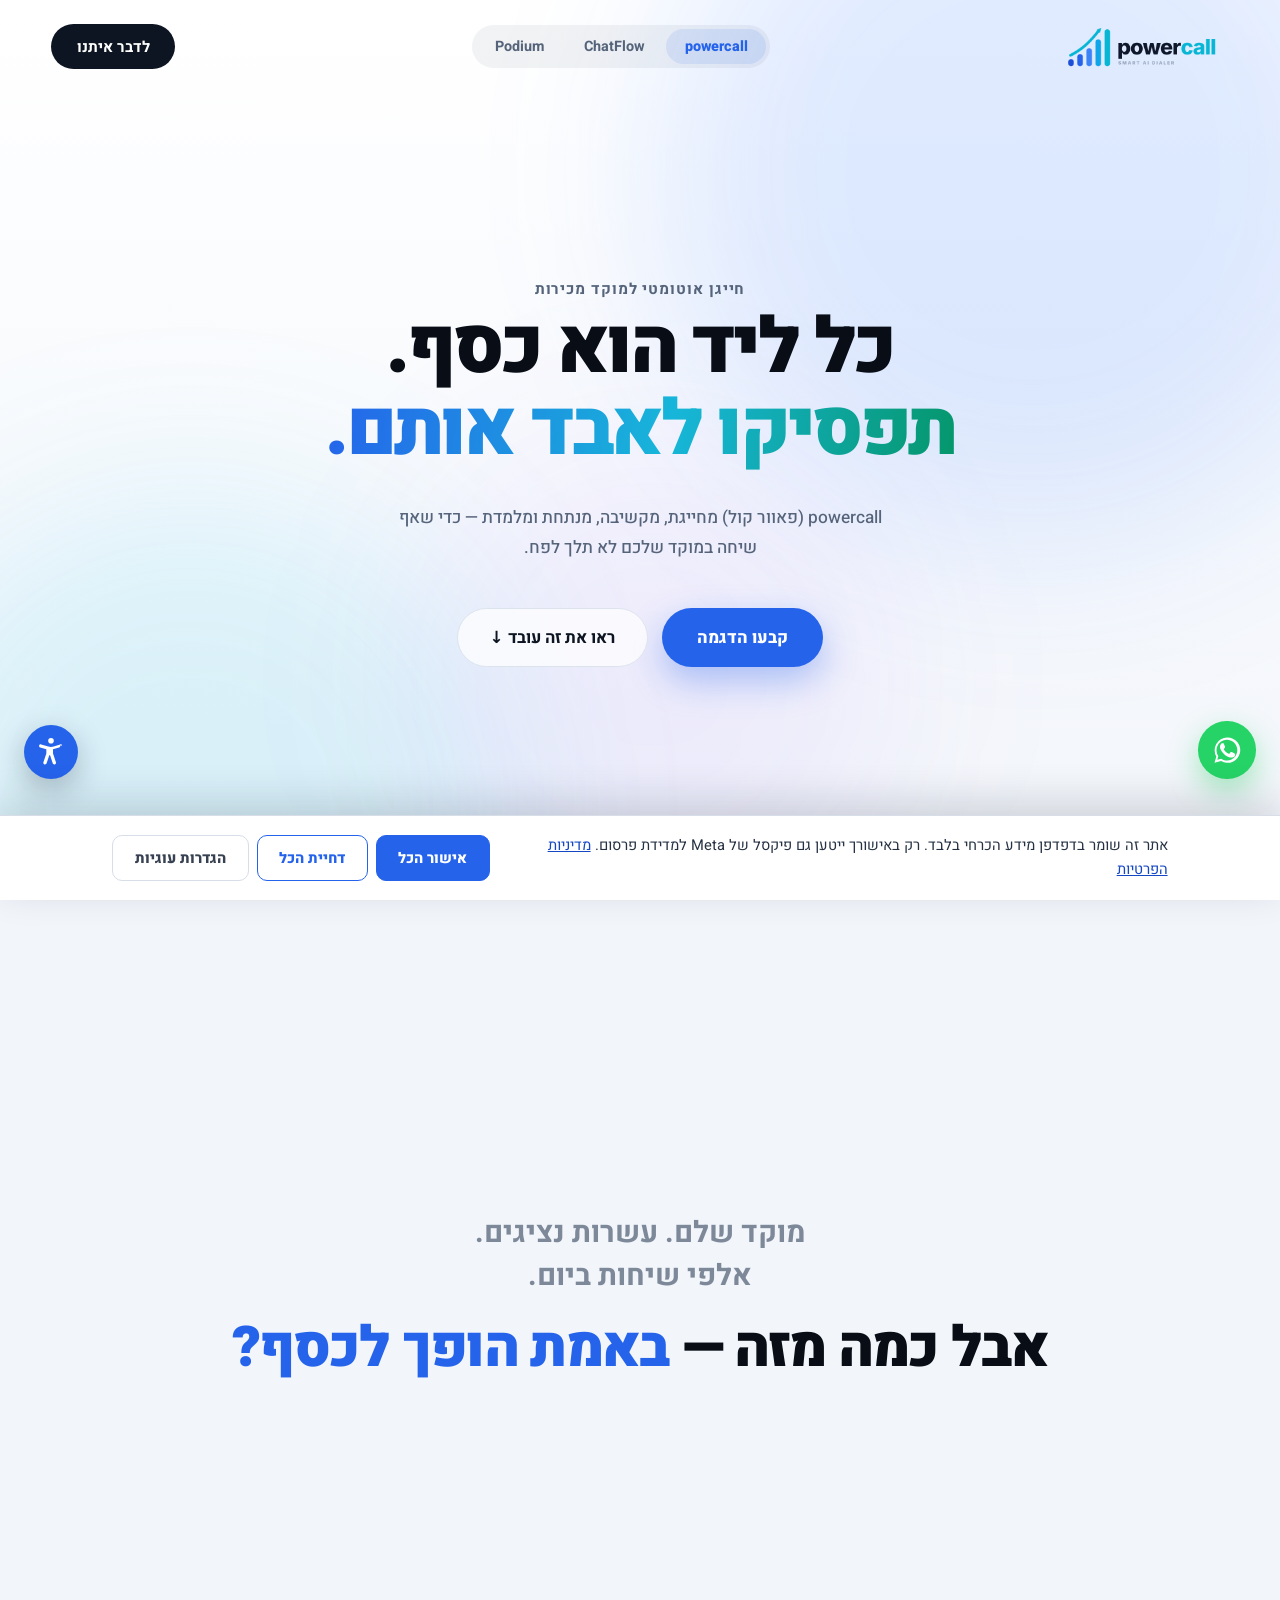
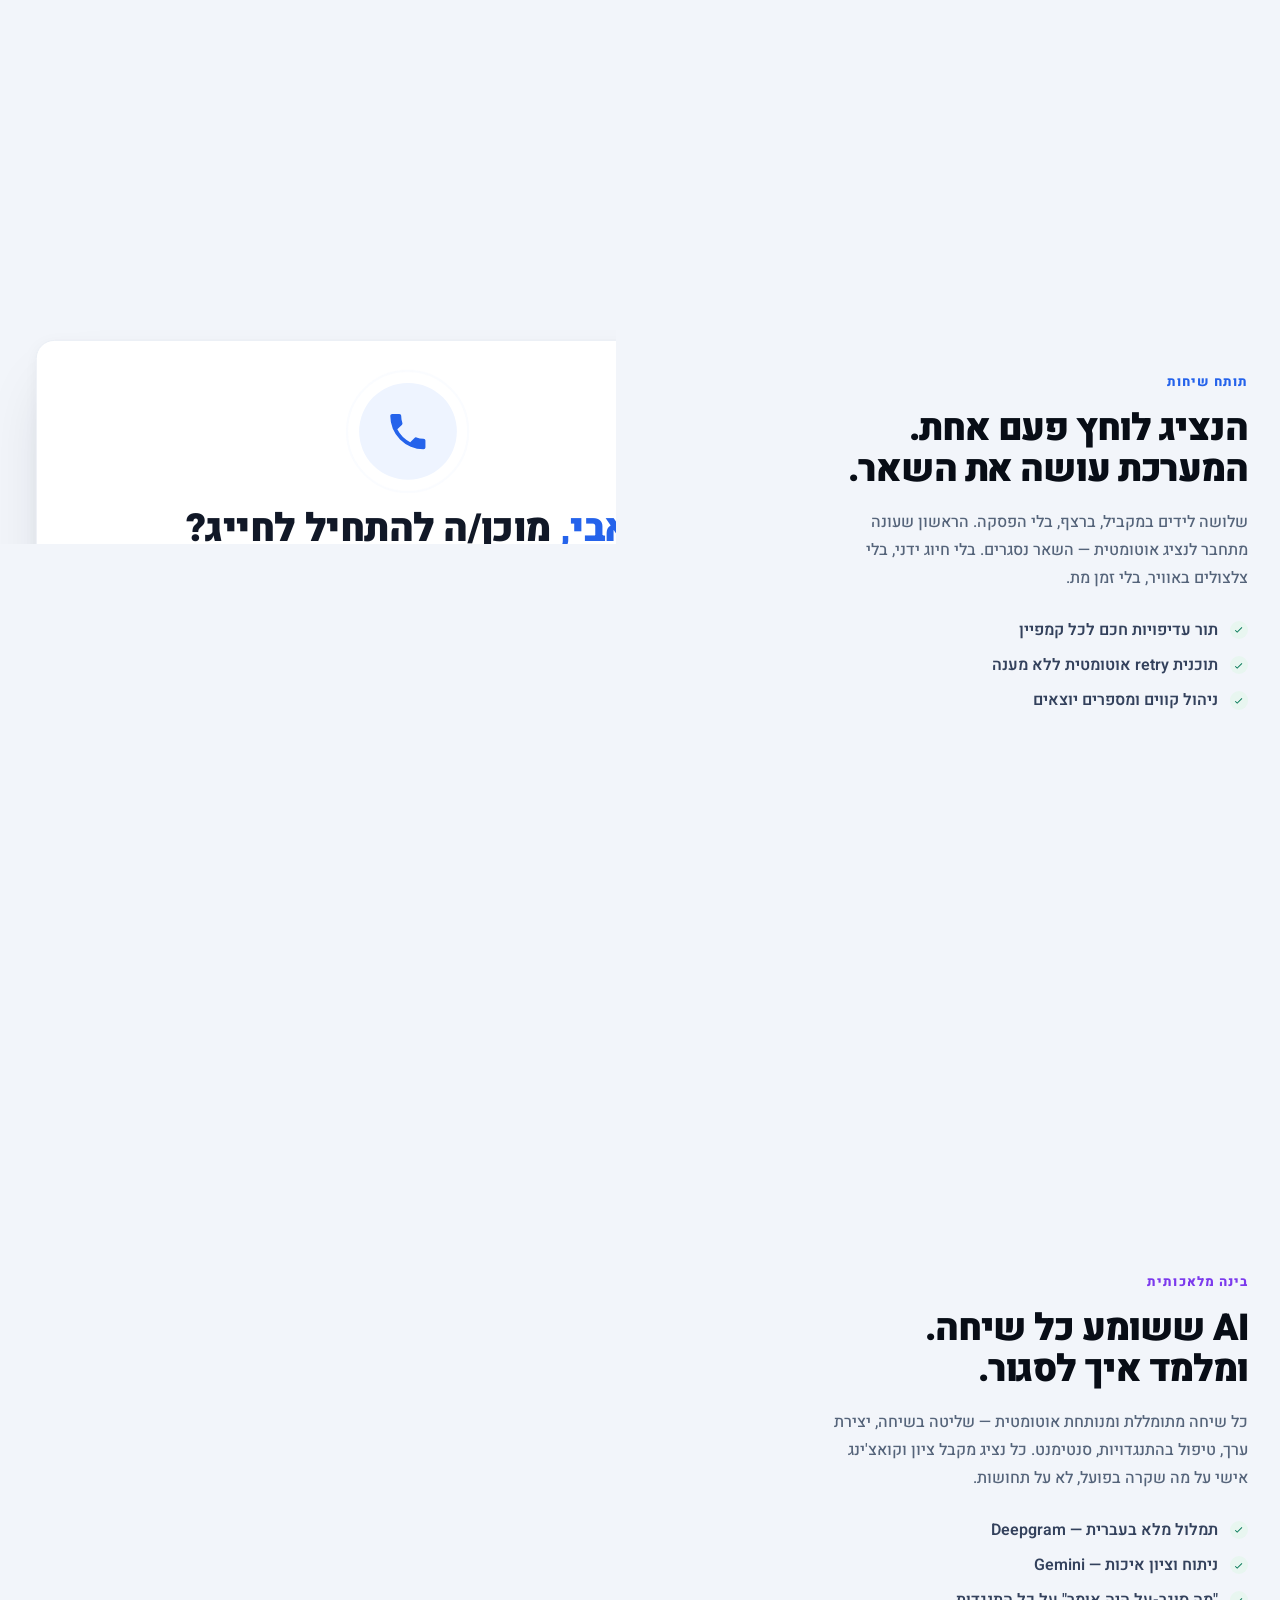
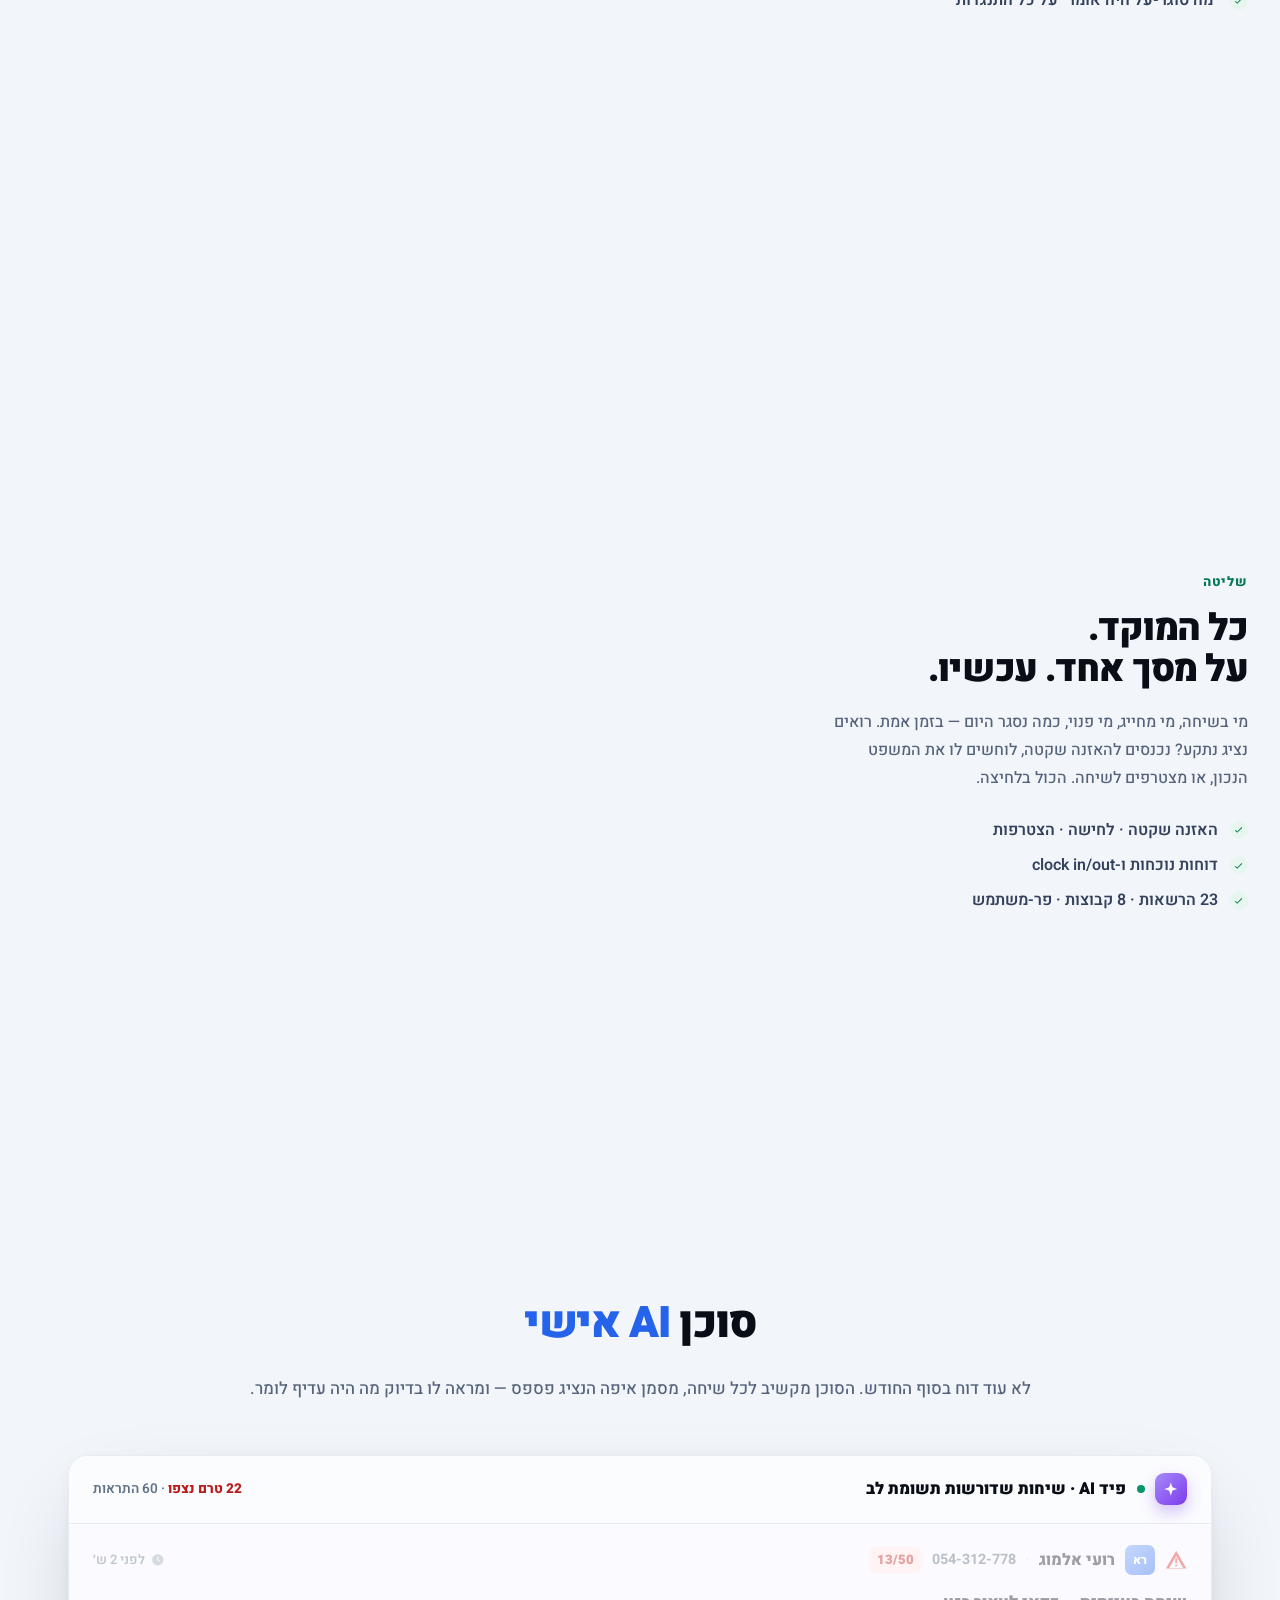
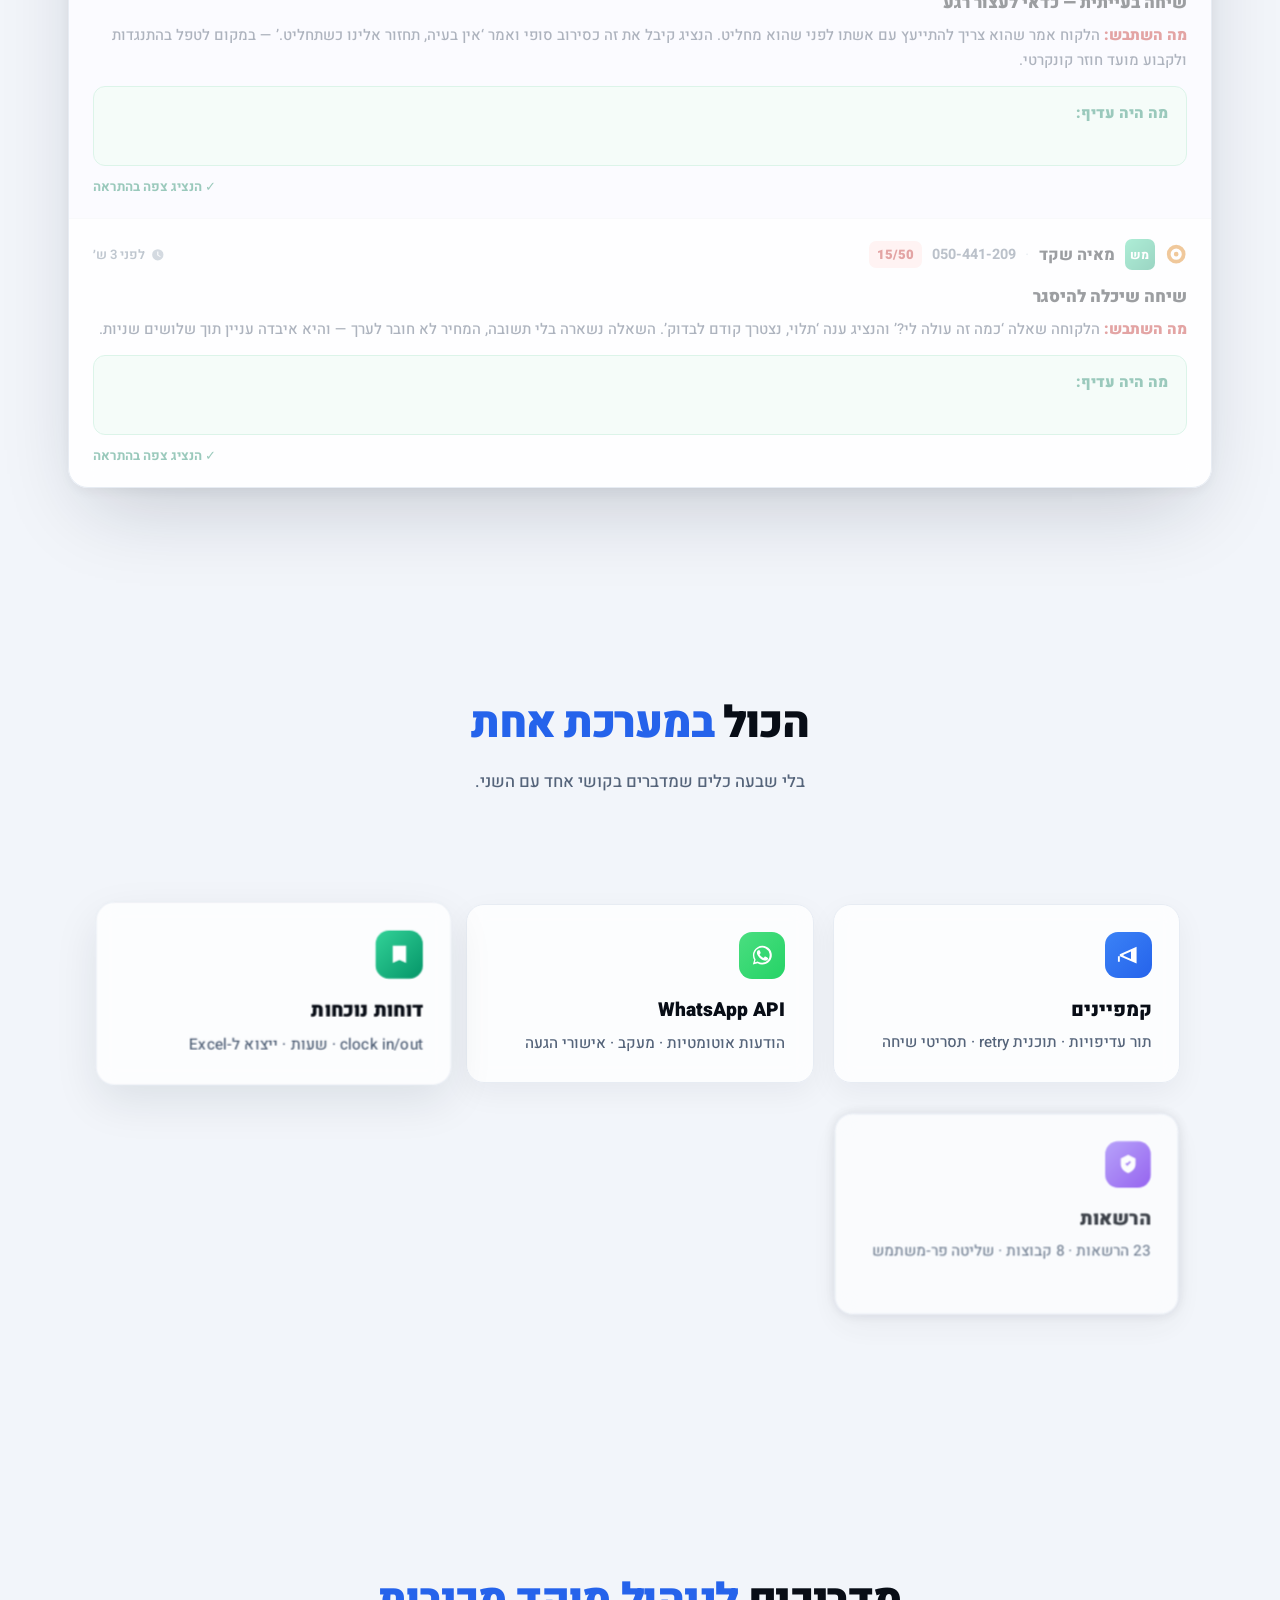
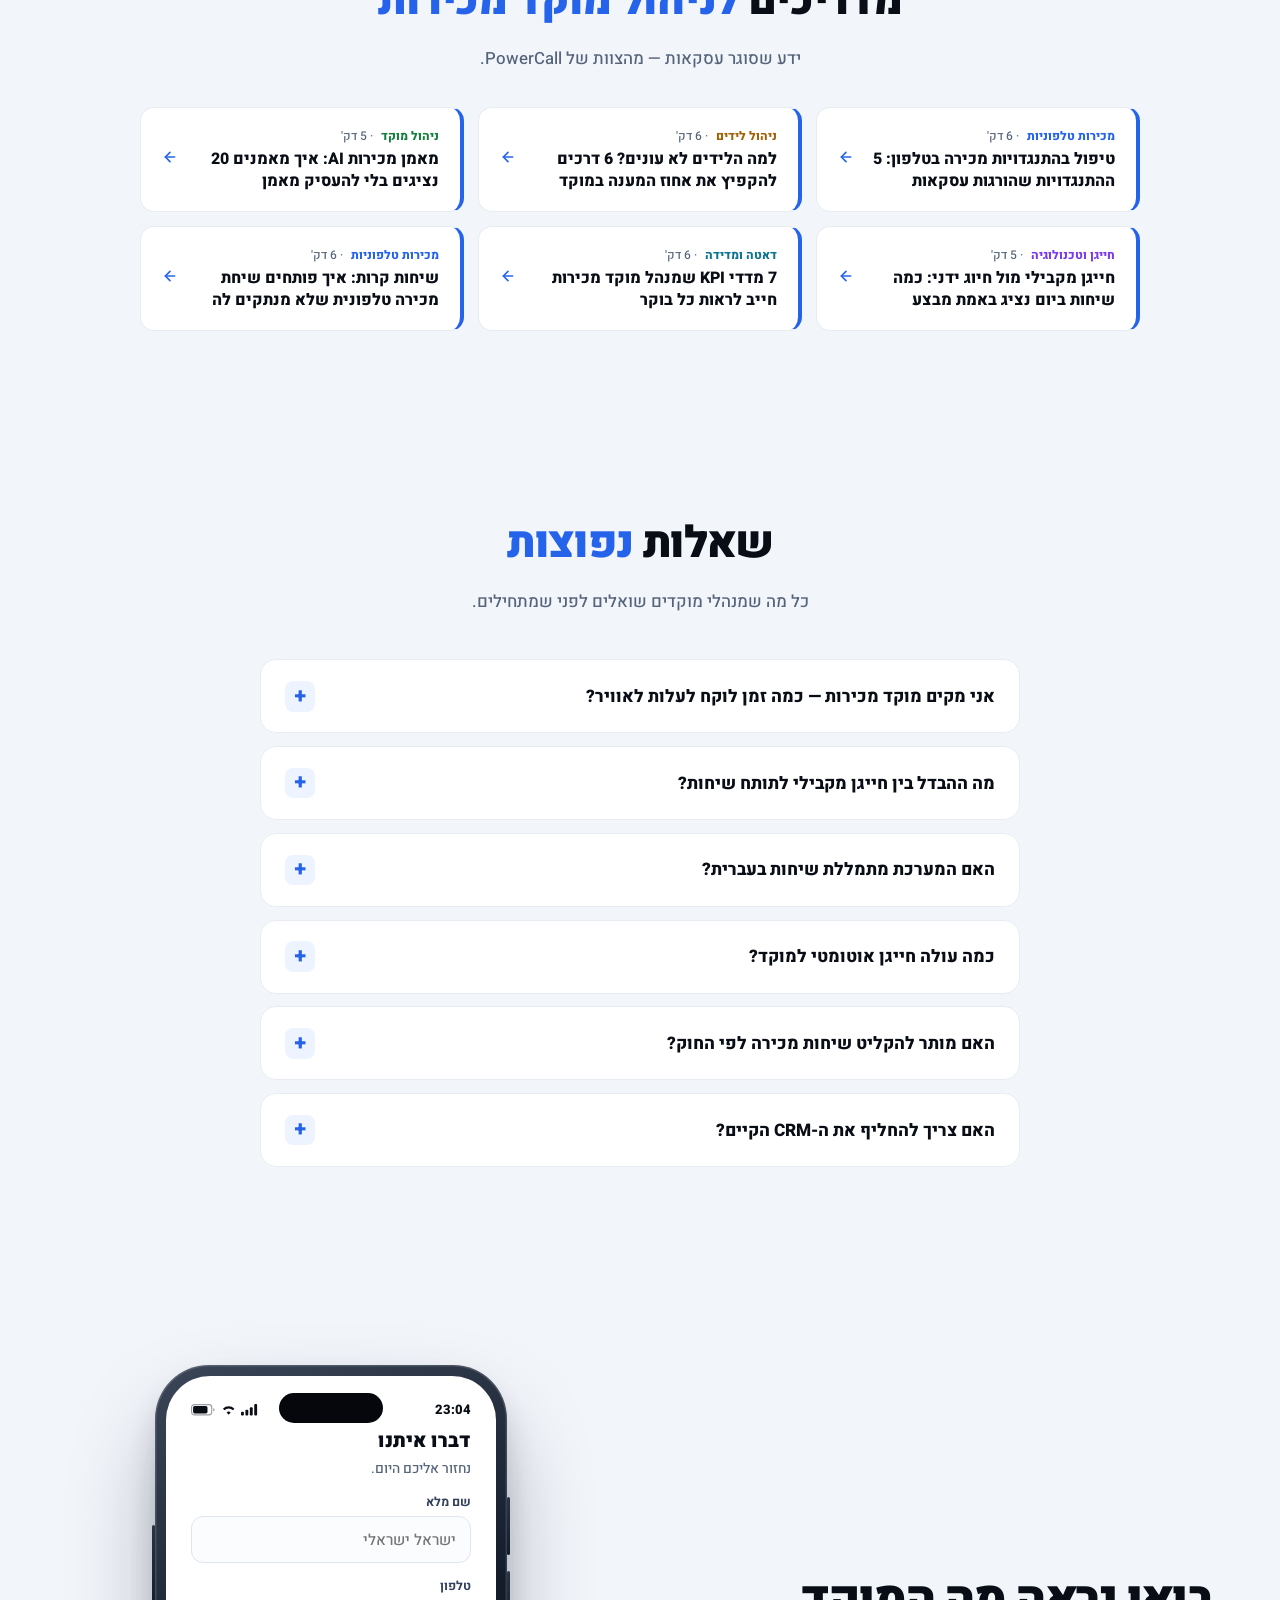
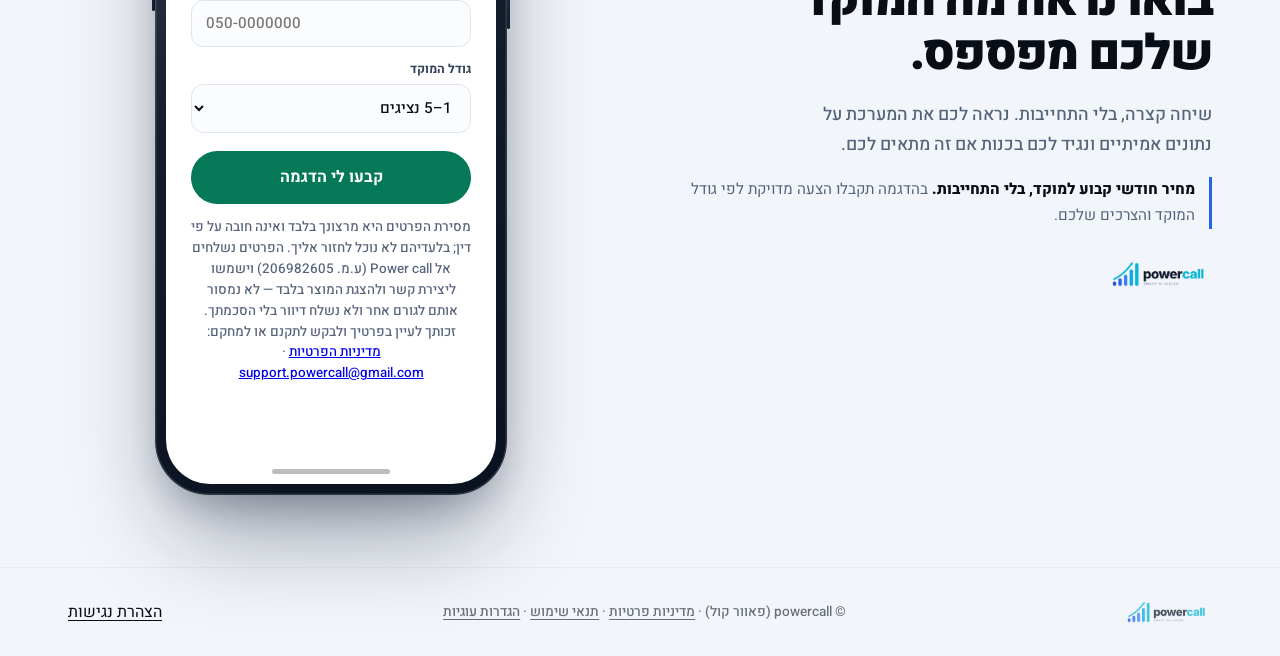
<file: index.html>
<!doctype html>
<html lang="he" dir="rtl">
<head>
<meta charset="utf-8" />
<script>/* duplicate-host guard: powercall-site.onrender.com and an old Netlify
   preview also serve this site. Sends those visitors to the real domain. A path
   based platform redirect rule cannot express a host condition and would loop on
   the real domain, so the check lives here. It can never be true on powercall.co.il. */
(function(){try{var h=location.hostname;
  if(h.indexOf('.onrender.com')>-1||h.indexOf('.netlify.app')>-1){
    location.replace('https://www.powercall.co.il'+location.pathname+location.search+location.hash);}
}catch(e){}})();</script>
<meta name="viewport" content="width=device-width, initial-scale=1" />
<meta name="google-site-verification" content="BqjwBoBdwHbtAyvV4DbVSB4HoItnR886jobcERTsp8o">
<title>חייגן אוטומטי למוקד מכירות עם CRM וניתוח AI | PowerCall</title>
<meta name="description" content="PowerCall (פאוור קול) — חייגן אוטומטי עם CRM מובנה למוקד מכירות, תמלול בעברית וניתוח שיחות AI. הדגמה חינם, בלי התקנות.">
<meta name="keywords" content="חייגן חכם, חייגן מקבילי, חייגן אוטומטי, מערכת חייגן, תותח שיחות, CRM למוקד מכירות, ניתוח שיחות AI, מאמן מכירות AI, ניהול מוקד מכירות" />
<link rel="canonical" href="https://www.powercall.co.il/" />
<meta name="robots" content="index, follow" />
<meta property="og:type" content="website" />
<meta property="og:locale" content="he_IL" />
<meta property="og:url" content="https://www.powercall.co.il/" />
<meta property="og:title" content="PowerCall — חייגן חכם למוקדי מכירות" />
<meta property="og:description" content="חייגן מקבילי, CRM לניהול לידים וניתוח שיחות AI למוקדי מכירות — הכל בדפדפן. בקשו הדגמה חינם." />
<meta property="og:image" content="https://www.powercall.co.il/og-default.png" />
<meta property="og:site_name" content="PowerCall" />
<meta name="twitter:card" content="summary_large_image" />
<meta name="twitter:image" content="https://www.powercall.co.il/og-default.png" />
<link rel="icon" href="/favicon.svg" type="image/svg+xml">
<link rel="icon" href="/favicon-48.png" sizes="48x48" type="image/png">
<link rel="apple-touch-icon" href="/apple-touch-icon.png">
<script type="application/ld+json">
{"@context":"https://schema.org","@type":"Organization","name":"PowerCall","alternateName":["פאוור קול","פאואר קול","פאוורקול","פאורקול"],"url":"https://www.powercall.co.il","logo":"https://www.powercall.co.il/og-default.png","description":"חייגן חכם, CRM ומאמן מכירות AI למוקדי מכירות בישראל.","areaServed":"IL","contactPoint":{"@type":"ContactPoint","telephone":"+972-53-3464288","contactType":"sales","availableLanguage":["Hebrew"]}}
</script>
<script type="application/ld+json">
{"@context":"https://schema.org","@type":"FAQPage","mainEntity":[{"@type":"Question","name":"אני מקים מוקד מכירות — כמה זמן לוקח לעלות לאוויר?","acceptedAnswer":{"@type":"Answer","text":"יום עבודה אחד. המערכת פועלת בדפדפן — כל מה שצריך זה אוזניות וחיבור אינטרנט, בלי מרכזייה ובלי התקנות."}},{"@type":"Question","name":"מה ההבדל בין חייגן מקבילי לתותח שיחות?","acceptedAnswer":{"@type":"Answer","text":"זה אותו רעיון — תותח שיחות הוא השם העממי. החייגן המקבילי של PowerCall מחייג לכמה לידים בו-זמנית, מעביר לנציג רק שיחות שנענו, ומוסיף CRM וניתוח שיחות AI."}},{"@type":"Question","name":"האם המערכת מתמללת שיחות בעברית?","acceptedAnswer":{"@type":"Answer","text":"כן. התמלול והניתוח בנויים לעברית מדוברת של שיחות מכירה בישראל, כולל סלנג ודיבור מהיר."}},{"@type":"Question","name":"כמה עולה חייגן אוטומטי למוקד?","acceptedAnswer":{"@type":"Answer","text":"מחיר חודשי קבוע למוקד, בלי התחייבות. בהדגמה תקבלו הצעה מדויקת."}},{"@type":"Question","name":"האם מותר להקליט שיחות מכירה לפי החוק?","acceptedAnswer":{"@type":"Answer","text":"כן — בישראל צד לשיחה רשאי להקליט אותה. ההקלטות נשמרות מוצפנות וזמינות למורשים בלבד."}},{"@type":"Question","name":"האם צריך להחליף את ה-CRM הקיים?","acceptedAnswer":{"@type":"Answer","text":"לא חייבים. PowerCall כוללת CRM מלא, אבל אפשר גם לייבא ולייצא לידים מהמערכות הקיימות."}}]}
</script>
<link rel="preload" href="/fonts/Heebo-400-hebrew.woff2" as="font" type="font/woff2" crossorigin>
<link rel="stylesheet" href="/fonts/heebo.css">
<script src="./gsap.min.js"></script>
<script src="./scrolltrigger.min.js"></script>
<style>
/* =========================================================================
   powercall — landing page
   One idea carries the whole thing: the logo is made of the customer's leads.
   It assembles in the dark, light floods in, and the particles fall into a
   field that lives under the hero. The product's own UI appears only later,
   as proof — never as the opening act.
   ========================================================================= */

  * { margin: 0; padding: 0; box-sizing: border-box; }
  :root {
    --a11y-accent: #2563eb;   /* the accessibility widget stays powercall-blue on EVERY page — a11y furniture the visitor learns to recognise, not per-product branding */
    --ink:     #080d16;
    --ink-2:   #33415c;
    --muted:   #55647a;
    --line:    #e7ecf3;
    --blue:    #2563eb;
    --green:   #047857;
    --violet:  #7c3aed;
    --radius:  22px;
    --shadow:  0 40px 80px -20px rgba(15, 27, 46, 0.14), 0 6px 20px rgba(15, 27, 46, 0.05);
  }
  /* Both the oversized panel canvases and the intro art overflow sideways.
     `clip` contains them without creating a scroll container — `hidden` would
     break `position: sticky` on the feature stage. */
  html { scroll-behavior: smooth; overflow-x: clip; }
  body {
    font-family: "Heebo", system-ui, sans-serif;
    color: var(--ink);
    /* #05070d was the dark version's canvas. The page is light now, and on iOS
       any unpainted tile (fast scroll over a heavy section) and the overscroll
       bounce show THIS raw color — a sudden near-black screen over light
       content. Match the sky-light ground instead, so a missed tile is
       invisible. Nothing renders this except those two failure paths. */
    background: #f2f5fa;
    -webkit-font-smoothing: antialiased;
    overflow-x: clip;
  }

  /* ---------------- the living backdrop ----------------
     Fixed behind everything. Sections are transparent and ride on top of it,
     so the page reads as one continuous surface rather than stacked bands. */
  .bg { position: fixed; inset: 0; z-index: -2; pointer-events: none; overflow: hidden; }
  .sky { position: absolute; inset: 0; }
  .sky-dark { background: #05070d; }
  .sky-dark .bloom { position: absolute; border-radius: 50%; filter: blur(80px) saturate(1.4); will-change: transform; }
  .d1 { width: 55vw; height: 55vw; top: -12vw; right: -6vw; background: rgba(37, 99, 235, 0.50); }
  .d2 { width: 48vw; height: 48vw; bottom: -16vw; left: -8vw; background: rgba(23, 182, 217, 0.42); }
  .d3 { width: 38vw; height: 38vw; top: 24vw; left: 26vw; background: rgba(124, 58, 237, 0.34); }

  .sky-light { background: linear-gradient(180deg, #ffffff 0%, #f8fafd 50%, #f2f5fa 100%); }
  .sky-light .bloom { position: absolute; border-radius: 50%; filter: blur(90px) saturate(1.2); will-change: transform; }
  /* pale on purpose: three hues max, kept faint enough that body text never
     drops below AA as they drift underneath it */
  .l1 { width: 58vw; height: 58vw; top: -16vw; right: -10vw; background: rgba(37, 99, 235, 0.13); }
  .l2 { width: 50vw; height: 50vw; bottom: -18vw; left: -10vw; background: rgba(23, 182, 217, 0.11); }
  .l3 { width: 38vw; height: 38vw; top: 34vw; left: 32vw; background: rgba(124, 58, 237, 0.06); }

  .grain {
    position: absolute; inset: -50%; opacity: 0.09; mix-blend-mode: overlay;
    background-image: url("data:image/svg+xml,%3Csvg xmlns='http://www.w3.org/2000/svg' width='220' height='220'%3E%3Cfilter id='n'%3E%3CfeTurbulence type='fractalNoise' baseFrequency='0.82' numOctaves='3' stitchTiles='stitch'/%3E%3C/filter%3E%3Crect width='220' height='220' filter='url(%23n)' opacity='0.5'/%3E%3C/svg%3E");
  }

  #fx { position: fixed; inset: 0; width: 100%; height: 100%; z-index: -1; display: block; }

  /* The reveal flash. A dark→light cross-fade can only pass through grey mud —
     white at 50% over a dark aurora is, definitionally, grey. So the swap
     happens inside a flash of light and is never seen. */
  .flash {
    position: fixed; inset: 0; opacity: 0; pointer-events: none; z-index: 90;
    background: radial-gradient(65% 65% at 50% 50%, #ffffff 0%, #eaf1ff 100%);
  }

  section { position: relative; }
  .wrap { max-width: 1240px; margin: 0 auto; padding-inline: clamp(1.25rem, 4vw, 3rem); }

  /* ---------------- nav ---------------- */
  .nav {
    position: fixed; inset-block-start: 0; inset-inline: 0; z-index: 60;
    display: flex; align-items: center; justify-content: space-between; gap: 1rem;
    padding: 1.5rem clamp(1.25rem, 4vw, 3.5rem);
    opacity: 0; transition: background .3s ease, box-shadow .3s ease, padding .3s ease;
  }
  .nav.stuck {
    background: rgba(255, 255, 255, 0.78);
    backdrop-filter: saturate(180%) blur(14px);
    box-shadow: 0 1px 0 rgba(15, 27, 46, 0.06);
    padding-block: 0.8rem;
  }
  /* the product switcher — three pills, the active one wearing its product's
     colour. Shared shape with chatflow.html and podium.html; only .on differs. */
  .swap { display: flex; align-items: center; gap: 0.2rem; padding: 0.25rem;
          background: rgba(15, 27, 46, 0.05); border-radius: 999px; }
  .swap a {
    font-family: inherit; font-size: 0.9rem; font-weight: 700; text-decoration: none;
    padding: 0.45rem 1.15rem; border-radius: 999px; color: var(--muted);
    transition: color .18s ease, background .18s ease;
  }
  .swap a:hover { color: var(--ink); }
  .swap a.on { font-weight: 800; color: var(--blue); background: rgba(37, 99, 235, 0.10); }
  .nav.stuck .swap { background: rgba(15, 27, 46, 0.07); }
  /* the phone form of the switcher — see the 700px block */
  .swapMini { display: none; }
  .brand { display: flex; align-items: center; gap: 1rem; }
  /* condenses once the nav goes solid, so it reads big on arrival without
     eating the viewport for the rest of the page */
  .brand img { height: 42px; display: block; transition: height .3s ease; }
  .nav.stuck .brand img { height: 34px; }
  .btn {
    font-family: inherit; font-weight: 700; border: 0; border-radius: 999px; cursor: pointer;
    text-decoration: none; display: inline-flex; align-items: center; justify-content: center; gap: 0.5rem;
    transition: transform .18s ease, background .18s ease, box-shadow .18s ease;
  }
  .btn-dark { color: #fff; background: #0d1522; padding: 0.72rem 1.6rem; font-size: 0.95rem; }
  .btn-dark:hover { background: #1b2740; transform: translateY(-1px); }

  /* ---------------- hero ---------------- */
  .hero {
    min-height: 100vh; display: flex; flex-direction: column;
    align-items: center; justify-content: center; text-align: center;
    padding: 7rem 1.5rem 4rem;
  }
  /* generous vertical rhythm — the hero should breathe, not stack */
  h1 {
    font-size: clamp(2.6rem, 6vw, 6.4rem);
    font-weight: 900; letter-spacing: -0.04em; line-height: 1.06; opacity: 0;
  }
  h1 .grad {
    background: linear-gradient(100deg, #2563eb, #17b6d9 55%, #059669);
    -webkit-background-clip: text; background-clip: text; color: transparent;
  }
  .sub { margin-top: clamp(2rem, 3.4vh, 3.2rem); font-size: clamp(1rem, 1.35vw, 1.45rem); font-weight: 500; color: var(--muted); line-height: 1.75; max-width: 52ch; opacity: 0; }
  .acts { margin-top: clamp(2.8rem, 4.6vh, 4.2rem); display: flex; gap: 0.9rem; flex-wrap: wrap; justify-content: center; opacity: 0; }
  /* the one blue thing above the fold — the shadow is tinted to match, because a
     neutral drop shadow under a saturated button reads as a sticker on the page */
  .b1 { font-size: 1.05rem; font-weight: 800; color: #fff; background: var(--blue); padding: 1rem 2.2rem; box-shadow: 0 14px 34px rgba(37, 99, 235, 0.34); }
  .b1:hover { background: #1d4fd8; transform: translateY(-2px); }
  .b2 { font-size: 1.05rem; color: #0d1522; background: rgba(255,255,255,0.72); border: 1px solid #dde3ec; padding: 1rem 2rem; backdrop-filter: blur(8px); }
  .b2:hover { transform: translateY(-2px); }

  /* ---------------- the question ---------------- */
  .question { min-height: 88vh; display: grid; place-items: center; text-align: center; padding: 8rem 1.5rem; }
  /* #94a2b4 gave 2.38:1 on the pale ground — below the 3:1 that large text
     needs (WCAG 1.4.3). #7d8899 is the same grey, dark enough to pass at 3.28. */
  .qsmall { font-size: clamp(1.3rem, 2.3vw, 2.3rem); font-weight: 700; color: #7d8899; line-height: 1.45; }
  .qbig { margin-top: 1.2rem; font-size: clamp(2rem, 4.4vw, 4.6rem); font-weight: 900; letter-spacing: -0.03em; line-height: 1.12; }
  .qbig em { font-style: normal; color: var(--blue); }

  /* ---------------- feature sequence ---------------- */
  .seqGrid {
    max-width: 1720px; margin: 0 auto; padding-inline: clamp(1rem, 2.5vw, 2rem);
    display: grid; grid-template-columns: 1fr 1.75fr; gap: clamp(1.5rem, 2.8vw, 3.2rem); align-items: start;
  }
  .step { min-height: 100vh; display: flex; flex-direction: column; justify-content: center; padding-block: 4rem; }
  .stepKicker { font-size: 0.82rem; font-weight: 800; letter-spacing: 0.08em; color: var(--blue); text-transform: uppercase; margin-bottom: 1rem; }
  .step:nth-child(2) .stepKicker { color: var(--violet); }
  .step:nth-child(3) .stepKicker { color: var(--green); }
  .stepTitle { font-size: clamp(1.8rem, 2.9vw, 3.1rem); font-weight: 900; letter-spacing: -0.03em; line-height: 1.12; }
  .stepBody { margin-top: 1.1rem; font-size: clamp(1rem, 1.15vw, 1.24rem); color: var(--muted); line-height: 1.75; font-weight: 500; max-width: 46ch; }
  .stepList { margin-top: 1.6rem; display: flex; flex-direction: column; gap: 0.7rem; }
  .stepList li { list-style: none; display: flex; align-items: center; gap: 0.7rem; font-size: 1rem; font-weight: 600; color: var(--ink-2); }
  .tick { width: 1.15rem; height: 1.15rem; flex: none; border-radius: 50%; background: #e8f6f0; display: grid; place-items: center; }
  .tick svg { width: 0.7rem; height: 0.7rem; fill: var(--green); }

  .stageCol { position: sticky; top: 0; height: 100vh; display: flex; align-items: center; }
  .stageInner { position: relative; width: 100%; }
  /* No base transform here: GSAP animates y on this element and would overwrite
     any translate used for centring. Centring is the grid's job. */
  .seqPanel { position: absolute; inset: 0; display: grid; place-items: center; opacity: 0; will-change: opacity, transform; }
  /* min-width:0 is load-bearing: as a grid item this would otherwise take
     min-width:auto, resolve to the 1920px canvas's min-content size, report a
     1920px width, and silently poison every scale factor below. */
  .scaler { position: relative; width: 100%; min-width: 0; display: flex; justify-content: center; }
  .canvas { flex: none; width: 1920px; transform-origin: top center; container-type: inline-size; }

  /* ---------------- AI agent feed ----------------
     A real screen from the product: every call scored, what went wrong in red,
     what to say instead in green. */
  .agent { padding: clamp(5rem, 11vh, 9rem) 0; }
  /* the head needs room to breathe before the panel */
  .agent .secHead { margin-bottom: clamp(3rem, 6vh, 5rem); }
  .agent .secHead p { margin-top: 1.3rem; }
  .feed {
    background: rgba(255,255,255,0.9); backdrop-filter: blur(12px);
    border: 1px solid var(--line); border-radius: 20px; overflow: hidden;
    box-shadow: 0 34px 80px -20px rgba(15, 27, 46, 0.20), 0 4px 14px rgba(15, 27, 46, 0.05);
  }
  .feedHead {
    display: flex; align-items: center; justify-content: space-between; gap: 1rem;
    padding: 1.1rem 1.5rem; border-bottom: 1px solid var(--line); background: #fbfcfe;
  }
  .feedTitle { display: flex; align-items: center; gap: 0.65rem; font-size: 1.02rem; font-weight: 900; }
  .feedIc { width: 2rem; height: 2rem; border-radius: 9px; background: linear-gradient(135deg,#a78bfa,#7c3aed);
            display: grid; place-items: center; flex: none; box-shadow: 0 7px 16px rgba(124,58,237,0.3); }
  .feedIc svg { width: 1.1rem; height: 1.1rem; fill: #fff; }
  .livedotSm { width: 0.5rem; height: 0.5rem; border-radius: 50%; background: #059669; flex: none; }
  .feedMeta { font-size: 0.85rem; font-weight: 600; color: #94a2b4; white-space: nowrap; }
  .feedMeta b { color: #b91c1c; font-weight: 800; }

  .fItem { padding: 1.3rem 1.5rem; border-bottom: 1px solid #eef1f6; }
  .fItem:last-child { border-bottom: 0; }
  /* not yet seen by the agent — the row itself carries the flag */
  .fItem.unread { background: #f6f5fe; }
  .fTop { display: flex; align-items: center; justify-content: space-between; gap: 1rem; flex-wrap: wrap; }
  .fWho { display: flex; align-items: center; gap: 0.6rem; }
  .fFlag { width: 1.4rem; height: 1.4rem; flex: none; display: grid; place-items: center; }
  .fFlag svg { width: 100%; height: 100%; }
  .fFlag.bad svg { fill: #dc2626; }
  .fFlag.miss svg { fill: #d97706; }
  .fAv { width: 1.9rem; height: 1.9rem; border-radius: 7px; display: grid; place-items: center;
         color: #fff; font-weight: 800; font-size: 0.75rem; flex: none; }
  .fName { font-size: 1rem; font-weight: 800; }
  .fSep { color: #cbd5e1; }
  .fPhone { font-size: 0.9rem; font-weight: 700; color: #55647a; direction: ltr; font-variant-numeric: tabular-nums; }
  .fScore { font-size: 0.82rem; font-weight: 900; padding: 0.2rem 0.5rem; border-radius: 7px;
            direction: ltr; font-variant-numeric: tabular-nums; }
  .fScore.bad { background: #fee2e2; color: #b91c1c; }
  .fScore.mid { background: #fee2e2; color: #b91c1c; }
  .fTime { display: flex; align-items: center; gap: 0.35rem; font-size: 0.82rem; font-weight: 600; color: #94a2b4; white-space: nowrap; }
  .fTime svg { width: 0.85rem; height: 0.85rem; fill: #94a2b4; }

  .fTitle { margin-top: 0.9rem; font-size: 1.05rem; font-weight: 900; }
  .fWrong { margin-top: 0.5rem; font-size: 0.93rem; line-height: 1.7; color: var(--ink-2); font-weight: 500; }
  .fWrong b { color: #b91c1c; font-weight: 900; }
  .fRight {
    position: relative;
    margin-top: 0.8rem; background: #e7f8f0; border: 1px solid #a7e3c9; border-radius: 12px;
    padding: 0.85rem 1.1rem; font-size: 0.93rem; line-height: 1.7; color: var(--ink); font-weight: 500;
  }
  /* ---- the analysis pass ----
     Sits over the (still transparent) suggestion while the AI "listens". It is a
     waveform because that is literally what is being analysed — a phone call. */
  .scan {
    position: absolute; inset: 0; border-radius: 12px; background: #e7f8f0;
    display: flex; flex-direction: column; align-items: center; justify-content: center;
    gap: 0.45rem; opacity: 0; pointer-events: none;
  }
  .scanWave { position: relative; display: flex; align-items: center; gap: 2px; height: 26px; }
  .scanWave i { width: 2px; border-radius: 1px; background: #b9e6d2; flex: none; }
  .scanWave i.done { background: #059669; }
  .scanBeam {
    position: absolute; top: -3px; bottom: -3px; right: 0; width: 2px;
    background: linear-gradient(180deg, transparent, #047857 22%, #047857 78%, transparent);
    box-shadow: 0 0 10px 2px rgba(4, 120, 87, 0.45);
  }
  .scanLabel { display: flex; align-items: center; gap: 0.4rem; font-size: 0.8rem; font-weight: 800; color: #047857; }
  .scanLabel svg { width: 0.8rem; height: 0.8rem; fill: #047857; }
  .scanDots::after { content: "…"; }
  .fRight b { color: #047857; font-weight: 900; }
  .fSeen { margin-top: 0.7rem; text-align: left; font-size: 0.82rem; font-weight: 700; color: #047857; }

  /* Every character is laid out from the start and merely transparent. Appending
     text instead would grow the green box mid-sentence and shove the card below
     it down the page on every keystroke. */
  .typeIn .ch { opacity: 0; }
  /* the caret is a box-shadow on the leading edge of the last typed character —
     in RTL that is its left side. A real element would nudge the layout. */
  @keyframes tCaret { 0%, 49% { box-shadow: -2px 0 0 0 #047857; } 50%, 100% { box-shadow: none; } }
  .typeIn .ch.cur { animation: tCaret 0.8s steps(1) infinite; }
  /* the card being written gets the floor; the other waits its turn */
  .fItem { transition: none; }

  @media (max-width: 700px) {
    .feedMeta, .fTime { display: none; }
    .fPhone { display: none; }
  }

  /* ---------------- modules: six squares that become one system ----------------
     Plays on arrival, on its own clock — the reader shouldn't have to grind a
     scrollbar to watch it. Hovering the merged core fans the six back out on
     wires, so anyone who missed the reveal can still read what's inside. */
  .one { position: relative; min-height: 100vh; display: flex; flex-direction: column;
         align-items: center; justify-content: center; padding: clamp(5rem, 10vh, 8rem) clamp(1.25rem, 4vw, 3rem); }
  .secHead { text-align: center; }
  .secHead h2 { font-size: clamp(1.9rem, 3.4vw, 3.2rem); font-weight: 900; letter-spacing: -0.03em; }
  .secHead h2 .hl { color: var(--blue); }
  .secHead p { margin-top: 0.9rem; color: var(--muted); font-size: 1.05rem; font-weight: 500; }
  .oneStage { position: relative; width: 100%; max-width: 1080px; height: clamp(450px, 62vh, 600px); margin-top: clamp(1.5rem, 3.5vh, 2.5rem); }
  .modGrid { position: absolute; inset: 0; display: grid; grid-template-columns: repeat(3, 1fr);
             grid-template-rows: repeat(2, min-content); gap: 1.2rem; align-content: center; z-index: 2; }
  /* wires run beneath the cards and the core, so they read as emerging from
     behind each surface instead of stopping awkwardly at its edge */
  .wires { position: absolute; inset: 0; width: 100%; height: 100%; z-index: 1; pointer-events: none; opacity: 0; overflow: visible; }
  /* dasharray sums to 16; the flow tween walks dashoffset exactly one period so
     the loop is seamless. Drawn core→card, so a rising offset reads as travel
     from the card toward the core. */
  .wires line { stroke: rgba(37, 99, 235, 0.5); stroke-width: 1.75; stroke-dasharray: 9 7; }
  .mod {
    background: rgba(255,255,255,0.78); backdrop-filter: blur(10px);
    border: 1px solid var(--line); border-radius: 18px; padding: 1.7rem;
    box-shadow: 0 10px 30px rgba(15, 27, 46, 0.05);
    opacity: 0;
    /* no :hover transform here — GSAP owns this element's transform */
  }
  .modIc { width: 2.9rem; height: 2.9rem; border-radius: 13px; display: grid; place-items: center; margin-bottom: 1.1rem; }
  .modIc svg { width: 1.4rem; height: 1.4rem; fill: #fff; }
  .modT { font-size: 1.2rem; font-weight: 900; }
  .modD { margin-top: 0.4rem; font-size: 0.95rem; color: var(--muted); font-weight: 500; line-height: 1.6; }

  .oneCore { position: absolute; inset: 0; display: grid; place-items: center; opacity: 0; pointer-events: none; z-index: 3; }
  /* Registering the angle lets the browser interpolate it as an angle; a plain
     custom property would jump from 0 to 360 instead of sweeping. */
  @property --ang { syntax: "<angle>"; initial-value: 0deg; inherits: false; }
  @keyframes coreSpin { to { --ang: 360deg; } }
  .coreCard {
    /* Two backgrounds: white clipped to the padding box, the conic clipped to
       the border box. The border is transparent, so the gradient shows only in
       that 2px ring — no pseudo-element, no z-index games. */
    border: 3.5px solid transparent; border-radius: 26px;
    background:
      linear-gradient(#fff, #fff) padding-box,
      conic-gradient(from var(--ang),
        #2563eb, #0891b2, #059669, #d97706, #db2777, #7c3aed, #2563eb) border-box;
    padding: clamp(2rem, 4vw, 3rem) clamp(2.4rem, 5vw, 4.2rem); text-align: center;
    box-shadow: 0 50px 110px -20px rgba(15, 27, 46, 0.32), 0 0 110px rgba(37, 99, 235, 0.14);
    pointer-events: auto; cursor: default;
  }
  /* only spun once the core is actually on screen — a conic gradient repaints
     every frame and there is no sense burning that while it is invisible */
  .coreCard.lit { animation: coreSpin 4.5s linear infinite; }
  @media (prefers-reduced-motion: reduce) { .coreCard.lit { animation: none; } }
  .coreCard img { height: clamp(30px, 3.4vw, 44px); }
  .coreT { margin-top: 1.3rem; font-size: clamp(1.4rem, 2.5vw, 2.3rem); font-weight: 900; letter-spacing: -0.03em; }
  .coreS { margin-top: 0.7rem; color: var(--muted); font-weight: 600; font-size: clamp(0.95rem, 1.1vw, 1.1rem); }

  /* ---------------- cta ---------------- */
  .cta { padding: clamp(5rem, 11vh, 9rem) 0 clamp(4rem, 8vh, 6rem); }
  .ctaGrid { display: grid; grid-template-columns: 1fr 0.95fr; gap: clamp(2.5rem, 5vw, 5rem); align-items: center; }
  .ctaTitle { font-size: clamp(2rem, 3.8vw, 3.6rem); font-weight: 900; letter-spacing: -0.035em; line-height: 1.1; }
  .ctaBody { margin-top: 1.2rem; color: var(--muted); font-size: 1.1rem; line-height: 1.75; font-weight: 500; max-width: 42ch; }
  .ctaMeta { margin-top: 2rem; display: flex; align-items: center; gap: 1rem; }
  .ctaMeta img { height: 26px; }
  .ctaMeta span { font-size: 0.9rem; color: #656E7B; font-weight: 600; padding-inline-start: 1rem; border-inline-start: 1px solid var(--line); }
  /* ---- the form lives in a phone ----
     A call-centre product asking for your number in a plastic card is a missed
     beat. Built in CSS rather than shipped as an image so the form inside stays
     real, focusable and responsive. */
  .phoneWrap { display: flex; justify-content: center; perspective: 1600px; }
  .phone { width: min(352px, 88vw); }
  .phoneBody {
    position: relative; padding: 11px;
    border-radius: 54px;
    background: linear-gradient(155deg, #3b4658 0%, #131c2b 42%, #0a1220 100%);
    box-shadow:
      0 50px 100px -20px rgba(15, 27, 46, 0.45),
      0 18px 40px -12px rgba(15, 27, 46, 0.28),
      inset 0 0 0 1.5px rgba(255,255,255,0.14);
  }
  .screen {
    position: relative; border-radius: 44px; overflow: hidden;
    background: #fff; aspect-ratio: 9 / 19.3;
    display: flex; flex-direction: column;
  }
  /* Only width/height/border-radius are ever animated here — never transform,
     which is holding the horizontal centring and would be overwritten. */
  /* Positioned against .phoneBody, not .screen — it is a sibling of the screen,
     so this offset includes the 11px bezel. At the old 9px it was sitting 2px
     ABOVE the screen's top edge, half-buried in the bezel; 28 puts it 17px down
     the screen, optically level with the status bar. */
  .island {
    position: absolute; top: 28px; left: 50%; transform: translateX(-50%);
    width: 104px; height: 30px; border-radius: 999px; background: #05070d; z-index: 5;
    overflow: hidden; display: flex; align-items: center; justify-content: center;
  }
  .islandInner { display: flex; align-items: center; gap: 9px; opacity: 0; white-space: nowrap; }
  .isSpin {
    width: 17px; height: 17px; border-radius: 50%; flex: none;
    border: 2.5px solid rgba(52, 211, 153, 0.22); border-top-color: #34d399;
  }
  .isCheck { width: 21px; height: 21px; flex: none; display: none; }
  .isRing { fill: #34d399; }
  .isTick { fill: none; stroke: #05070d; stroke-width: 3.4; stroke-linecap: round; stroke-linejoin: round; }
  .isText { color: #fff; font-size: 0.8rem; font-weight: 800; }
  /* side buttons */
  .phoneBody::before, .phoneBody::after {
    content: ""; position: absolute; width: 3px; border-radius: 2px;
    background: linear-gradient(180deg, #2a3444, #131c2b);
  }
  .phoneBody::before { inset-inline-start: -3px; top: 132px; height: 58px; }
  .phoneBody::after  { inset-inline-start: -3px; top: 206px; height: 58px; }
  .phoneBtn { position: absolute; inset-inline-end: -3px; top: 160px; width: 3px; height: 86px; border-radius: 2px; background: linear-gradient(180deg, #2a3444, #131c2b); }

  /* padding-top keeps the time optically centred against the island */
  .statusbar {
    display: flex; align-items: center; justify-content: space-between;
    padding: 1.5rem 1.55rem 0.3rem; font-size: 0.82rem; font-weight: 800; color: var(--ink);
    flex: none;
  }
  .statusbar .sbTime { font-variant-numeric: tabular-nums; letter-spacing: 0.01em; }
  .statusbar .sbIcons { display: flex; align-items: center; gap: 0.32rem; }
  .statusbar svg { height: 0.72rem; fill: var(--ink); display: block; }
  /* the thank-you state — sits below the status bar so the phone illusion holds */
  .thanks {
    position: absolute; inset-block-start: 48px; inset-inline: 0; inset-block-end: 0;
    background: #fff; z-index: 3; opacity: 0; visibility: hidden;
    display: flex; flex-direction: column; align-items: center; justify-content: center;
    text-align: center; padding: 1.6rem 1.5rem 2rem;
  }
  .thanksIc { width: 74px; height: 74px; }
  .thanksIc svg { width: 100%; height: 100%; }
  .thanksIc .tRing { fill: #d1fae5; }
  .thanksIc .tDisc { fill: #059669; }
  .thanksIc .tTick { fill: none; stroke: #fff; stroke-width: 3.2; stroke-linecap: round; stroke-linejoin: round; }
  .thanksT { margin-top: 1.4rem; font-size: 1.42rem; font-weight: 900; letter-spacing: -0.02em; }
  .thanksS { margin-top: 0.65rem; font-size: 0.95rem; color: var(--muted); font-weight: 500; line-height: 1.6; max-width: 22ch; }
  .thanksAgain {
    margin-top: 1.6rem; font-family: inherit; font-size: 0.85rem; font-weight: 700;
    color: var(--blue); background: none; border: 0; cursor: pointer; padding: 0.4rem;
  }
  .thanksNote { margin-top: auto; font-size: 0.7rem; font-weight: 700; color: #b45309; line-height: 1.4; }

  .homebar { flex: none; display: grid; place-items: center; padding-bottom: 0.6rem; padding-top: 0.3rem; }
  .homebar span { width: 118px; height: 5px; border-radius: 999px; background: #0d1522; opacity: 0.28; }

  /* the status bar grew to make room for the island; take it back here so the
     form still clears its screen without an inner scrollbar */
  .form { flex: 1; padding: 0.1rem 1.55rem 0.4rem; overflow-y: auto; }
  .form h3 { font-size: 1.22rem; font-weight: 900; }
  .form p.fh { margin-top: 0.3rem; font-size: 0.86rem; color: var(--muted); font-weight: 500; }
  .field { margin-top: 0.85rem; }
  .field label { display: block; font-size: 0.78rem; font-weight: 700; color: var(--ink-2); margin-bottom: 0.32rem; }
  .field input, .field select {
    width: 100%; font-family: inherit; font-size: 0.95rem; font-weight: 500;
    padding: 0.72rem 0.9rem; border: 1px solid #dfe5ee; border-radius: 12px;
    background: #fbfcfe; color: var(--ink); transition: border .16s ease, box-shadow .16s ease;
  }
  .field input:focus, .field select:focus { outline: 0; border-color: var(--blue); box-shadow: 0 0 0 3px rgba(37, 99, 235, 0.12); background: #fff; }
  .form .btn { width: 100%; margin-top: 1.15rem; background: var(--green); color: #fff; padding: 0.9rem; font-size: 1rem; }
  .form .btn:hover { background: #036a4d; transform: translateY(-1px); }
  /* This is the סעיף 11 notice — the one line on the page the law requires to
     be legible. It inherited the old decorative styling (11.5px at 2.2:1) from
     the throwaway "בלי ספאם" line it replaced. Now 0.84rem at #56637a on white
     = 5.4:1, clear of AA. Do not lighten it back for looks. */
  .formNote { margin-top: 0.85rem; text-align: center; font-size: 0.84rem; color: #56637a; font-weight: 500; line-height: 1.55; }

  /* ---------------- footer + floats ---------------- */
  .foot { border-top: 1px solid var(--line); padding: 2rem 0; }
  .foot .wrap { display: flex; align-items: center; justify-content: space-between; gap: 1rem; flex-wrap: wrap; }
  .foot img { height: 22px; opacity: 0.75; }
  /* darkened to clear WCAG 1.4.3 (4.5:1 for body text, 3:1 for large) */
  .foot span { font-size: 0.85rem; color: #676E78; font-weight: 500; }
  .wa {
    position: fixed; inset-block-end: 1.5rem; inset-inline-start: 1.5rem; z-index: 70;
    width: 3.6rem; height: 3.6rem; border-radius: 50%; background: #25d366;
    display: grid; place-items: center; box-shadow: 0 12px 30px rgba(37, 211, 102, 0.4);
    text-decoration: none; opacity: 0; transition: transform .2s ease;
  }
  .wa:hover { transform: scale(1.06); }
  .wa svg { width: 1.9rem; height: 1.9rem; fill: #fff; }
  .rv { opacity: 0; transform: translateY(26px); }

  /* =======================================================================
     product panels — ported verbatim from the launch video frames.
     These appear only as proof, further down. Never in the hero.
     ======================================================================= */
  .panel { position: relative; margin: 0 auto; background: #fff; border-radius: var(--radius); border: 1px solid var(--line); box-shadow: var(--shadow); overflow: hidden; }
  .p-dialer { width: 46cqw; height: 25cqw; }
  .layer { position: absolute; inset: 0; display: flex; flex-direction: column; align-items: center; justify-content: center; }
  .phonecirc { width: 6cqw; height: 6cqw; border-radius: 50%; background: #eef4ff; display: grid; place-items: center; position: relative; margin-bottom: 1.3cqw; }
  .phonecirc svg { width: 2.9cqw; height: 2.9cqw; }
  .ping { position: absolute; inset: 0; border-radius: 50%; border: 2px solid #2563eb; opacity: 0.3; }
  .idletitle { font-size: 2.4cqw; font-weight: 900; color: #111827; letter-spacing: -0.02em; }
  .idletitle .nm { color: #2563eb; }
  .dcta { margin-top: 1.5cqw; background: #059669; color: #fff; font-weight: 900; font-size: 1.9cqw; padding: 1cqw 2.5cqw; border-radius: 14px; display: inline-flex; align-items: center; gap: 0.7cqw; box-shadow: 0 12px 26px rgba(5,150,105,0.36); }
  .dcta svg { width: 1.5cqw; height: 1.5cqw; }
  .avail { margin-top: 1cqw; font-size: 1.1cqw; color: #6b7280; }
  .avail b { color: #111827; }
  /* the dialing state — three lines opening at once, first answer wins */
  .sonarwrap { position: relative; width: 15cqw; height: 8.5cqw; display: grid; place-items: center; }
  .sonar { position: absolute; width: 7.5cqw; height: 7.5cqw; border-radius: 50%; border: 2px solid rgba(37,99,235,0.35); }
  .eq { position: relative; display: flex; align-items: flex-end; gap: 0.42cqw; height: 5.6cqw; }
  .eqbar { width: 0.55cqw; height: 5.6cqw; border-radius: 0.3cqw; background: linear-gradient(180deg, #5b8cff, #0e9f6e); transform-origin: bottom center; }
  .pills { position: relative; width: 100%; height: 3cqw; margin-top: 1.2cqw; }
  .pillgrp { position: absolute; inset: 0; display: flex; justify-content: center; align-items: center; gap: 0.9cqw; }
  /* nowrap: with three pills sharing the row the numbers break mid-digit */
  .dpill { display: inline-flex; align-items: center; gap: 0.6cqw; font-size: 1.1cqw; font-weight: 800; padding: 0.6cqw 1cqw; border-radius: 12px; border: 1px solid #e3e8ef; background: #fff; color: #111827; white-space: nowrap; }
  .dpill .num { direction: ltr; font-variant-numeric: tabular-nums; }
  .pdot { width: 0.7cqw; height: 0.7cqw; border-radius: 50%; background: #2563eb; }
  .dpill .st { font-size: 0.98cqw; font-weight: 800; color: #2563eb; }
  .dpill.answered { background: #d1fae5; border-color: #059669; color: #047857; }
  .dpill.answered .pdot { background: #059669; }
  .dpill.answered .st { color: #047857; }
  .hint { margin-top: 1.4cqw; font-size: 1.4cqw; font-weight: 700; color: #334155; }

  .p-ai { width: 72cqw; height: 38cqw; padding: 2.4cqw 2.9cqw; }
  .aihead { display: flex; align-items: center; gap: 1.1cqw; }
  .spark { width: 3.9cqw; height: 3.9cqw; border-radius: 12px; background: linear-gradient(135deg,#a78bfa,#7c3aed); display: grid; place-items: center; box-shadow: 0 9px 20px rgba(124,58,237,0.32); flex: none; }
  .spark svg { width: 2.2cqw; height: 2.2cqw; fill: #fff; }
  .htitle { font-size: 2.5cqw; font-weight: 900; letter-spacing: -0.02em; }
  .hsub { font-size: 1.25cqw; color: #647389; font-weight: 700; margin-top: 0.2cqw; }
  .stat { margin-inline-start: auto; text-align: center; }
  .stat .v { font-size: 2.5cqw; font-weight: 900; color: #2563eb; font-variant-numeric: tabular-nums; line-height: 1; }
  .stat .l { font-size: 1.15cqw; color: #647389; font-weight: 700; }
  .aibody { display: grid; grid-template-columns: 1.1fr 1.4fr; gap: 2.3cqw; margin-top: 2cqw; }
  .scorecard { background: #f6f8fb; border: 1px solid #e6eaf0; border-radius: 16px; padding: 1.7cqw; display: flex; flex-direction: column; align-items: center; justify-content: center; }
  .score { font-size: 7cqw; font-weight: 900; color: #047857; line-height: 0.9; font-variant-numeric: tabular-nums; }
  .score small { font-size: 2.4cqw; color: #647389; font-weight: 700; }
  .scorelabel { font-size: 1.3cqw; color: #647389; font-weight: 700; margin-top: 0.6cqw; }
  .scorebar { width: 88%; height: 0.8cqw; background: #e6eaf0; border-radius: 999px; margin-top: 1.1cqw; overflow: hidden; }
  .scorefill { height: 100%; width: 100%; border-radius: 999px; background: #047857; transform-origin: right center; transform: scaleX(0); }
  .brk { display: flex; flex-direction: column; gap: 1.15cqw; justify-content: center; }
  .brkrow { display: flex; align-items: center; gap: 1.1cqw; }
  .brklbl { width: 9cqw; font-size: 1.4cqw; font-weight: 700; color: #33415c; }
  .brktrack { flex: 1; height: 0.8cqw; background: #eef1f6; border-radius: 999px; overflow: hidden; }
  .brkfill { height: 100%; border-radius: 999px; transform-origin: right center; transform: scaleX(0); }
  .brkval { width: 4.6cqw; font-size: 1.25cqw; font-weight: 800; font-variant-numeric: tabular-nums; text-align: left; }
  .coach { margin-top: 1.7cqw; background: #d1fae5; border: 1px solid #059669; border-radius: 14px; padding: 1.15cqw 1.6cqw; display: flex; align-items: center; gap: 1cqw; opacity: 0; }
  .coach .rl { font-size: 1.25cqw; font-weight: 900; color: #047857; white-space: nowrap; }
  .coach .rt { font-size: 1.35cqw; color: #0f1b2e; font-weight: 600; }

  /* 48cqw: at the old 44 the panel wasted half the sticky column's height, but
     58 just moved the waste inside the panel. 48 hugs the seven rows. */
  .p-live { width: 86cqw; height: 48cqw; padding: 2cqw; background: linear-gradient(180deg, #eef4ff, #f4f7fd); }
  .kpis { display: grid; grid-template-columns: repeat(5, 1fr); gap: 1.1cqw; }
  .kpi { background: #fff; border: 1px solid #e3e8ef; border-radius: 14px; padding: 1cqw 1.2cqw; display: flex; align-items: center; gap: 0.9cqw; box-shadow: 0 1px 3px rgba(0,0,0,0.05); }
  .kdot { width: 2.8cqw; height: 2.8cqw; border-radius: 10px; display: grid; place-items: center; flex-shrink: 0; }
  .kdot svg { width: 1.5cqw; height: 1.5cqw; }
  .kl { font-size: 0.95cqw; color: #475569; font-weight: 700; }
  .kv { font-size: 1.85cqw; font-weight: 900; font-variant-numeric: tabular-nums; direction: ltr; line-height: 1; margin-top: 0.15cqw; }
  .board { margin-top: 1.5cqw; background: rgba(255,255,255,0.85); border: 1px solid rgba(5,150,105,0.3); border-radius: 18px; box-shadow: 0 10px 30px rgba(16,27,46,0.06); overflow: hidden; }
  .bhead { display: flex; align-items: center; gap: 0.9cqw; padding: 1.1cqw 1.7cqw; border-bottom: 1px solid #e3e8ef; background: linear-gradient(270deg, rgba(209,250,229,0.5), transparent); }
  .live { position: relative; width: 1cqw; height: 1cqw; flex: none; }
  .livedot { position: absolute; inset: 0; border-radius: 50%; background: #059669; }
  .liveping { position: absolute; inset: 0; border-radius: 50%; background: rgba(5,150,105,0.5); }
  .btitle { font-size: 1.65cqw; font-weight: 900; }
  .strip { margin-inline-start: auto; display: flex; gap: 1.5cqw; }
  .scell { text-align: center; }
  .scell .n { font-size: 1.55cqw; font-weight: 900; font-variant-numeric: tabular-nums; line-height: 1; }
  .scell .t { font-size: 0.9cqw; color: #475569; font-weight: 700; }
  .row { display: grid; grid-template-columns: 2.4fr 1.6fr 1fr 1fr; align-items: center; padding: 0.9cqw 1.7cqw; border-bottom: 1px solid #eef1f6; }
  .row:last-child { border-bottom: none; }
  .ag { display: flex; align-items: center; gap: 0.9cqw; }
  .av { width: 2.6cqw; height: 2.6cqw; border-radius: 10px; display: grid; place-items: center; color: #fff; font-weight: 800; font-size: 1.2cqw; flex: none; }
  .agnm { font-size: 1.4cqw; font-weight: 700; }
  .lpill { display: inline-flex; align-items: center; gap: 0.5cqw; font-size: 1.15cqw; font-weight: 800; padding: 0.42cqw 1.1cqw; border-radius: 999px; }
  .lpill .pd { width: 0.75cqw; height: 0.75cqw; border-radius: 50%; }
  .in_call { background: #d1fae5; color: #047857; } .in_call .pd { background: #059669; }
  .dialing { background: #eef4ff; color: #2563eb; } .dialing .pd { background: #2563eb; }
  .wrapst { background: #fef3c7; color: #b45309; } .wrapst .pd { background: #f59e0b; }
  .availst { background: rgba(5,150,105,0.1); color: #047857; } .availst .pd { background: #059669; opacity: 0.5; }
  .lnum { font-size: 1.35cqw; font-weight: 800; font-variant-numeric: tabular-nums; direction: ltr; text-align: center; color: #1e293b; }
  .lnum.green { color: #047857; }
  /* live clocks. tabular-nums stops the digits jittering as they tick. */
  .tk { direction: ltr; display: inline-block; font-variant-numeric: tabular-nums; font-weight: inherit; }

  /* =======================================================================
     responsive
     Everything from here down is inside a max-width query. Nothing in this
     block can reach the desktop layout — that is the contract, and the
     screenshot diff at 1600px is what enforces it.
     ======================================================================= */
  @media (max-width: 1024px) {
    /* ---- feature sequence ----
       The sticky stage cannot survive a single column, so each proof panel is
       moved next to the claim it proves (the DOM move is done in JS) and the
       stage column is left empty and hidden. The previous rule stacked all
       three panels at the END of the section, which divorced every panel from
       its own text — you read three claims, then met three unlabelled panels. */
    .seqGrid { grid-template-columns: 1fr; }
    .stageCol { display: none; }
    .step { min-height: auto; padding-block: 1.25rem; }
    .seqPanel { position: relative; inset: auto; opacity: 1; margin-top: 1.7rem;
                 will-change: auto; }   /* static down here — drop the standing layer */
    .ctaGrid { grid-template-columns: 1fr; }

    /* ---- six squares → one system ----
       No room to fan six cards AROUND a core on a phone, so the layout turns
       90°: a 2×3 grid with the core in its own band beneath it, and the wires
       fanning up out of the core into the grid. The stage becomes a flex
       column; .oneCore stops being an absolute overlay and becomes the last
       child. Both layouts are measured through the same JS, because on desktop
       .oneCore spans the stage and its centre IS the stage centre. */
    .one { min-height: auto; padding: 4rem clamp(1.25rem, 4vw, 3rem) 4.5rem; }
    .oneStage { height: auto; max-width: 560px; display: flex; flex-direction: column; }
    .modGrid { position: relative; inset: auto; grid-template-columns: repeat(2, 1fr);
               grid-template-rows: auto; gap: 0.7rem; align-content: start; }
    /* the gap IS the wire run — at 1.5rem the fan had 29px to exist in and read
       as lint on the screen rather than as six lines feeding one system */
    .oneCore { position: relative; inset: auto; margin-top: 2.7rem; }
    /* the cards have to survive being half as wide.
       backdrop-filter goes: these six get scaled and flown across the stage, and
       a live backdrop blur is re-computed on every frame of that. The backdrop
       here is a pale wash, so an opaque white is the same card at rest — and the
       one that does not cost a blur per frame per card.
       position: relative is load-bearing: without it the glow layer would anchor
       to .oneStage and be flung to the corner of the section. (A transform makes
       an element a containing block, and GSAP does put one here — but relying on
       that would make the glow's position depend on tween ordering.) */
    .mod { padding: 1.05rem 1rem; border-radius: 15px; position: relative;
           background: rgba(255,255,255,0.9); backdrop-filter: none; }
    /* the glow layer (built in JS, mobile only): the light lives here so it can
       be faded instead of re-painted. border-radius: inherit keeps it the card's
       shape; it draws only OUTSIDE its box, so it never covers the content.
       inset: -1px, not 0 — an absolute child resolves against the PADDING box, so
       at 0 the glow sits inside the card's 1px border and its light starts a
       pixel late. -1px puts it back on the border box, where the card's edge is. */
    .modGlow { position: absolute; inset: -1px; border-radius: inherit; opacity: 0;
               pointer-events: none; }
    .modIc { width: 2.3rem; height: 2.3rem; border-radius: 11px; margin-bottom: 0.75rem; }
    .modIc svg { width: 1.15rem; height: 1.15rem; }
    .modT { font-size: 1rem; }
    .modD { font-size: 0.8rem; margin-top: 0.3rem; line-height: 1.5; }

    /* ---- the backdrop: same blur, none of the per-frame cost ----
       Measured, not guessed: with `filter: blur(90px)` on the three blooms, 49%
       of scroll frames missed their deadline (five interleaved runs at 4x CPU
       throttle: mean 48.8%, sd 15.3). With the filter off: 0.0%, every run, no
       variance at all. Nothing else came close — grain, backdrop-filters,
       shadows and the conic ring were all noise beside it. A live CSS filter is
       re-rastered as the page scrolls over it, and freezing the drift did not
       help, so the blur itself had to go.

       It is not faked, it is BAKED. Each blob is the same Gaussian, computed
       once by the SVG decoder and thereafter a plain bitmap the compositor can
       push around for free. Three details make it match rather than resemble:
         - color-interpolation-filters='sRGB': SVG filters default to linearRGB,
           CSS filter functions work in sRGB. Same maths, different space.
         - saturate(1.2) is a second primitive AFTER the blur, matching the CSS
           shorthand's order.
         - stdDeviation = 90, not 45: CSS blur(R) passes R straight through as
           the deviation. A sweep settled it — 45 scored 1.86/255 mean error, 90
           scored 0.47, and 105 got worse again, so it is a true minimum.
       The box is twice the blob's diameter, re-anchored to keep the centre where
       it was, because a CSS blur paints outside its element and a
       background-image cannot.

       Result at 390px: mean error 0.47/255, max 4/255, not one pixel off by more
       than 5. Fitted at 390px; the SVG scales with its box, so a wider phone
       goes a hair softer than a fixed 90px blur would — well under half a level
       of 255, on a wash that peaks at 0.13 alpha. */
    .sky-light .bloom { filter: none; border-radius: 0; background-color: transparent;
                        background-repeat: no-repeat; background-size: 100% 100%; }
    .l1 { width: 116vw; height: 116vw; top: -45.00vw; right: -35.00vw; background-image: url("data:image/svg+xml,%3Csvg%20xmlns%3D'http%3A%2F%2Fwww.w3.org%2F2000%2Fsvg'%20viewBox%3D'0%200%20100%20100'%3E%3Cdefs%3E%3Cfilter%20id%3D'f'%20x%3D'-100%25'%20y%3D'-100%25'%20width%3D'300%25'%20height%3D'300%25'%20color-interpolation-filters%3D'sRGB'%3E%3CfeGaussianBlur%20stdDeviation%3D'19.894'%2F%3E%3CfeColorMatrix%20type%3D'saturate'%20values%3D'1.2'%2F%3E%3C%2Ffilter%3E%3C%2Fdefs%3E%3Ccircle%20cx%3D'50'%20cy%3D'50'%20r%3D'25.0000'%20fill%3D'rgba(37%2C99%2C235%2C0.13)'%20filter%3D'url(%23f)'%2F%3E%3C%2Fsvg%3E"); }
    .l2 { width: 96vw; height: 96vw; bottom: -40.00vw; left: -32.00vw; background-image: url("data:image/svg+xml,%3Csvg%20xmlns%3D'http%3A%2F%2Fwww.w3.org%2F2000%2Fsvg'%20viewBox%3D'0%200%20100%20100'%3E%3Cdefs%3E%3Cfilter%20id%3D'f'%20x%3D'-100%25'%20y%3D'-100%25'%20width%3D'300%25'%20height%3D'300%25'%20color-interpolation-filters%3D'sRGB'%3E%3CfeGaussianBlur%20stdDeviation%3D'24.038'%2F%3E%3CfeColorMatrix%20type%3D'saturate'%20values%3D'1.2'%2F%3E%3C%2Ffilter%3E%3C%2Fdefs%3E%3Ccircle%20cx%3D'50'%20cy%3D'50'%20r%3D'25.0000'%20fill%3D'rgba(23%2C182%2C217%2C0.11)'%20filter%3D'url(%23f)'%2F%3E%3C%2Fsvg%3E"); }
    .l3 { width: 76vw; height: 76vw; top: 15.00vw; left: 13.00vw; background-image: url("data:image/svg+xml,%3Csvg%20xmlns%3D'http%3A%2F%2Fwww.w3.org%2F2000%2Fsvg'%20viewBox%3D'0%200%20100%20100'%3E%3Cdefs%3E%3Cfilter%20id%3D'f'%20x%3D'-100%25'%20y%3D'-100%25'%20width%3D'300%25'%20height%3D'300%25'%20color-interpolation-filters%3D'sRGB'%3E%3CfeGaussianBlur%20stdDeviation%3D'30.364'%2F%3E%3CfeColorMatrix%20type%3D'saturate'%20values%3D'1.2'%2F%3E%3C%2Ffilter%3E%3C%2Fdefs%3E%3Ccircle%20cx%3D'50'%20cy%3D'50'%20r%3D'25.0000'%20fill%3D'rgba(124%2C58%2C237%2C0.06)'%20filter%3D'url(%23f)'%2F%3E%3C%2Fsvg%3E"); }

    .coreCard { padding: 1.7rem 1.9rem; border-width: 3px; border-radius: 22px; }
    .coreS { max-width: 26ch; margin-inline: auto; }

    /* ---- product panels, rebuilt for a narrow screen ----
       Every panel is laid out in cqw against the 1920px .canvas, and fitScalers
       shrinks that canvas to fit its column: k = columnWidth / panelWidth. On a
       phone that was a 5× reduction and the dashboard's smallest label landed at
       3.9px — crisp, and unreadable by anyone.

       Two levers, both only reachable here:
       1. Narrowing a panel's DESIGN width raises k, because fitScalers divides
          by it. 46cqw instead of 86cqw takes the dashboard from k=0.22 to k=0.40.
       2. cqw is measured against the CANVAS, not the panel, so the type does not
          shrink with the panel — it has to be raised to match, and now there is
          room for it.
       Nothing is deleted from the DOM: the columns and rows that cannot survive
       this width are hidden, so the desktop panels are byte-for-byte untouched.
       height:auto throughout — a guessed cqw height would clip the moment any
       line wrapped. (.p-dialer keeps its fixed height: its layers are absolute,
       and at 18.5px it was already legible.) */

    /* --- AI insights --- */
    .p-ai { width: 46cqw; height: auto; padding: 2.6cqw 3cqw; }
    .p-ai .hsub, .p-ai .stat { display: none; }   /* garnish — the title carries it */
    .spark { width: 5.4cqw; height: 5.4cqw; border-radius: 1.6cqw; }
    .spark svg { width: 3.1cqw; height: 3.1cqw; }
    .htitle { font-size: 3.4cqw; }
    /* side by side, the score box and the four bars each got ~300px and both
       broke; stacked, they each get the full width */
    .aibody { grid-template-columns: 1fr; gap: 2cqw; margin-top: 2.2cqw; }
    /* The score turns on its side — a tall column holding one number wastes the
       height this panel no longer has. flex-wrap does the work a wrapper div
       would: score and label share row one, and the bar is pushed onto its own
       full-width row by a 100% basis. Sharing one row with them left it 68px
       wide, which reads as a broken bar rather than a short one. */
    .scorecard { flex-direction: row; flex-wrap: wrap; align-items: center;
                 gap: 1.3cqw 2.2cqw; padding: 1.6cqw 2.2cqw; border-radius: 2cqw; }
    .score { font-size: 7cqw; flex: none; }
    .score small { font-size: 2.6cqw; }
    .scorelabel { font-size: 1.9cqw; margin-top: 0; flex: 1; text-align: right; }
    .scorebar { flex: 0 0 100%; width: auto; height: 1.2cqw; margin-top: 0; }
    .brk { gap: 1.6cqw; }
    /* wide enough for "שליטה בשיחה" on one line — at 11cqw it wrapped and made
       that row taller than the three below it */
    .brklbl { width: 13cqw; font-size: 1.9cqw; white-space: nowrap; }
    .brktrack { height: 1.2cqw; }
    .brkval { width: 6.6cqw; font-size: 1.8cqw; }
    .coach { margin-top: 2.2cqw; padding: 1.6cqw 2cqw; gap: 0.6cqw; border-radius: 1.8cqw;
             flex-direction: column; align-items: flex-start; }
    .coach .rl { font-size: 1.8cqw; }
    .coach .rt { font-size: 1.95cqw; line-height: 1.5; }

    /* --- command centre --- */
    .p-live { width: 46cqw; height: auto; padding: 2.4cqw; }
    .kpis { grid-template-columns: repeat(2, 1fr); gap: 1.6cqw; }
    /* five KPIs across a phone is five unreadable KPIs; the two that carry the
       claim stay, the rest go */
    .p-live .kpi:nth-child(n+3) { display: none; }
    .kpi { padding: 1.5cqw 1.8cqw; gap: 1.4cqw; border-radius: 2cqw; }
    .kdot { width: 4.6cqw; height: 4.6cqw; border-radius: 1.4cqw; }
    .kdot svg { width: 2.4cqw; height: 2.4cqw; }
    /* nowrap + a hair smaller: at 1.75cqw "שיחות יוצאות" broke onto two lines
       while "שיחות שנענו" stayed on one, so the two boxes read as mismatched */
    .kl { font-size: 1.65cqw; white-space: nowrap; }
    .kv { font-size: 3.2cqw; }
    .board { margin-top: 2cqw; border-radius: 2.4cqw; }
    .bhead { padding: 1.6cqw 2cqw; gap: 1.4cqw; }
    .live { width: 1.7cqw; height: 1.7cqw; }
    .btitle { font-size: 2.2cqw; }
    .strip { display: none; }              /* the four-cell tally has nowhere to go */
    /* who is on a call right now is the story; their lifetime tallies are not */
    .p-live .lnum { display: none; }
    .row { grid-template-columns: 1fr auto; padding: 1.5cqw 2cqw; }
    .p-live .row:nth-child(n+6) { display: none; }   /* four rows read; seven blur */
    .ag { gap: 1.4cqw; }
    .av { width: 4.2cqw; height: 4.2cqw; border-radius: 1.4cqw; font-size: 2cqw; }
    .agnm { font-size: 2.1cqw; }
    .lpill { font-size: 1.8cqw; padding: 0.7cqw 1.6cqw; gap: 0.8cqw; }
    .lpill .pd { width: 1.2cqw; height: 1.2cqw; }
  }

  /* ---- phone ---- */
  @media (max-width: 700px) {
    /* At the shared 2.6rem floor "תפסיקו לאבד אותם." overflows one line and
       drops a lone "אותם." onto a third — the headline reads as a mistake.
       This floor keeps it to two lines down to ~340px. */
    h1 { font-size: clamp(1.95rem, 8.4vw, 2.6rem); }
    .sub { max-width: 34ch; }
    /* the buttons stop being a pair of pills floating in the middle */
    .acts { width: 100%; flex-direction: column; align-items: stretch; gap: 0.7rem; }
    .acts .btn { width: 100%; }
    /* Logo + two ways out + the CTA is four things on a 390px bar: at the
       desktop sizes they need 397px, so every one of them wrapped onto a
       second line. Everything here buys back those pixels — nothing may wrap. */
    /* A fixed bar with a live backdrop blur re-computes across its full width on
       every scroll frame, and it is the one element that is always on screen —
       the most expensive blur on the page. The ground under it here is a pale
       wash, so an opaque white is the same bar without the per-frame cost. */
    .nav.stuck { backdrop-filter: none; -webkit-backdrop-filter: none;
                 background: rgba(255, 255, 255, 0.94); }
    /* same reasoning as the nav: a live backdrop blur over the pale ground,
       re-computed while the section scrolls past */
    .feed { backdrop-filter: none; -webkit-backdrop-filter: none;
            background: rgba(255, 255, 255, 0.96); }
    .nav { padding-inline: 0.9rem; gap: 0.35rem; }
    .brand img { height: 26px; }
    .nav.stuck .brand img { height: 24px; }
    .btn-dark { padding: 0.52rem 0.85rem; font-size: 0.82rem; white-space: nowrap; }
    /* Three pills plus a logo plus a CTA is too many things for a phone nav.
       The logo already says which product you are on, so only the way OUT stays. */
    .swap { display: none; }
    .swapMini {
      display: inline-flex; align-items: center; font-family: inherit;
      font-size: 0.72rem; font-weight: 700; color: var(--muted); text-decoration: none;
      padding: 0.3rem 0.08rem; white-space: nowrap;
    }

    /* The hero was min-height:100vh with its content centred — on a tall phone
       that left ~380px of nothing between the CTAs and the question text
       (empty hero bottom + section padding), which reads as a broken blank,
       not as air. Hug the content instead; the question peeking in at the
       bottom of the first screen is an invitation to scroll. */
    /* ---- vertical rhythm on a phone ----
       The desktop scale assumes a tall viewport where generous air reads as
       confidence. On a 400px-wide screen the same values read as "the page is
       broken": measured 144px of pure nothing between the hero CTAs and the
       first line of the next section (56 from the hero's own bottom + 88 from
       the section's top). Every value below is the desktop one roughly halved,
       which is still real breathing room but keeps the next line in view. */
    .hero { min-height: auto; padding: 8.5rem 1.5rem 1.5rem; }
    .question { min-height: auto; padding: 2.75rem 1.5rem; }
    /* the section rhythm itself — clamp()'s vh term keeps these tall on a
       phone, which is exactly backwards, so they get flat values here */
    /* !important because the testimonials/articles/FAQ rules were appended to
       the stylesheet AFTER this query, so plain overrides lose the cascade */
    .seq, .agent, .ai, .tst, .faq { padding: 3.25rem 0 !important; }
    .arts { padding: 2.75rem 0 !important; }
    .cta { padding: 3.25rem 0 2.5rem !important; }
    .one { padding: 2.75rem clamp(1.25rem, 4vw, 3rem) 3rem !important; }
    /* the gap under every section heading, same logic */
    .secHead { margin-bottom: 1.9rem !important; }
    .feedTitle { font-size: 0.9rem; }
    .feedHead { padding: 0.9rem 1.1rem; }
    .fItem { padding: 1.1rem 1.1rem; }
    .one .secHead h2 { font-size: 1.75rem; }
    .one .secHead p { font-size: 0.95rem; }
    /* one column below this width would make three rows of six — too long a
       scroll for a diagram you are supposed to take in at once */
    .modD { font-size: 0.75rem; }

    .foot .wrap { justify-content: center; text-align: center; }
    /* 3.6rem of green over a full-width submit button is a mis-tap waiting to
       happen; the CTA section hides it outright (see JS) */
    .wa { width: 3.1rem; height: 3.1rem; inset-block-end: 1.1rem; inset-inline-start: 1.1rem; }
    .wa svg { width: 1.6rem; height: 1.6rem; }
  }

  @media (prefers-reduced-motion: reduce) {
    .bloom, .grain { animation: none !important; }
    html { scroll-behavior: auto; }
  }

  /* ---------------- testimonials ---------------- */
  .tst { padding: clamp(5rem, 11vh, 9rem) 0; }
  .tst .secHead { margin-bottom: clamp(2.5rem, 5vh, 4rem); }
  .tstGrid { display: grid; grid-template-columns: repeat(auto-fit, minmax(min(100%, 280px), 1fr)); gap: 1.4rem; max-width: 1080px; margin: 0 auto; }
  .tCard { background: rgba(255,255,255,0.96); border: 1px solid var(--line); border-radius: 18px; padding: 2rem; box-shadow: 0 10px 30px rgba(15,27,46,0.05); display: flex; flex-direction: column; gap: 1.1rem; }
  .tStars { display: flex; gap: 3px; }
  .tStars svg { width: 1.05rem; height: 1.05rem; fill: #f59e0b; }
  .tQuote { font-size: 1.05rem; line-height: 1.75; color: var(--ink-2); font-weight: 500; flex: 1; }
  .tWho { display: flex; align-items: center; gap: 0.8rem; border-top: 1px solid var(--line); padding-top: 1.1rem; }
  .tAv { width: 2.6rem; height: 2.6rem; flex: none; border-radius: 50%; display: grid; place-items: center; color: #fff; font-weight: 800; font-size: 0.95rem; }
  .tName { font-weight: 800; font-size: 0.98rem; }
  .tRole { font-size: 0.82rem; color: var(--muted); font-weight: 500; }

  /* ---------------- articles ---------------- */
  .arts { padding: clamp(4rem, 9vh, 7rem) 0; }
  .arts .secHead { margin-bottom: clamp(2rem, 4vh, 3rem); }
  .artGrid { display: grid; grid-template-columns: repeat(auto-fit, minmax(min(100%, 300px), 1fr)); gap: 0.9rem; max-width: 1000px; margin: 0 auto; }
  .artCard { display: flex; align-items: center; gap: 1rem; background: rgba(255,255,255,0.96); border: 1px solid var(--line); border-inline-start: 4px solid var(--blue); border-radius: 14px; padding: 1.15rem 1.3rem; text-decoration: none; color: inherit; transition: transform .2s ease, box-shadow .2s ease; }
  .artCard:hover { transform: translateY(-2px); box-shadow: 0 12px 30px rgba(15,27,46,0.08); }
  .artMeta { display: flex; align-items: center; gap: 0.5rem; margin-bottom: 3px; }
  .artCat { font-size: 0.75rem; font-weight: 800; }
  .artRt { font-size: 0.75rem; color: var(--muted); font-weight: 500; }
  .artTitle { font-size: 1rem; font-weight: 800; line-height: 1.4; }
  .artArrow { flex: none; color: var(--blue); }
  .artArrow svg { width: 1rem; height: 1rem; }

  /* ---------------- faq ---------------- */
  .faq { padding: clamp(5rem, 11vh, 9rem) 0; }
  .faq .secHead { margin-bottom: clamp(2.5rem, 5vh, 4rem); }
  .faqList { max-width: 760px; margin: 0 auto; display: flex; flex-direction: column; gap: 0.8rem; }
  .faqItem { background: rgba(255,255,255,0.96); border: 1px solid var(--line); border-radius: 16px; overflow: hidden; }
  .faqQ { width: 100%; text-align: right; background: none; border: 0; cursor: pointer; font-family: inherit; display: flex; align-items: center; justify-content: space-between; gap: 1rem; padding: 1.3rem 1.5rem; font-size: 1.08rem; font-weight: 800; color: var(--ink); }
  .fqIc { width: 1.9rem; height: 1.9rem; flex: none; border-radius: 8px; background: #eef4ff; color: var(--blue); display: grid; place-items: center; transition: transform .25s ease, background .25s ease, color .25s ease; font-size: 1.35rem; line-height: 1; }
  .faqItem.open .fqIc { transform: rotate(45deg); background: var(--blue); color: #fff; }
  .faqA { max-height: 0; overflow: hidden; transition: max-height .32s ease; }
  .faqAInner { padding: 0 1.5rem 1.4rem; color: var(--muted); font-size: 1rem; line-height: 1.8; font-weight: 500; }

  /* Below ~340px (iPhone 5/SE-1) even the trimmed bar cannot hold four things.
     The logo and the CTA are the two that must survive; the switcher is
     reachable from the footer and from the other pages. */
  @media (max-width: 340px) {
    .swapMini { display: none; }
  }

  .legalLinks a, .legalLinks button { color: inherit; text-decoration: underline; text-underline-offset: 3px; background: none; border: 0; padding: 0; margin: 0; font: inherit; cursor: pointer; }
</style>
<link rel="stylesheet" href="./a11y.css">
<link rel="stylesheet" href="./consent.css">
<script>/* Restore the visitor's accessibility choices BEFORE first paint, so a
   saved high-contrast or large-text setting does not flash the default theme
   on every navigation. Mirrors a11y.js; that file is still the source of truth. */
(function(){try{var s=JSON.parse(localStorage.getItem("pc-a11y-v1")||"{}"),h=document.documentElement,m={readable:"a11y-readable",lh:"a11y-lh",ls:"a11y-ls",contrast:"a11y-contrast",gray:"a11y-gray",links:"a11y-links",cursor:"a11y-cursor",nomotion:"a11y-nomotion",guide:"a11y-guide-on"};for(var k in m){if(s[k])h.classList.add(m[k]);}if(s.fs&&s.fs!==1){h.style.setProperty("--a11y-fs",s.fs);h.classList.add("a11y-fs");}}catch(e){}})();</script>

<style>
/* ============================================================================
   Contrast corrections — ת"י 5568 (WCAG 2.0) AA
   Only two elements fail once the feed animation settles — the rest of what an
   audit reports here is the cards mid-fade at opacity 0.4, which is transient.
   ============================================================================ */

  /* --- product mockup: the AI feed. These are the only two that still fail
         once the GSAP timeline finishes and the cards return to opacity 1. --- */
  .feedMeta          { color: #607288; }   /* 2.52 -> 4.58 */
  .fTime             { color: #607288; }   /* 2.40 -> 4.58 */
</style>

<style>
/* ---------------------------------------------------------------------------
   Hero entrance, in CSS so it does not wait for gsap.min.js + scrolltrigger.
   Mirrors the GSAP timeline further down this file exactly:
     #nav  opacity      duration .6  at .05
     #h1   opacity + 26px  dur .9   at .10
     #sub  opacity + 20px  dur .8   at .28
     #acts opacity + 18px  dur .8   at .42
     #wa   opacity      duration .5  at .70
   Keep the two in sync if either is ever retimed.
   --------------------------------------------------------------------------- */
@media (prefers-reduced-motion: no-preference) {
  #nav  { animation: pcFade .60s cubic-bezier(.33,1,.68,1) .05s both; }
  #h1   { animation: pcRise26 .90s cubic-bezier(.33,1,.68,1) .10s both; }
  #sub  { animation: pcRise20 .80s cubic-bezier(.33,1,.68,1) .28s both; }
  #acts { animation: pcRise18 .80s cubic-bezier(.33,1,.68,1) .42s both; }
  #wa   { animation: pcFade .50s cubic-bezier(.33,1,.68,1) .70s both; }
}
/* Someone who asked for less motion still needs to SEE the hero — the site's
   own __reduceMotion branch skips the tween, which with opacity:0 in CSS would
   leave the headline invisible for them. Show it immediately instead. */
@media (prefers-reduced-motion: reduce) {
  #nav, #h1, #sub, #acts, #wa { opacity: 1 !important; transform: none !important; }
}
@keyframes pcFade   { from { opacity: 0 } to { opacity: 1 } }
@keyframes pcRise26 { from { opacity: 0; transform: translateY(26px) } to { opacity: 1; transform: none } }
@keyframes pcRise20 { from { opacity: 0; transform: translateY(20px) } to { opacity: 1; transform: none } }
@keyframes pcRise18 { from { opacity: 0; transform: translateY(18px) } to { opacity: 1; transform: none } }
</style>

<style>
/* A small keyword line above the headline. The emotional H1 stays exactly as it
   was — this rides inside the same element so the reveal animation still owns
   it, and reuses the existing kicker typography rather than inventing a style. */
.hKick { display: block; font-size: clamp(.78rem, 1.5vw, .95rem); font-weight: 700;
         letter-spacing: .06em; color: var(--muted); margin-bottom: .7rem;
         text-transform: none; }
</style>

<style>
/* The pricing answer, lifted out of the collapsed FAQ to where the decision is
   actually made. Same wording as the FAQ entry — no new claim, no number. */
.ctaPrice { margin-top: 1rem; font-size: clamp(.95rem, 1.15vw, 1.05rem); line-height: 1.7;
            color: var(--muted); border-inline-start: 3px solid var(--brand, #2563eb);
            padding-inline-start: .9rem; }
.ctaPrice strong { color: var(--ink, #111b33); font-weight: 800; }
</style>
</head>
<body>

<div class="bg">
  <div class="sky sky-light" id="skyLight"><div class="bloom l1"></div><div class="bloom l2"></div><div class="bloom l3"></div></div>
  <div class="grain" id="grain"></div>
</div>

<nav class="nav" id="nav">
  <div class="brand">
    <img src="./powercall-logo.png" alt="powercall" />
  </div>
  <div class="swap">
    <a href="./" class="on">powercall</a>
    <a href="./chatflow.html">ChatFlow</a>
    <a href="./podium.html">Podium</a>
  </div>
  <a href="./chatflow.html" class="swapMini">ChatFlow ↗</a>
  <a href="./podium.html" class="swapMini">Podium ↗</a>
  <a href="#lead" class="btn btn-dark">לדבר איתנו</a>
</nav>

<!-- ============================ hero ============================ -->
<main id="main">
<header class="hero">
  <h1 id="h1"><span class="hKick">חייגן אוטומטי למוקד מכירות</span>כל ליד הוא כסף.<br><span class="grad">תפסיקו לאבד אותם.</span></h1>
  <p class="sub" id="sub">powercall (פאוור קול) מחייגת, מקשיבה, מנתחת ומלמדת — כדי שאף שיחה במוקד שלכם לא תלך לפח.</p>
  <div class="acts" id="acts">
    <a href="#lead" class="btn b1">קבעו הדגמה</a>
    <a href="#seq" class="btn b2">ראו את זה עובד ↓</a>
  </div>
</header>

<!-- ============================ the question ============================ -->
<section class="question">
  <div>
    <p class="qsmall rv">מוקד שלם. עשרות נציגים.<br>אלפי שיחות ביום.</p>
    <h2 class="qbig rv">אבל כמה מזה — <em>באמת הופך לכסף?</em></h2>
  </div>
</section>

<!-- ============================ feature sequence ============================ -->
<section class="seq" id="seq">
  <div class="seqGrid">
    <div class="steps">
      <div class="step">
        <div class="stepKicker">תותח שיחות</div>
        <h2 class="stepTitle">הנציג לוחץ פעם אחת.<br>המערכת עושה את השאר.</h2>
        <p class="stepBody">שלושה לידים במקביל, ברצף, בלי הפסקה. הראשון שעונה מתחבר לנציג אוטומטית — השאר נסגרים. בלי חיוג ידני, בלי צלצולים באוויר, בלי זמן מת.</p>
        <ul class="stepList">
          <li><span class="tick"><svg viewBox="0 0 24 24" aria-hidden="true"><path d="M9 16.2l-3.5-3.5L4 14.2 9 19l11-11-1.4-1.4z"/></svg></span>תור עדיפויות חכם לכל קמפיין</li>
          <li><span class="tick"><svg viewBox="0 0 24 24" aria-hidden="true"><path d="M9 16.2l-3.5-3.5L4 14.2 9 19l11-11-1.4-1.4z"/></svg></span>תוכנית retry אוטומטית ללא מענה</li>
          <li><span class="tick"><svg viewBox="0 0 24 24" aria-hidden="true"><path d="M9 16.2l-3.5-3.5L4 14.2 9 19l11-11-1.4-1.4z"/></svg></span>ניהול קווים ומספרים יוצאים</li>
        </ul>
      </div>
      <div class="step">
        <div class="stepKicker">בינה מלאכותית</div>
        <h2 class="stepTitle">AI ששומע כל שיחה.<br>ומלמד איך לסגור.</h2>
        <p class="stepBody">כל שיחה מתומללת ומנותחת אוטומטית — שליטה בשיחה, יצירת ערך, טיפול בהתנגדויות, סנטימנט. כל נציג מקבל ציון וקואצ'ינג אישי על מה שקרה בפועל, לא על תחושות.</p>
        <ul class="stepList">
          <li><span class="tick"><svg viewBox="0 0 24 24" aria-hidden="true"><path d="M9 16.2l-3.5-3.5L4 14.2 9 19l11-11-1.4-1.4z"/></svg></span>תמלול מלא בעברית — Deepgram</li>
          <li><span class="tick"><svg viewBox="0 0 24 24" aria-hidden="true"><path d="M9 16.2l-3.5-3.5L4 14.2 9 19l11-11-1.4-1.4z"/></svg></span>ניתוח וציון איכות — Gemini</li>
          <li><span class="tick"><svg viewBox="0 0 24 24" aria-hidden="true"><path d="M9 16.2l-3.5-3.5L4 14.2 9 19l11-11-1.4-1.4z"/></svg></span>"מה סוגר-על היה אומר" על כל התנגדות</li>
        </ul>
      </div>
      <div class="step">
        <div class="stepKicker">שליטה</div>
        <h2 class="stepTitle">כל המוקד.<br>על מסך אחד. עכשיו.</h2>
        <p class="stepBody">מי בשיחה, מי מחייג, מי פנוי, כמה נסגר היום — בזמן אמת. רואים נציג נתקע? נכנסים להאזנה שקטה, לוחשים לו את המשפט הנכון, או מצטרפים לשיחה. הכול בלחיצה.</p>
        <ul class="stepList">
          <li><span class="tick"><svg viewBox="0 0 24 24" aria-hidden="true"><path d="M9 16.2l-3.5-3.5L4 14.2 9 19l11-11-1.4-1.4z"/></svg></span>האזנה שקטה · לחישה · הצטרפות</li>
          <li><span class="tick"><svg viewBox="0 0 24 24" aria-hidden="true"><path d="M9 16.2l-3.5-3.5L4 14.2 9 19l11-11-1.4-1.4z"/></svg></span>דוחות נוכחות ו-clock in/out</li>
          <li><span class="tick"><svg viewBox="0 0 24 24" aria-hidden="true"><path d="M9 16.2l-3.5-3.5L4 14.2 9 19l11-11-1.4-1.4z"/></svg></span>23 הרשאות · 8 קבוצות · פר-משתמש</li>
        </ul>
      </div>
    </div>

    <div class="stageCol">
      <div class="stageInner" id="stageInner">
        <div class="seqPanel" data-i="0">
          <div class="scaler"><div class="canvas">
            <div class="panel p-dialer" role="img" aria-label="איור: מסך החייגן של powercall — שלושה לידים מחויגים במקביל ואחד נענה">
              <div class="layer" id="sqIdle">
                <div class="phonecirc"><div class="ping sq-ping"></div><svg viewBox="0 0 24 24" fill="#2563eb" aria-hidden="true"><path d="M6.6 10.8a15 15 0 0 0 6.6 6.6l2.2-2.2c.3-.3.7-.4 1-.2 1.1.4 2.3.6 3.6.6.6 0 1 .4 1 1V20c0 .6-.4 1-1 1A17 17 0 0 1 3 4c0-.6.4-1 1-1h3.6c.6 0 1 .4 1 1 0 1.2.2 2.4.6 3.6.1.4 0 .8-.3 1z"/></svg></div>
                <div class="idletitle"><span class="nm">אבי, </span>מוכן/ה להתחיל לחייג?</div>
                <div class="dcta"><svg viewBox="0 0 24 24" fill="#fff" aria-hidden="true"><path d="M8 5v14l11-7z"/></svg>להתחיל לעשות כסף?</div>
                <div class="avail"><b>9,260</b> לידים זמינים · חיוג 3 במקביל</div>
              </div>
              <div class="layer" id="sqConn" style="opacity:0;">
                <div class="sonarwrap">
                  <div class="sonar sq-sonar"></div><div class="sonar sq-sonar"></div><div class="sonar sq-sonar"></div>
                  <div class="eq">
                    <i class="eqbar sq-eq"></i><i class="eqbar sq-eq"></i><i class="eqbar sq-eq"></i><i class="eqbar sq-eq"></i><i class="eqbar sq-eq"></i>
                    <i class="eqbar sq-eq"></i><i class="eqbar sq-eq"></i><i class="eqbar sq-eq"></i><i class="eqbar sq-eq"></i><i class="eqbar sq-eq"></i>
                    <i class="eqbar sq-eq"></i><i class="eqbar sq-eq"></i><i class="eqbar sq-eq"></i><i class="eqbar sq-eq"></i><i class="eqbar sq-eq"></i>
                  </div>
                </div>
                <div class="pills">
                  <div id="sqRing" class="pillgrp">
                    <div class="dpill"><span class="pdot"></span><span class="num">050-441-882</span><span class="st">מצלצל</span></div>
                    <div class="dpill"><span class="pdot"></span><span class="num">054-772-119</span><span class="st">מצלצל</span></div>
                    <div class="dpill"><span class="pdot"></span><span class="num">052-318-660</span><span class="st">מצלצל</span></div>
                  </div>
                  <div id="sqAns" class="pillgrp" style="opacity:0;">
                    <div class="dpill answered"><span class="pdot"></span><span class="num">054-772-119</span><span class="st">ענה ✓</span></div>
                  </div>
                </div>
                <div class="hint">הראשון שעונה — מתחבר אליך אוטומטית</div>
              </div>
            </div>
          </div></div>
        </div>

        <div class="seqPanel" data-i="1">
          <div class="scaler"><div class="canvas">
            <div class="panel p-ai" role="img" aria-label="איור: מסך ניתוח שיחות ב-AI — ציון לשיחה, פירוט מה השתבש והצעה מה היה עדיף לומר">
              <div class="aihead">
                <div class="spark"><svg viewBox="0 0 24 24" aria-hidden="true"><path d="M12 2l1.6 5.2a3 3 0 0 0 1.9 1.9L20.7 11l-5.2 1.6a3 3 0 0 0-1.9 1.9L12 20l-1.6-5.5a3 3 0 0 0-1.9-1.9L3 11l5.5-1.9a3 3 0 0 0 1.9-1.9z"/></svg></div>
                <div><div class="htitle">תובנות AI</div><div class="hsub">תמלול · ניתוח שיחות · קואצ'ינג — מבוסס Deepgram + Gemini</div></div>
                <div class="stat"><div class="v">493</div><div class="l">שיחות נותחו</div></div>
              </div>
              <div class="aibody">
                <div class="scorecard">
                  <div class="score"><span id="scorenum">0</span><small>/50</small></div>
                  <div class="scorelabel">ציון איכות ממוצע</div>
                  <div class="scorebar"><div id="scorefill" class="scorefill"></div></div>
                </div>
                <div class="brk">
                  <div class="brkrow"><div class="brklbl">שליטה בשיחה</div><div class="brktrack"><div class="brkfill" style="background:#047857;" data-w="0.8"></div></div><div class="brkval">16/20</div></div>
                  <div class="brkrow"><div class="brklbl">יצירת ערך</div><div class="brktrack"><div class="brkfill" style="background:#b45309;" data-w="0.8"></div></div><div class="brkval">12/15</div></div>
                  <div class="brkrow"><div class="brklbl">התנגדויות</div><div class="brktrack"><div class="brkfill" style="background:#b45309;" data-w="0.73"></div></div><div class="brkval">11/15</div></div>
                  <div class="brkrow"><div class="brklbl">סנטימנט</div><div class="brktrack" style="display:flex;"><div class="brkfill" style="background:#047857;flex:0 0 62%;transform:none;"></div><div class="brkfill" style="background:#cbd5e1;flex:0 0 24%;transform:none;"></div><div class="brkfill" style="background:#b45309;flex:0 0 14%;transform:none;"></div></div><div class="brkval" style="color:#047857;">62%</div></div>
                </div>
              </div>
              <div id="coach" class="coach">
                <div class="rl">מה סוגר-על היה אומר:</div>
                <div class="rt">"בוא נסגור את זה עכשיו — אני שומר לך את המחיר להיום בלבד."</div>
              </div>
            </div>
          </div></div>
        </div>

        <div class="seqPanel" data-i="2">
          <div class="scaler"><div class="canvas">
            <div class="panel p-live" role="img" aria-label="איור: מסך מוקד המכירות בזמן אמת — נציגים, שיחות פעילות ומדדי ביצוע">
              <div class="kpis">
                <div class="kpi"><div class="kdot" style="background:#eef4ff;"><svg viewBox="0 0 24 24" fill="#2563eb" aria-hidden="true"><path d="M22 12l-4-4v3H3v2h15v3z"/></svg></div><div><div class="kl">שיחות יוצאות</div><div class="kv" style="color:#2563eb;">6,775</div></div></div>
                <div class="kpi"><div class="kdot" style="background:#d1fae5;"><svg viewBox="0 0 24 24" fill="#059669" aria-hidden="true"><path d="M20 15.5c-1.2 0-2.4-.2-3.5-.6-.3-.1-.7 0-1 .3l-2.2 2.2a15 15 0 0 1-6.6-6.6l2.2-2.2c.3-.3.4-.7.3-1-.4-1.1-.6-2.3-.6-3.6 0-.6-.4-1-1-1H4c-.6 0-1 .4-1 1a17 17 0 0 0 17 17c.6 0 1-.4 1-1v-3.4c0-.6-.4-1-1-1z"/></svg></div><div><div class="kl">שיחות שנענו</div><div class="kv" style="color:#047857;">1,331</div></div></div>
                <div class="kpi"><div class="kdot" style="background:#ede9fe;"><svg viewBox="0 0 24 24" fill="#7c3aed" aria-hidden="true"><path d="M9 16.2l-3.5-3.5L4 14.2 9 19l11-11-1.4-1.4z"/></svg></div><div><div class="kl">שיחות שנוהלו</div><div class="kv" style="color:#7c3aed;">1,216</div></div></div>
                <div class="kpi"><div class="kdot" style="background:#fef3c7;"><svg viewBox="0 0 24 24" fill="#d97706" aria-hidden="true"><path d="M12 2l3 6 6 .5-4.5 4 1.5 6L12 15l-6 3.5 1.5-6L3 8.5 9 8z"/></svg></div><div><div class="kl">עסקאות סגורות</div><div class="kv" style="color:#b45309;">16</div></div></div>
                <div class="kpi"><div class="kdot" style="background:rgba(20,184,166,0.15);"><svg viewBox="0 0 24 24" fill="#14b8a6" aria-hidden="true"><path d="M12 2a10 10 0 1 0 0 20 10 10 0 0 0 0-20zm1 10.4l4 2.3-.8 1.4L11 13V6h2z"/></svg></div><div><div class="kl">זמן בשיחה</div><div class="kv"><span class="tk" style="color:#0f766e;" data-t0="1187">19:47</span></div></div></div>
              </div>
              <div class="board">
                <div class="bhead">
                  <div class="live"><div class="liveping sq-liveping"></div><div class="livedot"></div></div>
                  <div class="btitle">ביצועי נציגים — חי</div>
                  <div class="strip">
                    <div class="scell"><div class="n" style="color:#047857;">4</div><div class="t">בשיחה</div></div>
                    <div class="scell"><div class="n" style="color:#2563eb;">3</div><div class="t">מתקשרים</div></div>
                    <div class="scell"><div class="n" style="color:#b45309;">2</div><div class="t">מטפלים</div></div>
                    <div class="scell"><div class="n" style="color:#047857;">3</div><div class="t">פנויים</div></div>
                  </div>
                </div>
                <div class="row"><div class="ag"><div class="av" style="background:linear-gradient(135deg,#6E9BFF,#2563EB);">יכ</div><div class="agnm">יוסי כהן</div></div><div><span class="lpill in_call"><span class="pd"></span>בשיחה · <span class="tk" data-t0="252">04:12</span></span></div><div class="lnum">142</div><div class="lnum green">7</div></div>
                <div class="row"><div class="ag"><div class="av" style="background:linear-gradient(135deg,#34d399,#059669);">מל</div><div class="agnm">מירב לוי</div></div><div><span class="lpill dialing"><span class="pd"></span>מתקשר · <span class="tk" data-t0="8">00:08</span></span></div><div class="lnum">128</div><div class="lnum green">5</div></div>
                <div class="row"><div class="ag"><div class="av" style="background:linear-gradient(135deg,#a78bfa,#7c3aed);">דפ</div><div class="agnm">דוד פרץ</div></div><div><span class="lpill in_call"><span class="pd"></span>בשיחה · <span class="tk" data-t0="3">00:03</span></span></div><div class="lnum">96</div><div class="lnum green">4</div></div>
                <div class="row"><div class="ag"><div class="av" style="background:linear-gradient(135deg,#fbbf24,#f59e0b);">רב</div><div class="agnm">רונית ביטון</div></div><div><span class="lpill wrapst"><span class="pd"></span>מטפל בלקוח · <span class="tk" data-t0="82">01:22</span></span></div><div class="lnum">113</div><div class="lnum green">6</div></div>
                <div class="row"><div class="ag"><div class="av" style="background:linear-gradient(135deg,#f472b6,#db2777);">אמ</div><div class="agnm">אלי מזרחי</div></div><div><span class="lpill in_call"><span class="pd"></span>בשיחה · <span class="tk" data-t0="161">02:41</span></span></div><div class="lnum">87</div><div class="lnum green">3</div></div>
                <div class="row"><div class="ag"><div class="av" style="background:linear-gradient(135deg,#22d3ee,#0891b2);">שא</div><div class="agnm">שירן אזולאי</div></div><div><span class="lpill availst"><span class="pd"></span>פנוי</span></div><div class="lnum">74</div><div class="lnum green">2</div></div>
                <div class="row"><div class="ag"><div class="av" style="background:linear-gradient(135deg,#818cf8,#4f46e5);">טב</div><div class="agnm">טל בן-דוד</div></div><div><span class="lpill in_call"><span class="pd"></span>בשיחה · <span class="tk" data-t0="378">06:18</span></span></div><div class="lnum">131</div><div class="lnum green">8</div></div>
              </div>
            </div>
          </div></div>
        </div>
      </div>
    </div>
  </div>
</section>

<!-- ============================ AI agent feed ============================ -->
<section class="agent" id="agent">
  <div class="wrap">
    <div class="secHead">
      <h2 class="rv">סוכן <span class="hl">AI אישי</span></h2>
      <p class="rv">לא עוד דוח בסוף החודש. הסוכן מקשיב לכל שיחה, מסמן איפה הנציג פספס — ומראה לו בדיוק מה היה עדיף לומר.</p>
    </div>

    <div class="feed rv">
      <div class="feedHead">
        <div class="feedTitle">
          <span class="feedIc"><svg viewBox="0 0 24 24" aria-hidden="true"><path d="M12 2l1.6 5.2a3 3 0 0 0 1.9 1.9L20.7 11l-5.2 1.6a3 3 0 0 0-1.9 1.9L12 20l-1.6-5.5a3 3 0 0 0-1.9-1.9L3 11l5.5-1.9a3 3 0 0 0 1.9-1.9z"/></svg></span>
          <span class="livedotSm"></span>
          <span>פיד AI · שיחות שדורשות תשומת לב</span>
        </div>
        <div class="feedMeta"><b>22 טרם נצפו</b> · 60 התראות</div>
      </div>

      <article class="fItem unread">
        <div class="fTop">
          <div class="fWho">
            <span class="fFlag bad"><svg viewBox="0 0 24 24" aria-hidden="true"><path d="M12 2 1 21h22zm0 5.5 7.5 12.9h-15zM11 10h2v5h-2zm0 6.5h2v2h-2z"/></svg></span>
            <span class="fAv" style="background:linear-gradient(135deg,#6E9BFF,#2563EB);">רא</span>
            <span class="fName">רועי אלמוג</span>
            <span class="fSep">·</span>
            <span class="fPhone">054-312-778</span>
            <span class="fScore bad">13/50</span>
          </div>
          <div class="fTime">
            <svg viewBox="0 0 24 24" aria-hidden="true"><path d="M12 2a10 10 0 1 0 0 20 10 10 0 0 0 0-20zm1 10.4 4 2.3-.8 1.4L11 13V6h2z"/></svg>
            לפני 2 ש׳
          </div>
        </div>
        <div class="fTitle">שיחה בעייתית — כדאי לעצור רגע</div>
        <p class="fWrong"><b>מה השתבש:</b> הלקוח אמר שהוא צריך להתייעץ עם אשתו לפני שהוא מחליט. הנציג קיבל את זה כסירוב סופי ואמר ‘אין בעיה, תחזור אלינו כשתחליט.’ — במקום לטפל בהתנגדות ולקבוע מועד חוזר קונקרטי.</p>
        <div class="fRight"><b>מה היה עדיף:</b> <span class="typeIn" data-t="אני מבין לגמרי, זו החלטה של שניכם ולא צריך להחליט עכשיו. רוב הלקוחות שלנו מתייעצים — ובדיוק בגלל זה אני שומר לך את הבדיקה ללא עלות ל-48 שעות. מתי נוח לכם לדבר ביחד, הערב או מחר בבוקר? אני אחזור בדיוק אז."></span></div>
        <div class="fSeen">✓ הנציג צפה בהתראה</div>
      </article>

      <article class="fItem">
        <div class="fTop">
          <div class="fWho">
            <span class="fFlag miss"><svg viewBox="0 0 24 24" aria-hidden="true"><path d="M12 2a10 10 0 1 0 0 20 10 10 0 0 0 0-20zm0 4a6 6 0 1 1 0 12 6 6 0 0 1 0-12zm0 3.5a2.5 2.5 0 1 0 0 5 2.5 2.5 0 0 0 0-5z"/></svg></span>
            <span class="fAv" style="background:linear-gradient(135deg,#34d399,#059669);">מש</span>
            <span class="fName">מאיה שקד</span>
            <span class="fSep">·</span>
            <span class="fPhone">050-441-209</span>
            <span class="fScore mid">15/50</span>
          </div>
          <div class="fTime">
            <svg viewBox="0 0 24 24" aria-hidden="true"><path d="M12 2a10 10 0 1 0 0 20 10 10 0 0 0 0-20zm1 10.4 4 2.3-.8 1.4L11 13V6h2z"/></svg>
            לפני 3 ש׳
          </div>
        </div>
        <div class="fTitle">שיחה שיכלה להיסגר</div>
        <p class="fWrong"><b>מה השתבש:</b> הלקוחה שאלה ‘כמה זה עולה לי?’ והנציג ענה ‘תלוי, נצטרך קודם לבדוק’. השאלה נשארה בלי תשובה, המחיר לא חובר לערך — והיא איבדה עניין תוך שלושים שניות.</p>
        <div class="fRight"><b>מה היה עדיף:</b> <span class="typeIn" data-t="שאלה מצוינת, ואני אענה ישר: אפס שקלים מראש. אנחנו גובים אחוז מההחזר שקיבלת בפועל — אם לא קיבלת כלום, לא שילמת כלום. הבדיקה עצמה לוקחת ארבע דקות ואני עושה אותה איתך עכשיו. נתחיל?"></span></div>
        <div class="fSeen">✓ הנציג צפה בהתראה</div>
      </article>
    </div>
  </div>
</section>

<!-- ============================ modules ============================ -->
<section class="one" id="one">
    <div class="secHead">
      <h2>הכול <span class="hl">במערכת אחת</span></h2>
      <p>בלי שבעה כלים שמדברים בקושי אחד עם השני.</p>
    </div>
    <div class="oneStage" id="oneStage">
    <svg class="wires" id="wires" aria-hidden="true"></svg>
    <div class="modGrid">
      <div class="mod" data-glow="37,99,235"><div class="modIc" style="background:linear-gradient(135deg,#3b82f6,#2563eb);"><svg viewBox="0 0 24 24" aria-hidden="true"><path d="M3 11l18-8v18l-18-8v6H1v-6h2zm4 .5v1l8 3.5V8z"/></svg></div><div class="modBody"><div class="modT">קמפיינים</div><div class="modD">תור עדיפויות · תוכנית retry · תסריטי שיחה</div></div></div>
      <div class="mod" data-glow="37,211,102"><div class="modIc" style="background:linear-gradient(135deg,#4ade80,#25d366);"><svg viewBox="0 0 24 24" aria-hidden="true"><path d="M17.5 14.4c-.3-.2-1.7-.9-2-1-.3-.1-.5-.1-.7.1-.2.3-.7 1-.9 1.2-.2.2-.3.2-.6.1-.3-.2-1.2-.5-2.3-1.4-.9-.8-1.4-1.7-1.6-2-.2-.3 0-.5.1-.6l.5-.5c.1-.2.2-.3.3-.5.1-.2 0-.4 0-.5 0-.2-.7-1.6-.9-2.2-.2-.6-.5-.5-.7-.5h-.6c-.2 0-.5.1-.8.4-.3.3-1 1-1 2.5s1.1 2.9 1.2 3.1c.1.2 2.1 3.2 5 4.5.7.3 1.3.5 1.7.6.7.2 1.4.2 1.9.1.6-.1 1.7-.7 2-1.4.2-.7.2-1.3.2-1.4-.1-.1-.3-.2-.6-.3zM12 2a10 10 0 0 0-8.6 15L2 22l5.2-1.4A10 10 0 1 0 12 2zm0 18.2c-1.6 0-3.1-.4-4.4-1.2l-.3-.2-3.1.8.8-3-.2-.3a8.2 8.2 0 1 1 7.2 3.9z"/></svg></div><div class="modBody"><div class="modT">WhatsApp API</div><div class="modD">הודעות אוטומטיות · מעקב · אישורי הגעה</div></div></div>
      <div class="mod" data-glow="5,150,105"><div class="modIc" style="background:linear-gradient(135deg,#34d399,#059669);"><svg viewBox="0 0 24 24" aria-hidden="true"><path d="M5 3h14v18l-7-3-7 3zM8 8h8v2H8zm0 4h8v2H8z"/></svg></div><div class="modBody"><div class="modT">דוחות נוכחות</div><div class="modD">clock in/out · שעות · ייצוא ל-Excel</div></div></div>
      <div class="mod" data-glow="124,58,237"><div class="modIc" style="background:linear-gradient(135deg,#a78bfa,#7c3aed);"><svg viewBox="0 0 24 24" aria-hidden="true"><path d="M12 2l8 4v6c0 5-3.5 8-8 10-4.5-2-8-5-8-10V6zM9 12l2 2 4-4-1.4-1.4L11 11.2l-.6-.6z"/></svg></div><div class="modBody"><div class="modT">הרשאות</div><div class="modD">23 הרשאות · 8 קבוצות · שליטה פר-משתמש</div></div></div>
      <div class="mod" data-glow="217,119,6"><div class="modIc" style="background:linear-gradient(135deg,#fbbf24,#d97706);"><svg viewBox="0 0 24 24" aria-hidden="true"><path d="M12 3 1 9l11 6 9-4.9V17h2V9zM5 13.2v3.6l7 3.8 7-3.8v-3.6l-7 3.8z"/></svg></div><div class="modBody"><div class="modT">מאמן AI אישי</div><div class="modD">ציון לכל נציג · תוכנית שיפור · תסריט להתנגדויות</div></div></div>
      <div class="mod" data-glow="219,39,119"><div class="modIc" style="background:linear-gradient(135deg,#f472b6,#db2777);"><svg viewBox="0 0 24 24" aria-hidden="true"><path d="M12 3a9 9 0 1 0 9 9h-2a7 7 0 1 1-7-7zm0 4a5 5 0 1 0 5 5h-2a3 3 0 1 1-3-3z"/></svg></div><div class="modBody"><div class="modT">האזנה + לחישה</div><div class="modD">האזנה שקטה · לחישה לנציג · הצטרפות לשיחה</div></div></div>
      </div>

      <div class="oneCore" id="oneCore">
        <div class="coreCard" id="coreCard">
          <img src="./powercall-logo.png" alt="powercall" />
          <div class="coreT">מערכת אחת. כל המוקד.</div>
          <div class="coreS">שישה כלים שהפכו לאחד — ומדברים אותה שפה.</div>
        </div>
      </div>
    </div>
</section>

<!-- ============================ testimonials ============================ -->


<!-- ============================ articles ============================ -->
<section class="arts" id="articles">
  <div class="wrap">
    <div class="secHead rv">
      <h2>מדריכים <span class="hl">לניהול מוקד מכירות</span></h2>
      <p>ידע שסוגר עסקאות — מהצוות של PowerCall.</p>
    </div>
    <div class="artGrid">
      <a class="artCard rv" href="/articles/1.html"><div style="flex:1;min-width:0"><div class="artMeta"><span class="artCat" style="color:#2563eb">מכירות טלפוניות</span><span class="artRt">· 6 דק'</span></div><div class="artTitle">טיפול בהתנגדויות מכירה בטלפון: 5 ההתנגדויות שהורגות עסקאות</div></div><span class="artArrow"><svg viewBox="0 0 24 24" fill="none" stroke="currentColor" stroke-width="2.4" stroke-linecap="round" stroke-linejoin="round" aria-hidden="true"><path d="M19 12H5"/><path d="M12 19l-7-7 7-7"/></svg></span></a>
      <a class="artCard rv" href="/articles/2.html"><div style="flex:1;min-width:0"><div class="artMeta"><span class="artCat" style="color:#a16207">ניהול לידים</span><span class="artRt">· 6 דק'</span></div><div class="artTitle">למה הלידים לא עונים? 6 דרכים להקפיץ את אחוז המענה במוקד</div></div><span class="artArrow"><svg viewBox="0 0 24 24" fill="none" stroke="currentColor" stroke-width="2.4" stroke-linecap="round" stroke-linejoin="round" aria-hidden="true"><path d="M19 12H5"/><path d="M12 19l-7-7 7-7"/></svg></span></a>
      <a class="artCard rv" href="/articles/3.html"><div style="flex:1;min-width:0"><div class="artMeta"><span class="artCat" style="color:#15803d">ניהול מוקד</span><span class="artRt">· 5 דק'</span></div><div class="artTitle">מאמן מכירות AI: איך מאמנים 20 נציגים בלי להעסיק מאמן</div></div><span class="artArrow"><svg viewBox="0 0 24 24" fill="none" stroke="currentColor" stroke-width="2.4" stroke-linecap="round" stroke-linejoin="round" aria-hidden="true"><path d="M19 12H5"/><path d="M12 19l-7-7 7-7"/></svg></span></a>
      <a class="artCard rv" href="/articles/4.html"><div style="flex:1;min-width:0"><div class="artMeta"><span class="artCat" style="color:#7c3aed">חייגן וטכנולוגיה</span><span class="artRt">· 5 דק'</span></div><div class="artTitle">חייגן מקבילי מול חיוג ידני: כמה שיחות ביום נציג באמת מבצע</div></div><span class="artArrow"><svg viewBox="0 0 24 24" fill="none" stroke="currentColor" stroke-width="2.4" stroke-linecap="round" stroke-linejoin="round" aria-hidden="true"><path d="M19 12H5"/><path d="M12 19l-7-7 7-7"/></svg></span></a>
      <a class="artCard rv" href="/articles/5.html"><div style="flex:1;min-width:0"><div class="artMeta"><span class="artCat" style="color:#0e7490">דאטה ומדידה</span><span class="artRt">· 6 דק'</span></div><div class="artTitle">7 מדדי KPI שמנהל מוקד מכירות חייב לראות כל בוקר</div></div><span class="artArrow"><svg viewBox="0 0 24 24" fill="none" stroke="currentColor" stroke-width="2.4" stroke-linecap="round" stroke-linejoin="round" aria-hidden="true"><path d="M19 12H5"/><path d="M12 19l-7-7 7-7"/></svg></span></a>
      <a class="artCard rv" href="/articles/6.html"><div style="flex:1;min-width:0"><div class="artMeta"><span class="artCat" style="color:#2563eb">מכירות טלפוניות</span><span class="artRt">· 6 דק'</span></div><div class="artTitle">שיחות קרות: איך פותחים שיחת מכירה טלפונית שלא מנתקים לה</div></div><span class="artArrow"><svg viewBox="0 0 24 24" fill="none" stroke="currentColor" stroke-width="2.4" stroke-linecap="round" stroke-linejoin="round" aria-hidden="true"><path d="M19 12H5"/><path d="M12 19l-7-7 7-7"/></svg></span></a>
    </div>
  </div>
</section>

<!-- ============================ faq ============================ -->
<section class="faq" id="faq">
  <div class="wrap">
    <div class="secHead rv">
      <h2>שאלות <span class="hl">נפוצות</span></h2>
      <p>כל מה שמנהלי מוקדים שואלים לפני שמתחילים.</p>
    </div>
    <div class="faqList">
      <div class="faqItem rv"><button class="faqQ" aria-expanded="false"><span>אני מקים מוקד מכירות — כמה זמן לוקח לעלות לאוויר?</span><span class="fqIc">+</span></button><div class="faqA"><div class="faqAInner">יום עבודה אחד. המערכת פועלת בדפדפן — כל מה שצריך זה אוזניות וחיבור אינטרנט, בלי מרכזייה ובלי התקנות. אנחנו מגדירים איתכם יחד קמפיינים, מספרים ותסריטים, והמוקד מתחיל לחייג.</div></div></div>
      <div class="faqItem rv"><button class="faqQ" aria-expanded="false"><span>מה ההבדל בין חייגן מקבילי לתותח שיחות?</span><span class="fqIc">+</span></button><div class="faqA"><div class="faqAInner">זה אותו רעיון — "תותח שיחות" הוא השם העממי. החייגן המקבילי של PowerCall הוא הדור המתקדם שלו: מחייג לכמה לידים בו-זמנית, מעביר לנציג רק שיחות שנענו, ומוסיף גם CRM וניתוח שיחות AI באותה מערכת.</div></div></div>
      <div class="faqItem rv"><button class="faqQ" aria-expanded="false"><span>האם המערכת מתמללת שיחות בעברית?</span><span class="fqIc">+</span></button><div class="faqA"><div class="faqAInner">כן. התמלול והניתוח בנויים לעברית מדוברת של שיחות מכירה בישראל — כולל סלנג, קטיעות ודיבור מהיר. הניקוד ניתן לפי שיטת מכירות מובנית, לא לפי מילות מפתח.</div></div></div>
      <div class="faqItem rv"><button class="faqQ" aria-expanded="false"><span>כמה עולה חייגן אוטומטי למוקד?</span><span class="fqIc">+</span></button><div class="faqA"><div class="faqAInner">מחיר חודשי קבוע למוקד, בלי התחייבות. בהדגמה תקבלו הצעה מדויקת לפי גודל המוקד והצרכים שלכם.</div></div></div>
      <div class="faqItem rv"><button class="faqQ" aria-expanded="false"><span>האם מותר להקליט שיחות מכירה לפי החוק?</span><span class="fqIc">+</span></button><div class="faqA"><div class="faqAInner">כן — בישראל, צד לשיחה רשאי להקליט אותה. ההקלטות נשמרות מוצפנות, זמינות למורשים בלבד, ומשמשות לניתוח ולאימון בלבד.</div></div></div>
      <div class="faqItem rv"><button class="faqQ" aria-expanded="false"><span>האם צריך להחליף את ה-CRM הקיים?</span><span class="fqIc">+</span></button><div class="faqA"><div class="faqAInner">לא חייבים. PowerCall כוללת CRM מלא לניהול לידים, סטטוסים וקמפיינים — אבל אפשר גם לייבא ולייצא לידים מהמערכות הקיימות שלכם.</div></div></div>
    </div>
  </div>
</section>

<!-- ============================ cta ============================ -->
<section class="cta" id="lead">
  <div class="wrap">
    <div class="ctaGrid">
      <div>
        <h2 class="ctaTitle rv">בואו נראה מה המוקד<br>שלכם מפספס.</h2>
        <p class="ctaBody rv">שיחה קצרה, בלי התחייבות. נראה לכם את המערכת על נתונים אמיתיים ונגיד לכם בכנות אם זה מתאים לכם.</p>
        <p class="ctaPrice rv"><strong>מחיר חודשי קבוע למוקד, בלי התחייבות.</strong> בהדגמה תקבלו הצעה מדויקת לפי גודל המוקד והצרכים שלכם.</p>
        <div class="ctaMeta rv"><img src="./powercall-logo.png" alt="powercall" /></div>
      </div>
      <div class="phoneWrap rv">
        <div class="phone">
          <div class="phoneBody">
            <span class="phoneBtn"></span>
            <div class="island" id="island">
              <div class="islandInner" id="islandInner">
                <span class="isSpin" id="isSpin"></span>
                <svg class="isCheck" id="isCheck" viewBox="0 0 32 32" aria-hidden="true">
                  <circle class="isRing" id="isRing" cx="16" cy="16" r="14"/>
                  <path class="isTick" id="isTick" d="M9.5 16.5 L14 21 L22.5 11.5"/>
                </svg>
                <span class="isText" id="isText">שולח…</span>
              </div>
            </div>
            <div class="screen">
              <div class="statusbar">
                <span class="sbTime" id="sbTime">9:41</span>
                <span class="sbIcons">
                  <svg viewBox="0 0 20 12" aria-hidden="true"><rect x="0" y="8" width="3" height="4" rx="1"/><rect x="4.6" y="6" width="3" height="6" rx="1"/><rect x="9.2" y="3.4" width="3" height="8.6" rx="1"/><rect x="13.8" y="0" width="3" height="12" rx="1"/></svg>
                  <svg viewBox="0 0 16 12" aria-hidden="true"><path d="M8 11.2 5.9 8.9a3 3 0 0 1 4.2 0zM3.6 6.6 2 4.9a8.6 8.6 0 0 1 12 0l-1.6 1.7a6.3 6.3 0 0 0-8.8 0z"/></svg>
                  <svg viewBox="0 0 26 12" aria-hidden="true"><rect x="0.6" y="0.6" width="21" height="10.8" rx="3" fill="none" stroke="currentColor" stroke-width="1.2" opacity="0.4"/><rect x="2.2" y="2.2" width="15" height="7.6" rx="1.6"/><path d="M23.4 4.2v3.6a2 2 0 0 0 0-3.6z" opacity="0.5"/></svg>
                </span>
              </div>
              <form class="form" id="leadForm">
                <h3>דברו איתנו</h3>
                <p class="fh">נחזור אליכם היום.</p>
                <div class="field"><label for="f-name">שם מלא</label><input id="f-name" name="name" type="text" autocomplete="name" placeholder="ישראל ישראלי" required /></div>
                <div class="field"><label for="f-phone">טלפון</label><input id="f-phone" name="phone" type="tel" autocomplete="tel" placeholder="050-0000000" required /></div>
                <div class="field"><label for="f-size">גודל המוקד</label>
                  <select id="f-size" name="size"><option>1–5 נציגים</option><option>6–15 נציגים</option><option>16–40 נציגים</option><option>40+ נציגים</option></select>
                </div>
                <button class="btn" type="submit">קבעו לי הדגמה</button>
                <p id="leadErr" role="alert" style="display:none;margin:0.9rem 0 0;padding:0.75rem 0.9rem;border-radius:10px;background:#fdecec;border:1px solid #f2b8b8;color:#8a1c1c;font-size:0.9rem;line-height:1.5;font-weight:600"></p>
              <p class="formNote">מסירת הפרטים היא מרצונך בלבד ואינה חובה על פי דין; בלעדיהם לא נוכל לחזור אליך. הפרטים נשלחים אל Power call (ע.מ. 206982605) וישמשו ליצירת קשר ולהצגת המוצר בלבד — לא נמסור אותם לגורם אחר ולא נשלח דיוור בלי הסכמתך. זכותך לעיין בפרטיך ולבקש לתקנם או למחקם: <a href="/privacy.html">מדיניות הפרטיות</a> · <a href="mailto:support.powercall@gmail.com">support.powercall@gmail.com</a></p>
              </form>
              <div class="thanks" id="thanks">
                <div class="thanksIc">
                  <svg viewBox="0 0 80 80" aria-hidden="true">
                    <circle class="tRing" cx="40" cy="40" r="38"/>
                    <circle class="tDisc" id="tDisc" cx="40" cy="40" r="27"/>
                    <path class="tTick" id="tTick" d="M29 40.5 L36.5 48 L51.5 32"/>
                  </svg>
                </div>
                <div class="thanksT">תודה על הפנייה</div>
                <div class="thanksS">נציגינו יפנו אליכם בהקדם האפשרי.</div>
                <button class="thanksAgain" id="thanksAgain" type="button">שליחת פנייה נוספת</button>
                <div class="thanksNote">תצוגה בלבד — הטופס עדיין לא מחובר ליעד.</div>
              </div>

              <div class="homebar"><span></span></div>
            </div>
          </div>
        </div>
      </div>
    </div>
  </div>
</section>

</main>

<footer class="foot">
  <div class="wrap">
    <img src="./powercall-logo.png" alt="powercall" />
    <span>© powercall (פאוור קול)<span class="legalLinks"> · <a href="/privacy.html">מדיניות פרטיות</a> · <a href="/terms.html">תנאי שימוש</a> · <button type="button" data-ck-open>הגדרות עוגיות</button></span></span>
  </div>
</footer>

<aside aria-label="קיצורי דרך" class="floatBar">
<a class="wa" id="wa" href="https://wa.me/972533464288?text=%D7%94%D7%99%D7%99%2C%20%D7%94%D7%92%D7%A2%D7%AA%D7%99%20%D7%9E%D7%94%D7%90%D7%AA%D7%A8%20%D7%95%D7%90%D7%A9%D7%9E%D7%97%20%D7%9C%D7%A9%D7%9E%D7%95%D7%A2%20%D7%A2%D7%95%D7%93" target="_blank" rel="noopener" aria-label="שליחת הודעת וואטסאפ אלינו">
  <svg viewBox="0 0 24 24" aria-hidden="true"><path d="M17.5 14.4c-.3-.2-1.7-.9-2-1-.3-.1-.5-.1-.7.1-.2.3-.7 1-.9 1.2-.2.2-.3.2-.6.1-.3-.2-1.2-.5-2.3-1.4-.9-.8-1.4-1.7-1.6-2-.2-.3 0-.5.1-.6l.5-.5c.1-.2.2-.3.3-.5.1-.2 0-.4 0-.5 0-.2-.7-1.6-.9-2.2-.2-.6-.5-.5-.7-.5h-.6c-.2 0-.5.1-.8.4-.3.3-1 1-1 2.5s1.1 2.9 1.2 3.1c.1.2 2.1 3.2 5 4.5.7.3 1.3.5 1.7.6.7.2 1.4.2 1.9.1.6-.1 1.7-.7 2-1.4.2-.7.2-1.3.2-1.4-.1-.1-.3-.2-.6-.3zM12 2a10 10 0 0 0-8.6 15L2 22l5.2-1.4A10 10 0 1 0 12 2zm0 18.2c-1.6 0-3.1-.4-4.4-1.2l-.3-.2-3.1.8.8-3-.2-.3a8.2 8.2 0 1 1 7.2 3.9z"/></svg>
</a>
</aside>

<script>
gsap.registerPlugin(ScrollTrigger);

/* ===================== page ===================== */
// Nothing clips the scaler, so the shadow needs almost no margin — this is just
// a hair of breathing room at the column edge.
var SHADOW_ROOM = 0.99;
function fitScalers() {
  var tallest = 0;
  document.querySelectorAll(".scaler").forEach(function (s) {
    var canvas = s.querySelector(".canvas");
    var panel = canvas.querySelector(".panel");
    // offsetWidth/offsetHeight are pre-transform, so they report the design size
    var k = (s.clientWidth * SHADOW_ROOM) / panel.offsetWidth;
    canvas.style.transform = "scale(" + k + ")";
    var h = panel.offsetHeight * k;
    s.style.height = h + "px";
    tallest = Math.max(tallest, h);
  });
  var stage = document.getElementById("stageInner");
  if (stage) stage.style.height = tallest + "px";
  ScrollTrigger.refresh();
}

/* ---------------- entrance ----------------
   No intro to wait through: the page is simply here, and the hero settles in.
   The background drift used to be started by intro(), so it lives here now. */
var __reduceMotion = !!(window.matchMedia && window.matchMedia("(prefers-reduced-motion: reduce)").matches);
// Translate-only drift: scaling a blur(90px) layer forces a per-frame Gaussian re-raster; a pure transform is a cheap compositor move. The 10% breathe was imperceptible anyway.
// #grain no longer drifts — a moving mix-blend-mode:overlay layer re-composites the whole viewport every frame for motion no one can see; it stays a static texture.
if (!__reduceMotion) {
  gsap.to(".sky-light .bloom", { xPercent: -7, yPercent: 6, duration: 19, ease: "sine.inOut", repeat: -1, yoyo: true, stagger: 1.6 });
}

gsap.timeline()
  .to("#nav", { opacity: 1, duration: 0.6 }, 0.05)
  .fromTo("#h1", { opacity: 0, y: 26 }, { opacity: 1, y: 0, duration: 0.9, ease: "power3.out" }, 0.1)
  .fromTo("#sub", { opacity: 0, y: 20 }, { opacity: 1, y: 0, duration: 0.8, ease: "power3.out" }, 0.28)
  .fromTo("#acts", { opacity: 0, y: 18 }, { opacity: 1, y: 0, duration: 0.8, ease: "power3.out" }, 0.42)
  .to("#wa", { opacity: 1, duration: 0.5 }, 0.7);

ScrollTrigger.create({
  start: 60,
  onEnter: function () { document.getElementById("nav").classList.add("stuck"); },
  onLeaveBack: function () { document.getElementById("nav").classList.remove("stuck"); }
});

gsap.utils.toArray(".rv").forEach(function (el) {
  gsap.to(el, { opacity: 1, y: 0, duration: 0.8, ease: "power3.out", scrollTrigger: { trigger: el, start: "top 85%" } });
});

/* the feature sequence: sticky stage, panel swaps with the scroll, internals
   stay time-based so they feel alive rather than scrubbed */
(function sequence() {
  var panels = gsap.utils.toArray(".seqPanel");
  var current = -1, built = {};

  var EQ = [0,0.18,0.36,0.12,0.5,0.28,0.6,0.34,0.5,0.16,0.42,0.24,0.55,0.3,0.1];

  /* ---- live clocks on the command-centre panel ----
     The section claims "בזמן אמת"; frozen clocks quietly call it a lie. Each
     clock carries its own start offset and ticks from a timestamp rather than
     by counting intervals, so it cannot drift. It only runs while the panel is
     actually on screen. */
  var tkTimer = null, tkStart = 0;
  var tkEls = document.querySelectorAll(".tk");

  function fmtTime(s) {
    var m = Math.floor(s / 60), ss = s % 60;
    return (m < 10 ? "0" : "") + m + ":" + (ss < 10 ? "0" : "") + ss;
  }
  function tkTick() {
    var e = Math.floor((performance.now() - tkStart) / 1000);
    tkEls.forEach(function (el) { el.textContent = fmtTime((+el.dataset.t0 || 0) + e); });
  }
  function tkStartAll() {
    if (tkTimer) return;
    tkStart = performance.now();
    tkTick();
    tkTimer = setInterval(tkTick, 1000);
  }
  function tkStopAll() { clearInterval(tkTimer); tkTimer = null; }

  function innerTimeline(i) {
    if (built[i]) return built[i];
    // panel 0 loops its whole dial story; the others play once on entry
    var tl = gsap.timeline({ paused: true, repeat: i === 0 ? -1 : 0 });

    if (i === 0) {
      // The step promises "three at once, first answer wins" — so the panel has
      // to actually show it: idle → three lines ringing → one connects.
      tl.fromTo(".sq-ping", { scale: 0.85, opacity: 0.35 }, { scale: 1.3, opacity: 0, duration: 1.2, ease: "power1.out", repeat: 1 }, 0.2);

      // idle → dialing
      tl.to("#sqIdle", { opacity: 0, scale: 0.97, duration: 0.4, ease: "power2.in" }, 2.4);
      tl.fromTo("#sqConn", { opacity: 0, scale: 0.98 }, { opacity: 1, scale: 1, duration: 0.5, ease: "power2.out" }, 2.6);

      gsap.utils.toArray(".sq-sonar").forEach(function (r, k) {
        tl.fromTo(r, { scale: 0.6, opacity: 0.5 }, { scale: 2.2, opacity: 0, duration: 1.9, ease: "power1.out", repeat: 1 }, 3.0 + k * 0.5);
      });
      gsap.utils.toArray(".sq-eq").forEach(function (b, k) {
        tl.fromTo(b, { scaleY: 0.22 }, { scaleY: 1, duration: 0.26, ease: "sine.inOut", repeat: 11, yoyo: true }, 3.0 + (EQ[k] || 0) * 0.34);
      });
      // the three ring, then the second one picks up and the others drop
      tl.to("#sqRing", { opacity: 0, scale: 0.96, duration: 0.3 }, 6.0);
      tl.fromTo("#sqAns", { opacity: 0, scale: 0.9 }, { opacity: 1, scale: 1, duration: 0.4, ease: "back.out(2)" }, 6.2);

      // hold on the win, then reset for the next pass
      tl.to("#sqConn", { opacity: 0, duration: 0.5, ease: "power2.in" }, 8.4);
      tl.set("#sqRing", { opacity: 1, scale: 1 }, 8.95);
      tl.set("#sqAns", { opacity: 0 }, 8.95);
      // .to() not .fromTo() — a fromTo applies its "from" at construction and
      // would blank the idle layer before the loop ever runs
      tl.to("#sqIdle", { opacity: 1, scale: 1, duration: 0.6, ease: "power2.out" }, 9.0);
      tl.to({}, { duration: 0.6 }, 10.0);
    }
    if (i === 1) {
      var el = document.getElementById("scorenum"), c = { v: 0 };
      tl.to(c, { v: 44, duration: 1.8, ease: "power1.out", onUpdate: function () { el.textContent = Math.round(c.v); } }, 0.3);
      tl.fromTo("#scorefill", { scaleX: 0 }, { scaleX: 0.88, duration: 1.8, ease: "power1.out" }, 0.3);
      gsap.utils.toArray(".p-ai .brkrow").forEach(function (row, k) {
        tl.fromTo(row, { opacity: 0, x: 18 }, { opacity: 1, x: 0, duration: 0.45 }, 0.4 + k * 0.16);
      });
      gsap.utils.toArray(".brkfill[data-w]").forEach(function (f) {
        tl.fromTo(f, { scaleX: 0 }, { scaleX: parseFloat(f.dataset.w), duration: 0.8, ease: "power2.out" }, 0.8);
      });
      tl.fromTo("#coach", { opacity: 0, y: 16, scale: 0.97 }, { opacity: 1, y: 0, scale: 1, duration: 0.55, ease: "back.out(1.6)" }, 2.1);
    }
    if (i === 2) {
      tl.fromTo(".p-live .kpi", { opacity: 0, y: 16 }, { opacity: 1, y: 0, duration: 0.4, stagger: 0.07 }, 0.1);
      tl.fromTo(".p-live .row", { opacity: 0, x: 20 }, { opacity: 1, x: 0, duration: 0.4, stagger: 0.09 }, 0.5);
      tl.fromTo(".p-live .kv", { scale: 0.9 }, { scale: 1, duration: 0.35, ease: "back.out(2)", stagger: 0.05 }, 0.9);
      tl.fromTo(".sq-liveping", { scale: 0.8, opacity: 0.6 }, { scale: 2.6, opacity: 0, duration: 1.4, ease: "power1.out", repeat: -1 }, 0.6);
    }
    built[i] = tl;
    if (i === 0) window.__seq0 = tl;   // capture/debug hook
    return tl;
  }

  function activate(i) {
    if (i === current) return;
    if (built[current]) built[current].pause();   // stop the outgoing panel's loop so it never ticks unseen
    current = i;
    panels.forEach(function (p, k) {
      gsap.to(p, { opacity: k === i ? 1 : 0, y: k === i ? 0 : (k < i ? -30 : 30), duration: 0.55, ease: "power2.out", overwrite: "auto" });
    });
    if (i === 2) tkStartAll(); else tkStopAll();
    window.__seqActive = innerTimeline(i);
    window.__seqActive.restart();
  }

  /* ---- one column: the stage has nothing to stick to ----
     Each panel is moved into the step it belongs to, so the proof sits under
     its own claim. Done in the DOM rather than with grid `order` because that
     makes the panel a child of its step — the two can then never drift apart,
     whatever else changes about the layout. The sticky choreography below is
     skipped entirely; there is no stage left to swap panels on. */
  // Pause every panel loop while the whole feature section is off-screen — the
  // biggest mobile win: the dial loop (repeat:-1) and the live-ping would otherwise
  // keep ticking while the reader is already down in the lower sections.
  ScrollTrigger.create({
    trigger: "#seq",
    onToggle: function (s) {
      if (s.isActive) { if (window.__seqActive) window.__seqActive.play(); }
      else { Object.keys(built).forEach(function (k) { if (built[k]) built[k].pause(); }); }
    }
  });

  var narrow = window.matchMedia("(max-width: 1024px)").matches;
  if (narrow) {
    var steps = gsap.utils.toArray(".seq .step");
    panels.forEach(function (p, i) {
      if (steps[i]) steps[i].appendChild(p);
      ScrollTrigger.create({
        trigger: p, start: "top 78%",
        onEnter: function () { window.__seqActive = innerTimeline(i); window.__seqActive.restart(); },
        onEnterBack: function () {
          /* Scrolling back UP must not replay the story. restart() is
             synchronous work landing exactly on the direction flip — the
             owner's "the screen sticks for a moment, then releases" — and
             re-watching a proof already seen is noise anyway. Resume it if it
             was interrupted; a finished panel keeps its settled end state.
             totalProgress, not progress: panel 0 loops (repeat:-1), and its
             totalProgress stays below 1 so the loop resumes. */
          var t = innerTimeline(i);
          window.__seqActive = t;
          if (t.totalProgress() < 1) t.play();
        }
      });
    });
    // the live clocks tick only while the board they sit on is actually on screen
    ScrollTrigger.create({
      trigger: panels[2], start: "top bottom", end: "bottom top",
      onToggle: function (s) { if (s.isActive) tkStartAll(); else tkStopAll(); }
    });
    return;
  }

  gsap.utils.toArray(".step").forEach(function (step, i) {
    ScrollTrigger.create({
      trigger: step, start: "top center", end: "bottom center",
      onEnter: function () { activate(i); }, onEnterBack: function () { activate(i); }
    });
  });
  gsap.set(panels[0], { opacity: 1, y: 0 });
})();

/* ---------------- the AI agent writes, live ----------------
   Card one takes the floor and its suggestion is written out a character at a
   time; then card two. Plays once, on arrival — this is the product's whole
   pitch, so it should be watched rather than scrubbed. */
(function agentFeed() {
  var items = gsap.utils.toArray("#agent .fItem");
  var fields = gsap.utils.toArray("#agent .typeIn");
  if (!fields.length) return;

  var sets = fields.map(function (el) {
    var txt = el.dataset.t || "";
    el.textContent = "";
    var chars = [];
    for (var i = 0; i < txt.length; i++) {
      var s = document.createElement("span");
      s.className = "ch";
      // A real U+0020, never a non-breaking space: a space is the only place the
      // browser is allowed to wrap a line, and nbsp forbids exactly that — which is
      // what made the text run straight out of the box. A lone space between two
      // letters does not collapse, so there was nothing to protect against.
      s.textContent = txt[i];
      el.appendChild(s);
      chars.push(s);
    }
    return chars;
  });

  var all = sets.reduce(function (a, b) { return a.concat(b); }, []);
  gsap.set(all, { opacity: 0 });
  gsap.set(items, { opacity: 0.4 });

  // ---- build the analysis overlay for each card ----
  var BARS = 46;
  var scans = fields.map(function (field) {
    var box = field.closest(".fRight");
    var scan = document.createElement("div");
    scan.className = "scan";
    var wave = document.createElement("div");
    wave.className = "scanWave";
    var bars = [];
    for (var i = 0; i < BARS; i++) {
      var b = document.createElement("i");
      // a fixed pseudo-waveform: layered sines, so it reads as speech rather
      // than noise, and is identical on every load
      var h = 5 + Math.abs(Math.sin(i * 0.7) * 9 + Math.sin(i * 0.23) * 7 + Math.sin(i * 1.9) * 3);
      b.style.height = h.toFixed(1) + "px";
      wave.appendChild(b);
      bars.push(b);
    }
    var beam = document.createElement("div");
    beam.className = "scanBeam";
    wave.appendChild(beam);
    var label = document.createElement("div");
    label.className = "scanLabel";
    label.innerHTML = '<svg viewBox="0 0 24 24" aria-hidden="true"><path d="M12 2l1.6 5.2a3 3 0 0 0 1.9 1.9L20.7 11l-5.2 1.6a3 3 0 0 0-1.9 1.9L12 20l-1.6-5.5a3 3 0 0 0-1.9-1.9L3 11l5.5-1.9a3 3 0 0 0 1.9-1.9z"/></svg><span class="scanTxt scanDots"></span>';
    scan.appendChild(wave); scan.appendChild(label);
    box.appendChild(scan);
    return { scan: scan, wave: wave, bars: bars, beam: beam, txt: label.querySelector(".scanTxt") };
  });

  var STEPS = ["מתמלל את השיחה", "מזהה את נקודת הכשל", "מנסח ניסוח חלופי"];
  var SPEED = 0.024;   // ~24ms/char: an AI writing confidently, not a person hunting keys
  var ANALYZE = 3.0;   // the beat where the AI is listening before it judges
  var tl = gsap.timeline({ paused: true });

  sets.forEach(function (chars, k) {
    var item = items[k];
    var s = scans[k];
    var at = tl.duration();
    var dur = chars.length * SPEED;

    tl.to(item, { opacity: 1, duration: 0.45, ease: "power2.out" }, at);

    // ---- 3s of analysis: a beam sweeps the waveform, bars light as it passes ----
    tl.to(s.scan, { opacity: 1, duration: 0.3 }, at + 0.15);
    var sweep = { p: 0 };
    tl.to(sweep, {
      p: 1, duration: ANALYZE - 0.4, ease: "none",
      onUpdate: function () {
        var w = s.wave.offsetWidth;
        // the beam starts at the right edge because the wave lays out RTL, so
        // bar 0 is the rightmost and gets analysed first
        s.beam.style.transform = "translateX(" + (-sweep.p * w) + "px)";
        var n = Math.floor(sweep.p * s.bars.length);
        for (var i = 0; i < s.bars.length; i++) {
          var d = i < n;
          if (d !== s.bars[i].classList.contains("done")) s.bars[i].classList.toggle("done", d);
        }
      }
    }, at + 0.3);
    STEPS.forEach(function (label, si) {
      tl.add(function () { s.txt.textContent = label; }, at + 0.3 + si * ((ANALYZE - 0.4) / STEPS.length));
    });
    tl.to(s.scan, { opacity: 0, duration: 0.3 }, at + ANALYZE);

    // ---- then it writes ----
    tl.to(chars, { opacity: 1, duration: 0.01, stagger: SPEED }, at + ANALYZE + 0.25);

    // caret: only touch the two characters that change, not all 200 per frame
    var prox = { i: 0 }, prev = -1;
    tl.to(prox, {
      i: chars.length - 1, duration: dur, ease: "none",
      onUpdate: function () {
        var n = Math.round(prox.i);
        if (n === prev) return;
        if (chars[prev]) chars[prev].classList.remove("cur");
        if (chars[n]) chars[n].classList.add("cur");
        prev = n;
      },
      onComplete: function () { if (chars[prev]) chars[prev].classList.remove("cur"); }
    }, at + ANALYZE + 0.25);

    tl.to({}, { duration: 0.7 });               // let it land before moving on
    if (k < sets.length - 1) tl.to(item, { opacity: 0.4, duration: 0.4 });
  });

  tl.to(items, { opacity: 1, duration: 0.5 });  // both readable once it is done

  /* ---- only run it while it is actually being watched ----
     A ScrollTrigger at "top 70%" fires when the section has barely entered, so
     the whole analysis could play off-screen. This waits until most of the panel
     is really visible, and pauses if the reader leaves mid-way. */
  var feed = document.querySelector("#agent .feed");
  var io = new IntersectionObserver(function (entries) {
    var e = entries[0];
    if (e.isIntersecting) { gsap.set(feed, { opacity: 1, y: 0 }); tl.play(); } else tl.pause();
    if (tl.progress() === 1) io.disconnect();   // seen it through; stop watching
  }, {
    // a tall panel on a short screen can never reach 0.75, so cap the demand at
    // whatever fraction of it the viewport can actually hold
    threshold: Math.min(0.75, (window.innerHeight * 0.8) / (feed.offsetHeight || 1))
  });
  io.observe(feed);
  window.__agentTl = tl;
})();

/* ---------------- six squares → one system ----------------
   Plays once, on its own clock, when the section arrives — the reader should
   not have to grind a scrollbar to watch a story. Pace is ~0.62s per square:
   fast enough to feel deliberate, slow enough to actually read each one.
   Hovering the merged core fans all six back out on wires, so anyone who
   missed the reveal gets a second way in. */
(function unify() {
  var stage = document.getElementById("oneStage");
  var core = document.getElementById("oneCore");
  var coreCard = document.getElementById("coreCard");
  var wires = document.getElementById("wires");
  if (!stage || !core) return;
  var mods = gsap.utils.toArray("#oneStage .mod");
  var grid = stage.querySelector(".modGrid");
  var narrow = window.matchMedia("(max-width: 1024px)").matches;

  /* A phone cannot fan six cards AROUND a core, so the section turns 90°: the
     six keep a 2×3 grid and the core takes its own band beneath it, wires
     fanning up (see the CSS). The story is unchanged — six appear, six
     converge, one remains, six settle back — so both layouts run on the code
     below rather than on a mobile fork that would rot. */
  var REST_SCALE = narrow ? 1 : 0.86;   // on a phone the cards rest at true grid size
  var CORE_SCALE = narrow ? 1 : 0.84;

  function mid(el) {
    return { x: el.offsetLeft + el.offsetWidth / 2, y: el.offsetTop + el.offsetHeight / 2 };
  }

  /* Where the six converge to, and where every wire starts. On desktop .oneCore
     is an absolute overlay spanning the whole stage, so this returns the stage
     centre — exactly what the desktop layout has always used. On mobile it is
     the middle of the core's own band. One expression, two layouts. */
  function coreCentre() { return mid(core); }

  // Where card i rests once the system is drawn: out to the side of the core on
  // desktop, back in its own grid slot on mobile. An absolute point in the stage.
  // The desktop offsets are derived from the stage, not hard-coded — fixed pixel
  // slots overflowed the bottom of a shorter screen.
  function slotFor(i, c) {
    if (narrow) return mid(mods[i]);
    var x = Math.min(430, stage.offsetWidth * 0.40);
    var y = Math.min(205, stage.offsetHeight * 0.34);
    return { x: c.x + (i < 3 ? -x : x), y: c.y + [-y, 0, y][i % 3] };
  }

  /* The far end of card i's wire. On desktop that is simply where the card
     rests, with open air between it and the core.
     On mobile it cannot be: the cards are packed in a grid, so a line from the
     core up to a top-row card would spend its whole length behind two other
     cards and surface only as a few stray dashes in the gaps — debris, not a
     wire. Instead the six fan out of the core into the underside of the grid,
     every run fully in the open, and tuck a few px under the edge so they read
     as passing behind the board rather than stopping at it. */
  function wireEnd(i, c) {
    if (!narrow) return slotFor(i, c);
    var g = grid || mods[0].parentNode;
    return {
      x: g.offsetLeft + g.offsetWidth * (i + 0.5) / mods.length,
      y: g.offsetTop + g.offsetHeight - 5
    };
  }

  // Deltas are measured from layout (offsetLeft/offsetTop), never from
  // getBoundingClientRect — the latter bakes in whatever transform GSAP has
  // already applied, so targets would drift on every re-measure.
  function measure() {
    var c = coreCentre();
    mods.forEach(function (m, i) {
      var p = mid(m);
      m._dx = c.x - p.x;          // converge: card centre → core centre
      m._dy = c.y - p.y;
      var s = slotFor(i, c);
      m._ex = s.x - p.x;          // rest delta — zero on mobile, it is already home
      m._ey = s.y - p.y;
      var w = wireEnd(i, c);
      m._sx = w.x; m._sy = w.y;   // the far end of this card's wire
    });
    // wires: out of the core to where each card is fed
    wires.setAttribute("viewBox", "0 0 " + stage.offsetWidth + " " + stage.offsetHeight);
    wires.innerHTML = "";
    mods.forEach(function (m) {
      var ln = document.createElementNS("http://www.w3.org/2000/svg", "line");
      ln.setAttribute("x1", c.x); ln.setAttribute("y1", c.y);
      ln.setAttribute("x2", m._sx); ln.setAttribute("y2", m._sy);
      wires.appendChild(ln);
    });
    lines = wires.querySelectorAll("line");
    flow();
  }

  var lines = [];

  // Live wires: the dashes travel down each line from its card into the core,
  // so the six read as feeding one system rather than just being tethered to it.
  var flowTweens = [];
  /* flow() is also called by measure() on resize, which kills these tweens and
     rebuilds them RUNNING; and with no pause at all they animated an SVG
     stroke-dashoffset — a repaint, not a compositor move — six times per frame
     for the whole page once the section had ever been reached. Caught red-
     handed by the scroll-up jank witness: 6 wire tweens active through the
     entire journey. Same fix the sibling pages already carry. */
  var flowActive = true;
  function flow() {
    flowTweens.forEach(function (t) { t.kill(); });
    flowTweens = [];
    gsap.set(lines, { strokeDashoffset: 0 });
    // One independent tween per line — NOT gsap.to(lines, {stagger, repeat:-1}).
    // That form wraps them in a single timeline whose duration is the animation
    // PLUS the stagger span, so every line finishes and then waits for the last
    // one before the set restarts. That barrier is what made the flow stutter.
    // 16px period in 0.42s ≈ 38px/sec; the earlier 9px/1.1s was 8px/sec, which
    // is below the threshold of looking like motion at all.
    lines.forEach(function (ln) {
      var t = gsap.to(ln, {
        strokeDashoffset: 16,       // exactly one dash period → seamless wrap
        duration: 0.42, ease: "none", repeat: -1
      });
      t.time(Math.random() * 0.42); // desync the phases without a shared timeline
      if (!flowActive) t.pause();   // rebuilt while off screen: stay paused
      flowTweens.push(t);
    });
  }
  measure();

  var merged = false;

  var tl = gsap.timeline({
    paused: true,
    onComplete: function () { merged = true; }
  });

  // 1 — one square at a time, each lit in its own accent while it holds the floor
  var REST = "0 10px 30px rgba(15,27,46,0.05)";
  /* The owner's verdict on the original beat (0.82 desktop / 0.4 phone) was
     that the grid fills in too slowly — six squares held the floor for ~5s on
     desktop before anything merged. The glow choreography is offset-based, so
     at these paces it becomes a running cascade of light instead of one card
     at a time, which reads just as well. CONV derives from STEP, so the whole
     story shortens with it. */
  var STEP = narrow ? 0.3 : 0.55;
  mods.forEach(function (m, i) {
    var at = i * STEP;
    var g = m.dataset.glow || "37,99,235";
    tl.fromTo(m, { opacity: 0, scale: 0.72, y: 46 },
      { opacity: 1, scale: 1.07, y: 0, duration: 0.5, ease: "back.out(2)" }, at);

    if (narrow) {
      /* Tweening box-shadow means re-painting a 52px blurred glow on every
         frame, six cards over. Instead the glow is painted ONCE onto a layer of
         its own and merely faded — opacity is a compositor property, so the
         paint never happens twice. Same light, none of the repaint.
         Built here rather than in the markup so the desktop DOM keeps exactly
         the shape it was verified with. */
      var glow = document.createElement("i");
      glow.className = "modGlow";
      glow.style.boxShadow = "0 18px 46px rgba(15,27,46,0.10), 0 0 52px rgba(" + g + ",0.55)";
      m.appendChild(glow);
      tl.fromTo(glow, { opacity: 0 }, { opacity: 1, duration: 0.3 }, at + 0.05);
      tl.to(glow, { opacity: 0, duration: 0.45 }, at + 0.52);
    } else {
      tl.fromTo(m, { boxShadow: REST },
        { boxShadow: "0 18px 46px rgba(15,27,46,0.10), 0 0 52px rgba(" + g + ",0.55)", duration: 0.4 }, at + 0.05);
      tl.to(m, { boxShadow: REST, duration: 0.55 }, at + 0.62);   // hand the floor to the next one
    }
    tl.to(m, { scale: 1, duration: 0.34, ease: "power2.out" }, at + 0.56);
  });

  // 2 — all six pull into the centre and become one thing
  var CONV = mods.length * STEP + 0.55;
  tl.to(mods, {
    x: function (i, t) { return t._dx; },
    y: function (i, t) { return t._dy; },
    scale: 0.3, opacity: 0,
    duration: 1.2, ease: "power2.inOut", stagger: 0.05
  }, CONV);
  tl.fromTo(core, { opacity: 0, scale: 0.72 },
    { opacity: 1, scale: 1, duration: 0.9, ease: "back.out(1.5)" }, CONV + 0.5);
  // the ring lights only as the six land — its colours are their six accents
  tl.add(function () { coreCard.classList.add("lit"); }, CONV + 0.5);

  // 3 — the six settle back out around the core and stay there. No hover to
  //     discover: the finished state of this section IS the system diagram.
  tl.to(core, { scale: CORE_SCALE, duration: 0.6, ease: "power2.out" }, CONV + 1.35);
  tl.to(mods, {
    x: function (i, t) { return t._ex; },
    y: function (i, t) { return t._ey; },
    scale: REST_SCALE, opacity: 1,
    duration: 0.75, ease: "back.out(1.4)", stagger: 0.05
  }, CONV + 1.3);
  tl.to(wires, { opacity: 1, duration: 0.5 }, CONV + 1.5);

  /* Fires once, as soon as the grid starts entering. The previous phone rule
     ("#oneStage bottom bottom") waited until the WHOLE stage fit on screen, so
     the reader thumbed through a screen-tall stretch of invisible cards before
     anything moved — the grid read as a blank hole, and the story felt like it
     started late. Now the squares appear under the thumb as the grid arrives;
     they pop top-down, so whatever is on screen is always already alive, and
     the merge is waiting lit for whoever scrolls slower than the story. */
  ScrollTrigger.create({
    trigger: narrow ? "#oneStage" : "#one",
    start: narrow ? "top 78%" : "top 65%",
    once: true, onEnter: function () { tl.play(); }
  });

  /* ---- hovering a card: lift it, and light its own wire ----
     Driven from JS rather than :hover, because GSAP owns these transforms and a
     CSS hover transform would be overwritten the moment anything tweens.
     Not bound on touch, where a tap fires mouseenter and nothing ever fires the
     matching mouseleave — the card would simply stay lifted for good. */
  var WIRE_REST = "rgba(37, 99, 235, 0.5)";
  if (!narrow) mods.forEach(function (m, i) {
    var g = m.dataset.glow || "37,99,235";
    m.addEventListener("mouseenter", function () {
      if (!merged) return;
      gsap.to(m, { scale: REST_SCALE + 0.09, duration: 0.28, ease: "power3.out", overwrite: "auto" });
      gsap.to(m, { boxShadow: "0 24px 56px rgba(15,27,46,0.14), 0 0 46px rgba(" + g + ",0.6)", duration: 0.28 });
      if (lines[i]) gsap.to(lines[i], { stroke: "rgba(" + g + ",0.95)", strokeWidth: 3, duration: 0.22 });
    });
    m.addEventListener("mouseleave", function () {
      if (!merged) return;
      gsap.to(m, { scale: REST_SCALE, duration: 0.28, ease: "power3.out", overwrite: "auto" });
      gsap.to(m, { boxShadow: REST, duration: 0.28 });
      if (lines[i]) gsap.to(lines[i], { stroke: WIRE_REST, strokeWidth: 1.75, duration: 0.22 });
    });
  });

  window.addEventListener("resize", function () { measure(); });

  /* Pause the off-screen work: the conic ring repaints its gradient border
     every frame once .lit lands, and the six wire tweens repaint the SVG on
     every tick. Lives INSIDE unify because flowTweens is scoped here — the
     old tail-script toggle could only reach the ring, which is exactly why
     the wires were left running. */
  ScrollTrigger.create({
    trigger: "#one",
    onToggle: function (s) {
      flowActive = s.isActive;
      if (coreCard) coreCard.style.animationPlayState = s.isActive ? "running" : "paused";
      flowTweens.forEach(function (t) { if (s.isActive) t.play(); else t.pause(); });
    }
  });

  window.__unify = tl;
})();

/* the phone's status bar shows the real time — a frozen 9:41 sitting next to the
   live clocks on the dashboard would read as a sticker */
(function statusClock() {
  var el = document.getElementById("sbTime");
  if (!el) return;
  function paint() {
    var d = new Date();
    el.textContent = d.getHours() + ":" + String(d.getMinutes()).padStart(2, "0");
  }
  paint();
  setInterval(paint, 20000);
})();

/* ---------------- Dynamic Island confirmation ----------------
   The Apple Pay beat: the island swells, shows activity, snaps a green check in
   the same spot, then collapses back. */
(function islandConfirm() {
  var form = document.getElementById("leadForm");
  var island = document.getElementById("island");
  var inner = document.getElementById("islandInner");
  var spin = document.getElementById("isSpin");
  var check = document.getElementById("isCheck");
  var ring = document.getElementById("isRing");
  var tick = document.getElementById("isTick");
  var text = document.getElementById("isText");
  var thanks = document.getElementById("thanks");
  var tDisc = document.getElementById("tDisc");
  var tTick = document.getElementById("tTick");
  var busy = false;

  var tickLen = tick.getTotalLength();
  gsap.set(tick, { strokeDasharray: tickLen, strokeDashoffset: tickLen });
  var tTickLen = tTick.getTotalLength();
  gsap.set(tTick, { strokeDasharray: tTickLen, strokeDashoffset: tTickLen });

  var spinTween = gsap.to(spin, { rotation: 360, duration: 0.7, ease: "none", repeat: -1, paused: true });

  /* ---------------- actually send the lead ----------------
     This form used to be pure theatre: preventDefault, play the animation, say
     "הפרטים נשלחו", and drop the data on the floor. Every lead submitted
     between the design going live and this fix was lost, and the visitor was
     told it had been sent. The send now happens FIRST and the success screen
     is only reached if it succeeded — a thank-you that can lie is worse than
     no form at all. */
  var EMAILJS = {
    url: "https://api.emailjs.com/api/v1.0/email/send",
    service_id: "service_o1p2j15",
    template_id: "template_8yqqbnf",
    user_id: "mkswgOxTp_R2yOxO7"
  };

  function sendLead(vals) {
    /* The line breaks are built from a char code on purpose: this block is
       generated, and a literal backslash-n survived one templating pass but
       not the next, which turned the message string into a real newline and
       took the whole script down with a SyntaxError. */
    var NL = String.fromCharCode(10);
    var stamp = new Date().toLocaleString("he-IL", { timeZone: "Asia/Jerusalem" });
    var lines = [
      "ליד חדש מאתר powercall (powercall.co.il)",
      "",
      "שם: " + vals.name,
      "טלפון: " + vals.phone,
      "גודל המוקד: " + (vals.size || "לא צוין"),
      "עמוד: " + location.pathname,
      "מועד: " + stamp
    ];
    var body = {
      service_id: EMAILJS.service_id,
      template_id: EMAILJS.template_id,
      user_id: EMAILJS.user_id,
      template_params: {
        title: "ליד חדש מאתר powercall",
        name: vals.name,
        email: "",
        time: stamp,
        message: lines.join(NL)
      }
    };
    return fetch(EMAILJS.url, {
      method: "POST",
      headers: { "Content-Type": "application/json" },
      body: JSON.stringify(body)
    }).then(function (r) {
      if (!r.ok) return r.text().then(function (t) { throw new Error(r.status + " " + t.slice(0, 120)); });
      return true;
    });
  }

  function sendFailed(err) {
    busy = false;
    spinTween.pause();
    gsap.set(spin, { display: "none" });
    text.textContent = "השליחה נכשלה";
    var box = document.getElementById("leadErr");
    if (box) {
      box.textContent = "לא הצלחנו לשלוח את הפרטים. אפשר לנסות שוב, או להתקשר אלינו ישירות: 053-3464288";
      box.style.display = "block";
    }
    gsap.to(island, { width: 104, height: 30, duration: 0.4, ease: "power3.inOut", delay: 1.4 });
    gsap.to(inner, { opacity: 0, duration: 0.2, delay: 1.2 });
    if (window.console) console.error("lead send failed:", err);
  }

  form.addEventListener("submit", function (e) {
    e.preventDefault();
    if (busy) return;
    if (!form.checkValidity()) { form.reportValidity(); return; }
    busy = true;

    var errBox = document.getElementById("leadErr");
    if (errBox) errBox.style.display = "none";

    var vals = {
      name: (form.querySelector('[name="name"]') || {}).value || "",
      phone: (form.querySelector('[name="phone"]') || {}).value || "",
      size: (form.querySelector('[name="size"]') || {}).value || ""
    };

    gsap.set(text, { textContent: "שולח…" });
    gsap.set(spin, { display: "block", opacity: 1, rotation: 0 });
    gsap.set(check, { display: "none" });
    gsap.set(tick, { strokeDashoffset: tickLen });
    spinTween.play(0);

    /* The success choreography only runs once the server has accepted the
       lead. Until then the island just spins. */
    var tl = gsap.timeline({ paused: true });
    sendLead(vals).then(function () {
      tl.play();
      /* Report the conversion only on the SERVER-ACCEPTED path — never on
         submit — so a failed send cannot inflate the campaign's lead count.
         No-ops when the visitor declined marketing cookies (see pixel.js). */
      if (typeof window.pcTrackLead === "function") window.pcTrackLead();
    }).catch(sendFailed);
    // 1 — swell. Only width/height move; the centring transform is untouched.
    //     border-radius is deliberately NOT animated: back.out overshoots every
    //     property it touches, so tweening 999→27 dipped to ~10px mid-flight and
    //     flashed a rounded rectangle. Left at 999 the browser clamps it to half
    //     the height, so it stays a perfect pill at every size.
    tl.to(island, { width: 218, height: 54, duration: 0.5, ease: "back.out(1.5)" }, 0);
    tl.to(inner, { opacity: 1, duration: 0.25 }, 0.14);

    // 2 — the check lands in the same spot the activity was
    tl.add(function () {
      spinTween.pause();
      gsap.set(spin, { display: "none" });
      gsap.set(check, { display: "block" });
      text.textContent = "הפרטים נשלחו";
    }, 1.5);
    tl.fromTo(ring, { scale: 0, transformOrigin: "50% 50%" },
      { scale: 1, duration: 0.4, ease: "back.out(2.4)" }, 1.5);
    tl.to(tick, { strokeDashoffset: 0, duration: 0.32, ease: "power2.out" }, 1.72);

    // 3 — the screen hands over to the thank-you while the island still holds
    tl.set(thanks, { visibility: "visible" }, 2.0);
    tl.fromTo(thanks, { opacity: 0 }, { opacity: 1, duration: 0.45, ease: "power2.out" }, 2.0);
    tl.fromTo(tDisc, { scale: 0, transformOrigin: "50% 50%" },
      { scale: 1, duration: 0.5, ease: "back.out(2.2)" }, 2.25);
    tl.fromTo(tTick, { strokeDashoffset: tTickLen },
      { strokeDashoffset: 0, duration: 0.35, ease: "power2.out" }, 2.55);
    tl.fromTo([".thanksT", ".thanksS", "#thanksAgain"], { opacity: 0, y: 14 },
      { opacity: 1, y: 0, duration: 0.45, stagger: 0.08, ease: "power3.out" }, 2.5);

    // 4 — the island lets go and shrinks back to a pill
    tl.to(inner, { opacity: 0, duration: 0.22 }, 3.9);
    tl.to(island, { width: 104, height: 30, duration: 0.45, ease: "power3.inOut" }, 4.0);
    tl.add(function () { busy = false; }, 4.45);
  });

  // lets the preview be replayed without a page reload
  document.getElementById("thanksAgain").addEventListener("click", function () {
    gsap.to(thanks, {
      opacity: 0, duration: 0.3,
      onComplete: function () {
        gsap.set(thanks, { visibility: "hidden" });
        gsap.set(tTick, { strokeDashoffset: tTickLen });
        form.reset();
      }
    });
  });
})();

/* ---------------- the float gets out of the way ----------------
   On a phone the submit button spans the screen and the FAB sits on a corner of
   it — a mis-tap that costs exactly the lead this page exists to catch. Inside
   the CTA the float is redundant anyway: the form IS the way to make contact.
   Desktop is untouched, where the phone has its own column and nothing collides. */
if (window.matchMedia("(max-width: 700px)").matches) {
  ScrollTrigger.create({
    trigger: "#lead", start: "top 70%", end: "bottom top",
    onToggle: function (s) {
      gsap.to("#wa", {
        autoAlpha: s.isActive ? 0 : 1, scale: s.isActive ? 0.7 : 1,
        duration: 0.28, ease: "power2.out"
      });
    }
  });
}

window.addEventListener("resize", fitScalers);
window.addEventListener("load", function () { fitScalers(); window.__ready = true; });
fitScalers();

/* Reveal reliability: recompute trigger points once fonts/layout settle, and never
   leave a .rv stuck invisible if its trigger missed (iOS font-swap or bfcache back). */
function __revealSafety() {
  ScrollTrigger.refresh();
  var vh = window.innerHeight;
  gsap.utils.toArray(".rv").forEach(function (el) {
    if (parseFloat(getComputedStyle(el).opacity) > 0.01) return;       // already shown
    if (gsap.isTweening(el)) return;                                   // mid-entrance, leave it alone
    /* 0.85, not 0.95, to match the reveal's own "top 85%" exactly. A wider
       band force-shows elements that are not stuck, merely not due yet — and
       because gsap.set writes the tween's END value their entrance would then
       run 1 -> 1 and be lost for good rather than just played early. */
    if (el.getBoundingClientRect().top < vh * 0.85) gsap.set(el, { opacity: 1, y: 0 });  // should be shown but stuck → force it
  });
}
if (document.fonts && document.fonts.ready) document.fonts.ready.then(__revealSafety);
window.addEventListener("load", function () { setTimeout(__revealSafety, 60); });
window.addEventListener("pageshow", function (e) { if (e.persisted) __revealSafety(); });
</script>
<script>
/* FAQ accordion */
document.querySelectorAll('.faqItem').forEach(function (it) {
  var q = it.querySelector('.faqQ'), a = it.querySelector('.faqA');
  q.addEventListener('click', function () {
    var open = it.classList.contains('open');
    it.classList.toggle('open');
    q.setAttribute('aria-expanded', String(!open));
    a.style.maxHeight = open ? '0px' : (a.scrollHeight + 'px');
  });
});
</script>
<script defer src="./a11y.js"></script>
<script defer src="./consent.js"></script>
<script defer src="./pixel.js"></script>
</body>
</html>
</file>
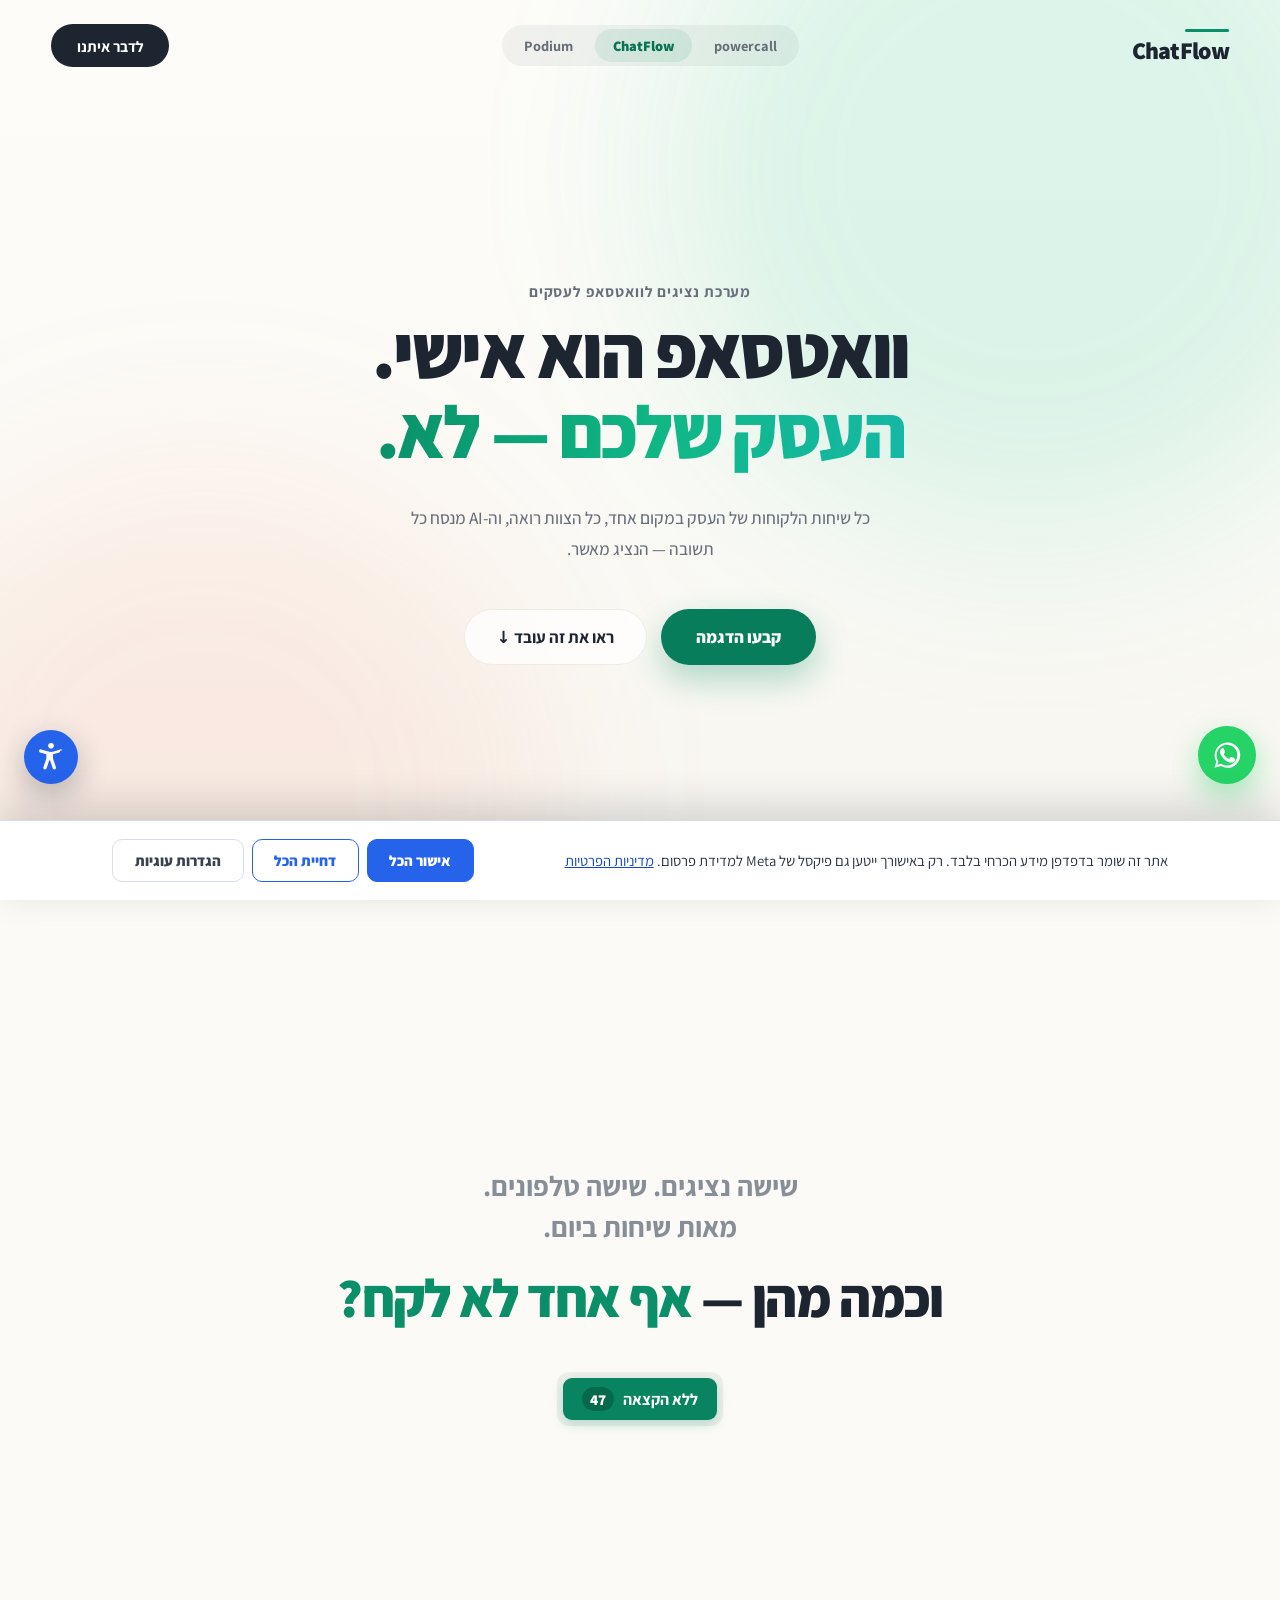
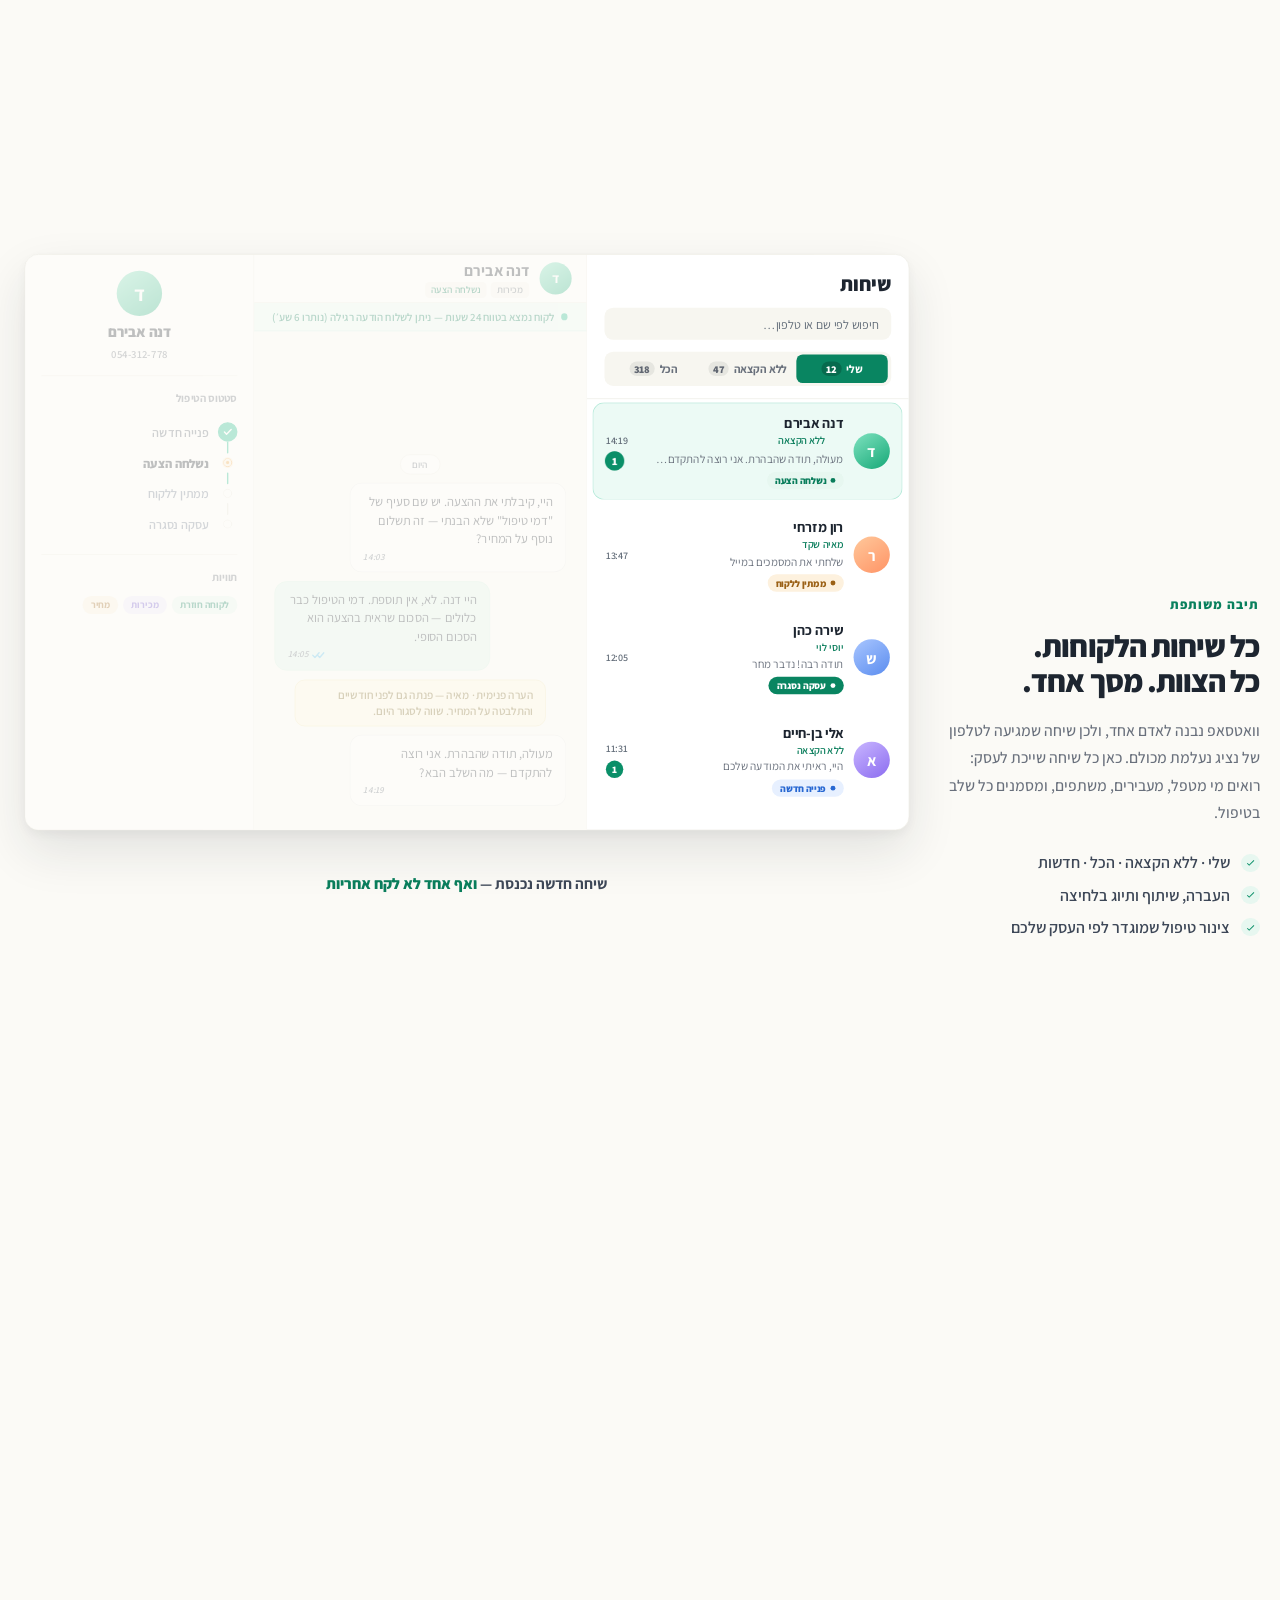
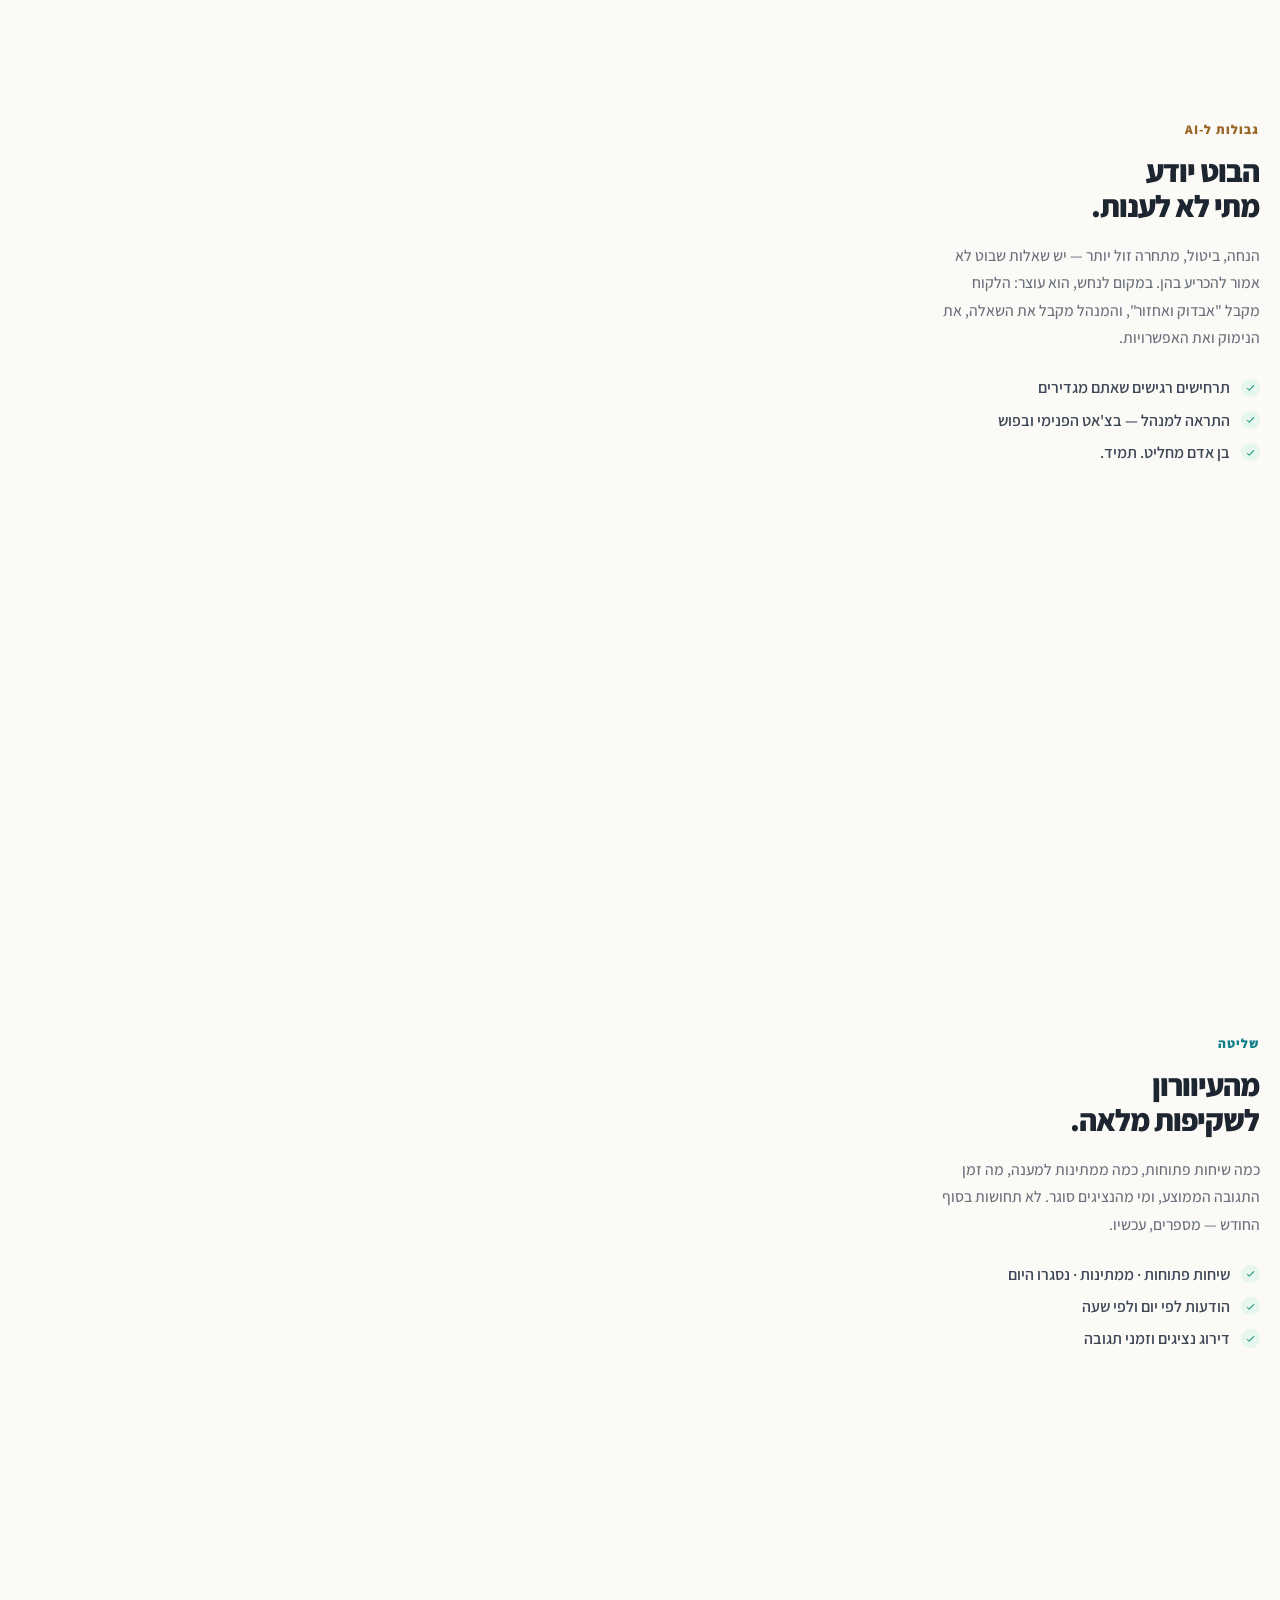
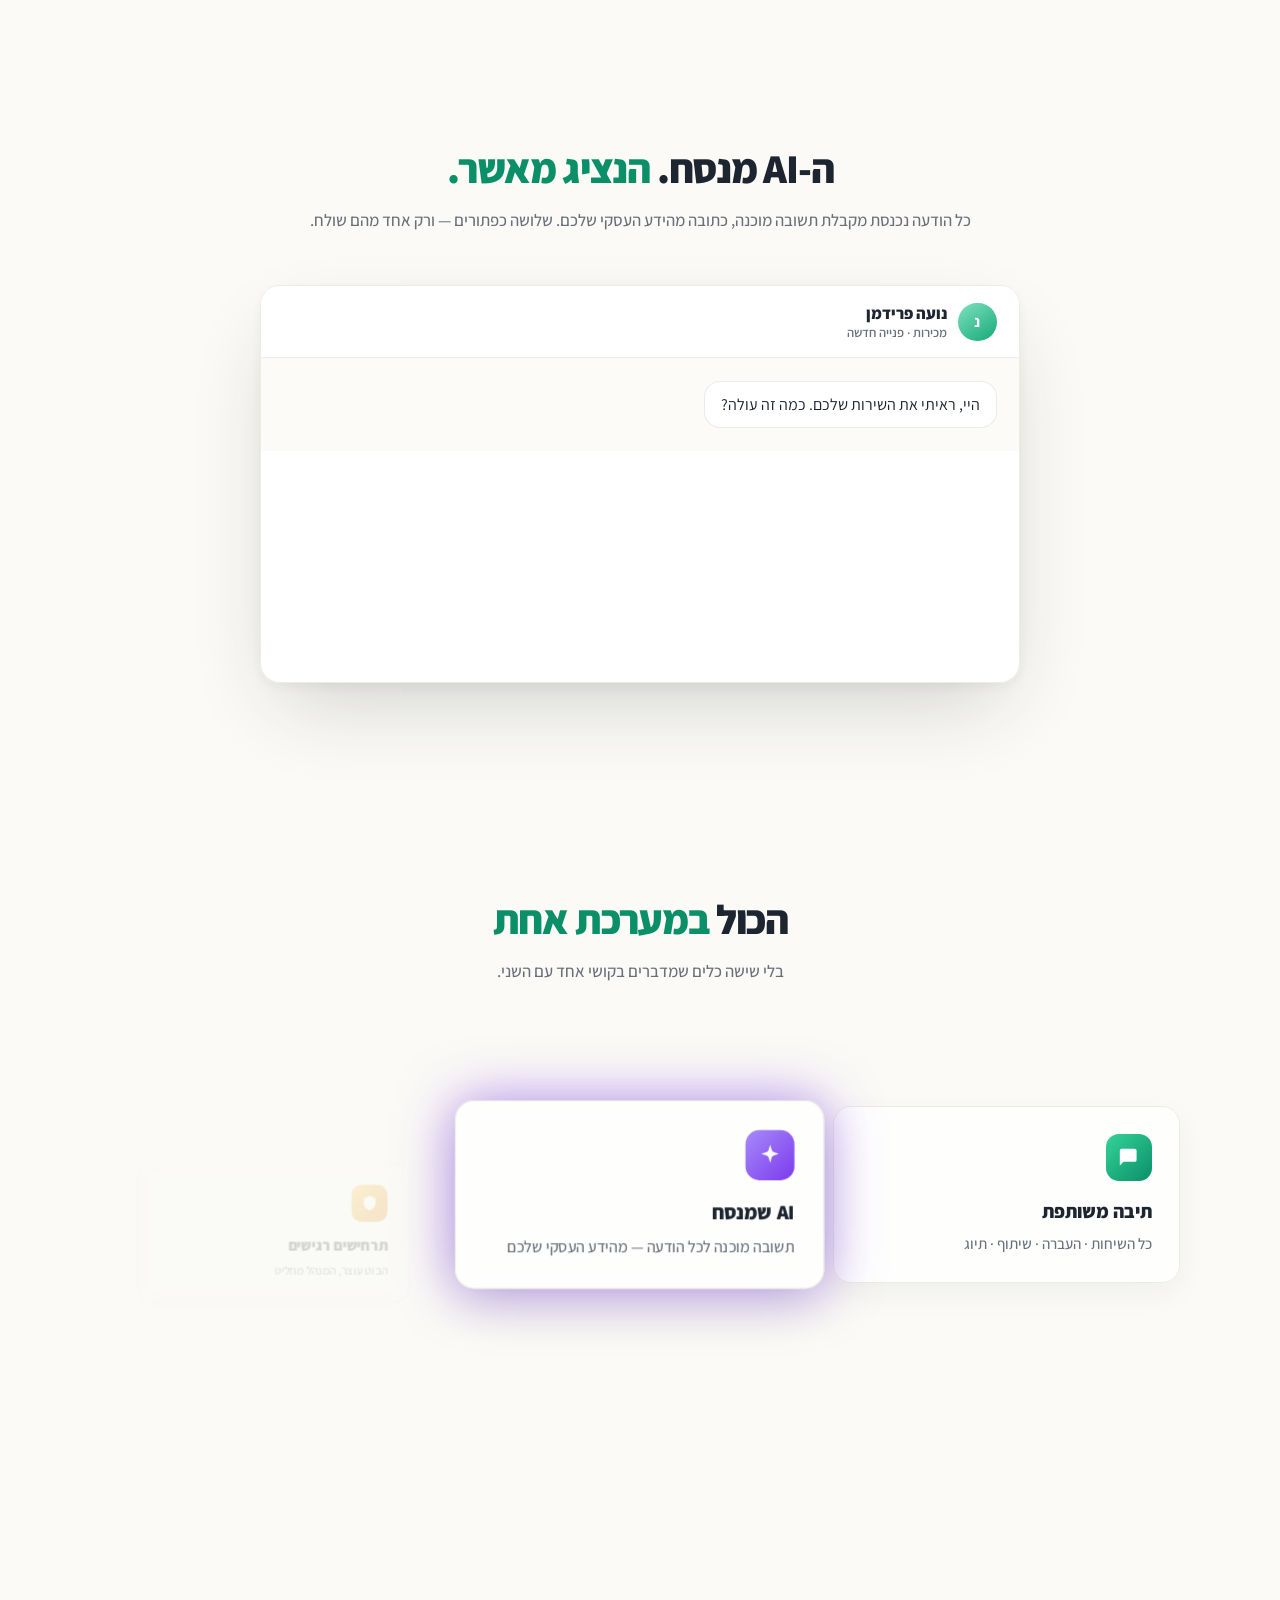
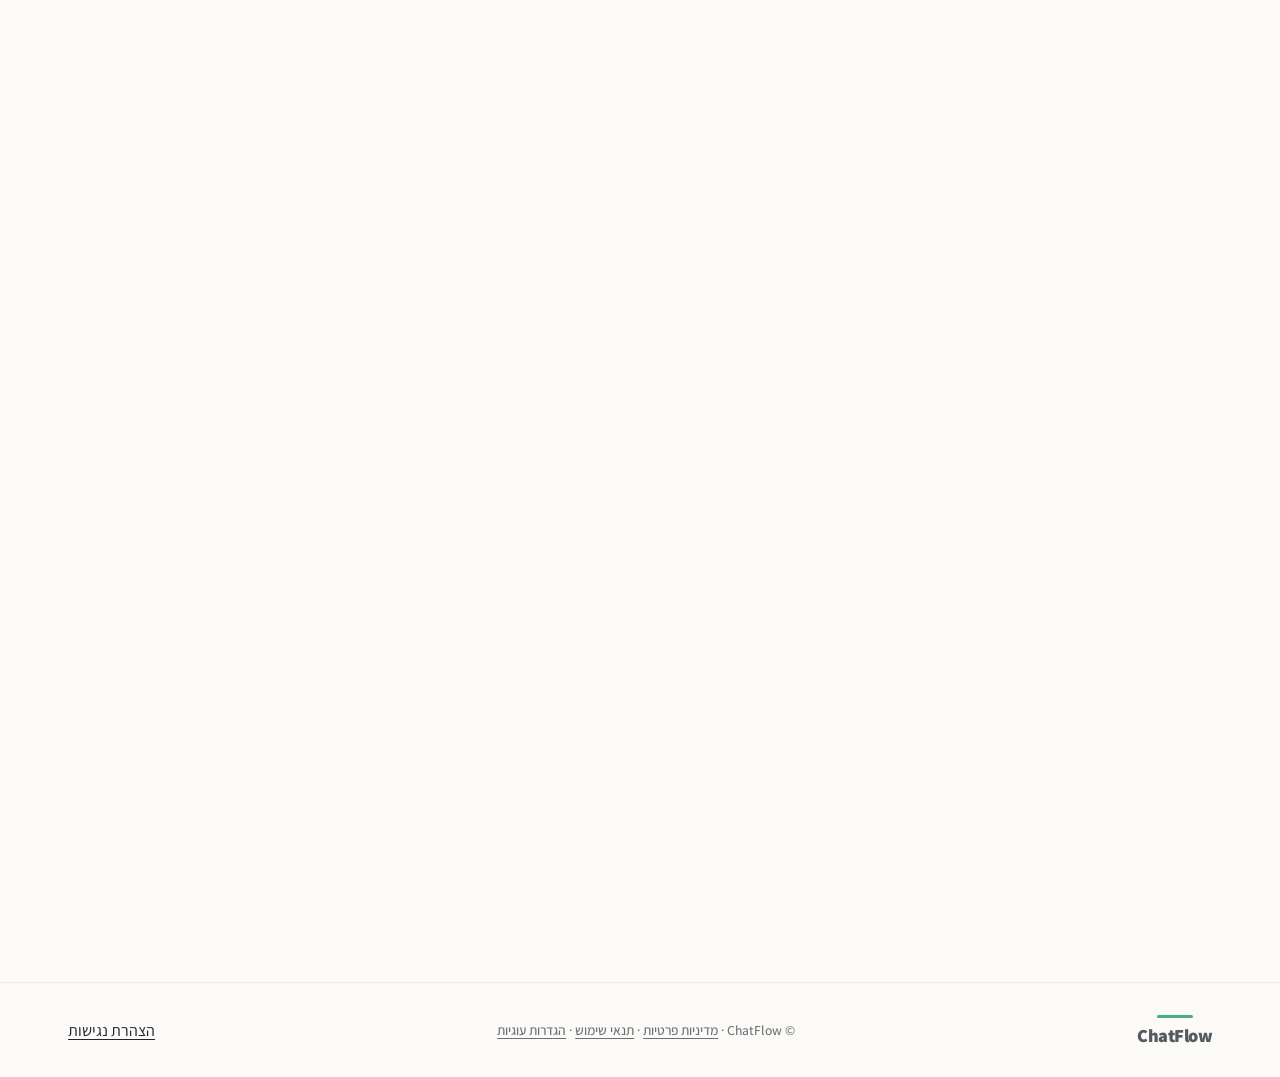
<file: chatflow.html>
<!doctype html>
<html lang="he" dir="rtl">
<head>
<meta charset="utf-8" />
<script>/* duplicate-host guard: powercall-site.onrender.com and an old Netlify
   preview also serve this site. Sends those visitors to the real domain. A path
   based platform redirect rule cannot express a host condition and would loop on
   the real domain, so the check lives here. It can never be true on powercall.co.il. */
(function(){try{var h=location.hostname;
  if(h.indexOf('.onrender.com')>-1||h.indexOf('.netlify.app')>-1){
    location.replace('https://www.powercall.co.il'+location.pathname+location.search+location.hash);}
}catch(e){}})();</script>
<meta name="viewport" content="width=device-width, initial-scale=1" />
<title>מערכת נציגים לוואטסאפ — מספר אחד לכל הצוות | ChatFlow</title>
<meta name="description" content="כל שיחות הוואטסאפ של הלקוחות במקום אחד: כל הצוות רואה, AI מנסח כל תשובה והנציג מאשר, ושום פנייה לא נופלת בין הכיסאות.">
<link rel="canonical" href="https://www.powercall.co.il/chatflow.html">
<meta name="robots" content="index, follow">
<meta property="og:type" content="website">
<meta property="og:locale" content="he_IL">
<meta property="og:site_name" content="PowerCall">
<meta property="og:url" content="https://www.powercall.co.il/chatflow.html">
<meta property="og:title" content="ChatFlow — וואטסאפ עסקי אחד לכל הצוות">
<meta property="og:description" content="כל שיחות הוואטסאפ של הלקוחות במקום אחד: כל הצוות רואה, AI מנסח כל תשובה והנציג מאשר, ושום פנייה לא נופלת בין הכיסאות.">
<meta property="og:image" content="https://www.powercall.co.il/og-default.png">
<link rel="icon" href="/favicon-chatflow.svg" type="image/svg+xml">
<link rel="icon" href="/favicon-48.png" sizes="48x48" type="image/png">
<link rel="apple-touch-icon" href="/apple-touch-icon.png">
<meta name="twitter:card" content="summary_large_image">
<meta name="twitter:image" content="https://www.powercall.co.il/og-default.png">
<link rel="preload" href="/fonts/Assistant-400-hebrew.woff2" as="font" type="font/woff2" crossorigin>
<link rel="stylesheet" href="/fonts/assistant.css">
<script src="./gsap.min.js"></script>
<script src="./scrolltrigger.min.js"></script>
<style>
/* =========================================================================
   ChatFlow — landing page
   Sibling of site.html (powercall). Same skeleton, same motion philosophy,
   same scaler; ChatFlow's own palette, font and screens.
   One idea carries it: WhatsApp is personal, a business is collective.
   The product's own UI appears only as proof, never as the opening act.
   ========================================================================= */

  * { margin: 0; padding: 0; box-sizing: border-box; }
  :root {
    --a11y-accent: #2563eb;   /* the accessibility widget stays powercall-blue on EVERY page — a11y furniture the visitor learns to recognise, not per-product branding */
    --ink:     #1D2530;
    --ink-2:   #3d4757;
    --muted:   #69707C;  /* was #7B8492 = 3.62:1 on the cream ground, under the 4.5:1 body-text minimum (WCAG 1.4.3); this is 4.78 */
    --line:    #ECEBE4;
    --cream:   #FBFAF6;
    --emerald: #0A8F68;
    --fresh:   #10B886;
    --amber:   #f0a13a;
    --radius:  20px;
    --shadow:  0 30px 70px rgba(29, 37, 48, 0.11), 0 6px 18px rgba(29, 37, 48, 0.05);
  }
  /* `clip` contains the oversized panel canvases without creating a scroll
     container — `hidden` would break `position: sticky` on the feature stage. */
  html { scroll-behavior: smooth; overflow-x: clip; }
  body {
    font-family: "Assistant", system-ui, sans-serif;
    color: var(--ink);
    background: var(--cream);
    -webkit-font-smoothing: antialiased;
    overflow-x: clip;
  }

  /* ---------------- the living backdrop ----------------
     Fixed behind everything; sections are transparent and ride on top, so the
     page reads as one continuous surface rather than stacked bands.
     Two blooms, not three: ChatFlow's palette is more restrained than
     powercall's and a third hue would be noise. The hues are the app's own —
     emerald and warm coral, lifted from the real chat canvas in index.css. */
  .bg { position: fixed; inset: 0; z-index: -2; pointer-events: none; overflow: hidden; }
  .sky { position: absolute; inset: 0;
         background: linear-gradient(180deg, #FDFCF9 0%, #FBFAF6 55%, #F7F5EF 100%); }
  .sky .bloom { position: absolute; border-radius: 50%; filter: blur(90px) saturate(1.2); will-change: transform; }
  /* alphas follow powercall's weighting, not the app's .05 — in the app these
     are full-viewport washes, here they are discrete blobs and would vanish */
  .l1 { width: 58vw; height: 58vw; top: -16vw; right: -10vw; background: rgba(16, 184, 134, 0.13); }
  .l2 { width: 52vw; height: 52vw; bottom: -18vw; left: -10vw; background: rgba(255, 138, 107, 0.11); }

  .grain {
    position: absolute; inset: -50%; opacity: 0.09; mix-blend-mode: overlay;
    background-image: url("data:image/svg+xml,%3Csvg xmlns='http://www.w3.org/2000/svg' width='220' height='220'%3E%3Cfilter id='n'%3E%3CfeTurbulence type='fractalNoise' baseFrequency='0.82' numOctaves='3' stitchTiles='stitch'/%3E%3C/filter%3E%3Crect width='220' height='220' filter='url(%23n)' opacity='0.5'/%3E%3C/svg%3E");
  }

  section { position: relative; }
  .wrap { max-width: 1240px; margin: 0 auto; padding-inline: clamp(1.25rem, 4vw, 3rem); }

  /* ---------------- nav ---------------- */
  .nav {
    position: fixed; inset-block-start: 0; inset-inline: 0; z-index: 60;
    display: flex; align-items: center; justify-content: space-between; gap: 1rem;
    padding: 1.5rem clamp(1.25rem, 4vw, 3.5rem);
    opacity: 0; transition: background .3s ease, box-shadow .3s ease, padding .3s ease;
  }
  .nav.stuck {
    background: rgba(255, 255, 255, 0.80);
    backdrop-filter: saturate(180%) blur(14px);
    box-shadow: 0 1px 0 rgba(29, 37, 48, 0.06);
    padding-block: 0.8rem;
  }
  /* ChatFlow has no logo asset — the mark is always this wordmark. The accent
     line above it is the 60x4 emerald rule the brand uses everywhere. */
  .brand { display: flex; align-items: center; }
  .wordmark { display: inline-flex; flex-direction: column; gap: 0.34rem; text-decoration: none; }
  .wordmark i { display: block; width: 44px; height: 3px; border-radius: 2px; background: var(--emerald); transition: width .3s ease; }
  .wordmark span { font-size: 1.5rem; font-weight: 800; letter-spacing: -0.03em; color: var(--ink); line-height: 1; transition: font-size .3s ease; }
  .nav.stuck .wordmark span { font-size: 1.28rem; }
  .nav.stuck .wordmark i { width: 36px; }

  /* the product switcher — two pills, the active one wearing its product's
     colour. Shared shape with site.html; only the .on rule differs. */
  .swap { display: flex; align-items: center; gap: 0.2rem; padding: 0.25rem;
          background: rgba(29, 37, 48, 0.05); border-radius: 999px; }
  .swap a {
    font-family: inherit; font-size: 0.9rem; font-weight: 700; text-decoration: none;
    padding: 0.45rem 1.15rem; border-radius: 999px; color: var(--muted);
    transition: color .18s ease, background .18s ease;
  }
  .swap a:hover { color: var(--ink); }
  .swap a.on { font-weight: 800; color: var(--emerald); background: rgba(10, 143, 104, 0.10); }
  .nav.stuck .swap { background: rgba(29, 37, 48, 0.07); }
  /* the phone form of the switcher — see the 700px block */
  .swapMini { display: none; }

  .btn {
    font-family: inherit; font-weight: 700; border: 0; border-radius: 999px; cursor: pointer;
    text-decoration: none; display: inline-flex; align-items: center; justify-content: center; gap: 0.5rem;
    transition: transform .18s ease, background .18s ease, box-shadow .18s ease;
  }
  .btn-dark { color: #fff; background: var(--ink); padding: 0.72rem 1.6rem; font-size: 0.95rem; }
  .btn-dark:hover { background: #2c3746; transform: translateY(-1px); }

  /* ---------------- hero ---------------- */
  .hero {
    min-height: 100vh; display: flex; flex-direction: column;
    align-items: center; justify-content: center; text-align: center;
    padding: 7rem 1.5rem 4rem;
  }
  /* Assistant tops out at 800 — there is no 900 here. The headline earns its
     weight from size and negative tracking instead, which suits a product
     that states a fact rather than shouting a number. */
  h1 {
    font-size: clamp(2.5rem, 5.8vw, 6rem);
    font-weight: 800; letter-spacing: -0.035em; line-height: 1.08; opacity: 0;
  }
  h1 .grad {
    background: linear-gradient(100deg, #0A8F68, #10B886 55%, #14b8a6);
    -webkit-background-clip: text; background-clip: text; color: transparent;
  }
  .sub { margin-top: clamp(2rem, 3.4vh, 3.2rem); font-size: clamp(1rem, 1.35vw, 1.45rem); font-weight: 500; color: var(--muted); line-height: 1.75; max-width: 54ch; opacity: 0; }
  .acts { margin-top: clamp(2.8rem, 4.6vh, 4.2rem); display: flex; gap: 0.9rem; flex-wrap: wrap; justify-content: center; opacity: 0; }
  /* the one saturated thing above the fold — shadow tinted to match, because a
     neutral drop shadow under a saturated button reads as a sticker */
  /* white on --emerald was 4.08:1, just under the 4.5:1 a button label needs.
     #087D5B is the same green one shade down: 5.13:1. */
  .b1 { font-size: 1.05rem; font-weight: 800; color: #fff; background: #087D5B; padding: 1rem 2.2rem; box-shadow: 0 14px 34px rgba(10, 143, 104, 0.32); }
  .b1:hover { background: #087a5a; transform: translateY(-2px); }
  .b2 { font-size: 1.05rem; color: var(--ink); background: rgba(255,255,255,0.75); border: 1px solid var(--line); padding: 1rem 2rem; backdrop-filter: blur(8px); }
  .b2:hover { transform: translateY(-2px); }

  .rv { opacity: 0; transform: translateY(26px); }

  /* ---------------- the question ---------------- */
  .question { min-height: 88vh; display: grid; place-items: center; text-align: center; padding: 8rem 1.5rem; }
  /* darkened to clear WCAG 1.4.3 (4.5:1 for body text, 3:1 for large) */
  .qsmall { font-size: clamp(1.25rem, 2.2vw, 2.2rem); font-weight: 700; color: #888E97; line-height: 1.45; }
  .qbig { margin-top: 1.2rem; font-size: clamp(1.9rem, 4.2vw, 4.4rem); font-weight: 800; letter-spacing: -0.03em; line-height: 1.12; }
  .qbig em { font-style: normal; color: var(--emerald); }
  /* the real tab, at page scale — same shape as the one in ConversationList:
     a tinted track holding a coloured active pill with its live count */
  .unassigned {
    margin-top: clamp(2.5rem, 5vh, 4rem); display: inline-flex; align-items: center; gap: 0.5rem;
    padding: 0.34rem; border-radius: 12px; background: rgba(29, 37, 48, 0.05);
  }
  .uTab {
    display: inline-flex; align-items: center; gap: 0.6rem;
    padding: 0.6rem 1.2rem; border-radius: 9px; background: #098460; color: #fff;  /* white needs 4.5:1 */
    font-size: 1rem; font-weight: 700; box-shadow: 0 4px 12px rgba(10, 143, 104, 0.24);
  }
  .uCount {
    min-width: 2rem; padding: 0.1rem 0.5rem; border-radius: 999px;
    background: rgba(255,255,255,0.22); font-size: 0.95rem; font-weight: 800;
    direction: ltr; font-variant-numeric: tabular-nums; text-align: center;
  }

  /* ---------------- feature sequence ---------------- */
  /* The rendered width of a proof panel is exactly the width of this column —
     fitScalers divides the column by the panel's design width, so the product
     of the two is always the column again. That makes the grid split the only
     lever on how big the proof reads. The claims are short and the proof is
     detailed, so the stage takes the larger share; minmax stops the text
     column collapsing under its own headline on a narrow laptop. */
  .seqGrid {
    max-width: 1860px; margin: 0 auto; padding-inline: clamp(0.75rem, 1.6vw, 1.5rem);
    display: grid; grid-template-columns: minmax(320px, 0.9fr) 2.6fr;
    gap: clamp(1rem, 2vw, 2.4rem); align-items: start;
  }
  .step { min-height: 100vh; display: flex; flex-direction: column; justify-content: center; padding-block: 4rem; }
  /* Panel 1's story runs 5.65s; a reader crosses one screen in about four, so
     the pipeline — the beat the panel exists to reach — would never be seen.
     Deliberately a class at the SAME specificity as .step rather than
     `.seq .steps .step:first-child`: the mobile block sets `.step { min-height:
     auto }`, and being later in the file it must win. A descendant selector
     would out-specify it and leave this step 145vh tall on a phone. */
  .step-long { min-height: 150vh; }
  /* darkened to clear WCAG 1.4.3 (4.5:1 for body text, 3:1 for large) */
  .stepKicker { font-size: 0.82rem; font-weight: 800; letter-spacing: 0.08em; color: #09805D; text-transform: uppercase; margin-bottom: 1rem; }
  .step:nth-child(2) .stepKicker { color: #996725; }
  .step:nth-child(3) .stepKicker { color: #0C7D89; }
  /* stepped down from 2.8vw: the stage took width from this column, and at the
     old size the two-line titles ran past its edge */
  .stepTitle { font-size: clamp(1.55rem, 2.4vw, 2.7rem); font-weight: 800; letter-spacing: -0.03em; line-height: 1.14; }
  .stepBody { margin-top: 1.1rem; font-size: clamp(0.98rem, 1.05vw, 1.18rem); color: var(--muted); line-height: 1.75; font-weight: 500; max-width: 42ch; }
  .stepList { margin-top: 1.6rem; display: flex; flex-direction: column; gap: 0.7rem; }
  .stepList li { list-style: none; display: flex; align-items: center; gap: 0.7rem; font-size: 1rem; font-weight: 600; color: var(--ink-2); }
  .tick { width: 1.15rem; height: 1.15rem; flex: none; border-radius: 50%; background: #e7f7f0; display: grid; place-items: center; }
  .tick svg { width: 0.7rem; height: 0.7rem; fill: var(--emerald); }

  .stageCol { position: sticky; top: 0; height: 100vh; display: flex; align-items: center; }
  .stageInner { position: relative; width: 100%; }
  /* No base transform here: GSAP animates y on this element and would overwrite
     any translate used for centring. Centring is the grid's job. */
  .seqPanel { position: absolute; inset: 0; display: grid; place-items: center; opacity: 0; will-change: opacity, transform; }
  /* min-width:0 is load-bearing: as a grid item this would otherwise take
     min-width:auto, resolve to the 1920px canvas's min-content size, report a
     1920px width, and silently poison every scale factor below. */
  .scaler { position: relative; width: 100%; min-width: 0; display: flex; justify-content: center; }
  .canvas { flex: none; width: 1920px; transform-origin: top center; container-type: inline-size; }

  /* =======================================================================
     product panels — rebuilt from the real screens in
     chatflow-crm-main/frontend/src. Proof, never the opening act.
     ======================================================================= */
  .panel { position: relative; margin: 0 auto; background: #fff; border-radius: var(--radius);
           border: 1px solid var(--line); box-shadow: var(--shadow); overflow: hidden; }

  /* ---- panel 1: the shared inbox ----
     Three panes, RTL order right to left: list, chat, contact card. Rebuilt
     from ConversationList.jsx, ChatWindow.jsx and ContactCard.jsx.

     Only ONE of them ever moves. Two earlier passes failed here and both failed
     the same way — too much happening in too many places at once. First a
     camera that pushed in on each region in turn: .panel clips, so at 1.5x it
     cut rows and avatars in half. Then a spotlight that dimmed two columns
     while a third animated. The verdict on watching it was exact: things
     running on one side and on another at the same time. An eye cannot be in
     three places, so it ends up in none.
     Now the chat and the contact card are furniture — they never move and never
     dim, and they carry the conversation and the pipeline as a settled,
     readable state. Every beat happens inside the conversation list.

     Sizes are worked out, not eyeballed. Against the 1920 canvas the list
     header runs ~203px and a row ~147px, so five rows needed 939px inside what
     was a 691px panel and the last row was always sliced at the bottom edge.
     Four rows plus header come to ~792px inside 826px.
     The design width also drops from 84cqw to 66: fitScalers divides the column
     by the design width, so a NARROWER design renders BIGGER — about 27%. */
  .p-inbox { width: 66cqw; height: 43cqw; display: flex; background: #fff; }

  /* ---- the focus veils ----
     §4א banned dimming after a "spotlight" pass failed. That pass failed
     because it dimmed WHILE other things were moving — two loci at once. A veil
     that changes only in the gap between acts, when nothing else is animating,
     is one locus, and it is the only thing that actually answers "where do I
     look". Widths are percentages of the panel, so they track the panes
     without duplicating their cqw arithmetic: list 24/66, chat 25/66, card
     17/66. RTL, so the offsets run from `right`. */
  .ibVeil { position: absolute; top: 0; bottom: 0; z-index: 4; opacity: 0;
            background: rgba(252, 251, 247, 0.72); pointer-events: none; }
  #ib-veil0 { right: 0;      width: 36.37%; }
  #ib-veil1 { right: 36.37%; width: 37.88%; }
  #ib-veil2 { right: 74.25%; width: 25.75%; }

  /* ---- the narrator ----
     Outside .canvas on purpose: inside it the text would be multiplied by the
     scaler's k and change size with the viewport. Here it is page-scale and
     always legible. `top: 100%` puts it in the gap the sticky column leaves
     below the panel — see HEIGHT_ROOM, which was lowered to reserve it. */
  .ibCap {
    position: absolute; top: 100%; inset-inline: 0; margin-top: 1rem;
    text-align: center; font-size: clamp(0.95rem, 1.15vw, 1.22rem);
    font-weight: 700; color: var(--ink-2); line-height: 1.4; opacity: 0;
  }
  .ibCap b { font-weight: 800; color: var(--emerald); }

  /* The conversation that just moved to the top of the list.
     The clip lives on a WRAPPER, never on the row itself. A row is a flex
     container with padding, so animating its own height compresses its children
     instead of hiding them — the avatar, the name and the message all collapse
     into each other. With the wrapper doing the clipping the row keeps its full
     natural height throughout and is simply revealed. */
  /* Both wrappers open at zero height: the row and the reply ARRIVE during the
     story, and showing them before it starts contradicts it. Until now the row
     sat visible from page load until activate(0) fired half a screen later,
     then collapsed and re-arrived.
     The heights are measured in JS by momentarily restoring `auto`, so the
     numbers stay honest at every viewport. Same idea as .ibOwnAv below, which
     already carries its opening scale(0) in CSS rather than in the timeline.
     `flex: none` is what keeps that measurement honest. Both wrappers are flex
     items in an overflow:hidden column — the row in .ibList, the reply in
     .ibThread — so at the default flex-shrink:1 a sibling that ever overflowed
     the parent would shrink THEM instead. measure() would then cache the
     shrunken height for the life of the page and the content would land
     compressed rather than clipped: the same failure described above,
     displaced onto the siblings. Both fit today with room to spare; this makes
     that structural rather than arithmetical. */
  #ib-newRow, #ib-replyWrap { height: 0; flex: none; }
  #ib-newRow { overflow: hidden; }
  #ib-badge { transform: scale(0); }
  .ibRow.fresh { background: rgba(16,184,134,0.10); box-shadow: inset 0 0 0 1px rgba(16,184,134,0.35); }
  /* the owner's avatar, which pops on the moment somebody takes the thread */
  .ibOwnAv { display: inline-grid; place-items: center; width: 1.1cqw; height: 1.1cqw; flex: none;
             border-radius: 50%; background: linear-gradient(145deg,#7ee2bf,#16a877);
             color: #fff; font-size: 0.6cqw; font-weight: 800; margin-inline-end: 0.28cqw;
             vertical-align: middle; transform: scale(0); }

  .ibList { width: 24cqw; flex: none; display: flex; flex-direction: column; }
  .ibHd { padding: 1.2cqw 1.3cqw 0.9cqw; border-bottom: 1px solid var(--line); }
  .ibTitle { font-size: 1.5cqw; font-weight: 800; }
  .ibSearch { margin-top: 0.85cqw; height: 2.4cqw; border-radius: 0.65cqw; background: #F7F6F0;
              display: flex; align-items: center; padding-inline: 0.9cqw; color: #9AA3AD; font-size: 0.92cqw; }
  .ibTabs { margin-top: 0.85cqw; display: flex; gap: 0.2cqw; padding: 0.22cqw; border-radius: 0.65cqw; background: #F7F6F0; }
  .ibTab { flex: 1; display: flex; align-items: center; justify-content: center; gap: 0.38cqw;
           padding: 0.5cqw 0.3cqw; border-radius: 0.48cqw; font-size: 0.85cqw; font-weight: 700; color: var(--muted); }
  .ibTab.on { background: var(--emerald); color: #fff; }
  .ibTab b { padding: 0.06cqw 0.34cqw; border-radius: 999px; background: rgba(29,37,48,0.08);
             font-size: 0.78cqw; font-weight: 800; direction: ltr; font-variant-numeric: tabular-nums; }
  .ibTab.on b { background: rgba(255,255,255,0.24); }

  .ibRow { display: flex; align-items: center; gap: 0.75cqw; padding: 0.75cqw 0.95cqw; margin: 0.3cqw 0.45cqw; border-radius: 0.85cqw; }
  .ibRow.sel { background: rgba(16,184,134,0.08); box-shadow: inset 0 0 0 1px rgba(16,184,134,0.28); }
  .ibAv { width: 2.7cqw; height: 2.7cqw; flex: none; border-radius: 50%; display: grid; place-items: center;
          color: #fff; font-weight: 700; font-size: 1.15cqw; }
  .ibMid { flex: 1; min-width: 0; }
  .ibName { display: block; font-size: 1.05cqw; font-weight: 700; }
  .ibOwner { display: block; margin-top: 0.12cqw; font-size: 0.78cqw; font-weight: 600; color: var(--emerald); }
  .ibLast { display: block; margin-top: 0.18cqw; font-size: 0.85cqw; color: var(--muted); white-space: nowrap; overflow: hidden; text-overflow: ellipsis; }
  .ibPill { margin-top: 0.38cqw; display: inline-flex; align-items: center; gap: 0.32cqw;
            padding: 0.2cqw 0.6cqw; border-radius: 999px; font-size: 0.72cqw; font-weight: 800; }
  .ibPill i { width: 0.38cqw; height: 0.38cqw; border-radius: 50%; background: currentColor; }
  .ibPill b { font-weight: inherit; }
  /* Status pills carry their colour as a class, not an inline style, so a row
     can move between states by swapping one token.
     `נשלחה הצעה` and `עסקה נסגרה` used to be the identical #e7f7f0/#0a8f68,
     which made closing a deal invisible — the payoff beat landed on nothing.
     A closed deal is terminal, so it gets the strongest treatment the palette
     has: filled emerald, not a tint of it. */
  .ibPill.pill-offer  { background: #e7f7f0;        color: #0a8f68; }
  .ibPill.pill-closed { background: var(--emerald);  color: #fff;    }
  .ibEnd { flex: none; display: flex; flex-direction: column; align-items: flex-end; gap: 0.42cqw; }
  .ibTime { font-size: 0.75cqw; font-weight: 600; color: #9AA3AD; direction: ltr; }
  .ibBadge { min-width: 1.3cqw; padding: 0 0.34cqw; height: 1.3cqw; border-radius: 999px; background: var(--emerald);
             color: #fff; font-size: 0.75cqw; font-weight: 800; display: grid; place-items: center;
             direction: ltr; font-variant-numeric: tabular-nums; }

  .ibChat { flex: 1; min-width: 0; display: flex; flex-direction: column;
            border-inline-start: 1px solid var(--line); border-inline-end: 1px solid var(--line); }
  .ibChatHd { height: 3.6cqw; flex: none; display: flex; align-items: center; gap: 0.75cqw;
              padding-inline: 1.1cqw; border-bottom: 1px solid var(--line); }
  .ibCust { display: block; font-size: 1.15cqw; font-weight: 700; }
  .ibChips { display: flex; gap: 0.32cqw; margin-top: 0.18cqw; }
  .ibChips span { padding: 0.12cqw 0.45cqw; border-radius: 0.34cqw; background: #F7F6F0; font-size: 0.72cqw; font-weight: 600; color: var(--muted); }
  .ibChips span.chip-closed { background: rgba(16,184,134,0.12); color: #0a8f68; }
  /* the 24h window banner — real, and one of the details that proves the
     product was built on the WhatsApp Cloud API rather than around it */
  .ib24 { flex: none; display: flex; align-items: center; justify-content: center; gap: 0.45cqw;
          padding: 0.5cqw; background: rgba(16,184,134,0.09); border-bottom: 1px solid rgba(16,184,134,0.22);
          font-size: 0.82cqw; font-weight: 600; color: #0a7a58; }
  .ib24 i { width: 0.5cqw; height: 0.5cqw; border-radius: 50%; background: var(--fresh); }
  /* justify-end: a chat fills from the bottom, and the empty room above the
     first message is what makes it look like a thread rather than a list */
  .ibThread { flex: 1; padding: 1.1cqw 1.5cqw; display: flex; flex-direction: column; justify-content: flex-end;
              gap: 0.65cqw; background: #FCFBF7; overflow: hidden; }
  .ibDay { align-self: center; padding: 0.24cqw 0.9cqw; border-radius: 999px; background: #fff;
           border: 1px solid var(--line); font-size: 0.72cqw; font-weight: 600; color: var(--muted); }
  .ibMsg { max-width: 74%; padding: 0.62cqw 0.95cqw; border-radius: 0.9cqw; font-size: 0.95cqw; line-height: 1.45;
           display: flex; flex-direction: column; gap: 0.22cqw; }
  .ibIn  { align-self: flex-start; background: #fff; border: 1px solid rgba(29,37,48,0.09); }
  .ibOut { align-self: flex-end; background: #DFF5EC; border: 1px solid #cdeede; }
  /* the time, and on outgoing messages the read receipt. A thread with neither
     reads as a mockup — these two marks are most of what makes it a chat. */
  .ibT { align-self: flex-end; display: inline-flex; align-items: center; gap: 0.25cqw;
         font-size: 0.68cqw; font-weight: 600; color: #9AA3AD;
         direction: ltr; font-variant-numeric: tabular-nums; }
  .ibCk { width: 0.95cqw; height: 0.58cqw; flex: none; fill: none; stroke: #53BDEB; stroke-width: 2.2;
          stroke-linecap: round; stroke-linejoin: round; }
  .ibNote { align-self: center; max-width: 86%; background: #FFF8E0; border: 1px solid #f0e2ae;
            padding: 0.55cqw 0.9cqw; border-radius: 0.75cqw; font-size: 0.85cqw; color: #7a6420; font-weight: 600; }

  /* Maya's reply arrives mid-story, so it needs the same clipping wrapper the
     conversation row uses, and for the same reason — see #ib-newRow above.
     .ibThread is a flex column with justify-content:flex-end, so the WRAPPER
     is the flex item: it carries the alignment and the width cap, and the
     bubble inside fills it. */
  #ib-replyWrap { overflow: hidden; align-self: flex-end; max-width: 74%; }
  #ib-replyWrap .ibMsg { max-width: 100%; }
  /* Sent, not yet read. The global .ibCk is already #53BDEB, so without this
     override the read-receipt beat would have nothing to change. */
  #ib-replyCk { stroke: #9AA3AD; }

  /* The contact card. It carries the pipeline, but a column this tall holding
     one four-step list reads as a layout mistake, so it also carries the things
     ContactCard.jsx actually shows beside it — who the customer is, the labels,
     and who owns the thread. */
  .ibCard { width: 17cqw; flex: none; padding: 1.2cqw 1.2cqw; }
  .ibCardT { font-size: 0.82cqw; font-weight: 700; color: var(--muted); margin-bottom: 0.85cqw; }
  .ibSep { height: 1px; background: var(--line); margin: 1.1cqw 0; }
  .ibWho { display: flex; flex-direction: column; align-items: center; text-align: center; gap: 0.4cqw; }
  .ibWhoN { font-size: 1.1cqw; font-weight: 800; }
  .ibWhoP { font-size: 0.8cqw; font-weight: 600; color: var(--muted); font-variant-numeric: tabular-nums; }
  .ibTags { display: flex; flex-wrap: wrap; gap: 0.35cqw; }
  .ibTags span { padding: 0.22cqw 0.6cqw; border-radius: 999px; font-size: 0.72cqw; font-weight: 700; }
  /* the pipeline — the element that makes this a CRM and not an inbox.
     Generic stage names: the real ones are wired to one client's tax-refund
     flow, and the product is sold to everyone. */
  .ibStep { display: flex; align-items: center; gap: 0.68cqw; padding: 0.42cqw 0; position: relative; }
  /* The connector between two steps. It must sit on the DOT's centre line.
     `.ibStep` is a flex row on an RTL page, so the dot — the first child — is at
     the inline-START (visually the right). This used to say `inset-inline-end`,
     which RTL resolves to the LEFT edge, so the connectors floated on the far
     side of the card with nothing to connect. It went unnoticed while only one
     of them was ever green; once the pipeline runs to the end all three light up
     and they read as three green dashes in empty space.
     0.67cqw = half the dot (0.725) minus half the connector (0.055). */
  .ibStep + .ibStep::before { content: ""; position: absolute;
    inset-inline-start: 0.67cqw; top: -0.42cqw; width: 0.11cqw; height: 0.88cqw; border-radius: 0.06cqw; background: #e6e4dc; }
  .ibStep.done + .ibStep::before, .ibStep.cur + .ibStep::before { background: var(--fresh); }
  .ibDot { width: 1.45cqw; height: 1.45cqw; flex: none; border-radius: 50%; display: grid; place-items: center;
           background: #fff; border: 0.14cqw solid #e6e4dc; position: relative; z-index: 1; }
  .ibStep.done .ibDot { background: var(--fresh); border-color: var(--fresh); }
  .ibStep.done .ibDot svg { width: 0.75cqw; height: 0.75cqw; fill: none; stroke: #fff; stroke-width: 3.4; }
  /* The tick now lives in all four dots. It is revealed, not inserted — an
     <svg aria-hidden="true"> in a pending dot would otherwise render at its default size. */
  .ibStep .ibDot svg      { display: none; }
  .ibStep.done .ibDot svg { display: block; }
  .ibStep.cur .ibDot { background: #fdf1de; border-color: var(--amber); }
  .ibStep.cur .ibDot::after { content: ""; width: 0.5cqw; height: 0.5cqw; border-radius: 50%; background: var(--amber); }
  .ibStepL { font-size: 0.92cqw; font-weight: 600; color: #9aa3b2; }
  .ibStep.done .ibStepL { color: #5b6472; }
  .ibStep.cur .ibStepL { color: var(--ink); font-weight: 800; }
  /* The real app pulses the current step. Not here: it is ambient motion in a
     column that is meant to be standing still while the list tells the story,
     and that is the exact thing this panel kept getting wrong. */
  .ibStep.cur .ibDot { box-shadow: 0 0 0 0.2cqw rgba(240, 161, 58, 0.16); }

  /* ---- panel 2: sensitive scenarios ----
     Two halves: the customer's thread, and the manager's internal chat.
     The point of the shot is an ABSENCE — the composer stays empty, because
     this is the one case where the bot deliberately does not answer.
     Card from InternalChat.jsx's EscalationCard. */
  .p-sensitive { width: 72cqw; height: 38cqw; display: flex; }
  .svSide { flex: 1; min-width: 0; display: flex; flex-direction: column; }
  .svSide + .svSide { border-inline-start: 1px solid var(--line); }
  .svHd { height: 2.9cqw; flex: none; display: flex; align-items: center; gap: 0.6cqw;
          padding-inline: 1.1cqw; border-bottom: 1px solid var(--line); font-size: 0.95cqw; font-weight: 700; }
  .svHd small { font-size: 0.7cqw; font-weight: 600; color: var(--muted); }
  .svBody { flex: 1; padding: 1cqw 1.2cqw; display: flex; flex-direction: column; gap: 0.6cqw; background: #FCFBF7; }
  /* the shield pill: the system announcing that it recognised the situation */
  .svShield {
    display: flex; align-items: center; gap: 0.5cqw; padding: 0.55cqw 0.9cqw; border-radius: 0.7cqw;
    background: #fdf1de; border: 1px solid rgba(240,161,58,0.45); color: #8a5a12;
    font-size: 0.78cqw; font-weight: 700; opacity: 0;
  }
  .svShield svg { width: 1cqw; height: 1cqw; flex: none; fill: none; stroke: #b9741a; stroke-width: 2; }
  /* the composer, deliberately empty */
  .svComposer {
    flex: none; margin: 0 1.2cqw 1.1cqw; height: 2.6cqw; border-radius: 1.3cqw;
    background: #fff; border: 1px solid var(--line); display: flex; align-items: center;
    padding-inline: 1cqw; font-size: 0.8cqw; color: #b9c0c9;
  }
  .svComposer b { margin-inline-start: auto; width: 1.8cqw; height: 1.8cqw; border-radius: 50%;
                  background: #eef2ef; display: grid; place-items: center; }
  .svComposer b svg { width: 0.9cqw; height: 0.9cqw; fill: #b9c0c9; }

  /* the escalation card — orange-red, exactly as InternalChat renders it */
  .svEsc {
    background: linear-gradient(135deg, rgba(249,115,22,0.10), rgba(239,68,68,0.10));
    border: 0.12cqw solid rgba(249,115,22,0.40); border-radius: 1cqw; padding: 0.9cqw 1cqw; opacity: 0;
  }
  .svEscHd { display: flex; align-items: center; gap: 0.45cqw; margin-bottom: 0.6cqw; }
  .svEscHd svg { width: 1cqw; height: 1cqw; flex: none; fill: #f97316; }
  .svEscHd span { font-size: 0.85cqw; font-weight: 800; color: #c2410c; }
  .svEscHd small { margin-inline-start: auto; font-size: 0.65cqw; color: var(--muted); font-weight: 600; }
  .svQ { background: rgba(255,255,255,0.65); border-radius: 0.6cqw; padding: 0.6cqw 0.75cqw; margin-bottom: 0.6cqw; }
  .svQ i { display: block; font-style: normal; font-size: 0.65cqw; color: var(--muted); margin-bottom: 0.2cqw; }
  .svQ p { font-size: 0.85cqw; line-height: 1.5; }
  .svEscRow { font-size: 0.72cqw; line-height: 1.55; color: var(--ink-2); margin-bottom: 0.4cqw; }
  .svEscRow b { color: var(--ink); font-weight: 800; }
  .svEscBtn {
    margin-top: 0.7cqw; height: 2.2cqw; border-radius: 0.6cqw; background: #ea580c; color: #fff;
    display: flex; align-items: center; justify-content: center; gap: 0.4cqw;
    font-size: 0.82cqw; font-weight: 700;
  }
  .svEscBtn svg { width: 0.85cqw; height: 0.85cqw; flex: none; fill: none; stroke: #fff; stroke-width: 2; }

  /* ---- panel 3: the manager's dashboard ----
     From Dashboard.jsx: stat cards, hourly bars, agent ranking with medals. */
  /* The design box was 86x46cqw and its content only reached ~32cqw, so a third
     of the panel was empty gradient — and because fitScalers is width-bound
     here, that emptiness was rendered at full size in the middle of the stage.
     Two changes, and they only work together:
       - the box narrows to 70cqw, which RAISES k (fitScalers divides the column
         by the design width), so everything renders about 23% larger;
       - every internal cqw grows 1.35x to match, or the panel would just be a
         magnified version of the same sparse layout.
     Height 50cqw against ~46.5cqw of content — margin on purpose. Every time
     this file rendered clipped it was because a height was set to exactly what
     the content was estimated to need. */
  .p-live { width: 70cqw; height: 50cqw; padding: 3.281cqw 3.645cqw; background: linear-gradient(180deg, #FDFCF9, #F7F5EF); }
  .dbHd { display: flex; align-items: baseline; gap: 1.08cqw; margin-bottom: 1.62cqw; }
  .dbHd h4 { font-size: 2.025cqw; font-weight: 800; }
  .dbHd small { font-size: 1.148cqw; color: var(--muted); font-weight: 600; }
  .dbHd .range { margin-inline-start: auto; display: flex; gap: 0.473cqw; }
  .dbHd .range span { padding: 0.473cqw 1.215cqw; border-radius: 0.675cqw; background: #fff;
                      border: 1px solid var(--line); font-size: 1.013cqw; font-weight: 700; color: var(--muted); }
  .dbHd .range span.on { background: var(--emerald); border-color: var(--emerald); color: #fff; }

  .kpis { display: grid; grid-template-columns: repeat(4, 1fr); gap: 1.35cqw; }
  .kpi { background: #fff; border: 1px solid var(--line); border-radius: 1.215cqw; padding: 1.35cqw 1.485cqw;
         box-shadow: 0 1px 2px rgba(29,37,48,0.04); }
  .kpi .top { display: flex; align-items: center; justify-content: space-between; }
  .kpi .ic { width: 2.565cqw; height: 2.565cqw; border-radius: 0.743cqw; display: grid; place-items: center; }
  .kpi .ic svg { width: 1.35cqw; height: 1.35cqw; }
  .kv { font-size: 2.835cqw; font-weight: 800; line-height: 1; direction: ltr; font-variant-numeric: tabular-nums; }
  .kl { margin-top: 0.54cqw; font-size: 1.107cqw; font-weight: 600; color: var(--muted); }

  .dbGrid { display: grid; grid-template-columns: 1.15fr 1fr; gap: 1.35cqw; margin-top: 1.35cqw; }
  .card { background: #fff; border: 1px solid var(--line); border-radius: 1.215cqw; padding: 1.35cqw 1.485cqw; }
  .card h5 { font-size: 1.283cqw; font-weight: 800; margin-bottom: 1.215cqw; }
  /* hourly bars — the shape Dashboard.jsx draws with recharts */
  .bars { display: flex; align-items: flex-end; gap: 0.567cqw; height: 11.475cqw; }
  .barCol { flex: 1; display: flex; flex-direction: column; justify-content: flex-end; gap: 0.162cqw; }
  .barCol i { display: block; border-radius: 0.203cqw 0.203cqw 0 0; transform-origin: bottom center; transform: scaleY(0); }
  .barIn  { background: #93b8f5; }
  .barOut { background: var(--fresh); }
  .barsX { display: flex; gap: 0.567cqw; margin-top: 0.54cqw; }
  .barsX span { flex: 1; text-align: center; font-size: 0.783cqw; color: #a8b0bb; direction: ltr; }

  .agTable { width: 100%; }
  .agRow { display: grid; grid-template-columns: 2.16cqw 1fr auto auto; align-items: center;
           gap: 1.08cqw; padding: 0.743cqw 0; border-bottom: 1px solid #f3f2ec; }
  .agRow:last-child { border-bottom: 0; }
  .agHead { font-size: 0.945cqw; font-weight: 700; color: var(--muted); padding-bottom: 0.608cqw; }
  .medal { width: 1.89cqw; height: 1.89cqw; border-radius: 50%; display: grid; place-items: center;
           font-size: 0.918cqw; font-weight: 800; }
  .m1 { background: rgba(250,204,21,0.22); color: #a16207; }
  .m2 { background: rgba(148,163,184,0.24); color: #475569; }
  .m3 { background: rgba(217,119,6,0.20); color: #b45309; }
  .agName { display: flex; align-items: center; gap: 0.81cqw; font-size: 1.188cqw; font-weight: 700; }
  .agNum { font-size: 1.188cqw; font-weight: 800; direction: ltr; font-variant-numeric: tabular-nums; text-align: center; min-width: 4.05cqw; }
  .agNum.g { color: var(--emerald); }

  /* ---------------- the AI drafts, you approve ----------------
     Page scale, not a scaled panel — this is the commercial heart of the
     product and it should be read, not squinted at.
     The purple-to-blue banner is the real one from ChatWindow.jsx. */
  .ai { padding: clamp(5rem, 11vh, 9rem) 0; }
  .secHead { text-align: center; }
  .secHead h2 { font-size: clamp(1.8rem, 3.2vw, 3rem); font-weight: 800; letter-spacing: -0.03em; }
  .secHead h2 .hl { color: var(--emerald); }
  .secHead p { margin-top: 0.9rem; color: var(--muted); font-size: 1.05rem; font-weight: 500; }
  .ai .secHead { margin-bottom: clamp(3rem, 6vh, 5rem); }

  .aiChat {
    max-width: 760px; margin: 0 auto; background: rgba(255,255,255,0.94); backdrop-filter: blur(12px);
    border: 1px solid var(--line); border-radius: var(--radius); overflow: hidden;
    box-shadow: 0 34px 80px -20px rgba(29,37,48,0.20), 0 4px 14px rgba(29,37,48,0.05);
  }
  .aiHd { display: flex; align-items: center; gap: 0.7rem; padding: 1rem 1.4rem; border-bottom: 1px solid var(--line); background: #fff; }
  .aiHd .av { width: 2.4rem; height: 2.4rem; flex: none; border-radius: 50%; display: grid; place-items: center;
              background: linear-gradient(145deg,#7ee2bf,#16a877); color: #fff; font-weight: 700; }
  .aiHd b { font-size: 1.02rem; font-weight: 800; }
  .aiHd small { display: block; font-size: 0.8rem; font-weight: 600; color: var(--muted); }
  .aiThread { padding: 1.4rem; display: flex; flex-direction: column; gap: 0.7rem; background: #FCFBF7; }
  .aiThread .ibMsg { font-size: 1rem; max-width: 70%; padding: 0.7rem 1rem; border-radius: 1rem; }

  /* the suggestion banner */
  .aiBanner {
    background: linear-gradient(90deg, #faf5ff, #eff6ff);
    border-top: 2px solid #d8b4fe; padding: 1rem 1.4rem 1.2rem; opacity: 0;
  }
  .aiBannerHd { display: flex; align-items: center; gap: 0.5rem; margin-bottom: 0.7rem; }
  .aiBannerHd b { font-size: 0.95rem; font-weight: 800; color: #581c87; }
  .aiBannerHd .chip { font-size: 0.7rem; font-weight: 700; color: #7e22ce;
                      background: #f3e8ff; padding: 0.15rem 0.5rem; border-radius: 0.4rem; }
  .aiSug {
    background: #fff; border: 1px solid #ede9fe; border-radius: 0.7rem;
    padding: 0.9rem 1.05rem; font-size: 0.98rem; line-height: 1.75; min-height: 5.5rem;
  }
  /* Every character is laid out from the start and merely transparent.
     Appending text instead would grow the box mid-sentence and shove the
     buttons below it down the page on every keystroke. */
  .typeIn .ch { opacity: 0; }
  /* the caret is a box-shadow on the leading edge of the last typed character —
     in RTL that is its left side. A real element would nudge the layout. */
  @keyframes aiCaret { 0%, 49% { box-shadow: -2px 0 0 0 #7e22ce; } 50%, 100% { box-shadow: none; } }
  .typeIn .ch.cur { animation: aiCaret 0.8s steps(1) infinite; }

  .aiBtns { margin-top: 0.9rem; display: flex; gap: 0.5rem; flex-wrap: wrap; }
  .aiBtns span {
    display: inline-flex; align-items: center; gap: 0.4rem; padding: 0.5rem 1rem;
    border-radius: 0.6rem; font-size: 0.9rem; font-weight: 700; opacity: 0;
  }
  .aiOk   { background: var(--emerald); color: #fff; }
  .aiEdit { background: #dbeafe; color: #1e40af; }
  .aiNo   { background: #fee2e2; color: #b91c1c; }

  /* ---------------- modules: six squares that become one system ----------------
     Ported from site.html. Plays on arrival, on its own clock — the reader
     shouldn't have to grind a scrollbar to watch it. Hovering a settled card
     lifts it and lights its own wire. */
  .one { position: relative; min-height: 100vh; display: flex; flex-direction: column;
         align-items: center; justify-content: center; padding: clamp(5rem, 10vh, 8rem) clamp(1.25rem, 4vw, 3rem); }
  .oneStage { position: relative; width: 100%; max-width: 1080px; height: clamp(450px, 62vh, 600px); margin-top: clamp(1.5rem, 3.5vh, 2.5rem); }
  .modGrid { position: absolute; inset: 0; display: grid; grid-template-columns: repeat(3, 1fr);
             grid-template-rows: repeat(2, min-content); gap: 1.2rem; align-content: center; z-index: 2; }
  /* wires run beneath the cards and the core, so they read as emerging from
     behind each surface instead of stopping awkwardly at its edge */
  .wires { position: absolute; inset: 0; width: 100%; height: 100%; z-index: 1; pointer-events: none; opacity: 0; overflow: visible; }
  /* dasharray sums to 16; the flow tween walks dashoffset exactly one period so
     the loop is seamless. Drawn core->card, so a rising offset reads as travel
     from the card toward the core. */
  .wires line { stroke: rgba(10, 143, 104, 0.5); stroke-width: 1.75; stroke-dasharray: 9 7; }
  .mod {
    background: rgba(255,255,255,0.80); backdrop-filter: blur(10px);
    border: 1px solid var(--line); border-radius: 18px; padding: 1.7rem;
    box-shadow: 0 10px 30px rgba(29, 37, 48, 0.05);
    opacity: 0;
    /* no :hover transform here — GSAP owns this element's transform */
  }
  .modIc { width: 2.9rem; height: 2.9rem; border-radius: 13px; display: grid; place-items: center; margin-bottom: 1.1rem; }
  .modIc svg { width: 1.4rem; height: 1.4rem; fill: #fff; }
  .modT { font-size: 1.2rem; font-weight: 800; }
  .modD { margin-top: 0.4rem; font-size: 0.95rem; color: var(--muted); font-weight: 500; line-height: 1.6; }

  .oneCore { position: absolute; inset: 0; display: grid; place-items: center; opacity: 0; pointer-events: none; z-index: 3; }
  /* Registering the angle lets the browser interpolate it as an angle; a plain
     custom property would jump from 0 to 360 instead of sweeping. */
  @property --ang { syntax: "<angle>"; initial-value: 0deg; inherits: false; }
  @keyframes coreSpin { to { --ang: 360deg; } }
  .coreCard {
    /* Two backgrounds: white clipped to the padding box, the conic clipped to
       the border box. The border is transparent, so the gradient shows only in
       that ring — no pseudo-element, no z-index games.
       The six hues ARE the six module accents. */
    border: 3.5px solid transparent; border-radius: 26px;
    background:
      linear-gradient(#fff, #fff) padding-box,
      conic-gradient(from var(--ang),
        #10B886, #7c3aed, #f0a13a, #2563eb, #db2777, #0e8b99, #10B886) border-box;
    padding: clamp(2rem, 4vw, 3rem) clamp(2.4rem, 5vw, 4.2rem); text-align: center;
    box-shadow: 0 50px 110px -20px rgba(29, 37, 48, 0.32), 0 0 110px rgba(16, 184, 134, 0.14);
    pointer-events: auto; cursor: default;
  }
  /* only spun once the core is actually on screen — a conic gradient repaints
     every frame and there is no sense burning that while it is invisible */
  .coreCard.lit { animation: coreSpin 4.5s linear infinite; }
  @media (prefers-reduced-motion: reduce) { .coreCard.lit { animation: none; } }
  .coreT { margin-top: 1.3rem; font-size: clamp(1.4rem, 2.5vw, 2.3rem); font-weight: 800; letter-spacing: -0.03em; }
  .coreS { margin-top: 0.7rem; color: var(--muted); font-weight: 600; font-size: clamp(0.95rem, 1.1vw, 1.1rem); }

  /* ChatFlow has no logo asset. The wordmark plus its accent rule IS the mark. */
  .coreMark { display: inline-flex; flex-direction: column; align-items: center; gap: 0.5rem; }
  .coreMark i { display: block; width: 60px; height: 4px; border-radius: 2px; background: var(--emerald); }
  .coreMark span { font-size: clamp(1.4rem, 2.2vw, 2rem); font-weight: 800; letter-spacing: -0.03em; color: var(--ink); line-height: 1; }
  .ctaMeta .coreMark span, .foot .coreMark span { font-size: 1.15rem; }
  .ctaMeta .coreMark i, .foot .coreMark i { width: 36px; height: 3px; }
  .foot .coreMark { opacity: 0.75; }

  /* ---------------- cta ---------------- */
  .cta { padding: clamp(5rem, 11vh, 9rem) 0 clamp(4rem, 8vh, 6rem); }
  .ctaGrid { display: grid; grid-template-columns: 1fr 0.95fr; gap: clamp(2.5rem, 5vw, 5rem); align-items: center; }
  .ctaTitle { font-size: clamp(2rem, 3.8vw, 3.6rem); font-weight: 800; letter-spacing: -0.035em; line-height: 1.1; }
  .ctaBody { margin-top: 1.2rem; color: var(--muted); font-size: 1.1rem; line-height: 1.75; font-weight: 500; max-width: 42ch; }
  .ctaMeta { margin-top: 2rem; display: flex; align-items: center; gap: 1rem; }
  .ctaMeta span.note { font-size: 0.9rem; color: var(--muted); font-weight: 600; padding-inline-start: 1rem; border-inline-start: 1px solid var(--line); }
  /* ---- the form lives in a phone ----
     A WhatsApp product asking for your number in a plastic card is a missed
     beat. Built in CSS rather than shipped as an image so the form inside stays
     real, focusable and responsive. */
  .phoneWrap { display: flex; justify-content: center; perspective: 1600px; }
  .phone { width: min(352px, 88vw); }
  .phoneBody {
    position: relative; padding: 11px;
    border-radius: 54px;
    background: linear-gradient(155deg, #46525f 0%, #1d262f 42%, #131a22 100%);
    box-shadow:
      0 50px 100px -20px rgba(29, 37, 48, 0.45),
      0 18px 40px -12px rgba(29, 37, 48, 0.28),
      inset 0 0 0 1.5px rgba(255,255,255,0.14);
  }
  .screen {
    position: relative; border-radius: 44px; overflow: hidden;
    background: #fff; aspect-ratio: 9 / 19.3;
    display: flex; flex-direction: column;
  }
  /* Positioned against .phoneBody, not .screen — it is a sibling of the screen,
     so this offset includes the 11px bezel. */
  .island {
    position: absolute; top: 28px; left: 50%; transform: translateX(-50%);
    width: 104px; height: 30px; border-radius: 999px; background: #05070d; z-index: 5;
    overflow: hidden; display: flex; align-items: center; justify-content: center;
  }
  .islandInner { display: flex; align-items: center; gap: 9px; opacity: 0; white-space: nowrap; }
  .isSpin {
    width: 17px; height: 17px; border-radius: 50%; flex: none;
    border: 2.5px solid rgba(52, 211, 153, 0.22); border-top-color: #34d399;
  }
  .isCheck { width: 21px; height: 21px; flex: none; display: none; }
  .isRing { fill: #34d399; }
  .isTick { fill: none; stroke: #05070d; stroke-width: 3.4; stroke-linecap: round; stroke-linejoin: round; }
  .isText { color: #fff; font-size: 0.8rem; font-weight: 800; }
  /* side buttons */
  .phoneBody::before, .phoneBody::after {
    content: ""; position: absolute; width: 3px; border-radius: 2px;
    background: linear-gradient(180deg, #37424e, #1d262f);
  }
  .phoneBody::before { inset-inline-start: -3px; top: 132px; height: 58px; }
  .phoneBody::after  { inset-inline-start: -3px; top: 206px; height: 58px; }
  .phoneBtn { position: absolute; inset-inline-end: -3px; top: 160px; width: 3px; height: 86px; border-radius: 2px; background: linear-gradient(180deg, #37424e, #1d262f); }

  .statusbar {
    display: flex; align-items: center; justify-content: space-between;
    padding: 1.5rem 1.55rem 0.3rem; font-size: 0.82rem; font-weight: 800; color: var(--ink);
    flex: none;
  }
  .statusbar .sbTime { font-variant-numeric: tabular-nums; letter-spacing: 0.01em; }
  .statusbar .sbIcons { display: flex; align-items: center; gap: 0.32rem; }
  .statusbar svg { height: 0.72rem; fill: var(--ink); display: block; }
  /* the thank-you state — sits below the status bar so the phone illusion holds */
  .thanks {
    position: absolute; inset-block-start: 48px; inset-inline: 0; inset-block-end: 0;
    background: #fff; z-index: 3; opacity: 0; visibility: hidden;
    display: flex; flex-direction: column; align-items: center; justify-content: center;
    text-align: center; padding: 1.6rem 1.5rem 2rem;
  }
  .thanksIc { width: 74px; height: 74px; }
  .thanksIc svg { width: 100%; height: 100%; }
  .thanksIc .tRing { fill: #d1fae5; }
  .thanksIc .tDisc { fill: var(--emerald); }
  .thanksIc .tTick { fill: none; stroke: #fff; stroke-width: 3.2; stroke-linecap: round; stroke-linejoin: round; }
  .thanksT { margin-top: 1.4rem; font-size: 1.42rem; font-weight: 800; letter-spacing: -0.02em; }
  .thanksS { margin-top: 0.65rem; font-size: 0.95rem; color: var(--muted); font-weight: 500; line-height: 1.6; max-width: 22ch; }
  .thanksAgain {
    margin-top: 1.6rem; font-family: inherit; font-size: 0.85rem; font-weight: 700;
    color: var(--emerald); background: none; border: 0; cursor: pointer; padding: 0.4rem;
  }
  .thanksNote { margin-top: auto; font-size: 0.7rem; font-weight: 700; color: #b45309; line-height: 1.4; }

  .homebar { flex: none; display: grid; place-items: center; padding-bottom: 0.6rem; padding-top: 0.3rem; }
  .homebar span { width: 118px; height: 5px; border-radius: 999px; background: var(--ink); opacity: 0.28; }

  /* the status bar grew to make room for the island; take it back here so the
     form still clears its screen without an inner scrollbar */
  .form { flex: 1; padding: 0.1rem 1.55rem 0.4rem; overflow-y: auto; }
  .form h3 { font-size: 1.22rem; font-weight: 800; }
  .form p.fh { margin-top: 0.3rem; font-size: 0.86rem; color: var(--muted); font-weight: 500; }
  .field { margin-top: 0.85rem; }
  .field label { display: block; font-size: 0.78rem; font-weight: 700; color: var(--ink-2); margin-bottom: 0.32rem; }
  .field input, .field select {
    width: 100%; font-family: inherit; font-size: 0.95rem; font-weight: 500;
    padding: 0.72rem 0.9rem; border: 1px solid #e2e0d7; border-radius: 13px;
    background: #FCFBF7; color: var(--ink); transition: border .16s ease, box-shadow .16s ease;
  }
  .field input:focus, .field select:focus { outline: 0; border-color: var(--emerald); box-shadow: 0 0 0 3px rgba(10, 143, 104, 0.12); background: #fff; }
  .form .btn { width: 100%; margin-top: 1.15rem; background: var(--emerald); color: #fff; padding: 0.9rem; font-size: 1rem; }
  .form .btn:hover { background: #087a5a; transform: translateY(-1px); }
  /* This is the סעיף 11 notice — the one line on the page the law requires to
     be legible. It inherited the old decorative styling (11.5px at 2.2:1) from
     the throwaway "בלי ספאם" line it replaced. Now 0.84rem at #56637a on white
     = 5.4:1, clear of AA. Do not lighten it back for looks. */
  .formNote { margin-top: 0.85rem; text-align: center; font-size: 0.84rem; color: #56637a; font-weight: 500; line-height: 1.55; }

  /* ---------------- footer + floats ---------------- */
  .foot { border-top: 1px solid var(--line); padding: 2rem 0; }
  .foot .wrap { display: flex; align-items: center; justify-content: space-between; gap: 1rem; flex-wrap: wrap; }
  /* darkened to clear WCAG 1.4.3 (4.5:1 for body text) */
  .foot span.note { font-size: 0.85rem; color: #6B7077; font-weight: 500; }
  .wa {
    position: fixed; inset-block-end: 1.5rem; inset-inline-start: 1.5rem; z-index: 70;
    width: 3.6rem; height: 3.6rem; border-radius: 50%; background: #25d366;
    display: grid; place-items: center; box-shadow: 0 12px 30px rgba(37, 211, 102, 0.4);
    text-decoration: none; opacity: 0; transition: transform .2s ease;
  }
  .wa:hover { transform: scale(1.06); }
  .wa svg { width: 1.9rem; height: 1.9rem; fill: #fff; }

  /* ============================================================
     The narrow layout. The JS for all of this was already here —
     it moves the proof panels into their steps, builds the mobile
     glow layer and measures the wire fan against a stacked stage —
     but the CSS half was missing, so on a phone the panels stayed
     absolutely positioned at opacity 0 (a screen-tall blank hole)
     and the six cards kept their desktop fan, cut off at both
     edges with the core card sitting on top of them.
     Ported from the powercall page. Desktop is untouched:
     everything here lives inside the query. */
  @media (max-width: 1024px) {
    /* ---- feature sequence ----
       A sticky stage cannot survive a single column, so each proof panel is
       moved next to the claim it proves (the DOM move is done in JS) and the
       stage column is left empty and hidden. */
    .seqGrid { grid-template-columns: 1fr; }
    .stageCol { display: none; }
    .step { min-height: auto; padding-block: 1.25rem; }
    .seqPanel { position: relative; inset: auto; opacity: 1; margin-top: 1.7rem;
                 will-change: auto; }   /* static down here — drop the standing layer */
    /* No sticky column to reserve room down here — fitScalers skips its height
       clamp on narrow, so the strip HEIGHT_ROOM_CAPTIONED reserves never opens
       and the panel can grow past it (its own row animation makes it taller
       after it is measured). The narrator stops being an absolute overlay at
       top:100% and simply takes its own line. justify-self:stretch is
       load-bearing: .seqPanel is place-items:center, which would otherwise size
       this line to its max-content width and push the page sideways. */
    .ibCap { position: static; justify-self: stretch; margin-top: 0.9rem; }
    .ctaGrid { grid-template-columns: 1fr; }

    /* ---- six squares → one system ----
       No room to fan six cards AROUND a core on a phone, so the layout turns
       90°: a 2×3 grid with the core in its own band beneath it, and the wires
       fanning up out of the core into the grid. The stage becomes a flex
       column and .oneCore stops being an absolute overlay to become the last
       child. Both layouts are measured through the same JS, because on desktop
       .oneCore spans the stage and its centre IS the stage centre. */
    .one { min-height: auto; padding: 4rem clamp(1.25rem, 4vw, 3rem) 4.5rem; }
    .oneStage { height: auto; max-width: 560px; display: flex; flex-direction: column; }
    .modGrid { position: relative; inset: auto; grid-template-columns: repeat(2, 1fr);
               grid-template-rows: auto; gap: 0.7rem; align-content: start; }
    .oneCore { position: relative; inset: auto; margin-top: 2.7rem; }
    /* The cards have to survive being half as wide. backdrop-filter goes: these
       six get scaled and flown across the stage, and a live backdrop blur is
       re-computed on every frame of that. The backdrop here is a pale wash, so
       an opaque white is the same card at rest — without the per-frame cost.
       position: relative is load-bearing: without it the glow layer would
       anchor to .oneStage and be flung to the corner of the section. */
    .mod { padding: 1.05rem 1rem; border-radius: 15px; position: relative;
           background: rgba(255,255,255,0.9); backdrop-filter: none; }
    /* The glow layer the JS builds on mobile: the light lives here so it can be
       faded instead of re-painted. inset: -1px, not 0 — an absolute child
       resolves against the PADDING box, so at 0 the glow would start a pixel
       inside the card's border. Without this rule the JS's <i> renders as a
       stray inline box inside every card. */
    .modGlow { position: absolute; inset: -1px; border-radius: inherit; opacity: 0;
               pointer-events: none; }
    .modIc { width: 2.3rem; height: 2.3rem; border-radius: 11px; margin-bottom: 0.75rem; }
    .modIc svg { width: 1.15rem; height: 1.15rem; }
    .modT { font-size: 1rem; }
    .modD { font-size: 0.8rem; margin-top: 0.3rem; line-height: 1.5; }
    .coreCard { padding: 1.7rem 1.9rem; border-width: 3px; border-radius: 22px; }
    .coreS { max-width: 26ch; margin-inline: auto; }

    /* ---- the proof panels, rebuilt for a narrow screen ----
       Every panel is laid out in cqw against the 1920px .canvas, and fitScalers
       shrinks that canvas to fit its column: k = columnWidth / panelWidth. At
       the desktop design widths (66-72cqw) that was a ~3x reduction on a phone
       and the smallest labels landed around 4px — crisp, and unreadable.
       Narrowing the DESIGN width raises k, because fitScalers divides by it.
       cqw is measured against the CANVAS, not the panel, so the type does NOT
       shrink with the panel — which is why the columns that cannot survive the
       new width are dropped rather than squeezed. Nothing leaves the DOM: the
       desktop panels are byte-for-byte untouched. */
    .p-inbox { width: 46cqw; height: auto; }
    /* three columns do not fit in half the width. The list and the thread ARE
       the claim ("every conversation belongs to the business, and you can see
       who is handling it"); the contact card beside them is garnish. */
    .ibCard { display: none; }
    .ibList { width: 20cqw; }
    .p-sensitive { width: 46cqw; height: auto; }
    .p-live { width: 46cqw; height: auto; }

    /* ---- the backdrop: same blur, none of the per-frame cost ----
       A live CSS filter is re-rastered as the page scrolls over it. Measured on
       the powercall page: with filter: blur(90px) on the blooms, 49% of scroll
       frames missed their deadline (four interleaved runs at 4x CPU throttle);
       with the filter off, ~0%. Not faked, BAKED — the same Gaussian, computed
       once by the SVG decoder and thereafter a bitmap the compositor pushes
       around for free. Three details make it match rather than resemble:
         - color-interpolation-filters='sRGB': SVG filters default to linearRGB,
           CSS filter functions work in sRGB. Same maths, different space.
         - saturate(1.2) is a second primitive AFTER the blur, matching the
           order in the CSS shorthand.
         - stdDeviation = (90px / 390px viewport = 23.077vw) expressed in the
           box's own viewBox units: 23.077 / boxWidthInVw * 100.
       The box is twice the blob's diameter, re-anchored by half the original
       size on each axis so the centre does not move — a CSS blur paints outside
       its element and a background-image cannot. The hues are each page's own. */
    .sky .bloom { filter: none; border-radius: 0; background-color: transparent;
                  background-repeat: no-repeat; background-size: 100% 100%; }
    .l1 { width: 116vw; height: 116vw; top: -45vw; right: -39vw; background-image: url("data:image/svg+xml,%3Csvg%20xmlns%3D'http%3A%2F%2Fwww.w3.org%2F2000%2Fsvg'%20viewBox%3D'0%200%20100%20100'%3E%3Cdefs%3E%3Cfilter%20id%3D'f'%20x%3D'-100%25'%20y%3D'-100%25'%20width%3D'300%25'%20height%3D'300%25'%20color-interpolation-filters%3D'sRGB'%3E%3CfeGaussianBlur%20stdDeviation%3D'19.894'%2F%3E%3CfeColorMatrix%20type%3D'saturate'%20values%3D'1.2'%2F%3E%3C%2Ffilter%3E%3C%2Fdefs%3E%3Ccircle%20cx%3D'50'%20cy%3D'50'%20r%3D'25'%20fill%3D'rgba(16%2C184%2C134%2C0.13)'%20filter%3D'url(%23f)'%2F%3E%3C%2Fsvg%3E"); }
    .l2 { width: 104vw; height: 104vw; bottom: -44vw; left: -36vw; background-image: url("data:image/svg+xml,%3Csvg%20xmlns%3D'http%3A%2F%2Fwww.w3.org%2F2000%2Fsvg'%20viewBox%3D'0%200%20100%20100'%3E%3Cdefs%3E%3Cfilter%20id%3D'f'%20x%3D'-100%25'%20y%3D'-100%25'%20width%3D'300%25'%20height%3D'300%25'%20color-interpolation-filters%3D'sRGB'%3E%3CfeGaussianBlur%20stdDeviation%3D'22.189'%2F%3E%3CfeColorMatrix%20type%3D'saturate'%20values%3D'1.2'%2F%3E%3C%2Ffilter%3E%3C%2Fdefs%3E%3Ccircle%20cx%3D'50'%20cy%3D'50'%20r%3D'25'%20fill%3D'rgba(255%2C138%2C107%2C0.11)'%20filter%3D'url(%23f)'%2F%3E%3C%2Fsvg%3E"); }
  }

  /* ---- phone ---- */
  @media (max-width: 700px) {
    /* Two pills plus a wordmark plus a CTA is three too many things for a phone
       nav. The wordmark already says which product you are on, so only the way
       OUT stays — the same reasoning that hides the WhatsApp float inside the
       CTA rather than letting it overlap the submit button. */
    .swap { display: none; }
    .swapMini {
      display: inline-flex; align-items: center; font-family: inherit;
      font-size: 0.78rem; font-weight: 700; color: var(--muted); text-decoration: none;
      padding: 0.35rem 0.1rem; white-space: nowrap;
    }
    /* Wordmark + two ways out + the CTA needed 391px on a 390px bar, so every
       one of them wrapped onto a second line. These buy the pixels back. */
    /* A fixed bar with a live backdrop blur re-computes across its full width on
       every scroll frame, and it is the one element that is always on screen —
       the most expensive blur on the page. The ground under it here is a pale
       wash, so an opaque white is the same bar without the per-frame cost. */
    .nav.stuck { backdrop-filter: none; -webkit-backdrop-filter: none;
                 background: rgba(255, 255, 255, 0.94); }
    .nav { padding-inline: 1rem; gap: 0.4rem; }
    .wordmark span { font-size: 1.2rem; }
    .nav.stuck .wordmark span { font-size: 1.06rem; }
    .btn-dark { padding: 0.55rem 0.95rem; font-size: 0.85rem; white-space: nowrap; }

    /* The rest of the phone treatment, ported from the powercall page — this
       block held only the nav rules, so an 88vh .question kept a screen-tall
       blank around a three-line claim, the hero pills floated in the middle,
       and the WhatsApp float kept its desktop size. */
    h1 { font-size: clamp(1.95rem, 8.4vw, 2.6rem); }
    .sub { max-width: 34ch; }
    .acts { width: 100%; flex-direction: column; align-items: stretch; gap: 0.7rem; }
    .acts .btn { width: 100%; }
    /* The hero was min-height:100vh with its content centred — on a tall phone
       that left ~380px of nothing between the CTAs and the question text
       (empty hero bottom + section padding), which reads as a broken blank,
       not as air. Hug the content instead; the question peeking in at the
       bottom of the first screen is an invitation to scroll. */
    /* ---- vertical rhythm on a phone ----
       The desktop scale assumes a tall viewport where generous air reads as
       confidence. On a 400px-wide screen the same values read as "the page is
       broken": measured 144px of pure nothing between the hero CTAs and the
       first line of the next section (56 from the hero's own bottom + 88 from
       the section's top). Every value below is the desktop one roughly halved,
       which is still real breathing room but keeps the next line in view. */
    .hero { min-height: auto; padding: 8.5rem 1.5rem 1.5rem; }
    .question { min-height: auto; padding: 2.75rem 1.5rem; }
    /* the section rhythm itself — clamp()'s vh term keeps these tall on a
       phone, which is exactly backwards, so they get flat values here */
    /* !important because the testimonials/articles/FAQ rules were appended to
       the stylesheet AFTER this query, so plain overrides lose the cascade */
    .seq, .agent, .ai, .tst, .faq { padding: 3.25rem 0 !important; }
    .arts { padding: 2.75rem 0 !important; }
    .cta { padding: 3.25rem 0 2.5rem !important; }
    .one { padding: 2.75rem clamp(1.25rem, 4vw, 3rem) 3rem !important; }
    /* the gap under every section heading, same logic */
    .secHead { margin-bottom: 1.9rem !important; }
    .one .secHead h2 { font-size: 1.75rem; }
    .one .secHead p { font-size: 0.95rem; }
    .modD { font-size: 0.75rem; }
    .foot .wrap { justify-content: center; text-align: center; }
    .wa { width: 3.1rem; height: 3.1rem; inset-block-end: 1.1rem; inset-inline-start: 1.1rem; }
    .wa svg { width: 1.6rem; height: 1.6rem; }
  }

  @media (prefers-reduced-motion: reduce) {
    .bloom, .grain { animation: none !important; }
    html { scroll-behavior: auto; }
  }

  /* Below ~340px (iPhone 5/SE-1) even the trimmed bar cannot hold four things.
     The logo and the CTA are the two that must survive; the switcher is
     reachable from the footer and from the other pages. */
  @media (max-width: 340px) {
    .swapMini { display: none; }
  }

  .legalLinks a, .legalLinks button { color: inherit; text-decoration: underline; text-underline-offset: 3px; background: none; border: 0; padding: 0; margin: 0; font: inherit; cursor: pointer; }
</style>
<link rel="stylesheet" href="./a11y.css">
<link rel="stylesheet" href="./consent.css">
<script>/* Restore the visitor's accessibility choices BEFORE first paint, so a
   saved high-contrast or large-text setting does not flash the default theme
   on every navigation. Mirrors a11y.js; that file is still the source of truth. */
(function(){try{var s=JSON.parse(localStorage.getItem("pc-a11y-v1")||"{}"),h=document.documentElement,m={readable:"a11y-readable",lh:"a11y-lh",ls:"a11y-ls",contrast:"a11y-contrast",gray:"a11y-gray",links:"a11y-links",cursor:"a11y-cursor",nomotion:"a11y-nomotion",guide:"a11y-guide-on"};for(var k in m){if(s[k])h.classList.add(m[k]);}if(s.fs&&s.fs!==1){h.style.setProperty("--a11y-fs",s.fs);h.classList.add("a11y-fs");}}catch(e){}})();</script>

<style>
/* ============================================================================
   Contrast corrections — ת"י 5568 (WCAG 2.0) AA
   The product mockups, the header product-switcher and the demo CTA button all sat
   below AA. The switcher and the CTA are real interface, not simulation.
   ============================================================================ */

  /* --- product mockup: the inbox simulation --- */
  .ibSearch          { color: #636d79; }   /* 2.36 -> 4.60  search placeholder */
  .ibT               { color: #636d79; }   /* 2.24 -> 4.60  message timestamps  */
  .ibTime            { color: #636d79; }   /* 2.36 -> 4.60  row timestamps      */
  .ibStepL           { color: #6a768b; }   /* 2.54 -> 4.59  step labels         */
  .svComposer        { color: #697788; }   /* 1.83 -> 4.59  "הקלד הודעה…"     */
  .barsX span        { color: #6a7788; }   /* 2.19 -> 4.58  chart hour labels   */
  .ibOwner           { color: #097d5b; }   /* 4.08 -> 4.61  assignee names      */
  #ib-owner          { color: #097d5b; }
  #ib-cap b          { color: #097d5b; }
  #ib-cUn            { color: #606671; }   /* 3.96 -> 4.59  unread counter      */
  .ibTab:not(.on) b  { color: #606671; }   /* inactive tabs only — a direct
     rule here would otherwise beat the white the active tab passes down,
     leaving grey on dark green at 1.14 */
  .ibTab.on b        { color: #fff; }

  /* most pills and tags carry INLINE colours and are corrected in the markup
     itself further down; this one is a real stylesheet rule, so it belongs here */
  .ibPill.pill-offer { color: #097d5b; }   /* 3.68 -> 4.61 */
  /* the header chip is recoloured by script as the scenario advances, so it
     only shows its failing state partway through the demo */
  #ib-hdChip         { color: #097856; }   /* 3.63 -> 4.87 */

  /* white-on-colour: the text is already #fff, so the ground has to come down */
  .ibTab.on          { background: #098561; }  /* 4.08 -> 4.60 */
  .ibPill.pill-closed{ background: #098561; }
  button.btn,
  .btn[type="submit"]{ background: #098561; }  /* the real CTA, not a mockup   */
  .svEscBtn          { background: #ca4c0a; }  /* 3.56 -> 4.60 */
  /* these two chips sat at rgba(255,255,255,.22) over green, which lands on a
     tone too light to carry white text; a darker chip keeps the badge reading
     while clearing the threshold */
  #ib-cMine          { background: rgba(0,0,0,0.20); }  /* 2.84 -> passes */
  #uCount            { background: rgba(0,0,0,0.20); }  /* 3.23 -> passes */

  /* --- real navigation, NOT a mockup: the product switcher in the header --- */
  .swap a            { color: #666d78; }   /* 4.38 -> 4.59 */
  .swap a.on         { color: #087253; }   /* 3.18 -> 4.59  active item        */
</style>

<style>
/* ---------------------------------------------------------------------------
   Hero entrance, in CSS so it does not wait for gsap.min.js + scrolltrigger.
   Mirrors the GSAP timeline further down this file exactly:
     #nav  opacity      duration .6  at .05
     #h1   opacity + 26px  dur .9   at .10
     #sub  opacity + 20px  dur .8   at .28
     #acts opacity + 18px  dur .8   at .42
     #wa   opacity      duration .5  at .70
   Keep the two in sync if either is ever retimed.
   --------------------------------------------------------------------------- */
@media (prefers-reduced-motion: no-preference) {
  #nav  { animation: pcFade .60s cubic-bezier(.33,1,.68,1) .05s both; }
  #h1   { animation: pcRise26 .90s cubic-bezier(.33,1,.68,1) .10s both; }
  #sub  { animation: pcRise20 .80s cubic-bezier(.33,1,.68,1) .28s both; }
  #acts { animation: pcRise18 .80s cubic-bezier(.33,1,.68,1) .42s both; }
  #wa   { animation: pcFade .50s cubic-bezier(.33,1,.68,1) .70s both; }
}
/* Someone who asked for less motion still needs to SEE the hero — the site's
   own __reduceMotion branch skips the tween, which with opacity:0 in CSS would
   leave the headline invisible for them. Show it immediately instead. */
@media (prefers-reduced-motion: reduce) {
  #nav, #h1, #sub, #acts, #wa { opacity: 1 !important; transform: none !important; }
}
@keyframes pcFade   { from { opacity: 0 } to { opacity: 1 } }
@keyframes pcRise26 { from { opacity: 0; transform: translateY(26px) } to { opacity: 1; transform: none } }
@keyframes pcRise20 { from { opacity: 0; transform: translateY(20px) } to { opacity: 1; transform: none } }
@keyframes pcRise18 { from { opacity: 0; transform: translateY(18px) } to { opacity: 1; transform: none } }
</style>

<style>
/* A small keyword line above the headline. The emotional H1 stays exactly as it
   was — this rides inside the same element so the reveal animation still owns
   it, and reuses the existing kicker typography rather than inventing a style. */
.hKick { display: block; font-size: clamp(.78rem, 1.5vw, .95rem); font-weight: 700;
         letter-spacing: .06em; color: var(--muted); margin-bottom: .7rem;
         text-transform: none; }
</style>
<script type="application/ld+json">{"@context":"https://schema.org","@type":"SoftwareApplication","name":"ChatFlow","alternateName":["צ'אטפלואו","מערכת נציגים לוואטסאפ"],"applicationCategory":"BusinessApplication","applicationSubCategory":"מערכת ניהול וואטסאפ לעסקים","operatingSystem":"Web","url":"https://www.powercall.co.il/chatflow.html","inLanguage":"he-IL","description":"תיבת וואטסאפ משותפת לעסק: כל הצוות עונה ממספר עסקי אחד, בלי התנגשויות ובלי הודעות שנופלות.","publisher":{"@type":"Organization","name":"PowerCall","alternateName":["פאוור קול"],"url":"https://www.powercall.co.il"},"offers":{"@type":"Offer","priceCurrency":"ILS","availability":"https://schema.org/InStock","url":"https://www.powercall.co.il/#lead"},"featureList":["תיבה משותפת לכל הצוות","מספר וואטסאפ עסקי אחד","הקצאת שיחות לנציג","תיוג וסטטוסים","ניסוח תשובות בעזרת AI"],"areaServed":"IL"}</script>
</head>
<body>

<div class="bg">
  <div class="sky"><div class="bloom l1"></div><div class="bloom l2"></div></div>
  <div class="grain" id="grain"></div>
</div>

<nav class="nav" id="nav">
  <div class="brand">
    <a class="wordmark" href="./chatflow.html"><i></i><span>ChatFlow</span></a>
  </div>
  <div class="swap">
    <a href="./">powercall</a>
    <a href="./chatflow.html" class="on">ChatFlow</a>
    <a href="./podium.html">Podium</a>
  </div>
  <a href="./" class="swapMini">powercall ↗</a>
  <a href="./podium.html" class="swapMini">Podium ↗</a>
  <a href="#lead" class="btn btn-dark">לדבר איתנו</a>
</nav>

<!-- ============================ hero ============================ -->
<main id="main">
<header class="hero">
  <h1 id="h1"><span class="hKick">מערכת נציגים לוואטסאפ לעסקים</span>וואטסאפ הוא אישי.<br><span class="grad">העסק שלכם — לא.</span></h1>
  <p class="sub" id="sub">כל שיחות הלקוחות של העסק במקום אחד, כל הצוות רואה, וה-AI מנסח כל תשובה — הנציג מאשר.</p>
  <div class="acts" id="acts">
    <a href="#lead" class="btn b1">קבעו הדגמה</a>
    <a href="#seq" class="btn b2">ראו את זה עובד ↓</a>
  </div>
</header>

<!-- ============================ the question ============================ -->
<section class="question">
  <div>
    <p class="qsmall rv">שישה נציגים. שישה טלפונים.<br>מאות שיחות ביום.</p>
    <h2 class="qbig rv">וכמה מהן — <em>אף אחד לא לקח?</em></h2>
    <div class="unassigned rv">
      <span class="uTab">ללא הקצאה<span class="uCount" id="uCount">0</span></span>
    </div>
  </div>
</section>

<!-- ============================ feature sequence ============================ -->
<section class="seq" id="seq">
  <div class="seqGrid">
    <div class="steps">
      <div class="step step-long">
        <div class="stepKicker">תיבה משותפת</div>
        <h2 class="stepTitle">כל שיחות הלקוחות.<br>כל הצוות. מסך אחד.</h2>
        <p class="stepBody">וואטסאפ נבנה לאדם אחד, ולכן שיחה שמגיעה לטלפון של נציג נעלמת מכולם. כאן כל שיחה שייכת לעסק: רואים מי מטפל, מעבירים, משתפים, ומסמנים כל שלב בטיפול.</p>
        <ul class="stepList">
          <li><span class="tick"><svg viewBox="0 0 24 24" aria-hidden="true"><path d="M9 16.2l-3.5-3.5L4 14.2 9 19l11-11-1.4-1.4z"/></svg></span>שלי · ללא הקצאה · הכל · חדשות</li>
          <li><span class="tick"><svg viewBox="0 0 24 24" aria-hidden="true"><path d="M9 16.2l-3.5-3.5L4 14.2 9 19l11-11-1.4-1.4z"/></svg></span>העברה, שיתוף ותיוג בלחיצה</li>
          <li><span class="tick"><svg viewBox="0 0 24 24" aria-hidden="true"><path d="M9 16.2l-3.5-3.5L4 14.2 9 19l11-11-1.4-1.4z"/></svg></span>צינור טיפול שמוגדר לפי העסק שלכם</li>
        </ul>
      </div>
      <div class="step">
        <div class="stepKicker">גבולות ל-AI</div>
        <h2 class="stepTitle">הבוט יודע<br>מתי לא לענות.</h2>
        <p class="stepBody">הנחה, ביטול, מתחרה זול יותר — יש שאלות שבוט לא אמור להכריע בהן. במקום לנחש, הוא עוצר: הלקוח מקבל "אבדוק ואחזור", והמנהל מקבל את השאלה, את הנימוק ואת האפשרויות.</p>
        <ul class="stepList">
          <li><span class="tick"><svg viewBox="0 0 24 24" aria-hidden="true"><path d="M9 16.2l-3.5-3.5L4 14.2 9 19l11-11-1.4-1.4z"/></svg></span>תרחישים רגישים שאתם מגדירים</li>
          <li><span class="tick"><svg viewBox="0 0 24 24" aria-hidden="true"><path d="M9 16.2l-3.5-3.5L4 14.2 9 19l11-11-1.4-1.4z"/></svg></span>התראה למנהל — בצ'אט הפנימי ובפוש</li>
          <li><span class="tick"><svg viewBox="0 0 24 24" aria-hidden="true"><path d="M9 16.2l-3.5-3.5L4 14.2 9 19l11-11-1.4-1.4z"/></svg></span>בן אדם מחליט. תמיד.</li>
        </ul>
      </div>
      <div class="step">
        <div class="stepKicker">שליטה</div>
        <h2 class="stepTitle">מהעיוורון<br>לשקיפות מלאה.</h2>
        <p class="stepBody">כמה שיחות פתוחות, כמה ממתינות למענה, מה זמן התגובה הממוצע, ומי מהנציגים סוגר. לא תחושות בסוף החודש — מספרים, עכשיו.</p>
        <ul class="stepList">
          <li><span class="tick"><svg viewBox="0 0 24 24" aria-hidden="true"><path d="M9 16.2l-3.5-3.5L4 14.2 9 19l11-11-1.4-1.4z"/></svg></span>שיחות פתוחות · ממתינות · נסגרו היום</li>
          <li><span class="tick"><svg viewBox="0 0 24 24" aria-hidden="true"><path d="M9 16.2l-3.5-3.5L4 14.2 9 19l11-11-1.4-1.4z"/></svg></span>הודעות לפי יום ולפי שעה</li>
          <li><span class="tick"><svg viewBox="0 0 24 24" aria-hidden="true"><path d="M9 16.2l-3.5-3.5L4 14.2 9 19l11-11-1.4-1.4z"/></svg></span>דירוג נציגים וזמני תגובה</li>
        </ul>
      </div>
    </div>

    <div class="stageCol">
      <div class="stageInner" id="stageInner">
        <div class="seqPanel" data-i="0">
          <div class="scaler"><div class="canvas">
            <div class="panel p-inbox" role="img" aria-label="איור: תיבת הוואטסאפ המשותפת של ChatFlow — רשימת שיחות לקוחות ושיחה פתוחה">
              <div class="ibList">
                <div class="ibHd">
                  <div class="ibTitle">שיחות</div>
                  <div class="ibSearch">חיפוש לפי שם או טלפון…</div>
                  <div class="ibTabs">
                    <span class="ibTab on" id="ib-tabMine">שלי<b id="ib-cMine">12</b></span>
                    <span class="ibTab" id="ib-tabUn">ללא הקצאה<b id="ib-cUn">47</b></span>
                    <span class="ibTab">הכל<b>318</b></span>
                  </div>
                </div>
                <div id="ib-newRow">
                  <div class="ibRow sel" id="ib-rowInner">
                    <span class="ibAv" style="background:linear-gradient(145deg,#7ee2bf,#16a877);">ד</span>
                    <span class="ibMid">
                      <span class="ibName">דנה אבירם</span>
                      <span class="ibOwner"><i class="ibOwnAv" id="ib-ownAv">מ</i><span id="ib-owner">ללא הקצאה</span></span>
                      <span class="ibLast">מעולה, תודה שהבהרת. אני רוצה להתקדם…</span>
                      <span class="ibPill pill-offer" id="ib-pill"><i></i><b id="ib-rowPill">נשלחה הצעה</b></span>
                    </span>
                    <span class="ibEnd"><span class="ibTime">14:19</span><span class="ibBadge" id="ib-badge">1</span></span>
                  </div>
                </div>
                <div class="ibRow">
                  <span class="ibAv" style="background:linear-gradient(145deg,#ffc89b,#ff9466);">ר</span>
                  <span class="ibMid">
                    <span class="ibName">רון מזרחי</span>
                    <span class="ibOwner">מאיה שקד</span>
                    <span class="ibLast">שלחתי את המסמכים במייל</span>
                    <span class="ibPill" style="background:#fdf1de;color:#9b6116;"><i></i>ממתין ללקוח</span>
                  </span>
                  <span class="ibEnd"><span class="ibTime">13:47</span></span>
                </div>
                <div class="ibRow">
                  <span class="ibAv" style="background:linear-gradient(145deg,#a9c6ff,#5b8def);">ש</span>
                  <span class="ibMid">
                    <span class="ibName">שירה כהן</span>
                    <span class="ibOwner">יוסי לוי</span>
                    <span class="ibLast">תודה רבה! נדבר מחר</span>
                    <span class="ibPill pill-closed"><i></i>עסקה נסגרה</span>
                  </span>
                  <span class="ibEnd"><span class="ibTime">12:05</span></span>
                </div>
                <div class="ibRow">
                  <span class="ibAv" style="background:linear-gradient(145deg,#c9b6ff,#8b6cf0);">א</span>
                  <span class="ibMid">
                    <span class="ibName">אלי בן-חיים</span>
                    <span class="ibOwner">ללא הקצאה</span>
                    <span class="ibLast">היי, ראיתי את המודעה שלכם</span>
                    <span class="ibPill" style="background:#e7f0ff;color:#2868d2;"><i></i>פנייה חדשה</span>
                  </span>
                  <span class="ibEnd"><span class="ibTime">11:31</span><span class="ibBadge">1</span></span>
                </div>
              </div>

              <div class="ibChat">
                <div class="ibChatHd">
                  <span class="ibAv" style="background:linear-gradient(145deg,#7ee2bf,#16a877);width:2.4cqw;height:2.4cqw;font-size:1cqw;">ד</span>
                  <span>
                    <span class="ibCust">דנה אבירם</span>
                    <span class="ibChips"><span>מכירות</span><span id="ib-hdChip">נשלחה הצעה</span></span>
                  </span>
                </div>
                <div class="ib24"><i></i>לקוח נמצא בטווח 24 שעות — ניתן לשלוח הודעה רגילה (נותרו 6 שע׳)</div>
                <div class="ibThread" id="ib-thread">
                  <span class="ibDay">היום</span>
                  <span class="ibMsg ibIn"><span>היי, קיבלתי את ההצעה. יש שם סעיף של "דמי טיפול" שלא הבנתי — זה תשלום נוסף על המחיר?</span><em class="ibT">14:03</em></span>
                  <span class="ibMsg ibOut"><span>היי דנה. לא, אין תוספת. דמי הטיפול כבר כלולים — הסכום שראית בהצעה הוא הסכום הסופי.</span><em class="ibT">14:05<svg class="ibCk" viewBox="0 0 20 12" aria-hidden="true"><path d="M1 6.5 4.5 10 11 2.5"/><path d="M8.5 6.5 12 10 18.5 2.5"/></svg></em></span>
                  <span class="ibNote">הערה פנימית · מאיה — פנתה גם לפני חודשיים והתלבטה על המחיר. שווה לסגור היום.</span>
                  <span class="ibMsg ibIn"><span>מעולה, תודה שהבהרת. אני רוצה להתקדם — מה השלב הבא?</span><em class="ibT">14:19</em></span>
                  <div id="ib-replyWrap"><span class="ibMsg ibOut"><span>מעולה. אני סוגרת את העסקה ושולחת לך אישור למייל — תודה דנה!</span><em class="ibT">14:21<svg class="ibCk" id="ib-replyCk" viewBox="0 0 20 12" aria-hidden="true"><path d="M1 6.5 4.5 10 11 2.5"/><path d="M8.5 6.5 12 10 18.5 2.5"/></svg></em></span></div>
                </div>
              </div>

              <div class="ibCard">
                <div class="ibWho">
                  <span class="ibAv" style="background:linear-gradient(145deg,#7ee2bf,#16a877);width:3.4cqw;height:3.4cqw;font-size:1.5cqw;">ד</span>
                  <span class="ibWhoN">דנה אבירם</span>
                  <span class="ibWhoP" dir="ltr">054-312-778</span>
                </div>
                <div class="ibSep"></div>
                <div class="ibCardT">סטטוס הטיפול</div>
                <div id="ib-pipe">
                  <div class="ibStep done"><span class="ibDot"><svg viewBox="0 0 24 24" stroke-linecap="round" stroke-linejoin="round" aria-hidden="true"><path d="m20 6-11 11-5-5"/></svg></span><span class="ibStepL">פנייה חדשה</span></div>
                  <div class="ibStep cur"><span class="ibDot"><svg viewBox="0 0 24 24" stroke-linecap="round" stroke-linejoin="round" aria-hidden="true"><path d="m20 6-11 11-5-5"/></svg></span><span class="ibStepL">נשלחה הצעה</span></div>
                  <div class="ibStep"><span class="ibDot"><svg viewBox="0 0 24 24" stroke-linecap="round" stroke-linejoin="round" aria-hidden="true"><path d="m20 6-11 11-5-5"/></svg></span><span class="ibStepL">ממתין ללקוח</span></div>
                  <div class="ibStep"><span class="ibDot"><svg viewBox="0 0 24 24" stroke-linecap="round" stroke-linejoin="round" aria-hidden="true"><path d="m20 6-11 11-5-5"/></svg></span><span class="ibStepL">עסקה נסגרה</span></div>
                </div>
                <div class="ibSep"></div>
                <div class="ibCardT">תוויות</div>
                <div class="ibTags">
                  <span style="background:#e7f7f0;color:#097d5b;">לקוחה חוזרת</span>
                  <span style="background:#efeaff;color:#6a4fd0;">מכירות</span>
                  <span style="background:#fdf1de;color:#9b6116;">מחיר</span>
                </div>
              </div>

              <!-- The focus veils. One per pane; the active pane's is clear.
                   They move only in the gap between acts, never while a beat
                   is playing, which is what keeps this to one locus. -->
              <i class="ibVeil" id="ib-veil0"></i>
              <i class="ibVeil" id="ib-veil1"></i>
              <i class="ibVeil" id="ib-veil2"></i>
            </div>
          </div></div>
          <!-- The narrator. Sits below the panel at page scale, not inside the
               scaled canvas, so it stays readable at every viewport. -->
          <p class="ibCap" id="ib-cap"></p>
        </div>
        <div class="seqPanel" data-i="1">
          <div class="scaler"><div class="canvas">
            <div class="panel p-sensitive" role="img" aria-label="איור: מסך זיהוי פנייה רגישה — הבוט עוצר והשיחה מועברת לנציג אנושי">
              <div class="svSide">
                <div class="svHd">
                  <span class="ibAv" style="background:linear-gradient(145deg,#ffc89b,#ff9466);width:1.9cqw;height:1.9cqw;font-size:0.8cqw;">ר</span>
                  רון מזרחי <small>· שיחת לקוח</small>
                </div>
                <div class="svBody">
                  <span class="ibMsg ibIn">היי, קיבלתי את ההצעה</span>
                  <span class="ibMsg ibOut">מעולה! יש שאלות?</span>
                  <span class="ibMsg ibIn">אפשר קצת הנחה? קיבלתי הצעה זולה יותר</span>
                  <div class="svShield" id="sv-shield">
                    <svg viewBox="0 0 24 24" stroke-linecap="round" stroke-linejoin="round" aria-hidden="true"><path d="M12 3l8 4v6c0 5-3.5 8-8 10-4.5-2-8-5-8-10V7z"/></svg>
                    תרחיש רגיש זוהה · לא נשלחת תשובה אוטומטית
                  </div>
                </div>
                <div class="svComposer" id="sv-empty">
                  הקלד הודעה…
                  <b><svg viewBox="0 0 24 24" aria-hidden="true"><path d="M2 21l21-9L2 3v7l15 2-15 2z"/></svg></b>
                </div>
              </div>

              <div class="svSide">
                <div class="svHd">צ'אט פנימי <small>· מאיה שקד ← מנהל</small></div>
                <div class="svBody">
                  <div class="svEsc" id="sv-esc">
                    <div class="svEscHd">
                      <svg viewBox="0 0 24 24" aria-hidden="true"><path d="M12 2 1 21h22zm0 5.5 7.5 12.9h-15zM11 10h2v5h-2zm0 6.5h2v2h-2z"/></svg>
                      <span>בקשת הנחה</span>
                      <small>זוהה על ידי הבוט</small>
                    </div>
                    <div class="svQ">
                      <i>רון מזרחי · <span dir="ltr">052-318-660</span></i>
                      <p>"אפשר קצת הנחה? קיבלתי הצעה זולה יותר"</p>
                    </div>
                    <div class="svEscRow"><b>הבוט מסביר:</b> הלקוח מזכיר הצעה מתחרה ומבקש שינוי מחיר — החלטה מסחרית שאינה בסמכותי.</div>
                    <div class="svEscRow"><b>אפשרויות:</b> הנחה של עד 8% · הוספת חודש שירות · השארת המחיר עם הסבר ערך</div>
                    <div class="svEscBtn">
                      <svg viewBox="0 0 24 24" stroke-linecap="round" stroke-linejoin="round" aria-hidden="true"><path d="M18 13v6a2 2 0 0 1-2 2H5a2 2 0 0 1-2-2V8a2 2 0 0 1 2-2h6"/><polyline points="15 3 21 3 21 9"/><line x1="10" y1="14" x2="21" y2="3"/></svg>
                      פתח שיחה עם הלקוח
                    </div>
                  </div>
                </div>
              </div>
            </div>
          </div></div>
        </div>
        <div class="seqPanel" data-i="2">
          <div class="scaler"><div class="canvas">
            <div class="panel p-live" role="img" aria-label="איור: דשבורד ChatFlow — שיחות פתוחות, זמני תגובה וביצועי נציגים">
              <div class="dbHd">
                <div>דשבורד</div><small>סקירת ביצועים כללית</small>
                <span class="range"><span>7 ימים</span><span class="on">חודש</span><span>3 חודשים</span></span>
              </div>

              <div class="kpis">
                <div class="kpi">
                  <div class="top">
                    <span class="ic" style="background:rgba(16,184,134,0.12);"><svg viewBox="0 0 24 24" fill="none" stroke="#0A8F68" stroke-width="1.9" stroke-linecap="round" stroke-linejoin="round" aria-hidden="true"><path d="M21 15a2 2 0 0 1-2 2H7l-4 4V5a2 2 0 0 1 2-2h14a2 2 0 0 1 2 2z"/></svg></span>
                    <span class="kv" style="color:#098561;" data-to="128">0</span>
                  </div>
                  <div class="kl">שיחות פתוחות</div>
                </div>
                <div class="kpi">
                  <div class="top">
                    <span class="ic" style="background:rgba(240,161,58,0.16);"><svg viewBox="0 0 24 24" fill="none" stroke="#b9741a" stroke-width="1.9" stroke-linecap="round" aria-hidden="true"><circle cx="12" cy="12" r="9"/><path d="M12 7v5l3 2"/></svg></span>
                    <span class="kv" style="color:#9b6116;" data-to="34">0</span>
                  </div>
                  <div class="kl">בטיפול</div>
                </div>
                <div class="kpi">
                  <div class="top">
                    <span class="ic" style="background:rgba(239,68,68,0.12);"><svg viewBox="0 0 24 24" fill="none" stroke="#dc2626" stroke-width="1.9" stroke-linecap="round" aria-hidden="true"><circle cx="12" cy="12" r="9"/><path d="M12 8v5"/><path d="M12 16.5v.5"/></svg></span>
                    <span class="kv" style="color:#dc2626;" data-to="6">0</span>
                  </div>
                  <div class="kl">ממתינות למענה</div>
                </div>
                <div class="kpi">
                  <div class="top">
                    <span class="ic" style="background:rgba(37,99,235,0.10);"><svg viewBox="0 0 24 24" fill="none" stroke="#2563eb" stroke-width="1.9" stroke-linecap="round" stroke-linejoin="round" aria-hidden="true"><path d="M13 2 3 14h7l-1 8 10-12h-7z"/></svg></span>
                    <span class="kv" style="color:#2563eb;" data-to="4">0</span>
                  </div>
                  <div class="kl">זמן תגובה (דק׳)</div>
                </div>
              </div>

              <div class="dbGrid">
                <div class="card">
                  <div>הודעות לפי שעות ביום</div>
                  <div class="bars">
                    <div class="barCol"><i class="barIn" style="height:1.6cqw;"></i><i class="barOut" style="height:1.1cqw;"></i></div>
                    <div class="barCol"><i class="barIn" style="height:2.4cqw;"></i><i class="barOut" style="height:1.8cqw;"></i></div>
                    <div class="barCol"><i class="barIn" style="height:3.6cqw;"></i><i class="barOut" style="height:3.0cqw;"></i></div>
                    <div class="barCol"><i class="barIn" style="height:4.4cqw;"></i><i class="barOut" style="height:3.8cqw;"></i></div>
                    <div class="barCol"><i class="barIn" style="height:3.1cqw;"></i><i class="barOut" style="height:2.6cqw;"></i></div>
                    <div class="barCol"><i class="barIn" style="height:4.0cqw;"></i><i class="barOut" style="height:3.4cqw;"></i></div>
                    <div class="barCol"><i class="barIn" style="height:2.8cqw;"></i><i class="barOut" style="height:2.2cqw;"></i></div>
                    <div class="barCol"><i class="barIn" style="height:1.9cqw;"></i><i class="barOut" style="height:1.4cqw;"></i></div>
                    <div class="barCol"><i class="barIn" style="height:1.2cqw;"></i><i class="barOut" style="height:0.8cqw;"></i></div>
                  </div>
                  <div class="barsX"><span>08</span><span>10</span><span>12</span><span>14</span><span>16</span><span>18</span><span>20</span><span>22</span><span>00</span></div>
                </div>

                <div class="card">
                  <div>ביצועי נציגים</div>
                  <div class="agTable">
                    <div class="agRow agHead"><span></span><span>נציג</span><span>נסגרו</span><span>תגובה</span></div>
                    <div class="agRow"><span class="medal m1">1</span><span class="agName"><span class="ibAv" style="background:linear-gradient(145deg,#7ee2bf,#16a877);width:2.025cqw;height:2.025cqw;font-size:0.945cqw;">מ</span>מאיה שקד</span><span class="agNum g">18</span><span class="agNum">2 דק׳</span></div>
                    <div class="agRow"><span class="medal m2">2</span><span class="agName"><span class="ibAv" style="background:linear-gradient(145deg,#a9c6ff,#5b8def);width:2.025cqw;height:2.025cqw;font-size:0.945cqw;">י</span>יוסי לוי</span><span class="agNum g">14</span><span class="agNum">3 דק׳</span></div>
                    <div class="agRow"><span class="medal m3">3</span><span class="agName"><span class="ibAv" style="background:linear-gradient(145deg,#ffc89b,#ff9466);width:2.025cqw;height:2.025cqw;font-size:0.945cqw;">ר</span>רונית ביטון</span><span class="agNum g">11</span><span class="agNum">4 דק׳</span></div>
                    <div class="agRow"><span class="medal" style="color:#6a7788;">4</span><span class="agName"><span class="ibAv" style="background:linear-gradient(145deg,#c9b6ff,#8b6cf0);width:2.025cqw;height:2.025cqw;font-size:0.945cqw;">א</span>אלי מזרחי</span><span class="agNum g">9</span><span class="agNum">6 דק׳</span></div>
                    <div class="agRow"><span class="medal" style="color:#6a7788;">5</span><span class="agName"><span class="ibAv" style="background:linear-gradient(145deg,#9fe8ef,#16b3c4);width:2.025cqw;height:2.025cqw;font-size:0.945cqw;">ש</span>שירן אזולאי</span><span class="agNum g">7</span><span class="agNum">7 דק׳</span></div>
                  </div>
                </div>
              </div>
            </div>
          </div></div>
        </div>
      </div>
    </div>
  </div>
</section>

<!-- ============================ the AI drafts ============================ -->
<section class="ai" id="ai">
  <div class="wrap">
    <div class="secHead">
      <h2 class="rv">ה-AI מנסח. <span class="hl">הנציג מאשר.</span></h2>
      <p class="rv">כל הודעה נכנסת מקבלת תשובה מוכנה, כתובה מהידע העסקי שלכם. שלושה כפתורים — ורק אחד מהם שולח.</p>
    </div>

    <div class="aiChat rv">
      <div class="aiHd">
        <span class="av">נ</span>
        <span><b>נועה פרידמן</b><small>מכירות · פנייה חדשה</small></span>
      </div>
      <div class="aiThread">
        <span class="ibMsg ibIn">היי, ראיתי את השירות שלכם. כמה זה עולה?</span>
      </div>
      <div class="aiBanner" id="aiBanner">
        <div class="aiBannerHd">
          <b>הצעת תגובה מ-AI</b>
          <span class="chip">השתמש ב-3 סקילים</span>
        </div>
        <div class="aiSug"><span class="typeIn" id="aiSug" data-t="היי נועה, שאלה מצוינת ואני אענה ישר: העלות נגזרת ממספר הנציגים בצוות, ומתחילה ב-390 ₪ לחודש לצוות של עד חמישה. אין דמי הקמה ואין התחייבות. רוצה שאשלח לך את הפירוט המלא, או שנקבע עשרים דקות ואראה לך את זה על העסק שלך?"></span></div>
        <div class="aiBtns" id="aiBtns">
          <span class="aiOk">אשר ושלח</span>
          <span class="aiEdit">ערוך לפני שליחה</span>
          <span class="aiNo">דחה</span>
        </div>
      </div>
    </div>
  </div>
</section>

<!-- ============================ modules ============================ -->
<section class="one" id="one">
  <div class="secHead">
    <h2>הכול <span class="hl">במערכת אחת</span></h2>
    <p>בלי שישה כלים שמדברים בקושי אחד עם השני.</p>
  </div>
  <div class="oneStage" id="oneStage">
    <svg class="wires" id="wires" aria-hidden="true"></svg>
    <div class="modGrid">
      <div class="mod" data-glow="16,184,134"><div class="modIc" style="background:linear-gradient(135deg,#34d399,#0A8F68);"><svg viewBox="0 0 24 24" aria-hidden="true"><path d="M21 15a2 2 0 0 1-2 2H7l-4 4V5a2 2 0 0 1 2-2h14a2 2 0 0 1 2 2z"/></svg></div><div class="modBody"><div class="modT">תיבה משותפת</div><div class="modD">כל השיחות · העברה · שיתוף · תיוג</div></div></div>
      <div class="mod" data-glow="124,58,237"><div class="modIc" style="background:linear-gradient(135deg,#a78bfa,#7c3aed);"><svg viewBox="0 0 24 24" aria-hidden="true"><path d="M12 2l1.6 5.2a3 3 0 0 0 1.9 1.9L20.7 11l-5.2 1.6a3 3 0 0 0-1.9 1.9L12 20l-1.6-5.5a3 3 0 0 0-1.9-1.9L3 11l5.5-1.9a3 3 0 0 0 1.9-1.9z"/></svg></div><div class="modBody"><div class="modT">AI שמנסח</div><div class="modD">תשובה מוכנה לכל הודעה — מהידע העסקי שלכם</div></div></div>
      <div class="mod" data-glow="240,161,58"><div class="modIc" style="background:linear-gradient(135deg,#fbbf24,#d97706);"><svg viewBox="0 0 24 24" aria-hidden="true"><path d="M12 2l8 4v6c0 5-3.5 8-8 10-4.5-2-8-5-8-10V6zM11 7h2v6h-2zm0 8h2v2h-2z"/></svg></div><div class="modBody"><div class="modT">תרחישים רגישים</div><div class="modD">הבוט עוצר, המנהל מחליט</div></div></div>
      <div class="mod" data-glow="37,99,235"><div class="modIc" style="background:linear-gradient(135deg,#60a5fa,#2563eb);"><svg viewBox="0 0 24 24" aria-hidden="true"><path d="M4 5h16a1 1 0 0 1 1 1v12a1 1 0 0 1-1 1H4a1 1 0 0 1-1-1V6a1 1 0 0 1 1-1zm8 7.2L5.2 7h13.6z"/></svg></div><div class="modBody"><div class="modT">מייל דו-כיווני</div><div class="modD">שולחים ומקבלים בלי לצאת מהשיחה</div></div></div>
      <div class="mod" data-glow="219,39,119"><div class="modIc" style="background:linear-gradient(135deg,#f472b6,#db2777);"><svg viewBox="0 0 24 24" aria-hidden="true"><path d="M3 11l18-8v18l-18-8v6H1v-6h2zm4 .5v1l8 3.5V8z"/></svg></div><div class="modBody"><div class="modT">קמפיינים</div><div class="modD">הודעה לכל הלקוחות · מעקב פר-נמען</div></div></div>
      <div class="mod" data-glow="14,139,153"><div class="modIc" style="background:linear-gradient(135deg,#22d3ee,#0891b2);"><svg viewBox="0 0 24 24" aria-hidden="true"><path d="M3 3h7v7H3zm11 0h7v7h-7zM3 14h7v7H3zm11 0h7v7h-7z"/></svg></div><div class="modBody"><div class="modT">דשבורד</div><div class="modD">שיחות · זמני תגובה · ביצועי נציגים</div></div></div>
    </div>

    <div class="oneCore" id="oneCore">
      <div class="coreCard" id="coreCard">
        <span class="coreMark"><i></i><span>ChatFlow</span></span>
        <div class="coreT">מערכת אחת. כל הלקוחות.</div>
        <div class="coreS">שישה כלים שהפכו לאחד — ומדברים אותה שפה.</div>
      </div>
    </div>
  </div>
</section>

<!-- ============================ cta ============================ -->
<section class="cta" id="lead">
  <div class="wrap">
    <div class="ctaGrid">
      <div>
        <h2 class="ctaTitle rv">בואו נראה את זה<br>על העסק שלכם.</h2>
        <p class="ctaBody rv">שיחה קצרה, בלי התחייבות. נחבר את הוואטסאפ שלכם להדגמה ונראה לכם איך זה מרגיש על שיחות אמיתיות.</p>
        <div class="ctaMeta rv"><span class="coreMark"><i></i><span>ChatFlow</span></span></div>
      </div>
      <div class="phoneWrap rv">
        <div class="phone">
          <div class="phoneBody">
            <span class="phoneBtn"></span>
            <div class="island" id="island">
              <div class="islandInner" id="islandInner">
                <span class="isSpin" id="isSpin"></span>
                <svg class="isCheck" id="isCheck" viewBox="0 0 32 32" aria-hidden="true">
                  <circle class="isRing" id="isRing" cx="16" cy="16" r="14"/>
                  <path class="isTick" id="isTick" d="M9.5 16.5 L14 21 L22.5 11.5"/>
                </svg>
                <span class="isText" id="isText">שולח…</span>
              </div>
            </div>
            <div class="screen">
              <div class="statusbar">
                <span class="sbTime" id="sbTime">9:41</span>
                <span class="sbIcons">
                  <svg viewBox="0 0 20 12" aria-hidden="true"><rect x="0" y="8" width="3" height="4" rx="1"/><rect x="4.6" y="6" width="3" height="6" rx="1"/><rect x="9.2" y="3.4" width="3" height="8.6" rx="1"/><rect x="13.8" y="0" width="3" height="12" rx="1"/></svg>
                  <svg viewBox="0 0 16 12" aria-hidden="true"><path d="M8 11.2 5.9 8.9a3 3 0 0 1 4.2 0zM3.6 6.6 2 4.9a8.6 8.6 0 0 1 12 0l-1.6 1.7a6.3 6.3 0 0 0-8.8 0z"/></svg>
                  <svg viewBox="0 0 26 12" aria-hidden="true"><rect x="0.6" y="0.6" width="21" height="10.8" rx="3" fill="none" stroke="currentColor" stroke-width="1.2" opacity="0.4"/><rect x="2.2" y="2.2" width="15" height="7.6" rx="1.6"/><path d="M23.4 4.2v3.6a2 2 0 0 0 0-3.6z" opacity="0.5"/></svg>
                </span>
              </div>
              <form class="form" id="leadForm">
                <h3>דברו איתנו</h3>
                <p class="fh">נחזור אליכם היום.</p>
                <div class="field"><label for="f-name">שם מלא</label><input id="f-name" name="name" type="text" autocomplete="name" placeholder="ישראל ישראלי" required /></div>
                <div class="field"><label for="f-phone">טלפון</label><input id="f-phone" name="phone" type="tel" autocomplete="tel" placeholder="050-0000000" required /></div>
                <div class="field"><label for="f-size">גודל הצוות</label>
                  <select id="f-size" name="size"><option>1–5 נציגים</option><option>6–15 נציגים</option><option>16–30 נציגים</option><option>30+ נציגים</option></select>
                </div>
                <button class="btn" type="submit">קבעו לי הדגמה</button>
                <p id="leadErr" role="alert" style="display:none;margin:0.9rem 0 0;padding:0.75rem 0.9rem;border-radius:10px;background:#fdecec;border:1px solid #f2b8b8;color:#8a1c1c;font-size:0.9rem;line-height:1.5;font-weight:600"></p>
              <p class="formNote">מסירת הפרטים היא מרצונך בלבד ואינה חובה על פי דין; בלעדיהם לא נוכל לחזור אליך. הפרטים נשלחים אל Power call (ע.מ. 206982605) וישמשו ליצירת קשר ולהצגת המוצר בלבד — לא נמסור אותם לגורם אחר ולא נשלח דיוור בלי הסכמתך. זכותך לעיין בפרטיך ולבקש לתקנם או למחקם: <a href="/privacy.html">מדיניות הפרטיות</a> · <a href="mailto:support.powercall@gmail.com">support.powercall@gmail.com</a></p>
              </form>
              <div class="thanks" id="thanks">
                <div class="thanksIc">
                  <svg viewBox="0 0 80 80" aria-hidden="true">
                    <circle class="tRing" cx="40" cy="40" r="38"/>
                    <circle class="tDisc" id="tDisc" cx="40" cy="40" r="27"/>
                    <path class="tTick" id="tTick" d="M29 40.5 L36.5 48 L51.5 32"/>
                  </svg>
                </div>
                <div class="thanksT">תודה על הפנייה</div>
                <div class="thanksS">נציגינו יפנו אליכם בהקדם האפשרי.</div>
                <button class="thanksAgain" id="thanksAgain" type="button">שליחת פנייה נוספת</button>
                <div class="thanksNote">תצוגה בלבד — הטופס עדיין לא מחובר ליעד.</div>
              </div>

              <div class="homebar"><span></span></div>
            </div>
          </div>
        </div>
      </div>
    </div>
  </div>
</section>

</main>

<footer class="foot">
  <div class="wrap">
    <span class="coreMark"><i></i><span>ChatFlow</span></span>
    <span class="note">© ChatFlow<span class="legalLinks"> · <a href="/privacy.html">מדיניות פרטיות</a> · <a href="/terms.html">תנאי שימוש</a> · <button type="button" data-ck-open>הגדרות עוגיות</button></span></span>
  </div>
</footer>

<aside aria-label="קיצורי דרך" class="floatBar">
<a class="wa" id="wa" href="https://wa.me/972533464288?text=%D7%94%D7%99%D7%99%2C%20%D7%94%D7%92%D7%A2%D7%AA%D7%99%20%D7%9E%D7%94%D7%90%D7%AA%D7%A8%20%D7%95%D7%90%D7%A9%D7%9E%D7%97%20%D7%9C%D7%A9%D7%9E%D7%95%D7%A2%20%D7%A2%D7%95%D7%93" target="_blank" rel="noopener" aria-label="שליחת הודעת וואטסאפ אלינו">
  <svg viewBox="0 0 24 24" aria-hidden="true"><path d="M17.5 14.4c-.3-.2-1.7-.9-2-1-.3-.1-.5-.1-.7.1-.2.3-.7 1-.9 1.2-.2.2-.3.2-.6.1-.3-.2-1.2-.5-2.3-1.4-.9-.8-1.4-1.7-1.6-2-.2-.3 0-.5.1-.6l.5-.5c.1-.2.2-.3.3-.5.1-.2 0-.4 0-.5 0-.2-.7-1.6-.9-2.2-.2-.6-.5-.5-.7-.5h-.6c-.2 0-.5.1-.8.4-.3.3-1 1-1 2.5s1.1 2.9 1.2 3.1c.1.2 2.1 3.2 5 4.5.7.3 1.3.5 1.7.6.7.2 1.4.2 1.9.1.6-.1 1.7-.7 2-1.4.2-.7.2-1.3.2-1.4-.1-.1-.3-.2-.6-.3zM12 2a10 10 0 0 0-8.6 15L2 22l5.2-1.4A10 10 0 1 0 12 2zm0 18.2c-1.6 0-3.1-.4-4.4-1.2l-.3-.2-3.1.8.8-3-.2-.3a8.2 8.2 0 1 1 7.2 3.9z"/></svg>
</a>
</aside>

<script>
gsap.registerPlugin(ScrollTrigger);

/* ---------------- entrance ----------------
   No intro to wait through: the page is simply here, and the hero settles in.
   Timings match site.html so the two pages feel like one product family. */
var __reduceMotion = !!(window.matchMedia && window.matchMedia("(prefers-reduced-motion: reduce)").matches);
// Translate-only drift: scaling a blurred layer forces a per-frame Gaussian re-raster; a pure transform is a cheap compositor move.
// #grain no longer drifts either — a moving mix-blend-mode:overlay layer re-composites the whole viewport every frame, for motion no one can see.
if (!__reduceMotion) {
  gsap.to(".sky .bloom", { xPercent: -7, yPercent: 6, duration: 19, ease: "sine.inOut", repeat: -1, yoyo: true, stagger: 1.6 });
}

gsap.timeline()
  .to("#nav", { opacity: 1, duration: 0.6 }, 0.05)
  .fromTo("#h1", { opacity: 0, y: 26 }, { opacity: 1, y: 0, duration: 0.9, ease: "power3.out" }, 0.1)
  .fromTo("#sub", { opacity: 0, y: 20 }, { opacity: 1, y: 0, duration: 0.8, ease: "power3.out" }, 0.28)
  .fromTo("#acts", { opacity: 0, y: 18 }, { opacity: 1, y: 0, duration: 0.8, ease: "power3.out" }, 0.42)
  .to("#wa", { opacity: 1, duration: 0.5 }, 0.7);

ScrollTrigger.create({
  start: 60,
  onEnter: function () { document.getElementById("nav").classList.add("stuck"); },
  onLeaveBack: function () { document.getElementById("nav").classList.remove("stuck"); }
});

gsap.utils.toArray(".rv").forEach(function (el) {
  gsap.to(el, { opacity: 1, y: 0, duration: 0.8, ease: "power3.out", scrollTrigger: { trigger: el, start: "top 85%" } });
});

/* the unassigned counter: it ticks up once, when the section arrives, and
   stops. A number that keeps climbing forever reads as decoration; one that
   climbs and then sits there reads as a fact. */
(function unassignedCount() {
  var el = document.getElementById("uCount");
  if (!el) return;
  var c = { v: 0 };
  ScrollTrigger.create({
    trigger: ".unassigned", start: "top 80%", once: true,
    onEnter: function () {
      gsap.to(c, {
        v: 47, duration: 2.2, ease: "power2.out",
        onUpdate: function () { el.textContent = Math.round(c.v); }
      });
    }
  });
})();

/* ===================== the scaler =====================
   Every panel is designed against a 1920px canvas in cqw. fitScalers shrinks
   that canvas to fit its column: k = columnWidth / panelWidth. Same code at
   every screen width. */
var SHADOW_ROOM = 0.99;
/* The stage column is a full viewport tall, so a wide panel on a short window
   would scale to its column width and then run off the top and bottom. The
   width fit alone cannot see that. Only applies to the sticky layout — below
   1024px the panels sit in normal flow and are free to be as tall as they are. */
/* Two values, because only one panel pays for a narrator line.
   0.78 reserves the strip under panel 1 where its captions live. The others
   have nothing below them, and holding all three to 0.78 was leaving a third
   of the stage column empty under the dashboard for no reason at all. */
var HEIGHT_ROOM = 0.90;          // panels with nothing beneath them
var HEIGHT_ROOM_CAPTIONED = 0.78; // panel 1, which has to leave room to speak
function fitScalers(skipRefresh) {
  var sticky = !window.matchMedia("(max-width: 1024px)").matches;
  var tallest = 0;
  document.querySelectorAll(".scaler").forEach(function (s) {
    var canvas = s.querySelector(".canvas");
    var panel = canvas.querySelector(".panel");
    /* Derived from the DOM rather than from a panel index, so adding a caption
       to another panel later cannot silently under-reserve its column. */
    var seqPanel = s.closest(".seqPanel");
    var room = (seqPanel && seqPanel.querySelector(".ibCap"))
      ? HEIGHT_ROOM_CAPTIONED : HEIGHT_ROOM;
    var maxH = window.innerHeight * room;
    // offsetWidth/offsetHeight are pre-transform, so they report the design size
    var k = (s.clientWidth * SHADOW_ROOM) / panel.offsetWidth;
    if (sticky) k = Math.min(k, maxH / panel.offsetHeight);   // whichever fit is tighter
    canvas.style.transform = "scale(" + k + ")";
    var h = panel.offsetHeight * k;
    s.style.height = h + "px";
    tallest = Math.max(tallest, h);
  });
  var stage = document.getElementById("stageInner");
  if (stage) stage.style.height = tallest + "px";
  if (!skipRefresh) ScrollTrigger.refresh();
}

/* the feature sequence: sticky stage, panel swaps with the scroll, internals
   stay time-based so they feel alive rather than scrubbed */
(function sequence() {
  var panels = gsap.utils.toArray(".seqPanel");
  var current = -1, built = {};

  function innerTimeline(i) {
    if (built[i]) return built[i];
    /* Every panel plays once. Panel 0 used to loop, and a loop whose first
       tween is a fromTo of opacity 0->1 snaps to transparent for a single
       frame on every repeat — a blink, not a transition. */
    var tl = gsap.timeline({ paused: true });

    if (i === 0) {
      /* The claim is "every conversation belongs to the business", and the panel
         enacts the whole arc: a conversation arrives that nobody owns, Maya
         takes it, answers, and closes the deal.

         THIS IS THE NARRATED VERSION, and it exists because the silent one
         failed on the only test that matters. Watching it, the verdict was
         "everything is too fast, the eyes don't know where to look, you just
         don't understand what the process is". All three complaints were true
         and none of them were about strength: a row appearing in a list looks
         like a row appearing in a list. Nothing said it was an unclaimed lead.
         Three things fix that, and the old version had none of them:

           1. A NARRATOR. Every act is named in words, under the panel. Without
              it a viewer sees pixels move and infers no business process.
           2. A VEIL. The two panes that are not talking are washed out, so the
              eye is told where to look BEFORE anything happens there.
           3. TIME. Eight beats in six seconds is 0.7s each. It is now ~16s,
              with a real hold after every beat.

         On the veil: §4א banned dimming outright after a "spotlight" pass
         failed. That pass failed because it dimmed WHILE other regions moved —
         two loci. Here the veil moves only in the gap between acts, when
         nothing else is animating, so it is the single locus at that moment.
         The ban was the right lesson drawn from the wrong cause.

         Each pane still gets the floor in turn — list, then chat, then card —
         and at no instant do two regions move. It plays once and stops on a
         finished screen with every veil lifted, so the last thing on screen is
         the whole product, not a spotlight. */
      var newRow    = document.getElementById("ib-newRow");
      var rowInner  = document.getElementById("ib-rowInner");
      var mine      = document.getElementById("ib-cMine");
      var un        = document.getElementById("ib-cUn");
      var owner     = document.getElementById("ib-owner");
      var ownAv     = document.getElementById("ib-ownAv");
      var pill      = document.getElementById("ib-pill");
      var rowPill   = document.getElementById("ib-rowPill");
      var hdChip    = document.getElementById("ib-hdChip");
      var replyWrap = document.getElementById("ib-replyWrap");
      var pipe      = gsap.utils.toArray("#ib-pipe .ibStep");

      /* Both wrappers sit at height 0 in CSS, so their natural height has to be
         restored to read it. Measured against the fixed 1920 canvas and taken
         pre-transform, which makes the number identical at every viewport.
         §5.7: measure, never estimate. Every time this panel rendered clipped,
         it was because a height had been guessed. */
      function measure(el) {
        gsap.set(el, { height: "auto" });
        var h = el.offsetHeight;
        gsap.set(el, { height: 0 });
        return h;
      }
      var rowH   = measure(newRow);
      var replyH = measure(replyWrap);

      var cap   = document.getElementById("ib-cap");
      var veils = [
        document.getElementById("ib-veil0"),
        document.getElementById("ib-veil1"),
        document.getElementById("ib-veil2")
      ];

      /* say() — the narrator. The old line leaves, the new one arrives, and
         only THEN does the beat it describes play. Reading and watching never
         compete for the same second. Returns the time the caption has settled,
         so each act can be written as "say, then act" instead of a column of
         hand-tuned constants that drift the moment one duration changes. */
      function say(text, at) {
        tl.to(cap, { opacity: 0, y: -7, duration: 0.13, ease: "power2.in" }, at);
        tl.add(function () { cap.innerHTML = text; }, at + 0.13);
        tl.fromTo(cap, { opacity: 0, y: 9 },
          { opacity: 1, y: 0, duration: 0.21, ease: "power3.out" }, at + 0.14);
        return at + 0.34;
      }

      /* focus() — the veil. Pass -1 to lift every veil and show the whole
         product. Only ever called in the gap between acts: while it moves it
         is the one thing moving, which is the whole reason it is allowed to
         exist at all. */
      /* `dur` is optional. Mid-story the veil is a TRANSITION and should be
         quick — it is bookkeeping between acts, not something to watch. The
         closing reveal is the opposite: it is the payoff, and at the 6-second
         cut it finished in 0.26s exactly as the timeline stopped, so the moment
         the whole product finally appears never registered as a moment. */
      function focus(idx, at, dur) {
        dur = dur || 0.28;
        veils.forEach(function (v, k) {
          tl.to(v, { opacity: k === idx ? 0 : 1, duration: dur, ease: "power2.out" }, at);
        });
        return at + dur;
      }

      /* 0.0 — the reset, underneath the fade.
         It used to run at 6.6s at full opacity, so the reader watched the
         counters undo themselves and Maya's name get erased. Here it is
         invisible, and restart() from onEnterBack is always clean. */
      tl.add(function () {
        mine.textContent = "12";
        un.textContent = "47";
        owner.textContent = "ללא הקצאה";
        rowPill.textContent = "נשלחה הצעה";
        hdChip.textContent = "נשלחה הצעה";
        pill.classList.add("pill-offer");
        pill.classList.remove("pill-closed");
        hdChip.classList.remove("chip-closed");
        rowInner.classList.remove("fresh");
        pipe[0].className = "ibStep done";
        pipe[1].className = "ibStep cur";
        pipe[2].className = "ibStep";
        pipe[3].className = "ibStep";
        gsap.set(ownAv, { scale: 0 });
        gsap.set("#ib-badge", { scale: 0 });
        gsap.set(newRow, { height: 0 });
        gsap.set(replyWrap, { height: 0 });
        gsap.set("#ib-replyCk", { stroke: "#9AA3AD" });
        cap.textContent = "";
        gsap.set(cap, { opacity: 0, y: 0 });
        gsap.set([veils[1], veils[2]], { opacity: 1 });   // the list opens with the floor
        gsap.set(veils[0], { opacity: 0 });
      }, 0);

      tl.fromTo(".p-inbox", { opacity: 0 }, { opacity: 1, duration: 0.5, ease: "power2.out" }, 0);

      /* punch — the element that is already the beat's subject swells and
         settles inside the beat's own window. No new region moves and no new
         second is spent. A camera was the other way to add emphasis and the
         arithmetic ruled it out: every pane already fills the panel's height
         (the list is 791px inside 826), so any zoom past 1.04x slices a row in
         half. That, not framing, is why the first camera attempt died. */
      var PUNCH_UP = 0.12, PUNCH_DOWN = 0.26, PUNCH = PUNCH_UP + PUNCH_DOWN;
      function punch(target, at, amount) {
        tl.fromTo(target, { scale: 1 },
          { scale: amount, duration: PUNCH_UP, ease: "power2.out" }, at);
        tl.to(target, { scale: 1, duration: PUNCH_DOWN, ease: "back.out(3.5)" }, at + PUNCH_UP);
      }

      var c = { m: 12, u: 47 };
      var t;   // the running clock — every act reports when it is done

      /* The numbers that own the pace. Everything downstream derives from them,
         so retiming the panel is editing these and nothing else.

         This is the 6-second cut. Getting here from 11.2s was not tightening —
         the narration alone had a floor of about 7s at six captions, so two
         captions had to go and the ownership beat had to fuse. What made that
         safe is that the motion law is one REGION at a time, not one element:
         the avatar and both counters live in the list, so firing them together
         is still a single locus. It reads as one event, which it is.

         HOLD has a hard floor. It is measured from the beat's START, so it must
         outlast the longest beat — the fused ownership beat at 0.42s. Below
         about 0.45 the next caption begins fading while the previous beat is
         still moving, which is the one thing say() exists to prevent. */
      var HOLD = 0.60;  // stillness after a beat, before the next caption
      var ACT  = 0.78;  // stillness before the eye is moved to another pane
      var GAP  = 0.22;  // stillness the veil needs before it may move
      /* The closing reveal gets its own three numbers, because it is the only
         veil move that is content rather than transition. */
      var PULLBACK = 0.70, PULLBACK_GAP = 0.40, TAIL = 0.45;

      /* ============ ACT ONE — the list ============
         Two captions, three beats. */

      /* a conversation arrives, and nobody has taken it */
      t = say("שיחה חדשה נכנסת — <b>ואף אחד לא לקח אחריות</b>", 0.12);
      tl.fromTo(newRow, { height: 0 }, { height: rowH, duration: 0.42, ease: "power3.out" }, t);
      tl.fromTo(rowInner, { opacity: 0 }, { opacity: 1, duration: 0.30 }, t + 0.1);
      tl.add(function () { rowInner.classList.add("fresh"); }, t + 0.08);
      /* the badge has to finish inside HOLD, or the narrator starts changing
         while the beat it replaces is still settling */
      tl.to("#ib-badge", { scale: 1, duration: 0.30, ease: "back.out(4.5)" }, t + 0.22);

      /* the number the whole section argues about. Second beat under the same
         caption, spaced by HOLD rather than by another say(). */
      t = t + HOLD;
      tl.to(c, {
        u: 48, duration: 0.34, ease: "power2.out",
        onUpdate: function () { un.textContent = Math.round(c.u); }
      }, t);
      punch(un, t, 1.3);

      /* Maya takes it — and at this length the avatar, the label and BOTH
         counters fire together rather than in sequence. One pane, one locus,
         one event: 48 -> 47 and 12 -> 13 are not a consequence of her taking
         it, they ARE her taking it, and separating them was always describing
         one fact twice. */
      t = say("<b>מאיה</b> לוקחת אותה על עצמה", t + HOLD);
      tl.to(ownAv, { scale: 1, duration: 0.38, ease: "back.out(4.5)" }, t);
      tl.to(owner, { opacity: 0, duration: 0.13 }, t);
      tl.add(function () { owner.textContent = "מאיה שקד"; }, t + 0.14);
      tl.to(owner, { opacity: 1, duration: 0.24 }, t + 0.16);
      tl.to(c, {
        m: 13, u: 47, duration: 0.34, ease: "power2.out",
        onUpdate: function () {
          mine.textContent = Math.round(c.m);
          un.textContent = Math.round(c.u);
        }
      }, t);
      punch(un, t, 1.3);
      punch(mine, t + 0.08, 1.3);
      tl.add(function () { rowInner.classList.remove("fresh"); }, t + 0.7);

      /* ============ ACT TWO — the chat ============ */

      var CHECK_AT = 0.62, CHECK = 0.26;
      t = focus(1, t + ACT);                       // the eye is moved first
      t = say("<b>מאיה עונה</b> ללקוחה — מאותו מסך", t + 0.12);
      tl.fromTo(replyWrap, { height: 0 }, { height: replyH, duration: 0.46, ease: "power3.out" }, t);
      tl.to("#ib-replyCk", { stroke: "#53BDEB", duration: CHECK }, t + CHECK_AT);

      /* ============ ACT THREE — the card ============
         The pipeline running to its end is the beat this whole redesign exists
         to reach, and the one the ORIGINAL six-second version never got to.
         It fits in six seconds now because the narration earns its keep — the
         old one spent its whole budget on beats nobody could interpret. */

      var STAGGER = 0.20, DOT = 0.36;
      /* Measured from where the chat actually finishes, not from where its act
         began. This act's beats outlast ACT, so a flat ACT moved the veil while
         the read receipt was still turning blue — the veil doing the exact
         thing it is only permitted to exist in order to avoid. */
      t = focus(2, t + CHECK_AT + CHECK + GAP);
      t = say("והעסקה נסגרת — <b>הצינור מתעדכן מעצמו</b>", t + 0.12);
      [1, 2, 3].forEach(function (n, k) {
        var dot = pipe[n].querySelector(".ibDot");
        tl.add(function () { pipe[n].className = "ibStep done"; }, t + k * STAGGER);
        tl.fromTo(dot, { scale: 0.45 },
          { scale: 1, duration: DOT, ease: "back.out(4)" }, t + k * STAGGER);
      });

      /* The status settles, in both places the screen shows it.
         This gap is measured from the cascade's END, not from the act's start
         like every other one. The cascade is three staggered dots and runs
         1.18s, so a flat HOLD from the start put the pill's punch on top of the
         last dot — the card and the list in motion together, the one thing the
         motion law forbids. Nobody would have seen it in a diff; the timeline
         simulation caught it. */
      t = t + 2 * STAGGER + DOT + GAP;
      tl.add(function () {
        rowPill.textContent = "עסקה נסגרה";
        pill.classList.remove("pill-offer");
        pill.classList.add("pill-closed");
      }, t);
      punch(pill, t, 1.24);
      /* The header chip changes with no motion of its own, on purpose. Punching
         it too would put the list and the chat in motion together, which is the
         one thing §4א actually forbids. An instant repaint is not motion, so
         the 150ms ripple between the two panes survives. */
      tl.add(function () {
        hdChip.textContent = "עסקה נסגרה";
        hdChip.classList.add("chip-closed");
      }, t + 0.12);

      /* ============ THE PULL-BACK ============
         Every veil lifts and the whole product is the last thing standing,
         rather than a spotlight on a corner of it.

         This is the only veil move that is CONTENT rather than transition, and
         it is timed accordingly: PULLBACK_GAP of stillness before it so it
         reads as its own beat, PULLBACK to open at more than twice the speed of
         a mid-story move, and TAIL of stillness after. At the 6-second cut it
         opened in 0.26s at the exact instant the timeline stopped, so the
         moment the product finally appears whole never registered at all.

         The closing line lands ON the reveal rather than after it — the words
         arriving as the panel opens is one gesture, and a caption of its own
         would only restate what the section heading already says. */
      var pullBack = t + PUNCH + PULLBACK_GAP;
      focus(-1, pullBack, PULLBACK);
      say("כל שיחה שייכת <b>לעסק</b>. לא לנציג.", pullBack);

      /* Hold on the open screen. The timeline plays once and stops, so this
         changes nothing visually — it exists so the timeline's own duration is
         honest about where the piece ends. */
      tl.to({}, { duration: TAIL }, pullBack + PULLBACK);
    }

    if (i === 1) {
      /* The beat order is the argument: the customer asks, the composer stays
         empty (that silence IS the feature), and only then does the manager
         get the card. Anything faster would read as the bot answering. */
      tl.fromTo(".p-sensitive .svSide:first-child .ibMsg",
        { opacity: 0, y: 12 }, { opacity: 1, y: 0, duration: 0.4, stagger: 0.35 }, 0.2);
      tl.fromTo("#sv-shield", { opacity: 0, y: 10 }, { opacity: 1, y: 0, duration: 0.45, ease: "power3.out" }, 1.6);
      // a beat of nothing — the composer sits empty and stays empty
      tl.fromTo("#sv-esc", { opacity: 0, scale: 0.94, y: 16 },
        { opacity: 1, scale: 1, y: 0, duration: 0.55, ease: "power3.out" }, 2.6);
      tl.fromTo(".p-sensitive .svQ, .p-sensitive .svEscRow, .p-sensitive .svEscBtn",
        { opacity: 0, x: 14 }, { opacity: 1, x: 0, duration: 0.35, stagger: 0.12 }, 3.0);
    }

    if (i === 2) {
      /* The claim is "numbers, now" — so the numbers have to actually arrive.
         Each .kv carries its own target in data-to, so the markup owns the
         values and this loop stays generic. */
      tl.fromTo(".p-live .kpi", { opacity: 0, y: 16 }, { opacity: 1, y: 0, duration: 0.42, stagger: 0.09 }, 0.1);
      gsap.utils.toArray(".p-live .kv").forEach(function (el, k) {
        var c = { v: 0 }, to = parseFloat(el.dataset.to) || 0;
        tl.to(c, {
          v: to, duration: 1.1, ease: "power2.out",
          onUpdate: function () { el.textContent = Math.round(c.v); }
        }, 0.35 + k * 0.09);
      });
      tl.fromTo(".p-live .barCol i", { scaleY: 0 }, { scaleY: 1, duration: 0.5, ease: "power2.out", stagger: 0.035 }, 0.9);
      tl.fromTo(".p-live .agRow", { opacity: 0, x: 16 }, { opacity: 1, x: 0, duration: 0.38, stagger: 0.08 }, 1.2);
      tl.fromTo(".p-live .medal", { scale: 0 }, { scale: 1, duration: 0.4, ease: "back.out(2.2)", stagger: 0.08 }, 1.6);
    }

    built[i] = tl;
    return tl;
  }
  window.__innerTimeline = innerTimeline;

  function activate(i) {
    if (i === current) return;
    current = i;
    panels.forEach(function (p, k) {
      gsap.to(p, { opacity: k === i ? 1 : 0, y: k === i ? 0 : (k < i ? -30 : 30), duration: 0.55, ease: "power2.out", overwrite: "auto" });
    });
    innerTimeline(i).restart();
  }

  /* ---- one column: the stage has nothing to stick to ----
     Each panel is moved into the step it belongs to, so the proof sits under
     its own claim. Done in the DOM rather than with grid `order` because that
     makes the panel a child of its step — the two can then never drift apart. */
  var narrow = window.matchMedia("(max-width: 1024px)").matches;
  if (narrow) {
    var steps = gsap.utils.toArray(".seq .step");
    panels.forEach(function (p, i) {
      if (steps[i]) steps[i].appendChild(p);
      ScrollTrigger.create({
        trigger: p, start: "top 78%",
        onEnter: function () { innerTimeline(i).restart(); },
        onEnterBack: function () {
          /* Scrolling back UP must not replay the story. restart() is
             synchronous work landing exactly on the direction flip — the
             owner's "the screen sticks for a moment, then releases" — and
             re-watching a proof already seen is noise anyway. Resume it if it
             was interrupted; a finished panel keeps its settled end state.
             totalProgress, not progress: panel 0 loops (repeat:-1), and its
             totalProgress stays below 1 so the loop resumes. */
          var t = innerTimeline(i);
          if (t.totalProgress() < 1) t.play();
        }
      });
    });
    return;
  }

  gsap.utils.toArray(".step").forEach(function (step, i) {
    ScrollTrigger.create({
      trigger: step, start: "top center", end: "bottom center",
      onEnter: function () { activate(i); }, onEnterBack: function () { activate(i); }
    });
  });
  gsap.set(panels[0], { opacity: 1, y: 0 });
})();

/* ---------------- the AI writes, live ----------------
   Plays once, on arrival — this is the product's whole pitch, so it should be
   watched rather than scrubbed. The three buttons land last and together:
   the reader works out for themselves that the middle one is the difference
   between a tool and a replacement. */
(function aiSection() {
  var field = document.getElementById("aiSug");
  if (!field) return;

  var txt = field.dataset.t || "";
  field.textContent = "";
  var chars = [];
  for (var i = 0; i < txt.length; i++) {
    var s = document.createElement("span");
    s.className = "ch";
    // A real U+0020, never a non-breaking space: a space is the only place the
    // browser may wrap a line, and nbsp forbids exactly that.
    s.textContent = txt[i];
    field.appendChild(s);
    chars.push(s);
  }
  gsap.set(chars, { opacity: 0 });

  var SPEED = 0.022;   // ~22ms/char: an AI writing confidently, not a person hunting keys
  var tl = gsap.timeline({ paused: true });

  tl.to("#aiBanner", { opacity: 1, duration: 0.45, ease: "power2.out" }, 0.2);
  tl.to(chars, { opacity: 1, duration: 0.01, stagger: SPEED }, 0.7);

  // caret: only touch the two characters that change, not all 200 per frame
  var prox = { i: 0 }, prev = -1;
  tl.to(prox, {
    i: chars.length - 1, duration: chars.length * SPEED, ease: "none",
    onUpdate: function () {
      var n = Math.round(prox.i);
      if (n === prev) return;
      if (chars[prev]) chars[prev].classList.remove("cur");
      if (chars[n]) chars[n].classList.add("cur");
      prev = n;
    },
    onComplete: function () { if (chars[prev]) chars[prev].classList.remove("cur"); }
  }, 0.7);

  tl.fromTo("#aiBtns span", { opacity: 0, y: 10 },
    { opacity: 1, y: 0, duration: 0.4, stagger: 0.1, ease: "power3.out" }, ">0.3");

  /* only run it while it is actually being watched */
  var box = document.querySelector(".aiChat");
  var io = new IntersectionObserver(function (entries) {
    var e = entries[0];
    if (e.isIntersecting) tl.play(); else tl.pause();
    if (tl.progress() === 1) io.disconnect();
  }, {
    // a tall card on a short screen can never reach 0.7, so cap the demand at
    // whatever fraction of it the viewport can actually hold
    threshold: Math.min(0.7, (window.innerHeight * 0.8) / (box.offsetHeight || 1))
  });
  io.observe(box);
  window.__aiTl = tl;
})();

/* ---------------- six squares -> one system ----------------
   Ported from site.html. Plays once, on its own clock, when the section
   arrives — the reader should not have to grind a scrollbar to watch a story.
   Hovering a settled card lifts it and lights its own wire. */
(function unify() {
  var stage = document.getElementById("oneStage");
  var core = document.getElementById("oneCore");
  var coreCard = document.getElementById("coreCard");
  var wires = document.getElementById("wires");
  if (!stage || !core) return;
  var mods = gsap.utils.toArray("#oneStage .mod");
  var grid = stage.querySelector(".modGrid");
  var narrow = window.matchMedia("(max-width: 1024px)").matches;

  var REST_SCALE = narrow ? 1 : 0.86;   // on a phone the cards rest at true grid size
  var CORE_SCALE = narrow ? 1 : 0.84;

  function mid(el) {
    return { x: el.offsetLeft + el.offsetWidth / 2, y: el.offsetTop + el.offsetHeight / 2 };
  }

  /* Where the six converge to, and where every wire starts. On desktop .oneCore
     is an absolute overlay spanning the whole stage, so this returns the stage
     centre. On mobile it is the middle of the core's own band. */
  function coreCentre() { return mid(core); }

  // Where card i rests once the system is drawn. Derived from the stage, not
  // hard-coded — fixed pixel slots overflowed the bottom of a shorter screen.
  function slotFor(i, c) {
    if (narrow) return mid(mods[i]);
    var x = Math.min(430, stage.offsetWidth * 0.40);
    var y = Math.min(205, stage.offsetHeight * 0.34);
    return { x: c.x + (i < 3 ? -x : x), y: c.y + [-y, 0, y][i % 3] };
  }

  /* The far end of card i's wire. On desktop that is simply where the card
     rests. On mobile the six fan out of the core into the underside of the
     grid, every run fully in the open. */
  function wireEnd(i, c) {
    if (!narrow) return slotFor(i, c);
    var g = grid || mods[0].parentNode;
    return {
      x: g.offsetLeft + g.offsetWidth * (i + 0.5) / mods.length,
      y: g.offsetTop + g.offsetHeight - 5
    };
  }

  // Deltas are measured from layout (offsetLeft/offsetTop), never from
  // getBoundingClientRect — the latter bakes in whatever transform GSAP has
  // already applied, so targets would drift on every re-measure.
  function measure() {
    var c = coreCentre();
    mods.forEach(function (m, i) {
      var p = mid(m);
      m._dx = c.x - p.x;          // converge: card centre -> core centre
      m._dy = c.y - p.y;
      var s = slotFor(i, c);
      m._ex = s.x - p.x;          // rest delta — zero on mobile, it is already home
      m._ey = s.y - p.y;
      var w = wireEnd(i, c);
      m._sx = w.x; m._sy = w.y;   // the far end of this card's wire
    });
    wires.setAttribute("viewBox", "0 0 " + stage.offsetWidth + " " + stage.offsetHeight);
    wires.innerHTML = "";
    mods.forEach(function (m) {
      var ln = document.createElementNS("http://www.w3.org/2000/svg", "line");
      ln.setAttribute("x1", c.x); ln.setAttribute("y1", c.y);
      ln.setAttribute("x2", m._sx); ln.setAttribute("y2", m._sy);
      wires.appendChild(ln);
    });
    lines = wires.querySelectorAll("line");
    flow();
  }

  var lines = [];

  // Live wires: the dashes travel down each line from its card into the core,
  // so the six read as feeding one system rather than being tethered to it.
  var flowTweens = [];
  /* flow() is also called by measure() on resize, which kills these tweens and
     rebuilds them RUNNING. onToggle only fires on a state change, so without
     remembering the state here, one resize while #one is off screen would
     leave the six wire tweens running for the rest of the session. */
  var flowActive = true;
  function flow() {
    flowTweens.forEach(function (t) { t.kill(); });
    flowTweens = [];
    gsap.set(lines, { strokeDashoffset: 0 });
    // One independent tween per line — NOT gsap.to(lines, {stagger, repeat:-1}).
    // That form wraps them in a single timeline whose duration is the animation
    // PLUS the stagger span, so every line finishes and then waits for the last
    // one before the set restarts. That barrier is what made the flow stutter.
    lines.forEach(function (ln) {
      var t = gsap.to(ln, {
        strokeDashoffset: 16,       // exactly one dash period -> seamless wrap
        duration: 0.42, ease: "none", repeat: -1
      });
      t.time(Math.random() * 0.42); // desync the phases without a shared timeline
      if (!flowActive) t.pause();   // rebuilt while off screen: stay paused
      flowTweens.push(t);
    });
  }
  measure();

  var merged = false;

  var tl = gsap.timeline({
    paused: true,
    onComplete: function () { merged = true; }
  });

  // 1 — one square at a time, each lit in its own accent while it holds the floor
  var REST = "0 10px 30px rgba(29,37,48,0.05)";
  /* The owner's verdict on the original beat (0.82 desktop / 0.4 phone) was
     that the grid fills in too slowly — six squares held the floor for ~5s on
     desktop before anything merged. The glow choreography is offset-based, so
     at these paces it becomes a running cascade of light instead of one card
     at a time, which reads just as well. CONV derives from STEP, so the whole
     story shortens with it. */
  var STEP = narrow ? 0.3 : 0.55;
  mods.forEach(function (m, i) {
    var at = i * STEP;
    var g = m.dataset.glow || "16,184,134";
    tl.fromTo(m, { opacity: 0, scale: 0.72, y: 46 },
      { opacity: 1, scale: 1.07, y: 0, duration: 0.5, ease: "back.out(2)" }, at);

    if (narrow) {
      /* Tweening box-shadow means re-painting a 52px blurred glow on every
         frame, six cards over. Instead the glow is painted ONCE onto a layer of
         its own and merely faded — opacity is a compositor property, so the
         paint never happens twice. */
      var glow = document.createElement("i");
      glow.className = "modGlow";
      glow.style.boxShadow = "0 18px 46px rgba(29,37,48,0.10), 0 0 52px rgba(" + g + ",0.55)";
      m.appendChild(glow);
      tl.fromTo(glow, { opacity: 0 }, { opacity: 1, duration: 0.3 }, at + 0.05);
      tl.to(glow, { opacity: 0, duration: 0.45 }, at + 0.52);
    } else {
      tl.fromTo(m, { boxShadow: REST },
        { boxShadow: "0 18px 46px rgba(29,37,48,0.10), 0 0 52px rgba(" + g + ",0.55)", duration: 0.4 }, at + 0.05);
      tl.to(m, { boxShadow: REST, duration: 0.55 }, at + 0.62);   // hand the floor to the next one
    }
    tl.to(m, { scale: 1, duration: 0.34, ease: "power2.out" }, at + 0.56);
  });

  // 2 — all six pull into the centre and become one thing
  var CONV = mods.length * STEP + 0.55;
  tl.to(mods, {
    x: function (i, t) { return t._dx; },
    y: function (i, t) { return t._dy; },
    scale: 0.3, opacity: 0,
    duration: 1.2, ease: "power2.inOut", stagger: 0.05
  }, CONV);
  tl.fromTo(core, { opacity: 0, scale: 0.72 },
    { opacity: 1, scale: 1, duration: 0.9, ease: "back.out(1.5)" }, CONV + 0.5);
  // the ring lights only as the six land — its colours are their six accents
  tl.add(function () { coreCard.classList.add("lit"); }, CONV + 0.5);

  // 3 — the six settle back out around the core and stay there. No hover to
  //     discover: the finished state of this section IS the system diagram.
  tl.to(core, { scale: CORE_SCALE, duration: 0.6, ease: "power2.out" }, CONV + 1.35);
  tl.to(mods, {
    x: function (i, t) { return t._ex; },
    y: function (i, t) { return t._ey; },
    scale: REST_SCALE, opacity: 1,
    duration: 0.75, ease: "back.out(1.4)", stagger: 0.05
  }, CONV + 1.3);
  tl.to(wires, { opacity: 1, duration: 0.5 }, CONV + 1.5);

  /* Fires once, as soon as the grid starts entering. The previous phone rule
     ("#oneStage bottom bottom") waited until the WHOLE stage fit on screen, so
     the reader thumbed through a screen-tall stretch of invisible cards before
     anything moved — the grid read as a blank hole, and the story felt like it
     started late. Now the squares appear under the thumb as the grid arrives;
     they pop top-down, so whatever is on screen is always already alive, and
     the merge is waiting lit for whoever scrolls slower than the story. */
  ScrollTrigger.create({
    trigger: narrow ? "#oneStage" : "#one",
    start: narrow ? "top 78%" : "top 65%",
    once: true, onEnter: function () { tl.play(); }
  });

  /* ---- hovering a card: lift it, and light its own wire ----
     Driven from JS rather than :hover, because GSAP owns these transforms and a
     CSS hover transform would be overwritten the moment anything tweens.
     Not bound on touch, where a tap fires mouseenter and nothing ever fires the
     matching mouseleave — the card would simply stay lifted for good. */
  var WIRE_REST = "rgba(10, 143, 104, 0.5)";
  if (!narrow) mods.forEach(function (m, i) {
    var g = m.dataset.glow || "16,184,134";
    m.addEventListener("mouseenter", function () {
      if (!merged) return;
      gsap.to(m, { scale: REST_SCALE + 0.09, duration: 0.28, ease: "power3.out", overwrite: "auto" });
      gsap.to(m, { boxShadow: "0 24px 56px rgba(29,37,48,0.14), 0 0 46px rgba(" + g + ",0.6)", duration: 0.28 });
      if (lines[i]) gsap.to(lines[i], { stroke: "rgba(" + g + ",0.95)", strokeWidth: 3, duration: 0.22 });
    });
    m.addEventListener("mouseleave", function () {
      if (!merged) return;
      gsap.to(m, { scale: REST_SCALE, duration: 0.28, ease: "power3.out", overwrite: "auto" });
      gsap.to(m, { boxShadow: REST, duration: 0.28 });
      if (lines[i]) gsap.to(lines[i], { stroke: WIRE_REST, strokeWidth: 1.75, duration: 0.22 });
    });
  });

  window.addEventListener("resize", function () { measure(); });

  /* Pause the off-screen work. The conic ring is an animated @property angle,
     so it repaints the whole gradient border every frame — and once .lit is
     added nothing ever stops it, including while the reader is two sections
     further down. The six wire tweens are repeat:-1 and are started by
     measure() at page load, before this section has ever been on screen. */
  ScrollTrigger.create({
    trigger: "#one",
    onToggle: function (s) {
      flowActive = s.isActive;
      if (coreCard) coreCard.style.animationPlayState = s.isActive ? "running" : "paused";
      flowTweens.forEach(function (t) { if (s.isActive) t.play(); else t.pause(); });
    }
  });

  window.__unify = tl;
})();

/* the phone's status bar shows the real time — a frozen 9:41 would read as a
   sticker on a page that is otherwise live */
(function statusClock() {
  var el = document.getElementById("sbTime");
  if (!el) return;
  function paint() {
    var d = new Date();
    el.textContent = d.getHours() + ":" + String(d.getMinutes()).padStart(2, "0");
  }
  paint();
  setInterval(paint, 20000);
})();

/* ---------------- Dynamic Island confirmation ----------------
   The Apple Pay beat: the island swells, shows activity, snaps a green check in
   the same spot, then collapses back. */
(function islandConfirm() {
  var form = document.getElementById("leadForm");
  var island = document.getElementById("island");
  var inner = document.getElementById("islandInner");
  var spin = document.getElementById("isSpin");
  var check = document.getElementById("isCheck");
  var ring = document.getElementById("isRing");
  var tick = document.getElementById("isTick");
  var text = document.getElementById("isText");
  var thanks = document.getElementById("thanks");
  var tDisc = document.getElementById("tDisc");
  var tTick = document.getElementById("tTick");
  var busy = false;

  var tickLen = tick.getTotalLength();
  gsap.set(tick, { strokeDasharray: tickLen, strokeDashoffset: tickLen });
  var tTickLen = tTick.getTotalLength();
  gsap.set(tTick, { strokeDasharray: tTickLen, strokeDashoffset: tTickLen });

  var spinTween = gsap.to(spin, { rotation: 360, duration: 0.7, ease: "none", repeat: -1, paused: true });

  /* ---------------- actually send the lead ----------------
     This form used to be pure theatre: preventDefault, play the animation, say
     "הפרטים נשלחו", and drop the data on the floor. Every lead submitted
     between the design going live and this fix was lost, and the visitor was
     told it had been sent. The send now happens FIRST and the success screen
     is only reached if it succeeded — a thank-you that can lie is worse than
     no form at all. */
  var EMAILJS = {
    url: "https://api.emailjs.com/api/v1.0/email/send",
    service_id: "service_o1p2j15",
    template_id: "template_8yqqbnf",
    user_id: "mkswgOxTp_R2yOxO7"
  };

  function sendLead(vals) {
    /* The line breaks are built from a char code on purpose: this block is
       generated, and a literal backslash-n survived one templating pass but
       not the next, which turned the message string into a real newline and
       took the whole script down with a SyntaxError. */
    var NL = String.fromCharCode(10);
    var stamp = new Date().toLocaleString("he-IL", { timeZone: "Asia/Jerusalem" });
    var lines = [
      "ליד חדש מאתר ChatFlow (powercall.co.il)",
      "",
      "שם: " + vals.name,
      "טלפון: " + vals.phone,
      "גודל המוקד: " + (vals.size || "לא צוין"),
      "עמוד: " + location.pathname,
      "מועד: " + stamp
    ];
    var body = {
      service_id: EMAILJS.service_id,
      template_id: EMAILJS.template_id,
      user_id: EMAILJS.user_id,
      template_params: {
        title: "ליד חדש מאתר ChatFlow",
        name: vals.name,
        email: "",
        time: stamp,
        message: lines.join(NL)
      }
    };
    return fetch(EMAILJS.url, {
      method: "POST",
      headers: { "Content-Type": "application/json" },
      body: JSON.stringify(body)
    }).then(function (r) {
      if (!r.ok) return r.text().then(function (t) { throw new Error(r.status + " " + t.slice(0, 120)); });
      return true;
    });
  }

  function sendFailed(err) {
    busy = false;
    spinTween.pause();
    gsap.set(spin, { display: "none" });
    text.textContent = "השליחה נכשלה";
    var box = document.getElementById("leadErr");
    if (box) {
      box.textContent = "לא הצלחנו לשלוח את הפרטים. אפשר לנסות שוב, או להתקשר אלינו ישירות: 053-3464288";
      box.style.display = "block";
    }
    gsap.to(island, { width: 104, height: 30, duration: 0.4, ease: "power3.inOut", delay: 1.4 });
    gsap.to(inner, { opacity: 0, duration: 0.2, delay: 1.2 });
    if (window.console) console.error("lead send failed:", err);
  }

  form.addEventListener("submit", function (e) {
    e.preventDefault();
    if (busy) return;
    if (!form.checkValidity()) { form.reportValidity(); return; }
    busy = true;

    var errBox = document.getElementById("leadErr");
    if (errBox) errBox.style.display = "none";

    var vals = {
      name: (form.querySelector('[name="name"]') || {}).value || "",
      phone: (form.querySelector('[name="phone"]') || {}).value || "",
      size: (form.querySelector('[name="size"]') || {}).value || ""
    };

    gsap.set(text, { textContent: "שולח…" });
    gsap.set(spin, { display: "block", opacity: 1, rotation: 0 });
    gsap.set(check, { display: "none" });
    gsap.set(tick, { strokeDashoffset: tickLen });
    spinTween.play(0);

    /* The success choreography only runs once the server has accepted the
       lead. Until then the island just spins. */
    var tl = gsap.timeline({ paused: true });
    sendLead(vals).then(function () { tl.play(); }).catch(sendFailed);
    // 1 — swell. Only width/height move; the centring transform is untouched.
    //     border-radius is deliberately NOT animated: back.out overshoots every
    //     property it touches, so tweening 999->27 dipped to ~10px mid-flight
    //     and flashed a rounded rectangle. Left at 999 the browser clamps it to
    //     half the height, so it stays a perfect pill at every size.
    tl.to(island, { width: 218, height: 54, duration: 0.5, ease: "back.out(1.5)" }, 0);
    tl.to(inner, { opacity: 1, duration: 0.25 }, 0.14);

    // 2 — the check lands in the same spot the activity was
    tl.add(function () {
      spinTween.pause();
      gsap.set(spin, { display: "none" });
      gsap.set(check, { display: "block" });
      text.textContent = "הפרטים נשלחו";
    }, 1.5);
    tl.fromTo(ring, { scale: 0, transformOrigin: "50% 50%" },
      { scale: 1, duration: 0.4, ease: "back.out(2.4)" }, 1.5);
    tl.to(tick, { strokeDashoffset: 0, duration: 0.32, ease: "power2.out" }, 1.72);

    // 3 — the screen hands over to the thank-you while the island still holds
    tl.set(thanks, { visibility: "visible" }, 2.0);
    tl.fromTo(thanks, { opacity: 0 }, { opacity: 1, duration: 0.45, ease: "power2.out" }, 2.0);
    tl.fromTo(tDisc, { scale: 0, transformOrigin: "50% 50%" },
      { scale: 1, duration: 0.5, ease: "back.out(2.2)" }, 2.25);
    tl.fromTo(tTick, { strokeDashoffset: tTickLen },
      { strokeDashoffset: 0, duration: 0.35, ease: "power2.out" }, 2.55);
    tl.fromTo([".thanksT", ".thanksS", "#thanksAgain"], { opacity: 0, y: 14 },
      { opacity: 1, y: 0, duration: 0.45, stagger: 0.08, ease: "power3.out" }, 2.5);

    // 4 — the island lets go and shrinks back to a pill
    tl.to(inner, { opacity: 0, duration: 0.22 }, 3.9);
    tl.to(island, { width: 104, height: 30, duration: 0.45, ease: "power3.inOut" }, 4.0);
    tl.add(function () { busy = false; }, 4.45);
  });

  // lets the preview be replayed without a page reload
  document.getElementById("thanksAgain").addEventListener("click", function () {
    gsap.to(thanks, {
      opacity: 0, duration: 0.3,
      onComplete: function () {
        gsap.set(thanks, { visibility: "hidden" });
        gsap.set(tTick, { strokeDashoffset: tTickLen });
        form.reset();
      }
    });
  });
})();

window.addEventListener("resize", fitScalers);
window.addEventListener("load", function () { fitScalers(); window.__ready = true; });
fitScalers();

/* The scalers and every ScrollTrigger are measured before the web font has
   swapped in. A late reflow leaves a panel taller than the box reserved for it
   (its caption then sits on top of the panel) and can leave a .rv stuck at
   opacity 0 forever. Re-measure once things settle, and never leave content
   hidden that the reader has already scrolled past. */
function __revealSafety() {
  fitScalers();          // ends with its own ScrollTrigger.refresh()
  var vh = window.innerHeight;
  gsap.utils.toArray(".rv").forEach(function (el) {
    if (parseFloat(getComputedStyle(el).opacity) > 0.01) return;
    if (gsap.isTweening(el)) return;                                   // mid-entrance, leave it alone
    /* 0.85, not 0.95, to match the reveal's own "top 85%" exactly. A wider
       band force-shows elements that are not stuck, merely not due yet — and
       because gsap.set writes the tween's END value their entrance would then
       run 1 -> 1 and be lost for good rather than just played early. */
    if (el.getBoundingClientRect().top < vh * 0.85) gsap.set(el, { opacity: 1, y: 0 });
  });
}
/* A panel can change its own height AFTER it has been measured — a row
   animates into the list, a font swaps, a line wraps. The box reserved for the
   scaled panel would keep the old height, the panel would overflow it, and the
   narrator line that sits under the box would end up underneath the panel
   itself. A ResizeObserver on the panels re-fits for any cause, once per frame.
   (fitScalers only writes the scaler's height and the canvas transform —
   neither is part of a panel's own layout box, so this cannot feed itself.) */
if (window.ResizeObserver) {
  var __fitQueued = false, __refreshTimer = null;
  var __ro = new ResizeObserver(function () {
    if (__fitQueued) return;
    __fitQueued = true;
    requestAnimationFrame(function () {
      __fitQueued = false;
      /* The inner story animations fire this observer constantly, and the old
         handler ran the FULL fitScalers — whose tail is ScrollTrigger.refresh(),
         a whole-page layout pass — in the middle of a scroll. Act only on a
         real mismatch between a panel and the box reserved for it, fix the
         boxes without the refresh, and run ONE refresh after the dust settles. */
      var need = false;
      document.querySelectorAll(".scaler").forEach(function (s) {
        var panel = s.querySelector(".panel");
        if (panel && Math.abs(s.getBoundingClientRect().height - panel.getBoundingClientRect().height) > 6) need = true;
      });
      if (!need) return;
      fitScalers(true);
      clearTimeout(__refreshTimer);
      __refreshTimer = setTimeout(function () { ScrollTrigger.refresh(); }, 350);
    });
  });
  document.querySelectorAll(".scaler .panel").forEach(function (el) { __ro.observe(el); });
}
if (document.fonts && document.fonts.ready) document.fonts.ready.then(__revealSafety);
window.addEventListener("load", function () { setTimeout(__revealSafety, 60); });
window.addEventListener("pageshow", function (e) { if (e.persisted) __revealSafety(); });
</script>
<script defer src="./a11y.js"></script>
<script defer src="./consent.js"></script>
<script defer src="./pixel.js"></script>
</body>
</html>
</file>
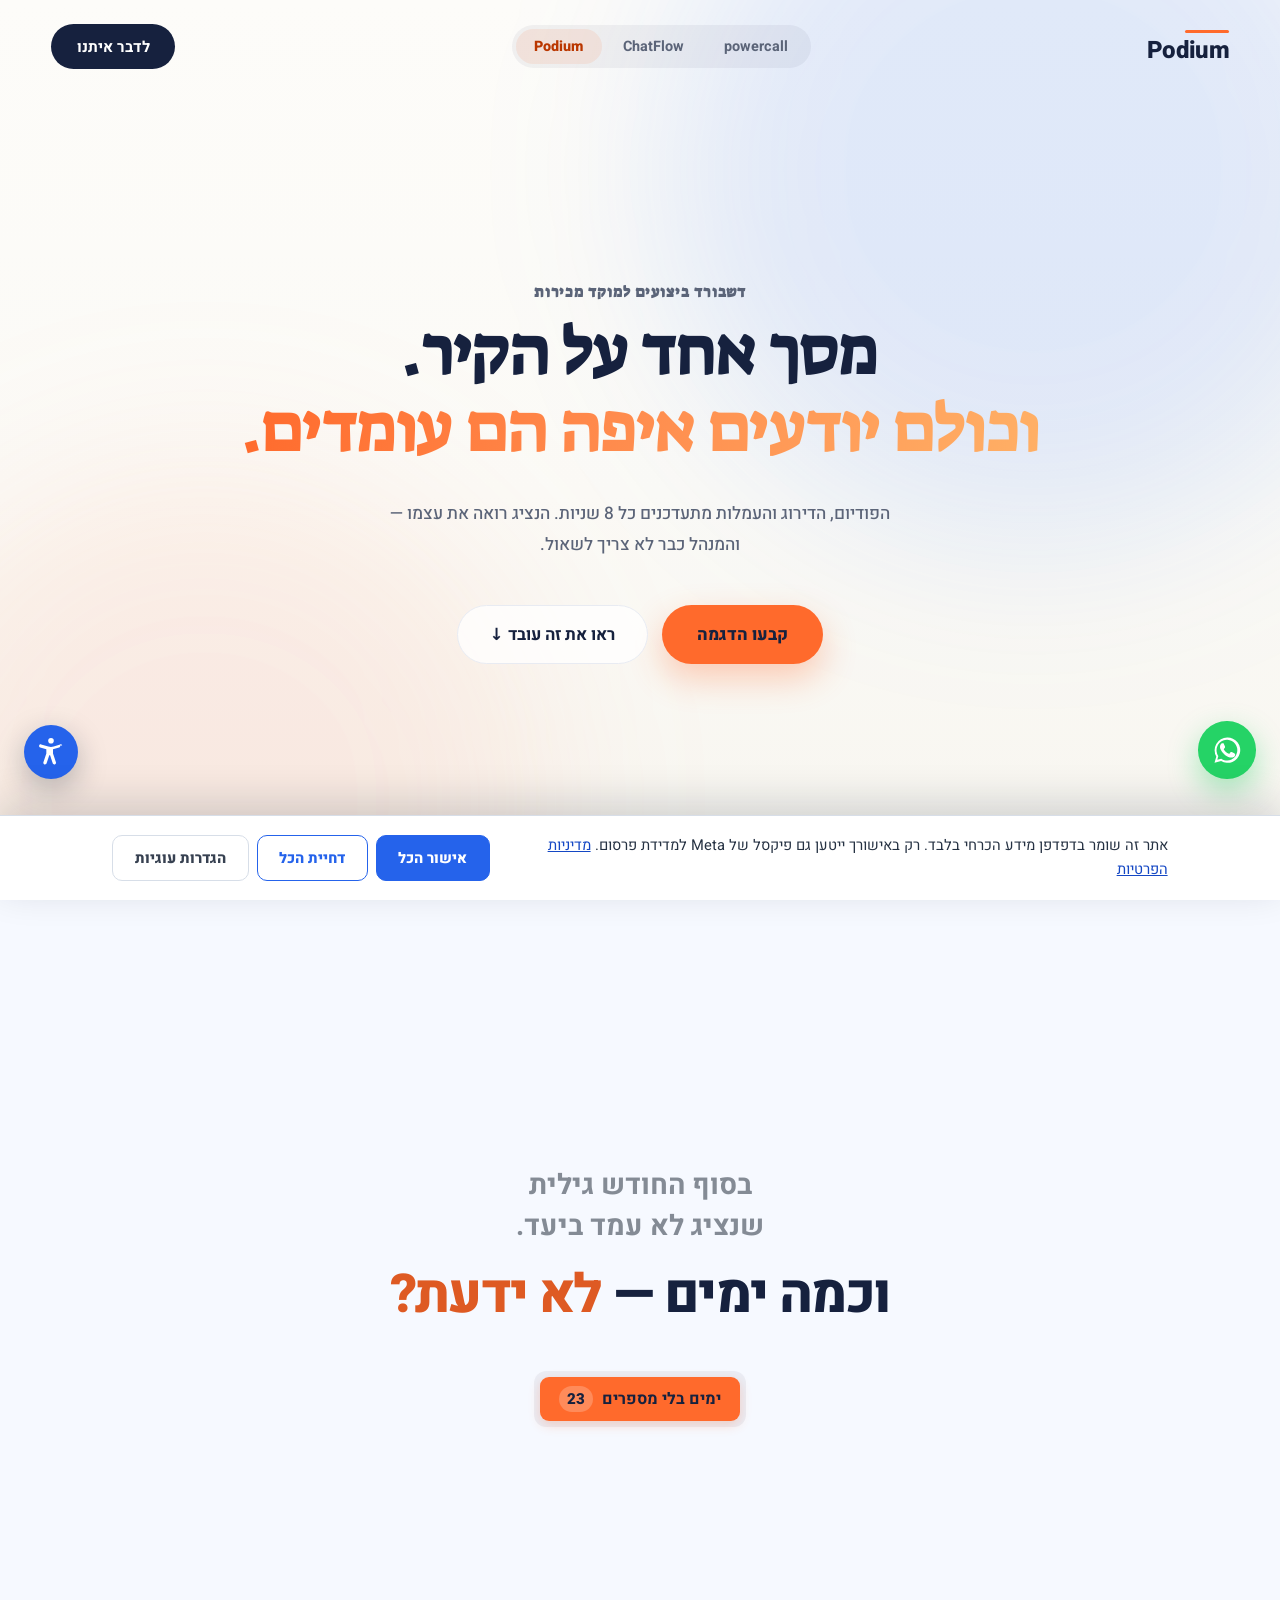
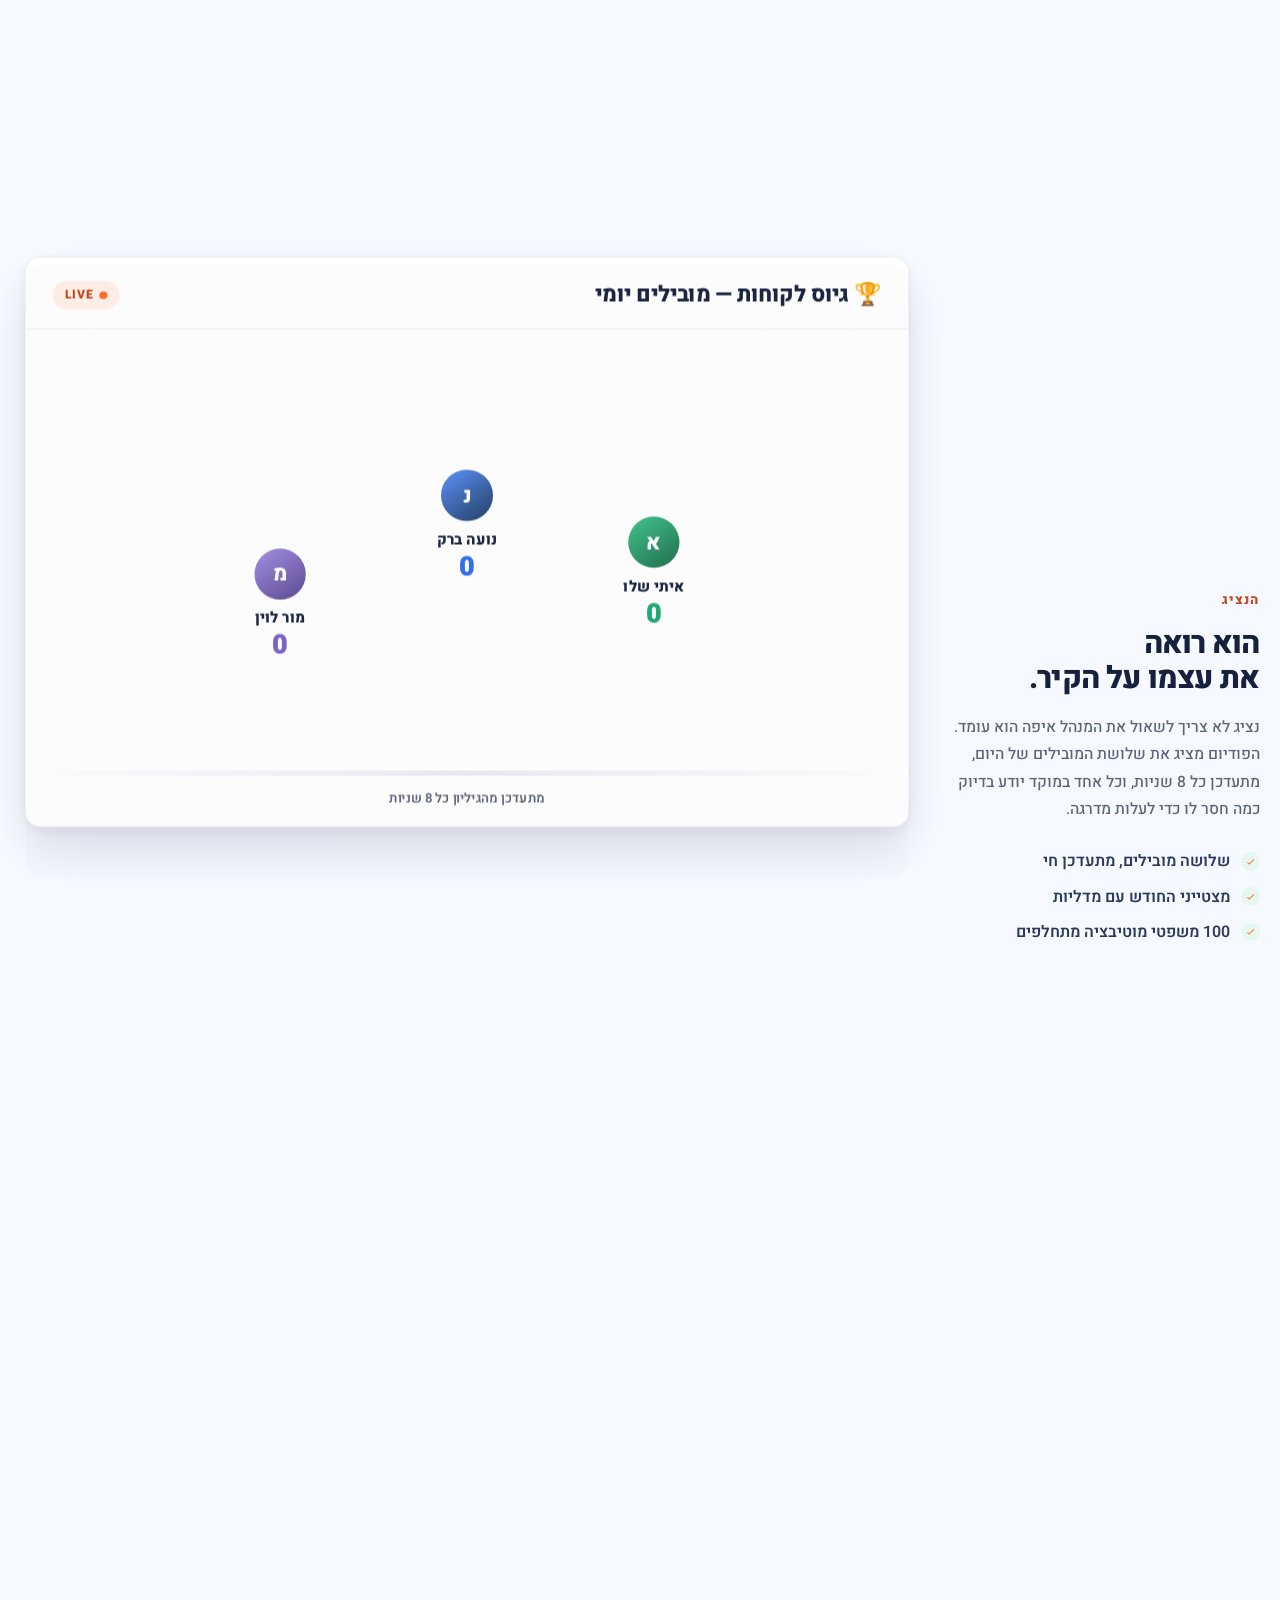
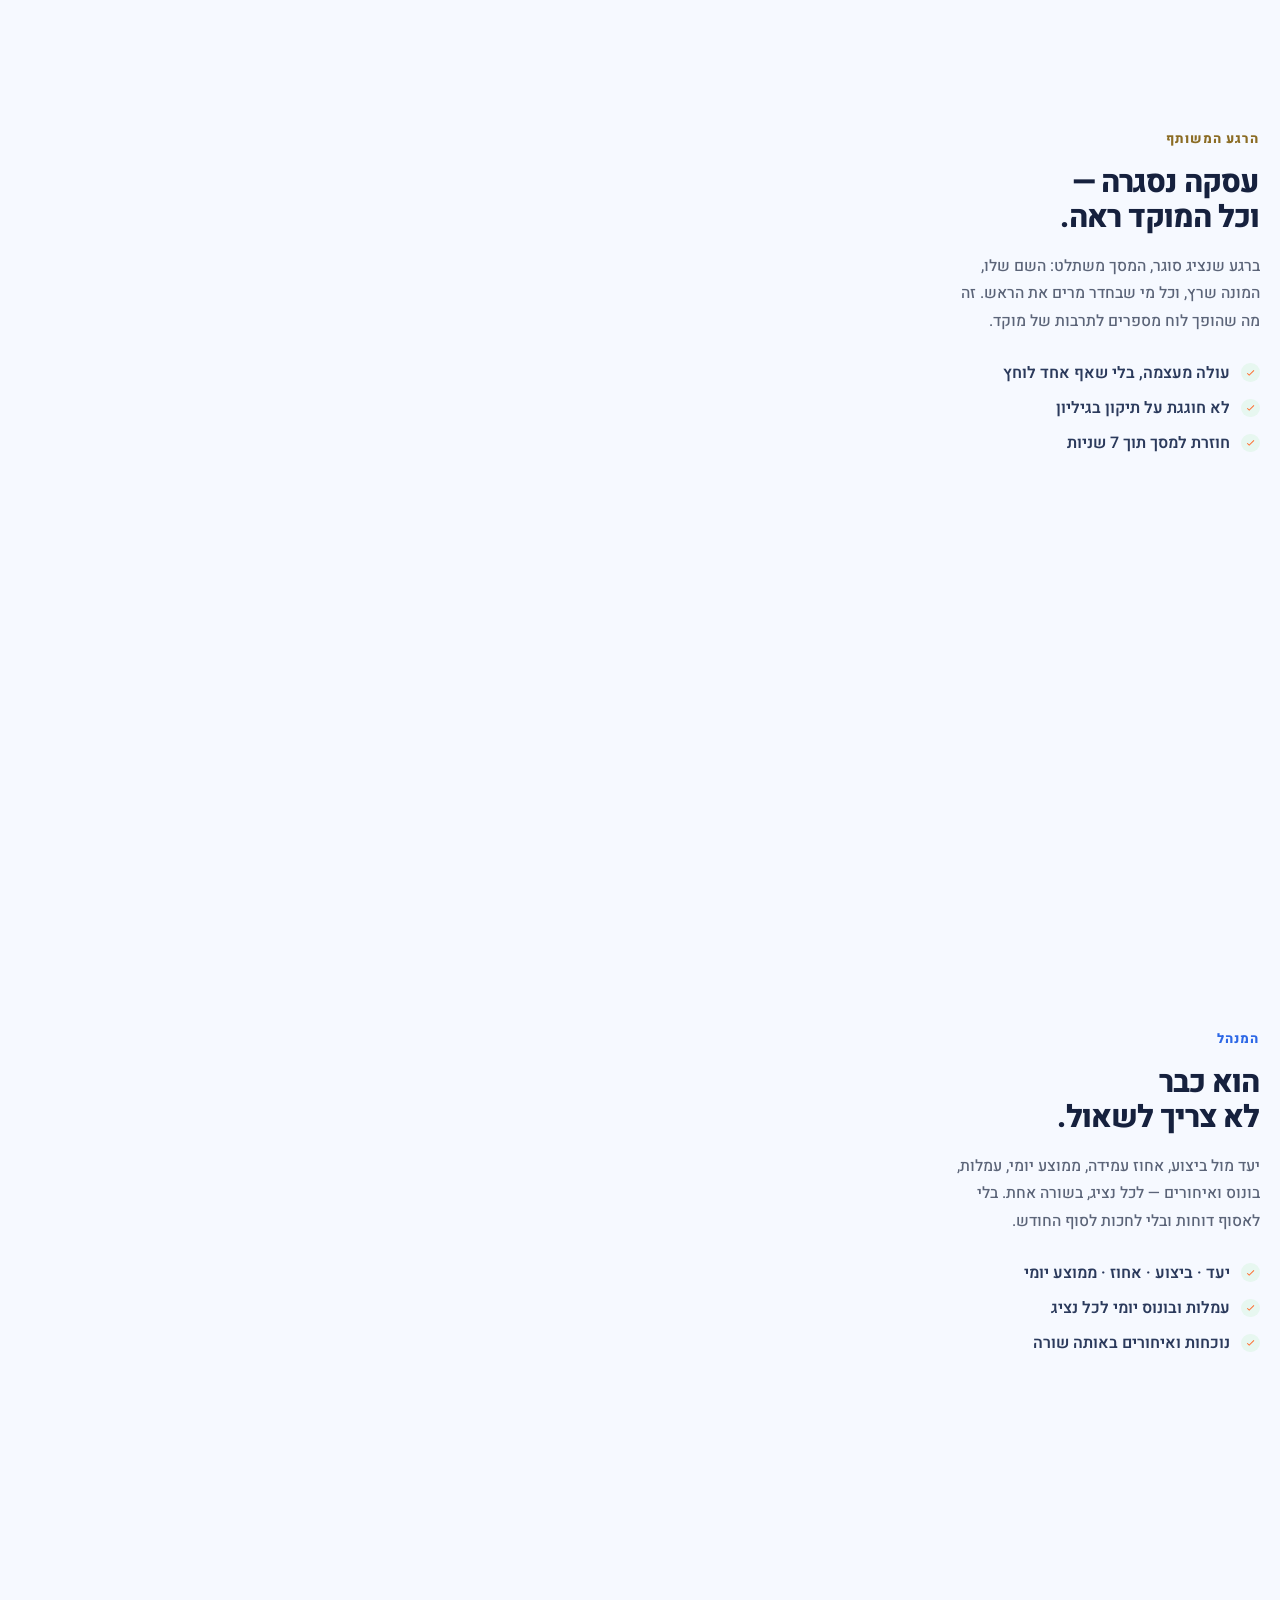
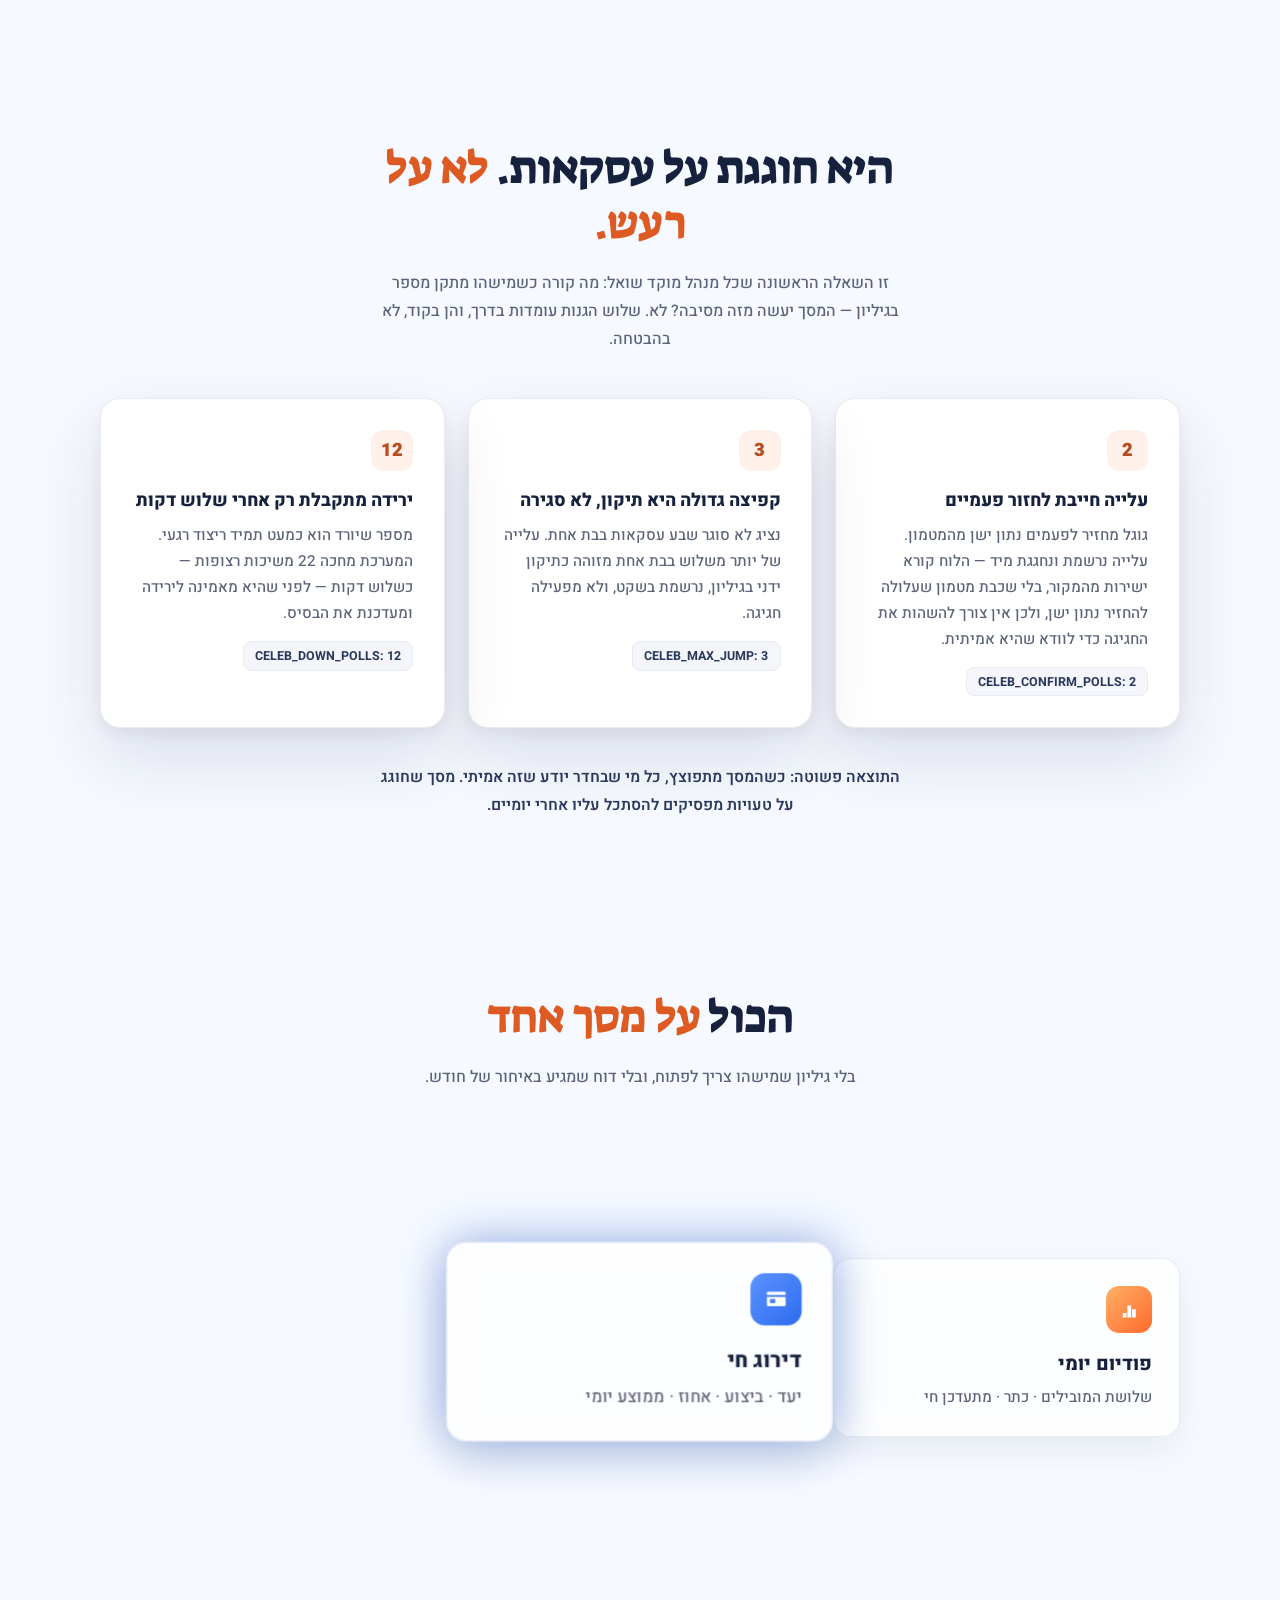
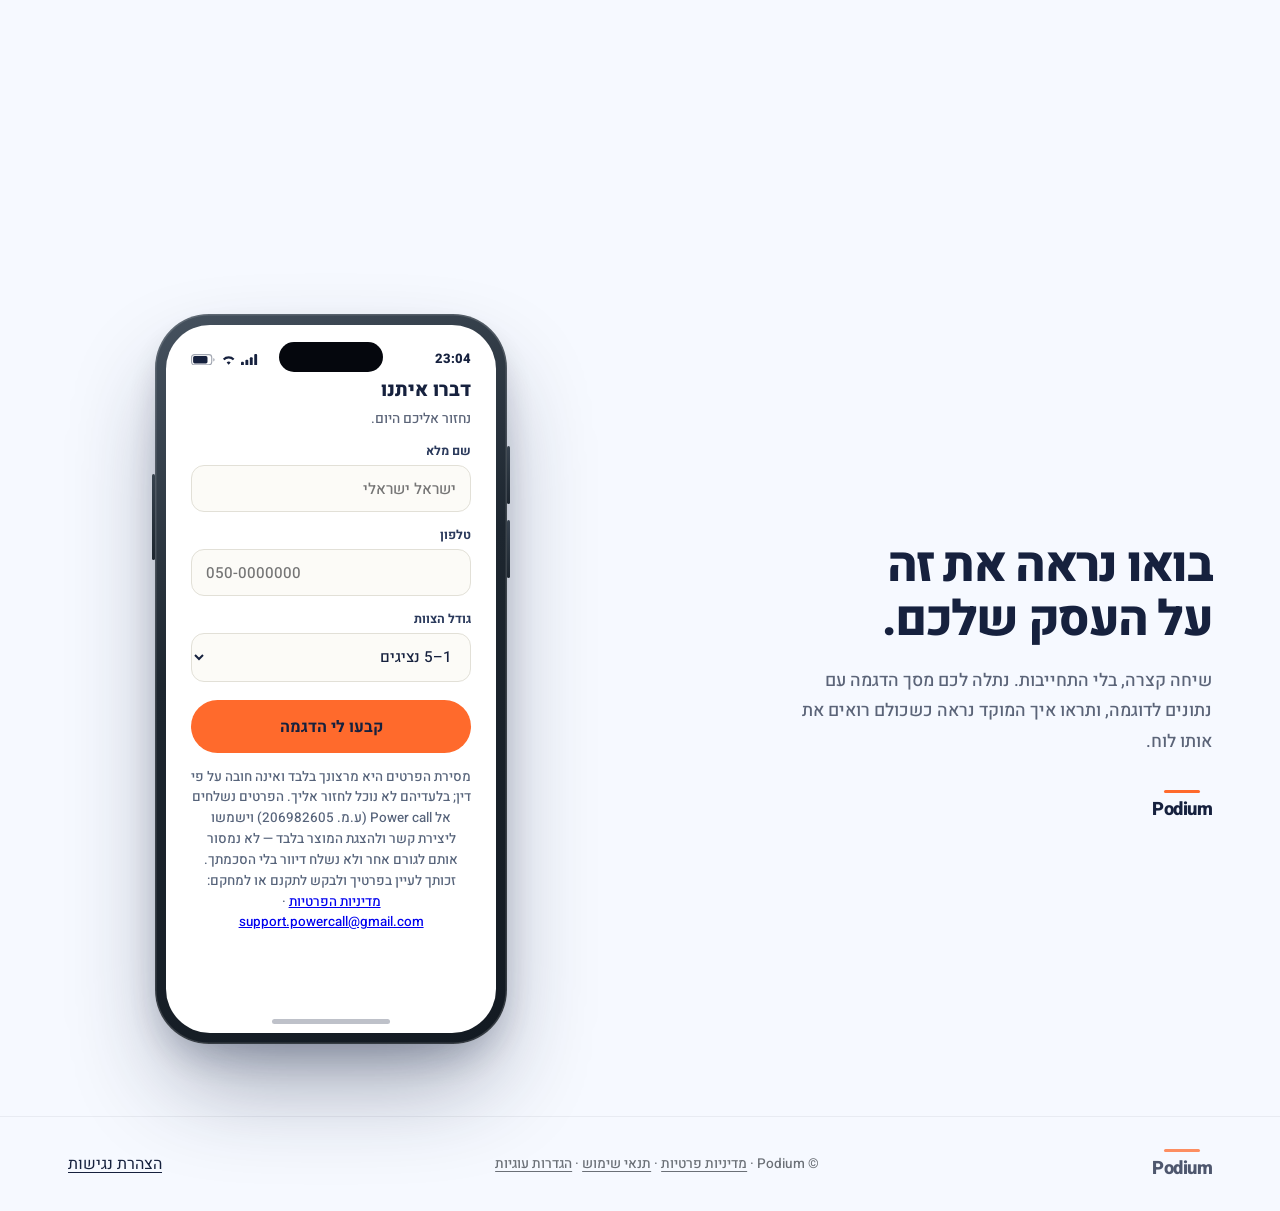
<file: podium.html>
<!doctype html>
<html lang="he" dir="rtl">
<head>
<meta charset="utf-8" />
<script>/* duplicate-host guard: powercall-site.onrender.com and an old Netlify
   preview also serve this site. Sends those visitors to the real domain. A path
   based platform redirect rule cannot express a host condition and would loop on
   the real domain, so the check lives here. It can never be true on powercall.co.il. */
(function(){try{var h=location.hostname;
  if(h.indexOf('.onrender.com')>-1||h.indexOf('.netlify.app')>-1){
    location.replace('https://www.powercall.co.il'+location.pathname+location.search+location.hash);}
}catch(e){}})();</script>
<meta name="viewport" content="width=device-width, initial-scale=1" />
<title>דשבורד ביצועים למוקד מכירות ודירוג נציגים | Podium</title>
<meta name="description" content="דשבורד למוקד מכירות: דירוג נציגים, יעדים ועמלות שמתעדכנים כל 8 שניות על מסך אחד בקיר. כל נציג רואה בדיוק איפה הוא עומד.">
<link rel="canonical" href="https://www.powercall.co.il/podium.html">
<meta name="robots" content="index, follow">
<meta property="og:type" content="website">
<meta property="og:locale" content="he_IL">
<meta property="og:site_name" content="PowerCall">
<meta property="og:url" content="https://www.powercall.co.il/podium.html">
<meta property="og:title" content="Podium — מסך מכירות חי על קיר המוקד">
<meta property="og:description" content="פודיום, דירוג נציגים ועמלות שמתעדכנים כל 8 שניות על מסך אחד בקיר: הנציג רואה איפה הוא עומד, והמנהל כבר לא צריך לשאול.">
<meta property="og:image" content="https://www.powercall.co.il/og-default.png">
<link rel="icon" href="/favicon-podium.svg" type="image/svg+xml">
<link rel="icon" href="/favicon-48.png" sizes="48x48" type="image/png">
<link rel="apple-touch-icon" href="/apple-touch-icon.png">
<meta name="twitter:card" content="summary_large_image">
<meta name="twitter:image" content="https://www.powercall.co.il/og-default.png">
<link rel="preload" href="/fonts/Heebo-400-hebrew.woff2" as="font" type="font/woff2" crossorigin>
<link rel="stylesheet" href="/fonts/podium.css">
<script src="./gsap.min.js"></script>
<script src="./scrolltrigger.min.js"></script>
<style>
/* =========================================================================
   Podium — landing page
   Third sibling of site.html (powercall) and chatflow.html. Same skeleton,
   same scaler, same motion law; Podium's own palette, faces and screens,
   all copied from sales-dashboard/index.html rather than invented.

   One idea carries it, and it is the only claim in the family that speaks to
   two people at once: one screen on the wall, the agent knows where they
   stand and the manager does not have to ask.
   ========================================================================= */

  * { margin: 0; padding: 0; box-sizing: border-box; }
  :root {
    --a11y-accent: #2563eb;   /* the accessibility widget stays powercall-blue on EVERY page — a11y furniture the visitor learns to recognise, not per-product branding */
    --ink:     #16213e;
    --ink-2:   #2b3a5c;
    --muted:   #5b6478;
    --line:    #e8ebf2;
    --cream:   #f6f9ff;
    --orange:  #ff6a2c;
    /* The brand orange is only legible as a FILL. As text on the cream ground
       it is 2.71:1, so it gets two darker siblings — used for type only, never
       for fills, so the brand colour itself is untouched. */
    --orange-tx:   #BB4C1F;  /* small text  -> 4.78:1 */
    --orange-tx-l: #DE5A23;  /* large text  -> 3.56:1 */
    --orange-d:#e8531a;
    --blue:    #2f6df0;
    --green:   #1fa971;
    --purple:  #7b5fc9;
    --gold:    #d4a437;
    --radius:  20px;
    --shadow:  0 30px 70px rgba(22, 33, 62, 0.12), 0 6px 18px rgba(22, 33, 62, 0.06);
  }
  /* `clip` contains the oversized panel canvases without creating a scroll
     container — `hidden` would break `position: sticky` on the feature stage. */
  html { scroll-behavior: smooth; overflow-x: clip; }
  body {
    font-family: "Heebo", system-ui, sans-serif;
    color: var(--ink);
    background: var(--cream);
    -webkit-font-smoothing: antialiased;
    overflow-x: clip;
  }

  /* ---------------- the living backdrop ----------------
     Fixed behind everything; sections are transparent and ride on top, so the
     page reads as one continuous surface rather than stacked bands.
     Two blooms, not three: Podium's palette is more restrained than
     powercall's and a third hue would be noise. The hues are the app's own —
     emerald and warm coral, lifted from the real chat canvas in index.css. */
  .bg { position: fixed; inset: 0; z-index: -2; pointer-events: none; overflow: hidden; }
  .sky { position: absolute; inset: 0;
         background: linear-gradient(180deg, #FDFCF9 0%, #FBFAF6 55%, #F7F5EF 100%); }
  .sky .bloom { position: absolute; border-radius: 50%; filter: blur(90px) saturate(1.2); will-change: transform; }
  /* alphas follow powercall's weighting, not the app's .05 — in the app these
     are full-viewport washes, here they are discrete blobs and would vanish */
  .l1 { width: 58vw; height: 58vw; top: -16vw; right: -10vw; background: rgba(47, 109, 240, 0.13); }
  .l2 { width: 52vw; height: 52vw; bottom: -18vw; left: -10vw; background: rgba(255, 138, 107, 0.11); }

  .grain {
    position: absolute; inset: -50%; opacity: 0.09; mix-blend-mode: overlay;
    background-image: url("data:image/svg+xml,%3Csvg xmlns='http://www.w3.org/2000/svg' width='220' height='220'%3E%3Cfilter id='n'%3E%3CfeTurbulence type='fractalNoise' baseFrequency='0.82' numOctaves='3' stitchTiles='stitch'/%3E%3C/filter%3E%3Crect width='220' height='220' filter='url(%23n)' opacity='0.5'/%3E%3C/svg%3E");
  }

  section { position: relative; }
  .wrap { max-width: 1240px; margin: 0 auto; padding-inline: clamp(1.25rem, 4vw, 3rem); }

  /* ---------------- nav ---------------- */
  .nav {
    position: fixed; inset-block-start: 0; inset-inline: 0; z-index: 60;
    display: flex; align-items: center; justify-content: space-between; gap: 1rem;
    padding: 1.5rem clamp(1.25rem, 4vw, 3.5rem);
    opacity: 0; transition: background .3s ease, box-shadow .3s ease, padding .3s ease;
  }
  .nav.stuck {
    background: rgba(255, 255, 255, 0.80);
    backdrop-filter: saturate(180%) blur(14px);
    box-shadow: 0 1px 0 rgba(22, 33, 62, 0.06);
    padding-block: 0.8rem;
  }
  /* Podium has no logo asset — the mark is always this wordmark. The accent
     line above it is the 60x4 emerald rule the brand uses everywhere. */
  .brand { display: flex; align-items: center; }
  .wordmark { display: inline-flex; flex-direction: column; gap: 0.34rem; text-decoration: none; }
  .wordmark i { display: block; width: 44px; height: 3px; border-radius: 2px; background: var(--orange); transition: width .3s ease; }
  .wordmark span { font-size: 1.5rem; font-weight: 800; letter-spacing: -0.03em; color: var(--ink); line-height: 1; transition: font-size .3s ease; }
  .nav.stuck .wordmark span { font-size: 1.28rem; }
  .nav.stuck .wordmark i { width: 36px; }

  /* the product switcher — two pills, the active one wearing its product's
     colour. Shared shape with site.html; only the .on rule differs. */
  .swap { display: flex; align-items: center; gap: 0.2rem; padding: 0.25rem;
          background: rgba(22, 33, 62, 0.05); border-radius: 999px; }
  .swap a {
    font-family: inherit; font-size: 0.9rem; font-weight: 700; text-decoration: none;
    padding: 0.45rem 1.15rem; border-radius: 999px; color: var(--muted);
    transition: color .18s ease, background .18s ease;
  }
  .swap a:hover { color: var(--ink); }
  .swap a.on { font-weight: 800; color: var(--orange); background: rgba(255, 106, 44, 0.10); }
  .nav.stuck .swap { background: rgba(22, 33, 62, 0.07); }
  /* the phone form of the switcher — see the 700px block */
  .swapMini { display: none; }

  .btn {
    font-family: inherit; font-weight: 700; border: 0; border-radius: 999px; cursor: pointer;
    text-decoration: none; display: inline-flex; align-items: center; justify-content: center; gap: 0.5rem;
    transition: transform .18s ease, background .18s ease, box-shadow .18s ease;
  }
  .btn-dark { color: #fff; background: var(--ink); padding: 0.72rem 1.6rem; font-size: 0.95rem; }
  .btn-dark:hover { background: #2c3746; transform: translateY(-1px); }

  /* ---------------- hero ---------------- */
  .hero {
    min-height: 100vh; display: flex; flex-direction: column;
    align-items: center; justify-content: center; text-align: center;
    padding: 7rem 1.5rem 4rem;
  }
  /* Suez One is a single-weight Hebrew display face — there is no weight axis
     to reach for, so the headline earns its presence from size and tracking.
     It is also what makes this page unmistakably not the other two: powercall
     shouts in Heebo 900, ChatFlow states a fact in Assistant 800, and this one
     is set in a face with actual serifs on a scoreboard. */
  h1 {
    font-family: "Suez One", "Heebo", serif;
    font-size: clamp(2.3rem, 5.4vw, 5.5rem);
    font-weight: 400; letter-spacing: -0.025em; line-height: 1.12; opacity: 0;
  }
  h1 .grad {
    background: linear-gradient(100deg, #ff6a2c, #ff8a4c 45%, #ffb066);
    -webkit-background-clip: text; background-clip: text; color: transparent;
  }
  .sub { margin-top: clamp(2rem, 3.4vh, 3.2rem); font-size: clamp(1rem, 1.35vw, 1.45rem); font-weight: 500; color: var(--muted); line-height: 1.75; max-width: 54ch; opacity: 0; }
  .acts { margin-top: clamp(2.8rem, 4.6vh, 4.2rem); display: flex; gap: 0.9rem; flex-wrap: wrap; justify-content: center; opacity: 0; }
  /* the one saturated thing above the fold — shadow tinted to match, because a
     neutral drop shadow under a saturated button reads as a sticker */
  /* White on the brand orange is 2.86:1. Rather than dull the orange, the label
     takes the page ink: #16213E on #ff6a2c is 5.56:1 and the fill stays exactly
     the brand colour. */
  .b1 { font-size: 1.05rem; font-weight: 800; color: var(--ink); background: var(--orange); padding: 1rem 2.2rem; box-shadow: 0 14px 34px rgba(255, 106, 44, 0.32); }
  .b1:hover { background: #e8531a; transform: translateY(-2px); }
  .b2 { font-size: 1.05rem; color: var(--ink); background: rgba(255,255,255,0.75); border: 1px solid var(--line); padding: 1rem 2rem; backdrop-filter: blur(8px); }
  .b2:hover { transform: translateY(-2px); }

  .rv { opacity: 0; transform: translateY(26px); }

  /* ---------------- the question ---------------- */
  .question { min-height: 88vh; display: grid; place-items: center; text-align: center; padding: 8rem 1.5rem; }
  /* 2.08:1 on the cream ground; large text needs 3:1 (WCAG 1.4.3) */
  .qsmall { font-size: clamp(1.25rem, 2.2vw, 2.2rem); font-weight: 700; color: #848B95; line-height: 1.45; }
  .qbig { margin-top: 1.2rem; font-size: clamp(1.9rem, 4.2vw, 4.4rem); font-weight: 800; letter-spacing: -0.03em; line-height: 1.12; }
  .qbig em { font-style: normal; color: var(--orange-tx-l); }
  /* the real tab, at page scale — same shape as the one in ConversationList:
     a tinted track holding a coloured active pill with its live count */
  .unassigned {
    margin-top: clamp(2.5rem, 5vh, 4rem); display: inline-flex; align-items: center; gap: 0.5rem;
    padding: 0.34rem; border-radius: 12px; background: rgba(22, 33, 62, 0.05);
  }
  .uTab {
    display: inline-flex; align-items: center; gap: 0.6rem;
    padding: 0.6rem 1.2rem; border-radius: 9px; background: var(--orange); color: var(--ink);
    font-size: 1rem; font-weight: 700; box-shadow: 0 4px 12px rgba(255, 106, 44, 0.24);
  }
  .uCount {
    min-width: 2rem; padding: 0.1rem 0.5rem; border-radius: 999px;
    background: rgba(255,255,255,0.22); font-size: 0.95rem; font-weight: 800;
    direction: ltr; font-variant-numeric: tabular-nums; text-align: center;
  }

  /* ---------------- feature sequence ---------------- */
  /* The rendered width of a proof panel is exactly the width of this column —
     fitScalers divides the column by the panel's design width, so the product
     of the two is always the column again. That makes the grid split the only
     lever on how big the proof reads. The claims are short and the proof is
     detailed, so the stage takes the larger share; minmax stops the text
     column collapsing under its own headline on a narrow laptop. */
  .seqGrid {
    max-width: 1860px; margin: 0 auto; padding-inline: clamp(0.75rem, 1.6vw, 1.5rem);
    display: grid; grid-template-columns: minmax(320px, 0.9fr) 2.6fr;
    gap: clamp(1rem, 2vw, 2.4rem); align-items: start;
  }
  .step { min-height: 100vh; display: flex; flex-direction: column; justify-content: center; padding-block: 4rem; }
  /* Panel 1's story runs 5.65s; a reader crosses one screen in about four, so
     the pipeline — the beat the panel exists to reach — would never be seen.
     Deliberately a class at the SAME specificity as .step rather than
     `.seq .steps .step:first-child`: the mobile block sets `.step { min-height:
     auto }`, and being later in the file it must win. A descendant selector
     would out-specify it and leave this step 145vh tall on a phone. */
  .step-long { min-height: 150vh; }
  .stepKicker { font-size: 0.82rem; font-weight: 800; letter-spacing: 0.08em; color: var(--orange-tx); text-transform: uppercase; margin-bottom: 1rem; }
  /* darkened to clear WCAG 1.4.3 (4.5:1 for body text, 3:1 for large) */
  .step:nth-child(2) .stepKicker { color: #8B6C24; }
  .step:nth-child(3) .stepKicker { color: #2D68E6; }
  /* stepped down from 2.8vw: the stage took width from this column, and at the
     old size the two-line titles ran past its edge */
  .stepTitle { font-size: clamp(1.55rem, 2.4vw, 2.7rem); font-weight: 800; letter-spacing: -0.03em; line-height: 1.14; }
  .stepBody { margin-top: 1.1rem; font-size: clamp(0.98rem, 1.05vw, 1.18rem); color: var(--muted); line-height: 1.75; font-weight: 500; max-width: 42ch; }
  .stepList { margin-top: 1.6rem; display: flex; flex-direction: column; gap: 0.7rem; }
  .stepList li { list-style: none; display: flex; align-items: center; gap: 0.7rem; font-size: 1rem; font-weight: 600; color: var(--ink-2); }
  .tick { width: 1.15rem; height: 1.15rem; flex: none; border-radius: 50%; background: #e7f7f0; display: grid; place-items: center; }
  .tick svg { width: 0.7rem; height: 0.7rem; fill: var(--orange); }

  .stageCol { position: sticky; top: 0; height: 100vh; display: flex; align-items: center; }
  .stageInner { position: relative; width: 100%; }
  /* No base transform here: GSAP animates y on this element and would overwrite
     any translate used for centring. Centring is the grid's job. */
  .seqPanel { position: absolute; inset: 0; display: grid; place-items: center; opacity: 0; will-change: opacity, transform; }
  /* min-width:0 is load-bearing: as a grid item this would otherwise take
     min-width:auto, resolve to the 1920px canvas's min-content size, report a
     1920px width, and silently poison every scale factor below. */
  .scaler { position: relative; width: 100%; min-width: 0; display: flex; justify-content: center; }
  .canvas { flex: none; width: 1920px; transform-origin: top center; container-type: inline-size; }

  /* =======================================================================
     product panels — rebuilt from the real screens in
     idanavraham5/sales-dashboard. Proof, never the opening act.

     The names are NOT the ones in the dashboard. That board runs on a live
     Google Sheet and shows real staff; this page sells the product to other
     call centres, so the UI is identical and only the words are widened. Same
     decision the ChatFlow page had to make with the tax-refund statuses.
     ======================================================================= */
  .panel { position: relative; margin: 0 auto; background: #fff; border-radius: var(--radius);
           border: 1px solid var(--line); box-shadow: var(--shadow); overflow: hidden; }

  /* the panel chrome shared by all three: a titled head with a LIVE pip */
  .pHead { display: flex; align-items: center; gap: 0.9cqw; padding: 1.5cqw 1.9cqw 1.2cqw;
           border-bottom: 1px solid var(--line); }
  .pTitle { font-size: 1.55cqw; font-weight: 800; letter-spacing: -0.01em; }
  .pLive { margin-inline-start: auto; display: inline-flex; align-items: center; gap: 0.45cqw;
           padding: 0.35cqw 0.85cqw; border-radius: 999px; background: rgba(255,106,44,0.10);
           color: var(--orange-d); font-size: 0.85cqw; font-weight: 800; letter-spacing: 0.06em; }
  .pLive i { width: 0.55cqw; height: 0.55cqw; border-radius: 50%; background: var(--orange); }

  /* an avatar is initials on a gradient, never a photo. photos.js in the
     dashboard is 176KB of real staff faces and none of it belongs here. */
  .pAv { border-radius: 50%; display: grid; place-items: center; color: #fff;
         font-weight: 800; flex: none; }

  /* ---- panel 1: the podium ----
     The most photogenic thing the product has, and the one an agent looks for
     first. Three steps in the dashboard's own order and colours: 2nd green on
     the right, 1st blue and tallest in the middle, 3rd purple on the left.

     Measured against the 1920 canvas before a line of animation was written:
     head ~86px, podium area ~560px, floor label ~40px = ~686px inside 768px. */
  .p-podium { width: 62cqw; height: 40cqw; display: flex; flex-direction: column; background: #fff; }
  .pdStage { flex: 1; display: flex; align-items: flex-end; justify-content: center;
             gap: 1.6cqw; padding: 2.2cqw 2.4cqw 0; }
  .pod { width: 11.5cqw; display: flex; flex-direction: column; align-items: center; }
  .podCrown { font-size: 2.6cqw; line-height: 1; height: 3.1cqw; opacity: 0;
              filter: drop-shadow(0 0.15cqw 0.25cqw rgba(212,164,55,0.55)); }
  .podAv { width: 3.6cqw; height: 3.6cqw; font-size: 1.5cqw; margin-bottom: 0.55cqw; }
  .podName { font-size: 1.05cqw; font-weight: 800; white-space: nowrap; }
  .podNum { font-size: 1.9cqw; font-weight: 900; line-height: 1.1; margin-top: 0.15cqw;
            direction: ltr; font-variant-numeric: tabular-nums; }
  .podBar { width: 100%; margin-top: 0.7cqw; border-radius: 1cqw 1cqw 0 0;
            display: grid; place-items: start center; padding-top: 0.7cqw;
            color: rgba(255,255,255,0.92); font-size: 1.5cqw; font-weight: 900;
            transform-origin: bottom center; transform: scaleY(0); }
  .pod1 .podBar { height: 12.5cqw; background: linear-gradient(180deg,#5b93ff,#1e3a5f); }
  .pod2 .podBar { height: 9.2cqw;  background: linear-gradient(180deg,#3fc78f,#1d6b48); }
  .pod3 .podBar { height: 7.0cqw;  background: linear-gradient(180deg,#a48fe6,#5b4791); }
  .pod1 .podNum { color: #2f6df0; } .pod2 .podNum { color: #1fa971; } .pod3 .podNum { color: #7b5fc9; }
  .pdFloor { height: 0.35cqw; background: linear-gradient(90deg,transparent,var(--line),transparent); }
  .pdNote { padding: 0.9cqw 0 1.3cqw; text-align: center; font-size: 0.92cqw;
            font-weight: 600; color: var(--muted); }

  /* ---- panel 2: the celebration ----
     The dashboard throws a full-screen takeover the moment an agent's count
     goes up: blurred aura, vignette, a gold-bordered card, the name, the
     month's tally counting up. It is the only dark surface in the product and
     the only one on this page, which is exactly why it earns its own panel.
     Head ~0 (no chrome — it IS a takeover), content ~640px inside 720px. */
  .p-celeb { width: 54cqw; height: 37.5cqw; background: #0f1f36; position: relative;
             display: grid; place-items: center; }
  .clAura { position: absolute; inset: 0; overflow: hidden; }
  .clBlob { position: absolute; border-radius: 50%; filter: blur(5cqw); opacity: 0.55; }
  .clB1 { width: 22cqw; height: 22cqw; top: -6cqw;  right: -4cqw; background: #ff6a2c; }
  .clB2 { width: 20cqw; height: 20cqw; bottom: -7cqw; left: -3cqw; background: #2f6df0; }
  .clVig { position: absolute; inset: 0;
           background: radial-gradient(ellipse at 50% 45%, transparent 38%, rgba(8,13,24,0.62) 100%); }
  .clWrap { position: relative; z-index: 2; display: flex; flex-direction: column;
            align-items: center; gap: 1.5cqw; }
  /* Frank Ruhl Libre at 500 — the dashboard's own choice, and the one serif in
     the whole family. On a scoreboard it reads as a headline, not a UI label. */
  .clTitle { font-family: "Frank Ruhl Libre", "Heebo", serif; font-weight: 500;
             font-size: 3.4cqw; line-height: 1; color: #f3efe2; opacity: 0; }
  .clCard { position: relative; width: 22cqw; padding: 1.8cqw 1.8cqw 1.6cqw;
            border-radius: 1.5cqw; border: 0.09cqw solid #8a6414; opacity: 0;
            background: linear-gradient(135deg,#2a1e08,#171005);
            box-shadow: 0 1.5cqw 3cqw rgba(0,0,0,0.45);
            display: flex; flex-direction: column; align-items: center; gap: 0.5cqw; }
  .clAv { width: 4.4cqw; height: 4.4cqw; font-size: 1.9cqw;
          box-shadow: 0 0 0 0.22cqw rgba(212,164,55,0.35); }
  .clName { font-size: 1.7cqw; font-weight: 800; color: #f3efe2; }
  .clRole { font-size: 0.85cqw; font-weight: 600; color: #b9a271; }
  .clAmount { margin-top: 0.7cqw; display: flex; flex-direction: column; align-items: center; gap: 0.2cqw; }
  .clAmount .lbl { font-size: 0.8cqw; font-weight: 700; color: #b9a271; }
  .clAmount b { font-size: 3cqw; font-weight: 900; line-height: 1; color: #f5d98b;
                direction: ltr; font-variant-numeric: tabular-nums; }
  .clTag { margin-top: 0.9cqw; padding: 0.5cqw 1.1cqw; border-radius: 999px; opacity: 0;
           background: rgba(255,106,44,0.16); border: 1px solid rgba(255,106,44,0.35);
           color: #ffb98f; font-size: 0.92cqw; font-weight: 800; }

  /* ---- panel 3: the live ranking ----
     Eight columns, exactly the dashboard's: name, actual, target, percent,
     daily average, commission, daily bonus, lateness. The bar turns orange at
     50% and stays blue below it — that threshold is the product's, not mine.

     Measured: head ~86px + thead ~52px + 5 rows x ~104px = ~658px inside 845px. */
  .p-rank { width: 72cqw; height: 44cqw; display: flex; flex-direction: column; background: #fff; }
  .rkGrid { display: grid; grid-template-columns: 13cqw repeat(7, 1fr); align-items: center;
            gap: 0.7cqw; padding-inline: 1.9cqw; }
  .rkHead { padding-block: 0.85cqw; border-bottom: 1px solid var(--line); }
  .rkHead span { font-size: 0.82cqw; font-weight: 700; color: var(--muted); text-align: center; }
  .rkHead span:first-child { text-align: start; }
  .rkRow { padding-block: 1.05cqw; border-bottom: 1px solid #f3f5f9; opacity: 0; }
  .rkRow:last-child { border-bottom: 0; }
  .rkWho { display: flex; align-items: center; gap: 0.75cqw; min-width: 0; }
  .rkAv { width: 2.5cqw; height: 2.5cqw; font-size: 1.05cqw; }
  .rkName { font-size: 1.02cqw; font-weight: 700; white-space: nowrap; }
  .rkCell { display: flex; flex-direction: column; align-items: center; gap: 0.35cqw; }
  .rkVal { font-size: 1.25cqw; font-weight: 800; direction: ltr; font-variant-numeric: tabular-nums; }
  .rkBar { width: 78%; height: 0.5cqw; border-radius: 0.35cqw; background: #eef0f5; overflow: hidden; }
  .rkBar i { display: block; height: 100%; border-radius: 0.35cqw; width: 0; }
  .barHot  { background: linear-gradient(90deg,#ff8a4c,var(--orange)); }
  .barCool { background: linear-gradient(90deg,#5b8df5,var(--blue)); }
  .rkPct { font-size: 1.45cqw; font-weight: 900; text-align: center;
           direction: ltr; font-variant-numeric: tabular-nums; }
  .rkPct.hot { color: var(--orange); } .rkPct.cool { color: var(--blue); }
  .rkAvg { text-align: center; font-size: 1.15cqw; font-weight: 800; color: var(--purple);
           direction: ltr; font-variant-numeric: tabular-nums; }
  .rkMoney { text-align: center; font-size: 1.12cqw; font-weight: 800; color: var(--green);
             white-space: nowrap; direction: ltr; font-variant-numeric: tabular-nums; }
  .rkMoney .cur { font-size: 0.78cqw; opacity: 0.7; margin-inline-start: 0.12cqw; }
  .rkMoney.bonus { color: var(--gold); }
  .rkLate { text-align: center; font-size: 1.12cqw; font-weight: 800; color: #9aa2b5;
            direction: ltr; font-variant-numeric: tabular-nums; }
  .rkLate.has { color: #d92d2d; }


  /* ---- the narrator ----
     Outside .canvas on purpose: inside it the text would be multiplied by the
     scaler's k and change size with the viewport. Here it is page-scale and
     always legible. `top: 100%` puts it in the gap the sticky column leaves
     below the panel — see HEIGHT_ROOM, which was lowered to reserve it. */
  .ibCap {
    position: absolute; top: 100%; inset-inline: 0; margin-top: 1rem;
    text-align: center; font-size: clamp(0.95rem, 1.15vw, 1.22rem);
    font-weight: 700; color: var(--ink-2); line-height: 1.4; opacity: 0;
  }
  .ibCap b { font-weight: 800; color: var(--orange); }


  /* ---------------- it does not celebrate noise ----------------
     Page scale, not a scaled panel — this is the objection every call-centre
     owner raises before they raise any other, so it has to be read rather than
     squinted at: what stops the board throwing a party over a typo?

     The three guards are real, from CONFIG in sales-dashboard/index.html:
     CELEB_CONFIRM_POLLS 2, CELEB_MAX_JUMP 3, CELEB_DOWN_POLLS 12. */
  .ai { padding: clamp(5rem, 11vh, 9rem) 0 clamp(4rem, 9vh, 7rem); }
  .secHead { text-align: center; max-width: 60ch; margin: 0 auto clamp(2.6rem, 5vh, 4rem); }
  .secHead h2 { font-family: "Suez One", "Heebo", serif; font-weight: 400;
                font-size: clamp(1.8rem, 3.6vw, 3.3rem); letter-spacing: -0.02em; line-height: 1.2; }
  .secHead h2 .hl { color: var(--orange-tx-l); }
  .secHead p { margin-top: 1.1rem; font-size: clamp(1rem, 1.2vw, 1.25rem);
               color: var(--muted); font-weight: 500; line-height: 1.75; }

  .guards { display: grid; grid-template-columns: repeat(3, 1fr);
            gap: clamp(1rem, 1.8vw, 1.6rem); max-width: 1080px; margin: 0 auto; }
  .guard { background: #fff; border: 1px solid var(--line); border-radius: var(--radius);
           padding: clamp(1.5rem, 2.4vw, 2.2rem); box-shadow: var(--shadow); }
  .guardN { display: inline-grid; place-items: center; width: 2.6rem; height: 2.6rem;
            border-radius: 12px; background: rgba(255,106,44,0.10); color: #B74C1F;
            font-size: 1.15rem; font-weight: 900; direction: ltr; font-variant-numeric: tabular-nums; }
  .guardT { margin-top: 1rem; font-size: 1.12rem; font-weight: 800; }
  .guardD { margin-top: 0.55rem; font-size: 0.95rem; font-weight: 500;
            color: var(--muted); line-height: 1.7; }
  .guardK { margin-top: 0.9rem; display: inline-block; padding: 0.3rem 0.7rem; border-radius: 8px;
            background: #f4f6fb; border: 1px solid var(--line); color: var(--ink-2);
            font-size: 0.78rem; font-weight: 700; direction: ltr; }
  .guardFoot { max-width: 60ch; margin: clamp(2.2rem, 4vh, 3.2rem) auto 0; text-align: center;
               font-size: clamp(0.98rem, 1.15vw, 1.15rem); font-weight: 600; color: var(--ink-2); line-height: 1.75; }

  /* ---------------- modules: six squares that become one system ----------------
     Ported from site.html. Plays on arrival, on its own clock — the reader
     shouldn't have to grind a scrollbar to watch it. Hovering a settled card
     lifts it and lights its own wire. */
  .one { position: relative; min-height: 100vh; display: flex; flex-direction: column;
         align-items: center; justify-content: center; padding: clamp(5rem, 10vh, 8rem) clamp(1.25rem, 4vw, 3rem); }
  .oneStage { position: relative; width: 100%; max-width: 1080px; height: clamp(450px, 62vh, 600px); margin-top: clamp(1.5rem, 3.5vh, 2.5rem); }
  .modGrid { position: absolute; inset: 0; display: grid; grid-template-columns: repeat(3, 1fr);
             grid-template-rows: repeat(2, min-content); gap: 1.2rem; align-content: center; z-index: 2; }
  /* wires run beneath the cards and the core, so they read as emerging from
     behind each surface instead of stopping awkwardly at its edge */
  .wires { position: absolute; inset: 0; width: 100%; height: 100%; z-index: 1; pointer-events: none; opacity: 0; overflow: visible; }
  /* dasharray sums to 16; the flow tween walks dashoffset exactly one period so
     the loop is seamless. Drawn core->card, so a rising offset reads as travel
     from the card toward the core. */
  .wires line { stroke: rgba(255, 106, 44, 0.5); stroke-width: 1.75; stroke-dasharray: 9 7; }
  .mod {
    background: rgba(255,255,255,0.80); backdrop-filter: blur(10px);
    border: 1px solid var(--line); border-radius: 18px; padding: 1.7rem;
    box-shadow: 0 10px 30px rgba(22, 33, 62, 0.05);
    opacity: 0;
    /* no :hover transform here — GSAP owns this element's transform */
  }
  .modIc { width: 2.9rem; height: 2.9rem; border-radius: 13px; display: grid; place-items: center; margin-bottom: 1.1rem; }
  .modIc svg { width: 1.4rem; height: 1.4rem; fill: #fff; }
  .modT { font-size: 1.2rem; font-weight: 800; }
  .modD { margin-top: 0.4rem; font-size: 0.95rem; color: var(--muted); font-weight: 500; line-height: 1.6; }

  .oneCore { position: absolute; inset: 0; display: grid; place-items: center; opacity: 0; pointer-events: none; z-index: 3; }
  /* Registering the angle lets the browser interpolate it as an angle; a plain
     custom property would jump from 0 to 360 instead of sweeping. */
  @property --ang { syntax: "<angle>"; initial-value: 0deg; inherits: false; }
  @keyframes coreSpin { to { --ang: 360deg; } }
  .coreCard {
    /* Two backgrounds: white clipped to the padding box, the conic clipped to
       the border box. The border is transparent, so the gradient shows only in
       that ring — no pseudo-element, no z-index games.
       The six hues ARE the six module accents. */
    border: 3.5px solid transparent; border-radius: 26px;
    background:
      linear-gradient(#fff, #fff) padding-box,
      conic-gradient(from var(--ang),
        #2f6df0, #7c3aed, #d4a437, #2563eb, #db2777, #0e8b99, #2f6df0) border-box;
    padding: clamp(2rem, 4vw, 3rem) clamp(2.4rem, 5vw, 4.2rem); text-align: center;
    box-shadow: 0 50px 110px -20px rgba(22, 33, 62, 0.32), 0 0 110px rgba(47, 109, 240, 0.14);
    pointer-events: auto; cursor: default;
  }
  /* only spun once the core is actually on screen — a conic gradient repaints
     every frame and there is no sense burning that while it is invisible */
  .coreCard.lit { animation: coreSpin 4.5s linear infinite; }
  @media (prefers-reduced-motion: reduce) { .coreCard.lit { animation: none; } }
  .coreT { margin-top: 1.3rem; font-size: clamp(1.4rem, 2.5vw, 2.3rem); font-weight: 800; letter-spacing: -0.03em; }
  .coreS { margin-top: 0.7rem; color: var(--muted); font-weight: 600; font-size: clamp(0.95rem, 1.1vw, 1.1rem); }

  /* Podium has no logo asset. The wordmark plus its accent rule IS the mark. */
  .coreMark { display: inline-flex; flex-direction: column; align-items: center; gap: 0.5rem; }
  .coreMark i { display: block; width: 60px; height: 4px; border-radius: 2px; background: var(--orange); }
  .coreMark span { font-size: clamp(1.4rem, 2.2vw, 2rem); font-weight: 800; letter-spacing: -0.03em; color: var(--ink); line-height: 1; }
  .ctaMeta .coreMark span, .foot .coreMark span { font-size: 1.15rem; }
  .ctaMeta .coreMark i, .foot .coreMark i { width: 36px; height: 3px; }
  .foot .coreMark { opacity: 0.75; }

  /* ---------------- cta ---------------- */
  .cta { padding: clamp(5rem, 11vh, 9rem) 0 clamp(4rem, 8vh, 6rem); }
  .ctaGrid { display: grid; grid-template-columns: 1fr 0.95fr; gap: clamp(2.5rem, 5vw, 5rem); align-items: center; }
  .ctaTitle { font-size: clamp(2rem, 3.8vw, 3.6rem); font-weight: 800; letter-spacing: -0.035em; line-height: 1.1; }
  .ctaBody { margin-top: 1.2rem; color: var(--muted); font-size: 1.1rem; line-height: 1.75; font-weight: 500; max-width: 42ch; }
  .ctaMeta { margin-top: 2rem; display: flex; align-items: center; gap: 1rem; }
  .ctaMeta span.note { font-size: 0.9rem; color: var(--muted); font-weight: 600; padding-inline-start: 1rem; border-inline-start: 1px solid var(--line); }
  /* ---- the form lives in a phone ----
     A WhatsApp product asking for your number in a plastic card is a missed
     beat. Built in CSS rather than shipped as an image so the form inside stays
     real, focusable and responsive. */
  .phoneWrap { display: flex; justify-content: center; perspective: 1600px; }
  .phone { width: min(352px, 88vw); }
  .phoneBody {
    position: relative; padding: 11px;
    border-radius: 54px;
    background: linear-gradient(155deg, #46525f 0%, #1d262f 42%, #131a22 100%);
    box-shadow:
      0 50px 100px -20px rgba(22, 33, 62, 0.45),
      0 18px 40px -12px rgba(22, 33, 62, 0.28),
      inset 0 0 0 1.5px rgba(255,255,255,0.14);
  }
  .screen {
    position: relative; border-radius: 44px; overflow: hidden;
    background: #fff; aspect-ratio: 9 / 19.3;
    display: flex; flex-direction: column;
  }
  /* Positioned against .phoneBody, not .screen — it is a sibling of the screen,
     so this offset includes the 11px bezel. */
  .island {
    position: absolute; top: 28px; left: 50%; transform: translateX(-50%);
    width: 104px; height: 30px; border-radius: 999px; background: #05070d; z-index: 5;
    overflow: hidden; display: flex; align-items: center; justify-content: center;
  }
  .islandInner { display: flex; align-items: center; gap: 9px; opacity: 0; white-space: nowrap; }
  .isSpin {
    width: 17px; height: 17px; border-radius: 50%; flex: none;
    border: 2.5px solid rgba(52, 211, 153, 0.22); border-top-color: #34d399;
  }
  .isCheck { width: 21px; height: 21px; flex: none; display: none; }
  .isRing { fill: #34d399; }
  .isTick { fill: none; stroke: #05070d; stroke-width: 3.4; stroke-linecap: round; stroke-linejoin: round; }
  .isText { color: #fff; font-size: 0.8rem; font-weight: 800; }
  /* side buttons */
  .phoneBody::before, .phoneBody::after {
    content: ""; position: absolute; width: 3px; border-radius: 2px;
    background: linear-gradient(180deg, #37424e, #1d262f);
  }
  .phoneBody::before { inset-inline-start: -3px; top: 132px; height: 58px; }
  .phoneBody::after  { inset-inline-start: -3px; top: 206px; height: 58px; }
  .phoneBtn { position: absolute; inset-inline-end: -3px; top: 160px; width: 3px; height: 86px; border-radius: 2px; background: linear-gradient(180deg, #37424e, #1d262f); }

  .statusbar {
    display: flex; align-items: center; justify-content: space-between;
    padding: 1.5rem 1.55rem 0.3rem; font-size: 0.82rem; font-weight: 800; color: var(--ink);
    flex: none;
  }
  .statusbar .sbTime { font-variant-numeric: tabular-nums; letter-spacing: 0.01em; }
  .statusbar .sbIcons { display: flex; align-items: center; gap: 0.32rem; }
  .statusbar svg { height: 0.72rem; fill: var(--ink); display: block; }
  /* the thank-you state — sits below the status bar so the phone illusion holds */
  .thanks {
    position: absolute; inset-block-start: 48px; inset-inline: 0; inset-block-end: 0;
    background: #fff; z-index: 3; opacity: 0; visibility: hidden;
    display: flex; flex-direction: column; align-items: center; justify-content: center;
    text-align: center; padding: 1.6rem 1.5rem 2rem;
  }
  .thanksIc { width: 74px; height: 74px; }
  .thanksIc svg { width: 100%; height: 100%; }
  .thanksIc .tRing { fill: #d1fae5; }
  .thanksIc .tDisc { fill: var(--orange); }
  .thanksIc .tTick { fill: none; stroke: #fff; stroke-width: 3.2; stroke-linecap: round; stroke-linejoin: round; }
  .thanksT { margin-top: 1.4rem; font-size: 1.42rem; font-weight: 800; letter-spacing: -0.02em; }
  .thanksS { margin-top: 0.65rem; font-size: 0.95rem; color: var(--muted); font-weight: 500; line-height: 1.6; max-width: 22ch; }
  .thanksAgain {
    margin-top: 1.6rem; font-family: inherit; font-size: 0.85rem; font-weight: 700;
    color: var(--orange); background: none; border: 0; cursor: pointer; padding: 0.4rem;
  }
  .thanksNote { margin-top: auto; font-size: 0.7rem; font-weight: 700; color: #b45309; line-height: 1.4; }

  .homebar { flex: none; display: grid; place-items: center; padding-bottom: 0.6rem; padding-top: 0.3rem; }
  .homebar span { width: 118px; height: 5px; border-radius: 999px; background: var(--ink); opacity: 0.28; }

  /* the status bar grew to make room for the island; take it back here so the
     form still clears its screen without an inner scrollbar */
  .form { flex: 1; padding: 0.1rem 1.55rem 0.4rem; overflow-y: auto; }
  .form h3 { font-size: 1.22rem; font-weight: 800; }
  .form p.fh { margin-top: 0.3rem; font-size: 0.86rem; color: var(--muted); font-weight: 500; }
  .field { margin-top: 0.85rem; }
  .field label { display: block; font-size: 0.78rem; font-weight: 700; color: var(--ink-2); margin-bottom: 0.32rem; }
  .field input, .field select {
    width: 100%; font-family: inherit; font-size: 0.95rem; font-weight: 500;
    padding: 0.72rem 0.9rem; border: 1px solid #e2e0d7; border-radius: 13px;
    background: #FCFBF7; color: var(--ink); transition: border .16s ease, box-shadow .16s ease;
  }
  .field input:focus, .field select:focus { outline: 0; border-color: var(--orange); box-shadow: 0 0 0 3px rgba(255, 106, 44, 0.12); background: #fff; }
  .form .btn { width: 100%; margin-top: 1.15rem; background: var(--orange); color: var(--ink); padding: 0.9rem; font-size: 1rem; }
  .form .btn:hover { background: #e8531a; transform: translateY(-1px); }
  /* This is the סעיף 11 notice — the one line on the page the law requires to
     be legible. It inherited the old decorative styling (11.5px at 2.2:1) from
     the throwaway "בלי ספאם" line it replaced. Now 0.84rem at #56637a on white
     = 5.4:1, clear of AA. Do not lighten it back for looks. */
  .formNote { margin-top: 0.85rem; text-align: center; font-size: 0.84rem; color: #56637a; font-weight: 500; line-height: 1.55; }

  /* ---------------- footer + floats ---------------- */
  .foot { border-top: 1px solid var(--line); padding: 2rem 0; }
  .foot .wrap { display: flex; align-items: center; justify-content: space-between; gap: 1rem; flex-wrap: wrap; }
  /* darkened to clear WCAG 1.4.3 (4.5:1 for body text, 3:1 for large) */
  .foot span.note { font-size: 0.85rem; color: #6B7077; font-weight: 500; }
  .wa {
    position: fixed; inset-block-end: 1.5rem; inset-inline-start: 1.5rem; z-index: 70;
    width: 3.6rem; height: 3.6rem; border-radius: 50%; background: #25d366;
    display: grid; place-items: center; box-shadow: 0 12px 30px rgba(37, 211, 102, 0.4);
    text-decoration: none; opacity: 0; transition: transform .2s ease;
  }
  .wa:hover { transform: scale(1.06); }
  .wa svg { width: 1.9rem; height: 1.9rem; fill: #fff; }

  /* ---- phone ---- */
  /* ---- tablet and down: the sticky stage cannot survive one column ----
     Each proof panel is moved in the DOM into the step it proves (see the
     narrow branch in sequence()), so the claim and its evidence can never
     drift apart. The stage column is then empty and hidden. */
  @media (max-width: 1024px) {
    .seqGrid { grid-template-columns: 1fr; }
    .stageCol { display: none; }
    .step, .step-long { min-height: auto; padding-block: 1.25rem; }
    .seqPanel { position: relative; inset: auto; opacity: 1; margin-top: 1.7rem;
                 will-change: auto; }   /* static down here — drop the standing layer */
    .ctaGrid { grid-template-columns: 1fr; }
    .guards { grid-template-columns: 1fr; }

    /* ---- six squares → one system ----
       This half of the narrow layout was missing, so on a phone the six cards
       kept their desktop fan — cut off at both edges with the core card sitting
       on top of them. The JS was always ready for it. No room to fan six cards
       AROUND a core on a phone, so the layout turns 90°: a 2×3 grid with the
       core in its own band beneath it, and the wires fanning up out of the core
       into the grid. Both layouts are measured through the same JS, because on
       desktop .oneCore spans the stage and its centre IS the stage centre. */
    .one { min-height: auto; padding: 4rem clamp(1.25rem, 4vw, 3rem) 4.5rem; }
    .oneStage { height: auto; max-width: 560px; display: flex; flex-direction: column; }
    .modGrid { position: relative; inset: auto; grid-template-columns: repeat(2, 1fr);
               grid-template-rows: auto; gap: 0.7rem; align-content: start; }
    .oneCore { position: relative; inset: auto; margin-top: 2.7rem; }
    /* The cards have to survive being half as wide. backdrop-filter goes: these
       six get scaled and flown across the stage, and a live backdrop blur is
       re-computed on every frame of that. The backdrop here is a pale wash, so
       an opaque white is the same card at rest — without the per-frame cost.
       position: relative is load-bearing: without it the glow layer would
       anchor to .oneStage and be flung to the corner of the section. */
    .mod { padding: 1.05rem 1rem; border-radius: 15px; position: relative;
           background: rgba(255,255,255,0.9); backdrop-filter: none; }
    /* The glow layer the JS builds on mobile: the light lives here so it can be
       faded instead of re-painted. inset: -1px, not 0 — an absolute child
       resolves against the PADDING box, so at 0 the glow would start a pixel
       inside the card's border. Without this rule the JS's <i> renders as a
       stray inline box inside every card. */
    .modGlow { position: absolute; inset: -1px; border-radius: inherit; opacity: 0;
               pointer-events: none; }
    .modIc { width: 2.3rem; height: 2.3rem; border-radius: 11px; margin-bottom: 0.75rem; }
    .modIc svg { width: 1.15rem; height: 1.15rem; }
    .modT { font-size: 1rem; }
    .modD { font-size: 0.8rem; margin-top: 0.3rem; line-height: 1.5; }
    .coreCard { padding: 1.7rem 1.9rem; border-width: 3px; border-radius: 22px; }
    .coreS { max-width: 26ch; margin-inline: auto; }

    /* fitScalers divides the column by the design width, so a NARROWER design
       renders BIGGER. Each panel's internals are already sized in cqw against
       the fixed 1920 canvas, so the type has to come up to match. */
    .p-podium { width: 46cqw; height: auto; }
    .pHead { padding: 2.2cqw 2.4cqw 1.8cqw; }
    .pTitle { font-size: 2.4cqw; }
    .pLive { font-size: 1.4cqw; padding: 0.6cqw 1.3cqw; }
    .pLive i { width: 0.85cqw; height: 0.85cqw; }
    .pdStage { gap: 2.4cqw; padding: 3.2cqw 3cqw 0; }
    .pod { width: 17cqw; }
    .podCrown { font-size: 4cqw; height: 4.6cqw; }
    .podAv { width: 5.4cqw; height: 5.4cqw; font-size: 2.3cqw; }
    .podName { font-size: 1.6cqw; }
    .podNum { font-size: 2.9cqw; }
    .podBar { font-size: 2.2cqw; padding-top: 1.1cqw; }
    .pod1 .podBar { height: 17cqw; } .pod2 .podBar { height: 12.5cqw; } .pod3 .podBar { height: 9.5cqw; }
    .pdNote { font-size: 1.4cqw; padding: 1.4cqw 0 2cqw; }
    /* No sticky column to reserve room down here — fitScalers skips its height
       clamp on narrow, so HEIGHT_ROOM_CAPTIONED never applies. The narrator
       stops being an absolute overlay at top:100% and takes its own line.
       justify-self:stretch is load-bearing: .seqPanel is place-items:center,
       which would otherwise size this line to max-content and push the page
       sideways. */
    .ibCap { position: static; justify-self: stretch;
             font-size: 0.95rem; margin-top: 0.9rem; }

    /* height:auto with a floor, not a fixed cqw height — .panel clips its
       overflow, so a guessed height silently cuts the tag off the bottom the
       moment a line wraps. Identical while the content fits. */
    .p-celeb { width: 46cqw; height: auto; min-height: 32cqw; }
    .clTitle { font-size: 4.2cqw; }
    .clCard { width: 27cqw; padding: 2.4cqw; border-radius: 2cqw; }
    .clAv { width: 5.6cqw; height: 5.6cqw; font-size: 2.4cqw; }
    .clName { font-size: 2.2cqw; }
    .clRole { font-size: 1.2cqw; }
    .clAmount .lbl { font-size: 1.15cqw; }
    .clAmount b { font-size: 3.8cqw; }
    .clTag { font-size: 1.3cqw; padding: 0.8cqw 1.6cqw; }

    /* Eight columns cannot survive a phone. Target, commission, bonus and
       lateness go; what is left is the sentence the panel actually makes —
       who, how many, and how far along. */
    .p-rank { width: 46cqw; height: auto; }
    .rkGrid { grid-template-columns: 16cqw 1fr 8cqw; gap: 1.2cqw; padding-inline: 2.4cqw; }
    .rkGrid > :nth-child(3), .rkGrid > :nth-child(6),
    .rkGrid > :nth-child(7), .rkGrid > :nth-child(8) { display: none; }
    .rkHead span { font-size: 1.3cqw; }
    .rkRow { padding-block: 1.7cqw; }
    .rkAv { width: 4cqw; height: 4cqw; font-size: 1.7cqw; }
    .rkName { font-size: 1.7cqw; }
    .rkVal { font-size: 2cqw; }
    .rkBar { height: 0.8cqw; }
    .rkPct { font-size: 2.3cqw; }

    /* ---- the backdrop: same blur, none of the per-frame cost ----
       A live CSS filter is re-rastered as the page scrolls over it. Measured on
       the powercall page: with filter: blur(90px) on the blooms, 49% of scroll
       frames missed their deadline (four interleaved runs at 4x CPU throttle);
       with the filter off, ~0%. Not faked, BAKED — the same Gaussian, computed
       once by the SVG decoder and thereafter a bitmap the compositor pushes
       around for free. Three details make it match rather than resemble:
         - color-interpolation-filters='sRGB': SVG filters default to linearRGB,
           CSS filter functions work in sRGB. Same maths, different space.
         - saturate(1.2) is a second primitive AFTER the blur, matching the
           order in the CSS shorthand.
         - stdDeviation = (90px / 390px viewport = 23.077vw) expressed in the
           box's own viewBox units: 23.077 / boxWidthInVw * 100.
       The box is twice the blob's diameter, re-anchored by half the original
       size on each axis so the centre does not move — a CSS blur paints outside
       its element and a background-image cannot. The hues are each page's own. */
    .sky .bloom { filter: none; border-radius: 0; background-color: transparent;
                  background-repeat: no-repeat; background-size: 100% 100%; }
    .l1 { width: 116vw; height: 116vw; top: -45vw; right: -39vw; background-image: url("data:image/svg+xml,%3Csvg%20xmlns%3D'http%3A%2F%2Fwww.w3.org%2F2000%2Fsvg'%20viewBox%3D'0%200%20100%20100'%3E%3Cdefs%3E%3Cfilter%20id%3D'f'%20x%3D'-100%25'%20y%3D'-100%25'%20width%3D'300%25'%20height%3D'300%25'%20color-interpolation-filters%3D'sRGB'%3E%3CfeGaussianBlur%20stdDeviation%3D'19.894'%2F%3E%3CfeColorMatrix%20type%3D'saturate'%20values%3D'1.2'%2F%3E%3C%2Ffilter%3E%3C%2Fdefs%3E%3Ccircle%20cx%3D'50'%20cy%3D'50'%20r%3D'25'%20fill%3D'rgba(47%2C109%2C240%2C0.13)'%20filter%3D'url(%23f)'%2F%3E%3C%2Fsvg%3E"); }
    .l2 { width: 104vw; height: 104vw; bottom: -44vw; left: -36vw; background-image: url("data:image/svg+xml,%3Csvg%20xmlns%3D'http%3A%2F%2Fwww.w3.org%2F2000%2Fsvg'%20viewBox%3D'0%200%20100%20100'%3E%3Cdefs%3E%3Cfilter%20id%3D'f'%20x%3D'-100%25'%20y%3D'-100%25'%20width%3D'300%25'%20height%3D'300%25'%20color-interpolation-filters%3D'sRGB'%3E%3CfeGaussianBlur%20stdDeviation%3D'22.189'%2F%3E%3CfeColorMatrix%20type%3D'saturate'%20values%3D'1.2'%2F%3E%3C%2Ffilter%3E%3C%2Fdefs%3E%3Ccircle%20cx%3D'50'%20cy%3D'50'%20r%3D'25'%20fill%3D'rgba(255%2C138%2C107%2C0.11)'%20filter%3D'url(%23f)'%2F%3E%3C%2Fsvg%3E"); }
  }

  @media (max-width: 700px) {
    /* Three pills plus a wordmark plus a CTA is far too many things for a phone
       nav. The wordmark already says which product you are on, so only the ways
       OUT stay — the same reasoning that hides the WhatsApp float inside the
       CTA rather than letting it overlap the submit button. */
    .swap { display: none; }
    .swapMini {
      display: inline-flex; align-items: center; font-family: inherit;
      font-size: 0.78rem; font-weight: 700; color: var(--muted); text-decoration: none;
      padding: 0.35rem 0.1rem; white-space: nowrap;
    }
    h1 { font-size: clamp(1.75rem, 7.6vw, 2.4rem); }
    .sub { max-width: 34ch; }
    .acts { width: 100%; flex-direction: column; align-items: stretch; gap: 0.7rem; }
    .acts .btn { width: 100%; }
    /* A fixed bar with a live backdrop blur re-computes across its full width on
       every scroll frame, and it is the one element that is always on screen —
       the most expensive blur on the page. The ground under it here is a pale
       wash, so an opaque white is the same bar without the per-frame cost. */
    .nav.stuck { backdrop-filter: none; -webkit-backdrop-filter: none;
                 background: rgba(255, 255, 255, 0.94); }
    .nav { padding-inline: 1rem; gap: 0.4rem; }
    .wordmark span { font-size: 1.2rem; }
    .nav.stuck .wordmark span { font-size: 1.06rem; }
    /* nothing in this bar may wrap: wordmark + two switcher links + CTA is
       already close to the budget at 360px, and .nav is flex-nowrap */
    .btn-dark { padding: 0.55rem 1rem; font-size: 0.85rem; white-space: nowrap; }
    .one .secHead h2 { font-size: 1.75rem; }
    .one .secHead p { font-size: 0.95rem; }
    .modD { font-size: 0.75rem; }
    /* The hero was min-height:100vh with its content centred — on a tall phone
       that left ~380px of nothing between the CTAs and the question text
       (empty hero bottom + section padding), which reads as a broken blank,
       not as air. Hug the content instead; the question peeking in at the
       bottom of the first screen is an invitation to scroll. */
    /* ---- vertical rhythm on a phone ----
       The desktop scale assumes a tall viewport where generous air reads as
       confidence. On a 400px-wide screen the same values read as "the page is
       broken": measured 144px of pure nothing between the hero CTAs and the
       first line of the next section (56 from the hero's own bottom + 88 from
       the section's top). Every value below is the desktop one roughly halved,
       which is still real breathing room but keeps the next line in view. */
    .hero { min-height: auto; padding: 8.5rem 1.5rem 1.5rem; }
    .question { min-height: auto; padding: 2.75rem 1.5rem; }
    /* the section rhythm itself — clamp()'s vh term keeps these tall on a
       phone, which is exactly backwards, so they get flat values here */
    /* !important because the testimonials/articles/FAQ rules were appended to
       the stylesheet AFTER this query, so plain overrides lose the cascade */
    .seq, .agent, .ai, .tst, .faq { padding: 3.25rem 0 !important; }
    .arts { padding: 2.75rem 0 !important; }
    .cta { padding: 3.25rem 0 2.5rem !important; }
    .one { padding: 2.75rem clamp(1.25rem, 4vw, 3rem) 3rem !important; }
    /* the gap under every section heading, same logic */
    .secHead { margin-bottom: 1.9rem !important; }
    .uTab { font-size: 0.9rem; padding: 0.5rem 1rem; }
    .secHead h2 { font-size: 1.7rem; }
    .secHead p { font-size: 0.95rem; }
    .guard { padding: 1.3rem 1.2rem; }
    .foot .wrap { justify-content: center; text-align: center; }
    .wa { width: 3.1rem; height: 3.1rem; inset-block-end: 1.1rem; inset-inline-start: 1.1rem; }
    .wa svg { width: 1.6rem; height: 1.6rem; }
  }

  @media (prefers-reduced-motion: reduce) {
    .bloom, .grain { animation: none !important; }
    html { scroll-behavior: auto; }
  }

  /* Below ~340px (iPhone 5/SE-1) even the trimmed bar cannot hold four things.
     The logo and the CTA are the two that must survive; the switcher is
     reachable from the footer and from the other pages. */
  @media (max-width: 340px) {
    .swapMini { display: none; }
  }

  .legalLinks a, .legalLinks button { color: inherit; text-decoration: underline; text-underline-offset: 3px; background: none; border: 0; padding: 0; margin: 0; font: inherit; cursor: pointer; }
</style>
<link rel="stylesheet" href="./a11y.css">
<link rel="stylesheet" href="./consent.css">
<script>/* Restore the visitor's accessibility choices BEFORE first paint, so a
   saved high-contrast or large-text setting does not flash the default theme
   on every navigation. Mirrors a11y.js; that file is still the source of truth. */
(function(){try{var s=JSON.parse(localStorage.getItem("pc-a11y-v1")||"{}"),h=document.documentElement,m={readable:"a11y-readable",lh:"a11y-lh",ls:"a11y-ls",contrast:"a11y-contrast",gray:"a11y-gray",links:"a11y-links",cursor:"a11y-cursor",nomotion:"a11y-nomotion",guide:"a11y-guide-on"};for(var k in m){if(s[k])h.classList.add(m[k]);}if(s.fs&&s.fs!==1){h.style.setProperty("--a11y-fs",s.fs);h.classList.add("a11y-fs");}}catch(e){}})();</script>

<style>
/* ============================================================================
   Contrast corrections — ת"י 5568 (WCAG 2.0) AA
   The leaderboard mockup and the header product-switcher sat below AA.
   ============================================================================ */

  /* --- real navigation, NOT a mockup: the product switcher in the header --- */
  .swap a.on         { color: #ba3700; }   /* 2.26 -> 4.59  active item        */

  /* --- product mockup: the leaderboard simulation --- */
  .pLive             { color: #c24413; }   /* 3.33 -> 4.60  the LIVE badge     */
  #pd-cap b          { color: #d03d00; }   /* 2.71 -> 4.59                     */
  /* large text (>=18.66px bold) only needs 3:1, so these barely move and the
     leaderboard keeps its punch */
  .rkPct.hot         { color: #ff5c19; }   /* 2.86 -> 3.08  large             */
  .rkMoney.bonus     { color: #a97f24; }   /* 2.29 -> 3.09  large, and 3.02
     on the tinted #ffede6 row, which the white-background solve had missed */
  .rkMoney           { color: #1d9c68; }   /* 2.65 -> 3.09  large             */
</style>

<style>
/* ---------------------------------------------------------------------------
   Hero entrance, in CSS so it does not wait for gsap.min.js + scrolltrigger.
   Mirrors the GSAP timeline further down this file exactly:
     #nav  opacity      duration .6  at .05
     #h1   opacity + 26px  dur .9   at .10
     #sub  opacity + 20px  dur .8   at .28
     #acts opacity + 18px  dur .8   at .42
     #wa   opacity      duration .5  at .70
   Keep the two in sync if either is ever retimed.
   --------------------------------------------------------------------------- */
@media (prefers-reduced-motion: no-preference) {
  #nav  { animation: pcFade .60s cubic-bezier(.33,1,.68,1) .05s both; }
  #h1   { animation: pcRise26 .90s cubic-bezier(.33,1,.68,1) .10s both; }
  #sub  { animation: pcRise20 .80s cubic-bezier(.33,1,.68,1) .28s both; }
  #acts { animation: pcRise18 .80s cubic-bezier(.33,1,.68,1) .42s both; }
  #wa   { animation: pcFade .50s cubic-bezier(.33,1,.68,1) .70s both; }
}
/* Someone who asked for less motion still needs to SEE the hero — the site's
   own __reduceMotion branch skips the tween, which with opacity:0 in CSS would
   leave the headline invisible for them. Show it immediately instead. */
@media (prefers-reduced-motion: reduce) {
  #nav, #h1, #sub, #acts, #wa { opacity: 1 !important; transform: none !important; }
}
@keyframes pcFade   { from { opacity: 0 } to { opacity: 1 } }
@keyframes pcRise26 { from { opacity: 0; transform: translateY(26px) } to { opacity: 1; transform: none } }
@keyframes pcRise20 { from { opacity: 0; transform: translateY(20px) } to { opacity: 1; transform: none } }
@keyframes pcRise18 { from { opacity: 0; transform: translateY(18px) } to { opacity: 1; transform: none } }
</style>

<style>
/* A small keyword line above the headline. The emotional H1 stays exactly as it
   was — this rides inside the same element so the reveal animation still owns
   it, and reuses the existing kicker typography rather than inventing a style. */
.hKick { display: block; font-size: clamp(.78rem, 1.5vw, .95rem); font-weight: 700;
         letter-spacing: .06em; color: var(--muted); margin-bottom: .7rem;
         text-transform: none; }
</style>
<script type="application/ld+json">{"@context":"https://schema.org","@type":"SoftwareApplication","name":"Podium","alternateName":["פודיום","דשבורד נציגים"],"applicationCategory":"BusinessApplication","applicationSubCategory":"דשבורד ביצועים למוקד מכירות","operatingSystem":"Web","url":"https://www.powercall.co.il/podium.html","inLanguage":"he-IL","description":"דשבורד למוקד מכירות שמוצג על מסך בקיר: דירוג נציגים, יעדים ועמלות שמתעדכנים כל 8 שניות.","publisher":{"@type":"Organization","name":"PowerCall","alternateName":["פאוור קול"],"url":"https://www.powercall.co.il"},"offers":{"@type":"Offer","priceCurrency":"ILS","availability":"https://schema.org/InStock","url":"https://www.powercall.co.il/#lead"},"featureList":["דירוג נציגים בזמן אמת","יעדים ועמלות","תצוגה למסך בקיר","חגיגת סגירת עסקה","משפטי מוטיבציה מתחלפים"],"areaServed":"IL"}</script>
</head>
<body>

<div class="bg">
  <div class="sky"><div class="bloom l1"></div><div class="bloom l2"></div></div>
  <div class="grain" id="grain"></div>
</div>

<nav class="nav" id="nav">
  <div class="brand">
    <a class="wordmark" href="./podium.html"><i></i><span>Podium</span></a>
  </div>
  <div class="swap">
    <a href="./">powercall</a>
    <a href="./chatflow.html">ChatFlow</a>
    <a href="./podium.html" class="on">Podium</a>
  </div>
  <a href="./" class="swapMini">powercall ↗</a>
  <a href="./chatflow.html" class="swapMini">ChatFlow ↗</a>
  <a href="#lead" class="btn btn-dark">לדבר איתנו</a>
</nav>

<!-- ============================ hero ============================ -->
<main id="main">
<header class="hero">
  <h1 id="h1"><span class="hKick">דשבורד ביצועים למוקד מכירות</span>מסך אחד על הקיר.<br><span class="grad">וכולם יודעים איפה הם עומדים.</span></h1>
  <p class="sub" id="sub">הפודיום, הדירוג והעמלות מתעדכנים כל 8 שניות. הנציג רואה את עצמו — והמנהל כבר לא צריך לשאול.</p>
  <div class="acts" id="acts">
    <a href="#lead" class="btn b1">קבעו הדגמה</a>
    <a href="#seq" class="btn b2">ראו את זה עובד ↓</a>
  </div>
</header>

<!-- ============================ the question ============================ -->
<section class="question">
  <div>
    <p class="qsmall rv">בסוף החודש גילית<br>שנציג לא עמד ביעד.</p>
    <h2 class="qbig rv">וכמה ימים — <em>לא ידעת?</em></h2>
    <div class="unassigned rv">
      <span class="uTab">ימים בלי מספרים<span class="uCount" id="uCount">0</span></span>
    </div>
  </div>
</section>

<!-- ============================ feature sequence ============================ -->
<section class="seq" id="seq">
  <div class="seqGrid">
    <div class="steps">
      <div class="step step-long">
        <div class="stepKicker">הנציג</div>
        <h2 class="stepTitle">הוא רואה<br>את עצמו על הקיר.</h2>
        <p class="stepBody">נציג לא צריך לשאול את המנהל איפה הוא עומד. הפודיום מציג את שלושת המובילים של היום, מתעדכן כל 8 שניות, וכל אחד במוקד יודע בדיוק כמה חסר לו כדי לעלות מדרגה.</p>
        <ul class="stepList">
          <li><span class="tick"><svg viewBox="0 0 24 24" aria-hidden="true"><path d="M9 16.2l-3.5-3.5L4 14.2 9 19l11-11-1.4-1.4z"/></svg></span>שלושה מובילים, מתעדכן חי</li>
          <li><span class="tick"><svg viewBox="0 0 24 24" aria-hidden="true"><path d="M9 16.2l-3.5-3.5L4 14.2 9 19l11-11-1.4-1.4z"/></svg></span>מצטייני החודש עם מדליות</li>
          <li><span class="tick"><svg viewBox="0 0 24 24" aria-hidden="true"><path d="M9 16.2l-3.5-3.5L4 14.2 9 19l11-11-1.4-1.4z"/></svg></span>100 משפטי מוטיבציה מתחלפים</li>
        </ul>
      </div>
      <div class="step">
        <div class="stepKicker">הרגע המשותף</div>
        <h2 class="stepTitle">עסקה נסגרה —<br>וכל המוקד ראה.</h2>
        <p class="stepBody">ברגע שנציג סוגר, המסך משתלט: השם שלו, המונה שרץ, וכל מי שבחדר מרים את הראש. זה מה שהופך לוח מספרים לתרבות של מוקד.</p>
        <ul class="stepList">
          <li><span class="tick"><svg viewBox="0 0 24 24" aria-hidden="true"><path d="M9 16.2l-3.5-3.5L4 14.2 9 19l11-11-1.4-1.4z"/></svg></span>עולה מעצמה, בלי שאף אחד לוחץ</li>
          <li><span class="tick"><svg viewBox="0 0 24 24" aria-hidden="true"><path d="M9 16.2l-3.5-3.5L4 14.2 9 19l11-11-1.4-1.4z"/></svg></span>לא חוגגת על תיקון בגיליון</li>
          <li><span class="tick"><svg viewBox="0 0 24 24" aria-hidden="true"><path d="M9 16.2l-3.5-3.5L4 14.2 9 19l11-11-1.4-1.4z"/></svg></span>חוזרת למסך תוך 7 שניות</li>
        </ul>
      </div>
      <div class="step">
        <div class="stepKicker">המנהל</div>
        <h2 class="stepTitle">הוא כבר<br>לא צריך לשאול.</h2>
        <p class="stepBody">יעד מול ביצוע, אחוז עמידה, ממוצע יומי, עמלות, בונוס ואיחורים — לכל נציג, בשורה אחת. בלי לאסוף דוחות ובלי לחכות לסוף החודש.</p>
        <ul class="stepList">
          <li><span class="tick"><svg viewBox="0 0 24 24" aria-hidden="true"><path d="M9 16.2l-3.5-3.5L4 14.2 9 19l11-11-1.4-1.4z"/></svg></span>יעד · ביצוע · אחוז · ממוצע יומי</li>
          <li><span class="tick"><svg viewBox="0 0 24 24" aria-hidden="true"><path d="M9 16.2l-3.5-3.5L4 14.2 9 19l11-11-1.4-1.4z"/></svg></span>עמלות ובונוס יומי לכל נציג</li>
          <li><span class="tick"><svg viewBox="0 0 24 24" aria-hidden="true"><path d="M9 16.2l-3.5-3.5L4 14.2 9 19l11-11-1.4-1.4z"/></svg></span>נוכחות ואיחורים באותה שורה</li>
        </ul>
      </div>
    </div>

    <div class="stageCol">
      <div class="stageInner" id="stageInner">

        <!-- ---------------- panel 1: the podium ---------------- -->
        <div class="seqPanel" data-i="0">
          <div class="scaler"><div class="canvas">
            <div class="panel p-podium" role="img" aria-label="איור: מסך הפודיום של Podium — שלושת הנציגים המובילים של היום עם כתר למוביל">
              <div class="pHead">
                <div class="pTitle">🏆 גיוס לקוחות — מובילים יומי</div>
                <span class="pLive"><i></i>LIVE</span>
              </div>
              <div class="pdStage">
                <div class="pod pod2">
                  <span class="podCrown"></span>
                  <span class="pAv podAv" style="background:linear-gradient(145deg,#3fc78f,#1d6b48);">א</span>
                  <span class="podName">איתי שלו</span>
                  <span class="podNum" id="pd-n2">0</span>
                  <span class="podBar" id="pd-b2">2</span>
                </div>
                <div class="pod pod1">
                  <span class="podCrown" id="pd-crown">👑</span>
                  <span class="pAv podAv" style="background:linear-gradient(145deg,#5b93ff,#1e3a5f);">נ</span>
                  <span class="podName">נועה ברק</span>
                  <span class="podNum" id="pd-n1">0</span>
                  <span class="podBar" id="pd-b1">1</span>
                </div>
                <div class="pod pod3">
                  <span class="podCrown"></span>
                  <span class="pAv podAv" style="background:linear-gradient(145deg,#a48fe6,#5b4791);">מ</span>
                  <span class="podName">מור לוין</span>
                  <span class="podNum" id="pd-n3">0</span>
                  <span class="podBar" id="pd-b3">3</span>
                </div>
              </div>
              <div class="pdFloor"></div>
              <div class="pdNote">מתעדכן מהגיליון כל 8 שניות</div>
            </div>
          </div></div>
          <p class="ibCap" id="pd-cap"></p>
        </div>

        <!-- ---------------- panel 2: the celebration ---------------- -->
        <div class="seqPanel" data-i="1">
          <div class="scaler"><div class="canvas">
            <div class="panel p-celeb" role="img" aria-label="איור: מסך חגיגת סגירת עסקה שמשתלט על כל התצוגה">
              <div class="clAura"><i class="clBlob clB1"></i><i class="clBlob clB2"></i></div>
              <div class="clVig"></div>
              <div class="clWrap">
                <div class="clTitle" id="cl-title">עסקה נסגרה!</div>
                <div class="clCard" id="cl-card">
                  <span class="pAv clAv" style="background:linear-gradient(145deg,#ffb066,#e8531a);">י</span>
                  <div class="clName">יובל אדרי</div>
                  <div class="clRole">מוקד המכירות</div>
                  <div class="clAmount">
                    <span class="lbl">עסקאות החודש</span>
                    <b id="cl-count">0</b>
                  </div>
                </div>
                <div class="clTag" id="cl-tag">🔥 עסקה חדשה נסגרה ממש עכשיו</div>
              </div>
            </div>
          </div></div>
        </div>

        <!-- ---------------- panel 3: the live ranking ---------------- -->
        <div class="seqPanel" data-i="2">
          <div class="scaler"><div class="canvas">
            <div class="panel p-rank" role="img" aria-label="איור: טבלת הדירוג החי — נציגים, יעד, ביצוע, אחוז ועמלות">
              <div class="pHead">
                <div class="pTitle">📊 דירוג נציגים — חי</div>
                <span class="pLive"><i></i>LIVE</span>
              </div>
              <div class="rkGrid rkHead">
                <span>שם הנציג</span><span>גויסו בפועל</span><span>יעד</span><span>אחוז</span>
                <span>ממוצע יומי</span><span>עמלות</span><span>בונוס יומי</span><span>איחורים</span>
              </div>
              <div class="rkGrid rkRow">
                <span class="rkWho"><i class="pAv rkAv" style="background:linear-gradient(145deg,#5b93ff,#1e3a5f);">נ</i><span class="rkName">נועה ברק</span></span>
                <span class="rkCell"><b class="rkVal">41</b><span class="rkBar"><i class="barHot" style="width:82%"></i></span></span>
                <span class="rkVal" style="text-align:center">50</span>
                <span class="rkPct hot">82%</span>
                <span class="rkAvg">2.4</span>
                <span class="rkMoney">8,200<span class="cur">₪</span></span>
                <span class="rkMoney bonus">340<span class="cur">₪</span></span>
                <span class="rkLate">0</span>
              </div>
              <div class="rkGrid rkRow">
                <span class="rkWho"><i class="pAv rkAv" style="background:linear-gradient(145deg,#3fc78f,#1d6b48);">א</i><span class="rkName">איתי שלו</span></span>
                <span class="rkCell"><b class="rkVal">33</b><span class="rkBar"><i class="barHot" style="width:66%"></i></span></span>
                <span class="rkVal" style="text-align:center">50</span>
                <span class="rkPct hot">66%</span>
                <span class="rkAvg">1.9</span>
                <span class="rkMoney">6,600<span class="cur">₪</span></span>
                <span class="rkMoney bonus">280<span class="cur">₪</span></span>
                <span class="rkLate">0</span>
              </div>
              <div class="rkGrid rkRow" id="rk-row3">
                <span class="rkWho"><i class="pAv rkAv" style="background:linear-gradient(145deg,#a48fe6,#5b4791);">מ</i><span class="rkName">מור לוין</span></span>
                <span class="rkCell"><b class="rkVal" id="rk-val">24</b><span class="rkBar"><i class="barCool" id="rk-bar" style="width:48%"></i></span></span>
                <span class="rkVal" style="text-align:center">50</span>
                <span class="rkPct cool" id="rk-pct">48%</span>
                <span class="rkAvg">1.4</span>
                <span class="rkMoney">4,800<span class="cur">₪</span></span>
                <span class="rkMoney bonus">160<span class="cur">₪</span></span>
                <span class="rkLate has">2</span>
              </div>
              <div class="rkGrid rkRow">
                <span class="rkWho"><i class="pAv rkAv" style="background:linear-gradient(145deg,#ffb066,#e8531a);">י</i><span class="rkName">יובל אדרי</span></span>
                <span class="rkCell"><b class="rkVal">19</b><span class="rkBar"><i class="barCool" style="width:38%"></i></span></span>
                <span class="rkVal" style="text-align:center">50</span>
                <span class="rkPct cool">38%</span>
                <span class="rkAvg">1.1</span>
                <span class="rkMoney">3,800<span class="cur">₪</span></span>
                <span class="rkMoney bonus">120<span class="cur">₪</span></span>
                <span class="rkLate">1</span>
              </div>
              <div class="rkGrid rkRow">
                <span class="rkWho"><i class="pAv rkAv" style="background:linear-gradient(145deg,#9fe8ef,#16b3c4);">ש</i><span class="rkName">שקד רוזן</span></span>
                <span class="rkCell"><b class="rkVal">12</b><span class="rkBar"><i class="barCool" style="width:24%"></i></span></span>
                <span class="rkVal" style="text-align:center">50</span>
                <span class="rkPct cool">24%</span>
                <span class="rkAvg">0.7</span>
                <span class="rkMoney">2,400<span class="cur">₪</span></span>
                <span class="rkMoney bonus">80<span class="cur">₪</span></span>
                <span class="rkLate has">3</span>
              </div>
            </div>
          </div></div>
        </div>

      </div>
    </div>
  </div>
</section>

<!-- ============================ it does not celebrate noise ============================ -->
<section class="ai" id="ai">
  <div class="wrap">
    <div class="secHead">
      <h2 class="rv">היא חוגגת על עסקאות. <span class="hl">לא על רעש.</span></h2>
      <p class="rv">זו השאלה הראשונה שכל מנהל מוקד שואל: מה קורה כשמישהו מתקן מספר בגיליון — המסך יעשה מזה מסיבה? לא. שלוש הגנות עומדות בדרך, והן בקוד, לא בהבטחה.</p>
    </div>

    <div class="guards">
      <div class="guard rv">
        <span class="guardN">2</span>
        <div class="guardT">עלייה חייבת לחזור פעמיים</div>
        <p class="guardD">גוגל מחזיר לפעמים נתון ישן מהמטמון. עלייה נרשמת ונחגגת מיד — הלוח קורא ישירות מהמקור, בלי שכבת מטמון שעלולה להחזיר נתון ישן, ולכן אין צורך להשהות את החגיגה כדי לוודא שהיא אמיתית.</p>
        <span class="guardK">CELEB_CONFIRM_POLLS: 2</span>
      </div>
      <div class="guard rv">
        <span class="guardN">3</span>
        <div class="guardT">קפיצה גדולה היא תיקון, לא סגירה</div>
        <p class="guardD">נציג לא סוגר שבע עסקאות בבת אחת. עלייה של יותר משלוש בבת אחת מזוהה כתיקון ידני בגיליון, נרשמת בשקט, ולא מפעילה חגיגה.</p>
        <span class="guardK">CELEB_MAX_JUMP: 3</span>
      </div>
      <div class="guard rv">
        <span class="guardN">12</span>
        <div class="guardT">ירידה מתקבלת רק אחרי שלוש דקות</div>
        <p class="guardD">מספר שיורד הוא כמעט תמיד ריצוד רגעי. המערכת מחכה 22 משיכות רצופות — כשלוש דקות — לפני שהיא מאמינה לירידה ומעדכנת את הבסיס.</p>
        <span class="guardK">CELEB_DOWN_POLLS: 12</span>
      </div>
    </div>

    <p class="guardFoot rv">התוצאה פשוטה: כשהמסך מתפוצץ, כל מי שבחדר יודע שזה אמיתי. מסך שחוגג על טעויות מפסיקים להסתכל עליו אחרי יומיים.</p>
  </div>
</section>

<!-- ============================ modules ============================ -->
<section class="one" id="one">
  <div class="secHead">
    <h2>הכול <span class="hl">על מסך אחד</span></h2>
    <p>בלי גיליון שמישהו צריך לפתוח, ובלי דוח שמגיע באיחור של חודש.</p>
  </div>
  <div class="oneStage" id="oneStage">
    <svg class="wires" id="wires" aria-hidden="true"></svg>
    <div class="modGrid">
      <div class="mod" data-glow="255,106,44"><div class="modIc" style="background:linear-gradient(135deg,#ffb066,#ff6a2c);"><svg viewBox="0 0 24 24" aria-hidden="true"><path d="M5 16h4v5H5zm5-8h4v13h-4zm5 4h4v9h-4z"/></svg></div><div class="modBody"><div class="modT">פודיום יומי</div><div class="modD">שלושת המובילים · כתר · מתעדכן חי</div></div></div>
      <div class="mod" data-glow="47,109,240"><div class="modIc" style="background:linear-gradient(135deg,#5b93ff,#2f6df0);"><svg viewBox="0 0 24 24" aria-hidden="true"><path d="M4 5h16a1 1 0 0 1 1 1v2H3V6a1 1 0 0 1 1-1zM3 10h18v8a1 1 0 0 1-1 1H4a1 1 0 0 1-1-1zm3 2v4h5v-4z"/></svg></div><div class="modBody"><div class="modT">דירוג חי</div><div class="modD">יעד · ביצוע · אחוז · ממוצע יומי</div></div></div>
      <div class="mod" data-glow="212,164,55"><div class="modIc" style="background:linear-gradient(135deg,#f5d98b,#d4a437);"><svg viewBox="0 0 24 24" aria-hidden="true"><path d="M12 2l2.6 5.6 6.1.8-4.5 4.2 1.2 6L12 15.8 6.6 18.6l1.2-6L3.3 8.4l6.1-.8z"/></svg></div><div class="modBody"><div class="modT">חגיגת סגירה</div><div class="modD">המסך משתלט · 7 שניות · חוזר לבד</div></div></div>
      <div class="mod" data-glow="31,169,113"><div class="modIc" style="background:linear-gradient(135deg,#3fc78f,#1fa971);"><svg viewBox="0 0 24 24" aria-hidden="true"><path d="M12 2a10 10 0 1 0 10 10h-10z"/><path d="M13 2v9h9a9 9 0 0 0-9-9z" opacity=".55"/></svg></div><div class="modBody"><div class="modT">עמלות ובונוס</div><div class="modD">כמה כל נציג הרוויח — היום ובחודש</div></div></div>
      <div class="mod" data-glow="123,95,201"><div class="modIc" style="background:linear-gradient(135deg,#a48fe6,#7b5fc9);"><svg viewBox="0 0 24 24" aria-hidden="true"><circle cx="12" cy="12" r="9"/><path d="M12 7v5l3 2" stroke="#fff" stroke-width="2" fill="none" stroke-linecap="round"/></svg></div><div class="modBody"><div class="modT">נוכחות ואיחורים</div><div class="modD">באותה שורה, בלי דוח נפרד</div></div></div>
      <div class="mod" data-glow="232,83,26"><div class="modIc" style="background:linear-gradient(135deg,#ff8a4c,#e8531a);"><svg viewBox="0 0 24 24" aria-hidden="true"><path d="M4 4h16v3H4zm0 5h16v3H4zm0 5h10v3H4z"/></svg></div><div class="modBody"><div class="modT">100 משפטי מוטיבציה</div><div class="modD">מתחלפים כל 15 שניות</div></div></div>
    </div>

    <div class="oneCore" id="oneCore">
      <div class="coreCard" id="coreCard">
        <span class="coreMark"><i></i><span>Podium</span></span>
        <div class="coreT">מסך אחד. כל המוקד.</div>
        <div class="coreS">שישה דברים שכל מנהל רודף אחריהם — על קיר אחד, בזמן אמת.</div>
      </div>
    </div>
  </div>
</section>

<!-- ============================ cta ============================ -->
<section class="cta" id="lead">
  <div class="wrap">
    <div class="ctaGrid">
      <div>
        <h2 class="ctaTitle rv">בואו נראה את זה<br>על העסק שלכם.</h2>
        <p class="ctaBody rv">שיחה קצרה, בלי התחייבות. נתלה לכם מסך הדגמה עם נתונים לדוגמה, ותראו איך המוקד נראה כשכולם רואים את אותו לוח.</p>
        <div class="ctaMeta rv"><span class="coreMark"><i></i><span>Podium</span></span></div>
      </div>
      <div class="phoneWrap rv">
        <div class="phone">
          <div class="phoneBody">
            <span class="phoneBtn"></span>
            <div class="island" id="island">
              <div class="islandInner" id="islandInner">
                <span class="isSpin" id="isSpin"></span>
                <svg class="isCheck" id="isCheck" viewBox="0 0 32 32" aria-hidden="true">
                  <circle class="isRing" id="isRing" cx="16" cy="16" r="14"/>
                  <path class="isTick" id="isTick" d="M9.5 16.5 L14 21 L22.5 11.5"/>
                </svg>
                <span class="isText" id="isText">שולח…</span>
              </div>
            </div>
            <div class="screen">
              <div class="statusbar">
                <span class="sbTime" id="sbTime">9:41</span>
                <span class="sbIcons">
                  <svg viewBox="0 0 20 12" aria-hidden="true"><rect x="0" y="8" width="3" height="4" rx="1"/><rect x="4.6" y="6" width="3" height="6" rx="1"/><rect x="9.2" y="3.4" width="3" height="8.6" rx="1"/><rect x="13.8" y="0" width="3" height="12" rx="1"/></svg>
                  <svg viewBox="0 0 16 12" aria-hidden="true"><path d="M8 11.2 5.9 8.9a3 3 0 0 1 4.2 0zM3.6 6.6 2 4.9a8.6 8.6 0 0 1 12 0l-1.6 1.7a6.3 6.3 0 0 0-8.8 0z"/></svg>
                  <svg viewBox="0 0 26 12" aria-hidden="true"><rect x="0.6" y="0.6" width="21" height="10.8" rx="3" fill="none" stroke="currentColor" stroke-width="1.2" opacity="0.4"/><rect x="2.2" y="2.2" width="15" height="7.6" rx="1.6"/><path d="M23.4 4.2v3.6a2 2 0 0 0 0-3.6z" opacity="0.5"/></svg>
                </span>
              </div>
              <form class="form" id="leadForm">
                <h3>דברו איתנו</h3>
                <p class="fh">נחזור אליכם היום.</p>
                <div class="field"><label for="f-name">שם מלא</label><input id="f-name" name="name" type="text" autocomplete="name" placeholder="ישראל ישראלי" required /></div>
                <div class="field"><label for="f-phone">טלפון</label><input id="f-phone" name="phone" type="tel" autocomplete="tel" placeholder="050-0000000" required /></div>
                <div class="field"><label for="f-size">גודל הצוות</label>
                  <select id="f-size" name="size"><option>1–5 נציגים</option><option>6–15 נציגים</option><option>16–30 נציגים</option><option>30+ נציגים</option></select>
                </div>
                <button class="btn" type="submit">קבעו לי הדגמה</button>
                <p id="leadErr" role="alert" style="display:none;margin:0.9rem 0 0;padding:0.75rem 0.9rem;border-radius:10px;background:#fdecec;border:1px solid #f2b8b8;color:#8a1c1c;font-size:0.9rem;line-height:1.5;font-weight:600"></p>
              <p class="formNote">מסירת הפרטים היא מרצונך בלבד ואינה חובה על פי דין; בלעדיהם לא נוכל לחזור אליך. הפרטים נשלחים אל Power call (ע.מ. 206982605) וישמשו ליצירת קשר ולהצגת המוצר בלבד — לא נמסור אותם לגורם אחר ולא נשלח דיוור בלי הסכמתך. זכותך לעיין בפרטיך ולבקש לתקנם או למחקם: <a href="/privacy.html">מדיניות הפרטיות</a> · <a href="mailto:support.powercall@gmail.com">support.powercall@gmail.com</a></p>
              </form>
              <div class="thanks" id="thanks">
                <div class="thanksIc">
                  <svg viewBox="0 0 80 80" aria-hidden="true">
                    <circle class="tRing" cx="40" cy="40" r="38"/>
                    <circle class="tDisc" id="tDisc" cx="40" cy="40" r="27"/>
                    <path class="tTick" id="tTick" d="M29 40.5 L36.5 48 L51.5 32"/>
                  </svg>
                </div>
                <div class="thanksT">תודה על הפנייה</div>
                <div class="thanksS">נציגינו יפנו אליכם בהקדם האפשרי.</div>
                <button class="thanksAgain" id="thanksAgain" type="button">שליחת פנייה נוספת</button>
                <div class="thanksNote">תצוגה בלבד — הטופס עדיין לא מחובר ליעד.</div>
              </div>

              <div class="homebar"><span></span></div>
            </div>
          </div>
        </div>
      </div>
    </div>
  </div>
</section>

</main>

<footer class="foot">
  <div class="wrap">
    <span class="coreMark"><i></i><span>Podium</span></span>
    <span class="note">© Podium<span class="legalLinks"> · <a href="/privacy.html">מדיניות פרטיות</a> · <a href="/terms.html">תנאי שימוש</a> · <button type="button" data-ck-open>הגדרות עוגיות</button></span></span>
  </div>
</footer>

<aside aria-label="קיצורי דרך" class="floatBar">
<a class="wa" id="wa" href="https://wa.me/972533464288?text=%D7%94%D7%99%D7%99%2C%20%D7%94%D7%92%D7%A2%D7%AA%D7%99%20%D7%9E%D7%94%D7%90%D7%AA%D7%A8%20%D7%95%D7%90%D7%A9%D7%9E%D7%97%20%D7%9C%D7%A9%D7%9E%D7%95%D7%A2%20%D7%A2%D7%95%D7%93" target="_blank" rel="noopener" aria-label="שליחת הודעת וואטסאפ אלינו">
  <svg viewBox="0 0 24 24" aria-hidden="true"><path d="M17.5 14.4c-.3-.2-1.7-.9-2-1-.3-.1-.5-.1-.7.1-.2.3-.7 1-.9 1.2-.2.2-.3.2-.6.1-.3-.2-1.2-.5-2.3-1.4-.9-.8-1.4-1.7-1.6-2-.2-.3 0-.5.1-.6l.5-.5c.1-.2.2-.3.3-.5.1-.2 0-.4 0-.5 0-.2-.7-1.6-.9-2.2-.2-.6-.5-.5-.7-.5h-.6c-.2 0-.5.1-.8.4-.3.3-1 1-1 2.5s1.1 2.9 1.2 3.1c.1.2 2.1 3.2 5 4.5.7.3 1.3.5 1.7.6.7.2 1.4.2 1.9.1.6-.1 1.7-.7 2-1.4.2-.7.2-1.3.2-1.4-.1-.1-.3-.2-.6-.3zM12 2a10 10 0 0 0-8.6 15L2 22l5.2-1.4A10 10 0 1 0 12 2zm0 18.2c-1.6 0-3.1-.4-4.4-1.2l-.3-.2-3.1.8.8-3-.2-.3a8.2 8.2 0 1 1 7.2 3.9z"/></svg>
</a>
</aside>

<script>
gsap.registerPlugin(ScrollTrigger);

/* ---------------- entrance ----------------
   No intro to wait through: the page is simply here, and the hero settles in.
   Timings match site.html so the two pages feel like one product family. */
var __reduceMotion = !!(window.matchMedia && window.matchMedia("(prefers-reduced-motion: reduce)").matches);
// Translate-only drift: scaling a blurred layer forces a per-frame Gaussian re-raster; a pure transform is a cheap compositor move.
// #grain no longer drifts either — a moving mix-blend-mode:overlay layer re-composites the whole viewport every frame, for motion no one can see.
if (!__reduceMotion) {
  gsap.to(".sky .bloom", { xPercent: -7, yPercent: 6, duration: 19, ease: "sine.inOut", repeat: -1, yoyo: true, stagger: 1.6 });
}

gsap.timeline()
  .to("#nav", { opacity: 1, duration: 0.6 }, 0.05)
  .fromTo("#h1", { opacity: 0, y: 26 }, { opacity: 1, y: 0, duration: 0.9, ease: "power3.out" }, 0.1)
  .fromTo("#sub", { opacity: 0, y: 20 }, { opacity: 1, y: 0, duration: 0.8, ease: "power3.out" }, 0.28)
  .fromTo("#acts", { opacity: 0, y: 18 }, { opacity: 1, y: 0, duration: 0.8, ease: "power3.out" }, 0.42)
  .to("#wa", { opacity: 1, duration: 0.5 }, 0.7);

ScrollTrigger.create({
  start: 60,
  onEnter: function () { document.getElementById("nav").classList.add("stuck"); },
  onLeaveBack: function () { document.getElementById("nav").classList.remove("stuck"); }
});

gsap.utils.toArray(".rv").forEach(function (el) {
  gsap.to(el, { opacity: 1, y: 0, duration: 0.8, ease: "power3.out", scrollTrigger: { trigger: el, start: "top 85%" } });
});

/* the unassigned counter: it ticks up once, when the section arrives, and
   stops. A number that keeps climbing forever reads as decoration; one that
   climbs and then sits there reads as a fact. */
(function unassignedCount() {
  var el = document.getElementById("uCount");
  if (!el) return;
  var c = { v: 0 };
  ScrollTrigger.create({
    trigger: ".unassigned", start: "top 80%", once: true,
    onEnter: function () {
      gsap.to(c, {
        v: 23, duration: 2.0, ease: "power2.out",
        onUpdate: function () { el.textContent = Math.round(c.v); }
      });
    }
  });
})();

/* ===================== the scaler =====================
   Every panel is designed against a 1920px canvas in cqw. fitScalers shrinks
   that canvas to fit its column: k = columnWidth / panelWidth. Same code at
   every screen width. */
var SHADOW_ROOM = 0.99;
/* The stage column is a full viewport tall, so a wide panel on a short window
   would scale to its column width and then run off the top and bottom. The
   width fit alone cannot see that. Only applies to the sticky layout — below
   1024px the panels sit in normal flow and are free to be as tall as they are. */
/* Two values, because only one panel pays for a narrator line.
   0.78 reserves the strip under panel 1 where its captions live. The others
   have nothing below them, and holding all three to 0.78 was leaving a third
   of the stage column empty under the dashboard for no reason at all. */
var HEIGHT_ROOM = 0.90;          // panels with nothing beneath them
var HEIGHT_ROOM_CAPTIONED = 0.78; // panel 1, which has to leave room to speak
function fitScalers(skipRefresh) {
  var sticky = !window.matchMedia("(max-width: 1024px)").matches;
  var tallest = 0;
  document.querySelectorAll(".scaler").forEach(function (s) {
    var canvas = s.querySelector(".canvas");
    var panel = canvas.querySelector(".panel");
    /* Derived from the DOM rather than from a panel index, so adding a caption
       to another panel later cannot silently under-reserve its column. */
    var seqPanel = s.closest(".seqPanel");
    var room = (seqPanel && seqPanel.querySelector(".ibCap"))
      ? HEIGHT_ROOM_CAPTIONED : HEIGHT_ROOM;
    var maxH = window.innerHeight * room;
    // offsetWidth/offsetHeight are pre-transform, so they report the design size
    var k = (s.clientWidth * SHADOW_ROOM) / panel.offsetWidth;
    if (sticky) k = Math.min(k, maxH / panel.offsetHeight);   // whichever fit is tighter
    canvas.style.transform = "scale(" + k + ")";
    var h = panel.offsetHeight * k;
    s.style.height = h + "px";
    tallest = Math.max(tallest, h);
  });
  var stage = document.getElementById("stageInner");
  if (stage) stage.style.height = tallest + "px";
  if (!skipRefresh) ScrollTrigger.refresh();
}

/* the feature sequence: sticky stage, panel swaps with the scroll, internals
   stay time-based so they feel alive rather than scrubbed */
(function sequence() {
  var panels = gsap.utils.toArray(".seqPanel");
  var current = -1, built = {};

  function innerTimeline(i) {
    if (built[i]) return built[i];
    /* Every panel plays once. Panel 0 used to loop, and a loop whose first
       tween is a fromTo of opacity 0->1 snaps to transparent for a single
       frame on every repeat — a blink, not a transition. */
    var tl = gsap.timeline({ paused: true });

    if (i === 0) {
      /* ---- panel 1: the podium ----
         The narrated shape, carried over from the ChatFlow rebuild for the
         reason it was invented there: a bar growing is just a bar growing
         until something says what it means. say() swaps the line out, in, and
         only then plays the beat, so reading and watching never compete.

         One locus at a time. The three bars are ONE beat — they are a single
         staggered gesture in a single region, not three events. */
      var cap = document.getElementById("pd-cap");
      var crown = document.getElementById("pd-crown");
      var nums = [
        { el: document.getElementById("pd-n1"), to: 41 },
        { el: document.getElementById("pd-n2"), to: 33 },
        { el: document.getElementById("pd-n3"), to: 24 }
      ];

      var SAY = 0.30, HOLD = 0.85;
      function say(text, at) {
        tl.to(cap, { opacity: 0, y: -7, duration: 0.12, ease: "power2.in" }, at);
        tl.add(function () { cap.innerHTML = text; }, at + 0.12);
        tl.fromTo(cap, { opacity: 0, y: 9 },
          { opacity: 1, y: 0, duration: 0.18, ease: "power3.out" }, at + 0.13);
        return at + SAY;
      }

      tl.add(function () {
        cap.textContent = "";
        gsap.set(cap, { opacity: 0, y: 0 });
        gsap.set([crown], { opacity: 0, y: -14 });
        gsap.set(["#pd-b1", "#pd-b2", "#pd-b3"], { scaleY: 0 });
        nums.forEach(function (n) { n.el.textContent = "0"; });
      }, 0);

      tl.fromTo(".p-podium", { opacity: 0 }, { opacity: 1, duration: 0.5, ease: "power2.out" }, 0);

      var t = say("שלושת המובילים של היום, מהגיליון החי", 0.5);
      /* the three bars rise together as one staggered gesture */
      tl.to(["#pd-b2", "#pd-b1", "#pd-b3"],
        { scaleY: 1, duration: 0.65, ease: "power3.out", stagger: 0.13 }, t);
      nums.forEach(function (n, k) {
        var c = { v: 0 };
        tl.to(c, {
          v: n.to, duration: 0.7, ease: "power2.out",
          onUpdate: function () { n.el.textContent = Math.round(c.v); }
        }, t + 0.15 + k * 0.13);
      });

      /* the crown lands last and alone — it is the whole point of a podium */
      t = say("והכתר יושב על מי שמוביל <b>עכשיו</b>", t + 1.25);
      tl.fromTo(crown, { opacity: 0, y: -14, scale: 0.5 },
        { opacity: 1, y: 0, scale: 1, duration: 0.55, ease: "back.out(3)" }, t);

      t = say("כל נציג רואה בדיוק כמה חסר לו <b>למדרגה הבאה</b>", t + HOLD);
    }

    if (i === 1) {
      /* ---- panel 2: the celebration ----
         The dashboard's own order, and the order matters: the title arrives
         before the card, because in the room the words land before anyone has
         turned to look. The count runs last — it is the number the whole
         floor is actually reading. */
      tl.add(function () {
        gsap.set("#cl-title", { opacity: 0, y: 18 });
        gsap.set("#cl-card", { opacity: 0, y: 26, scale: 0.94 });
        gsap.set("#cl-tag", { opacity: 0, y: 10 });
        document.getElementById("cl-count").textContent = "0";
      }, 0);

      tl.fromTo(".p-celeb", { opacity: 0 }, { opacity: 1, duration: 0.45, ease: "power2.out" }, 0);
      tl.to("#cl-title", { opacity: 1, y: 0, duration: 0.6, ease: "power3.out" }, 0.45);
      tl.to("#cl-card", { opacity: 1, y: 0, scale: 1, duration: 0.7, ease: "back.out(1.7)" }, 1.15);

      var cc = { v: 0 };
      tl.to(cc, {
        v: 18, duration: 0.9, ease: "power2.out",
        onUpdate: function () {
          document.getElementById("cl-count").textContent = Math.round(cc.v);
        }
      }, 1.95);
      tl.to("#cl-tag", { opacity: 1, y: 0, duration: 0.5, ease: "power3.out" }, 3.05);
    }

    if (i === 2) {
      /* ---- panel 3: the live ranking ----
         Rows arrive as one staggered gesture, then a single row moves: the
         third one crosses 50% and its bar flips from blue to orange. That
         threshold is the product's own — the dashboard calls it `hot` — and
         watching one row cross it says more than five rows arriving does. */
      tl.add(function () {
        gsap.set(".p-rank .rkRow", { opacity: 0, x: 18 });
        var bar = document.getElementById("rk-bar");
        bar.className = "barCool"; bar.style.width = "48%";
        document.getElementById("rk-val").textContent = "24";
        var pct = document.getElementById("rk-pct");
        pct.className = "rkPct cool"; pct.textContent = "48%";
      }, 0);

      tl.fromTo(".p-rank", { opacity: 0 }, { opacity: 1, duration: 0.45, ease: "power2.out" }, 0);
      tl.to(".p-rank .rkRow",
        { opacity: 1, x: 0, duration: 0.42, ease: "power3.out", stagger: 0.1 }, 0.45);

      /* one row crosses the threshold */
      var rv = { v: 24, p: 48 };
      tl.to(rv, {
        v: 29, p: 58, duration: 0.9, ease: "power2.out",
        onUpdate: function () {
          document.getElementById("rk-val").textContent = Math.round(rv.v);
          document.getElementById("rk-pct").textContent = Math.round(rv.p) + "%";
          document.getElementById("rk-bar").style.width = rv.p + "%";
        }
      }, 1.6);
      tl.add(function () {
        document.getElementById("rk-bar").className = "barHot";
        document.getElementById("rk-pct").className = "rkPct hot";
      }, 1.95);
      tl.fromTo("#rk-row3", { backgroundColor: "rgba(255,106,44,0.12)" },
        { backgroundColor: "rgba(255,106,44,0)", duration: 1.1, ease: "power2.out" }, 1.95);
    }


    built[i] = tl;
    return tl;
  }
  window.__innerTimeline = innerTimeline;

  function activate(i) {
    if (i === current) return;
    current = i;
    panels.forEach(function (p, k) {
      gsap.to(p, { opacity: k === i ? 1 : 0, y: k === i ? 0 : (k < i ? -30 : 30), duration: 0.55, ease: "power2.out", overwrite: "auto" });
    });
    innerTimeline(i).restart();
  }

  /* ---- one column: the stage has nothing to stick to ----
     Each panel is moved into the step it belongs to, so the proof sits under
     its own claim. Done in the DOM rather than with grid `order` because that
     makes the panel a child of its step — the two can then never drift apart. */
  var narrow = window.matchMedia("(max-width: 1024px)").matches;
  if (narrow) {
    var steps = gsap.utils.toArray(".seq .step");
    panels.forEach(function (p, i) {
      if (steps[i]) steps[i].appendChild(p);
      ScrollTrigger.create({
        trigger: p, start: "top 78%",
        onEnter: function () { innerTimeline(i).restart(); },
        onEnterBack: function () {
          /* Scrolling back UP must not replay the story. restart() is
             synchronous work landing exactly on the direction flip — the
             owner's "the screen sticks for a moment, then releases" — and
             re-watching a proof already seen is noise anyway. Resume it if it
             was interrupted; a finished panel keeps its settled end state.
             totalProgress, not progress: panel 0 loops (repeat:-1), and its
             totalProgress stays below 1 so the loop resumes. */
          var t = innerTimeline(i);
          if (t.totalProgress() < 1) t.play();
        }
      });
    });
    return;
  }

  gsap.utils.toArray(".step").forEach(function (step, i) {
    ScrollTrigger.create({
      trigger: step, start: "top center", end: "bottom center",
      onEnter: function () { activate(i); }, onEnterBack: function () { activate(i); }
    });
  });
  gsap.set(panels[0], { opacity: 1, y: 0 });
})();

/* The guards section is prose and cards, not a machine — the .rv reveal loop
   above already brings them in on scroll. Nothing else to drive here. */

/* ---------------- six squares -> one system ----------------
   Ported from site.html. Plays once, on its own clock, when the section
   arrives — the reader should not have to grind a scrollbar to watch a story.
   Hovering a settled card lifts it and lights its own wire. */
(function unify() {
  var stage = document.getElementById("oneStage");
  var core = document.getElementById("oneCore");
  var coreCard = document.getElementById("coreCard");
  var wires = document.getElementById("wires");
  if (!stage || !core) return;
  var mods = gsap.utils.toArray("#oneStage .mod");
  var grid = stage.querySelector(".modGrid");
  var narrow = window.matchMedia("(max-width: 1024px)").matches;

  var REST_SCALE = narrow ? 1 : 0.86;   // on a phone the cards rest at true grid size
  var CORE_SCALE = narrow ? 1 : 0.84;

  function mid(el) {
    return { x: el.offsetLeft + el.offsetWidth / 2, y: el.offsetTop + el.offsetHeight / 2 };
  }

  /* Where the six converge to, and where every wire starts. On desktop .oneCore
     is an absolute overlay spanning the whole stage, so this returns the stage
     centre. On mobile it is the middle of the core's own band. */
  function coreCentre() { return mid(core); }

  // Where card i rests once the system is drawn. Derived from the stage, not
  // hard-coded — fixed pixel slots overflowed the bottom of a shorter screen.
  function slotFor(i, c) {
    if (narrow) return mid(mods[i]);
    var x = Math.min(430, stage.offsetWidth * 0.40);
    var y = Math.min(205, stage.offsetHeight * 0.34);
    return { x: c.x + (i < 3 ? -x : x), y: c.y + [-y, 0, y][i % 3] };
  }

  /* The far end of card i's wire. On desktop that is simply where the card
     rests. On mobile the six fan out of the core into the underside of the
     grid, every run fully in the open. */
  function wireEnd(i, c) {
    if (!narrow) return slotFor(i, c);
    var g = grid || mods[0].parentNode;
    return {
      x: g.offsetLeft + g.offsetWidth * (i + 0.5) / mods.length,
      y: g.offsetTop + g.offsetHeight - 5
    };
  }

  // Deltas are measured from layout (offsetLeft/offsetTop), never from
  // getBoundingClientRect — the latter bakes in whatever transform GSAP has
  // already applied, so targets would drift on every re-measure.
  function measure() {
    var c = coreCentre();
    mods.forEach(function (m, i) {
      var p = mid(m);
      m._dx = c.x - p.x;          // converge: card centre -> core centre
      m._dy = c.y - p.y;
      var s = slotFor(i, c);
      m._ex = s.x - p.x;          // rest delta — zero on mobile, it is already home
      m._ey = s.y - p.y;
      var w = wireEnd(i, c);
      m._sx = w.x; m._sy = w.y;   // the far end of this card's wire
    });
    wires.setAttribute("viewBox", "0 0 " + stage.offsetWidth + " " + stage.offsetHeight);
    wires.innerHTML = "";
    mods.forEach(function (m) {
      var ln = document.createElementNS("http://www.w3.org/2000/svg", "line");
      ln.setAttribute("x1", c.x); ln.setAttribute("y1", c.y);
      ln.setAttribute("x2", m._sx); ln.setAttribute("y2", m._sy);
      wires.appendChild(ln);
    });
    lines = wires.querySelectorAll("line");
    flow();
  }

  var lines = [];

  // Live wires: the dashes travel down each line from its card into the core,
  // so the six read as feeding one system rather than being tethered to it.
  var flowTweens = [];
  /* flow() is also called by measure() on resize, which kills these tweens and
     rebuilds them RUNNING. onToggle only fires on a state change, so without
     remembering the state here, one resize while #one is off screen would
     leave the six wire tweens running for the rest of the session. */
  var flowActive = true;
  function flow() {
    flowTweens.forEach(function (t) { t.kill(); });
    flowTweens = [];
    gsap.set(lines, { strokeDashoffset: 0 });
    // One independent tween per line — NOT gsap.to(lines, {stagger, repeat:-1}).
    // That form wraps them in a single timeline whose duration is the animation
    // PLUS the stagger span, so every line finishes and then waits for the last
    // one before the set restarts. That barrier is what made the flow stutter.
    lines.forEach(function (ln) {
      var t = gsap.to(ln, {
        strokeDashoffset: 16,       // exactly one dash period -> seamless wrap
        duration: 0.42, ease: "none", repeat: -1
      });
      t.time(Math.random() * 0.42); // desync the phases without a shared timeline
      if (!flowActive) t.pause();   // rebuilt while off screen: stay paused
      flowTweens.push(t);
    });
  }
  measure();

  var merged = false;

  var tl = gsap.timeline({
    paused: true,
    onComplete: function () { merged = true; }
  });

  // 1 — one square at a time, each lit in its own accent while it holds the floor
  var REST = "0 10px 30px rgba(22, 33, 62,0.05)";
  /* The owner's verdict on the original beat (0.82 desktop / 0.4 phone) was
     that the grid fills in too slowly — six squares held the floor for ~5s on
     desktop before anything merged. The glow choreography is offset-based, so
     at these paces it becomes a running cascade of light instead of one card
     at a time, which reads just as well. CONV derives from STEP, so the whole
     story shortens with it. */
  var STEP = narrow ? 0.3 : 0.55;
  mods.forEach(function (m, i) {
    var at = i * STEP;
    var g = m.dataset.glow || "16,184,134";
    tl.fromTo(m, { opacity: 0, scale: 0.72, y: 46 },
      { opacity: 1, scale: 1.07, y: 0, duration: 0.5, ease: "back.out(2)" }, at);

    if (narrow) {
      /* Tweening box-shadow means re-painting a 52px blurred glow on every
         frame, six cards over. Instead the glow is painted ONCE onto a layer of
         its own and merely faded — opacity is a compositor property, so the
         paint never happens twice. */
      var glow = document.createElement("i");
      glow.className = "modGlow";
      glow.style.boxShadow = "0 18px 46px rgba(22, 33, 62,0.10), 0 0 52px rgba(" + g + ",0.55)";
      m.appendChild(glow);
      tl.fromTo(glow, { opacity: 0 }, { opacity: 1, duration: 0.3 }, at + 0.05);
      tl.to(glow, { opacity: 0, duration: 0.45 }, at + 0.52);
    } else {
      tl.fromTo(m, { boxShadow: REST },
        { boxShadow: "0 18px 46px rgba(22, 33, 62,0.10), 0 0 52px rgba(" + g + ",0.55)", duration: 0.4 }, at + 0.05);
      tl.to(m, { boxShadow: REST, duration: 0.55 }, at + 0.62);   // hand the floor to the next one
    }
    tl.to(m, { scale: 1, duration: 0.34, ease: "power2.out" }, at + 0.56);
  });

  // 2 — all six pull into the centre and become one thing
  var CONV = mods.length * STEP + 0.55;
  tl.to(mods, {
    x: function (i, t) { return t._dx; },
    y: function (i, t) { return t._dy; },
    scale: 0.3, opacity: 0,
    duration: 1.2, ease: "power2.inOut", stagger: 0.05
  }, CONV);
  tl.fromTo(core, { opacity: 0, scale: 0.72 },
    { opacity: 1, scale: 1, duration: 0.9, ease: "back.out(1.5)" }, CONV + 0.5);
  // the ring lights only as the six land — its colours are their six accents
  tl.add(function () { coreCard.classList.add("lit"); }, CONV + 0.5);

  // 3 — the six settle back out around the core and stay there. No hover to
  //     discover: the finished state of this section IS the system diagram.
  tl.to(core, { scale: CORE_SCALE, duration: 0.6, ease: "power2.out" }, CONV + 1.35);
  tl.to(mods, {
    x: function (i, t) { return t._ex; },
    y: function (i, t) { return t._ey; },
    scale: REST_SCALE, opacity: 1,
    duration: 0.75, ease: "back.out(1.4)", stagger: 0.05
  }, CONV + 1.3);
  tl.to(wires, { opacity: 1, duration: 0.5 }, CONV + 1.5);

  /* Fires once, as soon as the grid starts entering. The previous phone rule
     ("#oneStage bottom bottom") waited until the WHOLE stage fit on screen, so
     the reader thumbed through a screen-tall stretch of invisible cards before
     anything moved — the grid read as a blank hole, and the story felt like it
     started late. Now the squares appear under the thumb as the grid arrives;
     they pop top-down, so whatever is on screen is always already alive, and
     the merge is waiting lit for whoever scrolls slower than the story. */
  ScrollTrigger.create({
    trigger: narrow ? "#oneStage" : "#one",
    start: narrow ? "top 78%" : "top 65%",
    once: true, onEnter: function () { tl.play(); }
  });

  /* ---- hovering a card: lift it, and light its own wire ----
     Driven from JS rather than :hover, because GSAP owns these transforms and a
     CSS hover transform would be overwritten the moment anything tweens.
     Not bound on touch, where a tap fires mouseenter and nothing ever fires the
     matching mouseleave — the card would simply stay lifted for good. */
  var WIRE_REST = "rgba(255, 106, 44, 0.5)";
  if (!narrow) mods.forEach(function (m, i) {
    var g = m.dataset.glow || "16,184,134";
    m.addEventListener("mouseenter", function () {
      if (!merged) return;
      gsap.to(m, { scale: REST_SCALE + 0.09, duration: 0.28, ease: "power3.out", overwrite: "auto" });
      gsap.to(m, { boxShadow: "0 24px 56px rgba(22, 33, 62,0.14), 0 0 46px rgba(" + g + ",0.6)", duration: 0.28 });
      if (lines[i]) gsap.to(lines[i], { stroke: "rgba(" + g + ",0.95)", strokeWidth: 3, duration: 0.22 });
    });
    m.addEventListener("mouseleave", function () {
      if (!merged) return;
      gsap.to(m, { scale: REST_SCALE, duration: 0.28, ease: "power3.out", overwrite: "auto" });
      gsap.to(m, { boxShadow: REST, duration: 0.28 });
      if (lines[i]) gsap.to(lines[i], { stroke: WIRE_REST, strokeWidth: 1.75, duration: 0.22 });
    });
  });

  window.addEventListener("resize", function () { measure(); });

  /* Pause the off-screen work. The conic ring is an animated @property angle,
     so it repaints the whole gradient border every frame — and once .lit is
     added nothing ever stops it, including while the reader is two sections
     further down. The six wire tweens are repeat:-1 and are started by
     measure() at page load, before this section has ever been on screen. */
  ScrollTrigger.create({
    trigger: "#one",
    onToggle: function (s) {
      flowActive = s.isActive;
      if (coreCard) coreCard.style.animationPlayState = s.isActive ? "running" : "paused";
      flowTweens.forEach(function (t) { if (s.isActive) t.play(); else t.pause(); });
    }
  });

  window.__unify = tl;
})();

/* the phone's status bar shows the real time — a frozen 9:41 would read as a
   sticker on a page that is otherwise live */
(function statusClock() {
  var el = document.getElementById("sbTime");
  if (!el) return;
  function paint() {
    var d = new Date();
    el.textContent = d.getHours() + ":" + String(d.getMinutes()).padStart(2, "0");
  }
  paint();
  setInterval(paint, 20000);
})();

/* ---------------- Dynamic Island confirmation ----------------
   The Apple Pay beat: the island swells, shows activity, snaps a green check in
   the same spot, then collapses back. */
(function islandConfirm() {
  var form = document.getElementById("leadForm");
  var island = document.getElementById("island");
  var inner = document.getElementById("islandInner");
  var spin = document.getElementById("isSpin");
  var check = document.getElementById("isCheck");
  var ring = document.getElementById("isRing");
  var tick = document.getElementById("isTick");
  var text = document.getElementById("isText");
  var thanks = document.getElementById("thanks");
  var tDisc = document.getElementById("tDisc");
  var tTick = document.getElementById("tTick");
  var busy = false;

  var tickLen = tick.getTotalLength();
  gsap.set(tick, { strokeDasharray: tickLen, strokeDashoffset: tickLen });
  var tTickLen = tTick.getTotalLength();
  gsap.set(tTick, { strokeDasharray: tTickLen, strokeDashoffset: tTickLen });

  var spinTween = gsap.to(spin, { rotation: 360, duration: 0.7, ease: "none", repeat: -1, paused: true });

  /* ---------------- actually send the lead ----------------
     This form used to be pure theatre: preventDefault, play the animation, say
     "הפרטים נשלחו", and drop the data on the floor. Every lead submitted
     between the design going live and this fix was lost, and the visitor was
     told it had been sent. The send now happens FIRST and the success screen
     is only reached if it succeeded — a thank-you that can lie is worse than
     no form at all. */
  var EMAILJS = {
    url: "https://api.emailjs.com/api/v1.0/email/send",
    service_id: "service_o1p2j15",
    template_id: "template_8yqqbnf",
    user_id: "mkswgOxTp_R2yOxO7"
  };

  function sendLead(vals) {
    /* The line breaks are built from a char code on purpose: this block is
       generated, and a literal backslash-n survived one templating pass but
       not the next, which turned the message string into a real newline and
       took the whole script down with a SyntaxError. */
    var NL = String.fromCharCode(10);
    var stamp = new Date().toLocaleString("he-IL", { timeZone: "Asia/Jerusalem" });
    var lines = [
      "ליד חדש מאתר Podium (powercall.co.il)",
      "",
      "שם: " + vals.name,
      "טלפון: " + vals.phone,
      "גודל המוקד: " + (vals.size || "לא צוין"),
      "עמוד: " + location.pathname,
      "מועד: " + stamp
    ];
    var body = {
      service_id: EMAILJS.service_id,
      template_id: EMAILJS.template_id,
      user_id: EMAILJS.user_id,
      template_params: {
        title: "ליד חדש מאתר Podium",
        name: vals.name,
        email: "",
        time: stamp,
        message: lines.join(NL)
      }
    };
    return fetch(EMAILJS.url, {
      method: "POST",
      headers: { "Content-Type": "application/json" },
      body: JSON.stringify(body)
    }).then(function (r) {
      if (!r.ok) return r.text().then(function (t) { throw new Error(r.status + " " + t.slice(0, 120)); });
      return true;
    });
  }

  function sendFailed(err) {
    busy = false;
    spinTween.pause();
    gsap.set(spin, { display: "none" });
    text.textContent = "השליחה נכשלה";
    var box = document.getElementById("leadErr");
    if (box) {
      box.textContent = "לא הצלחנו לשלוח את הפרטים. אפשר לנסות שוב, או להתקשר אלינו ישירות: 053-3464288";
      box.style.display = "block";
    }
    gsap.to(island, { width: 104, height: 30, duration: 0.4, ease: "power3.inOut", delay: 1.4 });
    gsap.to(inner, { opacity: 0, duration: 0.2, delay: 1.2 });
    if (window.console) console.error("lead send failed:", err);
  }

  form.addEventListener("submit", function (e) {
    e.preventDefault();
    if (busy) return;
    if (!form.checkValidity()) { form.reportValidity(); return; }
    busy = true;

    var errBox = document.getElementById("leadErr");
    if (errBox) errBox.style.display = "none";

    var vals = {
      name: (form.querySelector('[name="name"]') || {}).value || "",
      phone: (form.querySelector('[name="phone"]') || {}).value || "",
      size: (form.querySelector('[name="size"]') || {}).value || ""
    };

    gsap.set(text, { textContent: "שולח…" });
    gsap.set(spin, { display: "block", opacity: 1, rotation: 0 });
    gsap.set(check, { display: "none" });
    gsap.set(tick, { strokeDashoffset: tickLen });
    spinTween.play(0);

    /* The success choreography only runs once the server has accepted the
       lead. Until then the island just spins. */
    var tl = gsap.timeline({ paused: true });
    sendLead(vals).then(function () { tl.play(); }).catch(sendFailed);
    // 1 — swell. Only width/height move; the centring transform is untouched.
    //     border-radius is deliberately NOT animated: back.out overshoots every
    //     property it touches, so tweening 999->27 dipped to ~10px mid-flight
    //     and flashed a rounded rectangle. Left at 999 the browser clamps it to
    //     half the height, so it stays a perfect pill at every size.
    tl.to(island, { width: 218, height: 54, duration: 0.5, ease: "back.out(1.5)" }, 0);
    tl.to(inner, { opacity: 1, duration: 0.25 }, 0.14);

    // 2 — the check lands in the same spot the activity was
    tl.add(function () {
      spinTween.pause();
      gsap.set(spin, { display: "none" });
      gsap.set(check, { display: "block" });
      text.textContent = "הפרטים נשלחו";
    }, 1.5);
    tl.fromTo(ring, { scale: 0, transformOrigin: "50% 50%" },
      { scale: 1, duration: 0.4, ease: "back.out(2.4)" }, 1.5);
    tl.to(tick, { strokeDashoffset: 0, duration: 0.32, ease: "power2.out" }, 1.72);

    // 3 — the screen hands over to the thank-you while the island still holds
    tl.set(thanks, { visibility: "visible" }, 2.0);
    tl.fromTo(thanks, { opacity: 0 }, { opacity: 1, duration: 0.45, ease: "power2.out" }, 2.0);
    tl.fromTo(tDisc, { scale: 0, transformOrigin: "50% 50%" },
      { scale: 1, duration: 0.5, ease: "back.out(2.2)" }, 2.25);
    tl.fromTo(tTick, { strokeDashoffset: tTickLen },
      { strokeDashoffset: 0, duration: 0.35, ease: "power2.out" }, 2.55);
    tl.fromTo([".thanksT", ".thanksS", "#thanksAgain"], { opacity: 0, y: 14 },
      { opacity: 1, y: 0, duration: 0.45, stagger: 0.08, ease: "power3.out" }, 2.5);

    // 4 — the island lets go and shrinks back to a pill
    tl.to(inner, { opacity: 0, duration: 0.22 }, 3.9);
    tl.to(island, { width: 104, height: 30, duration: 0.45, ease: "power3.inOut" }, 4.0);
    tl.add(function () { busy = false; }, 4.45);
  });

  // lets the preview be replayed without a page reload
  document.getElementById("thanksAgain").addEventListener("click", function () {
    gsap.to(thanks, {
      opacity: 0, duration: 0.3,
      onComplete: function () {
        gsap.set(thanks, { visibility: "hidden" });
        gsap.set(tTick, { strokeDashoffset: tTickLen });
        form.reset();
      }
    });
  });
})();

window.addEventListener("resize", fitScalers);
window.addEventListener("load", function () { fitScalers(); window.__ready = true; });
fitScalers();

/* The scalers and every ScrollTrigger are measured before the web font has
   swapped in. A late reflow leaves a panel taller than the box reserved for it
   (its caption then sits on top of the panel) and can leave a .rv stuck at
   opacity 0 forever. Re-measure once things settle, and never leave content
   hidden that the reader has already scrolled past. */
function __revealSafety() {
  fitScalers();          // ends with its own ScrollTrigger.refresh()
  var vh = window.innerHeight;
  gsap.utils.toArray(".rv").forEach(function (el) {
    if (parseFloat(getComputedStyle(el).opacity) > 0.01) return;
    if (gsap.isTweening(el)) return;                                   // mid-entrance, leave it alone
    /* 0.85, not 0.95, to match the reveal's own "top 85%" exactly. A wider
       band force-shows elements that are not stuck, merely not due yet — and
       because gsap.set writes the tween's END value their entrance would then
       run 1 -> 1 and be lost for good rather than just played early. */
    if (el.getBoundingClientRect().top < vh * 0.85) gsap.set(el, { opacity: 1, y: 0 });
  });
}
/* A panel can change its own height AFTER it has been measured — a row
   animates into the list, a font swaps, a line wraps. The box reserved for the
   scaled panel would keep the old height, the panel would overflow it, and the
   narrator line that sits under the box would end up underneath the panel
   itself. A ResizeObserver on the panels re-fits for any cause, once per frame.
   (fitScalers only writes the scaler's height and the canvas transform —
   neither is part of a panel's own layout box, so this cannot feed itself.) */
if (window.ResizeObserver) {
  var __fitQueued = false, __refreshTimer = null;
  var __ro = new ResizeObserver(function () {
    if (__fitQueued) return;
    __fitQueued = true;
    requestAnimationFrame(function () {
      __fitQueued = false;
      /* The inner story animations fire this observer constantly, and the old
         handler ran the FULL fitScalers — whose tail is ScrollTrigger.refresh(),
         a whole-page layout pass — in the middle of a scroll. Act only on a
         real mismatch between a panel and the box reserved for it, fix the
         boxes without the refresh, and run ONE refresh after the dust settles. */
      var need = false;
      document.querySelectorAll(".scaler").forEach(function (s) {
        var panel = s.querySelector(".panel");
        if (panel && Math.abs(s.getBoundingClientRect().height - panel.getBoundingClientRect().height) > 6) need = true;
      });
      if (!need) return;
      fitScalers(true);
      clearTimeout(__refreshTimer);
      __refreshTimer = setTimeout(function () { ScrollTrigger.refresh(); }, 350);
    });
  });
  document.querySelectorAll(".scaler .panel").forEach(function (el) { __ro.observe(el); });
}
if (document.fonts && document.fonts.ready) document.fonts.ready.then(__revealSafety);
window.addEventListener("load", function () { setTimeout(__revealSafety, 60); });
window.addEventListener("pageshow", function (e) { if (e.persisted) __revealSafety(); });
</script>
<script defer src="./a11y.js"></script>
<script defer src="./consent.js"></script>
<script defer src="./pixel.js"></script>
</body>
</html>
</file>
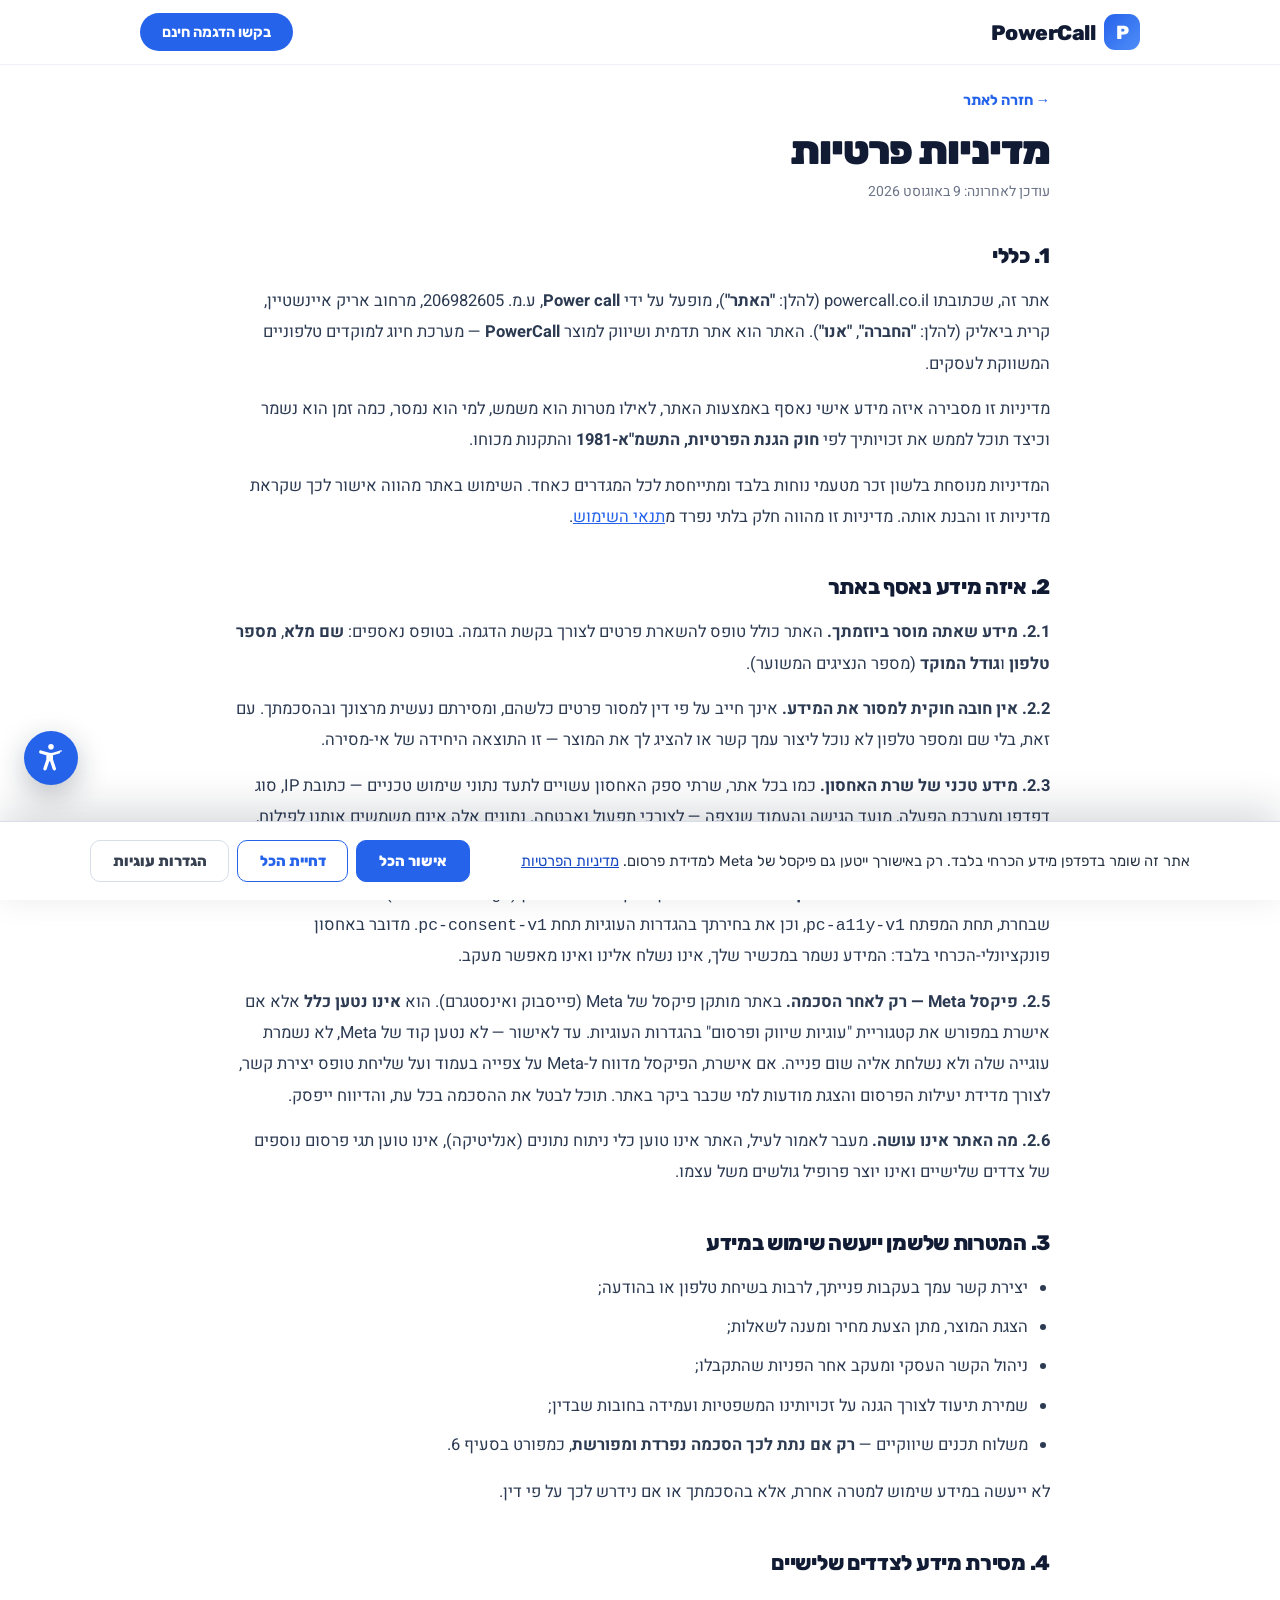
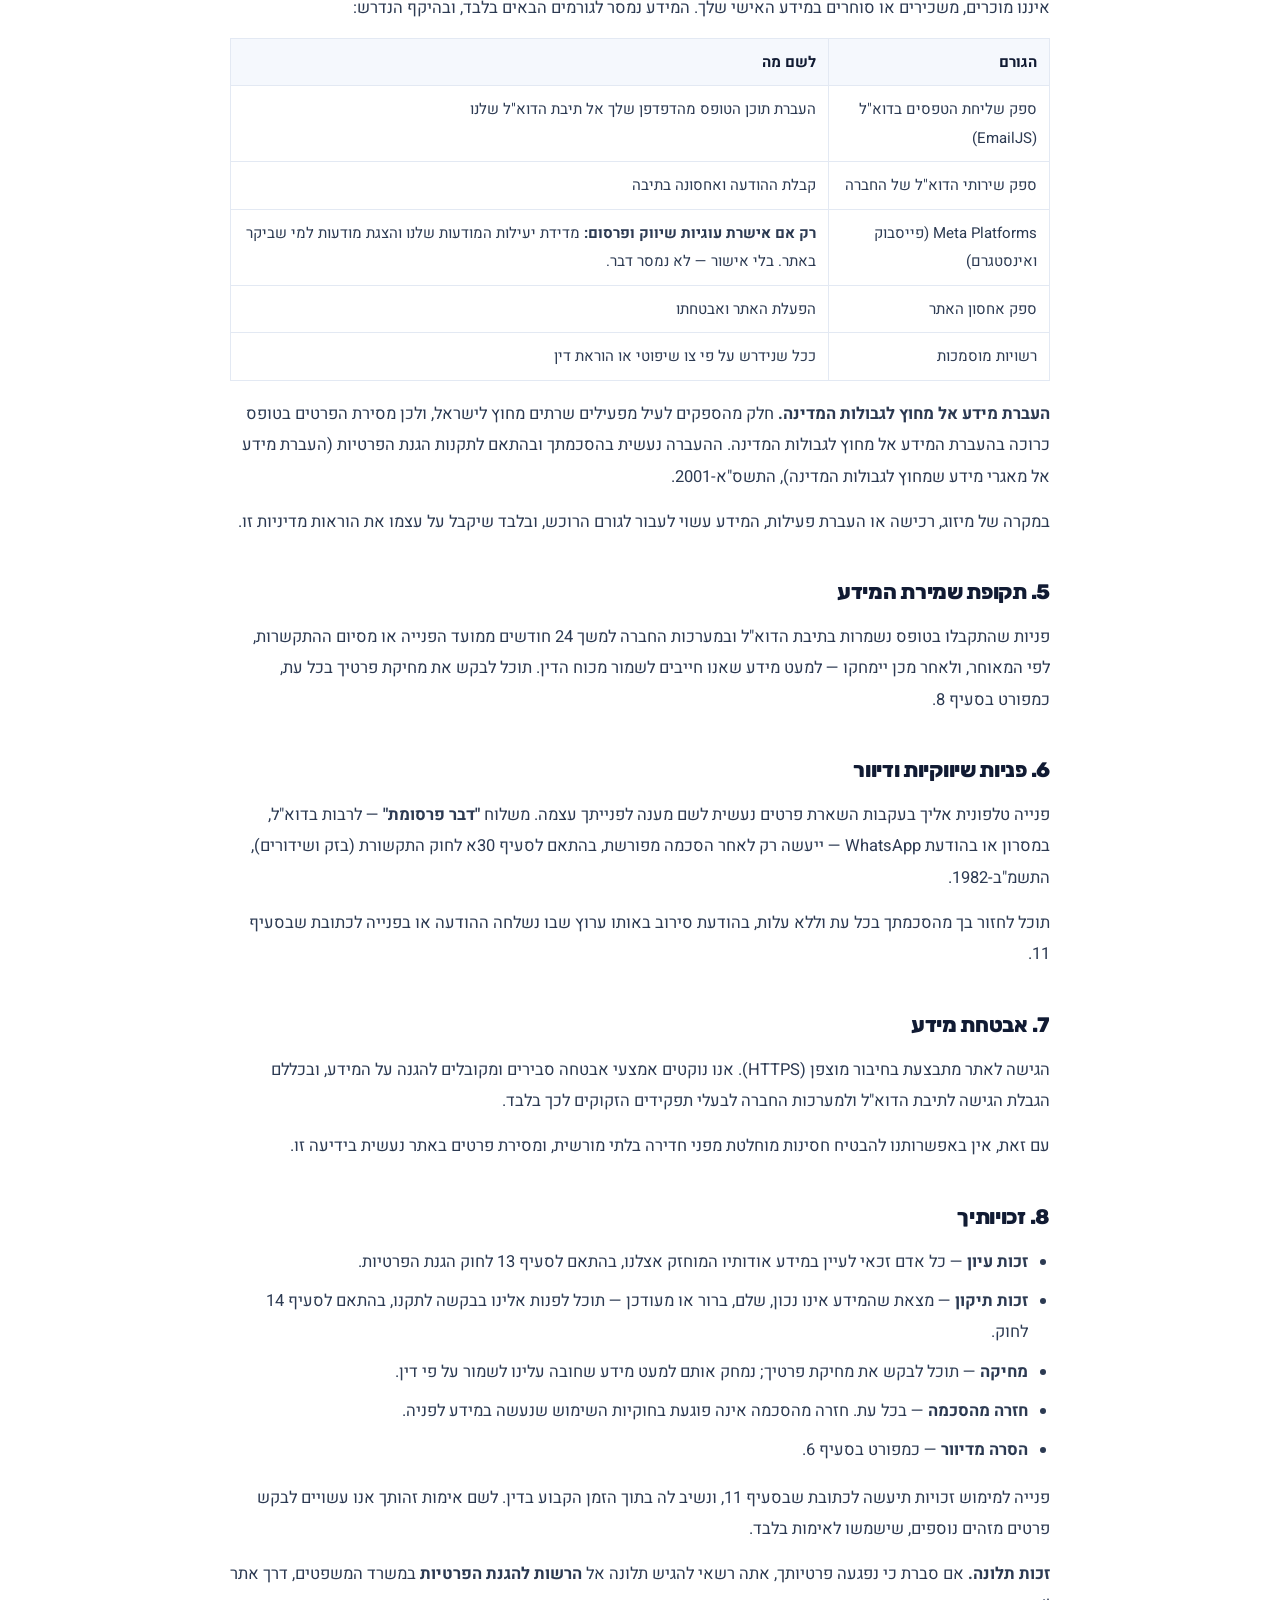
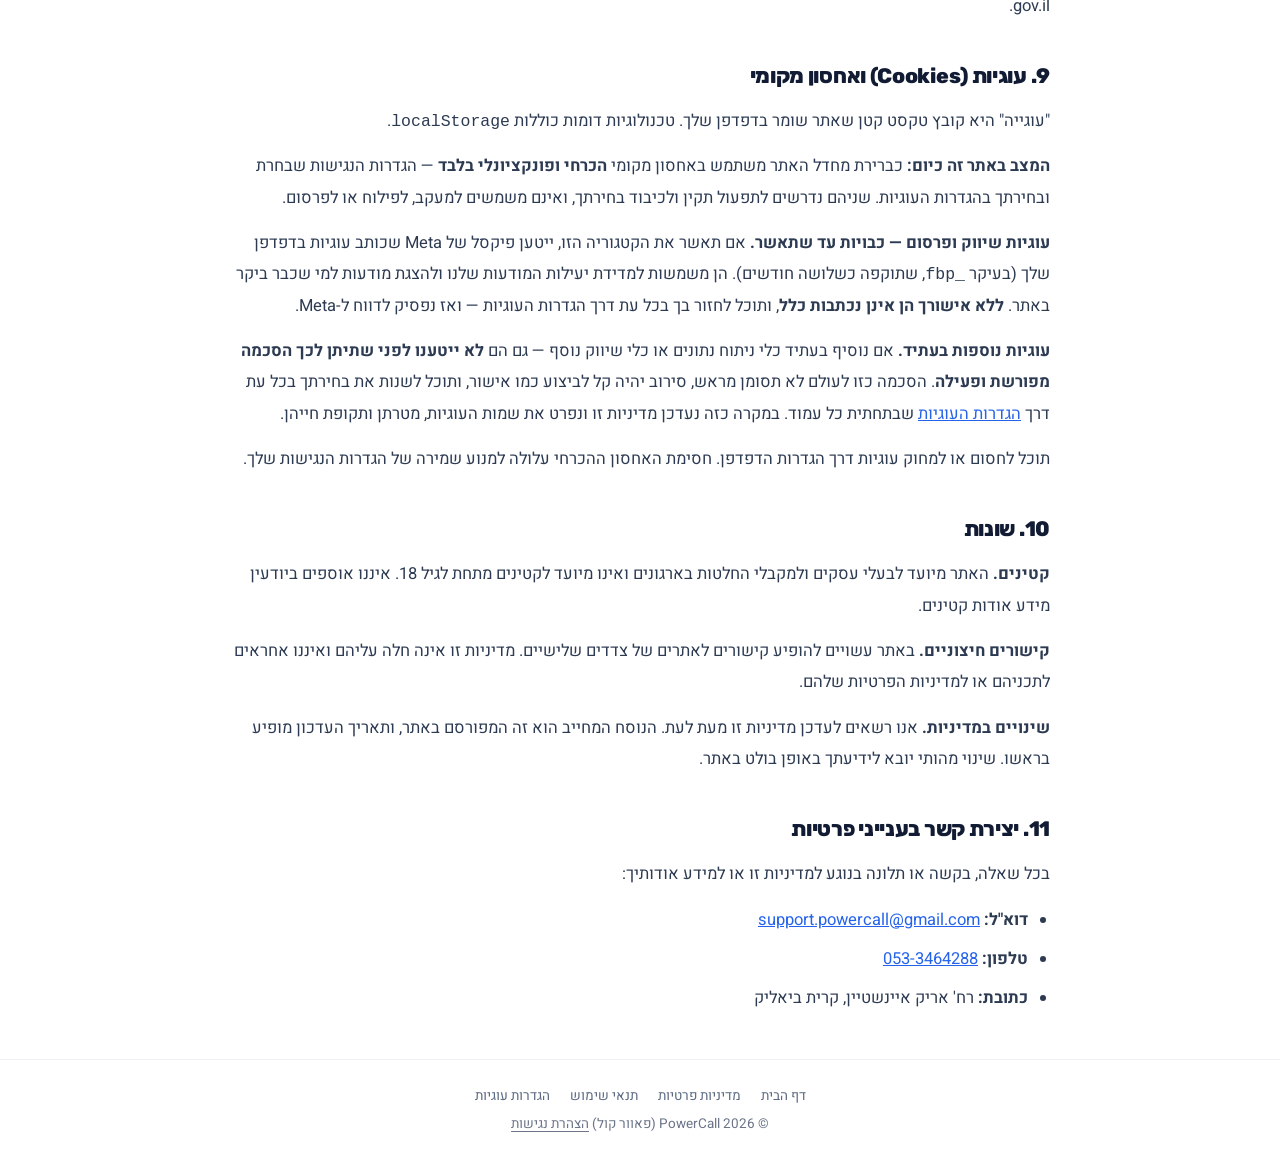
<file: privacy.html>
<!doctype html>
<html lang="he" dir="rtl">
<head>
<meta charset="utf-8">
<script>/* duplicate-host guard: powercall-site.onrender.com and an old Netlify
   preview also serve this site. Sends those visitors to the real domain. A path
   based platform redirect rule cannot express a host condition and would loop on
   the real domain, so the check lives here. It can never be true on powercall.co.il. */
(function(){try{var h=location.hostname;
  if(h.indexOf('.onrender.com')>-1||h.indexOf('.netlify.app')>-1){
    location.replace('https://www.powercall.co.il'+location.pathname+location.search+location.hash);}
}catch(e){}})();</script>
<meta name="viewport" content="width=device-width, initial-scale=1">
<title>מדיניות פרטיות | PowerCall</title>
<meta name="description" content="מדיניות הפרטיות של powercall.co.il — איזה מידע נאסף באתר, למה הוא משמש, למי הוא נמסר, כמה זמן הוא נשמר וכיצד לממש את זכויותיך לפי חוק הגנת הפרטיות.">
<link rel="canonical" href="https://www.powercall.co.il/privacy.html">
<meta name="robots" content="index, follow">
<meta property="og:type" content="website">
<meta property="og:locale" content="he_IL">
<meta property="og:url" content="https://www.powercall.co.il/privacy.html">
<meta property="og:title" content="מדיניות פרטיות | PowerCall">
<meta property="og:description" content="איזה מידע נאסף באתר powercall.co.il, למה הוא משמש וכיצד לממש את זכויותיך.">
<meta property="og:image" content="https://www.powercall.co.il/og-default.png">
<meta property="og:site_name" content="PowerCall">
<meta name="twitter:card" content="summary_large_image">
<meta name="twitter:image" content="https://www.powercall.co.il/og-default.png">
<link rel="icon" href="/favicon.svg" type="image/svg+xml">
<link rel="icon" href="/favicon-48.png" sizes="48x48" type="image/png">
<link rel="apple-touch-icon" href="/apple-touch-icon.png">
<link rel="preload" href="/fonts/Rubik-400-hebrew.woff2" as="font" type="font/woff2" crossorigin>
<link rel="stylesheet" href="/fonts/article.css">
<style>
html{-webkit-text-size-adjust:100%}body{margin:0;background:#fff;color:#111B33;font-family:'Rubik','Heebo',sans-serif;-webkit-font-smoothing:antialiased}
a{color:#2563EB}
.nav{position:sticky;top:0;z-index:50;background:rgba(255,255,255,.92);backdrop-filter:blur(12px);border-bottom:1px solid #EEF1F7}
.navin{max-width:1000px;margin:0 auto;display:flex;align-items:center;justify-content:space-between;padding:13px 24px}
.logo{display:flex;align-items:center;gap:9px;text-decoration:none;color:#111B33}
.logo .p{width:36px;height:36px;border-radius:11px;background:linear-gradient(135deg,#2563EB,#4F8DF9);display:flex;align-items:center;justify-content:center;color:#fff;font-weight:800;font-size:19px}
.logo span{font-weight:800;font-size:21px;letter-spacing:-.5px}
.demo{background:#2563EB;color:#fff;text-decoration:none;font-weight:700;font-size:14.5px;padding:10px 22px;border-radius:99px}
.wrap{max-width:820px;margin:0 auto;padding:0 24px}
.back{display:inline-flex;align-items:center;gap:7px;color:#2563EB;font-weight:700;font-size:14.5px;text-decoration:none;margin:26px 0 4px}
h1{font-size:clamp(28px,5vw,40px);font-weight:900;line-height:1.2;letter-spacing:-1px;margin:14px 0 6px}
.upd{font-family:'Heebo',sans-serif;font-size:14px;color:#6B7488;margin:0 0 26px}
.doc{font-family:'Heebo',sans-serif;font-size:16.5px;line-height:1.9;color:#2C3A52}
.doc h2{font-family:'Rubik','Heebo',sans-serif;font-size:21px;font-weight:800;color:#111B33;margin:34px 0 10px;letter-spacing:-.3px}
.doc p{margin:0 0 14px}
.doc ul{margin:0 0 16px;padding-inline-start:22px}
.doc li{margin-bottom:8px}
.doc table{width:100%;border-collapse:collapse;margin:6px 0 18px;font-size:15px}
.doc th,.doc td{border:1px solid #E3E9F3;padding:9px 12px;text-align:start;vertical-align:top}
.doc th{background:#F5F8FD;font-weight:700;color:#111B33}
.fill{background:#FFF6E5;border:1px solid #F0D9A8;border-radius:6px;padding:1px 7px;font-weight:700;color:#8A5B00;white-space:nowrap}
.note{background:#F4F8FF;border:1.5px solid #DBE7FE;border-radius:14px;padding:16px 20px;margin:22px 0}
.note b{color:#2563EB}
.foot{border-top:1px solid #EEF1F7;margin-top:44px;padding:26px 24px;text-align:center;font-family:'Heebo',sans-serif;font-size:13.5px;color:#6B7488}
.foot a{color:#5A6880;text-decoration:none;margin:0 10px}
.foot button{background:none;border:0;padding:0;margin:0 10px;font:inherit;color:#5A6880;text-decoration:none;cursor:pointer}
@media(max-width:640px){.demo{display:none}.doc{font-size:16px}}
</style>
<style>:root{--a11y-accent:#2563eb}</style>
<link rel="stylesheet" href="/a11y.css">
<link rel="stylesheet" href="/consent.css">
<script>/* Restore accessibility choices before first paint — see a11y.js. */
(function(){try{var s=JSON.parse(localStorage.getItem("pc-a11y-v1")||"{}"),h=document.documentElement,m={readable:"a11y-readable",lh:"a11y-lh",ls:"a11y-ls",contrast:"a11y-contrast",gray:"a11y-gray",links:"a11y-links",cursor:"a11y-cursor",nomotion:"a11y-nomotion",guide:"a11y-guide-on"};for(var k in m){if(s[k])h.classList.add(m[k]);}if(s.fs&&s.fs!==1){h.style.setProperty("--a11y-fs",s.fs);h.classList.add("a11y-fs");}}catch(e){}})();</script>
</head>
<body>
<nav class="nav" aria-label="ניווט ראשי"><div class="navin">
  <a class="logo" href="/"><span class="p">P</span><span>PowerCall</span></a>
  <a class="demo" href="/#lead">בקשו הדגמה חינם</a>
</div></nav>

<main id="main"><div class="wrap">
  <a class="back" href="/">&#8594; חזרה לאתר</a>
  <h1>מדיניות פרטיות</h1>
  <p class="upd">עודכן לאחרונה: 9 באוגוסט 2026</p>

  <div class="doc">

    <h2>1. כללי</h2>
    <p>אתר זה, שכתובתו powercall.co.il (להלן: <b>"האתר"</b>), מופעל על ידי <b>Power call</b>, ע.מ. 206982605, מרחוב אריק איינשטיין, קרית ביאליק (להלן: <b>"החברה"</b>, <b>"אנו"</b>). האתר הוא אתר תדמית ושיווק למוצר <b>PowerCall</b> — מערכת חיוג למוקדים טלפוניים המשווקת לעסקים.</p>
    <p>מדיניות זו מסבירה איזה מידע אישי נאסף באמצעות האתר, לאילו מטרות הוא משמש, למי הוא נמסר, כמה זמן הוא נשמר וכיצד תוכל לממש את זכויותיך לפי <b>חוק הגנת הפרטיות, התשמ"א-1981</b> והתקנות מכוחו.</p>
    <p>המדיניות מנוסחת בלשון זכר מטעמי נוחות בלבד ומתייחסת לכל המגדרים כאחד. השימוש באתר מהווה אישור לכך שקראת מדיניות זו והבנת אותה. מדיניות זו מהווה חלק בלתי נפרד מ<a href="/terms.html">תנאי השימוש</a>.</p>

    <h2>2. איזה מידע נאסף באתר</h2>
    <p><b>2.1. מידע שאתה מוסר ביוזמתך.</b> האתר כולל טופס להשארת פרטים לצורך בקשת הדגמה. בטופס נאספים: <b>שם מלא</b>, <b>מספר טלפון</b> ו<b>גודל המוקד</b> (מספר הנציגים המשוער).</p>
    <p><b>2.2. אין חובה חוקית למסור את המידע.</b> אינך חייב על פי דין למסור פרטים כלשהם, ומסירתם נעשית מרצונך ובהסכמתך. עם זאת, בלי שם ומספר טלפון לא נוכל ליצור עמך קשר או להציג לך את המוצר — זו התוצאה היחידה של אי-מסירה.</p>
    <p><b>2.3. מידע טכני של שרת האחסון.</b> כמו בכל אתר, שרתי ספק האחסון עשויים לתעד נתוני שימוש טכניים — כתובת IP, סוג דפדפן ומערכת הפעלה, מועד הגישה והעמוד שנצפה — לצורכי תפעול ואבטחה. נתונים אלה אינם משמשים אותנו לפילוח, לפרסום או לזיהוי אישי של גולשים.</p>
    <p><b>2.4. שמירת העדפות נגישות בדפדפן.</b> האתר שומר בזיכרון המקומי של הדפדפן (<code>localStorage</code>) את הגדרות הנגישות שבחרת, תחת המפתח <code>pc-a11y-v1</code>, וכן את בחירתך בהגדרות העוגיות תחת <code>pc-consent-v1</code>. מדובר באחסון פונקציונלי-הכרחי בלבד: המידע נשמר במכשיר שלך, אינו נשלח אלינו ואינו מאפשר מעקב.</p>
    <p><b>2.5. פיקסל Meta — רק לאחר הסכמה.</b> באתר מותקן פיקסל של Meta (פייסבוק ואינסטגרם). הוא <b>אינו נטען כלל</b> אלא אם אישרת במפורש את קטגוריית "עוגיות שיווק ופרסום" בהגדרות העוגיות. עד לאישור — לא נטען קוד של Meta, לא נשמרת עוגייה שלה ולא נשלחת אליה שום פנייה. אם אישרת, הפיקסל מדווח ל-Meta על צפייה בעמוד ועל שליחת טופס יצירת קשר, לצורך מדידת יעילות הפרסום והצגת מודעות למי שכבר ביקר באתר. תוכל לבטל את ההסכמה בכל עת, והדיווח ייפסק.</p>
    <p><b>2.6. מה האתר אינו עושה.</b> מעבר לאמור לעיל, האתר אינו טוען כלי ניתוח נתונים (אנליטיקה), אינו טוען תגי פרסום נוספים של צדדים שלישיים ואינו יוצר פרופיל גולשים משל עצמו.</p>

    <h2>3. המטרות שלשמן ייעשה שימוש במידע</h2>
    <ul>
      <li>יצירת קשר עמך בעקבות פנייתך, לרבות בשיחת טלפון או בהודעה;</li>
      <li>הצגת המוצר, מתן הצעת מחיר ומענה לשאלות;</li>
      <li>ניהול הקשר העסקי ומעקב אחר הפניות שהתקבלו;</li>
      <li>שמירת תיעוד לצורך הגנה על זכויותינו המשפטיות ועמידה בחובות שבדין;</li>
      <li>משלוח תכנים שיווקיים — <b>רק אם נתת לכך הסכמה נפרדת ומפורשת</b>, כמפורט בסעיף 6.</li>
    </ul>
    <p>לא ייעשה במידע שימוש למטרה אחרת, אלא בהסכמתך או אם נידרש לכך על פי דין.</p>

    <h2>4. מסירת מידע לצדדים שלישיים</h2>
    <p>איננו מוכרים, משכירים או סוחרים במידע האישי שלך. המידע נמסר לגורמים הבאים בלבד, ובהיקף הנדרש:</p>
    <table>
      <tr><th>הגורם</th><th>לשם מה</th></tr>
      <tr><td>ספק שליחת הטפסים בדוא"ל (EmailJS)</td><td>העברת תוכן הטופס מהדפדפן שלך אל תיבת הדוא"ל שלנו</td></tr>
      <tr><td>ספק שירותי הדוא"ל של החברה</td><td>קבלת ההודעה ואחסונה בתיבה</td></tr>
      <tr><td>Meta Platforms (פייסבוק ואינסטגרם)</td><td><b>רק אם אישרת עוגיות שיווק ופרסום:</b> מדידת יעילות המודעות שלנו והצגת מודעות למי שביקר באתר. בלי אישור — לא נמסר דבר.</td></tr>
      <tr><td>ספק אחסון האתר</td><td>הפעלת האתר ואבטחתו</td></tr>
      <tr><td>רשויות מוסמכות</td><td>ככל שנידרש על פי צו שיפוטי או הוראת דין</td></tr>
    </table>
    <p><b>העברת מידע אל מחוץ לגבולות המדינה.</b> חלק מהספקים לעיל מפעילים שרתים מחוץ לישראל, ולכן מסירת הפרטים בטופס כרוכה בהעברת המידע אל מחוץ לגבולות המדינה. ההעברה נעשית בהסכמתך ובהתאם לתקנות הגנת הפרטיות (העברת מידע אל מאגרי מידע שמחוץ לגבולות המדינה), התשס"א-2001.</p>
    <p>במקרה של מיזוג, רכישה או העברת פעילות, המידע עשוי לעבור לגורם הרוכש, ובלבד שיקבל על עצמו את הוראות מדיניות זו.</p>

    <h2>5. תקופת שמירת המידע</h2>
    <p>פניות שהתקבלו בטופס נשמרות בתיבת הדוא"ל ובמערכות החברה למשך 24 חודשים ממועד הפנייה או מסיום ההתקשרות, לפי המאוחר, ולאחר מכן יימחקו — למעט מידע שאנו חייבים לשמור מכוח הדין. תוכל לבקש את מחיקת פרטיך בכל עת, כמפורט בסעיף 8.</p>

    <h2>6. פניות שיווקיות ודיוור</h2>
    <p>פנייה טלפונית אליך בעקבות השארת פרטים נעשית לשם מענה לפנייתך עצמה. משלוח <b>"דבר פרסומת"</b> — לרבות בדוא"ל, במסרון או בהודעת WhatsApp — ייעשה רק לאחר הסכמה מפורשת, בהתאם לסעיף 30א לחוק התקשורת (בזק ושידורים), התשמ"ב-1982.</p>
    <p>תוכל לחזור בך מהסכמתך בכל עת וללא עלות, בהודעת סירוב באותו ערוץ שבו נשלחה ההודעה או בפנייה לכתובת שבסעיף 11.</p>

    <h2>7. אבטחת מידע</h2>
    <p>הגישה לאתר מתבצעת בחיבור מוצפן (HTTPS). אנו נוקטים אמצעי אבטחה סבירים ומקובלים להגנה על המידע, ובכללם הגבלת הגישה לתיבת הדוא"ל ולמערכות החברה לבעלי תפקידים הזקוקים לכך בלבד. </p>
    <p>עם זאת, אין באפשרותנו להבטיח חסינות מוחלטת מפני חדירה בלתי מורשית, ומסירת פרטים באתר נעשית בידיעה זו.</p>

    <h2>8. זכויותיך</h2>
    <ul>
      <li><b>זכות עיון</b> — כל אדם זכאי לעיין במידע אודותיו המוחזק אצלנו, בהתאם לסעיף 13 לחוק הגנת הפרטיות.</li>
      <li><b>זכות תיקון</b> — מצאת שהמידע אינו נכון, שלם, ברור או מעודכן — תוכל לפנות אלינו בבקשה לתקנו, בהתאם לסעיף 14 לחוק.</li>
      <li><b>מחיקה</b> — תוכל לבקש את מחיקת פרטיך; נמחק אותם למעט מידע שחובה עלינו לשמור על פי דין.</li>
      <li><b>חזרה מהסכמה</b> — בכל עת. חזרה מהסכמה אינה פוגעת בחוקיות השימוש שנעשה במידע לפניה.</li>
      <li><b>הסרה מדיוור</b> — כמפורט בסעיף 6.</li>
    </ul>
    <p>פנייה למימוש זכויות תיעשה לכתובת שבסעיף 11, ונשיב לה בתוך הזמן הקבוע בדין. לשם אימות זהותך אנו עשויים לבקש פרטים מזהים נוספים, שישמשו לאימות בלבד.</p>
    <p><b>זכות תלונה.</b> אם סברת כי נפגעה פרטיותך, אתה רשאי להגיש תלונה אל <b>הרשות להגנת הפרטיות</b> במשרד המשפטים, דרך אתר gov.il.</p>

    <h2>9. עוגיות (Cookies) ואחסון מקומי</h2>
    <p>"עוגייה" היא קובץ טקסט קטן שאתר שומר בדפדפן שלך. טכנולוגיות דומות כוללות <code>localStorage</code>.</p>
    <p><b>המצב באתר זה כיום:</b> כברירת מחדל האתר משתמש באחסון מקומי <b>הכרחי ופונקציונלי בלבד</b> — הגדרות הנגישות שבחרת ובחירתך בהגדרות העוגיות. שניהם נדרשים לתפעול תקין ולכיבוד בחירתך, ואינם משמשים למעקב, לפילוח או לפרסום.</p>
    <p><b>עוגיות שיווק ופרסום — כבויות עד שתאשר.</b> אם תאשר את הקטגוריה הזו, ייטען פיקסל של Meta שכותב עוגיות בדפדפן שלך (בעיקר <code>_fbp</code>, שתוקפה כשלושה חודשים). הן משמשות למדידת יעילות המודעות שלנו ולהצגת מודעות למי שכבר ביקר באתר. <b>ללא אישורך הן אינן נכתבות כלל</b>, ותוכל לחזור בך בכל עת דרך הגדרות העוגיות — ואז נפסיק לדווח ל-Meta.</p>
    <p><b>עוגיות נוספות בעתיד.</b> אם נוסיף בעתיד כלי ניתוח נתונים או כלי שיווק נוסף — גם הם <b>לא ייטענו לפני שתיתן לכך הסכמה מפורשת ופעילה</b>. הסכמה כזו לעולם לא תסומן מראש, סירוב יהיה קל לביצוע כמו אישור, ותוכל לשנות את בחירתך בכל עת דרך <button type="button" data-ck-open style="background:none;border:0;padding:0;font:inherit;color:#2563EB;text-decoration:underline;cursor:pointer">הגדרות העוגיות</button> שבתחתית כל עמוד. במקרה כזה נעדכן מדיניות זו ונפרט את שמות העוגיות, מטרתן ותקופת חייהן.</p>
    <p>תוכל לחסום או למחוק עוגיות דרך הגדרות הדפדפן. חסימת האחסון ההכרחי עלולה למנוע שמירה של הגדרות הנגישות שלך.</p>

    <h2>10. שונות</h2>
    <p><b>קטינים.</b> האתר מיועד לבעלי עסקים ולמקבלי החלטות בארגונים ואינו מיועד לקטינים מתחת לגיל 18. איננו אוספים ביודעין מידע אודות קטינים.</p>
    <p><b>קישורים חיצוניים.</b> באתר עשויים להופיע קישורים לאתרים של צדדים שלישיים. מדיניות זו אינה חלה עליהם ואיננו אחראים לתכניהם או למדיניות הפרטיות שלהם.</p>
    <p><b>שינויים במדיניות.</b> אנו רשאים לעדכן מדיניות זו מעת לעת. הנוסח המחייב הוא זה המפורסם באתר, ותאריך העדכון מופיע בראשו. שינוי מהותי יובא לידיעתך באופן בולט באתר.</p>

    <h2>11. יצירת קשר בענייני פרטיות</h2>
    <p>בכל שאלה, בקשה או תלונה בנוגע למדיניות זו או למידע אודותיך:</p>
    <ul>
      <li><b>דוא"ל:</b> <a href="mailto:support.powercall@gmail.com">support.powercall@gmail.com</a></li>
      <li><b>טלפון:</b> <a href="tel:+972533464288">053-3464288</a></li>
      <li><b>כתובת:</b> רח' אריק איינשטיין, קרית ביאליק</li>
    </ul>

    

  </div>
</div></main>

<footer class="foot">
  <div style="margin-bottom:8px">
    <a href="/">דף הבית</a><a href="/privacy.html">מדיניות פרטיות</a><a href="/terms.html">תנאי שימוש</a><button type="button" data-ck-open>הגדרות עוגיות</button>
  </div>
  © 2026 PowerCall (פאוור קול)
</footer>

<script defer src="/a11y.js"></script>
<script defer src="/consent.js"></script>
</body>
</html>
</file>
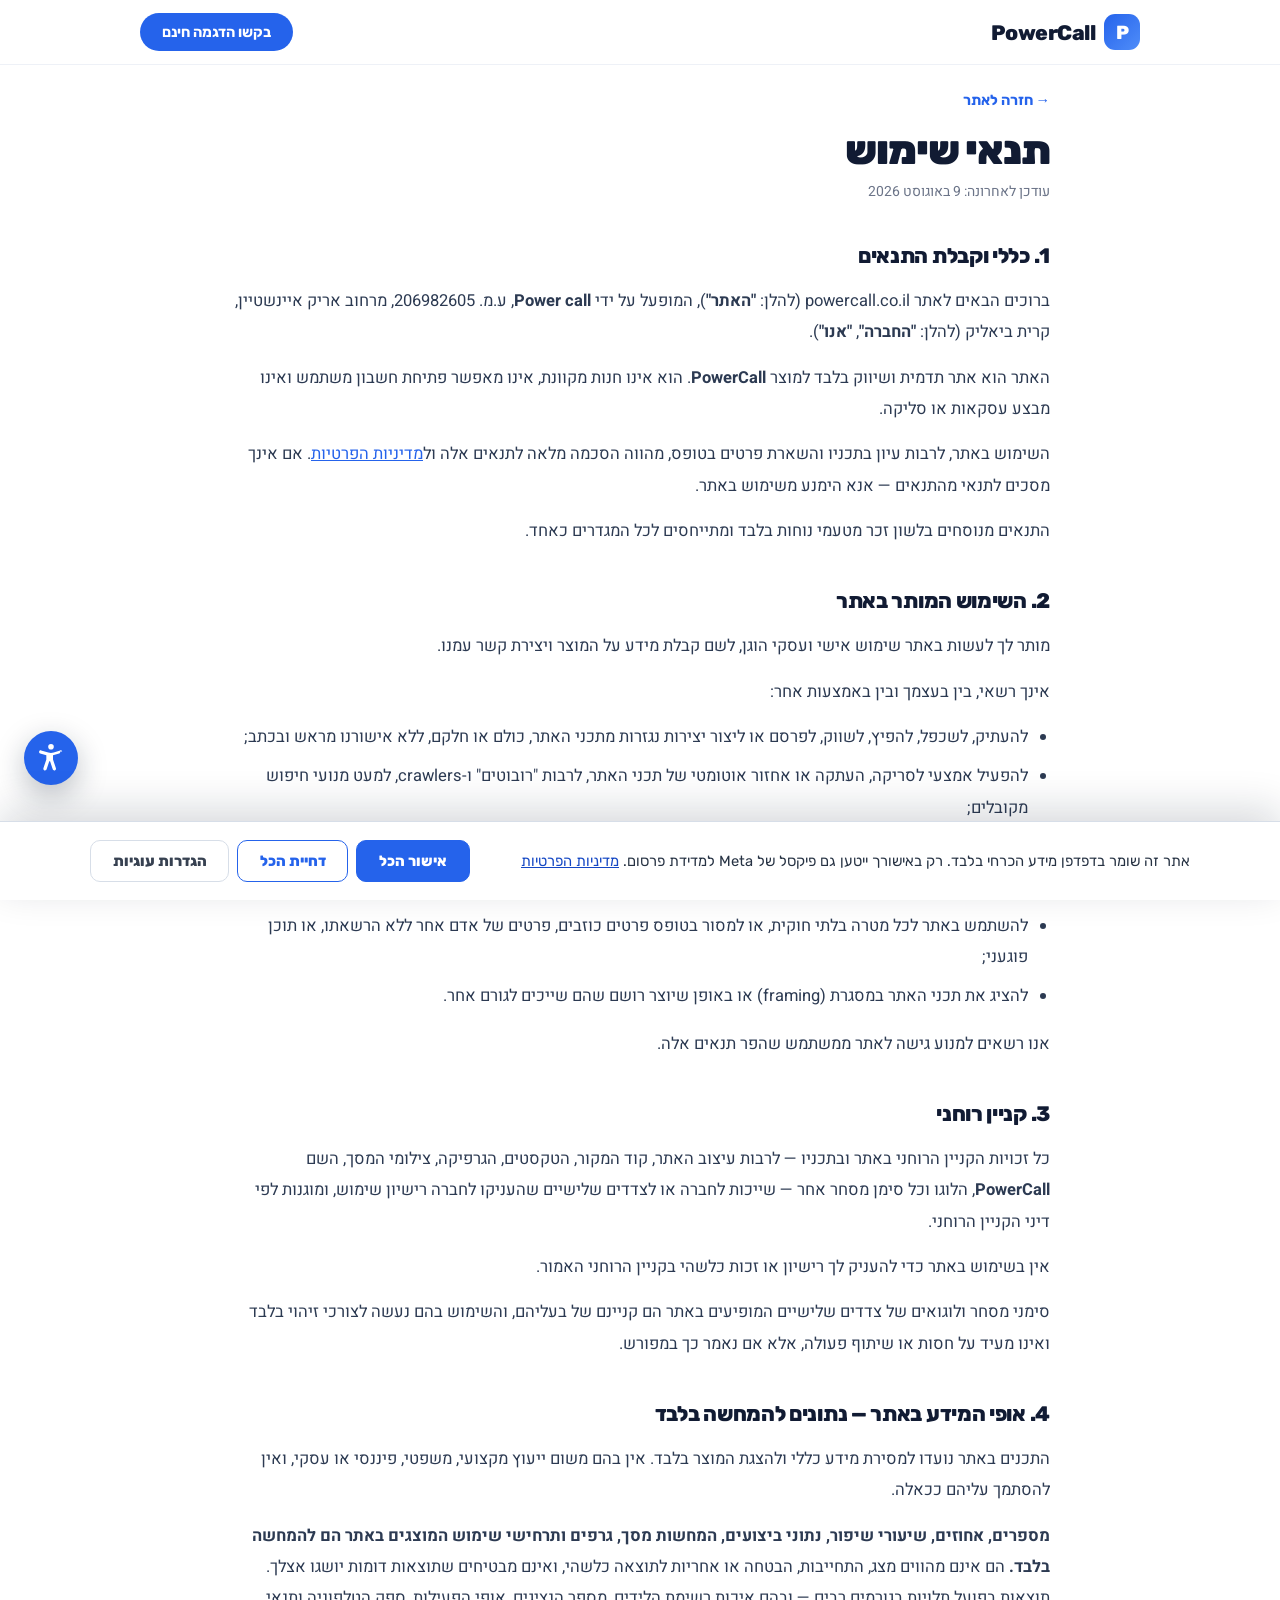
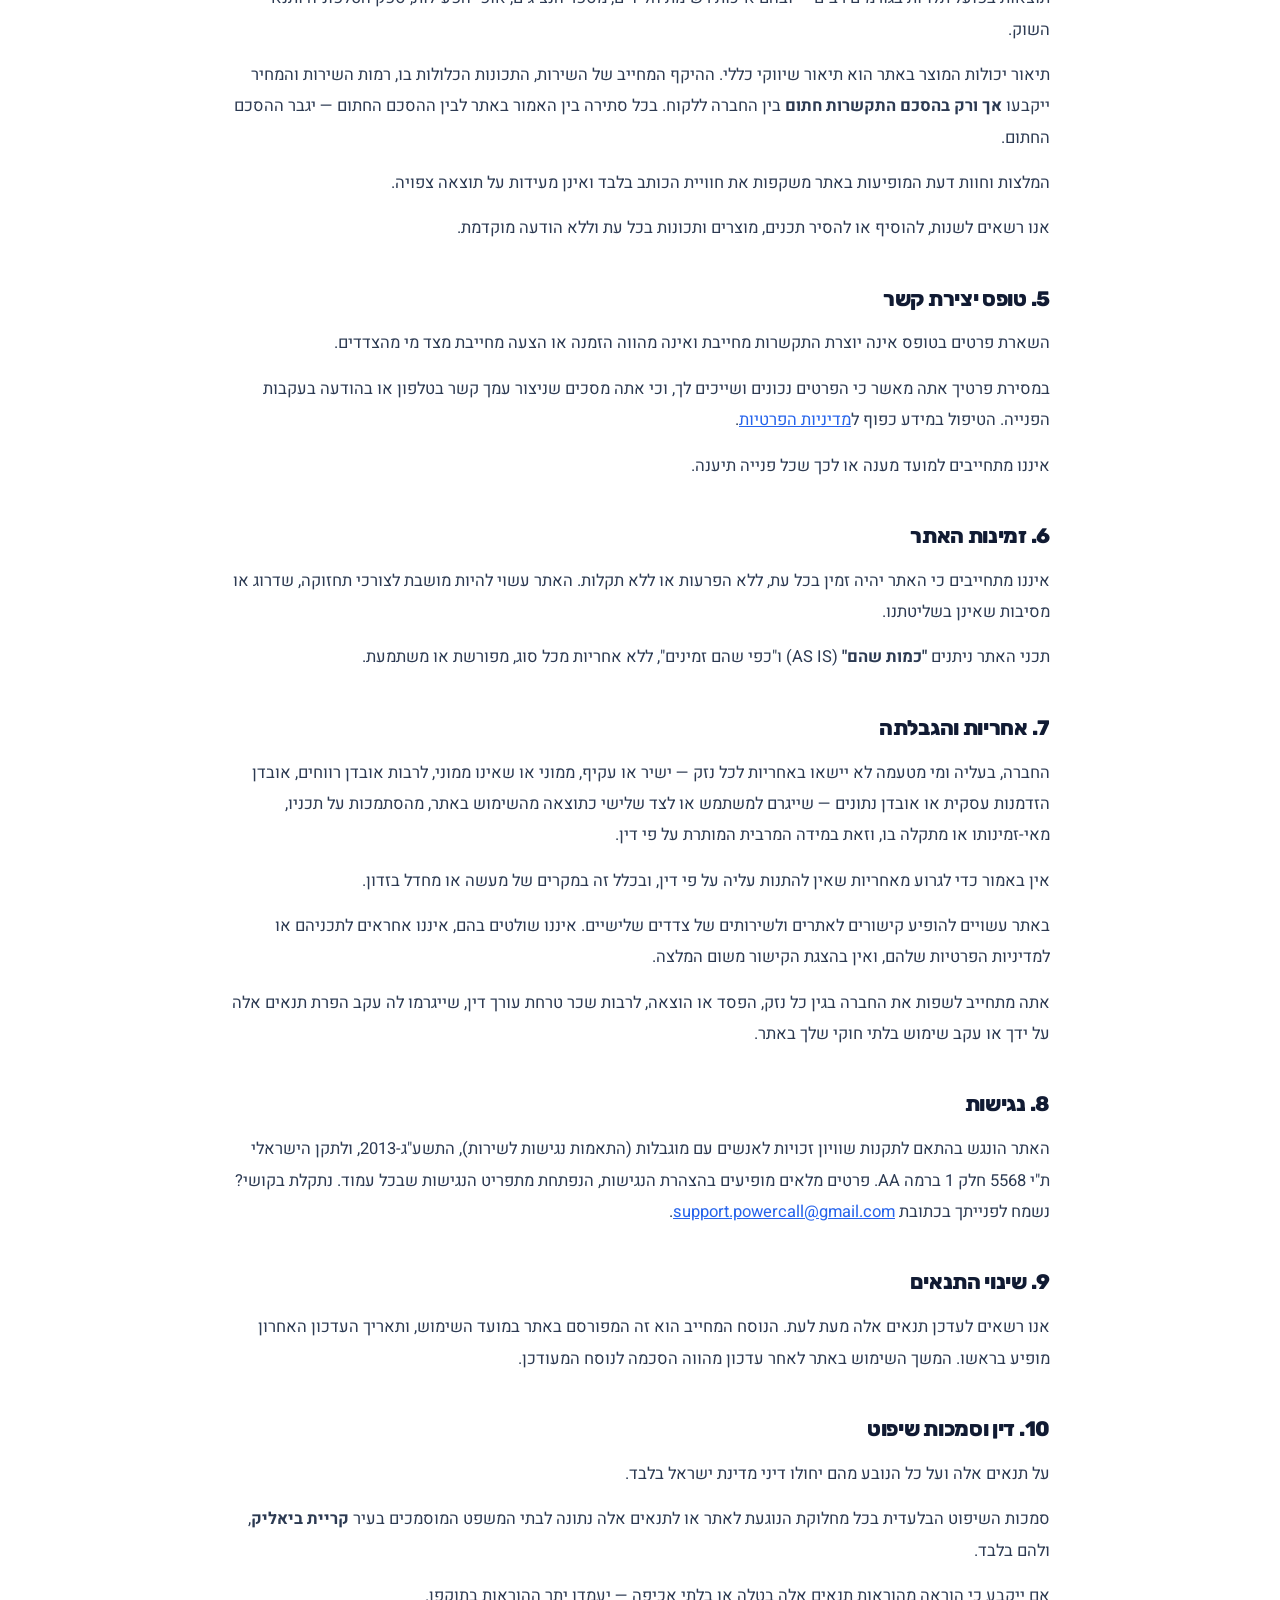
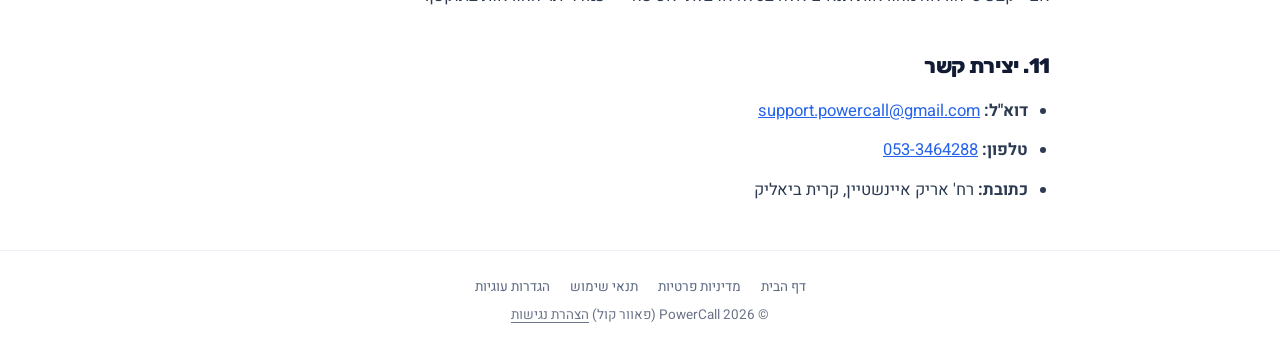
<file: terms.html>
<!doctype html>
<html lang="he" dir="rtl">
<head>
<meta charset="utf-8">
<script>/* duplicate-host guard: powercall-site.onrender.com and an old Netlify
   preview also serve this site. Sends those visitors to the real domain. A path
   based platform redirect rule cannot express a host condition and would loop on
   the real domain, so the check lives here. It can never be true on powercall.co.il. */
(function(){try{var h=location.hostname;
  if(h.indexOf('.onrender.com')>-1||h.indexOf('.netlify.app')>-1){
    location.replace('https://www.powercall.co.il'+location.pathname+location.search+location.hash);}
}catch(e){}})();</script>
<meta name="viewport" content="width=device-width, initial-scale=1">
<title>תנאי שימוש | PowerCall</title>
<meta name="description" content="תנאי השימוש באתר powercall.co.il — השימוש המותר, קניין רוחני, אופי המידע המוצג באתר, הגבלת אחריות, דין וסמכות שיפוט.">
<link rel="canonical" href="https://www.powercall.co.il/terms.html">
<meta name="robots" content="index, follow">
<meta property="og:type" content="website">
<meta property="og:locale" content="he_IL">
<meta property="og:url" content="https://www.powercall.co.il/terms.html">
<meta property="og:title" content="תנאי שימוש | PowerCall">
<meta property="og:description" content="תנאי השימוש באתר powercall.co.il.">
<meta property="og:image" content="https://www.powercall.co.il/og-default.png">
<meta property="og:site_name" content="PowerCall">
<meta name="twitter:card" content="summary_large_image">
<meta name="twitter:image" content="https://www.powercall.co.il/og-default.png">
<link rel="icon" href="/favicon.svg" type="image/svg+xml">
<link rel="icon" href="/favicon-48.png" sizes="48x48" type="image/png">
<link rel="apple-touch-icon" href="/apple-touch-icon.png">
<link rel="preload" href="/fonts/Rubik-400-hebrew.woff2" as="font" type="font/woff2" crossorigin>
<link rel="stylesheet" href="/fonts/article.css">
<style>
html{-webkit-text-size-adjust:100%}body{margin:0;background:#fff;color:#111B33;font-family:'Rubik','Heebo',sans-serif;-webkit-font-smoothing:antialiased}
a{color:#2563EB}
.nav{position:sticky;top:0;z-index:50;background:rgba(255,255,255,.92);backdrop-filter:blur(12px);border-bottom:1px solid #EEF1F7}
.navin{max-width:1000px;margin:0 auto;display:flex;align-items:center;justify-content:space-between;padding:13px 24px}
.logo{display:flex;align-items:center;gap:9px;text-decoration:none;color:#111B33}
.logo .p{width:36px;height:36px;border-radius:11px;background:linear-gradient(135deg,#2563EB,#4F8DF9);display:flex;align-items:center;justify-content:center;color:#fff;font-weight:800;font-size:19px}
.logo span{font-weight:800;font-size:21px;letter-spacing:-.5px}
.demo{background:#2563EB;color:#fff;text-decoration:none;font-weight:700;font-size:14.5px;padding:10px 22px;border-radius:99px}
.wrap{max-width:820px;margin:0 auto;padding:0 24px}
.back{display:inline-flex;align-items:center;gap:7px;color:#2563EB;font-weight:700;font-size:14.5px;text-decoration:none;margin:26px 0 4px}
h1{font-size:clamp(28px,5vw,40px);font-weight:900;line-height:1.2;letter-spacing:-1px;margin:14px 0 6px}
.upd{font-family:'Heebo',sans-serif;font-size:14px;color:#6B7488;margin:0 0 26px}
.doc{font-family:'Heebo',sans-serif;font-size:16.5px;line-height:1.9;color:#2C3A52}
.doc h2{font-family:'Rubik','Heebo',sans-serif;font-size:21px;font-weight:800;color:#111B33;margin:34px 0 10px;letter-spacing:-.3px}
.doc p{margin:0 0 14px}
.doc ul{margin:0 0 16px;padding-inline-start:22px}
.doc li{margin-bottom:8px}
.note{background:#F4F8FF;border:1.5px solid #DBE7FE;border-radius:14px;padding:16px 20px;margin:22px 0}
.note b{color:#2563EB}
.foot{border-top:1px solid #EEF1F7;margin-top:44px;padding:26px 24px;text-align:center;font-family:'Heebo',sans-serif;font-size:13.5px;color:#6B7488}
.foot a{color:#5A6880;text-decoration:none;margin:0 10px}
.foot button{background:none;border:0;padding:0;margin:0 10px;font:inherit;color:#5A6880;text-decoration:none;cursor:pointer}
@media(max-width:640px){.demo{display:none}.doc{font-size:16px}}
</style>
<style>:root{--a11y-accent:#2563eb}</style>
<link rel="stylesheet" href="/a11y.css">
<link rel="stylesheet" href="/consent.css">
<script>/* Restore accessibility choices before first paint — see a11y.js. */
(function(){try{var s=JSON.parse(localStorage.getItem("pc-a11y-v1")||"{}"),h=document.documentElement,m={readable:"a11y-readable",lh:"a11y-lh",ls:"a11y-ls",contrast:"a11y-contrast",gray:"a11y-gray",links:"a11y-links",cursor:"a11y-cursor",nomotion:"a11y-nomotion",guide:"a11y-guide-on"};for(var k in m){if(s[k])h.classList.add(m[k]);}if(s.fs&&s.fs!==1){h.style.setProperty("--a11y-fs",s.fs);h.classList.add("a11y-fs");}}catch(e){}})();</script>
</head>
<body>
<nav class="nav" aria-label="ניווט ראשי"><div class="navin">
  <a class="logo" href="/"><span class="p">P</span><span>PowerCall</span></a>
  <a class="demo" href="/#lead">בקשו הדגמה חינם</a>
</div></nav>

<main id="main"><div class="wrap">
  <a class="back" href="/">&#8594; חזרה לאתר</a>
  <h1>תנאי שימוש</h1>
  <p class="upd">עודכן לאחרונה: 9 באוגוסט 2026</p>

  <div class="doc">

    <h2>1. כללי וקבלת התנאים</h2>
    <p>ברוכים הבאים לאתר powercall.co.il (להלן: <b>"האתר"</b>), המופעל על ידי <b>Power call</b>, ע.מ. 206982605, מרחוב אריק איינשטיין, קרית ביאליק (להלן: <b>"החברה"</b>, <b>"אנו"</b>).</p>
    <p>האתר הוא אתר תדמית ושיווק בלבד למוצר <b>PowerCall</b>. הוא אינו חנות מקוונת, אינו מאפשר פתיחת חשבון משתמש ואינו מבצע עסקאות או סליקה.</p>
    <p>השימוש באתר, לרבות עיון בתכניו והשארת פרטים בטופס, מהווה הסכמה מלאה לתנאים אלה ול<a href="/privacy.html">מדיניות הפרטיות</a>. אם אינך מסכים לתנאי מהתנאים — אנא הימנע משימוש באתר.</p>
    <p>התנאים מנוסחים בלשון זכר מטעמי נוחות בלבד ומתייחסים לכל המגדרים כאחד.</p>

    <h2>2. השימוש המותר באתר</h2>
    <p>מותר לך לעשות באתר שימוש אישי ועסקי הוגן, לשם קבלת מידע על המוצר ויצירת קשר עמנו.</p>
    <p>אינך רשאי, בין בעצמך ובין באמצעות אחר:</p>
    <ul>
      <li>להעתיק, לשכפל, להפיץ, לשווק, לפרסם או ליצור יצירות נגזרות מתכני האתר, כולם או חלקם, ללא אישורנו מראש ובכתב;</li>
      <li>להפעיל אמצעי לסריקה, העתקה או אחזור אוטומטי של תכני האתר, לרבות "רובוטים" ו-crawlers, למעט מנועי חיפוש מקובלים;</li>
      <li>לבצע כל פעולה שיש בה כדי לשבש את פעילות האתר, להעמיס על שרתיו או לפגוע באבטחתו;</li>
      <li>לנסות לחדור לאתר או למערכות הקשורות אליו שלא כדין;</li>
      <li>להשתמש באתר לכל מטרה בלתי חוקית, או למסור בטופס פרטים כוזבים, פרטים של אדם אחר ללא הרשאתו, או תוכן פוגעני;</li>
      <li>להציג את תכני האתר במסגרת (framing) או באופן שיוצר רושם שהם שייכים לגורם אחר.</li>
    </ul>
    <p>אנו רשאים למנוע גישה לאתר ממשתמש שהפר תנאים אלה.</p>

    <h2>3. קניין רוחני</h2>
    <p>כל זכויות הקניין הרוחני באתר ובתכניו — לרבות עיצוב האתר, קוד המקור, הטקסטים, הגרפיקה, צילומי המסך, השם <b>PowerCall</b>, הלוגו וכל סימן מסחר אחר — שייכות לחברה או לצדדים שלישיים שהעניקו לחברה רישיון שימוש, ומוגנות לפי דיני הקניין הרוחני.</p>
    <p>אין בשימוש באתר כדי להעניק לך רישיון או זכות כלשהי בקניין הרוחני האמור.</p>
    <p>סימני מסחר ולוגואים של צדדים שלישיים המופיעים באתר הם קניינם של בעליהם, והשימוש בהם נעשה לצורכי זיהוי בלבד ואינו מעיד על חסות או שיתוף פעולה, אלא אם נאמר כך במפורש.</p>

    <h2>4. אופי המידע באתר — נתונים להמחשה בלבד</h2>
    <p>התכנים באתר נועדו למסירת מידע כללי ולהצגת המוצר בלבד. אין בהם משום ייעוץ מקצועי, משפטי, פיננסי או עסקי, ואין להסתמך עליהם ככאלה.</p>
    <p><b>מספרים, אחוזים, שיעורי שיפור, נתוני ביצועים, המחשות מסך, גרפים ותרחישי שימוש המוצגים באתר הם להמחשה בלבד.</b> הם אינם מהווים מצג, התחייבות, הבטחה או אחריות לתוצאה כלשהי, ואינם מבטיחים שתוצאות דומות יושגו אצלך. תוצאות בפועל תלויות בגורמים רבים — ובהם איכות רשימת הלידים, מספר הנציגים, אופי הפעילות, ספק הטלפוניה ותנאי השוק.</p>
    <p>תיאור יכולות המוצר באתר הוא תיאור שיווקי כללי. ההיקף המחייב של השירות, התכונות הכלולות בו, רמות השירות והמחיר ייקבעו <b>אך ורק בהסכם התקשרות חתום</b> בין החברה ללקוח. בכל סתירה בין האמור באתר לבין ההסכם החתום — יגבר ההסכם החתום.</p>
    <p>המלצות וחוות דעת המופיעות באתר משקפות את חוויית הכותב בלבד ואינן מעידות על תוצאה צפויה.</p>
    <p>אנו רשאים לשנות, להוסיף או להסיר תכנים, מוצרים ותכונות בכל עת וללא הודעה מוקדמת.</p>

    <h2>5. טופס יצירת קשר</h2>
    <p>השארת פרטים בטופס אינה יוצרת התקשרות מחייבת ואינה מהווה הזמנה או הצעה מחייבת מצד מי מהצדדים.</p>
    <p>במסירת פרטיך אתה מאשר כי הפרטים נכונים ושייכים לך, וכי אתה מסכים שניצור עמך קשר בטלפון או בהודעה בעקבות הפנייה. הטיפול במידע כפוף ל<a href="/privacy.html">מדיניות הפרטיות</a>.</p>
    <p>איננו מתחייבים למועד מענה או לכך שכל פנייה תיענה.</p>

    <h2>6. זמינות האתר</h2>
    <p>איננו מתחייבים כי האתר יהיה זמין בכל עת, ללא הפרעות או ללא תקלות. האתר עשוי להיות מושבת לצורכי תחזוקה, שדרוג או מסיבות שאינן בשליטתנו.</p>
    <p>תכני האתר ניתנים <b>"כמות שהם"</b> (AS IS) ו"כפי שהם זמינים", ללא אחריות מכל סוג, מפורשת או משתמעת.</p>

    <h2>7. אחריות והגבלתה</h2>
    <p>החברה, בעליה ומי מטעמה לא יישאו באחריות לכל נזק — ישיר או עקיף, ממוני או שאינו ממוני, לרבות אובדן רווחים, אובדן הזדמנות עסקית או אובדן נתונים — שייגרם למשתמש או לצד שלישי כתוצאה מהשימוש באתר, מהסתמכות על תכניו, מאי-זמינותו או מתקלה בו, וזאת במידה המרבית המותרת על פי דין.</p>
    <p>אין באמור כדי לגרוע מאחריות שאין להתנות עליה על פי דין, ובכלל זה במקרים של מעשה או מחדל בזדון.</p>
    <p>באתר עשויים להופיע קישורים לאתרים ולשירותים של צדדים שלישיים. איננו שולטים בהם, איננו אחראים לתכניהם או למדיניות הפרטיות שלהם, ואין בהצגת הקישור משום המלצה.</p>
    <p>אתה מתחייב לשפות את החברה בגין כל נזק, הפסד או הוצאה, לרבות שכר טרחת עורך דין, שייגרמו לה עקב הפרת תנאים אלה על ידך או עקב שימוש בלתי חוקי שלך באתר.</p>

    <h2>8. נגישות</h2>
    <p>האתר הונגש בהתאם לתקנות שוויון זכויות לאנשים עם מוגבלות (התאמות נגישות לשירות), התשע"ג-2013, ולתקן הישראלי ת"י 5568 חלק 1 ברמה AA. פרטים מלאים מופיעים בהצהרת הנגישות, הנפתחת מתפריט הנגישות שבכל עמוד. נתקלת בקושי? נשמח לפנייתך בכתובת <a href="mailto:support.powercall@gmail.com">support.powercall@gmail.com</a>.</p>

    <h2>9. שינוי התנאים</h2>
    <p>אנו רשאים לעדכן תנאים אלה מעת לעת. הנוסח המחייב הוא זה המפורסם באתר במועד השימוש, ותאריך העדכון האחרון מופיע בראשו. המשך השימוש באתר לאחר עדכון מהווה הסכמה לנוסח המעודכן.</p>

    <h2>10. דין וסמכות שיפוט</h2>
    <p>על תנאים אלה ועל כל הנובע מהם יחולו דיני מדינת ישראל בלבד.</p>
    <p>סמכות השיפוט הבלעדית בכל מחלוקת הנוגעת לאתר או לתנאים אלה נתונה לבתי המשפט המוסמכים בעיר <b>קריית ביאליק</b>, ולהם בלבד.</p>
    <p>אם ייקבע כי הוראה מהוראות תנאים אלה בטלה או בלתי אכיפה — יעמדו יתר ההוראות בתוקפן.</p>

    <h2>11. יצירת קשר</h2>
    <ul>
      <li><b>דוא"ל:</b> <a href="mailto:support.powercall@gmail.com">support.powercall@gmail.com</a></li>
      <li><b>טלפון:</b> <a href="tel:+972533464288">053-3464288</a></li>
      <li><b>כתובת:</b> רח' אריק איינשטיין, קרית ביאליק</li>
    </ul>

  </div>
</div></main>

<footer class="foot">
  <div style="margin-bottom:8px">
    <a href="/">דף הבית</a><a href="/privacy.html">מדיניות פרטיות</a><a href="/terms.html">תנאי שימוש</a><button type="button" data-ck-open>הגדרות עוגיות</button>
  </div>
  © 2026 PowerCall (פאוור קול)
</footer>

<script defer src="/a11y.js"></script>
<script defer src="/consent.js"></script>
</body>
</html>
</file>
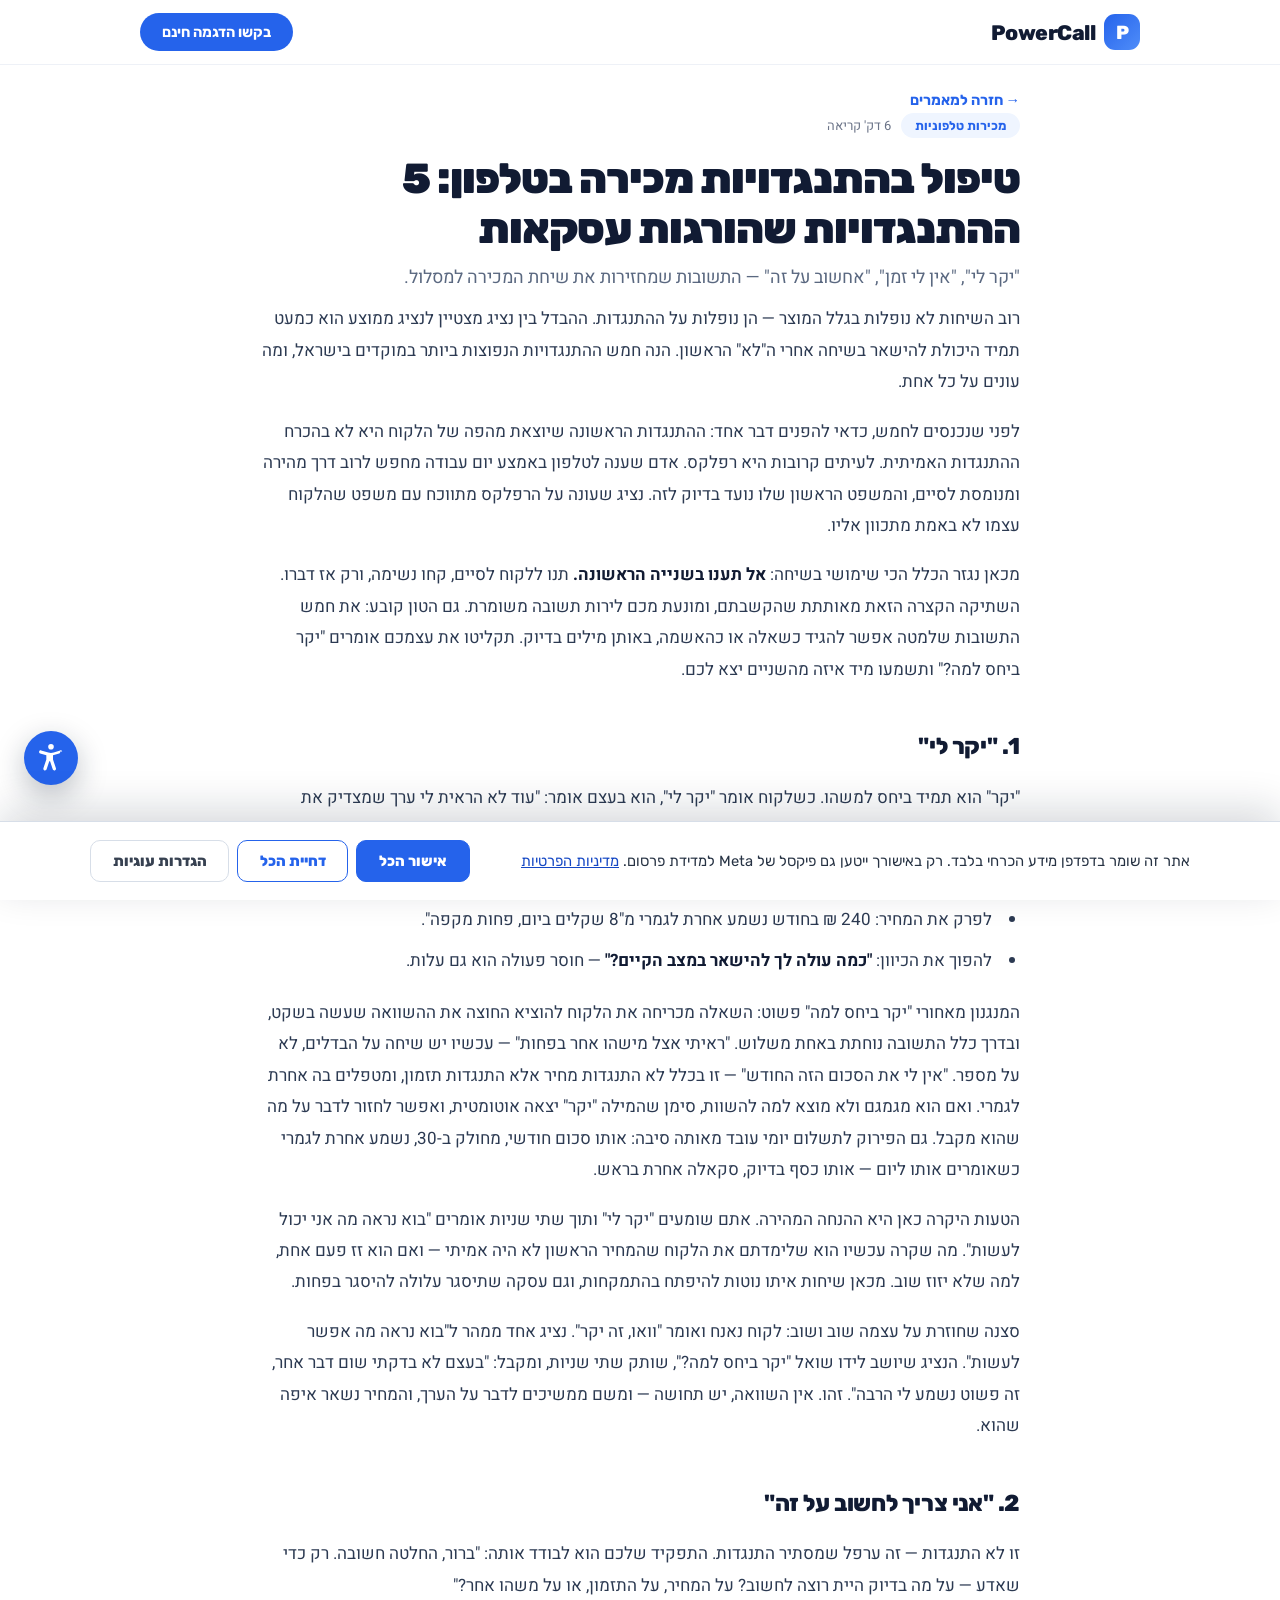
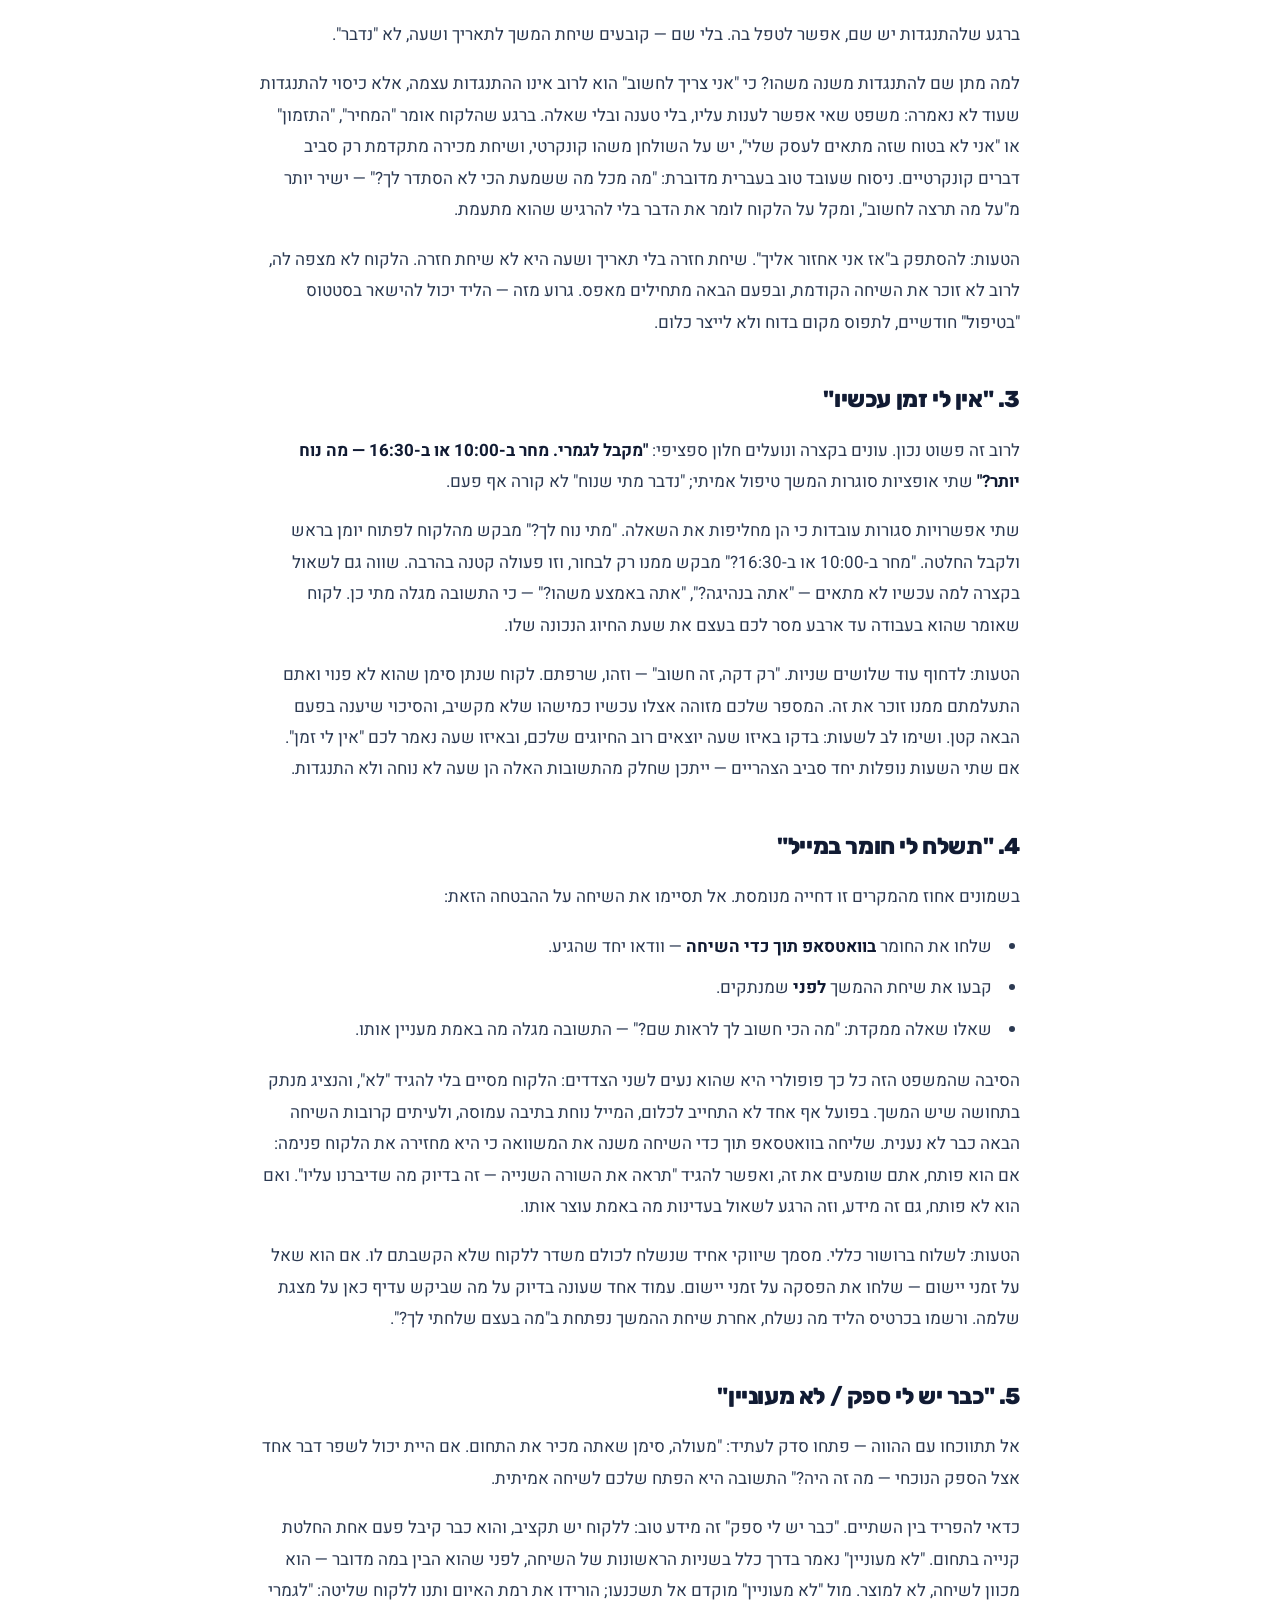
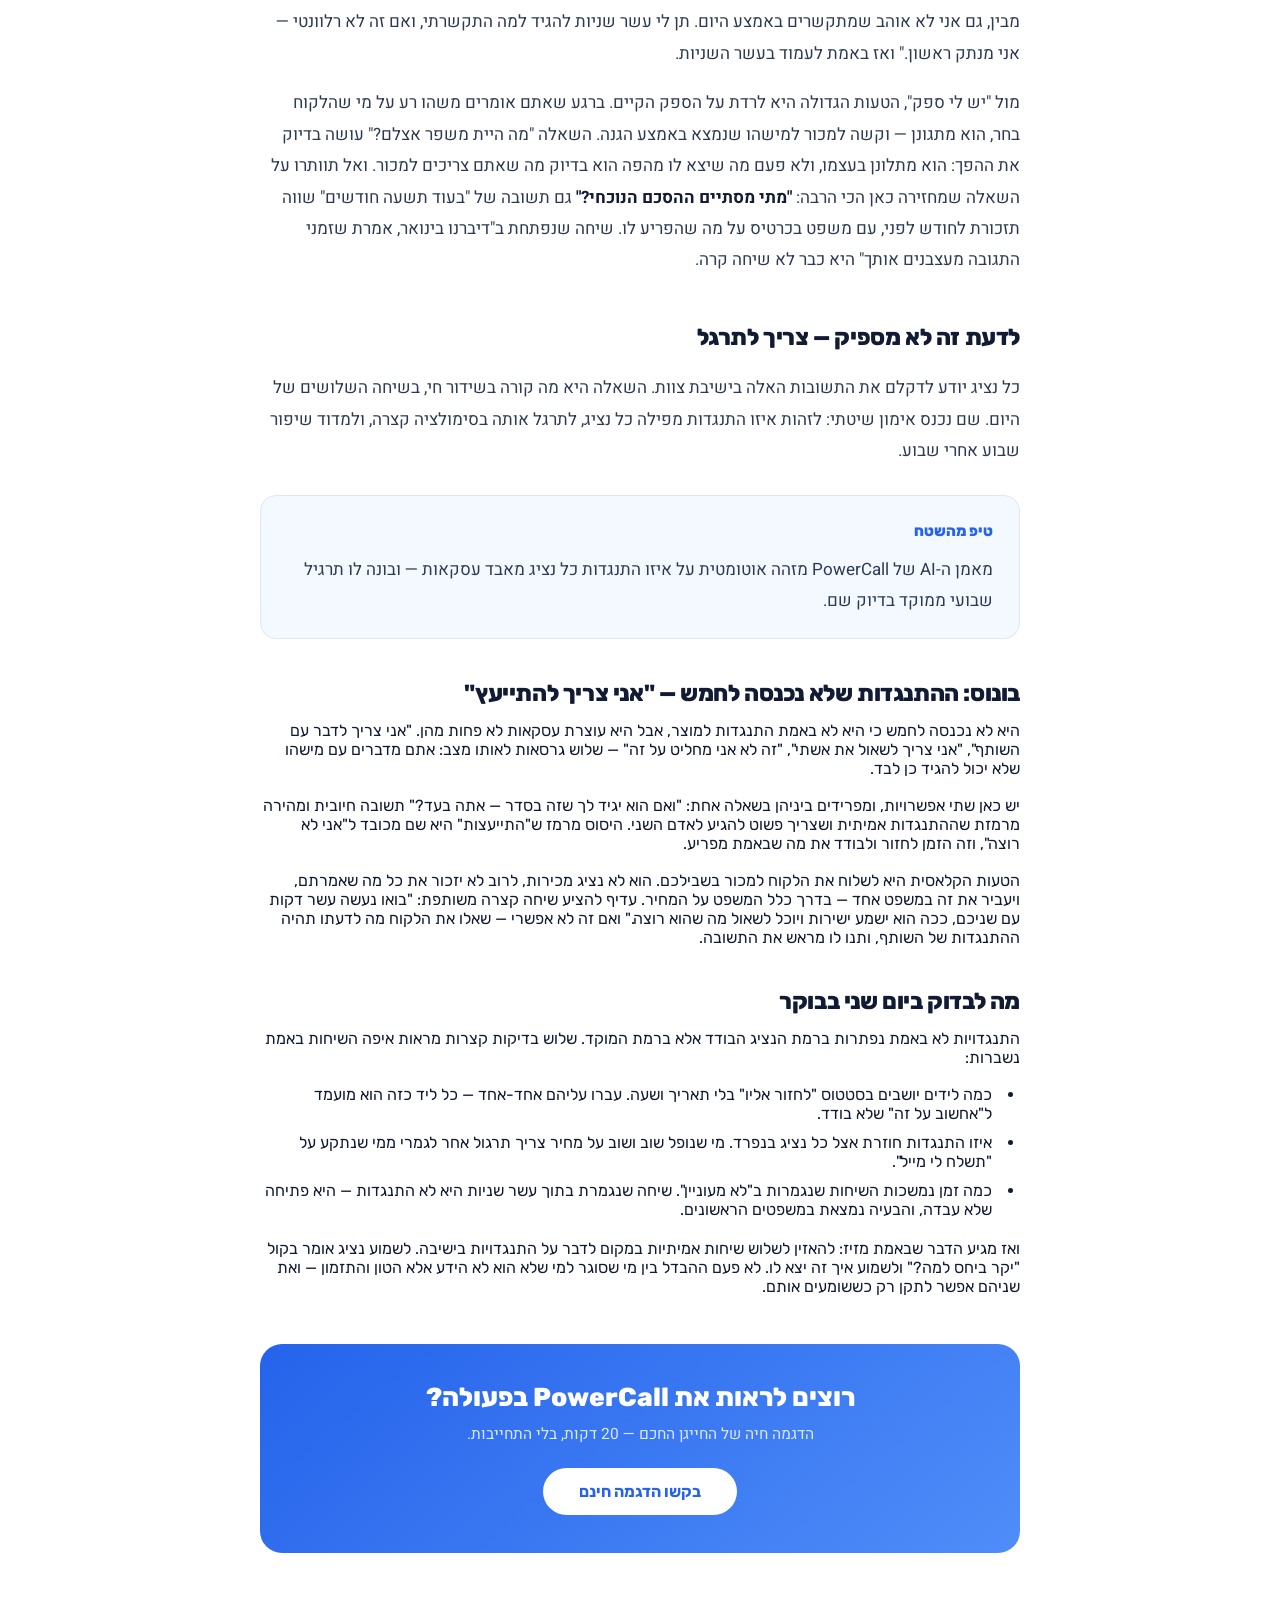
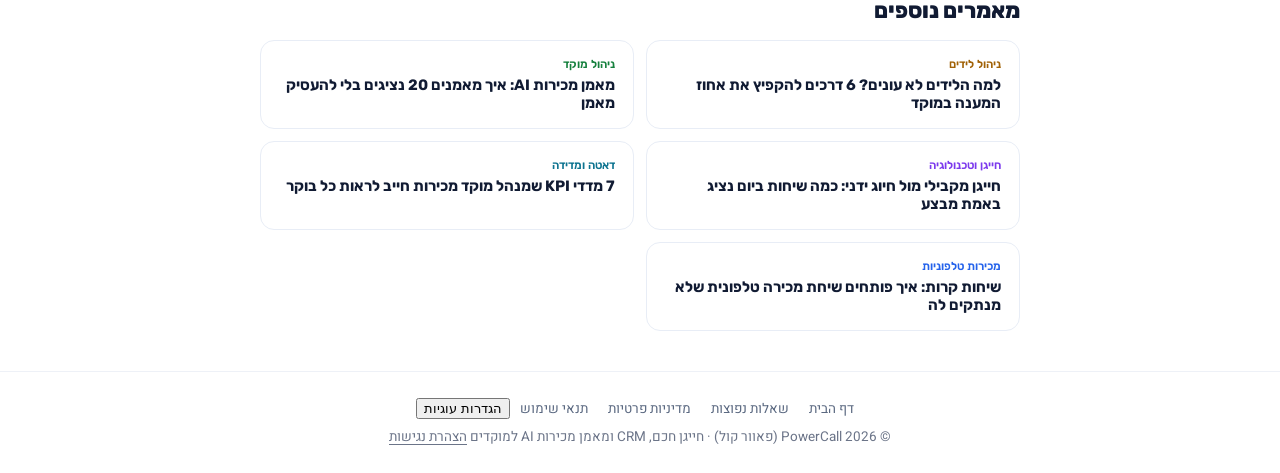
<file: articles/1.html>
<!doctype html>
<html lang="he" dir="rtl">
<head>
<meta charset="utf-8">
<script>/* duplicate-host guard: powercall-site.onrender.com and an old Netlify
   preview also serve this site. Sends those visitors to the real domain. A path
   based platform redirect rule cannot express a host condition and would loop on
   the real domain, so the check lives here. It can never be true on powercall.co.il. */
(function(){try{var h=location.hostname;
  if(h.indexOf('.onrender.com')>-1||h.indexOf('.netlify.app')>-1){
    location.replace('https://www.powercall.co.il'+location.pathname+location.search+location.hash);}
}catch(e){}})();</script>
<meta name="viewport" content="width=device-width, initial-scale=1">
<title>טיפול בהתנגדויות בטלפון: 5 שהורגות עסקאות | PowerCall</title>
<meta name="description" content="&quot;יקר לי&quot;, &quot;אין לי זמן&quot;, &quot;אחשוב על זה&quot; — התשובות שמחזירות את שיחת המכירה למסלול.">
<link rel="canonical" href="https://www.powercall.co.il/articles/1.html">
<meta name="robots" content="index, follow">
<meta property="og:type" content="article">
<meta property="og:locale" content="he_IL">
<meta property="og:url" content="https://www.powercall.co.il/articles/1.html">
<meta property="og:title" content="טיפול בהתנגדויות בטלפון: 5 שהורגות עסקאות | PowerCall">
<meta property="og:description" content="&quot;יקר לי&quot;, &quot;אין לי זמן&quot;, &quot;אחשוב על זה&quot; — התשובות שמחזירות את שיחת המכירה למסלול.">
<meta property="og:image" content="https://www.powercall.co.il/articles/article1.png">
<meta property="og:site_name" content="PowerCall">
<meta name="twitter:card" content="summary_large_image">
<meta name="twitter:title" content="טיפול בהתנגדויות בטלפון: 5 שהורגות עסקאות | PowerCall">
<meta name="twitter:description" content="&quot;יקר לי&quot;, &quot;אין לי זמן&quot;, &quot;אחשוב על זה&quot; — התשובות שמחזירות את שיחת המכירה למסלול.">
<meta name="twitter:image" content="https://www.powercall.co.il/articles/article1.png">
<link rel="icon" href="/favicon.svg" type="image/svg+xml">
<link rel="icon" href="/favicon-48.png" sizes="48x48" type="image/png">
<link rel="apple-touch-icon" href="/apple-touch-icon.png">
<link rel="preload" href="/fonts/Rubik-400-hebrew.woff2" as="font" type="font/woff2" crossorigin>
<link rel="stylesheet" href="/fonts/article.css">
<script type="application/ld+json">
{"@context": "https://schema.org", "@type": "BlogPosting", "headline": "טיפול בהתנגדויות מכירה בטלפון: 5 ההתנגדויות שהורגות עסקאות", "description": "\"יקר לי\", \"אין לי זמן\", \"אחשוב על זה\" — התשובות שמחזירות את שיחת המכירה למסלול.", "image": "https://www.powercall.co.il/articles/article1.png", "datePublished": "2026-06-01", "dateModified": "2026-07-14", "author": {"@type": "Organization", "name": "PowerCall"}, "publisher": {"@type": "Organization", "name": "PowerCall", "logo": {"@type": "ImageObject", "url": "https://www.powercall.co.il/og-default.png"}}, "mainEntityOfPage": "https://www.powercall.co.il/articles/1.html"}
</script>
<style>
html{-webkit-text-size-adjust:100%}body{margin:0;background:#fff;color:#111B33;font-family:'Rubik','Heebo',sans-serif;-webkit-font-smoothing:antialiased}
a{color:#2563EB}
.nav{position:sticky;top:0;z-index:50;background:rgba(255,255,255,.92);backdrop-filter:blur(12px);border-bottom:1px solid #EEF1F7}
.navin{max-width:1000px;margin:0 auto;display:flex;align-items:center;justify-content:space-between;padding:13px 24px}
.logo{display:flex;align-items:center;gap:9px;text-decoration:none;color:#111B33}
.logo .p{width:36px;height:36px;border-radius:11px;background:linear-gradient(135deg,#2563EB,#4F8DF9);display:flex;align-items:center;justify-content:center;color:#fff;font-weight:800;font-size:19px}
.logo span{font-weight:800;font-size:21px;letter-spacing:-.5px}
.demo{background:#2563EB;color:#fff;text-decoration:none;font-weight:700;font-size:14.5px;padding:10px 22px;border-radius:99px}
.wrap{max-width:760px;margin:0 auto;padding:0 24px}
.back{display:inline-flex;align-items:center;gap:7px;color:#2563EB;font-weight:700;font-size:14.5px;text-decoration:none;margin:26px 0 4px}
.hero{width:100%;height:auto;border-radius:20px;margin:18px 0 26px;display:block}
.chip{display:inline-block;font-size:12.5px;font-weight:700;color:#2563EB;background:#EFF5FF;padding:5px 14px;border-radius:99px}
.rt{font-family:'Heebo',sans-serif;font-size:13px;color:#6B7488;margin-inline-start:10px}
h1{font-size:clamp(28px,5vw,42px);font-weight:900;line-height:1.2;letter-spacing:-1px;margin:16px 0 8px}
.lead{font-family:'Heebo',sans-serif;font-size:18px;color:#5A6880;line-height:1.7;margin:0 0 10px}
.body{font-family:'Heebo',sans-serif;font-size:17px;line-height:1.85;color:#2C3A52}
.cta{background:linear-gradient(140deg,#2563EB,#4F8DF9);border-radius:22px;padding:38px 32px;text-align:center;color:#fff;margin:48px 0 20px}
.cta h2{font-size:26px;font-weight:800;margin:0 0 10px;color:#fff;border:none}
.cta p{font-family:'Heebo',sans-serif;font-size:15.5px;color:#DCE9FF;margin:0 0 22px}
.cta a{display:inline-block;background:#fff;color:#2563EB;font-weight:700;font-size:16px;padding:14px 36px;border-radius:99px;text-decoration:none}
.more{margin:44px 0 20px}
.more h2{font-size:22px;font-weight:800;margin:0 0 16px}
.moregrid{display:grid;grid-template-columns:1fr 1fr;gap:12px}
.foot{border-top:1px solid #EEF1F7;margin-top:40px;padding:26px 24px;text-align:center;font-family:'Heebo',sans-serif;font-size:13.5px;color:#6B7488}
.foot a{color:#5A6880;text-decoration:none;margin:0 10px}
@media(max-width:640px){.moregrid{grid-template-columns:1fr}.demo{display:none}}
</style>
<style>:root{--a11y-accent:#2563eb}</style>
<link rel="stylesheet" href="/a11y.css">
<link rel="stylesheet" href="/consent.css">
<script>/* Restore the visitor's accessibility choices BEFORE first paint, so a
   saved high-contrast or large-text setting does not flash the default theme
   on every navigation. Mirrors a11y.js; that file is still the source of truth. */
(function(){try{var s=JSON.parse(localStorage.getItem("pc-a11y-v1")||"{}"),h=document.documentElement,m={readable:"a11y-readable",lh:"a11y-lh",ls:"a11y-ls",contrast:"a11y-contrast",gray:"a11y-gray",links:"a11y-links",cursor:"a11y-cursor",nomotion:"a11y-nomotion",guide:"a11y-guide-on"};for(var k in m){if(s[k])h.classList.add(m[k]);}if(s.fs&&s.fs!==1){h.style.setProperty("--a11y-fs",s.fs);h.classList.add("a11y-fs");}}catch(e){}})();</script>
</head>
<body>
<nav class="nav" aria-label="ניווט ראשי"><div class="navin">
  <a class="logo" href="/"><span class="p">P</span><span>PowerCall</span></a>
  <a class="demo" href="/#lead">בקשו הדגמה חינם</a>
</div></nav>
<main id="main"><div class="wrap">
  <a class="back" href="/#articles">&#8594; חזרה למאמרים</a>
  <div><span class="chip">מכירות טלפוניות</span><span class="rt">6 דק&#x27; קריאה</span></div>
  <h1>טיפול בהתנגדויות מכירה בטלפון: 5 ההתנגדויות שהורגות עסקאות</h1>
  <p class="lead">&quot;יקר לי&quot;, &quot;אין לי זמן&quot;, &quot;אחשוב על זה&quot; — התשובות שמחזירות את שיחת המכירה למסלול.</p>
  <div class="body"><p style="margin:0 0 18px">רוב השיחות לא נופלות בגלל המוצר — הן נופלות על ההתנגדות. ההבדל בין נציג מצטיין לנציג ממוצע הוא כמעט תמיד היכולת להישאר בשיחה אחרי ה"לא" הראשון. הנה חמש ההתנגדויות הנפוצות ביותר במוקדים בישראל, ומה עונים על כל אחת.</p><p style="margin:0 0 18px">לפני שנכנסים לחמש, כדאי להפנים דבר אחד: ההתנגדות הראשונה שיוצאת מהפה של הלקוח היא לא בהכרח ההתנגדות האמיתית. לעיתים קרובות היא רפלקס. אדם שענה לטלפון באמצע יום עבודה מחפש לרוב דרך מהירה ומנומסת לסיים, והמשפט הראשון שלו נועד בדיוק לזה. נציג שעונה על הרפלקס מתווכח עם משפט שהלקוח עצמו לא באמת מתכוון אליו.</p><p style="margin:0 0 18px">מכאן נגזר הכלל הכי שימושי בשיחה: <strong style="color:#111B33;font-weight:700">אל תענו בשנייה הראשונה.</strong> תנו ללקוח לסיים, קחו נשימה, ורק אז דברו. השתיקה הקצרה הזאת מאותתת שהקשבתם, ומונעת מכם לירות תשובה משומרת. גם הטון קובע: את חמש התשובות שלמטה אפשר להגיד כשאלה או כהאשמה, באותן מילים בדיוק. תקליטו את עצמכם אומרים "יקר ביחס למה?" ותשמעו מיד איזה מהשניים יצא לכם.</p><h2 style="font-family:'Rubik','Heebo',sans-serif;font-size:23px;font-weight:800;color:#111B33;margin:40px 0 14px;letter-spacing:-.4px">1. "יקר לי"</h2><p style="margin:0 0 18px">"יקר" הוא תמיד ביחס למשהו. כשלקוח אומר "יקר לי", הוא בעצם אומר: "עוד לא הראית לי ערך שמצדיק את המחיר." אל תתנצלו ואל תקפצו ישר להנחה.</p><ul style="margin:0 0 20px;padding:0 24px 0 0"><li style="margin-bottom:10px;padding-right:4px">לשאול: <strong style="color:#111B33;font-weight:700">"יקר ביחס למה?"</strong> — התשובה חושפת את ההשוואה האמיתית שהלקוח עושה בראש.</li><li style="margin-bottom:10px;padding-right:4px">לפרק את המחיר: 240 ₪ בחודש נשמע אחרת לגמרי מ"8 שקלים ביום, פחות מקפה".</li><li style="margin-bottom:10px;padding-right:4px">להפוך את הכיוון: <strong style="color:#111B33;font-weight:700">"כמה עולה לך להישאר במצב הקיים?"</strong> — חוסר פעולה הוא גם עלות.</li></ul><p style="margin:0 0 18px">המנגנון מאחורי "יקר ביחס למה" פשוט: השאלה מכריחה את הלקוח להוציא החוצה את ההשוואה שעשה בשקט, ובדרך כלל התשובה נוחתת באחת משלוש. "ראיתי אצל מישהו אחר בפחות" — עכשיו יש שיחה על הבדלים, לא על מספר. "אין לי את הסכום הזה החודש" — זו בכלל לא התנגדות מחיר אלא התנגדות תזמון, ומטפלים בה אחרת לגמרי. ואם הוא מגמגם ולא מוצא למה להשוות, סימן שהמילה "יקר" יצאה אוטומטית, ואפשר לחזור לדבר על מה שהוא מקבל. גם הפירוק לתשלום יומי עובד מאותה סיבה: אותו סכום חודשי, מחולק ב-30, נשמע אחרת לגמרי כשאומרים אותו ליום — אותו כסף בדיוק, סקאלה אחרת בראש.</p><p style="margin:0 0 18px">הטעות היקרה כאן היא ההנחה המהירה. אתם שומעים "יקר לי" ותוך שתי שניות אומרים "בוא נראה מה אני יכול לעשות". מה שקרה עכשיו הוא שלימדתם את הלקוח שהמחיר הראשון לא היה אמיתי — ואם הוא זז פעם אחת, למה שלא יזוז שוב. מכאן שיחות איתו נוטות להיפתח בהתמקחות, וגם עסקה שתיסגר עלולה להיסגר בפחות.</p><p style="margin:0 0 18px">סצנה שחוזרת על עצמה שוב ושוב: לקוח נאנח ואומר "וואו, זה יקר". נציג אחד ממהר ל"בוא נראה מה אפשר לעשות". הנציג שיושב לידו שואל "יקר ביחס למה?", שותק שתי שניות, ומקבל: "בעצם לא בדקתי שום דבר אחר, זה פשוט נשמע לי הרבה". זהו. אין השוואה, יש תחושה — ומשם ממשיכים לדבר על הערך, והמחיר נשאר איפה שהוא.</p><h2 style="font-family:'Rubik','Heebo',sans-serif;font-size:23px;font-weight:800;color:#111B33;margin:40px 0 14px;letter-spacing:-.4px">2. "אני צריך לחשוב על זה"</h2><p style="margin:0 0 18px">זו לא התנגדות — זה ערפל שמסתיר התנגדות. התפקיד שלכם הוא לבודד אותה: "ברור, החלטה חשובה. רק כדי שאדע — על מה בדיוק היית רוצה לחשוב? על המחיר, על התזמון, או על משהו אחר?"</p><p style="margin:0 0 18px">ברגע שלהתנגדות יש שם, אפשר לטפל בה. בלי שם — קובעים שיחת המשך לתאריך ושעה, לא "נדבר".</p><p style="margin:0 0 18px">למה מתן שם להתנגדות משנה משהו? כי "אני צריך לחשוב" הוא לרוב אינו ההתנגדות עצמה, אלא כיסוי להתנגדות שעוד לא נאמרה: משפט שאי אפשר לענות עליו, בלי טענה ובלי שאלה. ברגע שהלקוח אומר "המחיר", "התזמון" או "אני לא בטוח שזה מתאים לעסק שלי", יש על השולחן משהו קונקרטי, ושיחת מכירה מתקדמת רק סביב דברים קונקרטיים. ניסוח שעובד טוב בעברית מדוברת: "מה מכל מה ששמעת הכי לא הסתדר לך?" — ישיר יותר מ"על מה תרצה לחשוב", ומקל על הלקוח לומר את הדבר בלי להרגיש שהוא מתעמת.</p><p style="margin:0 0 18px">הטעות: להסתפק ב"אז אני אחזור אליך". שיחת חזרה בלי תאריך ושעה היא לא שיחת חזרה. הלקוח לא מצפה לה, לרוב לא זוכר את השיחה הקודמת, ובפעם הבאה מתחילים מאפס. גרוע מזה — הליד יכול להישאר בסטטוס "בטיפול" חודשיים, לתפוס מקום בדוח ולא לייצר כלום.</p><h2 style="font-family:'Rubik','Heebo',sans-serif;font-size:23px;font-weight:800;color:#111B33;margin:40px 0 14px;letter-spacing:-.4px">3. "אין לי זמן עכשיו"</h2><p style="margin:0 0 18px">לרוב זה פשוט נכון. עונים בקצרה ונועלים חלון ספציפי: <strong style="color:#111B33;font-weight:700">"מקבל לגמרי. מחר ב-10:00 או ב-16:30 — מה נוח יותר?"</strong> שתי אופציות סוגרות המשך טיפול אמיתי; "נדבר מתי שנוח" לא קורה אף פעם.</p><p style="margin:0 0 18px">שתי אפשרויות סגורות עובדות כי הן מחליפות את השאלה. "מתי נוח לך?" מבקש מהלקוח לפתוח יומן בראש ולקבל החלטה. "מחר ב-10:00 או ב-16:30?" מבקש ממנו רק לבחור, וזו פעולה קטנה בהרבה. שווה גם לשאול בקצרה למה עכשיו לא מתאים — "אתה בנהיגה?", "אתה באמצע משהו?" — כי התשובה מגלה מתי כן. לקוח שאומר שהוא בעבודה עד ארבע מסר לכם בעצם את שעת החיוג הנכונה שלו.</p><p style="margin:0 0 18px">הטעות: לדחוף עוד שלושים שניות. "רק דקה, זה חשוב" — וזהו, שרפתם. לקוח שנתן סימן שהוא לא פנוי ואתם התעלמתם ממנו זוכר את זה. המספר שלכם מזוהה אצלו עכשיו כמישהו שלא מקשיב, והסיכוי שיענה בפעם הבאה קטן. ושימו לב לשעות: בדקו באיזו שעה יוצאים רוב החיוגים שלכם, ובאיזו שעה נאמר לכם "אין לי זמן". אם שתי השעות נופלות יחד סביב הצהריים — ייתכן שחלק מהתשובות האלה הן שעה לא נוחה ולא התנגדות.</p><h2 style="font-family:'Rubik','Heebo',sans-serif;font-size:23px;font-weight:800;color:#111B33;margin:40px 0 14px;letter-spacing:-.4px">4. "תשלח לי חומר במייל"</h2><p style="margin:0 0 18px">בשמונים אחוז מהמקרים זו דחייה מנומסת. אל תסיימו את השיחה על ההבטחה הזאת:</p><ul style="margin:0 0 20px;padding:0 24px 0 0"><li style="margin-bottom:10px;padding-right:4px">שלחו את החומר <strong style="color:#111B33;font-weight:700">בוואטסאפ תוך כדי השיחה</strong> — וודאו יחד שהגיע.</li><li style="margin-bottom:10px;padding-right:4px">קבעו את שיחת ההמשך <strong style="color:#111B33;font-weight:700">לפני</strong> שמנתקים.</li><li style="margin-bottom:10px;padding-right:4px">שאלו שאלה ממקדת: "מה הכי חשוב לך לראות שם?" — התשובה מגלה מה באמת מעניין אותו.</li></ul><p style="margin:0 0 18px">הסיבה שהמשפט הזה כל כך פופולרי היא שהוא נעים לשני הצדדים: הלקוח מסיים בלי להגיד "לא", והנציג מנתק בתחושה שיש המשך. בפועל אף אחד לא התחייב לכלום, המייל נוחת בתיבה עמוסה, ולעיתים קרובות השיחה הבאה כבר לא נענית. שליחה בוואטסאפ תוך כדי השיחה משנה את המשוואה כי היא מחזירה את הלקוח פנימה: אם הוא פותח, אתם שומעים את זה, ואפשר להגיד "תראה את השורה השנייה — זה בדיוק מה שדיברנו עליו". ואם הוא לא פותח, גם זה מידע, וזה הרגע לשאול בעדינות מה באמת עוצר אותו.</p><p style="margin:0 0 18px">הטעות: לשלוח ברושור כללי. מסמך שיווקי אחיד שנשלח לכולם משדר ללקוח שלא הקשבתם לו. אם הוא שאל על זמני יישום — שלחו את הפסקה על זמני יישום. עמוד אחד שעונה בדיוק על מה שביקש עדיף כאן על מצגת שלמה. ורשמו בכרטיס הליד מה נשלח, אחרת שיחת ההמשך נפתחת ב"מה בעצם שלחתי לך?".</p><h2 style="font-family:'Rubik','Heebo',sans-serif;font-size:23px;font-weight:800;color:#111B33;margin:40px 0 14px;letter-spacing:-.4px">5. "כבר יש לי ספק / לא מעוניין"</h2><p style="margin:0 0 18px">אל תתווכחו עם ההווה — פתחו סדק לעתיד: "מעולה, סימן שאתה מכיר את התחום. אם היית יכול לשפר דבר אחד אצל הספק הנוכחי — מה זה היה?" התשובה היא הפתח שלכם לשיחה אמיתית.</p><p style="margin:0 0 18px">כדאי להפריד בין השתיים. "כבר יש לי ספק" זה מידע טוב: ללקוח יש תקציב, והוא כבר קיבל פעם אחת החלטת קנייה בתחום. "לא מעוניין" נאמר בדרך כלל בשניות הראשונות של השיחה, לפני שהוא הבין במה מדובר — הוא מכוון לשיחה, לא למוצר. מול "לא מעוניין" מוקדם אל תשכנעו; הורידו את רמת האיום ותנו ללקוח שליטה: "לגמרי מבין, גם אני לא אוהב שמתקשרים באמצע היום. תן לי עשר שניות להגיד למה התקשרתי, ואם זה לא רלוונטי — אני מנתק ראשון." ואז באמת לעמוד בעשר השניות.</p><p style="margin:0 0 18px">מול "יש לי ספק", הטעות הגדולה היא לרדת על הספק הקיים. ברגע שאתם אומרים משהו רע על מי שהלקוח בחר, הוא מתגונן — וקשה למכור למישהו שנמצא באמצע הגנה. השאלה "מה היית משפר אצלם?" עושה בדיוק את ההפך: הוא מתלונן בעצמו, ולא פעם מה שיצא לו מהפה הוא בדיוק מה שאתם צריכים למכור. ואל תוותרו על השאלה שמחזירה כאן הכי הרבה: <strong style="color:#111B33;font-weight:700">"מתי מסתיים ההסכם הנוכחי?"</strong> גם תשובה של "בעוד תשעה חודשים" שווה תזכורת לחודש לפני, עם משפט בכרטיס על מה שהפריע לו. שיחה שנפתחת ב"דיברנו בינואר, אמרת שזמני התגובה מעצבנים אותך" היא כבר לא שיחה קרה.</p><h2 style="font-family:'Rubik','Heebo',sans-serif;font-size:23px;font-weight:800;color:#111B33;margin:40px 0 14px;letter-spacing:-.4px">לדעת זה לא מספיק — צריך לתרגל</h2><p style="margin:0 0 18px">כל נציג יודע לדקלם את התשובות האלה בישיבת צוות. השאלה היא מה קורה בשידור חי, בשיחה השלושים של היום. שם נכנס אימון שיטתי: לזהות איזו התנגדות מפילה כל נציג, לתרגל אותה בסימולציה קצרה, ולמדוד שיפור שבוע אחרי שבוע.</p><div style="background:#F4F8FF;border:1.5px solid #DBE7FE;border-radius:16px;padding:22px 26px;margin:28px 0"><div style="font-family:'Rubik','Heebo',sans-serif;font-weight:800;color:#2563EB;font-size:15px;margin-bottom:8px">טיפ מהשטח</div><div style="line-height:1.85">מאמן ה-AI של PowerCall מזהה אוטומטית על איזו התנגדות כל נציג מאבד עסקאות — ובונה לו תרגיל שבועי ממוקד בדיוק שם.</div></div></div>
  <h2 style="font-family:'Rubik','Heebo',sans-serif;font-size:23px;font-weight:800;color:#111B33;margin:40px 0 14px;letter-spacing:-.4px">בונוס: ההתנגדות שלא נכנסה לחמש — "אני צריך להתייעץ"</h2><p style="margin:0 0 18px">היא לא נכנסה לחמש כי היא לא באמת התנגדות למוצר, אבל היא עוצרת עסקאות לא פחות מהן. "אני צריך לדבר עם השותף", "אני צריך לשאול את אשתי", "זה לא אני מחליט על זה" — שלוש גרסאות לאותו מצב: אתם מדברים עם מישהו שלא יכול להגיד כן לבד.</p><p style="margin:0 0 18px">יש כאן שתי אפשרויות, ומפרידים ביניהן בשאלה אחת: "ואם הוא יגיד לך שזה בסדר — אתה בעד?" תשובה חיובית ומהירה מרמזת שההתנגדות אמיתית ושצריך פשוט להגיע לאדם השני. היסוס מרמז ש"התייעצות" היא שם מכובד ל"אני לא רוצה", וזה הזמן לחזור ולבודד את מה שבאמת מפריע.</p><p style="margin:0 0 18px">הטעות הקלאסית היא לשלוח את הלקוח למכור בשבילכם. הוא לא נציג מכירות, לרוב לא יזכור את כל מה שאמרתם, ויעביר את זה במשפט אחד — בדרך כלל המשפט על המחיר. עדיף להציע שיחה קצרה משותפת: "בואו נעשה עשר דקות עם שניכם, ככה הוא ישמע ישירות ויוכל לשאול מה שהוא רוצה." ואם זה לא אפשרי — שאלו את הלקוח מה לדעתו תהיה ההתנגדות של השותף, ותנו לו מראש את התשובה.</p><h2 style="font-family:'Rubik','Heebo',sans-serif;font-size:23px;font-weight:800;color:#111B33;margin:40px 0 14px;letter-spacing:-.4px">מה לבדוק ביום שני בבוקר</h2><p style="margin:0 0 18px">התנגדויות לא באמת נפתרות ברמת הנציג הבודד אלא ברמת המוקד. שלוש בדיקות קצרות מראות איפה השיחות באמת נשברות:</p><ul style="margin:0 0 20px;padding:0 24px 0 0"><li style="margin-bottom:10px;padding-right:4px">כמה לידים יושבים בסטטוס "לחזור אליו" בלי תאריך ושעה. עברו עליהם אחד-אחד — כל ליד כזה הוא מועמד ל"אחשוב על זה" שלא בודד.</li><li style="margin-bottom:10px;padding-right:4px">איזו התנגדות חוזרת אצל כל נציג בנפרד. מי שנופל שוב ושוב על מחיר צריך תרגול אחר לגמרי ממי שנתקע על "תשלח לי מייל".</li><li style="margin-bottom:10px;padding-right:4px">כמה זמן נמשכות השיחות שנגמרות ב"לא מעוניין". שיחה שנגמרת בתוך עשר שניות היא לא התנגדות — היא פתיחה שלא עבדה, והבעיה נמצאת במשפטים הראשונים.</li></ul><p style="margin:0 0 18px">ואז מגיע הדבר שבאמת מזיז: להאזין לשלוש שיחות אמיתיות במקום לדבר על התנגדויות בישיבה. לשמוע נציג אומר בקול "יקר ביחס למה?" ולשמוע איך זה יצא לו. לא פעם ההבדל בין מי שסוגר למי שלא הוא לא הידע אלא הטון והתזמון — ואת שניהם אפשר לתקן רק כששומעים אותם.</p><div class="cta">
    <h2>רוצים לראות את PowerCall בפעולה?</h2>
    <p>הדגמה חיה של החייגן החכם — 20 דקות, בלי התחייבות.</p>
    <a href="/#lead">בקשו הדגמה חינם</a>
  </div>
  <div class="more">
    <h2>מאמרים נוספים</h2>
    <div class="moregrid"><a href="/articles/2.html" style="display:block;background:#fff;border:1px solid #E8EDF6;border-radius:14px;padding:16px 18px;text-decoration:none;color:#111B33;font-weight:700;font-size:15px;transition:border-color .2s,transform .2s" onmouseover="this.style.borderColor='#2563EB';this.style.transform='translateY(-2px)'" onmouseout="this.style.borderColor='#E8EDF6';this.style.transform='none'"><span style="display:block;font-size:11.5px;font-weight:600;color:#A16207;margin-bottom:5px">ניהול לידים</span>למה הלידים לא עונים? 6 דרכים להקפיץ את אחוז המענה במוקד</a><a href="/articles/3.html" style="display:block;background:#fff;border:1px solid #E8EDF6;border-radius:14px;padding:16px 18px;text-decoration:none;color:#111B33;font-weight:700;font-size:15px;transition:border-color .2s,transform .2s" onmouseover="this.style.borderColor='#2563EB';this.style.transform='translateY(-2px)'" onmouseout="this.style.borderColor='#E8EDF6';this.style.transform='none'"><span style="display:block;font-size:11.5px;font-weight:600;color:#15803D;margin-bottom:5px">ניהול מוקד</span>מאמן מכירות AI: איך מאמנים 20 נציגים בלי להעסיק מאמן</a><a href="/articles/4.html" style="display:block;background:#fff;border:1px solid #E8EDF6;border-radius:14px;padding:16px 18px;text-decoration:none;color:#111B33;font-weight:700;font-size:15px;transition:border-color .2s,transform .2s" onmouseover="this.style.borderColor='#2563EB';this.style.transform='translateY(-2px)'" onmouseout="this.style.borderColor='#E8EDF6';this.style.transform='none'"><span style="display:block;font-size:11.5px;font-weight:600;color:#7C3AED;margin-bottom:5px">חייגן וטכנולוגיה</span>חייגן מקבילי מול חיוג ידני: כמה שיחות ביום נציג באמת מבצע</a><a href="/articles/5.html" style="display:block;background:#fff;border:1px solid #E8EDF6;border-radius:14px;padding:16px 18px;text-decoration:none;color:#111B33;font-weight:700;font-size:15px;transition:border-color .2s,transform .2s" onmouseover="this.style.borderColor='#2563EB';this.style.transform='translateY(-2px)'" onmouseout="this.style.borderColor='#E8EDF6';this.style.transform='none'"><span style="display:block;font-size:11.5px;font-weight:600;color:#0E7490;margin-bottom:5px">דאטה ומדידה</span>7 מדדי KPI שמנהל מוקד מכירות חייב לראות כל בוקר</a><a href="/articles/6.html" style="display:block;background:#fff;border:1px solid #E8EDF6;border-radius:14px;padding:16px 18px;text-decoration:none;color:#111B33;font-weight:700;font-size:15px;transition:border-color .2s,transform .2s" onmouseover="this.style.borderColor='#2563EB';this.style.transform='translateY(-2px)'" onmouseout="this.style.borderColor='#E8EDF6';this.style.transform='none'"><span style="display:block;font-size:11.5px;font-weight:600;color:#2563EB;margin-bottom:5px">מכירות טלפוניות</span>שיחות קרות: איך פותחים שיחת מכירה טלפונית שלא מנתקים לה</a></div>
  </div>
</div></main>
<footer class="foot">
  <div style="margin-bottom:8px"><a href="/">דף הבית</a><a href="/#faq">שאלות נפוצות</a><a href="/privacy.html">מדיניות פרטיות</a><a href="/terms.html">תנאי שימוש</a><button type="button" data-ck-open>הגדרות עוגיות</button></div>
  © 2026 PowerCall (פאוור קול) · חייגן חכם, CRM ומאמן מכירות AI למוקדים
</footer>
<script defer src="/a11y.js"></script>
<script defer src="/consent.js"></script>
</body>
</html>
</file>
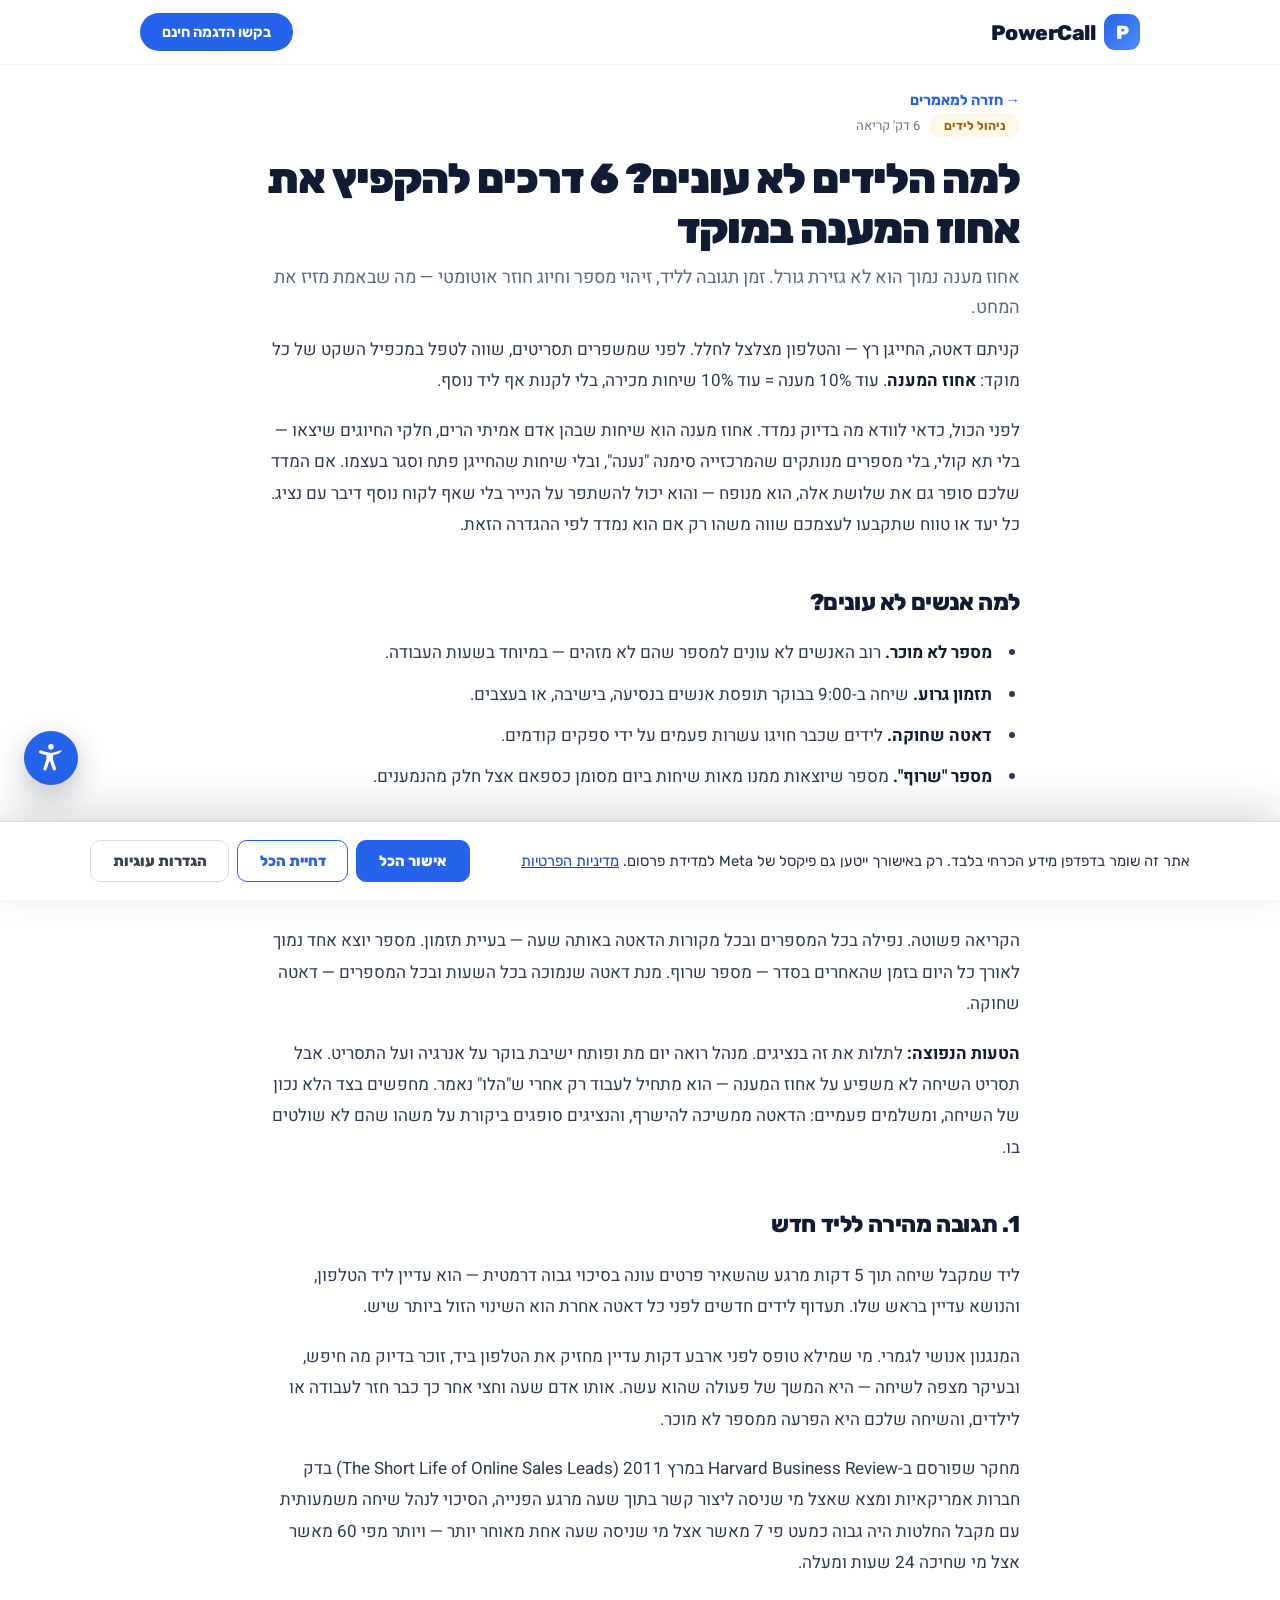
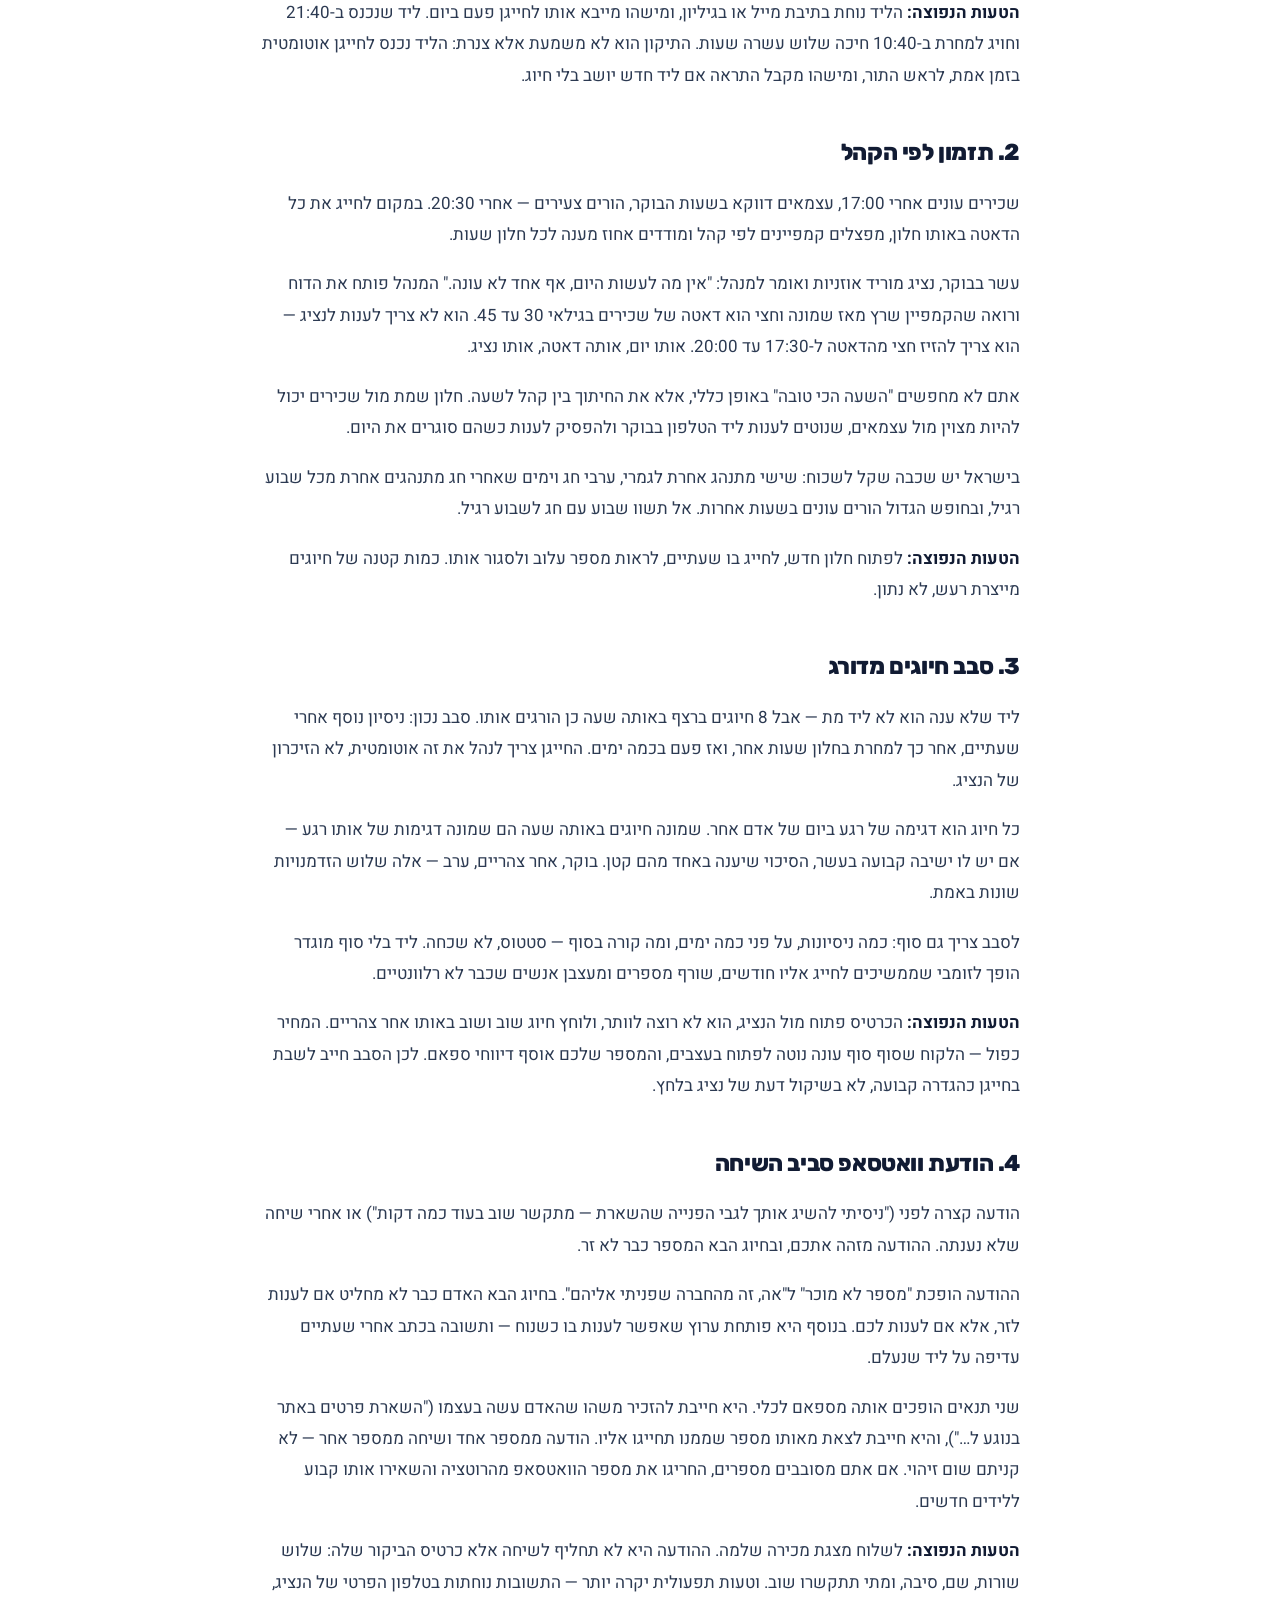
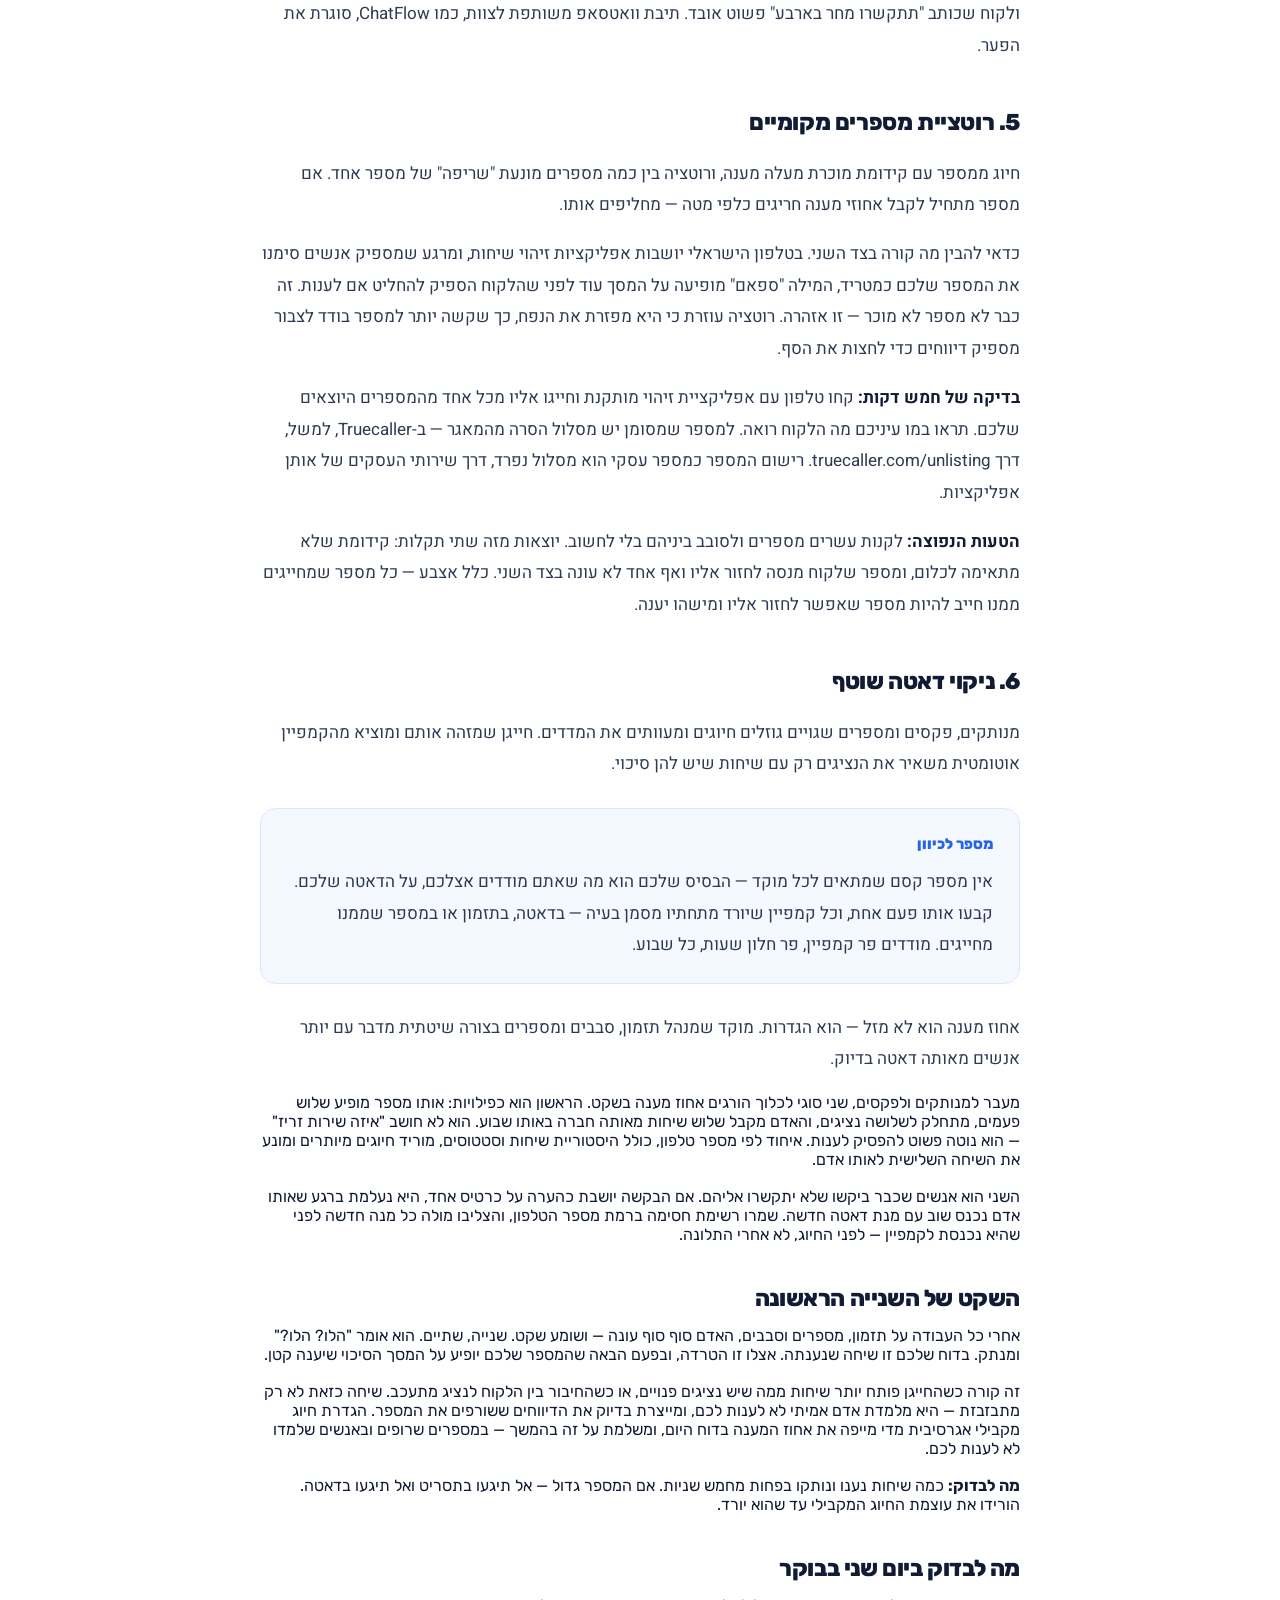
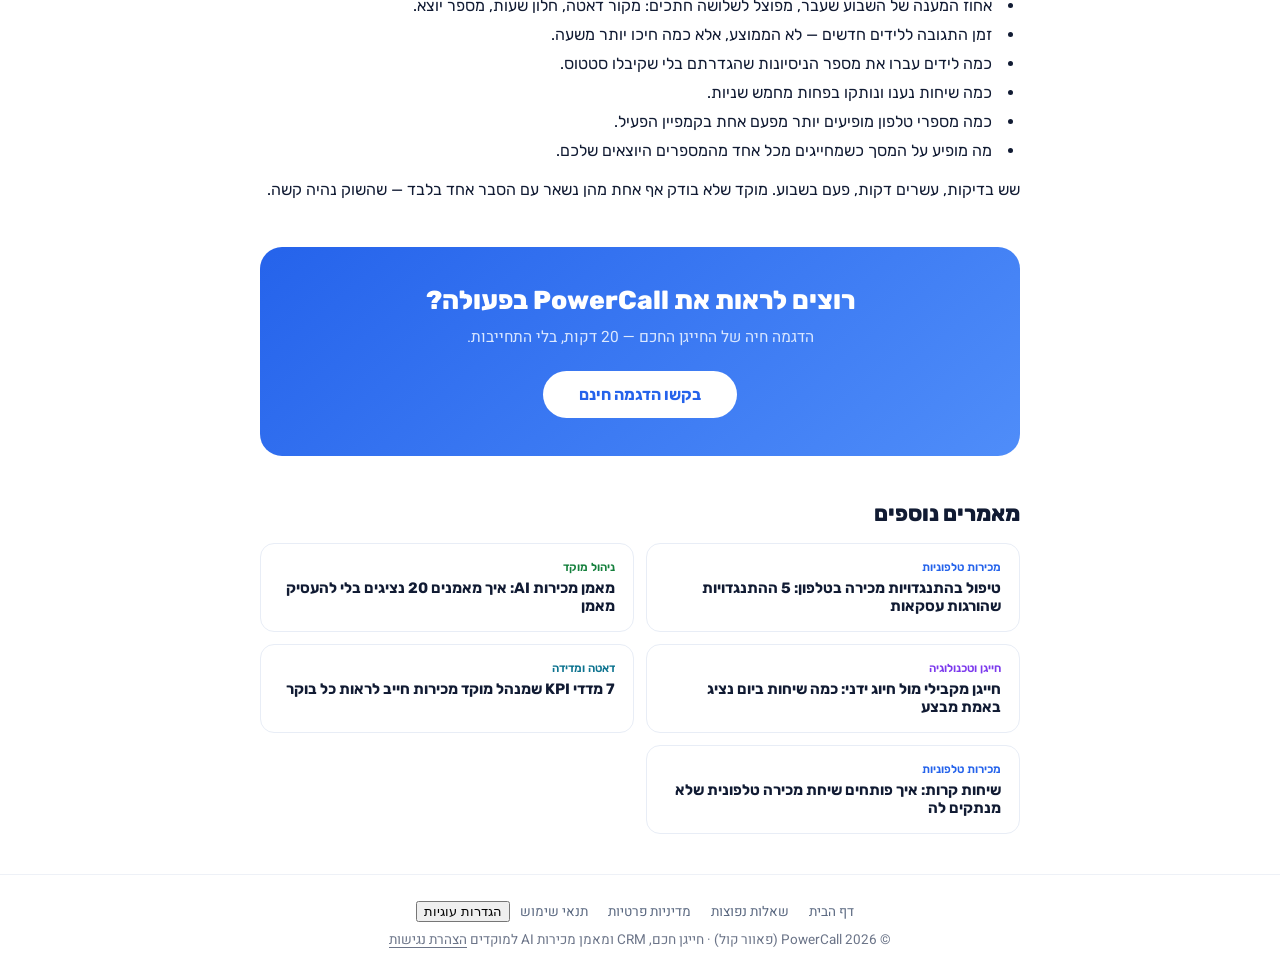
<file: articles/2.html>
<!doctype html>
<html lang="he" dir="rtl">
<head>
<meta charset="utf-8">
<script>/* duplicate-host guard: powercall-site.onrender.com and an old Netlify
   preview also serve this site. Sends those visitors to the real domain. A path
   based platform redirect rule cannot express a host condition and would loop on
   the real domain, so the check lives here. It can never be true on powercall.co.il. */
(function(){try{var h=location.hostname;
  if(h.indexOf('.onrender.com')>-1||h.indexOf('.netlify.app')>-1){
    location.replace('https://www.powercall.co.il'+location.pathname+location.search+location.hash);}
}catch(e){}})();</script>
<meta name="viewport" content="width=device-width, initial-scale=1">
<title>למה לידים לא עונים? 6 דרכים להעלות אחוז מענה | PowerCall</title>
<meta name="description" content="אחוז מענה נמוך הוא לא גזירת גורל. זמן תגובה לליד, זיהוי מספר וחיוג חוזר אוטומטי — מה שבאמת מזיז את המחט.">
<link rel="canonical" href="https://www.powercall.co.il/articles/2.html">
<meta name="robots" content="index, follow">
<meta property="og:type" content="article">
<meta property="og:locale" content="he_IL">
<meta property="og:url" content="https://www.powercall.co.il/articles/2.html">
<meta property="og:title" content="למה לידים לא עונים? 6 דרכים להעלות אחוז מענה | PowerCall">
<meta property="og:description" content="אחוז מענה נמוך הוא לא גזירת גורל. זמן תגובה לליד, זיהוי מספר וחיוג חוזר אוטומטי — מה שבאמת מזיז את המחט.">
<meta property="og:image" content="https://www.powercall.co.il/articles/article2.png">
<meta property="og:site_name" content="PowerCall">
<meta name="twitter:card" content="summary_large_image">
<meta name="twitter:title" content="למה לידים לא עונים? 6 דרכים להעלות אחוז מענה | PowerCall">
<meta name="twitter:description" content="אחוז מענה נמוך הוא לא גזירת גורל. זמן תגובה לליד, זיהוי מספר וחיוג חוזר אוטומטי — מה שבאמת מזיז את המחט.">
<meta name="twitter:image" content="https://www.powercall.co.il/articles/article2.png">
<link rel="icon" href="/favicon.svg" type="image/svg+xml">
<link rel="icon" href="/favicon-48.png" sizes="48x48" type="image/png">
<link rel="apple-touch-icon" href="/apple-touch-icon.png">
<link rel="preload" href="/fonts/Rubik-400-hebrew.woff2" as="font" type="font/woff2" crossorigin>
<link rel="stylesheet" href="/fonts/article.css">
<script type="application/ld+json">
{"@context": "https://schema.org", "@type": "BlogPosting", "headline": "למה הלידים לא עונים? 6 דרכים להקפיץ את אחוז המענה במוקד", "description": "אחוז מענה נמוך הוא לא גזירת גורל. זמן תגובה לליד, זיהוי מספר וחיוג חוזר אוטומטי — מה שבאמת מזיז את המחט.", "image": "https://www.powercall.co.il/articles/article2.png", "datePublished": "2026-06-01", "dateModified": "2026-07-14", "author": {"@type": "Organization", "name": "PowerCall"}, "publisher": {"@type": "Organization", "name": "PowerCall", "logo": {"@type": "ImageObject", "url": "https://www.powercall.co.il/og-default.png"}}, "mainEntityOfPage": "https://www.powercall.co.il/articles/2.html"}
</script>
<style>
html{-webkit-text-size-adjust:100%}body{margin:0;background:#fff;color:#111B33;font-family:'Rubik','Heebo',sans-serif;-webkit-font-smoothing:antialiased}
a{color:#2563EB}
.nav{position:sticky;top:0;z-index:50;background:rgba(255,255,255,.92);backdrop-filter:blur(12px);border-bottom:1px solid #EEF1F7}
.navin{max-width:1000px;margin:0 auto;display:flex;align-items:center;justify-content:space-between;padding:13px 24px}
.logo{display:flex;align-items:center;gap:9px;text-decoration:none;color:#111B33}
.logo .p{width:36px;height:36px;border-radius:11px;background:linear-gradient(135deg,#2563EB,#4F8DF9);display:flex;align-items:center;justify-content:center;color:#fff;font-weight:800;font-size:19px}
.logo span{font-weight:800;font-size:21px;letter-spacing:-.5px}
.demo{background:#2563EB;color:#fff;text-decoration:none;font-weight:700;font-size:14.5px;padding:10px 22px;border-radius:99px}
.wrap{max-width:760px;margin:0 auto;padding:0 24px}
.back{display:inline-flex;align-items:center;gap:7px;color:#2563EB;font-weight:700;font-size:14.5px;text-decoration:none;margin:26px 0 4px}
.hero{width:100%;height:auto;border-radius:20px;margin:18px 0 26px;display:block}
.chip{display:inline-block;font-size:12.5px;font-weight:700;color:#A16207;background:#FFF7E8;padding:5px 14px;border-radius:99px}
.rt{font-family:'Heebo',sans-serif;font-size:13px;color:#6B7488;margin-inline-start:10px}
h1{font-size:clamp(28px,5vw,42px);font-weight:900;line-height:1.2;letter-spacing:-1px;margin:16px 0 8px}
.lead{font-family:'Heebo',sans-serif;font-size:18px;color:#5A6880;line-height:1.7;margin:0 0 10px}
.body{font-family:'Heebo',sans-serif;font-size:17px;line-height:1.85;color:#2C3A52}
.cta{background:linear-gradient(140deg,#2563EB,#4F8DF9);border-radius:22px;padding:38px 32px;text-align:center;color:#fff;margin:48px 0 20px}
.cta h2{font-size:26px;font-weight:800;margin:0 0 10px;color:#fff;border:none}
.cta p{font-family:'Heebo',sans-serif;font-size:15.5px;color:#DCE9FF;margin:0 0 22px}
.cta a{display:inline-block;background:#fff;color:#2563EB;font-weight:700;font-size:16px;padding:14px 36px;border-radius:99px;text-decoration:none}
.more{margin:44px 0 20px}
.more h2{font-size:22px;font-weight:800;margin:0 0 16px}
.moregrid{display:grid;grid-template-columns:1fr 1fr;gap:12px}
.foot{border-top:1px solid #EEF1F7;margin-top:40px;padding:26px 24px;text-align:center;font-family:'Heebo',sans-serif;font-size:13.5px;color:#6B7488}
.foot a{color:#5A6880;text-decoration:none;margin:0 10px}
@media(max-width:640px){.moregrid{grid-template-columns:1fr}.demo{display:none}}
</style>
<style>:root{--a11y-accent:#2563eb}</style>
<link rel="stylesheet" href="/a11y.css">
<link rel="stylesheet" href="/consent.css">
<script>/* Restore the visitor's accessibility choices BEFORE first paint, so a
   saved high-contrast or large-text setting does not flash the default theme
   on every navigation. Mirrors a11y.js; that file is still the source of truth. */
(function(){try{var s=JSON.parse(localStorage.getItem("pc-a11y-v1")||"{}"),h=document.documentElement,m={readable:"a11y-readable",lh:"a11y-lh",ls:"a11y-ls",contrast:"a11y-contrast",gray:"a11y-gray",links:"a11y-links",cursor:"a11y-cursor",nomotion:"a11y-nomotion",guide:"a11y-guide-on"};for(var k in m){if(s[k])h.classList.add(m[k]);}if(s.fs&&s.fs!==1){h.style.setProperty("--a11y-fs",s.fs);h.classList.add("a11y-fs");}}catch(e){}})();</script>
</head>
<body>
<nav class="nav" aria-label="ניווט ראשי"><div class="navin">
  <a class="logo" href="/"><span class="p">P</span><span>PowerCall</span></a>
  <a class="demo" href="/#lead">בקשו הדגמה חינם</a>
</div></nav>
<main id="main"><div class="wrap">
  <a class="back" href="/#articles">&#8594; חזרה למאמרים</a>
  <div><span class="chip">ניהול לידים</span><span class="rt">6 דק&#x27; קריאה</span></div>
  <h1>למה הלידים לא עונים? 6 דרכים להקפיץ את אחוז המענה במוקד</h1>
  <p class="lead">אחוז מענה נמוך הוא לא גזירת גורל. זמן תגובה לליד, זיהוי מספר וחיוג חוזר אוטומטי — מה שבאמת מזיז את המחט.</p>
  <div class="body"><p style="margin:0 0 18px">קניתם דאטה, החייגן רץ — והטלפון מצלצל לחלל. לפני שמשפרים תסריטים, שווה לטפל במכפיל השקט של כל מוקד: <strong style="color:#111B33;font-weight:700">אחוז המענה</strong>. עוד 10% מענה = עוד 10% שיחות מכירה, בלי לקנות אף ליד נוסף.</p><p style="margin:0 0 18px">לפני הכול, כדאי לוודא מה בדיוק נמדד. אחוז מענה הוא שיחות שבהן אדם אמיתי הרים, חלקי החיוגים שיצאו — בלי תא קולי, בלי מספרים מנותקים שהמרכזייה סימנה "נענה", ובלי שיחות שהחייגן פתח וסגר בעצמו. אם המדד שלכם סופר גם את שלושת אלה, הוא מנופח — והוא יכול להשתפר על הנייר בלי שאף לקוח נוסף דיבר עם נציג. כל יעד או טווח שתקבעו לעצמכם שווה משהו רק אם הוא נמדד לפי ההגדרה הזאת.</p><h2 style="font-family:'Rubik','Heebo',sans-serif;font-size:23px;font-weight:800;color:#111B33;margin:40px 0 14px;letter-spacing:-.4px">למה אנשים לא עונים?</h2><ul style="margin:0 0 20px;padding:0 24px 0 0"><li style="margin-bottom:10px;padding-right:4px"><strong style="color:#111B33;font-weight:700">מספר לא מוכר.</strong> רוב האנשים לא עונים למספר שהם לא מזהים — במיוחד בשעות העבודה.</li><li style="margin-bottom:10px;padding-right:4px"><strong style="color:#111B33;font-weight:700">תזמון גרוע.</strong> שיחה ב-9:00 בבוקר תופסת אנשים בנסיעה, בישיבה, או בעצבים.</li><li style="margin-bottom:10px;padding-right:4px"><strong style="color:#111B33;font-weight:700">דאטה שחוקה.</strong> לידים שכבר חויגו עשרות פעמים על ידי ספקים קודמים.</li><li style="margin-bottom:10px;padding-right:4px"><strong style="color:#111B33;font-weight:700">מספר "שרוף".</strong> מספר שיוצאות ממנו מאות שיחות ביום מסומן כספאם אצל חלק מהנמענים.</li></ul><p style="margin:0 0 18px">ארבע הסיבות נראות זהות מבחוץ — צלצול, ואף אחד בצד השני — אבל כל אחת מתוקנת אחרת. לכן הצעד הראשון הוא לא לתקן, אלא לפרק את אחוז המענה לשלושה חתכים: לפי מקור הדאטה, לפי חלון שעות, ולפי המספר היוצא.</p><p style="margin:0 0 18px">הקריאה פשוטה. נפילה בכל המספרים ובכל מקורות הדאטה באותה שעה — בעיית תזמון. מספר יוצא אחד נמוך לאורך כל היום בזמן שהאחרים בסדר — מספר שרוף. מנת דאטה שנמוכה בכל השעות ובכל המספרים — דאטה שחוקה.</p><p style="margin:0 0 18px"><strong style="color:#111B33;font-weight:700">הטעות הנפוצה:</strong> לתלות את זה בנציגים. מנהל רואה יום מת ופותח ישיבת בוקר על אנרגיה ועל התסריט. אבל תסריט השיחה לא משפיע על אחוז המענה — הוא מתחיל לעבוד רק אחרי ש"הלו" נאמר. מחפשים בצד הלא נכון של השיחה, ומשלמים פעמיים: הדאטה ממשיכה להישרף, והנציגים סופגים ביקורת על משהו שהם לא שולטים בו.</p><h2 style="font-family:'Rubik','Heebo',sans-serif;font-size:23px;font-weight:800;color:#111B33;margin:40px 0 14px;letter-spacing:-.4px">1. תגובה מהירה לליד חדש</h2><p style="margin:0 0 18px">ליד שמקבל שיחה תוך 5 דקות מרגע שהשאיר פרטים עונה בסיכוי גבוה דרמטית — הוא עדיין ליד הטלפון, והנושא עדיין בראש שלו. תעדוף לידים חדשים לפני כל דאטה אחרת הוא השינוי הזול ביותר שיש.</p><p style="margin:0 0 18px">המנגנון אנושי לגמרי. מי שמילא טופס לפני ארבע דקות עדיין מחזיק את הטלפון ביד, זוכר בדיוק מה חיפש, ובעיקר מצפה לשיחה — היא המשך של פעולה שהוא עשה. אותו אדם שעה וחצי אחר כך כבר חזר לעבודה או לילדים, והשיחה שלכם היא הפרעה ממספר לא מוכר.</p><p style="margin:0 0 18px">מחקר שפורסם ב-Harvard Business Review במרץ 2011 (The Short Life of Online Sales Leads) בדק חברות אמריקאיות ומצא שאצל מי שניסה ליצור קשר בתוך שעה מרגע הפנייה, הסיכוי לנהל שיחה משמעותית עם מקבל החלטות היה גבוה כמעט פי 7 מאשר אצל מי שניסה שעה אחת מאוחר יותר — ויותר מפי 60 מאשר אצל מי שחיכה 24 שעות ומעלה.</p><p style="margin:0 0 18px"><strong style="color:#111B33;font-weight:700">הטעות הנפוצה:</strong> הליד נוחת בתיבת מייל או בגיליון, ומישהו מייבא אותו לחייגן פעם ביום. ליד שנכנס ב-21:40 וחויג למחרת ב-10:40 חיכה שלוש עשרה שעות. התיקון הוא לא משמעת אלא צנרת: הליד נכנס לחייגן אוטומטית בזמן אמת, לראש התור, ומישהו מקבל התראה אם ליד חדש יושב בלי חיוג.</p><h2 style="font-family:'Rubik','Heebo',sans-serif;font-size:23px;font-weight:800;color:#111B33;margin:40px 0 14px;letter-spacing:-.4px">2. תזמון לפי הקהל</h2><p style="margin:0 0 18px">שכירים עונים אחרי 17:00, עצמאים דווקא בשעות הבוקר, הורים צעירים — אחרי 20:30. במקום לחייג את כל הדאטה באותו חלון, מפצלים קמפיינים לפי קהל ומודדים אחוז מענה לכל חלון שעות.</p><p style="margin:0 0 18px">עשר בבוקר, נציג מוריד אוזניות ואומר למנהל: "אין מה לעשות היום, אף אחד לא עונה." המנהל פותח את הדוח ורואה שהקמפיין שרץ מאז שמונה וחצי הוא דאטה של שכירים בגילאי 30 עד 45. הוא לא צריך לענות לנציג — הוא צריך להזיז חצי מהדאטה ל-17:30 עד 20:00. אותו יום, אותה דאטה, אותו נציג.</p><p style="margin:0 0 18px">אתם לא מחפשים "השעה הכי טובה" באופן כללי, אלא את החיתוך בין קהל לשעה. חלון שמת מול שכירים יכול להיות מצוין מול עצמאים, שנוטים לענות ליד הטלפון בבוקר ולהפסיק לענות כשהם סוגרים את היום.</p><p style="margin:0 0 18px">בישראל יש שכבה שקל לשכוח: שישי מתנהג אחרת לגמרי, ערבי חג וימים שאחרי חג מתנהגים אחרת מכל שבוע רגיל, ובחופש הגדול הורים עונים בשעות אחרות. אל תשוו שבוע עם חג לשבוע רגיל.</p><p style="margin:0 0 18px"><strong style="color:#111B33;font-weight:700">הטעות הנפוצה:</strong> לפתוח חלון חדש, לחייג בו שעתיים, לראות מספר עלוב ולסגור אותו. כמות קטנה של חיוגים מייצרת רעש, לא נתון.</p><h2 style="font-family:'Rubik','Heebo',sans-serif;font-size:23px;font-weight:800;color:#111B33;margin:40px 0 14px;letter-spacing:-.4px">3. סבב חיוגים מדורג</h2><p style="margin:0 0 18px">ליד שלא ענה הוא לא ליד מת — אבל 8 חיוגים ברצף באותה שעה כן הורגים אותו. סבב נכון: ניסיון נוסף אחרי שעתיים, אחר כך למחרת בחלון שעות אחר, ואז פעם בכמה ימים. החייגן צריך לנהל את זה אוטומטית, לא הזיכרון של הנציג.</p><p style="margin:0 0 18px">כל חיוג הוא דגימה של רגע ביום של אדם אחר. שמונה חיוגים באותה שעה הם שמונה דגימות של אותו רגע — אם יש לו ישיבה קבועה בעשר, הסיכוי שיענה באחד מהם קטן. בוקר, אחר צהריים, ערב — אלה שלוש הזדמנויות שונות באמת.</p><p style="margin:0 0 18px">לסבב צריך גם סוף: כמה ניסיונות, על פני כמה ימים, ומה קורה בסוף — סטטוס, לא שכחה. ליד בלי סוף מוגדר הופך לזומבי שממשיכים לחייג אליו חודשים, שורף מספרים ומעצבן אנשים שכבר לא רלוונטיים.</p><p style="margin:0 0 18px"><strong style="color:#111B33;font-weight:700">הטעות הנפוצה:</strong> הכרטיס פתוח מול הנציג, הוא לא רוצה לוותר, ולוחץ חיוג שוב ושוב באותו אחר צהריים. המחיר כפול — הלקוח שסוף סוף עונה נוטה לפתוח בעצבים, והמספר שלכם אוסף דיווחי ספאם. לכן הסבב חייב לשבת בחייגן כהגדרה קבועה, לא בשיקול דעת של נציג בלחץ.</p><h2 style="font-family:'Rubik','Heebo',sans-serif;font-size:23px;font-weight:800;color:#111B33;margin:40px 0 14px;letter-spacing:-.4px">4. הודעת וואטסאפ סביב השיחה</h2><p style="margin:0 0 18px">הודעה קצרה לפני ("ניסיתי להשיג אותך לגבי הפנייה שהשארת — מתקשר שוב בעוד כמה דקות") או אחרי שיחה שלא נענתה. ההודעה מזהה אתכם, ובחיוג הבא המספר כבר לא זר.</p><p style="margin:0 0 18px">ההודעה הופכת "מספר לא מוכר" ל"אה, זה מהחברה שפניתי אליהם". בחיוג הבא האדם כבר לא מחליט אם לענות לזר, אלא אם לענות לכם. בנוסף היא פותחת ערוץ שאפשר לענות בו כשנוח — ותשובה בכתב אחרי שעתיים עדיפה על ליד שנעלם.</p><p style="margin:0 0 18px">שני תנאים הופכים אותה מספאם לכלי. היא חייבת להזכיר משהו שהאדם עשה בעצמו ("השארת פרטים באתר בנוגע ל…"), והיא חייבת לצאת מאותו מספר שממנו תחייגו אליו. הודעה ממספר אחד ושיחה ממספר אחר — לא קניתם שום זיהוי. אם אתם מסובבים מספרים, החריגו את מספר הוואטסאפ מהרוטציה והשאירו אותו קבוע ללידים חדשים.</p><p style="margin:0 0 18px"><strong style="color:#111B33;font-weight:700">הטעות הנפוצה:</strong> לשלוח מצגת מכירה שלמה. ההודעה היא לא תחליף לשיחה אלא כרטיס הביקור שלה: שלוש שורות, שם, סיבה, ומתי תתקשרו שוב. וטעות תפעולית יקרה יותר — התשובות נוחתות בטלפון הפרטי של הנציג, ולקוח שכותב "תתקשרו מחר בארבע" פשוט אובד. תיבת וואטסאפ משותפת לצוות, כמו ChatFlow, סוגרת את הפער.</p><h2 style="font-family:'Rubik','Heebo',sans-serif;font-size:23px;font-weight:800;color:#111B33;margin:40px 0 14px;letter-spacing:-.4px">5. רוטציית מספרים מקומיים</h2><p style="margin:0 0 18px">חיוג ממספר עם קידומת מוכרת מעלה מענה, ורוטציה בין כמה מספרים מונעת "שריפה" של מספר אחד. אם מספר מתחיל לקבל אחוזי מענה חריגים כלפי מטה — מחליפים אותו.</p><p style="margin:0 0 18px">כדאי להבין מה קורה בצד השני. בטלפון הישראלי יושבות אפליקציות זיהוי שיחות, ומרגע שמספיק אנשים סימנו את המספר שלכם כמטריד, המילה "ספאם" מופיעה על המסך עוד לפני שהלקוח הספיק להחליט אם לענות. זה כבר לא מספר לא מוכר — זו אזהרה. רוטציה עוזרת כי היא מפזרת את הנפח, כך שקשה יותר למספר בודד לצבור מספיק דיווחים כדי לחצות את הסף.</p><p style="margin:0 0 18px"><strong style="color:#111B33;font-weight:700">בדיקה של חמש דקות:</strong> קחו טלפון עם אפליקציית זיהוי מותקנת וחייגו אליו מכל אחד מהמספרים היוצאים שלכם. תראו במו עיניכם מה הלקוח רואה. למספר שמסומן יש מסלול הסרה מהמאגר — ב-Truecaller, למשל, דרך truecaller.com/unlisting. רישום המספר כמספר עסקי הוא מסלול נפרד, דרך שירותי העסקים של אותן אפליקציות.</p><p style="margin:0 0 18px"><strong style="color:#111B33;font-weight:700">הטעות הנפוצה:</strong> לקנות עשרים מספרים ולסובב ביניהם בלי לחשוב. יוצאות מזה שתי תקלות: קידומת שלא מתאימה לכלום, ומספר שלקוח מנסה לחזור אליו ואף אחד לא עונה בצד השני. כלל אצבע — כל מספר שמחייגים ממנו חייב להיות מספר שאפשר לחזור אליו ומישהו יענה.</p><h2 style="font-family:'Rubik','Heebo',sans-serif;font-size:23px;font-weight:800;color:#111B33;margin:40px 0 14px;letter-spacing:-.4px">6. ניקוי דאטה שוטף</h2><p style="margin:0 0 18px">מנותקים, פקסים ומספרים שגויים גוזלים חיוגים ומעוותים את המדדים. חייגן שמזהה אותם ומוציא מהקמפיין אוטומטית משאיר את הנציגים רק עם שיחות שיש להן סיכוי.</p><div style="background:#F4F8FF;border:1.5px solid #DBE7FE;border-radius:16px;padding:22px 26px;margin:28px 0"><div style="font-family:'Rubik','Heebo',sans-serif;font-weight:800;color:#2563EB;font-size:15px;margin-bottom:8px">מספר לכיוון</div><div style="line-height:1.85">אין מספר קסם שמתאים לכל מוקד — הבסיס שלכם הוא מה שאתם מודדים אצלכם, על הדאטה שלכם. קבעו אותו פעם אחת, וכל קמפיין שיורד מתחתיו מסמן בעיה — בדאטה, בתזמון או במספר שממנו מחייגים. מודדים פר קמפיין, פר חלון שעות, כל שבוע.</div></div><p style="margin:0 0 18px">אחוז מענה הוא לא מזל — הוא הגדרות. מוקד שמנהל תזמון, סבבים ומספרים בצורה שיטתית מדבר עם יותר אנשים מאותה דאטה בדיוק.</p></div>
  <p style="margin:0 0 18px">מעבר למנותקים ולפקסים, שני סוגי לכלוך הורגים אחוז מענה בשקט. הראשון הוא כפילויות: אותו מספר מופיע שלוש פעמים, מתחלק לשלושה נציגים, והאדם מקבל שלוש שיחות מאותה חברה באותו שבוע. הוא לא חושב "איזה שירות זריז" — הוא נוטה פשוט להפסיק לענות. איחוד לפי מספר טלפון, כולל היסטוריית שיחות וסטטוסים, מוריד חיוגים מיותרים ומונע את השיחה השלישית לאותו אדם.</p><p style="margin:0 0 18px">השני הוא אנשים שכבר ביקשו שלא יתקשרו אליהם. אם הבקשה יושבת כהערה על כרטיס אחד, היא נעלמת ברגע שאותו אדם נכנס שוב עם מנת דאטה חדשה. שמרו רשימת חסימה ברמת מספר הטלפון, והצליבו מולה כל מנה חדשה לפני שהיא נכנסת לקמפיין — לפני החיוג, לא אחרי התלונה.</p><h2 style="font-family:'Rubik','Heebo',sans-serif;font-size:23px;font-weight:800;color:#111B33;margin:40px 0 14px;letter-spacing:-.4px">השקט של השנייה הראשונה</h2><p style="margin:0 0 18px">אחרי כל העבודה על תזמון, מספרים וסבבים, האדם סוף סוף עונה — ושומע שקט. שנייה, שתיים. הוא אומר "הלו? הלו?" ומנתק. בדוח שלכם זו שיחה שנענתה. אצלו זו הטרדה, ובפעם הבאה שהמספר שלכם יופיע על המסך הסיכוי שיענה קטן.</p><p style="margin:0 0 18px">זה קורה כשהחייגן פותח יותר שיחות ממה שיש נציגים פנויים, או כשהחיבור בין הלקוח לנציג מתעכב. שיחה כזאת לא רק מתבזבזת — היא מלמדת אדם אמיתי לא לענות לכם, ומייצרת בדיוק את הדיווחים ששורפים את המספר. הגדרת חיוג מקבילי אגרסיבית מדי מייפה את אחוז המענה בדוח היום, ומשלמת על זה בהמשך — במספרים שרופים ובאנשים שלמדו לא לענות לכם.</p><p style="margin:0 0 18px"><strong style="color:#111B33;font-weight:700">מה לבדוק:</strong> כמה שיחות נענו ונותקו בפחות מחמש שניות. אם המספר גדול — אל תיגעו בתסריט ואל תיגעו בדאטה. הורידו את עוצמת החיוג המקבילי עד שהוא יורד.</p><h2 style="font-family:'Rubik','Heebo',sans-serif;font-size:23px;font-weight:800;color:#111B33;margin:40px 0 14px;letter-spacing:-.4px">מה לבדוק ביום שני בבוקר</h2><ul style="margin:0 0 20px;padding:0 24px 0 0"><li style="margin-bottom:10px;padding-right:4px">אחוז המענה של השבוע שעבר, מפוצל לשלושה חתכים: מקור דאטה, חלון שעות, מספר יוצא.</li><li style="margin-bottom:10px;padding-right:4px">זמן התגובה ללידים חדשים — לא הממוצע, אלא כמה חיכו יותר משעה.</li><li style="margin-bottom:10px;padding-right:4px">כמה לידים עברו את מספר הניסיונות שהגדרתם בלי שקיבלו סטטוס.</li><li style="margin-bottom:10px;padding-right:4px">כמה שיחות נענו ונותקו בפחות מחמש שניות.</li><li style="margin-bottom:10px;padding-right:4px">כמה מספרי טלפון מופיעים יותר מפעם אחת בקמפיין הפעיל.</li><li style="margin-bottom:10px;padding-right:4px">מה מופיע על המסך כשמחייגים מכל אחד מהמספרים היוצאים שלכם.</li></ul><p style="margin:0 0 18px">שש בדיקות, עשרים דקות, פעם בשבוע. מוקד שלא בודק אף אחת מהן נשאר עם הסבר אחד בלבד — שהשוק נהיה קשה.</p><div class="cta">
    <h2>רוצים לראות את PowerCall בפעולה?</h2>
    <p>הדגמה חיה של החייגן החכם — 20 דקות, בלי התחייבות.</p>
    <a href="/#lead">בקשו הדגמה חינם</a>
  </div>
  <div class="more">
    <h2>מאמרים נוספים</h2>
    <div class="moregrid"><a href="/articles/1.html" style="display:block;background:#fff;border:1px solid #E8EDF6;border-radius:14px;padding:16px 18px;text-decoration:none;color:#111B33;font-weight:700;font-size:15px;transition:border-color .2s,transform .2s" onmouseover="this.style.borderColor='#2563EB';this.style.transform='translateY(-2px)'" onmouseout="this.style.borderColor='#E8EDF6';this.style.transform='none'"><span style="display:block;font-size:11.5px;font-weight:600;color:#2563EB;margin-bottom:5px">מכירות טלפוניות</span>טיפול בהתנגדויות מכירה בטלפון: 5 ההתנגדויות שהורגות עסקאות</a><a href="/articles/3.html" style="display:block;background:#fff;border:1px solid #E8EDF6;border-radius:14px;padding:16px 18px;text-decoration:none;color:#111B33;font-weight:700;font-size:15px;transition:border-color .2s,transform .2s" onmouseover="this.style.borderColor='#2563EB';this.style.transform='translateY(-2px)'" onmouseout="this.style.borderColor='#E8EDF6';this.style.transform='none'"><span style="display:block;font-size:11.5px;font-weight:600;color:#15803D;margin-bottom:5px">ניהול מוקד</span>מאמן מכירות AI: איך מאמנים 20 נציגים בלי להעסיק מאמן</a><a href="/articles/4.html" style="display:block;background:#fff;border:1px solid #E8EDF6;border-radius:14px;padding:16px 18px;text-decoration:none;color:#111B33;font-weight:700;font-size:15px;transition:border-color .2s,transform .2s" onmouseover="this.style.borderColor='#2563EB';this.style.transform='translateY(-2px)'" onmouseout="this.style.borderColor='#E8EDF6';this.style.transform='none'"><span style="display:block;font-size:11.5px;font-weight:600;color:#7C3AED;margin-bottom:5px">חייגן וטכנולוגיה</span>חייגן מקבילי מול חיוג ידני: כמה שיחות ביום נציג באמת מבצע</a><a href="/articles/5.html" style="display:block;background:#fff;border:1px solid #E8EDF6;border-radius:14px;padding:16px 18px;text-decoration:none;color:#111B33;font-weight:700;font-size:15px;transition:border-color .2s,transform .2s" onmouseover="this.style.borderColor='#2563EB';this.style.transform='translateY(-2px)'" onmouseout="this.style.borderColor='#E8EDF6';this.style.transform='none'"><span style="display:block;font-size:11.5px;font-weight:600;color:#0E7490;margin-bottom:5px">דאטה ומדידה</span>7 מדדי KPI שמנהל מוקד מכירות חייב לראות כל בוקר</a><a href="/articles/6.html" style="display:block;background:#fff;border:1px solid #E8EDF6;border-radius:14px;padding:16px 18px;text-decoration:none;color:#111B33;font-weight:700;font-size:15px;transition:border-color .2s,transform .2s" onmouseover="this.style.borderColor='#2563EB';this.style.transform='translateY(-2px)'" onmouseout="this.style.borderColor='#E8EDF6';this.style.transform='none'"><span style="display:block;font-size:11.5px;font-weight:600;color:#2563EB;margin-bottom:5px">מכירות טלפוניות</span>שיחות קרות: איך פותחים שיחת מכירה טלפונית שלא מנתקים לה</a></div>
  </div>
</div></main>
<footer class="foot">
  <div style="margin-bottom:8px"><a href="/">דף הבית</a><a href="/#faq">שאלות נפוצות</a><a href="/privacy.html">מדיניות פרטיות</a><a href="/terms.html">תנאי שימוש</a><button type="button" data-ck-open>הגדרות עוגיות</button></div>
  © 2026 PowerCall (פאוור קול) · חייגן חכם, CRM ומאמן מכירות AI למוקדים
</footer>
<script defer src="/a11y.js"></script>
<script defer src="/consent.js"></script>
</body>
</html>
</file>
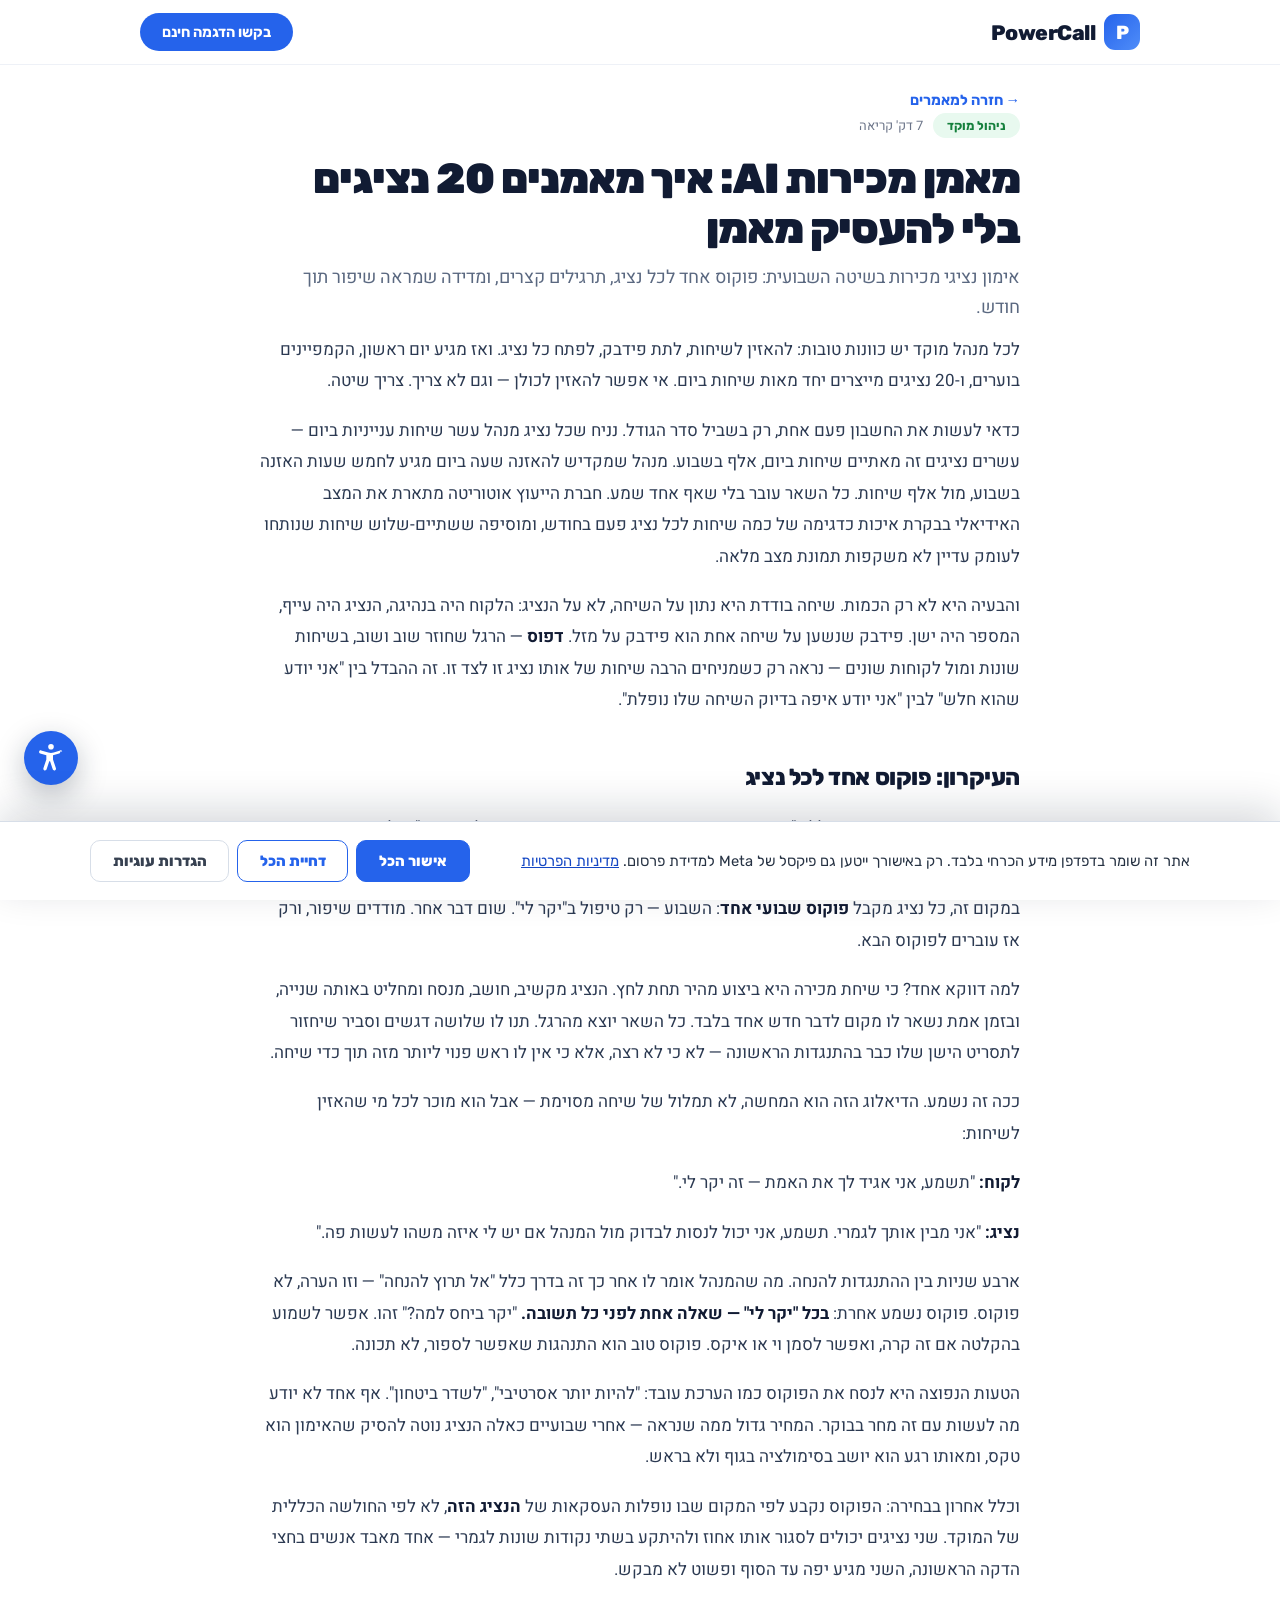
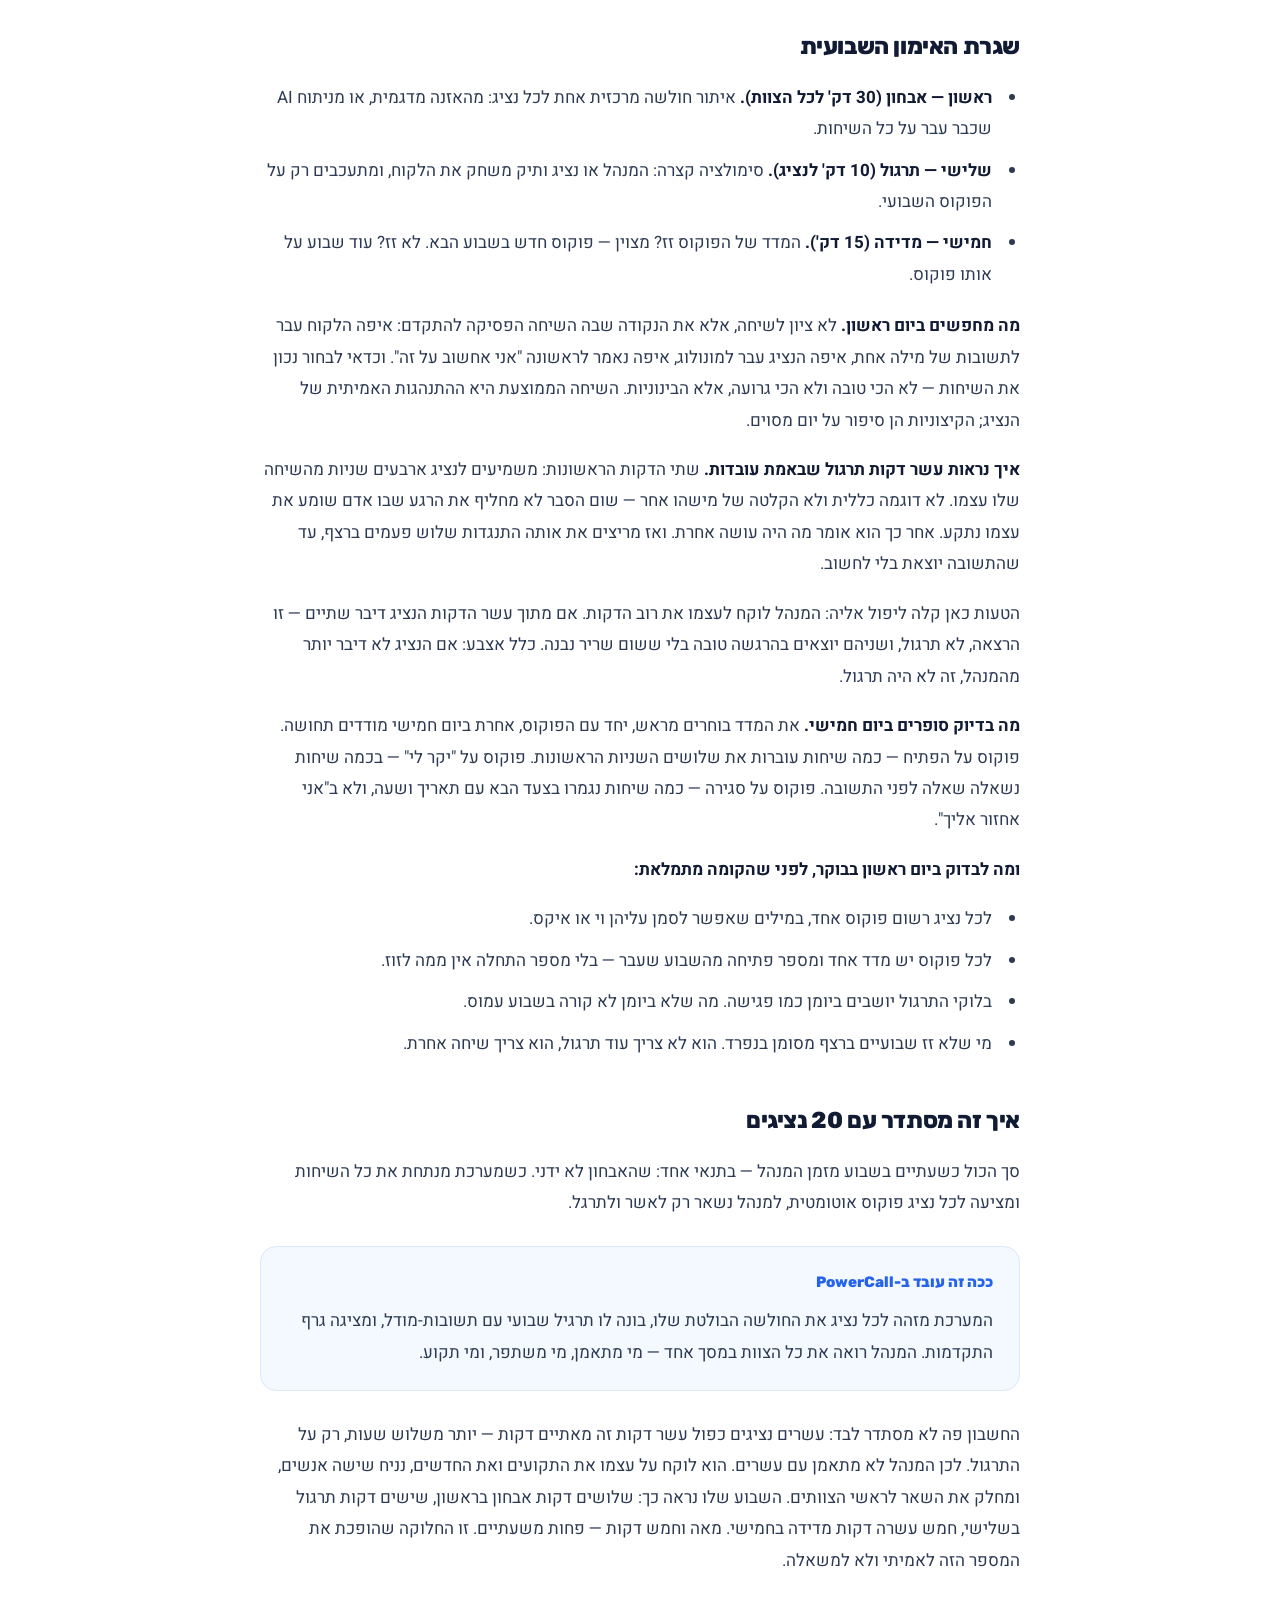
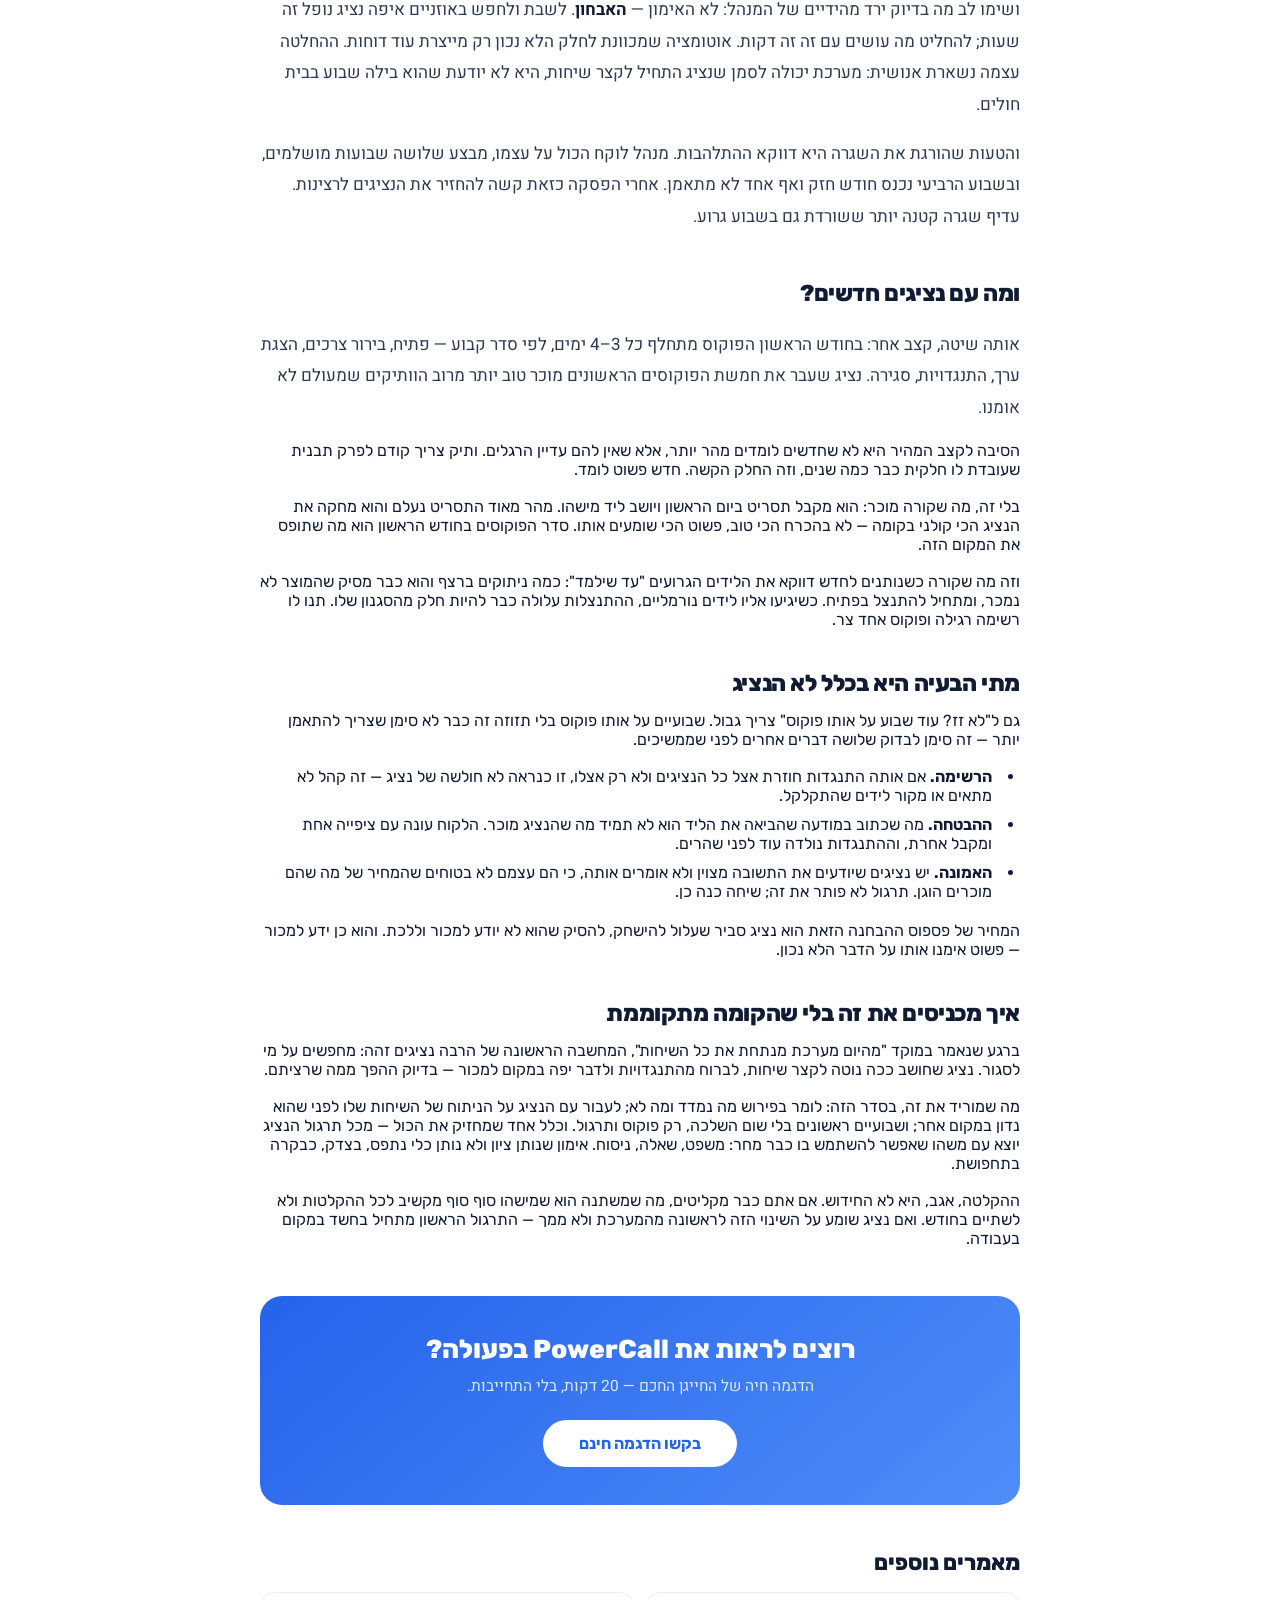
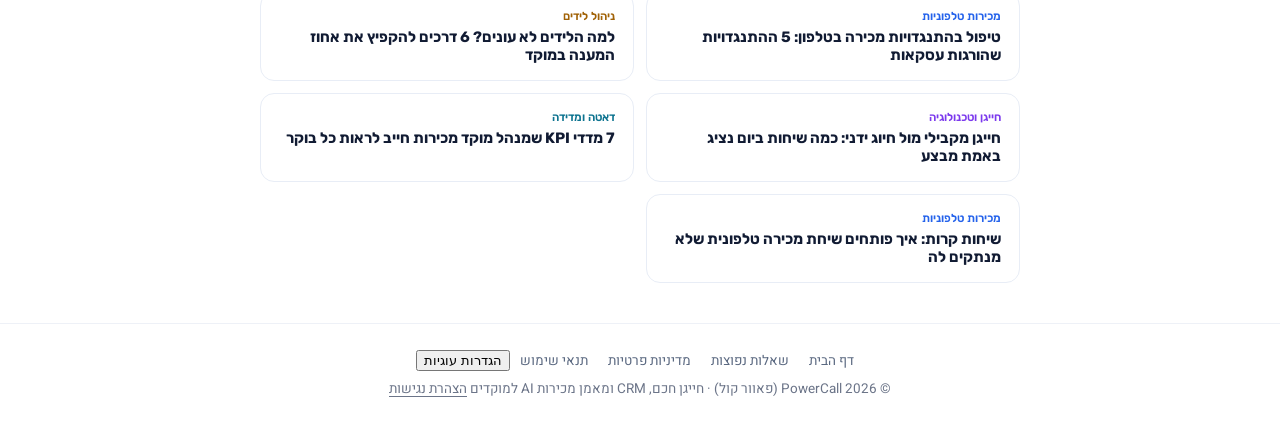
<file: articles/3.html>
<!doctype html>
<html lang="he" dir="rtl">
<head>
<meta charset="utf-8">
<script>/* duplicate-host guard: powercall-site.onrender.com and an old Netlify
   preview also serve this site. Sends those visitors to the real domain. A path
   based platform redirect rule cannot express a host condition and would loop on
   the real domain, so the check lives here. It can never be true on powercall.co.il. */
(function(){try{var h=location.hostname;
  if(h.indexOf('.onrender.com')>-1||h.indexOf('.netlify.app')>-1){
    location.replace('https://www.powercall.co.il'+location.pathname+location.search+location.hash);}
}catch(e){}})();</script>
<meta name="viewport" content="width=device-width, initial-scale=1">
<title>מאמן מכירות AI: לאמן 20 נציגים בלי מאמן | PowerCall</title>
<meta name="description" content="אימון נציגי מכירות בשיטה השבועית: פוקוס אחד לכל נציג, תרגילים קצרים, ומדידה שמראה שיפור תוך חודש.">
<link rel="canonical" href="https://www.powercall.co.il/articles/3.html">
<meta name="robots" content="index, follow">
<meta property="og:type" content="article">
<meta property="og:locale" content="he_IL">
<meta property="og:url" content="https://www.powercall.co.il/articles/3.html">
<meta property="og:title" content="מאמן מכירות AI: לאמן 20 נציגים בלי מאמן | PowerCall">
<meta property="og:description" content="אימון נציגי מכירות בשיטה השבועית: פוקוס אחד לכל נציג, תרגילים קצרים, ומדידה שמראה שיפור תוך חודש.">
<meta property="og:image" content="https://www.powercall.co.il/articles/article3.png">
<meta property="og:site_name" content="PowerCall">
<meta name="twitter:card" content="summary_large_image">
<meta name="twitter:title" content="מאמן מכירות AI: לאמן 20 נציגים בלי מאמן | PowerCall">
<meta name="twitter:description" content="אימון נציגי מכירות בשיטה השבועית: פוקוס אחד לכל נציג, תרגילים קצרים, ומדידה שמראה שיפור תוך חודש.">
<meta name="twitter:image" content="https://www.powercall.co.il/articles/article3.png">
<link rel="icon" href="/favicon.svg" type="image/svg+xml">
<link rel="icon" href="/favicon-48.png" sizes="48x48" type="image/png">
<link rel="apple-touch-icon" href="/apple-touch-icon.png">
<link rel="preload" href="/fonts/Rubik-400-hebrew.woff2" as="font" type="font/woff2" crossorigin>
<link rel="stylesheet" href="/fonts/article.css">
<script type="application/ld+json">
{"@context": "https://schema.org", "@type": "BlogPosting", "headline": "מאמן מכירות AI: איך מאמנים 20 נציגים בלי להעסיק מאמן", "description": "אימון נציגי מכירות בשיטה השבועית: פוקוס אחד לכל נציג, תרגילים קצרים, ומדידה שמראה שיפור תוך חודש.", "image": "https://www.powercall.co.il/articles/article3.png", "datePublished": "2026-06-01", "dateModified": "2026-07-14", "author": {"@type": "Organization", "name": "PowerCall"}, "publisher": {"@type": "Organization", "name": "PowerCall", "logo": {"@type": "ImageObject", "url": "https://www.powercall.co.il/og-default.png"}}, "mainEntityOfPage": "https://www.powercall.co.il/articles/3.html"}
</script>
<style>
html{-webkit-text-size-adjust:100%}body{margin:0;background:#fff;color:#111B33;font-family:'Rubik','Heebo',sans-serif;-webkit-font-smoothing:antialiased}
a{color:#2563EB}
.nav{position:sticky;top:0;z-index:50;background:rgba(255,255,255,.92);backdrop-filter:blur(12px);border-bottom:1px solid #EEF1F7}
.navin{max-width:1000px;margin:0 auto;display:flex;align-items:center;justify-content:space-between;padding:13px 24px}
.logo{display:flex;align-items:center;gap:9px;text-decoration:none;color:#111B33}
.logo .p{width:36px;height:36px;border-radius:11px;background:linear-gradient(135deg,#2563EB,#4F8DF9);display:flex;align-items:center;justify-content:center;color:#fff;font-weight:800;font-size:19px}
.logo span{font-weight:800;font-size:21px;letter-spacing:-.5px}
.demo{background:#2563EB;color:#fff;text-decoration:none;font-weight:700;font-size:14.5px;padding:10px 22px;border-radius:99px}
.wrap{max-width:760px;margin:0 auto;padding:0 24px}
.back{display:inline-flex;align-items:center;gap:7px;color:#2563EB;font-weight:700;font-size:14.5px;text-decoration:none;margin:26px 0 4px}
.hero{width:100%;height:auto;border-radius:20px;margin:18px 0 26px;display:block}
.chip{display:inline-block;font-size:12.5px;font-weight:700;color:#15803D;background:#E8F9EF;padding:5px 14px;border-radius:99px}
.rt{font-family:'Heebo',sans-serif;font-size:13px;color:#6B7488;margin-inline-start:10px}
h1{font-size:clamp(28px,5vw,42px);font-weight:900;line-height:1.2;letter-spacing:-1px;margin:16px 0 8px}
.lead{font-family:'Heebo',sans-serif;font-size:18px;color:#5A6880;line-height:1.7;margin:0 0 10px}
.body{font-family:'Heebo',sans-serif;font-size:17px;line-height:1.85;color:#2C3A52}
.cta{background:linear-gradient(140deg,#2563EB,#4F8DF9);border-radius:22px;padding:38px 32px;text-align:center;color:#fff;margin:48px 0 20px}
.cta h2{font-size:26px;font-weight:800;margin:0 0 10px;color:#fff;border:none}
.cta p{font-family:'Heebo',sans-serif;font-size:15.5px;color:#DCE9FF;margin:0 0 22px}
.cta a{display:inline-block;background:#fff;color:#2563EB;font-weight:700;font-size:16px;padding:14px 36px;border-radius:99px;text-decoration:none}
.more{margin:44px 0 20px}
.more h2{font-size:22px;font-weight:800;margin:0 0 16px}
.moregrid{display:grid;grid-template-columns:1fr 1fr;gap:12px}
.foot{border-top:1px solid #EEF1F7;margin-top:40px;padding:26px 24px;text-align:center;font-family:'Heebo',sans-serif;font-size:13.5px;color:#6B7488}
.foot a{color:#5A6880;text-decoration:none;margin:0 10px}
@media(max-width:640px){.moregrid{grid-template-columns:1fr}.demo{display:none}}
</style>
<style>:root{--a11y-accent:#2563eb}</style>
<link rel="stylesheet" href="/a11y.css">
<link rel="stylesheet" href="/consent.css">
<script>/* Restore the visitor's accessibility choices BEFORE first paint, so a
   saved high-contrast or large-text setting does not flash the default theme
   on every navigation. Mirrors a11y.js; that file is still the source of truth. */
(function(){try{var s=JSON.parse(localStorage.getItem("pc-a11y-v1")||"{}"),h=document.documentElement,m={readable:"a11y-readable",lh:"a11y-lh",ls:"a11y-ls",contrast:"a11y-contrast",gray:"a11y-gray",links:"a11y-links",cursor:"a11y-cursor",nomotion:"a11y-nomotion",guide:"a11y-guide-on"};for(var k in m){if(s[k])h.classList.add(m[k]);}if(s.fs&&s.fs!==1){h.style.setProperty("--a11y-fs",s.fs);h.classList.add("a11y-fs");}}catch(e){}})();</script>
</head>
<body>
<nav class="nav" aria-label="ניווט ראשי"><div class="navin">
  <a class="logo" href="/"><span class="p">P</span><span>PowerCall</span></a>
  <a class="demo" href="/#lead">בקשו הדגמה חינם</a>
</div></nav>
<main id="main"><div class="wrap">
  <a class="back" href="/#articles">&#8594; חזרה למאמרים</a>
  <div><span class="chip">ניהול מוקד</span><span class="rt">7 דק&#x27; קריאה</span></div>
  <h1>מאמן מכירות AI: איך מאמנים 20 נציגים בלי להעסיק מאמן</h1>
  <p class="lead">אימון נציגי מכירות בשיטה השבועית: פוקוס אחד לכל נציג, תרגילים קצרים, ומדידה שמראה שיפור תוך חודש.</p>
  <div class="body"><p style="margin:0 0 18px">לכל מנהל מוקד יש כוונות טובות: להאזין לשיחות, לתת פידבק, לפתח כל נציג. ואז מגיע יום ראשון, הקמפיינים בוערים, ו-20 נציגים מייצרים יחד מאות שיחות ביום. אי אפשר להאזין לכולן — וגם לא צריך. צריך שיטה.</p><p style="margin:0 0 18px">כדאי לעשות את החשבון פעם אחת, רק בשביל סדר הגודל. נניח שכל נציג מנהל עשר שיחות ענייניות ביום — עשרים נציגים זה מאתיים שיחות ביום, אלף בשבוע. מנהל שמקדיש להאזנה שעה ביום מגיע לחמש שעות האזנה בשבוע, מול אלף שיחות. כל השאר עובר בלי שאף אחד שמע. חברת הייעוץ אוטוריטה מתארת את המצב האידיאלי בבקרת איכות כדגימה של כמה שיחות לכל נציג פעם בחודש, ומוסיפה ששתיים-שלוש שיחות שנותחו לעומק עדיין לא משקפות תמונת מצב מלאה.</p><p style="margin:0 0 18px">והבעיה היא לא רק הכמות. שיחה בודדת היא נתון על השיחה, לא על הנציג: הלקוח היה בנהיגה, הנציג היה עייף, המספר היה ישן. פידבק שנשען על שיחה אחת הוא פידבק על מזל. <strong style="color:#111B33;font-weight:700">דפוס</strong> — הרגל שחוזר שוב ושוב, בשיחות שונות ומול לקוחות שונים — נראה רק כשמניחים הרבה שיחות של אותו נציג זו לצד זו. זה ההבדל בין "אני יודע שהוא חלש" לבין "אני יודע איפה בדיוק השיחה שלו נופלת".</p><h2 style="font-family:'Rubik','Heebo',sans-serif;font-size:23px;font-weight:800;color:#111B33;margin:40px 0 14px;letter-spacing:-.4px">העיקרון: פוקוס אחד לכל נציג</h2><p style="margin:0 0 18px">הטעות הנפוצה היא פידבק כללי: "תשפר את הסגירה, תקשיב יותר, ותעבוד גם על הפתיח." שלושה דגשים = אפס שינוי. אף אחד לא משתפר בשלושה דברים במקביל.</p><p style="margin:0 0 18px">במקום זה, כל נציג מקבל <strong style="color:#111B33;font-weight:700">פוקוס שבועי אחד</strong>: השבוע — רק טיפול ב"יקר לי". שום דבר אחר. מודדים שיפור, ורק אז עוברים לפוקוס הבא.</p><p style="margin:0 0 18px">למה דווקא אחד? כי שיחת מכירה היא ביצוע מהיר תחת לחץ. הנציג מקשיב, חושב, מנסח ומחליט באותה שנייה, ובזמן אמת נשאר לו מקום לדבר חדש אחד בלבד. כל השאר יוצא מהרגל. תנו לו שלושה דגשים וסביר שיחזור לתסריט הישן שלו כבר בהתנגדות הראשונה — לא כי לא רצה, אלא כי אין לו ראש פנוי ליותר מזה תוך כדי שיחה.</p><p style="margin:0 0 18px">ככה זה נשמע. הדיאלוג הזה הוא המחשה, לא תמלול של שיחה מסוימת — אבל הוא מוכר לכל מי שהאזין לשיחות:</p><p style="margin:0 0 18px"><strong style="color:#111B33;font-weight:700">לקוח:</strong> "תשמע, אני אגיד לך את האמת — זה יקר לי."</p><p style="margin:0 0 18px"><strong style="color:#111B33;font-weight:700">נציג:</strong> "אני מבין אותך לגמרי. תשמע, אני יכול לנסות לבדוק מול המנהל אם יש לי איזה משהו לעשות פה."</p><p style="margin:0 0 18px">ארבע שניות בין ההתנגדות להנחה. מה שהמנהל אומר לו אחר כך זה בדרך כלל "אל תרוץ להנחה" — וזו הערה, לא פוקוס. פוקוס נשמע אחרת: <strong style="color:#111B33;font-weight:700">בכל "יקר לי" — שאלה אחת לפני כל תשובה.</strong> "יקר ביחס למה?" זהו. אפשר לשמוע בהקלטה אם זה קרה, ואפשר לסמן וי או איקס. פוקוס טוב הוא התנהגות שאפשר לספור, לא תכונה.</p><p style="margin:0 0 18px">הטעות הנפוצה היא לנסח את הפוקוס כמו הערכת עובד: "להיות יותר אסרטיבי", "לשדר ביטחון". אף אחד לא יודע מה לעשות עם זה מחר בבוקר. המחיר גדול ממה שנראה — אחרי שבועיים כאלה הנציג נוטה להסיק שהאימון הוא טקס, ומאותו רגע הוא יושב בסימולציה בגוף ולא בראש.</p><p style="margin:0 0 18px">וכלל אחרון בבחירה: הפוקוס נקבע לפי המקום שבו נופלות העסקאות של <strong style="color:#111B33;font-weight:700">הנציג הזה</strong>, לא לפי החולשה הכללית של המוקד. שני נציגים יכולים לסגור אותו אחוז ולהיתקע בשתי נקודות שונות לגמרי — אחד מאבד אנשים בחצי הדקה הראשונה, השני מגיע יפה עד הסוף ופשוט לא מבקש.</p><h2 style="font-family:'Rubik','Heebo',sans-serif;font-size:23px;font-weight:800;color:#111B33;margin:40px 0 14px;letter-spacing:-.4px">שגרת האימון השבועית</h2><ul style="margin:0 0 20px;padding:0 24px 0 0"><li style="margin-bottom:10px;padding-right:4px"><strong style="color:#111B33;font-weight:700">ראשון — אבחון (30 דק' לכל הצוות).</strong> איתור חולשה מרכזית אחת לכל נציג: מהאזנה מדגמית, או מניתוח AI שכבר עבר על כל השיחות.</li><li style="margin-bottom:10px;padding-right:4px"><strong style="color:#111B33;font-weight:700">שלישי — תרגול (10 דק' לנציג).</strong> סימולציה קצרה: המנהל או נציג ותיק משחק את הלקוח, ומתעכבים רק על הפוקוס השבועי.</li><li style="margin-bottom:10px;padding-right:4px"><strong style="color:#111B33;font-weight:700">חמישי — מדידה (15 דק').</strong> המדד של הפוקוס זז? מצוין — פוקוס חדש בשבוע הבא. לא זז? עוד שבוע על אותו פוקוס.</li></ul><p style="margin:0 0 18px"><strong style="color:#111B33;font-weight:700">מה מחפשים ביום ראשון.</strong> לא ציון לשיחה, אלא את הנקודה שבה השיחה הפסיקה להתקדם: איפה הלקוח עבר לתשובות של מילה אחת, איפה הנציג עבר למונולוג, איפה נאמר לראשונה "אני אחשוב על זה". וכדאי לבחור נכון את השיחות — לא הכי טובה ולא הכי גרועה, אלא הבינוניות. השיחה הממוצעת היא ההתנהגות האמיתית של הנציג; הקיצוניות הן סיפור על יום מסוים.</p><p style="margin:0 0 18px"><strong style="color:#111B33;font-weight:700">איך נראות עשר דקות תרגול שבאמת עובדות.</strong> שתי הדקות הראשונות: משמיעים לנציג ארבעים שניות מהשיחה שלו עצמו. לא דוגמה כללית ולא הקלטה של מישהו אחר — שום הסבר לא מחליף את הרגע שבו אדם שומע את עצמו נתקע. אחר כך הוא אומר מה היה עושה אחרת. ואז מריצים את אותה התנגדות שלוש פעמים ברצף, עד שהתשובה יוצאת בלי לחשוב.</p><p style="margin:0 0 18px">הטעות כאן קלה ליפול אליה: המנהל לוקח לעצמו את רוב הדקות. אם מתוך עשר הדקות הנציג דיבר שתיים — זו הרצאה, לא תרגול, ושניהם יוצאים בהרגשה טובה בלי ששום שריר נבנה. כלל אצבע: אם הנציג לא דיבר יותר מהמנהל, זה לא היה תרגול.</p><p style="margin:0 0 18px"><strong style="color:#111B33;font-weight:700">מה בדיוק סופרים ביום חמישי.</strong> את המדד בוחרים מראש, יחד עם הפוקוס, אחרת ביום חמישי מודדים תחושה. פוקוס על הפתיח — כמה שיחות עוברות את שלושים השניות הראשונות. פוקוס על "יקר לי" — בכמה שיחות נשאלה שאלה לפני התשובה. פוקוס על סגירה — כמה שיחות נגמרו בצעד הבא עם תאריך ושעה, ולא ב"אני אחזור אליך".</p><p style="margin:0 0 18px"><strong style="color:#111B33;font-weight:700">ומה לבדוק ביום ראשון בבוקר, לפני שהקומה מתמלאת:</strong></p><ul style="margin:0 0 20px;padding:0 24px 0 0"><li style="margin-bottom:10px;padding-right:4px">לכל נציג רשום פוקוס אחד, במילים שאפשר לסמן עליהן וי או איקס.</li><li style="margin-bottom:10px;padding-right:4px">לכל פוקוס יש מדד אחד ומספר פתיחה מהשבוע שעבר — בלי מספר התחלה אין ממה לזוז.</li><li style="margin-bottom:10px;padding-right:4px">בלוקי התרגול יושבים ביומן כמו פגישה. מה שלא ביומן לא קורה בשבוע עמוס.</li><li style="margin-bottom:10px;padding-right:4px">מי שלא זז שבועיים ברצף מסומן בנפרד. הוא לא צריך עוד תרגול, הוא צריך שיחה אחרת.</li></ul><h2 style="font-family:'Rubik','Heebo',sans-serif;font-size:23px;font-weight:800;color:#111B33;margin:40px 0 14px;letter-spacing:-.4px">איך זה מסתדר עם 20 נציגים</h2><p style="margin:0 0 18px">סך הכול כשעתיים בשבוע מזמן המנהל — בתנאי אחד: שהאבחון לא ידני. כשמערכת מנתחת את כל השיחות ומציעה לכל נציג פוקוס אוטומטית, למנהל נשאר רק לאשר ולתרגל.</p><div style="background:#F4F8FF;border:1.5px solid #DBE7FE;border-radius:16px;padding:22px 26px;margin:28px 0"><div style="font-family:'Rubik','Heebo',sans-serif;font-weight:800;color:#2563EB;font-size:15px;margin-bottom:8px">ככה זה עובד ב-PowerCall</div><div style="line-height:1.85">המערכת מזהה לכל נציג את החולשה הבולטת שלו, בונה לו תרגיל שבועי עם תשובות-מודל, ומציגה גרף התקדמות. המנהל רואה את כל הצוות במסך אחד — מי מתאמן, מי משתפר, ומי תקוע.</div></div><p style="margin:0 0 18px">החשבון פה לא מסתדר לבד: עשרים נציגים כפול עשר דקות זה מאתיים דקות — יותר משלוש שעות, רק על התרגול. לכן המנהל לא מתאמן עם עשרים. הוא לוקח על עצמו את התקועים ואת החדשים, נניח שישה אנשים, ומחלק את השאר לראשי הצוותים. השבוע שלו נראה כך: שלושים דקות אבחון בראשון, שישים דקות תרגול בשלישי, חמש עשרה דקות מדידה בחמישי. מאה וחמש דקות — פחות משעתיים. זו החלוקה שהופכת את המספר הזה לאמיתי ולא למשאלה.</p><p style="margin:0 0 18px">ושימו לב מה בדיוק ירד מהידיים של המנהל: לא האימון — <strong style="color:#111B33;font-weight:700">האבחון</strong>. לשבת ולחפש באוזניים איפה נציג נופל זה שעות; להחליט מה עושים עם זה זה דקות. אוטומציה שמכוונת לחלק הלא נכון רק מייצרת עוד דוחות. ההחלטה עצמה נשארת אנושית: מערכת יכולה לסמן שנציג התחיל לקצר שיחות, היא לא יודעת שהוא בילה שבוע בבית חולים.</p><p style="margin:0 0 18px">והטעות שהורגת את השגרה היא דווקא ההתלהבות. מנהל לוקח הכול על עצמו, מבצע שלושה שבועות מושלמים, ובשבוע הרביעי נכנס חודש חזק ואף אחד לא מתאמן. אחרי הפסקה כזאת קשה להחזיר את הנציגים לרצינות. עדיף שגרה קטנה יותר ששורדת גם בשבוע גרוע.</p><h2 style="font-family:'Rubik','Heebo',sans-serif;font-size:23px;font-weight:800;color:#111B33;margin:40px 0 14px;letter-spacing:-.4px">ומה עם נציגים חדשים?</h2><p style="margin:0 0 18px">אותה שיטה, קצב אחר: בחודש הראשון הפוקוס מתחלף כל 3–4 ימים, לפי סדר קבוע — פתיח, בירור צרכים, הצגת ערך, התנגדויות, סגירה. נציג שעבר את חמשת הפוקוסים הראשונים מוכר טוב יותר מרוב הוותיקים שמעולם לא אומנו.</p></div>
  <p style="margin:0 0 18px">הסיבה לקצב המהיר היא לא שחדשים לומדים מהר יותר, אלא שאין להם עדיין הרגלים. ותיק צריך קודם לפרק תבנית שעובדת לו חלקית כבר כמה שנים, וזה החלק הקשה. חדש פשוט לומד.</p><p style="margin:0 0 18px">בלי זה, מה שקורה מוכר: הוא מקבל תסריט ביום הראשון ויושב ליד מישהו. מהר מאוד התסריט נעלם והוא מחקה את הנציג הכי קולני בקומה — לא בהכרח הכי טוב, פשוט הכי שומעים אותו. סדר הפוקוסים בחודש הראשון הוא מה שתופס את המקום הזה.</p><p style="margin:0 0 18px">וזה מה שקורה כשנותנים לחדש דווקא את הלידים הגרועים "עד שילמד": כמה ניתוקים ברצף והוא כבר מסיק שהמוצר לא נמכר, ומתחיל להתנצל בפתיח. כשיגיעו אליו לידים נורמליים, ההתנצלות עלולה כבר להיות חלק מהסגנון שלו. תנו לו רשימה רגילה ופוקוס אחד צר.</p><h2 style="font-family:'Rubik','Heebo',sans-serif;font-size:23px;font-weight:800;color:#111B33;margin:40px 0 14px;letter-spacing:-.4px">מתי הבעיה היא בכלל לא הנציג</h2><p style="margin:0 0 18px">גם ל"לא זז? עוד שבוע על אותו פוקוס" צריך גבול. שבועיים על אותו פוקוס בלי תזוזה זה כבר לא סימן שצריך להתאמן יותר — זה סימן לבדוק שלושה דברים אחרים לפני שממשיכים.</p><ul style="margin:0 0 20px;padding:0 24px 0 0"><li style="margin-bottom:10px;padding-right:4px"><strong style="color:#111B33;font-weight:700">הרשימה.</strong> אם אותה התנגדות חוזרת אצל כל הנציגים ולא רק אצלו, זו כנראה לא חולשה של נציג — זה קהל לא מתאים או מקור לידים שהתקלקל.</li><li style="margin-bottom:10px;padding-right:4px"><strong style="color:#111B33;font-weight:700">ההבטחה.</strong> מה שכתוב במודעה שהביאה את הליד הוא לא תמיד מה שהנציג מוכר. הלקוח עונה עם ציפייה אחת ומקבל אחרת, וההתנגדות נולדה עוד לפני שהרים.</li><li style="margin-bottom:10px;padding-right:4px"><strong style="color:#111B33;font-weight:700">האמונה.</strong> יש נציגים שיודעים את התשובה מצוין ולא אומרים אותה, כי הם עצמם לא בטוחים שהמחיר של מה שהם מוכרים הוגן. תרגול לא פותר את זה; שיחה כנה כן.</li></ul><p style="margin:0 0 18px">המחיר של פספוס ההבחנה הזאת הוא נציג סביר שעלול להישחק, להסיק שהוא לא יודע למכור וללכת. והוא כן ידע למכור — פשוט אימנו אותו על הדבר הלא נכון.</p><h2 style="font-family:'Rubik','Heebo',sans-serif;font-size:23px;font-weight:800;color:#111B33;margin:40px 0 14px;letter-spacing:-.4px">איך מכניסים את זה בלי שהקומה מתקוממת</h2><p style="margin:0 0 18px">ברגע שנאמר במוקד "מהיום מערכת מנתחת את כל השיחות", המחשבה הראשונה של הרבה נציגים זהה: מחפשים על מי לסגור. נציג שחושב ככה נוטה לקצר שיחות, לברוח מהתנגדויות ולדבר יפה במקום למכור — בדיוק ההפך ממה שרציתם.</p><p style="margin:0 0 18px">מה שמוריד את זה, בסדר הזה: לומר בפירוש מה נמדד ומה לא; לעבור עם הנציג על הניתוח של השיחות שלו לפני שהוא נדון במקום אחר; ושבועיים ראשונים בלי שום השלכה, רק פוקוס ותרגול. וכלל אחד שמחזיק את הכול — מכל תרגול הנציג יוצא עם משהו שאפשר להשתמש בו כבר מחר: משפט, שאלה, ניסוח. אימון שנותן ציון ולא נותן כלי נתפס, בצדק, כבקרה בתחפושת.</p><p style="margin:0 0 18px">ההקלטה, אגב, היא לא החידוש. אם אתם כבר מקליטים, מה שמשתנה הוא שמישהו סוף סוף מקשיב לכל ההקלטות ולא לשתיים בחודש. ואם נציג שומע על השינוי הזה לראשונה מהמערכת ולא ממך — התרגול הראשון מתחיל בחשד במקום בעבודה.</p><div class="cta">
    <h2>רוצים לראות את PowerCall בפעולה?</h2>
    <p>הדגמה חיה של החייגן החכם — 20 דקות, בלי התחייבות.</p>
    <a href="/#lead">בקשו הדגמה חינם</a>
  </div>
  <div class="more">
    <h2>מאמרים נוספים</h2>
    <div class="moregrid"><a href="/articles/1.html" style="display:block;background:#fff;border:1px solid #E8EDF6;border-radius:14px;padding:16px 18px;text-decoration:none;color:#111B33;font-weight:700;font-size:15px;transition:border-color .2s,transform .2s" onmouseover="this.style.borderColor='#2563EB';this.style.transform='translateY(-2px)'" onmouseout="this.style.borderColor='#E8EDF6';this.style.transform='none'"><span style="display:block;font-size:11.5px;font-weight:600;color:#2563EB;margin-bottom:5px">מכירות טלפוניות</span>טיפול בהתנגדויות מכירה בטלפון: 5 ההתנגדויות שהורגות עסקאות</a><a href="/articles/2.html" style="display:block;background:#fff;border:1px solid #E8EDF6;border-radius:14px;padding:16px 18px;text-decoration:none;color:#111B33;font-weight:700;font-size:15px;transition:border-color .2s,transform .2s" onmouseover="this.style.borderColor='#2563EB';this.style.transform='translateY(-2px)'" onmouseout="this.style.borderColor='#E8EDF6';this.style.transform='none'"><span style="display:block;font-size:11.5px;font-weight:600;color:#A16207;margin-bottom:5px">ניהול לידים</span>למה הלידים לא עונים? 6 דרכים להקפיץ את אחוז המענה במוקד</a><a href="/articles/4.html" style="display:block;background:#fff;border:1px solid #E8EDF6;border-radius:14px;padding:16px 18px;text-decoration:none;color:#111B33;font-weight:700;font-size:15px;transition:border-color .2s,transform .2s" onmouseover="this.style.borderColor='#2563EB';this.style.transform='translateY(-2px)'" onmouseout="this.style.borderColor='#E8EDF6';this.style.transform='none'"><span style="display:block;font-size:11.5px;font-weight:600;color:#7C3AED;margin-bottom:5px">חייגן וטכנולוגיה</span>חייגן מקבילי מול חיוג ידני: כמה שיחות ביום נציג באמת מבצע</a><a href="/articles/5.html" style="display:block;background:#fff;border:1px solid #E8EDF6;border-radius:14px;padding:16px 18px;text-decoration:none;color:#111B33;font-weight:700;font-size:15px;transition:border-color .2s,transform .2s" onmouseover="this.style.borderColor='#2563EB';this.style.transform='translateY(-2px)'" onmouseout="this.style.borderColor='#E8EDF6';this.style.transform='none'"><span style="display:block;font-size:11.5px;font-weight:600;color:#0E7490;margin-bottom:5px">דאטה ומדידה</span>7 מדדי KPI שמנהל מוקד מכירות חייב לראות כל בוקר</a><a href="/articles/6.html" style="display:block;background:#fff;border:1px solid #E8EDF6;border-radius:14px;padding:16px 18px;text-decoration:none;color:#111B33;font-weight:700;font-size:15px;transition:border-color .2s,transform .2s" onmouseover="this.style.borderColor='#2563EB';this.style.transform='translateY(-2px)'" onmouseout="this.style.borderColor='#E8EDF6';this.style.transform='none'"><span style="display:block;font-size:11.5px;font-weight:600;color:#2563EB;margin-bottom:5px">מכירות טלפוניות</span>שיחות קרות: איך פותחים שיחת מכירה טלפונית שלא מנתקים לה</a></div>
  </div>
</div></main>
<footer class="foot">
  <div style="margin-bottom:8px"><a href="/">דף הבית</a><a href="/#faq">שאלות נפוצות</a><a href="/privacy.html">מדיניות פרטיות</a><a href="/terms.html">תנאי שימוש</a><button type="button" data-ck-open>הגדרות עוגיות</button></div>
  © 2026 PowerCall (פאוור קול) · חייגן חכם, CRM ומאמן מכירות AI למוקדים
</footer>
<script defer src="/a11y.js"></script>
<script defer src="/consent.js"></script>
</body>
</html>
</file>
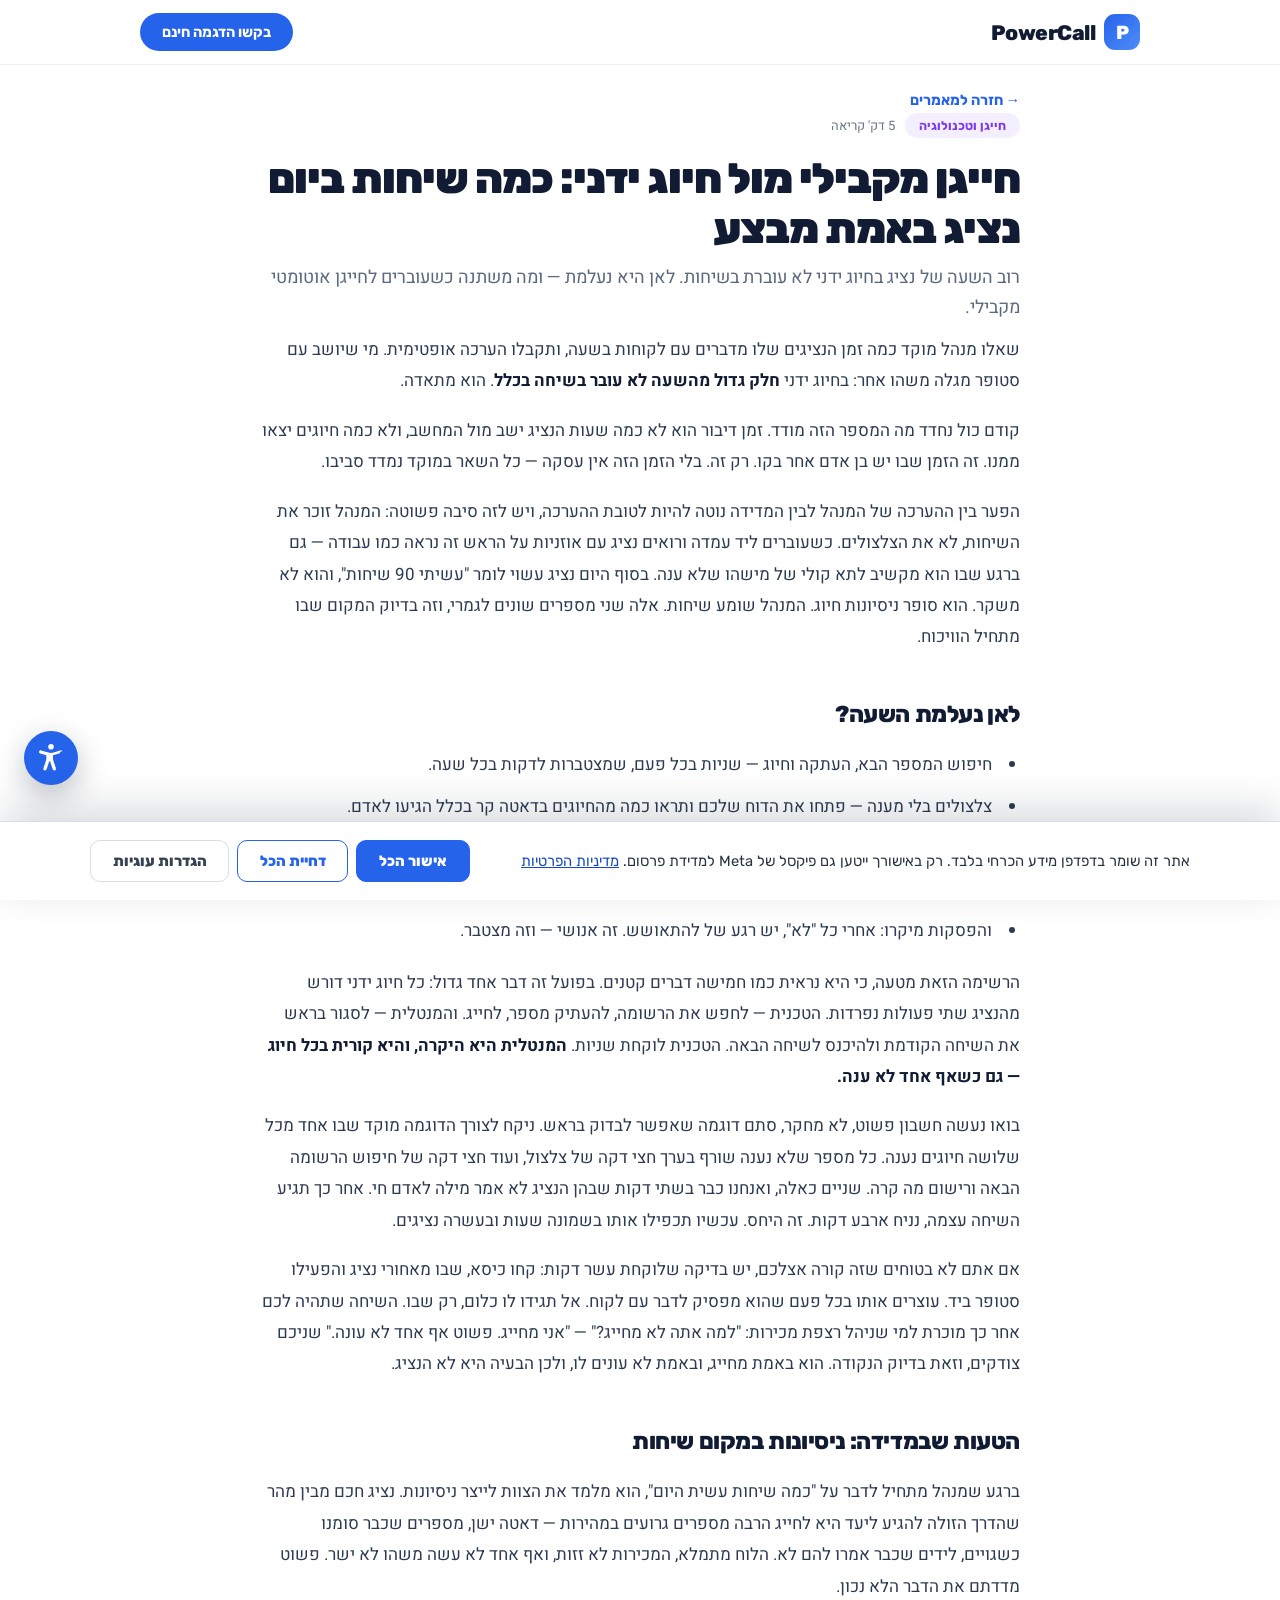
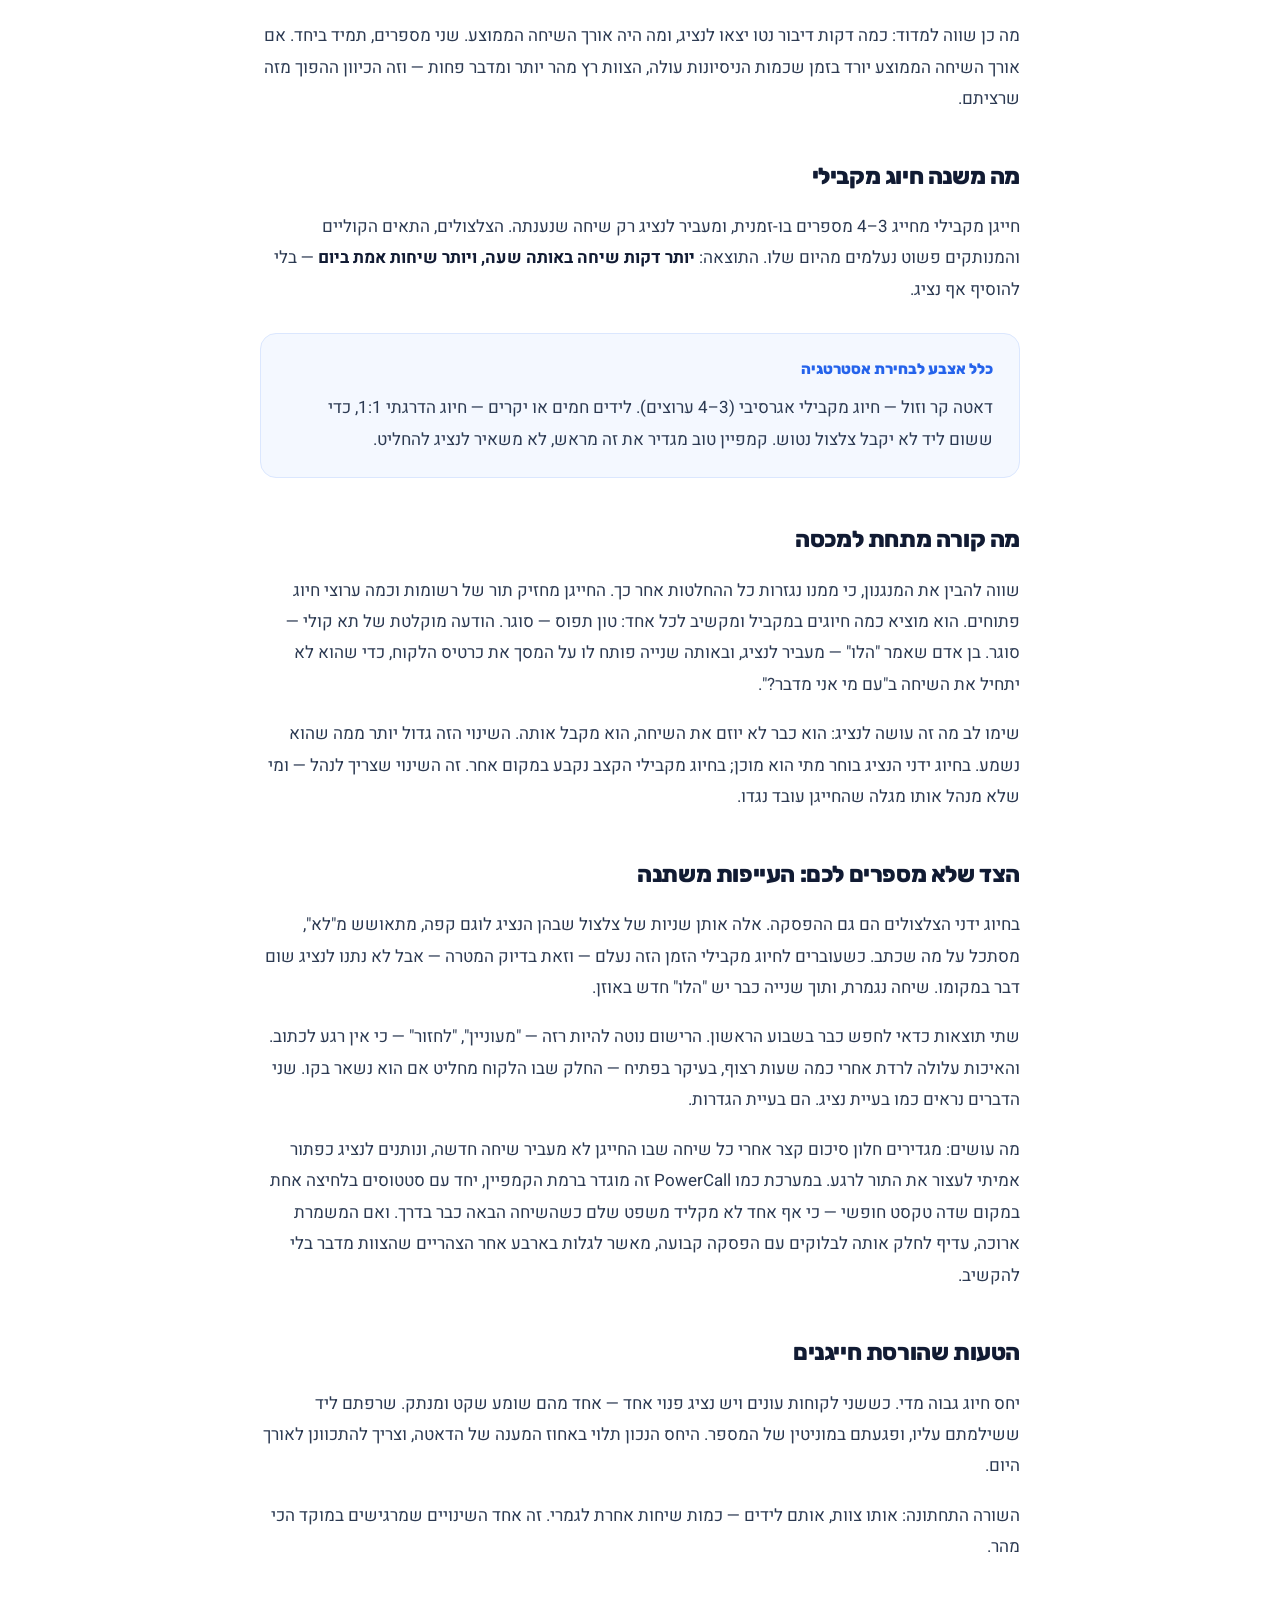
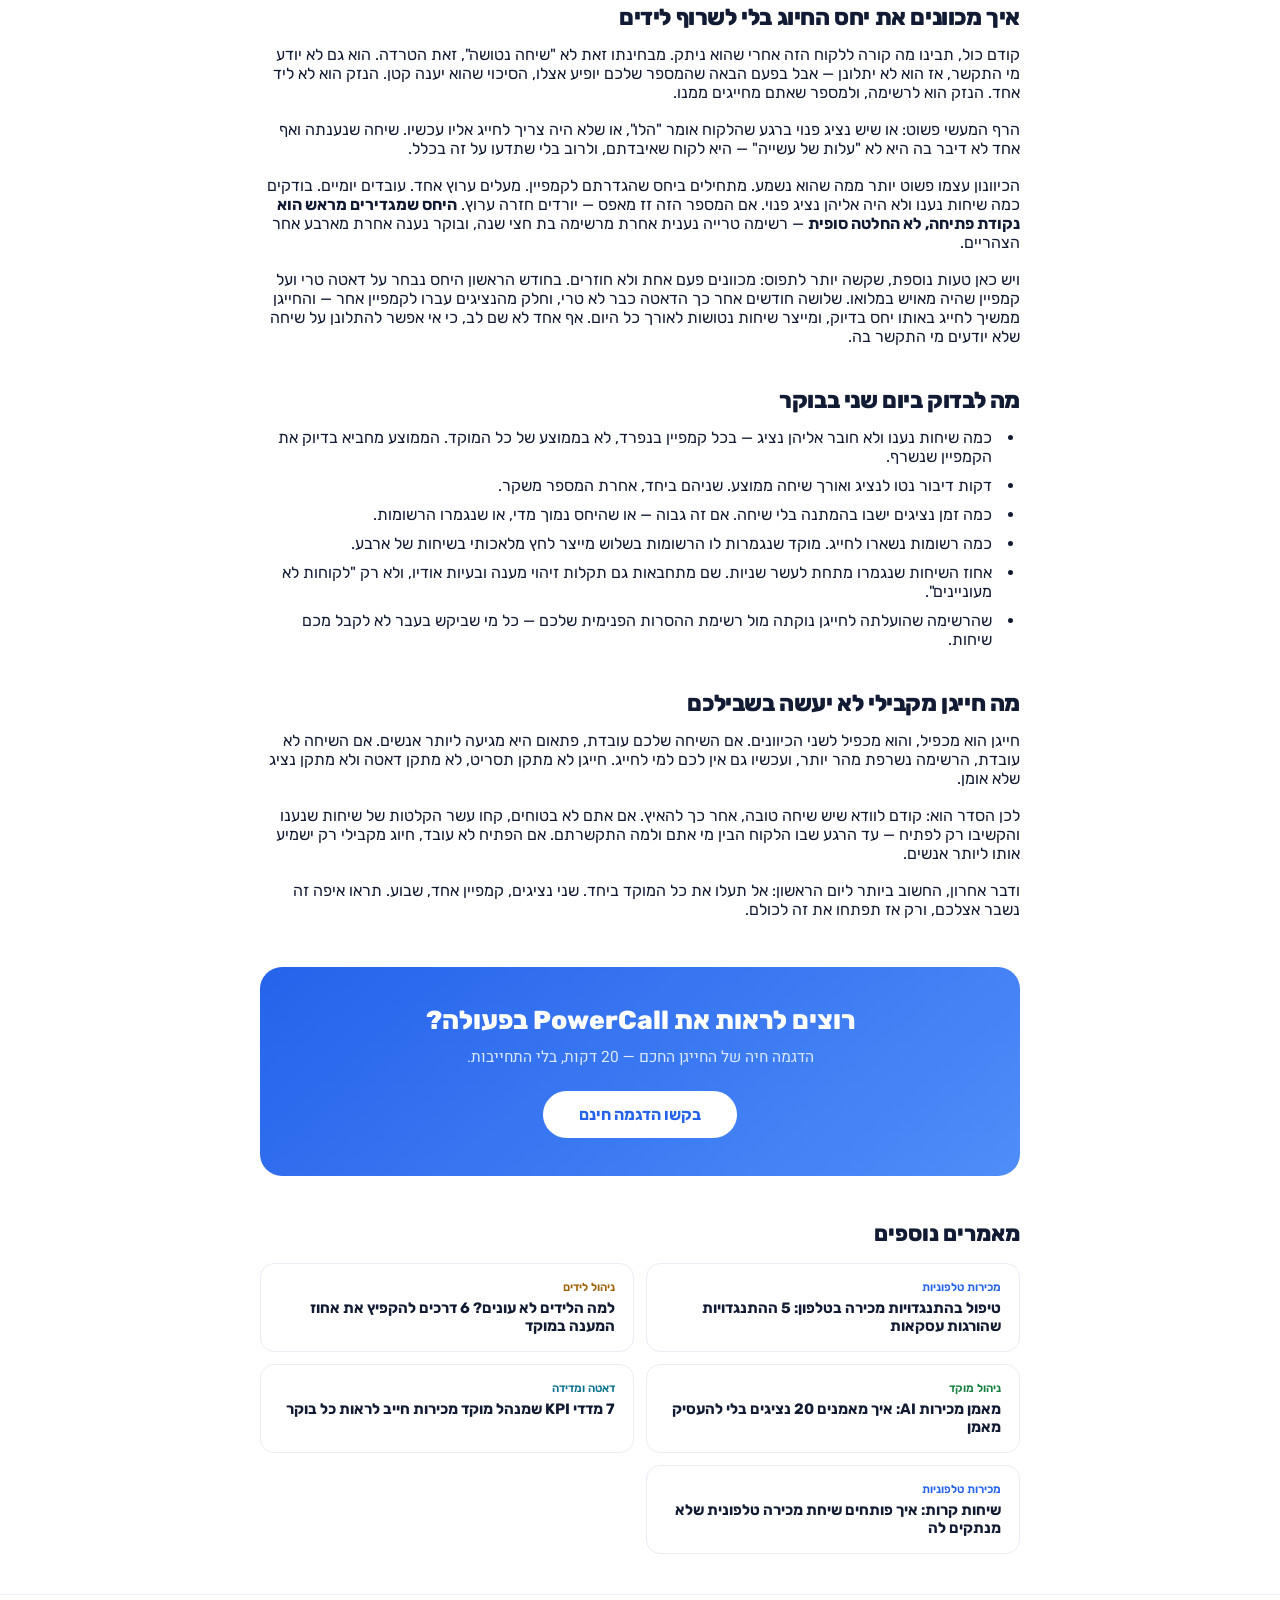
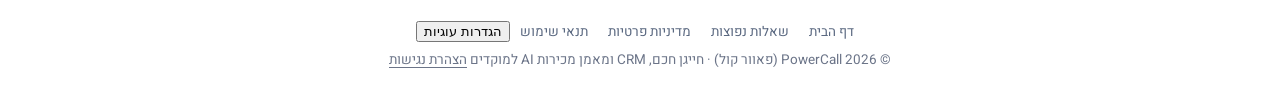
<file: articles/4.html>
<!doctype html>
<html lang="he" dir="rtl">
<head>
<meta charset="utf-8">
<script>/* duplicate-host guard: powercall-site.onrender.com and an old Netlify
   preview also serve this site. Sends those visitors to the real domain. A path
   based platform redirect rule cannot express a host condition and would loop on
   the real domain, so the check lives here. It can never be true on powercall.co.il. */
(function(){try{var h=location.hostname;
  if(h.indexOf('.onrender.com')>-1||h.indexOf('.netlify.app')>-1){
    location.replace('https://www.powercall.co.il'+location.pathname+location.search+location.hash);}
}catch(e){}})();</script>
<meta name="viewport" content="width=device-width, initial-scale=1">
<title>חייגן מקבילי מול חיוג ידני: כמה שיחות ביום | PowerCall</title>
<meta name="description" content="רוב השעה של נציג בחיוג ידני לא עוברת בשיחות. לאן היא נעלמת — ומה משתנה כשעוברים לחייגן אוטומטי מקבילי.">
<link rel="canonical" href="https://www.powercall.co.il/articles/4.html">
<meta name="robots" content="index, follow">
<meta property="og:type" content="article">
<meta property="og:locale" content="he_IL">
<meta property="og:url" content="https://www.powercall.co.il/articles/4.html">
<meta property="og:title" content="חייגן מקבילי מול חיוג ידני: כמה שיחות ביום | PowerCall">
<meta property="og:description" content="רוב השעה של נציג בחיוג ידני לא עוברת בשיחות. לאן היא נעלמת — ומה משתנה כשעוברים לחייגן אוטומטי מקבילי.">
<meta property="og:image" content="https://www.powercall.co.il/articles/article4.png">
<meta property="og:site_name" content="PowerCall">
<meta name="twitter:card" content="summary_large_image">
<meta name="twitter:title" content="חייגן מקבילי מול חיוג ידני: כמה שיחות ביום | PowerCall">
<meta name="twitter:description" content="רוב השעה של נציג בחיוג ידני לא עוברת בשיחות. לאן היא נעלמת — ומה משתנה כשעוברים לחייגן אוטומטי מקבילי.">
<meta name="twitter:image" content="https://www.powercall.co.il/articles/article4.png">
<link rel="icon" href="/favicon.svg" type="image/svg+xml">
<link rel="icon" href="/favicon-48.png" sizes="48x48" type="image/png">
<link rel="apple-touch-icon" href="/apple-touch-icon.png">
<link rel="preload" href="/fonts/Rubik-400-hebrew.woff2" as="font" type="font/woff2" crossorigin>
<link rel="stylesheet" href="/fonts/article.css">
<script type="application/ld+json">
{"@context": "https://schema.org", "@type": "BlogPosting", "headline": "חייגן מקבילי מול חיוג ידני: כמה שיחות ביום נציג באמת מבצע", "description": "רוב השעה של נציג בחיוג ידני לא עוברת בשיחות. לאן היא נעלמת — ומה משתנה כשעוברים לחייגן אוטומטי מקבילי.", "image": "https://www.powercall.co.il/articles/article4.png", "datePublished": "2026-06-01", "dateModified": "2026-07-14", "author": {"@type": "Organization", "name": "PowerCall"}, "publisher": {"@type": "Organization", "name": "PowerCall", "logo": {"@type": "ImageObject", "url": "https://www.powercall.co.il/og-default.png"}}, "mainEntityOfPage": "https://www.powercall.co.il/articles/4.html"}
</script>
<style>
html{-webkit-text-size-adjust:100%}body{margin:0;background:#fff;color:#111B33;font-family:'Rubik','Heebo',sans-serif;-webkit-font-smoothing:antialiased}
a{color:#2563EB}
.nav{position:sticky;top:0;z-index:50;background:rgba(255,255,255,.92);backdrop-filter:blur(12px);border-bottom:1px solid #EEF1F7}
.navin{max-width:1000px;margin:0 auto;display:flex;align-items:center;justify-content:space-between;padding:13px 24px}
.logo{display:flex;align-items:center;gap:9px;text-decoration:none;color:#111B33}
.logo .p{width:36px;height:36px;border-radius:11px;background:linear-gradient(135deg,#2563EB,#4F8DF9);display:flex;align-items:center;justify-content:center;color:#fff;font-weight:800;font-size:19px}
.logo span{font-weight:800;font-size:21px;letter-spacing:-.5px}
.demo{background:#2563EB;color:#fff;text-decoration:none;font-weight:700;font-size:14.5px;padding:10px 22px;border-radius:99px}
.wrap{max-width:760px;margin:0 auto;padding:0 24px}
.back{display:inline-flex;align-items:center;gap:7px;color:#2563EB;font-weight:700;font-size:14.5px;text-decoration:none;margin:26px 0 4px}
.hero{width:100%;height:auto;border-radius:20px;margin:18px 0 26px;display:block}
.chip{display:inline-block;font-size:12.5px;font-weight:700;color:#7C3AED;background:#F3EFFF;padding:5px 14px;border-radius:99px}
.rt{font-family:'Heebo',sans-serif;font-size:13px;color:#6B7488;margin-inline-start:10px}
h1{font-size:clamp(28px,5vw,42px);font-weight:900;line-height:1.2;letter-spacing:-1px;margin:16px 0 8px}
.lead{font-family:'Heebo',sans-serif;font-size:18px;color:#5A6880;line-height:1.7;margin:0 0 10px}
.body{font-family:'Heebo',sans-serif;font-size:17px;line-height:1.85;color:#2C3A52}
.cta{background:linear-gradient(140deg,#2563EB,#4F8DF9);border-radius:22px;padding:38px 32px;text-align:center;color:#fff;margin:48px 0 20px}
.cta h2{font-size:26px;font-weight:800;margin:0 0 10px;color:#fff;border:none}
.cta p{font-family:'Heebo',sans-serif;font-size:15.5px;color:#DCE9FF;margin:0 0 22px}
.cta a{display:inline-block;background:#fff;color:#2563EB;font-weight:700;font-size:16px;padding:14px 36px;border-radius:99px;text-decoration:none}
.more{margin:44px 0 20px}
.more h2{font-size:22px;font-weight:800;margin:0 0 16px}
.moregrid{display:grid;grid-template-columns:1fr 1fr;gap:12px}
.foot{border-top:1px solid #EEF1F7;margin-top:40px;padding:26px 24px;text-align:center;font-family:'Heebo',sans-serif;font-size:13.5px;color:#6B7488}
.foot a{color:#5A6880;text-decoration:none;margin:0 10px}
@media(max-width:640px){.moregrid{grid-template-columns:1fr}.demo{display:none}}
</style>
<style>:root{--a11y-accent:#2563eb}</style>
<link rel="stylesheet" href="/a11y.css">
<link rel="stylesheet" href="/consent.css">
<script>/* Restore the visitor's accessibility choices BEFORE first paint, so a
   saved high-contrast or large-text setting does not flash the default theme
   on every navigation. Mirrors a11y.js; that file is still the source of truth. */
(function(){try{var s=JSON.parse(localStorage.getItem("pc-a11y-v1")||"{}"),h=document.documentElement,m={readable:"a11y-readable",lh:"a11y-lh",ls:"a11y-ls",contrast:"a11y-contrast",gray:"a11y-gray",links:"a11y-links",cursor:"a11y-cursor",nomotion:"a11y-nomotion",guide:"a11y-guide-on"};for(var k in m){if(s[k])h.classList.add(m[k]);}if(s.fs&&s.fs!==1){h.style.setProperty("--a11y-fs",s.fs);h.classList.add("a11y-fs");}}catch(e){}})();</script>
</head>
<body>
<nav class="nav" aria-label="ניווט ראשי"><div class="navin">
  <a class="logo" href="/"><span class="p">P</span><span>PowerCall</span></a>
  <a class="demo" href="/#lead">בקשו הדגמה חינם</a>
</div></nav>
<main id="main"><div class="wrap">
  <a class="back" href="/#articles">&#8594; חזרה למאמרים</a>
  <div><span class="chip">חייגן וטכנולוגיה</span><span class="rt">5 דק&#x27; קריאה</span></div>
  <h1>חייגן מקבילי מול חיוג ידני: כמה שיחות ביום נציג באמת מבצע</h1>
  <p class="lead">רוב השעה של נציג בחיוג ידני לא עוברת בשיחות. לאן היא נעלמת — ומה משתנה כשעוברים לחייגן אוטומטי מקבילי.</p>
  <div class="body"><p style="margin:0 0 18px">שאלו מנהל מוקד כמה זמן הנציגים שלו מדברים עם לקוחות בשעה, ותקבלו הערכה אופטימית. מי שיושב עם סטופר מגלה משהו אחר: בחיוג ידני <strong style="color:#111B33;font-weight:700">חלק גדול מהשעה לא עובר בשיחה בכלל</strong>. הוא מתאדה.</p><p style="margin:0 0 18px">קודם כול נחדד מה המספר הזה מודד. זמן דיבור הוא לא כמה שעות הנציג ישב מול המחשב, ולא כמה חיוגים יצאו ממנו. זה הזמן שבו יש בן אדם אחר בקו. רק זה. בלי הזמן הזה אין עסקה — כל השאר במוקד נמדד סביבו.</p><p style="margin:0 0 18px">הפער בין ההערכה של המנהל לבין המדידה נוטה להיות לטובת ההערכה, ויש לזה סיבה פשוטה: המנהל זוכר את השיחות, לא את הצלצולים. כשעוברים ליד עמדה ורואים נציג עם אוזניות על הראש זה נראה כמו עבודה — גם ברגע שבו הוא מקשיב לתא קולי של מישהו שלא ענה. בסוף היום נציג עשוי לומר &quot;עשיתי 90 שיחות&quot;, והוא לא משקר. הוא סופר ניסיונות חיוג. המנהל שומע שיחות. אלה שני מספרים שונים לגמרי, וזה בדיוק המקום שבו מתחיל הוויכוח.</p><h2 style="font-family:'Rubik','Heebo',sans-serif;font-size:23px;font-weight:800;color:#111B33;margin:40px 0 14px;letter-spacing:-.4px">לאן נעלמת השעה?</h2><ul style="margin:0 0 20px;padding:0 24px 0 0"><li style="margin-bottom:10px;padding-right:4px">חיפוש המספר הבא, העתקה וחיוג — שניות בכל פעם, שמצטברות לדקות בכל שעה.</li><li style="margin-bottom:10px;padding-right:4px">צלצולים בלי מענה — פתחו את הדוח שלכם ותראו כמה מהחיוגים בדאטה קר בכלל הגיעו לאדם.</li><li style="margin-bottom:10px;padding-right:4px">תאים קוליים, מספרים מנותקים ושגויים.</li><li style="margin-bottom:10px;padding-right:4px">רישום שיחה וסטטוס בין חיוג לחיוג.</li><li style="margin-bottom:10px;padding-right:4px">והפסקות מיקרו: אחרי כל "לא", יש רגע של להתאושש. זה אנושי — וזה מצטבר.</li></ul><p style="margin:0 0 18px">הרשימה הזאת מטעה, כי היא נראית כמו חמישה דברים קטנים. בפועל זה דבר אחד גדול: כל חיוג ידני דורש מהנציג שתי פעולות נפרדות. הטכנית — לחפש את הרשומה, להעתיק מספר, לחייג. והמנטלית — לסגור בראש את השיחה הקודמת ולהיכנס לשיחה הבאה. הטכנית לוקחת שניות. <strong style="color:#111B33;font-weight:700">המנטלית היא היקרה, והיא קורית בכל חיוג — גם כשאף אחד לא ענה.</strong></p><p style="margin:0 0 18px">בואו נעשה חשבון פשוט, לא מחקר, סתם דוגמה שאפשר לבדוק בראש. ניקח לצורך הדוגמה מוקד שבו אחד מכל שלושה חיוגים נענה. כל מספר שלא נענה שורף בערך חצי דקה של צלצול, ועוד חצי דקה של חיפוש הרשומה הבאה ורישום מה קרה. שניים כאלה, ואנחנו כבר בשתי דקות שבהן הנציג לא אמר מילה לאדם חי. אחר כך תגיע השיחה עצמה, נניח ארבע דקות. זה היחס. עכשיו תכפילו אותו בשמונה שעות ובעשרה נציגים.</p><p style="margin:0 0 18px">אם אתם לא בטוחים שזה קורה אצלכם, יש בדיקה שלוקחת עשר דקות: קחו כיסא, שבו מאחורי נציג והפעילו סטופר ביד. עוצרים אותו בכל פעם שהוא מפסיק לדבר עם לקוח. אל תגידו לו כלום, רק שבו. השיחה שתהיה לכם אחר כך מוכרת למי שניהל רצפת מכירות: &quot;למה אתה לא מחייג?&quot; — &quot;אני מחייג. פשוט אף אחד לא עונה.&quot; שניכם צודקים, וזאת בדיוק הנקודה. הוא באמת מחייג, ובאמת לא עונים לו, ולכן הבעיה היא לא הנציג.</p><h3 style="font-family:'Rubik','Heebo',sans-serif;font-size:23px;font-weight:800;color:#111B33;margin:40px 0 14px;letter-spacing:-.4px">הטעות שבמדידה: ניסיונות במקום שיחות</h3><p style="margin:0 0 18px">ברגע שמנהל מתחיל לדבר על &quot;כמה שיחות עשית היום&quot;, הוא מלמד את הצוות לייצר ניסיונות. נציג חכם מבין מהר שהדרך הזולה להגיע ליעד היא לחייג הרבה מספרים גרועים במהירות — דאטה ישן, מספרים שכבר סומנו כשגויים, לידים שכבר אמרו להם לא. הלוח מתמלא, המכירות לא זזות, ואף אחד לא עשה משהו לא ישר. פשוט מדדתם את הדבר הלא נכון.</p><p style="margin:0 0 18px">מה כן שווה למדוד: כמה דקות דיבור נטו יצאו לנציג, ומה היה אורך השיחה הממוצע. שני מספרים, תמיד ביחד. אם אורך השיחה הממוצע יורד בזמן שכמות הניסיונות עולה, הצוות רץ מהר יותר ומדבר פחות — וזה הכיוון ההפוך מזה שרציתם.</p><h2 style="font-family:'Rubik','Heebo',sans-serif;font-size:23px;font-weight:800;color:#111B33;margin:40px 0 14px;letter-spacing:-.4px">מה משנה חיוג מקבילי</h2><p style="margin:0 0 18px">חייגן מקבילי מחייג 3–4 מספרים בו-זמנית, ומעביר לנציג רק שיחה שנענתה. הצלצולים, התאים הקוליים והמנותקים פשוט נעלמים מהיום שלו. התוצאה: <strong style="color:#111B33;font-weight:700">יותר דקות שיחה באותה שעה, ויותר שיחות אמת ביום</strong> — בלי להוסיף אף נציג.</p><div style="background:#F4F8FF;border:1.5px solid #DBE7FE;border-radius:16px;padding:22px 26px;margin:28px 0"><div style="font-family:'Rubik','Heebo',sans-serif;font-weight:800;color:#2563EB;font-size:15px;margin-bottom:8px">כלל אצבע לבחירת אסטרטגיה</div><div style="line-height:1.85">דאטה קר וזול — חיוג מקבילי אגרסיבי (3–4 ערוצים). לידים חמים או יקרים — חיוג הדרגתי 1:1, כדי ששום ליד לא יקבל צלצול נטוש. קמפיין טוב מגדיר את זה מראש, לא משאיר לנציג להחליט.</div></div><h3 style="font-family:'Rubik','Heebo',sans-serif;font-size:23px;font-weight:800;color:#111B33;margin:40px 0 14px;letter-spacing:-.4px">מה קורה מתחת למכסה</h3><p style="margin:0 0 18px">שווה להבין את המנגנון, כי ממנו נגזרות כל ההחלטות אחר כך. החייגן מחזיק תור של רשומות וכמה ערוצי חיוג פתוחים. הוא מוציא כמה חיוגים במקביל ומקשיב לכל אחד: טון תפוס — סוגר. הודעה מוקלטת של תא קולי — סוגר. בן אדם שאמר &quot;הלו&quot; — מעביר לנציג, ובאותה שנייה פותח לו על המסך את כרטיס הלקוח, כדי שהוא לא יתחיל את השיחה ב&quot;עם מי אני מדבר?&quot;.</p><p style="margin:0 0 18px">שימו לב מה זה עושה לנציג: הוא כבר לא יוזם את השיחה, הוא מקבל אותה. השינוי הזה גדול יותר ממה שהוא נשמע. בחיוג ידני הנציג בוחר מתי הוא מוכן; בחיוג מקבילי הקצב נקבע במקום אחר. זה השינוי שצריך לנהל — ומי שלא מנהל אותו מגלה שהחייגן עובד נגדו.</p><h3 style="font-family:'Rubik','Heebo',sans-serif;font-size:23px;font-weight:800;color:#111B33;margin:40px 0 14px;letter-spacing:-.4px">הצד שלא מספרים לכם: העייפות משתנה</h3><p style="margin:0 0 18px">בחיוג ידני הצלצולים הם גם ההפסקה. אלה אותן שניות של צלצול שבהן הנציג לוגם קפה, מתאושש מ&quot;לא&quot;, מסתכל על מה שכתב. כשעוברים לחיוג מקבילי הזמן הזה נעלם — וזאת בדיוק המטרה — אבל לא נתנו לנציג שום דבר במקומו. שיחה נגמרת, ותוך שנייה כבר יש &quot;הלו&quot; חדש באוזן.</p><p style="margin:0 0 18px">שתי תוצאות כדאי לחפש כבר בשבוע הראשון. הרישום נוטה להיות רזה — &quot;מעוניין&quot;, &quot;לחזור&quot; — כי אין רגע לכתוב. והאיכות עלולה לרדת אחרי כמה שעות רצוף, בעיקר בפתיח — החלק שבו הלקוח מחליט אם הוא נשאר בקו. שני הדברים נראים כמו בעיית נציג. הם בעיית הגדרות.</p><p style="margin:0 0 18px">מה עושים: מגדירים חלון סיכום קצר אחרי כל שיחה שבו החייגן לא מעביר שיחה חדשה, ונותנים לנציג כפתור אמיתי לעצור את התור לרגע. במערכת כמו PowerCall זה מוגדר ברמת הקמפיין, יחד עם סטטוסים בלחיצה אחת במקום שדה טקסט חופשי — כי אף אחד לא מקליד משפט שלם כשהשיחה הבאה כבר בדרך. ואם המשמרת ארוכה, עדיף לחלק אותה לבלוקים עם הפסקה קבועה, מאשר לגלות בארבע אחר הצהריים שהצוות מדבר בלי להקשיב.</p><h2 style="font-family:'Rubik','Heebo',sans-serif;font-size:23px;font-weight:800;color:#111B33;margin:40px 0 14px;letter-spacing:-.4px">הטעות שהורסת חייגנים</h2><p style="margin:0 0 18px">יחס חיוג גבוה מדי. כששני לקוחות עונים ויש נציג פנוי אחד — אחד מהם שומע שקט ומנתק. שרפתם ליד ששילמתם עליו, ופגעתם במוניטין של המספר. היחס הנכון תלוי באחוז המענה של הדאטה, וצריך להתכוונן לאורך היום.</p><p style="margin:0 0 18px">השורה התחתונה: אותו צוות, אותם לידים — כמות שיחות אחרת לגמרי. זה אחד השינויים שמרגישים במוקד הכי מהר.</p></div>
  <h3 style="font-family:'Rubik','Heebo',sans-serif;font-size:23px;font-weight:800;color:#111B33;margin:40px 0 14px;letter-spacing:-.4px">איך מכוונים את יחס החיוג בלי לשרוף לידים</h3><p style="margin:0 0 18px">קודם כול, תבינו מה קורה ללקוח הזה אחרי שהוא ניתק. מבחינתו זאת לא &quot;שיחה נטושה&quot;, זאת הטרדה. הוא גם לא יודע מי התקשר, אז הוא לא יתלונן — אבל בפעם הבאה שהמספר שלכם יופיע אצלו, הסיכוי שהוא יענה קטן. הנזק הוא לא ליד אחד. הנזק הוא לרשימה, ולמספר שאתם מחייגים ממנו.</p><p style="margin:0 0 18px">הרף המעשי פשוט: או שיש נציג פנוי ברגע שהלקוח אומר &quot;הלו&quot;, או שלא היה צריך לחייג אליו עכשיו. שיחה שנענתה ואף אחד לא דיבר בה היא לא &quot;עלות של עשייה&quot; — היא לקוח שאיבדתם, ולרוב בלי שתדעו על זה בכלל.</p><p style="margin:0 0 18px">הכיוונון עצמו פשוט יותר ממה שהוא נשמע. מתחילים ביחס שהגדרתם לקמפיין. מעלים ערוץ אחד. עובדים יומיים. בודקים כמה שיחות נענו ולא היה אליהן נציג פנוי. אם המספר הזה זז מאפס — יורדים חזרה ערוץ. <strong style="color:#111B33;font-weight:700">היחס שמגדירים מראש הוא נקודת פתיחה, לא החלטה סופית</strong> — רשימה טרייה נענית אחרת מרשימה בת חצי שנה, ובוקר נענה אחרת מארבע אחר הצהריים.</p><p style="margin:0 0 18px">ויש כאן טעות נוספת, שקשה יותר לתפוס: מכוונים פעם אחת ולא חוזרים. בחודש הראשון היחס נבחר על דאטה טרי ועל קמפיין שהיה מאויש במלואו. שלושה חודשים אחר כך הדאטה כבר לא טרי, וחלק מהנציגים עברו לקמפיין אחר — והחייגן ממשיך לחייג באותו יחס בדיוק, ומייצר שיחות נטושות לאורך כל היום. אף אחד לא שם לב, כי אי אפשר להתלונן על שיחה שלא יודעים מי התקשר בה.</p><h3 style="font-family:'Rubik','Heebo',sans-serif;font-size:23px;font-weight:800;color:#111B33;margin:40px 0 14px;letter-spacing:-.4px">מה לבדוק ביום שני בבוקר</h3><ul style="margin:0 0 20px;padding:0 24px 0 0"><li style="margin-bottom:10px;padding-right:4px">כמה שיחות נענו ולא חובר אליהן נציג — בכל קמפיין בנפרד, לא בממוצע של כל המוקד. הממוצע מחביא בדיוק את הקמפיין שנשרף.</li><li style="margin-bottom:10px;padding-right:4px">דקות דיבור נטו לנציג ואורך שיחה ממוצע. שניהם ביחד, אחרת המספר משקר.</li><li style="margin-bottom:10px;padding-right:4px">כמה זמן נציגים ישבו בהמתנה בלי שיחה. אם זה גבוה — או שהיחס נמוך מדי, או שנגמרו הרשומות.</li><li style="margin-bottom:10px;padding-right:4px">כמה רשומות נשארו לחייג. מוקד שנגמרות לו הרשומות בשלוש מייצר לחץ מלאכותי בשיחות של ארבע.</li><li style="margin-bottom:10px;padding-right:4px">אחוז השיחות שנגמרו מתחת לעשר שניות. שם מתחבאות גם תקלות זיהוי מענה ובעיות אודיו, ולא רק &quot;לקוחות לא מעוניינים&quot;.</li><li style="margin-bottom:10px;padding-right:4px">שהרשימה שהועלתה לחייגן נוקתה מול רשימת ההסרות הפנימית שלכם — כל מי שביקש בעבר לא לקבל מכם שיחות.</li></ul><h3 style="font-family:'Rubik','Heebo',sans-serif;font-size:23px;font-weight:800;color:#111B33;margin:40px 0 14px;letter-spacing:-.4px">מה חייגן מקבילי לא יעשה בשבילכם</h3><p style="margin:0 0 18px">חייגן הוא מכפיל, והוא מכפיל לשני הכיוונים. אם השיחה שלכם עובדת, פתאום היא מגיעה ליותר אנשים. אם השיחה לא עובדת, הרשימה נשרפת מהר יותר, ועכשיו גם אין לכם למי לחייג. חייגן לא מתקן תסריט, לא מתקן דאטה ולא מתקן נציג שלא אומן.</p><p style="margin:0 0 18px">לכן הסדר הוא: קודם לוודא שיש שיחה טובה, אחר כך להאיץ. אם אתם לא בטוחים, קחו עשר הקלטות של שיחות שנענו והקשיבו רק לפתיח — עד הרגע שבו הלקוח הבין מי אתם ולמה התקשרתם. אם הפתיח לא עובד, חיוג מקבילי רק ישמיע אותו ליותר אנשים.</p><p style="margin:0 0 18px">ודבר אחרון, החשוב ביותר ליום הראשון: אל תעלו את כל המוקד ביחד. שני נציגים, קמפיין אחד, שבוע. תראו איפה זה נשבר אצלכם, ורק אז תפתחו את זה לכולם.</p><div class="cta">
    <h2>רוצים לראות את PowerCall בפעולה?</h2>
    <p>הדגמה חיה של החייגן החכם — 20 דקות, בלי התחייבות.</p>
    <a href="/#lead">בקשו הדגמה חינם</a>
  </div>
  <div class="more">
    <h2>מאמרים נוספים</h2>
    <div class="moregrid"><a href="/articles/1.html" style="display:block;background:#fff;border:1px solid #E8EDF6;border-radius:14px;padding:16px 18px;text-decoration:none;color:#111B33;font-weight:700;font-size:15px;transition:border-color .2s,transform .2s" onmouseover="this.style.borderColor='#2563EB';this.style.transform='translateY(-2px)'" onmouseout="this.style.borderColor='#E8EDF6';this.style.transform='none'"><span style="display:block;font-size:11.5px;font-weight:600;color:#2563EB;margin-bottom:5px">מכירות טלפוניות</span>טיפול בהתנגדויות מכירה בטלפון: 5 ההתנגדויות שהורגות עסקאות</a><a href="/articles/2.html" style="display:block;background:#fff;border:1px solid #E8EDF6;border-radius:14px;padding:16px 18px;text-decoration:none;color:#111B33;font-weight:700;font-size:15px;transition:border-color .2s,transform .2s" onmouseover="this.style.borderColor='#2563EB';this.style.transform='translateY(-2px)'" onmouseout="this.style.borderColor='#E8EDF6';this.style.transform='none'"><span style="display:block;font-size:11.5px;font-weight:600;color:#A16207;margin-bottom:5px">ניהול לידים</span>למה הלידים לא עונים? 6 דרכים להקפיץ את אחוז המענה במוקד</a><a href="/articles/3.html" style="display:block;background:#fff;border:1px solid #E8EDF6;border-radius:14px;padding:16px 18px;text-decoration:none;color:#111B33;font-weight:700;font-size:15px;transition:border-color .2s,transform .2s" onmouseover="this.style.borderColor='#2563EB';this.style.transform='translateY(-2px)'" onmouseout="this.style.borderColor='#E8EDF6';this.style.transform='none'"><span style="display:block;font-size:11.5px;font-weight:600;color:#15803D;margin-bottom:5px">ניהול מוקד</span>מאמן מכירות AI: איך מאמנים 20 נציגים בלי להעסיק מאמן</a><a href="/articles/5.html" style="display:block;background:#fff;border:1px solid #E8EDF6;border-radius:14px;padding:16px 18px;text-decoration:none;color:#111B33;font-weight:700;font-size:15px;transition:border-color .2s,transform .2s" onmouseover="this.style.borderColor='#2563EB';this.style.transform='translateY(-2px)'" onmouseout="this.style.borderColor='#E8EDF6';this.style.transform='none'"><span style="display:block;font-size:11.5px;font-weight:600;color:#0E7490;margin-bottom:5px">דאטה ומדידה</span>7 מדדי KPI שמנהל מוקד מכירות חייב לראות כל בוקר</a><a href="/articles/6.html" style="display:block;background:#fff;border:1px solid #E8EDF6;border-radius:14px;padding:16px 18px;text-decoration:none;color:#111B33;font-weight:700;font-size:15px;transition:border-color .2s,transform .2s" onmouseover="this.style.borderColor='#2563EB';this.style.transform='translateY(-2px)'" onmouseout="this.style.borderColor='#E8EDF6';this.style.transform='none'"><span style="display:block;font-size:11.5px;font-weight:600;color:#2563EB;margin-bottom:5px">מכירות טלפוניות</span>שיחות קרות: איך פותחים שיחת מכירה טלפונית שלא מנתקים לה</a></div>
  </div>
</div></main>
<footer class="foot">
  <div style="margin-bottom:8px"><a href="/">דף הבית</a><a href="/#faq">שאלות נפוצות</a><a href="/privacy.html">מדיניות פרטיות</a><a href="/terms.html">תנאי שימוש</a><button type="button" data-ck-open>הגדרות עוגיות</button></div>
  © 2026 PowerCall (פאוור קול) · חייגן חכם, CRM ומאמן מכירות AI למוקדים
</footer>
<script defer src="/a11y.js"></script>
<script defer src="/consent.js"></script>
</body>
</html>
</file>
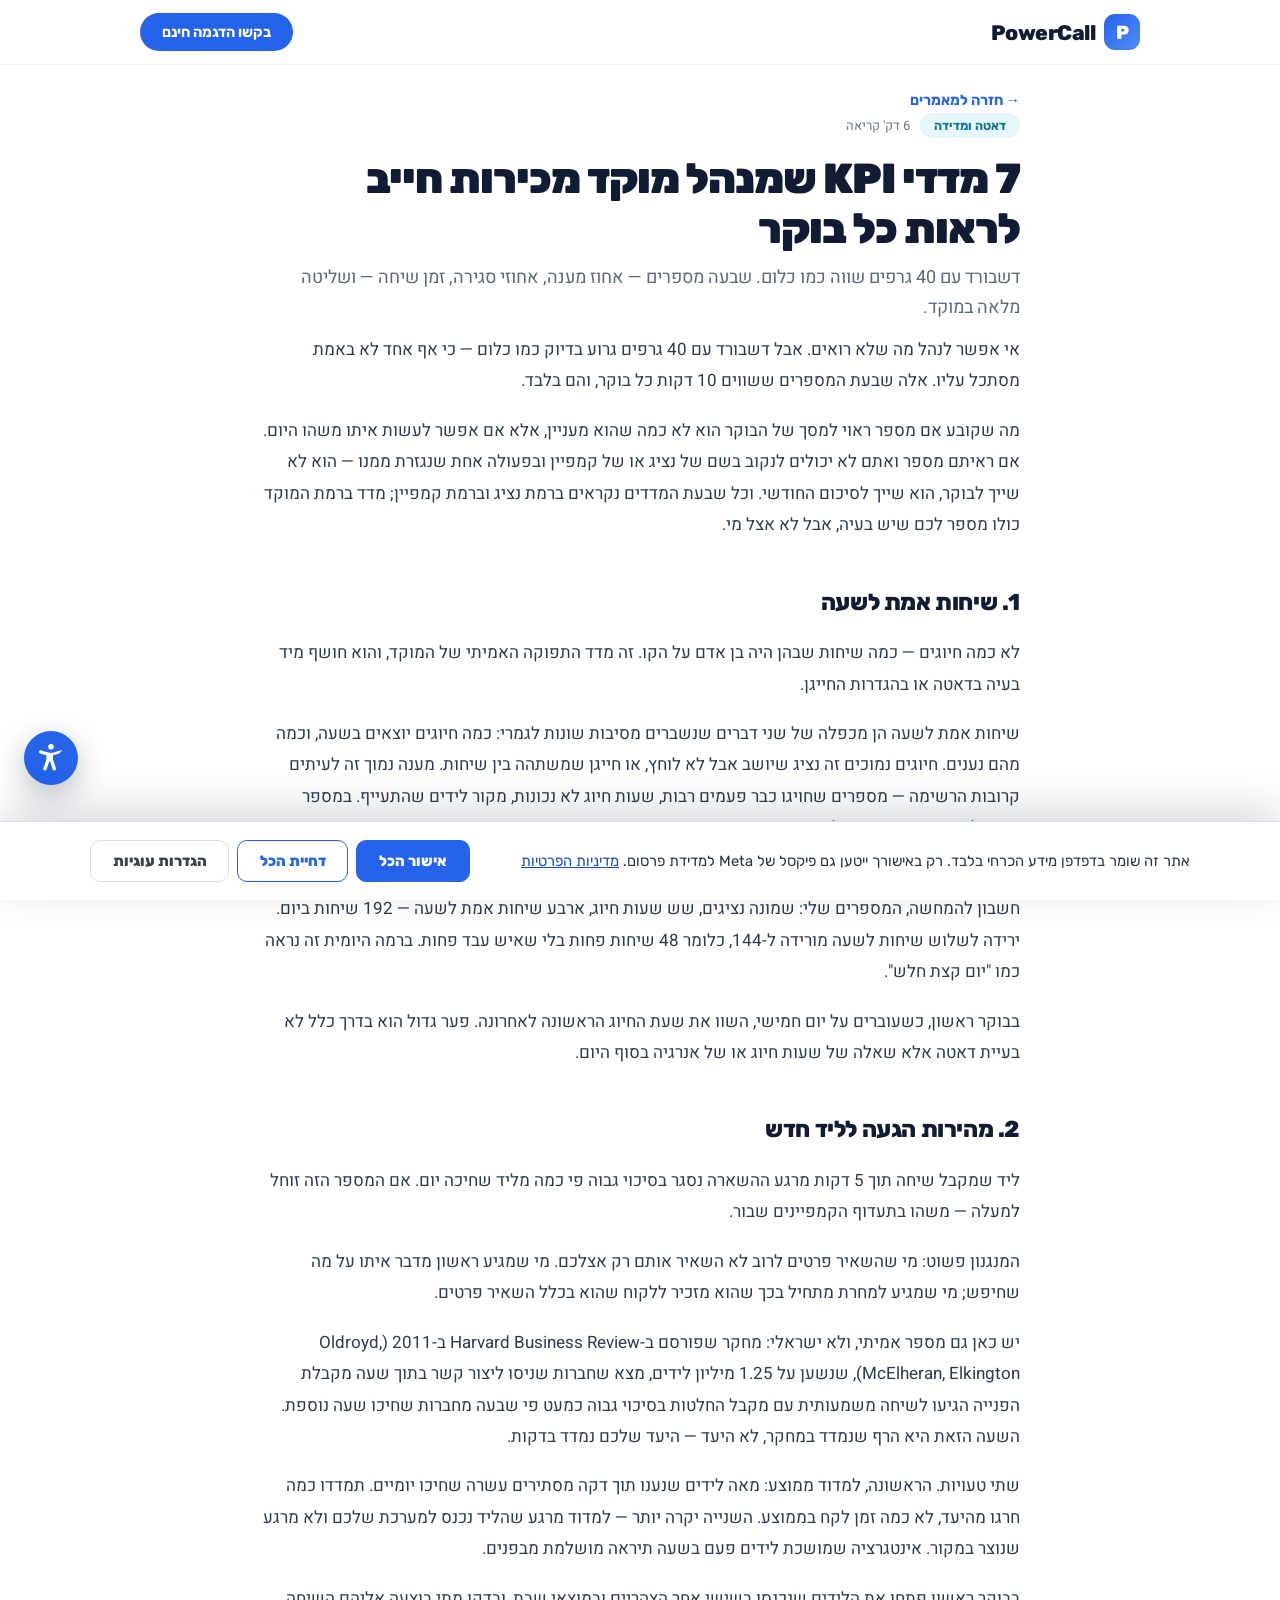
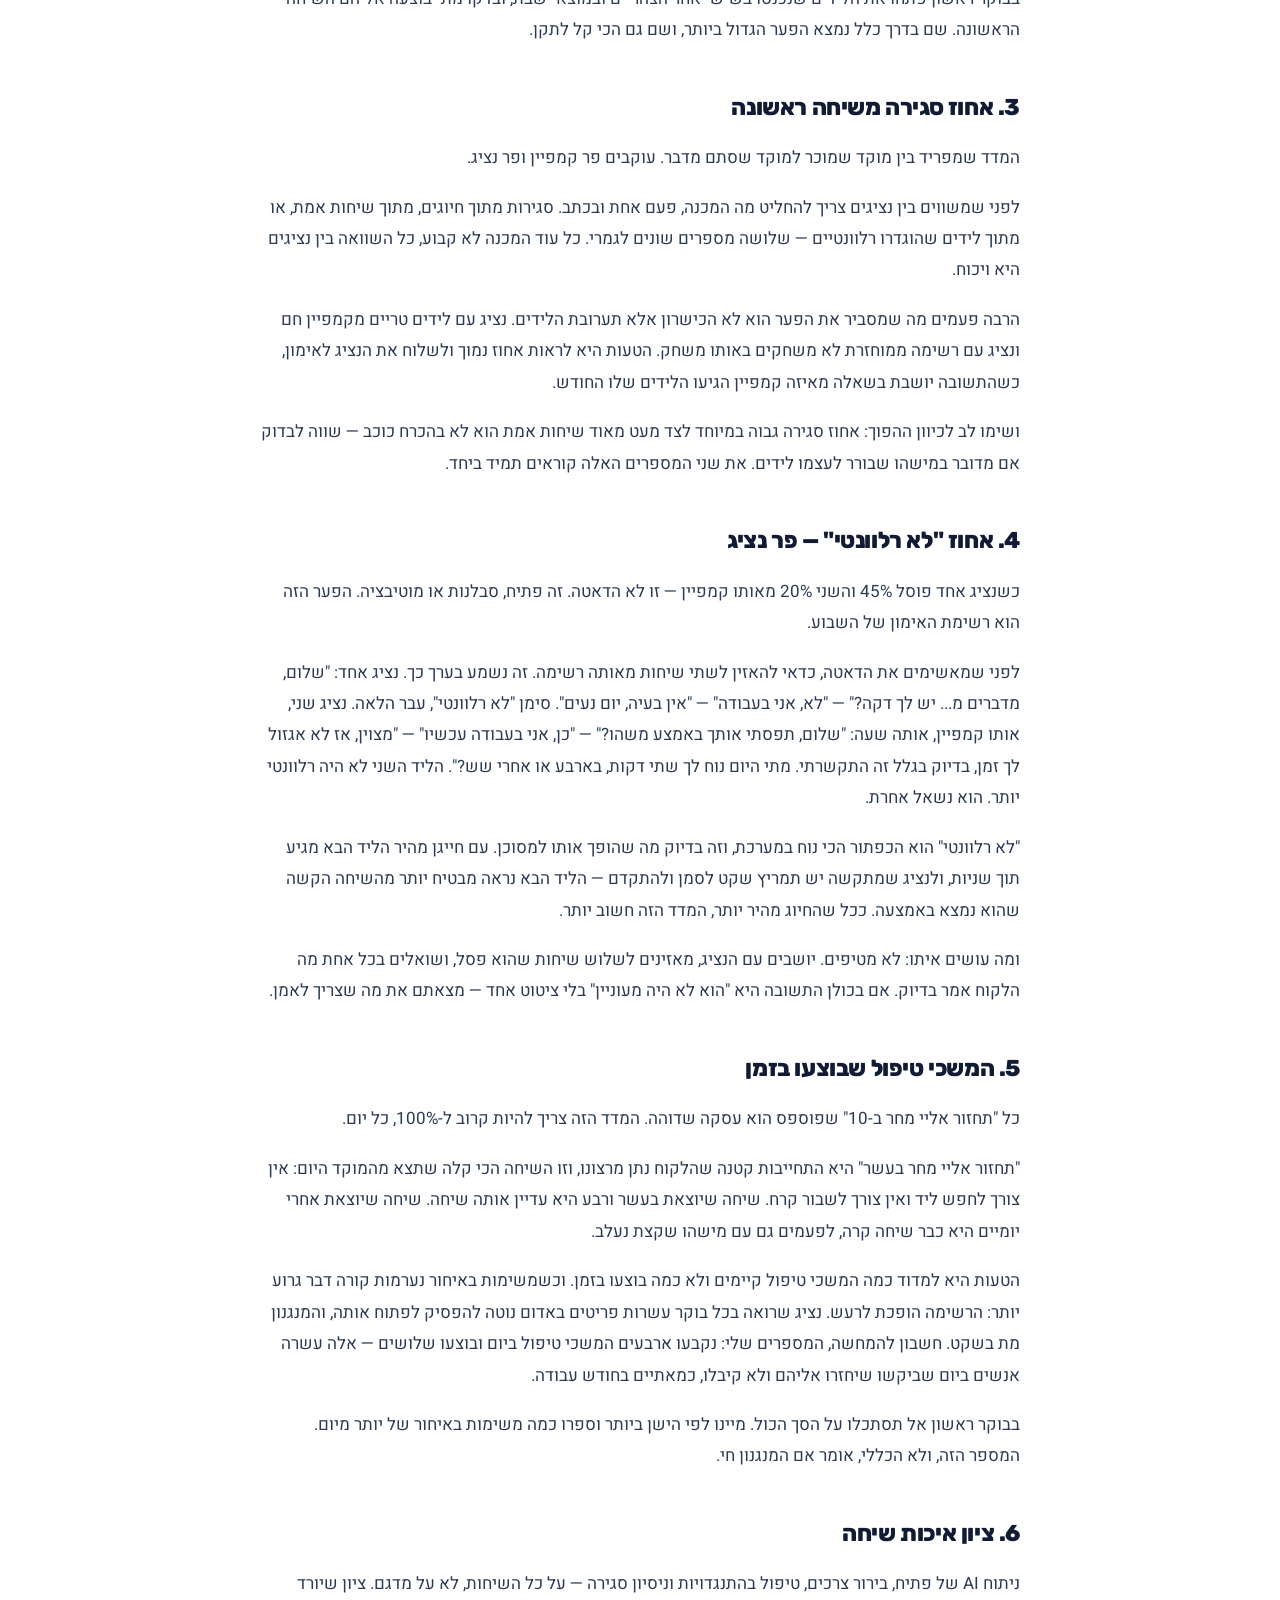
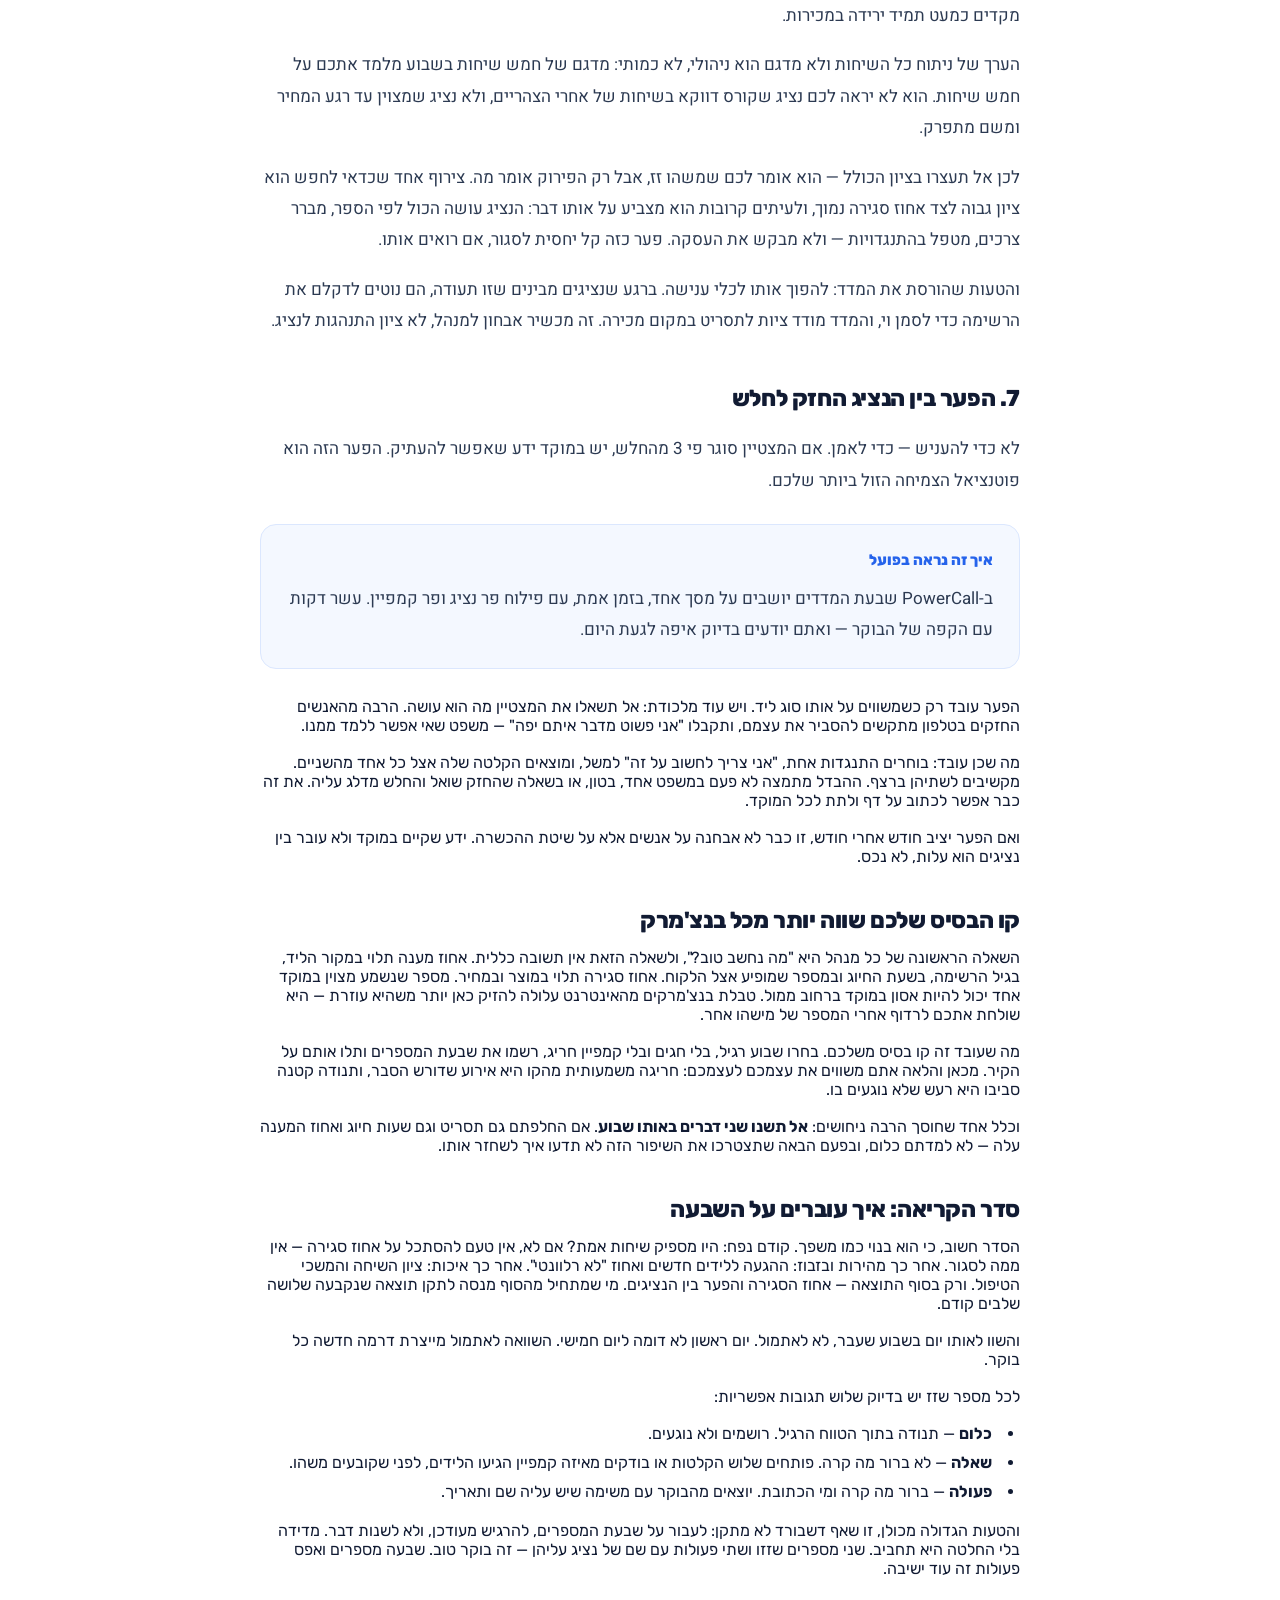
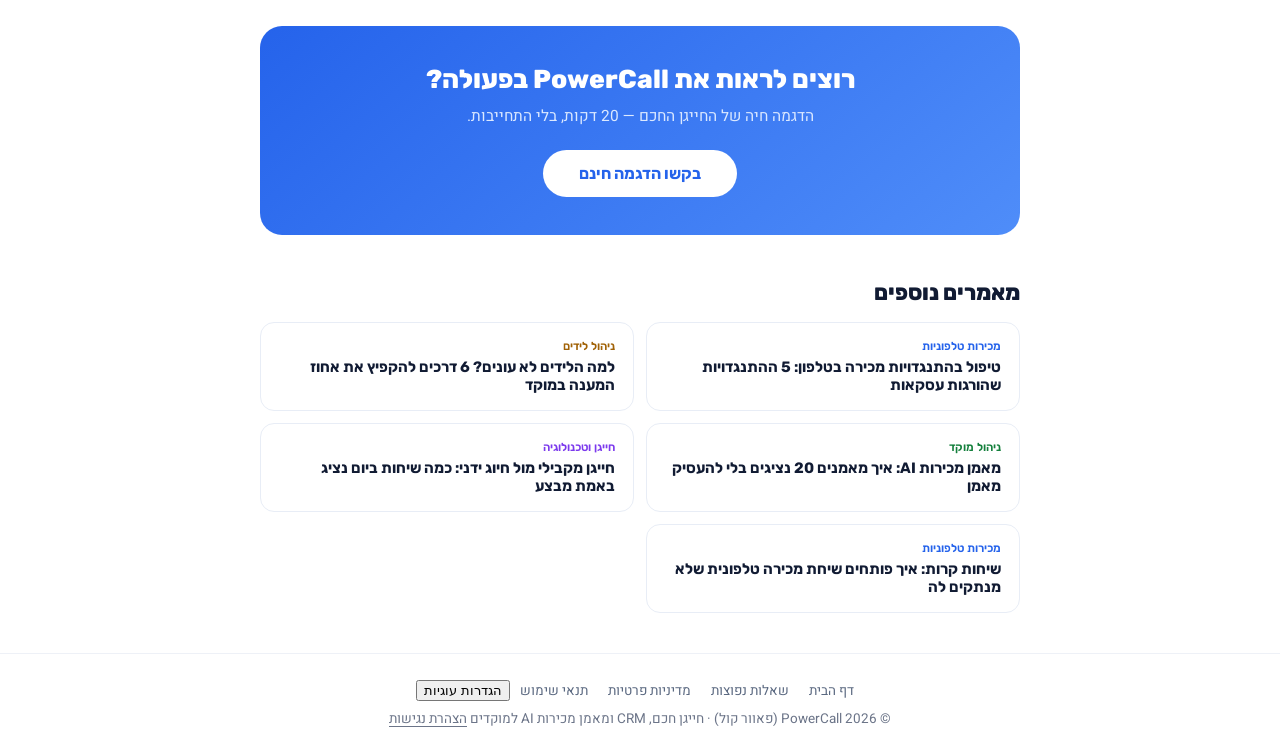
<file: articles/5.html>
<!doctype html>
<html lang="he" dir="rtl">
<head>
<meta charset="utf-8">
<script>/* duplicate-host guard: powercall-site.onrender.com and an old Netlify
   preview also serve this site. Sends those visitors to the real domain. A path
   based platform redirect rule cannot express a host condition and would loop on
   the real domain, so the check lives here. It can never be true on powercall.co.il. */
(function(){try{var h=location.hostname;
  if(h.indexOf('.onrender.com')>-1||h.indexOf('.netlify.app')>-1){
    location.replace('https://www.powercall.co.il'+location.pathname+location.search+location.hash);}
}catch(e){}})();</script>
<meta name="viewport" content="width=device-width, initial-scale=1">
<title>7 מדדי KPI שמנהל מוקד מכירות חייב לראות כל בוקר | PowerCall</title>
<meta name="description" content="דשבורד עם 40 גרפים שווה כמו כלום. שבעה מספרים — אחוז מענה, אחוזי סגירה, זמן שיחה — ושליטה מלאה במוקד.">
<link rel="canonical" href="https://www.powercall.co.il/articles/5.html">
<meta name="robots" content="index, follow">
<meta property="og:type" content="article">
<meta property="og:locale" content="he_IL">
<meta property="og:url" content="https://www.powercall.co.il/articles/5.html">
<meta property="og:title" content="7 מדדי KPI שמנהל מוקד מכירות חייב לראות כל בוקר | PowerCall">
<meta property="og:description" content="דשבורד עם 40 גרפים שווה כמו כלום. שבעה מספרים — אחוז מענה, אחוזי סגירה, זמן שיחה — ושליטה מלאה במוקד.">
<meta property="og:image" content="https://www.powercall.co.il/articles/article5.png">
<meta property="og:site_name" content="PowerCall">
<meta name="twitter:card" content="summary_large_image">
<meta name="twitter:title" content="7 מדדי KPI שמנהל מוקד מכירות חייב לראות כל בוקר | PowerCall">
<meta name="twitter:description" content="דשבורד עם 40 גרפים שווה כמו כלום. שבעה מספרים — אחוז מענה, אחוזי סגירה, זמן שיחה — ושליטה מלאה במוקד.">
<meta name="twitter:image" content="https://www.powercall.co.il/articles/article5.png">
<link rel="icon" href="/favicon.svg" type="image/svg+xml">
<link rel="icon" href="/favicon-48.png" sizes="48x48" type="image/png">
<link rel="apple-touch-icon" href="/apple-touch-icon.png">
<link rel="preload" href="/fonts/Rubik-400-hebrew.woff2" as="font" type="font/woff2" crossorigin>
<link rel="stylesheet" href="/fonts/article.css">
<script type="application/ld+json">
{"@context": "https://schema.org", "@type": "BlogPosting", "headline": "7 מדדי KPI שמנהל מוקד מכירות חייב לראות כל בוקר", "description": "דשבורד עם 40 גרפים שווה כמו כלום. שבעה מספרים — אחוז מענה, אחוזי סגירה, זמן שיחה — ושליטה מלאה במוקד.", "image": "https://www.powercall.co.il/articles/article5.png", "datePublished": "2026-06-01", "dateModified": "2026-07-14", "author": {"@type": "Organization", "name": "PowerCall"}, "publisher": {"@type": "Organization", "name": "PowerCall", "logo": {"@type": "ImageObject", "url": "https://www.powercall.co.il/og-default.png"}}, "mainEntityOfPage": "https://www.powercall.co.il/articles/5.html"}
</script>
<style>
html{-webkit-text-size-adjust:100%}body{margin:0;background:#fff;color:#111B33;font-family:'Rubik','Heebo',sans-serif;-webkit-font-smoothing:antialiased}
a{color:#2563EB}
.nav{position:sticky;top:0;z-index:50;background:rgba(255,255,255,.92);backdrop-filter:blur(12px);border-bottom:1px solid #EEF1F7}
.navin{max-width:1000px;margin:0 auto;display:flex;align-items:center;justify-content:space-between;padding:13px 24px}
.logo{display:flex;align-items:center;gap:9px;text-decoration:none;color:#111B33}
.logo .p{width:36px;height:36px;border-radius:11px;background:linear-gradient(135deg,#2563EB,#4F8DF9);display:flex;align-items:center;justify-content:center;color:#fff;font-weight:800;font-size:19px}
.logo span{font-weight:800;font-size:21px;letter-spacing:-.5px}
.demo{background:#2563EB;color:#fff;text-decoration:none;font-weight:700;font-size:14.5px;padding:10px 22px;border-radius:99px}
.wrap{max-width:760px;margin:0 auto;padding:0 24px}
.back{display:inline-flex;align-items:center;gap:7px;color:#2563EB;font-weight:700;font-size:14.5px;text-decoration:none;margin:26px 0 4px}
.hero{width:100%;height:auto;border-radius:20px;margin:18px 0 26px;display:block}
.chip{display:inline-block;font-size:12.5px;font-weight:700;color:#0E7490;background:#E6F7FB;padding:5px 14px;border-radius:99px}
.rt{font-family:'Heebo',sans-serif;font-size:13px;color:#6B7488;margin-inline-start:10px}
h1{font-size:clamp(28px,5vw,42px);font-weight:900;line-height:1.2;letter-spacing:-1px;margin:16px 0 8px}
.lead{font-family:'Heebo',sans-serif;font-size:18px;color:#5A6880;line-height:1.7;margin:0 0 10px}
.body{font-family:'Heebo',sans-serif;font-size:17px;line-height:1.85;color:#2C3A52}
.cta{background:linear-gradient(140deg,#2563EB,#4F8DF9);border-radius:22px;padding:38px 32px;text-align:center;color:#fff;margin:48px 0 20px}
.cta h2{font-size:26px;font-weight:800;margin:0 0 10px;color:#fff;border:none}
.cta p{font-family:'Heebo',sans-serif;font-size:15.5px;color:#DCE9FF;margin:0 0 22px}
.cta a{display:inline-block;background:#fff;color:#2563EB;font-weight:700;font-size:16px;padding:14px 36px;border-radius:99px;text-decoration:none}
.more{margin:44px 0 20px}
.more h2{font-size:22px;font-weight:800;margin:0 0 16px}
.moregrid{display:grid;grid-template-columns:1fr 1fr;gap:12px}
.foot{border-top:1px solid #EEF1F7;margin-top:40px;padding:26px 24px;text-align:center;font-family:'Heebo',sans-serif;font-size:13.5px;color:#6B7488}
.foot a{color:#5A6880;text-decoration:none;margin:0 10px}
@media(max-width:640px){.moregrid{grid-template-columns:1fr}.demo{display:none}}
</style>
<style>:root{--a11y-accent:#2563eb}</style>
<link rel="stylesheet" href="/a11y.css">
<link rel="stylesheet" href="/consent.css">
<script>/* Restore the visitor's accessibility choices BEFORE first paint, so a
   saved high-contrast or large-text setting does not flash the default theme
   on every navigation. Mirrors a11y.js; that file is still the source of truth. */
(function(){try{var s=JSON.parse(localStorage.getItem("pc-a11y-v1")||"{}"),h=document.documentElement,m={readable:"a11y-readable",lh:"a11y-lh",ls:"a11y-ls",contrast:"a11y-contrast",gray:"a11y-gray",links:"a11y-links",cursor:"a11y-cursor",nomotion:"a11y-nomotion",guide:"a11y-guide-on"};for(var k in m){if(s[k])h.classList.add(m[k]);}if(s.fs&&s.fs!==1){h.style.setProperty("--a11y-fs",s.fs);h.classList.add("a11y-fs");}}catch(e){}})();</script>
</head>
<body>
<nav class="nav" aria-label="ניווט ראשי"><div class="navin">
  <a class="logo" href="/"><span class="p">P</span><span>PowerCall</span></a>
  <a class="demo" href="/#lead">בקשו הדגמה חינם</a>
</div></nav>
<main id="main"><div class="wrap">
  <a class="back" href="/#articles">&#8594; חזרה למאמרים</a>
  <div><span class="chip">דאטה ומדידה</span><span class="rt">6 דק&#x27; קריאה</span></div>
  <h1>7 מדדי KPI שמנהל מוקד מכירות חייב לראות כל בוקר</h1>
  <p class="lead">דשבורד עם 40 גרפים שווה כמו כלום. שבעה מספרים — אחוז מענה, אחוזי סגירה, זמן שיחה — ושליטה מלאה במוקד.</p>
  <div class="body"><p style="margin:0 0 18px">אי אפשר לנהל מה שלא רואים. אבל דשבורד עם 40 גרפים גרוע בדיוק כמו כלום — כי אף אחד לא באמת מסתכל עליו. אלה שבעת המספרים ששווים 10 דקות כל בוקר, והם בלבד.</p><p style="margin:0 0 18px">מה שקובע אם מספר ראוי למסך של הבוקר הוא לא כמה שהוא מעניין, אלא אם אפשר לעשות איתו משהו היום. אם ראיתם מספר ואתם לא יכולים לנקוב בשם של נציג או של קמפיין ובפעולה אחת שנגזרת ממנו — הוא לא שייך לבוקר, הוא שייך לסיכום החודשי. וכל שבעת המדדים נקראים ברמת נציג וברמת קמפיין; מדד ברמת המוקד כולו מספר לכם שיש בעיה, אבל לא אצל מי.</p><h2 style="font-family:'Rubik','Heebo',sans-serif;font-size:23px;font-weight:800;color:#111B33;margin:40px 0 14px;letter-spacing:-.4px">1. שיחות אמת לשעה</h2><p style="margin:0 0 18px">לא כמה חיוגים — כמה שיחות שבהן היה בן אדם על הקו. זה מדד התפוקה האמיתי של המוקד, והוא חושף מיד בעיה בדאטה או בהגדרות החייגן.</p><p style="margin:0 0 18px">שיחות אמת לשעה הן מכפלה של שני דברים שנשברים מסיבות שונות לגמרי: כמה חיוגים יוצאים בשעה, וכמה מהם נענים. חיוגים נמוכים זה נציג שיושב אבל לא לוחץ, או חייגן שמשתהה בין שיחות. מענה נמוך זה לעיתים קרובות הרשימה — מספרים שחויגו כבר פעמים רבות, שעות חיוג לא נכונות, מקור לידים שהתעייף. במספר המשולב תראו שיש בעיה, לא איפה היא.</p><p style="margin:0 0 18px">הטעות הנפוצה היא למדוד ליום ולא <strong style="color:#111B33;font-weight:700">לשעת חיוג</strong>. יום כולל ישיבת בוקר, הפסקות ונציג שהתיישב ב-10:40. חשבון להמחשה, המספרים שלי: שמונה נציגים, שש שעות חיוג, ארבע שיחות אמת לשעה — 192 שיחות ביום. ירידה לשלוש שיחות לשעה מורידה ל-144, כלומר 48 שיחות פחות בלי שאיש עבד פחות. ברמה היומית זה נראה כמו "יום קצת חלש".</p><p style="margin:0 0 18px">בבוקר ראשון, כשעוברים על יום חמישי, השוו את שעת החיוג הראשונה לאחרונה. פער גדול הוא בדרך כלל לא בעיית דאטה אלא שאלה של שעות חיוג או של אנרגיה בסוף היום.</p><h2 style="font-family:'Rubik','Heebo',sans-serif;font-size:23px;font-weight:800;color:#111B33;margin:40px 0 14px;letter-spacing:-.4px">2. מהירות הגעה לליד חדש</h2><p style="margin:0 0 18px">ליד שמקבל שיחה תוך 5 דקות מרגע ההשארה נסגר בסיכוי גבוה פי כמה מליד שחיכה יום. אם המספר הזה זוחל למעלה — משהו בתעדוף הקמפיינים שבור.</p><p style="margin:0 0 18px">המנגנון פשוט: מי שהשאיר פרטים לרוב לא השאיר אותם רק אצלכם. מי שמגיע ראשון מדבר איתו על מה שחיפש; מי שמגיע למחרת מתחיל בכך שהוא מזכיר ללקוח שהוא בכלל השאיר פרטים.</p><p style="margin:0 0 18px">יש כאן גם מספר אמיתי, ולא ישראלי: מחקר שפורסם ב-Harvard Business Review ב-2011 (Oldroyd, McElheran, Elkington), שנשען על 1.25 מיליון לידים, מצא שחברות שניסו ליצור קשר בתוך שעה מקבלת הפנייה הגיעו לשיחה משמעותית עם מקבל החלטות בסיכוי גבוה כמעט פי שבעה מחברות שחיכו שעה נוספת. השעה הזאת היא הרף שנמדד במחקר, לא היעד — היעד שלכם נמדד בדקות.</p><p style="margin:0 0 18px">שתי טעויות. הראשונה, למדוד ממוצע: מאה לידים שנענו תוך דקה מסתירים עשרה שחיכו יומיים. תמדדו כמה חרגו מהיעד, לא כמה זמן לקח בממוצע. השנייה יקרה יותר — למדוד מרגע שהליד נכנס למערכת שלכם ולא מרגע שנוצר במקור. אינטגרציה שמושכת לידים פעם בשעה תיראה מושלמת מבפנים.</p><p style="margin:0 0 18px">בבוקר ראשון פתחו את הלידים שנכנסו בשישי אחר הצהריים ובמוצאי שבת, ובדקו מתי בוצעה אליהם השיחה הראשונה. שם בדרך כלל נמצא הפער הגדול ביותר, ושם גם הכי קל לתקן.</p><h2 style="font-family:'Rubik','Heebo',sans-serif;font-size:23px;font-weight:800;color:#111B33;margin:40px 0 14px;letter-spacing:-.4px">3. אחוז סגירה משיחה ראשונה</h2><p style="margin:0 0 18px">המדד שמפריד בין מוקד שמוכר למוקד שסתם מדבר. עוקבים פר קמפיין ופר נציג.</p><p style="margin:0 0 18px">לפני שמשווים בין נציגים צריך להחליט מה המכנה, פעם אחת ובכתב. סגירות מתוך חיוגים, מתוך שיחות אמת, או מתוך לידים שהוגדרו רלוונטיים — שלושה מספרים שונים לגמרי. כל עוד המכנה לא קבוע, כל השוואה בין נציגים היא ויכוח.</p><p style="margin:0 0 18px">הרבה פעמים מה שמסביר את הפער הוא לא הכישרון אלא תערובת הלידים. נציג עם לידים טריים מקמפיין חם ונציג עם רשימה ממוחזרת לא משחקים באותו משחק. הטעות היא לראות אחוז נמוך ולשלוח את הנציג לאימון, כשהתשובה יושבת בשאלה מאיזה קמפיין הגיעו הלידים שלו החודש.</p><p style="margin:0 0 18px">ושימו לב לכיוון ההפוך: אחוז סגירה גבוה במיוחד לצד מעט מאוד שיחות אמת הוא לא בהכרח כוכב — שווה לבדוק אם מדובר במישהו שבורר לעצמו לידים. את שני המספרים האלה קוראים תמיד ביחד.</p><h2 style="font-family:'Rubik','Heebo',sans-serif;font-size:23px;font-weight:800;color:#111B33;margin:40px 0 14px;letter-spacing:-.4px">4. אחוז "לא רלוונטי" — פר נציג</h2><p style="margin:0 0 18px">כשנציג אחד פוסל 45% והשני 20% מאותו קמפיין — זו לא הדאטה. זה פתיח, סבלנות או מוטיבציה. הפער הזה הוא רשימת האימון של השבוע.</p><p style="margin:0 0 18px">לפני שמאשימים את הדאטה, כדאי להאזין לשתי שיחות מאותה רשימה. זה נשמע בערך כך. נציג אחד: "שלום, מדברים מ... יש לך דקה?" — "לא, אני בעבודה" — "אין בעיה, יום נעים". סימן "לא רלוונטי", עבר הלאה. נציג שני, אותו קמפיין, אותה שעה: "שלום, תפסתי אותך באמצע משהו?" — "כן, אני בעבודה עכשיו" — "מצוין, אז לא אגזול לך זמן, בדיוק בגלל זה התקשרתי. מתי היום נוח לך שתי דקות, בארבע או אחרי שש?". הליד השני לא היה רלוונטי יותר. הוא נשאל אחרת.</p><p style="margin:0 0 18px">"לא רלוונטי" הוא הכפתור הכי נוח במערכת, וזה בדיוק מה שהופך אותו למסוכן. עם חייגן מהיר הליד הבא מגיע תוך שניות, ולנציג שמתקשה יש תמריץ שקט לסמן ולהתקדם — הליד הבא נראה מבטיח יותר מהשיחה הקשה שהוא נמצא באמצעה. ככל שהחיוג מהיר יותר, המדד הזה חשוב יותר.</p><p style="margin:0 0 18px">ומה עושים איתו: לא מטיפים. יושבים עם הנציג, מאזינים לשלוש שיחות שהוא פסל, ושואלים בכל אחת מה הלקוח אמר בדיוק. אם בכולן התשובה היא "הוא לא היה מעוניין" בלי ציטוט אחד — מצאתם את מה שצריך לאמן.</p><h2 style="font-family:'Rubik','Heebo',sans-serif;font-size:23px;font-weight:800;color:#111B33;margin:40px 0 14px;letter-spacing:-.4px">5. המשכי טיפול שבוצעו בזמן</h2><p style="margin:0 0 18px">כל "תחזור אליי מחר ב-10" שפוספס הוא עסקה שדוהה. המדד הזה צריך להיות קרוב ל-100%, כל יום.</p><p style="margin:0 0 18px">"תחזור אליי מחר בעשר" היא התחייבות קטנה שהלקוח נתן מרצונו, וזו השיחה הכי קלה שתצא מהמוקד היום: אין צורך לחפש ליד ואין צורך לשבור קרח. שיחה שיוצאת בעשר ורבע היא עדיין אותה שיחה. שיחה שיוצאת אחרי יומיים היא כבר שיחה קרה, לפעמים גם עם מישהו שקצת נעלב.</p><p style="margin:0 0 18px">הטעות היא למדוד כמה המשכי טיפול קיימים ולא כמה בוצעו בזמן. וכשמשימות באיחור נערמות קורה דבר גרוע יותר: הרשימה הופכת לרעש. נציג שרואה בכל בוקר עשרות פריטים באדום נוטה להפסיק לפתוח אותה, והמנגנון מת בשקט. חשבון להמחשה, המספרים שלי: נקבעו ארבעים המשכי טיפול ביום ובוצעו שלושים — אלה עשרה אנשים ביום שביקשו שיחזרו אליהם ולא קיבלו, כמאתיים בחודש עבודה.</p><p style="margin:0 0 18px">בבוקר ראשון אל תסתכלו על הסך הכול. מיינו לפי הישן ביותר וספרו כמה משימות באיחור של יותר מיום. המספר הזה, ולא הכללי, אומר אם המנגנון חי.</p><h2 style="font-family:'Rubik','Heebo',sans-serif;font-size:23px;font-weight:800;color:#111B33;margin:40px 0 14px;letter-spacing:-.4px">6. ציון איכות שיחה</h2><p style="margin:0 0 18px">ניתוח AI של פתיח, בירור צרכים, טיפול בהתנגדויות וניסיון סגירה — על כל השיחות, לא על מדגם. ציון שיורד מקדים כמעט תמיד ירידה במכירות.</p><p style="margin:0 0 18px">הערך של ניתוח כל השיחות ולא מדגם הוא ניהולי, לא כמותי: מדגם של חמש שיחות בשבוע מלמד אתכם על חמש שיחות. הוא לא יראה לכם נציג שקורס דווקא בשיחות של אחרי הצהריים, ולא נציג שמצוין עד רגע המחיר ומשם מתפרק.</p><p style="margin:0 0 18px">לכן אל תעצרו בציון הכולל — הוא אומר לכם שמשהו זז, אבל רק הפירוק אומר מה. צירוף אחד שכדאי לחפש הוא ציון גבוה לצד אחוז סגירה נמוך, ולעיתים קרובות הוא מצביע על אותו דבר: הנציג עושה הכול לפי הספר, מברר צרכים, מטפל בהתנגדויות — ולא מבקש את העסקה. פער כזה קל יחסית לסגור, אם רואים אותו.</p><p style="margin:0 0 18px">והטעות שהורסת את המדד: להפוך אותו לכלי ענישה. ברגע שנציגים מבינים שזו תעודה, הם נוטים לדקלם את הרשימה כדי לסמן וי, והמדד מודד ציות לתסריט במקום מכירה. זה מכשיר אבחון למנהל, לא ציון התנהגות לנציג.</p><h2 style="font-family:'Rubik','Heebo',sans-serif;font-size:23px;font-weight:800;color:#111B33;margin:40px 0 14px;letter-spacing:-.4px">7. הפער בין הנציג החזק לחלש</h2><p style="margin:0 0 18px">לא כדי להעניש — כדי לאמן. אם המצטיין סוגר פי 3 מהחלש, יש במוקד ידע שאפשר להעתיק. הפער הזה הוא פוטנציאל הצמיחה הזול ביותר שלכם.</p><div style="background:#F4F8FF;border:1.5px solid #DBE7FE;border-radius:16px;padding:22px 26px;margin:28px 0"><div style="font-family:'Rubik','Heebo',sans-serif;font-weight:800;color:#2563EB;font-size:15px;margin-bottom:8px">איך זה נראה בפועל</div><div style="line-height:1.85">ב-PowerCall שבעת המדדים יושבים על מסך אחד, בזמן אמת, עם פילוח פר נציג ופר קמפיין. עשר דקות עם הקפה של הבוקר — ואתם יודעים בדיוק איפה לגעת היום.</div></div></div>
  <p style="margin:0 0 18px">הפער עובד רק כשמשווים על אותו סוג ליד. ויש עוד מלכודת: אל תשאלו את המצטיין מה הוא עושה. הרבה מהאנשים החזקים בטלפון מתקשים להסביר את עצמם, ותקבלו "אני פשוט מדבר איתם יפה" — משפט שאי אפשר ללמד ממנו.</p><p style="margin:0 0 18px">מה שכן עובד: בוחרים התנגדות אחת, "אני צריך לחשוב על זה" למשל, ומוצאים הקלטה שלה אצל כל אחד מהשניים. מקשיבים לשתיהן ברצף. ההבדל מתמצה לא פעם במשפט אחד, בטון, או בשאלה שהחזק שואל והחלש מדלג עליה. את זה כבר אפשר לכתוב על דף ולתת לכל המוקד.</p><p style="margin:0 0 18px">ואם הפער יציב חודש אחרי חודש, זו כבר לא אבחנה על אנשים אלא על שיטת ההכשרה. ידע שקיים במוקד ולא עובר בין נציגים הוא עלות, לא נכס.</p><h2 style="font-family:'Rubik','Heebo',sans-serif;font-size:23px;font-weight:800;color:#111B33;margin:40px 0 14px;letter-spacing:-.4px">קו הבסיס שלכם שווה יותר מכל בנצ'מרק</h2><p style="margin:0 0 18px">השאלה הראשונה של כל מנהל היא "מה נחשב טוב?", ולשאלה הזאת אין תשובה כללית. אחוז מענה תלוי במקור הליד, בגיל הרשימה, בשעת החיוג ובמספר שמופיע אצל הלקוח. אחוז סגירה תלוי במוצר ובמחיר. מספר שנשמע מצוין במוקד אחד יכול להיות אסון במוקד ברחוב ממול. טבלת בנצ'מרקים מהאינטרנט עלולה להזיק כאן יותר משהיא עוזרת — היא שולחת אתכם לרדוף אחרי המספר של מישהו אחר.</p><p style="margin:0 0 18px">מה שעובד זה קו בסיס משלכם. בחרו שבוע רגיל, בלי חגים ובלי קמפיין חריג, רשמו את שבעת המספרים ותלו אותם על הקיר. מכאן והלאה אתם משווים את עצמכם לעצמכם: חריגה משמעותית מהקו היא אירוע שדורש הסבר, ותנודה קטנה סביבו היא רעש שלא נוגעים בו.</p><p style="margin:0 0 18px">וכלל אחד שחוסך הרבה ניחושים: <strong style="color:#111B33;font-weight:700">אל תשנו שני דברים באותו שבוע</strong>. אם החלפתם גם תסריט וגם שעות חיוג ואחוז המענה עלה — לא למדתם כלום, ובפעם הבאה שתצטרכו את השיפור הזה לא תדעו איך לשחזר אותו.</p><h2 style="font-family:'Rubik','Heebo',sans-serif;font-size:23px;font-weight:800;color:#111B33;margin:40px 0 14px;letter-spacing:-.4px">סדר הקריאה: איך עוברים על השבעה</h2><p style="margin:0 0 18px">הסדר חשוב, כי הוא בנוי כמו משפך. קודם נפח: היו מספיק שיחות אמת? אם לא, אין טעם להסתכל על אחוז סגירה — אין ממה לסגור. אחר כך מהירות ובזבוז: ההגעה ללידים חדשים ואחוז "לא רלוונטי". אחר כך איכות: ציון השיחה והמשכי הטיפול. ורק בסוף התוצאה — אחוז הסגירה והפער בין הנציגים. מי שמתחיל מהסוף מנסה לתקן תוצאה שנקבעה שלושה שלבים קודם.</p><p style="margin:0 0 18px">והשוו לאותו יום בשבוע שעבר, לא לאתמול. יום ראשון לא דומה ליום חמישי. השוואה לאתמול מייצרת דרמה חדשה כל בוקר.</p><p style="margin:0 0 18px">לכל מספר שזז יש בדיוק שלוש תגובות אפשריות:</p><ul style="margin:0 0 20px;padding:0 24px 0 0"><li style="margin-bottom:10px;padding-right:4px"><strong style="color:#111B33;font-weight:700">כלום</strong> — תנודה בתוך הטווח הרגיל. רושמים ולא נוגעים.</li><li style="margin-bottom:10px;padding-right:4px"><strong style="color:#111B33;font-weight:700">שאלה</strong> — לא ברור מה קרה. פותחים שלוש הקלטות או בודקים מאיזה קמפיין הגיעו הלידים, לפני שקובעים משהו.</li><li style="margin-bottom:10px;padding-right:4px"><strong style="color:#111B33;font-weight:700">פעולה</strong> — ברור מה קרה ומי הכתובת. יוצאים מהבוקר עם משימה שיש עליה שם ותאריך.</li></ul><p style="margin:0 0 18px">והטעות הגדולה מכולן, זו שאף דשבורד לא מתקן: לעבור על שבעת המספרים, להרגיש מעודכן, ולא לשנות דבר. מדידה בלי החלטה היא תחביב. שני מספרים שזזו ושתי פעולות עם שם של נציג עליהן — זה בוקר טוב. שבעה מספרים ואפס פעולות זה עוד ישיבה.</p><div class="cta">
    <h2>רוצים לראות את PowerCall בפעולה?</h2>
    <p>הדגמה חיה של החייגן החכם — 20 דקות, בלי התחייבות.</p>
    <a href="/#lead">בקשו הדגמה חינם</a>
  </div>
  <div class="more">
    <h2>מאמרים נוספים</h2>
    <div class="moregrid"><a href="/articles/1.html" style="display:block;background:#fff;border:1px solid #E8EDF6;border-radius:14px;padding:16px 18px;text-decoration:none;color:#111B33;font-weight:700;font-size:15px;transition:border-color .2s,transform .2s" onmouseover="this.style.borderColor='#2563EB';this.style.transform='translateY(-2px)'" onmouseout="this.style.borderColor='#E8EDF6';this.style.transform='none'"><span style="display:block;font-size:11.5px;font-weight:600;color:#2563EB;margin-bottom:5px">מכירות טלפוניות</span>טיפול בהתנגדויות מכירה בטלפון: 5 ההתנגדויות שהורגות עסקאות</a><a href="/articles/2.html" style="display:block;background:#fff;border:1px solid #E8EDF6;border-radius:14px;padding:16px 18px;text-decoration:none;color:#111B33;font-weight:700;font-size:15px;transition:border-color .2s,transform .2s" onmouseover="this.style.borderColor='#2563EB';this.style.transform='translateY(-2px)'" onmouseout="this.style.borderColor='#E8EDF6';this.style.transform='none'"><span style="display:block;font-size:11.5px;font-weight:600;color:#A16207;margin-bottom:5px">ניהול לידים</span>למה הלידים לא עונים? 6 דרכים להקפיץ את אחוז המענה במוקד</a><a href="/articles/3.html" style="display:block;background:#fff;border:1px solid #E8EDF6;border-radius:14px;padding:16px 18px;text-decoration:none;color:#111B33;font-weight:700;font-size:15px;transition:border-color .2s,transform .2s" onmouseover="this.style.borderColor='#2563EB';this.style.transform='translateY(-2px)'" onmouseout="this.style.borderColor='#E8EDF6';this.style.transform='none'"><span style="display:block;font-size:11.5px;font-weight:600;color:#15803D;margin-bottom:5px">ניהול מוקד</span>מאמן מכירות AI: איך מאמנים 20 נציגים בלי להעסיק מאמן</a><a href="/articles/4.html" style="display:block;background:#fff;border:1px solid #E8EDF6;border-radius:14px;padding:16px 18px;text-decoration:none;color:#111B33;font-weight:700;font-size:15px;transition:border-color .2s,transform .2s" onmouseover="this.style.borderColor='#2563EB';this.style.transform='translateY(-2px)'" onmouseout="this.style.borderColor='#E8EDF6';this.style.transform='none'"><span style="display:block;font-size:11.5px;font-weight:600;color:#7C3AED;margin-bottom:5px">חייגן וטכנולוגיה</span>חייגן מקבילי מול חיוג ידני: כמה שיחות ביום נציג באמת מבצע</a><a href="/articles/6.html" style="display:block;background:#fff;border:1px solid #E8EDF6;border-radius:14px;padding:16px 18px;text-decoration:none;color:#111B33;font-weight:700;font-size:15px;transition:border-color .2s,transform .2s" onmouseover="this.style.borderColor='#2563EB';this.style.transform='translateY(-2px)'" onmouseout="this.style.borderColor='#E8EDF6';this.style.transform='none'"><span style="display:block;font-size:11.5px;font-weight:600;color:#2563EB;margin-bottom:5px">מכירות טלפוניות</span>שיחות קרות: איך פותחים שיחת מכירה טלפונית שלא מנתקים לה</a></div>
  </div>
</div></main>
<footer class="foot">
  <div style="margin-bottom:8px"><a href="/">דף הבית</a><a href="/#faq">שאלות נפוצות</a><a href="/privacy.html">מדיניות פרטיות</a><a href="/terms.html">תנאי שימוש</a><button type="button" data-ck-open>הגדרות עוגיות</button></div>
  © 2026 PowerCall (פאוור קול) · חייגן חכם, CRM ומאמן מכירות AI למוקדים
</footer>
<script defer src="/a11y.js"></script>
<script defer src="/consent.js"></script>
</body>
</html>
</file>
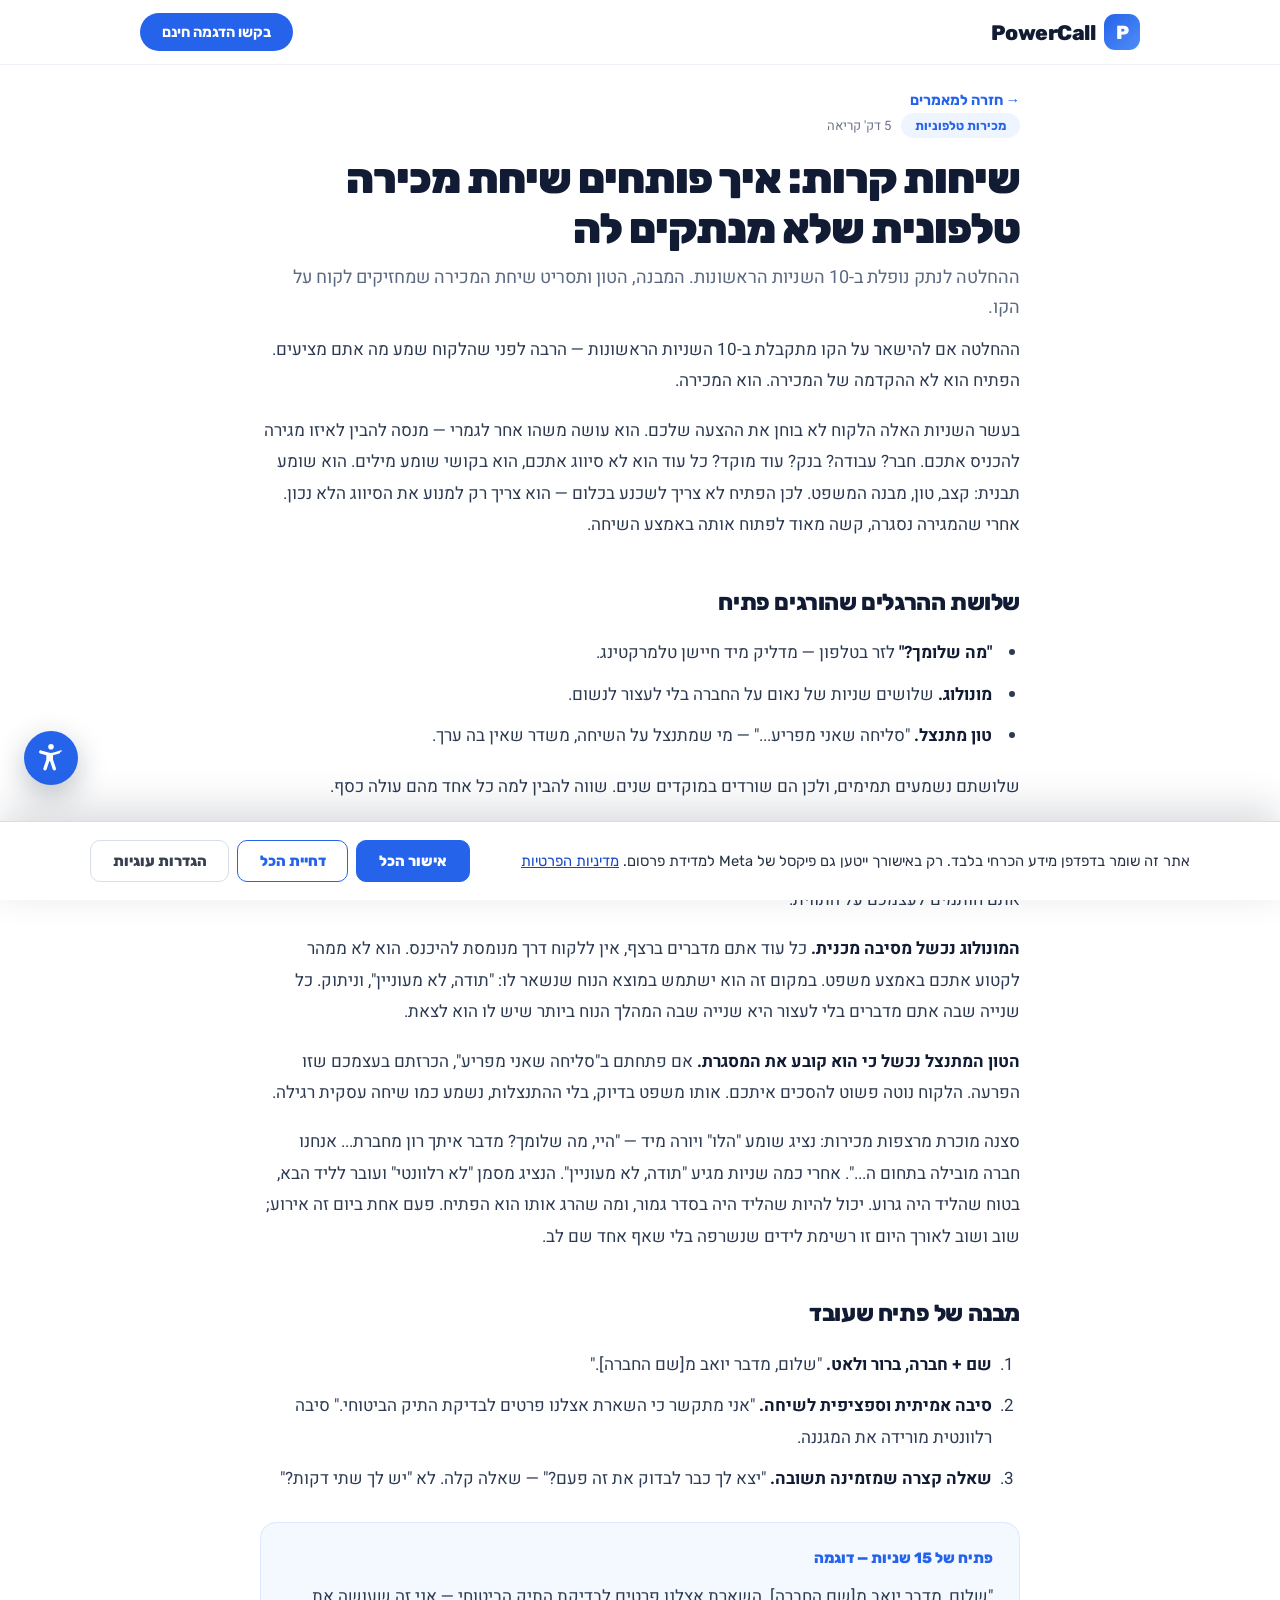
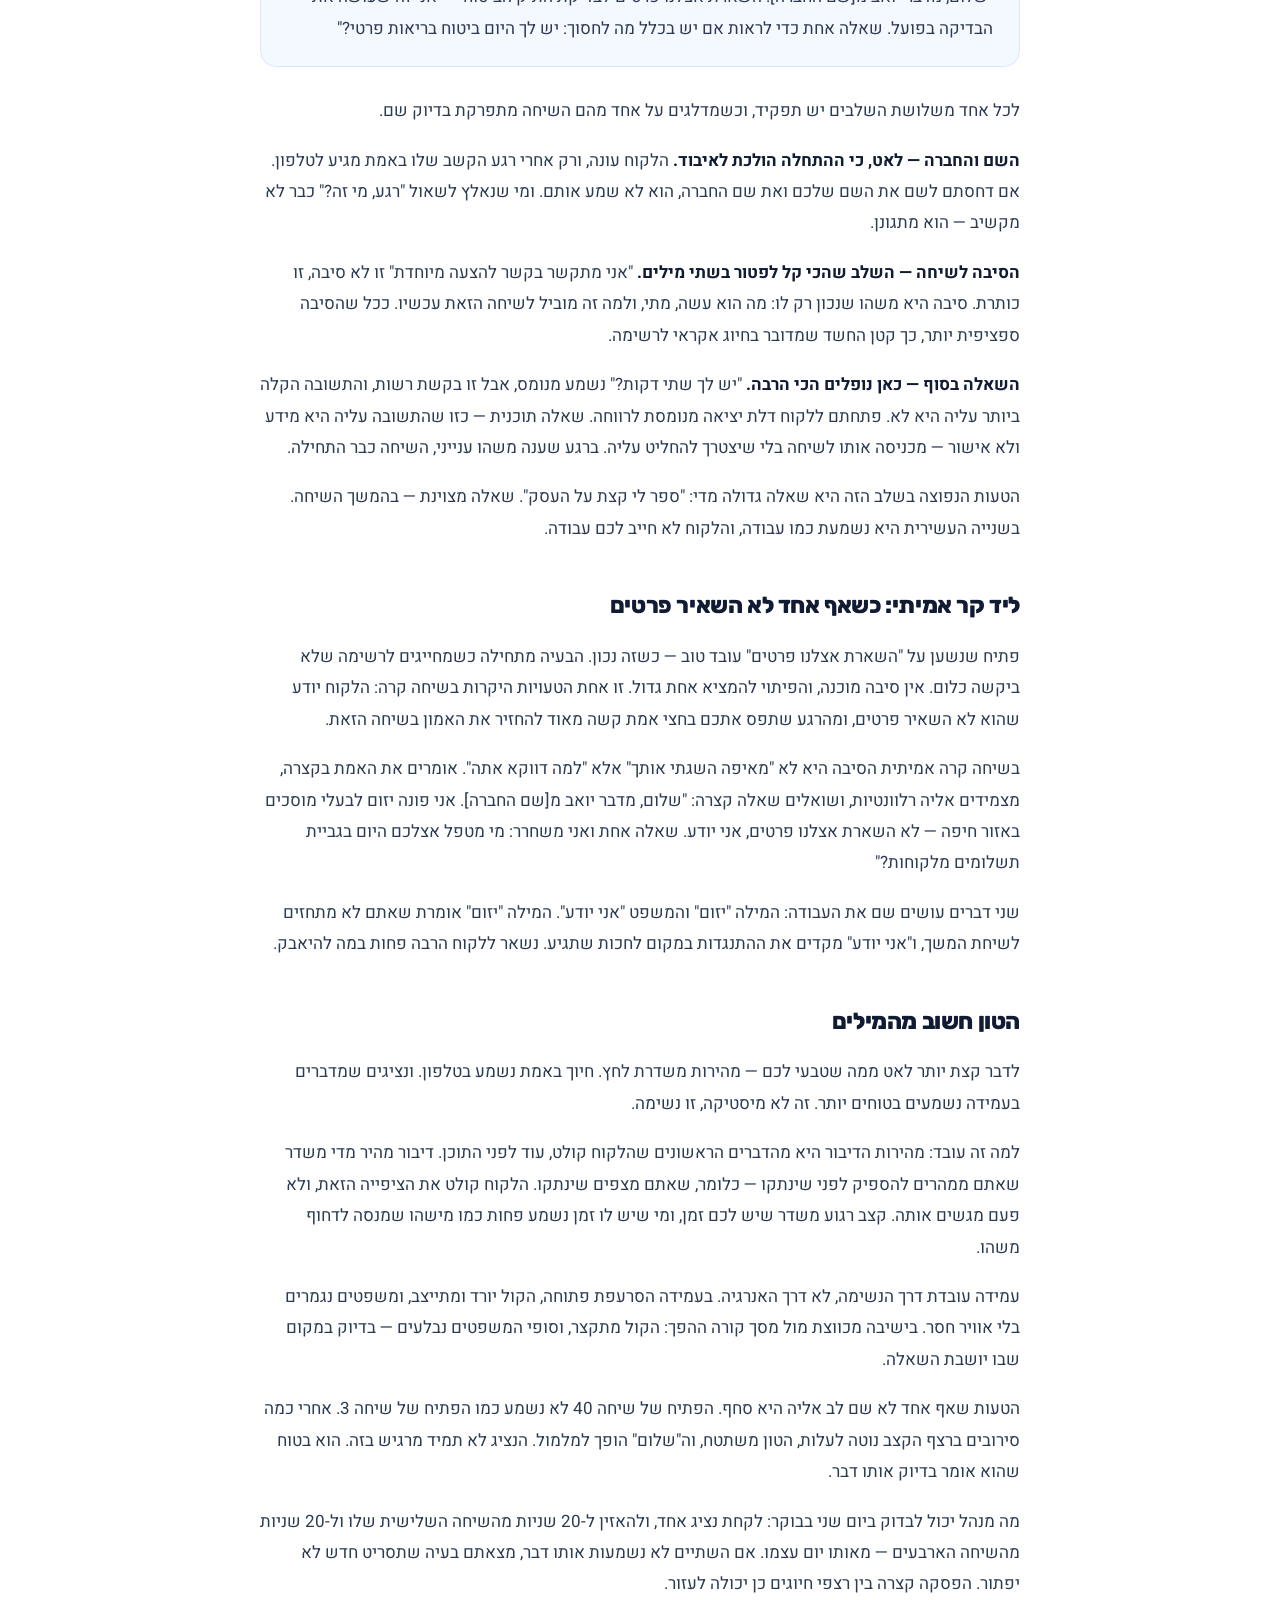
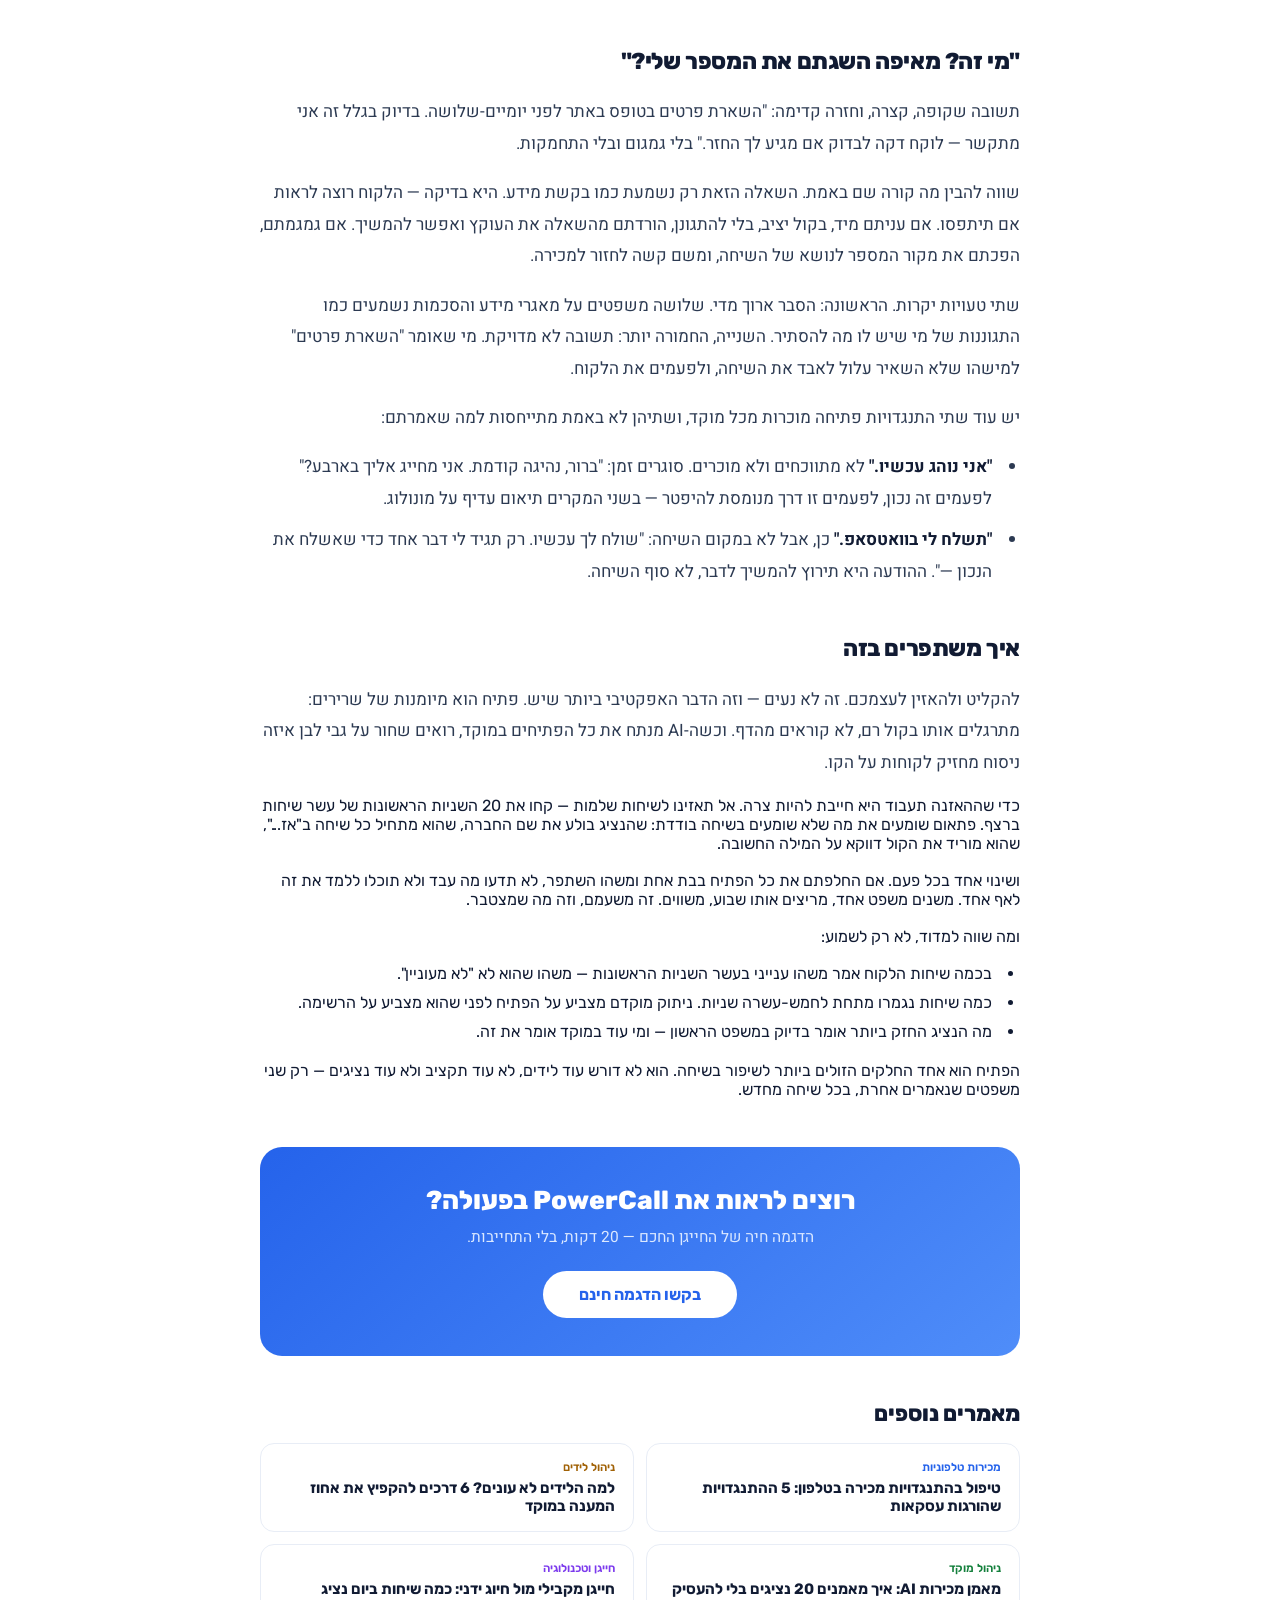
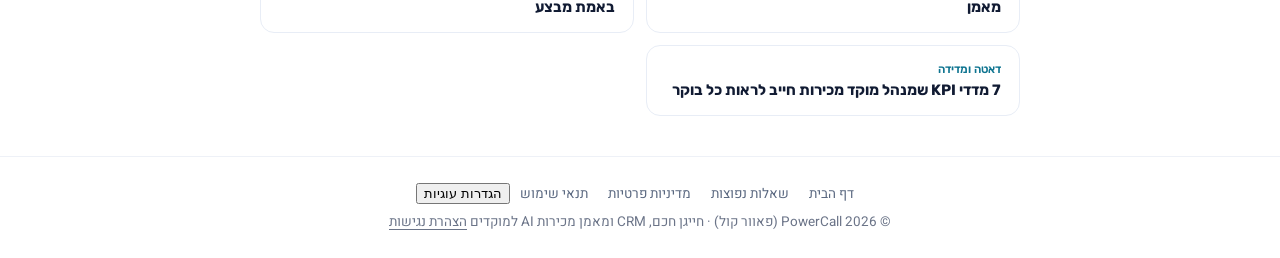
<file: articles/6.html>
<!doctype html>
<html lang="he" dir="rtl">
<head>
<meta charset="utf-8">
<script>/* duplicate-host guard: powercall-site.onrender.com and an old Netlify
   preview also serve this site. Sends those visitors to the real domain. A path
   based platform redirect rule cannot express a host condition and would loop on
   the real domain, so the check lives here. It can never be true on powercall.co.il. */
(function(){try{var h=location.hostname;
  if(h.indexOf('.onrender.com')>-1||h.indexOf('.netlify.app')>-1){
    location.replace('https://www.powercall.co.il'+location.pathname+location.search+location.hash);}
}catch(e){}})();</script>
<meta name="viewport" content="width=device-width, initial-scale=1">
<title>שיחות קרות: איך פותחים שיחה שלא מנתקים | PowerCall</title>
<meta name="description" content="ההחלטה לנתק נופלת ב-10 השניות הראשונות. המבנה, הטון ותסריט שיחת המכירה שמחזיקים לקוח על הקו.">
<link rel="canonical" href="https://www.powercall.co.il/articles/6.html">
<meta name="robots" content="index, follow">
<meta property="og:type" content="article">
<meta property="og:locale" content="he_IL">
<meta property="og:url" content="https://www.powercall.co.il/articles/6.html">
<meta property="og:title" content="שיחות קרות: איך פותחים שיחה שלא מנתקים | PowerCall">
<meta property="og:description" content="ההחלטה לנתק נופלת ב-10 השניות הראשונות. המבנה, הטון ותסריט שיחת המכירה שמחזיקים לקוח על הקו.">
<meta property="og:image" content="https://www.powercall.co.il/articles/article6.png">
<meta property="og:site_name" content="PowerCall">
<meta name="twitter:card" content="summary_large_image">
<meta name="twitter:title" content="שיחות קרות: איך פותחים שיחה שלא מנתקים | PowerCall">
<meta name="twitter:description" content="ההחלטה לנתק נופלת ב-10 השניות הראשונות. המבנה, הטון ותסריט שיחת המכירה שמחזיקים לקוח על הקו.">
<meta name="twitter:image" content="https://www.powercall.co.il/articles/article6.png">
<link rel="icon" href="/favicon.svg" type="image/svg+xml">
<link rel="icon" href="/favicon-48.png" sizes="48x48" type="image/png">
<link rel="apple-touch-icon" href="/apple-touch-icon.png">
<link rel="preload" href="/fonts/Rubik-400-hebrew.woff2" as="font" type="font/woff2" crossorigin>
<link rel="stylesheet" href="/fonts/article.css">
<script type="application/ld+json">
{"@context": "https://schema.org", "@type": "BlogPosting", "headline": "שיחות קרות: איך פותחים שיחת מכירה טלפונית שלא מנתקים לה", "description": "ההחלטה לנתק נופלת ב-10 השניות הראשונות. המבנה, הטון ותסריט שיחת המכירה שמחזיקים לקוח על הקו.", "image": "https://www.powercall.co.il/articles/article6.png", "datePublished": "2026-06-01", "dateModified": "2026-07-14", "author": {"@type": "Organization", "name": "PowerCall"}, "publisher": {"@type": "Organization", "name": "PowerCall", "logo": {"@type": "ImageObject", "url": "https://www.powercall.co.il/og-default.png"}}, "mainEntityOfPage": "https://www.powercall.co.il/articles/6.html"}
</script>
<style>
html{-webkit-text-size-adjust:100%}body{margin:0;background:#fff;color:#111B33;font-family:'Rubik','Heebo',sans-serif;-webkit-font-smoothing:antialiased}
a{color:#2563EB}
.nav{position:sticky;top:0;z-index:50;background:rgba(255,255,255,.92);backdrop-filter:blur(12px);border-bottom:1px solid #EEF1F7}
.navin{max-width:1000px;margin:0 auto;display:flex;align-items:center;justify-content:space-between;padding:13px 24px}
.logo{display:flex;align-items:center;gap:9px;text-decoration:none;color:#111B33}
.logo .p{width:36px;height:36px;border-radius:11px;background:linear-gradient(135deg,#2563EB,#4F8DF9);display:flex;align-items:center;justify-content:center;color:#fff;font-weight:800;font-size:19px}
.logo span{font-weight:800;font-size:21px;letter-spacing:-.5px}
.demo{background:#2563EB;color:#fff;text-decoration:none;font-weight:700;font-size:14.5px;padding:10px 22px;border-radius:99px}
.wrap{max-width:760px;margin:0 auto;padding:0 24px}
.back{display:inline-flex;align-items:center;gap:7px;color:#2563EB;font-weight:700;font-size:14.5px;text-decoration:none;margin:26px 0 4px}
.hero{width:100%;height:auto;border-radius:20px;margin:18px 0 26px;display:block}
.chip{display:inline-block;font-size:12.5px;font-weight:700;color:#2563EB;background:#EFF5FF;padding:5px 14px;border-radius:99px}
.rt{font-family:'Heebo',sans-serif;font-size:13px;color:#6B7488;margin-inline-start:10px}
h1{font-size:clamp(28px,5vw,42px);font-weight:900;line-height:1.2;letter-spacing:-1px;margin:16px 0 8px}
.lead{font-family:'Heebo',sans-serif;font-size:18px;color:#5A6880;line-height:1.7;margin:0 0 10px}
.body{font-family:'Heebo',sans-serif;font-size:17px;line-height:1.85;color:#2C3A52}
.cta{background:linear-gradient(140deg,#2563EB,#4F8DF9);border-radius:22px;padding:38px 32px;text-align:center;color:#fff;margin:48px 0 20px}
.cta h2{font-size:26px;font-weight:800;margin:0 0 10px;color:#fff;border:none}
.cta p{font-family:'Heebo',sans-serif;font-size:15.5px;color:#DCE9FF;margin:0 0 22px}
.cta a{display:inline-block;background:#fff;color:#2563EB;font-weight:700;font-size:16px;padding:14px 36px;border-radius:99px;text-decoration:none}
.more{margin:44px 0 20px}
.more h2{font-size:22px;font-weight:800;margin:0 0 16px}
.moregrid{display:grid;grid-template-columns:1fr 1fr;gap:12px}
.foot{border-top:1px solid #EEF1F7;margin-top:40px;padding:26px 24px;text-align:center;font-family:'Heebo',sans-serif;font-size:13.5px;color:#6B7488}
.foot a{color:#5A6880;text-decoration:none;margin:0 10px}
@media(max-width:640px){.moregrid{grid-template-columns:1fr}.demo{display:none}}
</style>
<style>:root{--a11y-accent:#2563eb}</style>
<link rel="stylesheet" href="/a11y.css">
<link rel="stylesheet" href="/consent.css">
<script>/* Restore the visitor's accessibility choices BEFORE first paint, so a
   saved high-contrast or large-text setting does not flash the default theme
   on every navigation. Mirrors a11y.js; that file is still the source of truth. */
(function(){try{var s=JSON.parse(localStorage.getItem("pc-a11y-v1")||"{}"),h=document.documentElement,m={readable:"a11y-readable",lh:"a11y-lh",ls:"a11y-ls",contrast:"a11y-contrast",gray:"a11y-gray",links:"a11y-links",cursor:"a11y-cursor",nomotion:"a11y-nomotion",guide:"a11y-guide-on"};for(var k in m){if(s[k])h.classList.add(m[k]);}if(s.fs&&s.fs!==1){h.style.setProperty("--a11y-fs",s.fs);h.classList.add("a11y-fs");}}catch(e){}})();</script>
</head>
<body>
<nav class="nav" aria-label="ניווט ראשי"><div class="navin">
  <a class="logo" href="/"><span class="p">P</span><span>PowerCall</span></a>
  <a class="demo" href="/#lead">בקשו הדגמה חינם</a>
</div></nav>
<main id="main"><div class="wrap">
  <a class="back" href="/#articles">&#8594; חזרה למאמרים</a>
  <div><span class="chip">מכירות טלפוניות</span><span class="rt">5 דק&#x27; קריאה</span></div>
  <h1>שיחות קרות: איך פותחים שיחת מכירה טלפונית שלא מנתקים לה</h1>
  <p class="lead">ההחלטה לנתק נופלת ב-10 השניות הראשונות. המבנה, הטון ותסריט שיחת המכירה שמחזיקים לקוח על הקו.</p>
  <div class="body"><p style="margin:0 0 18px">ההחלטה אם להישאר על הקו מתקבלת ב-10 השניות הראשונות — הרבה לפני שהלקוח שמע מה אתם מציעים. הפתיח הוא לא ההקדמה של המכירה. הוא המכירה.</p><p style="margin:0 0 18px">בעשר השניות האלה הלקוח לא בוחן את ההצעה שלכם. הוא עושה משהו אחר לגמרי — מנסה להבין לאיזו מגירה להכניס אתכם. חבר? עבודה? בנק? עוד מוקד? כל עוד הוא לא סיווג אתכם, הוא בקושי שומע מילים. הוא שומע תבנית: קצב, טון, מבנה המשפט. לכן הפתיח לא צריך לשכנע בכלום — הוא צריך רק למנוע את הסיווג הלא נכון. אחרי שהמגירה נסגרה, קשה מאוד לפתוח אותה באמצע השיחה.</p><h2 style="font-family:'Rubik','Heebo',sans-serif;font-size:23px;font-weight:800;color:#111B33;margin:40px 0 14px;letter-spacing:-.4px">שלושת ההרגלים שהורגים פתיח</h2><ul style="margin:0 0 20px;padding:0 24px 0 0"><li style="margin-bottom:10px;padding-right:4px"><strong style="color:#111B33;font-weight:700">"מה שלומך?"</strong> לזר בטלפון — מדליק מיד חיישן טלמרקטינג.</li><li style="margin-bottom:10px;padding-right:4px"><strong style="color:#111B33;font-weight:700">מונולוג.</strong> שלושים שניות של נאום על החברה בלי לעצור לנשום.</li><li style="margin-bottom:10px;padding-right:4px"><strong style="color:#111B33;font-weight:700">טון מתנצל.</strong> "סליחה שאני מפריע..." — מי שמתנצל על השיחה, משדר שאין בה ערך.</li></ul><p style="margin:0 0 18px">שלושתם נשמעים תמימים, ולכן הם שורדים במוקדים שנים. שווה להבין למה כל אחד מהם עולה כסף.</p><p style="margin:0 0 18px"><strong style="color:#111B33;font-weight:700">"מה שלומך" נכשל בגלל תבנית.</strong> הלקוח לא באמת מאמין שזר שמתקשר אליו בתשע בבוקר מתעניין בשלומו. הוא שמע את הרצף הזה שוב ושוב, והוא מזהה אותו לפני שסיימתם את המשפט. אתם לא יוצרים חמימות — אתם חותמים לעצמכם על התווית.</p><p style="margin:0 0 18px"><strong style="color:#111B33;font-weight:700">המונולוג נכשל מסיבה מכנית.</strong> כל עוד אתם מדברים ברצף, אין ללקוח דרך מנומסת להיכנס. הוא לא ממהר לקטוע אתכם באמצע משפט. במקום זה הוא ישתמש במוצא הנוח שנשאר לו: "תודה, לא מעוניין", וניתוק. כל שנייה שבה אתם מדברים בלי לעצור היא שנייה שבה המהלך הנוח ביותר שיש לו הוא לצאת.</p><p style="margin:0 0 18px"><strong style="color:#111B33;font-weight:700">הטון המתנצל נכשל כי הוא קובע את המסגרת.</strong> אם פתחתם ב"סליחה שאני מפריע", הכרזתם בעצמכם שזו הפרעה. הלקוח נוטה פשוט להסכים איתכם. אותו משפט בדיוק, בלי ההתנצלות, נשמע כמו שיחה עסקית רגילה.</p><p style="margin:0 0 18px">סצנה מוכרת מרצפות מכירות: נציג שומע "הלו" ויורה מיד — "היי, מה שלומך? מדבר איתך רון מחברת... אנחנו חברה מובילה בתחום ה...". אחרי כמה שניות מגיע "תודה, לא מעוניין". הנציג מסמן "לא רלוונטי" ועובר לליד הבא, בטוח שהליד היה גרוע. יכול להיות שהליד היה בסדר גמור, ומה שהרג אותו הוא הפתיח. פעם אחת ביום זה אירוע; שוב ושוב לאורך היום זו רשימת לידים שנשרפה בלי שאף אחד שם לב.</p><h2 style="font-family:'Rubik','Heebo',sans-serif;font-size:23px;font-weight:800;color:#111B33;margin:40px 0 14px;letter-spacing:-.4px">מבנה של פתיח שעובד</h2><ol style="margin:0 0 20px;padding:0 24px 0 0"><li style="margin-bottom:10px;padding-right:4px"><strong style="color:#111B33;font-weight:700">שם + חברה, ברור ולאט.</strong> "שלום, מדבר יואב מ[שם החברה]."</li><li style="margin-bottom:10px;padding-right:4px"><strong style="color:#111B33;font-weight:700">סיבה אמיתית וספציפית לשיחה.</strong> "אני מתקשר כי השארת אצלנו פרטים לבדיקת התיק הביטוחי." סיבה רלוונטית מורידה את המגננה.</li><li style="margin-bottom:10px;padding-right:4px"><strong style="color:#111B33;font-weight:700">שאלה קצרה שמזמינה תשובה.</strong> "יצא לך כבר לבדוק את זה פעם?" — שאלה קלה. לא "יש לך שתי דקות?"</li></ol><div style="background:#F4F8FF;border:1.5px solid #DBE7FE;border-radius:16px;padding:22px 26px;margin:28px 0"><div style="font-family:'Rubik','Heebo',sans-serif;font-weight:800;color:#2563EB;font-size:15px;margin-bottom:8px">פתיח של 15 שניות — דוגמה</div><div style="line-height:1.85">"שלום, מדבר יואב מ[שם החברה]. השארת אצלנו פרטים לבדיקת התיק הביטוחי — אני זה שעושה את הבדיקה בפועל. שאלה אחת כדי לראות אם יש בכלל מה לחסוך: יש לך היום ביטוח בריאות פרטי?"</div></div><p style="margin:0 0 18px">לכל אחד משלושת השלבים יש תפקיד, וכשמדלגים על אחד מהם השיחה מתפרקת בדיוק שם.</p><p style="margin:0 0 18px"><strong style="color:#111B33;font-weight:700">השם והחברה — לאט, כי ההתחלה הולכת לאיבוד.</strong> הלקוח עונה, ורק אחרי רגע הקשב שלו באמת מגיע לטלפון. אם דחסתם לשם את השם שלכם ואת שם החברה, הוא לא שמע אותם. ומי שנאלץ לשאול "רגע, מי זה?" כבר לא מקשיב — הוא מתגונן.</p><p style="margin:0 0 18px"><strong style="color:#111B33;font-weight:700">הסיבה לשיחה — השלב שהכי קל לפטור בשתי מילים.</strong> "אני מתקשר בקשר להצעה מיוחדת" זו לא סיבה, זו כותרת. סיבה היא משהו שנכון רק לו: מה הוא עשה, מתי, ולמה זה מוביל לשיחה הזאת עכשיו. ככל שהסיבה ספציפית יותר, כך קטן החשד שמדובר בחיוג אקראי לרשימה.</p><p style="margin:0 0 18px"><strong style="color:#111B33;font-weight:700">השאלה בסוף — כאן נופלים הכי הרבה.</strong> "יש לך שתי דקות?" נשמע מנומס, אבל זו בקשת רשות, והתשובה הקלה ביותר עליה היא לא. פתחתם ללקוח דלת יציאה מנומסת לרווחה. שאלה תוכנית — כזו שהתשובה עליה היא מידע ולא אישור — מכניסה אותו לשיחה בלי שיצטרך להחליט עליה. ברגע שענה משהו ענייני, השיחה כבר התחילה.</p><p style="margin:0 0 18px">הטעות הנפוצה בשלב הזה היא שאלה גדולה מדי: "ספר לי קצת על העסק". שאלה מצוינת — בהמשך השיחה. בשנייה העשירית היא נשמעת כמו עבודה, והלקוח לא חייב לכם עבודה.</p><h2 style="font-family:'Rubik','Heebo',sans-serif;font-size:23px;font-weight:800;color:#111B33;margin:40px 0 14px;letter-spacing:-.4px">ליד קר אמיתי: כשאף אחד לא השאיר פרטים</h2><p style="margin:0 0 18px">פתיח שנשען על "השארת אצלנו פרטים" עובד טוב — כשזה נכון. הבעיה מתחילה כשמחייגים לרשימה שלא ביקשה כלום. אין סיבה מוכנה, והפיתוי להמציא אחת גדול. זו אחת הטעויות היקרות בשיחה קרה: הלקוח יודע שהוא לא השאיר פרטים, ומהרגע שתפס אתכם בחצי אמת קשה מאוד להחזיר את האמון בשיחה הזאת.</p><p style="margin:0 0 18px">בשיחה קרה אמיתית הסיבה היא לא "מאיפה השגתי אותך" אלא "למה דווקא אתה". אומרים את האמת בקצרה, מצמידים אליה רלוונטיות, ושואלים שאלה קצרה: "שלום, מדבר יואב מ[שם החברה]. אני פונה יזום לבעלי מוסכים באזור חיפה — לא השארת אצלנו פרטים, אני יודע. שאלה אחת ואני משחרר: מי מטפל אצלכם היום בגביית תשלומים מלקוחות?"</p><p style="margin:0 0 18px">שני דברים עושים שם את העבודה: המילה "יזום" והמשפט "אני יודע". המילה "יזום" אומרת שאתם לא מתחזים לשיחת המשך, ו"אני יודע" מקדים את ההתנגדות במקום לחכות שתגיע. נשאר ללקוח הרבה פחות במה להיאבק.</p><h2 style="font-family:'Rubik','Heebo',sans-serif;font-size:23px;font-weight:800;color:#111B33;margin:40px 0 14px;letter-spacing:-.4px">הטון חשוב מהמילים</h2><p style="margin:0 0 18px">לדבר קצת יותר לאט ממה שטבעי לכם — מהירות משדרת לחץ. חיוך באמת נשמע בטלפון. ונציגים שמדברים בעמידה נשמעים בטוחים יותר. זה לא מיסטיקה, זו נשימה.</p><p style="margin:0 0 18px">למה זה עובד: מהירות הדיבור היא מהדברים הראשונים שהלקוח קולט, עוד לפני התוכן. דיבור מהיר מדי משדר שאתם ממהרים להספיק לפני שינתקו — כלומר, שאתם מצפים שינתקו. הלקוח קולט את הציפייה הזאת, ולא פעם מגשים אותה. קצב רגוע משדר שיש לכם זמן, ומי שיש לו זמן נשמע פחות כמו מישהו שמנסה לדחוף משהו.</p><p style="margin:0 0 18px">עמידה עובדת דרך הנשימה, לא דרך האנרגיה. בעמידה הסרעפת פתוחה, הקול יורד ומתייצב, ומשפטים נגמרים בלי אוויר חסר. בישיבה מכווצת מול מסך קורה ההפך: הקול מתקצר, וסופי המשפטים נבלעים — בדיוק במקום שבו יושבת השאלה.</p><p style="margin:0 0 18px">הטעות שאף אחד לא שם לב אליה היא סחף. הפתיח של שיחה 40 לא נשמע כמו הפתיח של שיחה 3. אחרי כמה סירובים ברצף הקצב נוטה לעלות, הטון משתטח, וה"שלום" הופך למלמול. הנציג לא תמיד מרגיש בזה. הוא בטוח שהוא אומר בדיוק אותו דבר.</p><p style="margin:0 0 18px">מה מנהל יכול לבדוק ביום שני בבוקר: לקחת נציג אחד, ולהאזין ל-20 שניות מהשיחה השלישית שלו ול-20 שניות מהשיחה הארבעים — מאותו יום עצמו. אם השתיים לא נשמעות אותו דבר, מצאתם בעיה שתסריט חדש לא יפתור. הפסקה קצרה בין רצפי חיוגים כן יכולה לעזור.</p><h2 style="font-family:'Rubik','Heebo',sans-serif;font-size:23px;font-weight:800;color:#111B33;margin:40px 0 14px;letter-spacing:-.4px">"מי זה? מאיפה השגתם את המספר שלי?"</h2><p style="margin:0 0 18px">תשובה שקופה, קצרה, וחזרה קדימה: "השארת פרטים בטופס באתר לפני יומיים-שלושה. בדיוק בגלל זה אני מתקשר — לוקח דקה לבדוק אם מגיע לך החזר." בלי גמגום ובלי התחמקות.</p><p style="margin:0 0 18px">שווה להבין מה קורה שם באמת. השאלה הזאת רק נשמעת כמו בקשת מידע. היא בדיקה — הלקוח רוצה לראות אם תיתפסו. אם עניתם מיד, בקול יציב, בלי להתגונן, הורדתם מהשאלה את העוקץ ואפשר להמשיך. אם גמגמתם, הפכתם את מקור המספר לנושא של השיחה, ומשם קשה לחזור למכירה.</p><p style="margin:0 0 18px">שתי טעויות יקרות. הראשונה: הסבר ארוך מדי. שלושה משפטים על מאגרי מידע והסכמות נשמעים כמו התגוננות של מי שיש לו מה להסתיר. השנייה, החמורה יותר: תשובה לא מדויקת. מי שאומר "השארת פרטים" למישהו שלא השאיר עלול לאבד את השיחה, ולפעמים את הלקוח.</p><p style="margin:0 0 18px">יש עוד שתי התנגדויות פתיחה מוכרות מכל מוקד, ושתיהן לא באמת מתייחסות למה שאמרתם:</p><ul style="margin:0 0 20px;padding:0 24px 0 0"><li style="margin-bottom:10px;padding-right:4px"><strong style="color:#111B33;font-weight:700">"אני נוהג עכשיו."</strong> לא מתווכחים ולא מוכרים. סוגרים זמן: "ברור, נהיגה קודמת. אני מחייג אליך בארבע?" לפעמים זה נכון, לפעמים זו דרך מנומסת להיפטר — בשני המקרים תיאום עדיף על מונולוג.</li><li style="margin-bottom:10px;padding-right:4px"><strong style="color:#111B33;font-weight:700">"תשלח לי בוואטסאפ."</strong> כן, אבל לא במקום השיחה: "שולח לך עכשיו. רק תגיד לי דבר אחד כדי שאשלח את הנכון —". ההודעה היא תירוץ להמשיך לדבר, לא סוף השיחה.</li></ul><h2 style="font-family:'Rubik','Heebo',sans-serif;font-size:23px;font-weight:800;color:#111B33;margin:40px 0 14px;letter-spacing:-.4px">איך משתפרים בזה</h2><p style="margin:0 0 18px">להקליט ולהאזין לעצמכם. זה לא נעים — וזה הדבר האפקטיבי ביותר שיש. פתיח הוא מיומנות של שרירים: מתרגלים אותו בקול רם, לא קוראים מהדף. וכשה-AI מנתח את כל הפתיחים במוקד, רואים שחור על גבי לבן איזה ניסוח מחזיק לקוחות על הקו.</p></div>
  <p style="margin:0 0 18px">כדי שההאזנה תעבוד היא חייבת להיות צרה. אל תאזינו לשיחות שלמות — קחו את 20 השניות הראשונות של עשר שיחות ברצף. פתאום שומעים את מה שלא שומעים בשיחה בודדת: שהנציג בולע את שם החברה, שהוא מתחיל כל שיחה ב"אז...", שהוא מוריד את הקול דווקא על המילה החשובה.</p><p style="margin:0 0 18px">ושינוי אחד בכל פעם. אם החלפתם את כל הפתיח בבת אחת ומשהו השתפר, לא תדעו מה עבד ולא תוכלו ללמד את זה לאף אחד. משנים משפט אחד, מריצים אותו שבוע, משווים. זה משעמם, וזה מה שמצטבר.</p><p style="margin:0 0 18px">ומה שווה למדוד, לא רק לשמוע:</p><ul style="margin:0 0 20px;padding:0 24px 0 0"><li style="margin-bottom:10px;padding-right:4px">בכמה שיחות הלקוח אמר משהו ענייני בעשר השניות הראשונות — משהו שהוא לא "לא מעוניין".</li><li style="margin-bottom:10px;padding-right:4px">כמה שיחות נגמרו מתחת לחמש-עשרה שניות. ניתוק מוקדם מצביע על הפתיח לפני שהוא מצביע על הרשימה.</li><li style="margin-bottom:10px;padding-right:4px">מה הנציג החזק ביותר אומר בדיוק במשפט הראשון — ומי עוד במוקד אומר את זה.</li></ul><p style="margin:0 0 18px">הפתיח הוא אחד החלקים הזולים ביותר לשיפור בשיחה. הוא לא דורש עוד לידים, לא עוד תקציב ולא עוד נציגים — רק שני משפטים שנאמרים אחרת, בכל שיחה מחדש.</p><div class="cta">
    <h2>רוצים לראות את PowerCall בפעולה?</h2>
    <p>הדגמה חיה של החייגן החכם — 20 דקות, בלי התחייבות.</p>
    <a href="/#lead">בקשו הדגמה חינם</a>
  </div>
  <div class="more">
    <h2>מאמרים נוספים</h2>
    <div class="moregrid"><a href="/articles/1.html" style="display:block;background:#fff;border:1px solid #E8EDF6;border-radius:14px;padding:16px 18px;text-decoration:none;color:#111B33;font-weight:700;font-size:15px;transition:border-color .2s,transform .2s" onmouseover="this.style.borderColor='#2563EB';this.style.transform='translateY(-2px)'" onmouseout="this.style.borderColor='#E8EDF6';this.style.transform='none'"><span style="display:block;font-size:11.5px;font-weight:600;color:#2563EB;margin-bottom:5px">מכירות טלפוניות</span>טיפול בהתנגדויות מכירה בטלפון: 5 ההתנגדויות שהורגות עסקאות</a><a href="/articles/2.html" style="display:block;background:#fff;border:1px solid #E8EDF6;border-radius:14px;padding:16px 18px;text-decoration:none;color:#111B33;font-weight:700;font-size:15px;transition:border-color .2s,transform .2s" onmouseover="this.style.borderColor='#2563EB';this.style.transform='translateY(-2px)'" onmouseout="this.style.borderColor='#E8EDF6';this.style.transform='none'"><span style="display:block;font-size:11.5px;font-weight:600;color:#A16207;margin-bottom:5px">ניהול לידים</span>למה הלידים לא עונים? 6 דרכים להקפיץ את אחוז המענה במוקד</a><a href="/articles/3.html" style="display:block;background:#fff;border:1px solid #E8EDF6;border-radius:14px;padding:16px 18px;text-decoration:none;color:#111B33;font-weight:700;font-size:15px;transition:border-color .2s,transform .2s" onmouseover="this.style.borderColor='#2563EB';this.style.transform='translateY(-2px)'" onmouseout="this.style.borderColor='#E8EDF6';this.style.transform='none'"><span style="display:block;font-size:11.5px;font-weight:600;color:#15803D;margin-bottom:5px">ניהול מוקד</span>מאמן מכירות AI: איך מאמנים 20 נציגים בלי להעסיק מאמן</a><a href="/articles/4.html" style="display:block;background:#fff;border:1px solid #E8EDF6;border-radius:14px;padding:16px 18px;text-decoration:none;color:#111B33;font-weight:700;font-size:15px;transition:border-color .2s,transform .2s" onmouseover="this.style.borderColor='#2563EB';this.style.transform='translateY(-2px)'" onmouseout="this.style.borderColor='#E8EDF6';this.style.transform='none'"><span style="display:block;font-size:11.5px;font-weight:600;color:#7C3AED;margin-bottom:5px">חייגן וטכנולוגיה</span>חייגן מקבילי מול חיוג ידני: כמה שיחות ביום נציג באמת מבצע</a><a href="/articles/5.html" style="display:block;background:#fff;border:1px solid #E8EDF6;border-radius:14px;padding:16px 18px;text-decoration:none;color:#111B33;font-weight:700;font-size:15px;transition:border-color .2s,transform .2s" onmouseover="this.style.borderColor='#2563EB';this.style.transform='translateY(-2px)'" onmouseout="this.style.borderColor='#E8EDF6';this.style.transform='none'"><span style="display:block;font-size:11.5px;font-weight:600;color:#0E7490;margin-bottom:5px">דאטה ומדידה</span>7 מדדי KPI שמנהל מוקד מכירות חייב לראות כל בוקר</a></div>
  </div>
</div></main>
<footer class="foot">
  <div style="margin-bottom:8px"><a href="/">דף הבית</a><a href="/#faq">שאלות נפוצות</a><a href="/privacy.html">מדיניות פרטיות</a><a href="/terms.html">תנאי שימוש</a><button type="button" data-ck-open>הגדרות עוגיות</button></div>
  © 2026 PowerCall (פאוור קול) · חייגן חכם, CRM ומאמן מכירות AI למוקדים
</footer>
<script defer src="/a11y.js"></script>
<script defer src="/consent.js"></script>
</body>
</html>
</file>
<file: fonts/heebo.css>
/* Self-hosted. Generated from Google Fonts CSS, hebrew+latin subsets only.
   Replaces a render-blocking third-party stylesheet AND removes the only
   external origin the site contacted. Do not re-point this at Google. */

@font-face {
  font-family: 'Heebo';
  font-style: normal;
  font-weight: 400;
  font-display: swap;
  src: url(/fonts/Heebo-400-hebrew.woff2) format('woff2');
  unicode-range: U+0307-0308, U+0590-05FF, U+200C-2010, U+20AA, U+25CC, U+FB1D-FB4F;
}

@font-face {
  font-family: 'Heebo';
  font-style: normal;
  font-weight: 400;
  font-display: swap;
  src: url(/fonts/Heebo-400-latin.woff2) format('woff2');
  unicode-range: U+0000-00FF, U+0131, U+0152-0153, U+02BB-02BC, U+02C6, U+02DA, U+02DC, U+0304, U+0308, U+0329, U+2000-206F, U+20AC, U+2122, U+2191, U+2193, U+2212, U+2215, U+FEFF, U+FFFD;
}

@font-face {
  font-family: 'Heebo';
  font-style: normal;
  font-weight: 500;
  font-display: swap;
  src: url(/fonts/Heebo-400-hebrew.woff2) format('woff2');
  unicode-range: U+0307-0308, U+0590-05FF, U+200C-2010, U+20AA, U+25CC, U+FB1D-FB4F;
}

@font-face {
  font-family: 'Heebo';
  font-style: normal;
  font-weight: 500;
  font-display: swap;
  src: url(/fonts/Heebo-400-latin.woff2) format('woff2');
  unicode-range: U+0000-00FF, U+0131, U+0152-0153, U+02BB-02BC, U+02C6, U+02DA, U+02DC, U+0304, U+0308, U+0329, U+2000-206F, U+20AC, U+2122, U+2191, U+2193, U+2212, U+2215, U+FEFF, U+FFFD;
}

@font-face {
  font-family: 'Heebo';
  font-style: normal;
  font-weight: 600;
  font-display: swap;
  src: url(/fonts/Heebo-400-hebrew.woff2) format('woff2');
  unicode-range: U+0307-0308, U+0590-05FF, U+200C-2010, U+20AA, U+25CC, U+FB1D-FB4F;
}

@font-face {
  font-family: 'Heebo';
  font-style: normal;
  font-weight: 600;
  font-display: swap;
  src: url(/fonts/Heebo-400-latin.woff2) format('woff2');
  unicode-range: U+0000-00FF, U+0131, U+0152-0153, U+02BB-02BC, U+02C6, U+02DA, U+02DC, U+0304, U+0308, U+0329, U+2000-206F, U+20AC, U+2122, U+2191, U+2193, U+2212, U+2215, U+FEFF, U+FFFD;
}

@font-face {
  font-family: 'Heebo';
  font-style: normal;
  font-weight: 700;
  font-display: swap;
  src: url(/fonts/Heebo-400-hebrew.woff2) format('woff2');
  unicode-range: U+0307-0308, U+0590-05FF, U+200C-2010, U+20AA, U+25CC, U+FB1D-FB4F;
}

@font-face {
  font-family: 'Heebo';
  font-style: normal;
  font-weight: 700;
  font-display: swap;
  src: url(/fonts/Heebo-400-latin.woff2) format('woff2');
  unicode-range: U+0000-00FF, U+0131, U+0152-0153, U+02BB-02BC, U+02C6, U+02DA, U+02DC, U+0304, U+0308, U+0329, U+2000-206F, U+20AC, U+2122, U+2191, U+2193, U+2212, U+2215, U+FEFF, U+FFFD;
}

@font-face {
  font-family: 'Heebo';
  font-style: normal;
  font-weight: 800;
  font-display: swap;
  src: url(/fonts/Heebo-400-hebrew.woff2) format('woff2');
  unicode-range: U+0307-0308, U+0590-05FF, U+200C-2010, U+20AA, U+25CC, U+FB1D-FB4F;
}

@font-face {
  font-family: 'Heebo';
  font-style: normal;
  font-weight: 800;
  font-display: swap;
  src: url(/fonts/Heebo-400-latin.woff2) format('woff2');
  unicode-range: U+0000-00FF, U+0131, U+0152-0153, U+02BB-02BC, U+02C6, U+02DA, U+02DC, U+0304, U+0308, U+0329, U+2000-206F, U+20AC, U+2122, U+2191, U+2193, U+2212, U+2215, U+FEFF, U+FFFD;
}

@font-face {
  font-family: 'Heebo';
  font-style: normal;
  font-weight: 900;
  font-display: swap;
  src: url(/fonts/Heebo-400-hebrew.woff2) format('woff2');
  unicode-range: U+0307-0308, U+0590-05FF, U+200C-2010, U+20AA, U+25CC, U+FB1D-FB4F;
}

@font-face {
  font-family: 'Heebo';
  font-style: normal;
  font-weight: 900;
  font-display: swap;
  src: url(/fonts/Heebo-400-latin.woff2) format('woff2');
  unicode-range: U+0000-00FF, U+0131, U+0152-0153, U+02BB-02BC, U+02C6, U+02DA, U+02DC, U+0304, U+0308, U+0329, U+2000-206F, U+20AC, U+2122, U+2191, U+2193, U+2212, U+2215, U+FEFF, U+FFFD;
}
</file>
<file: a11y.css>
/* ============================================================================
   נגישות — accessibility widget, shared by all three pages.
   Built to ת"י 5568 חלק 1 (WCAG 2.0 + Israeli deviations) at level AA.

   Design rule: this file may only ADD a fixed button, a panel and a dialog.
   Everything it changes about the PAGE is behind a user-opted class on <html>,
   so a visitor who never opens the panel sees the site exactly as designed.
   ========================================================================== */

/* No :root default here on purpose. This file is linked AFTER each page's
   inline <style>, so declaring --a11y-accent at :root would beat the page's own
   value and paint every widget powercall-blue. The fallback lives in each
   var() call instead, where the page always wins. */

/* ---------- skip link: first thing in the tab order (WCAG 2.4.1) ---------- */
.a11y-skip {
  position: fixed; inset-block-start: -100px; inset-inline-start: 1rem; z-index: 200;
  background: #fff; color: #111; font: 700 1rem/1 inherit; font-family: inherit;
  padding: 0.9rem 1.4rem; border-radius: 0 0 12px 12px; text-decoration: none;
  border: 2px solid var(--a11y-accent, #2563eb); box-shadow: 0 8px 24px rgba(0,0,0,0.22);
  transition: inset-block-start .18s ease;
}
.a11y-skip:focus { inset-block-start: 0; }

/* ---------- the button ----------
   Bottom-inline-END so it never sits under the WhatsApp float (which is at
   inline-start). 48px+ target (WCAG 2.5.5 AAA / 2.5.8 AA), always on screen. */
.a11y-btn {
  position: fixed; inset-block-end: 1.5rem; inset-inline-end: 1.5rem; z-index: 120;
  width: 3.4rem; height: 3.4rem; border-radius: 50%; border: 0; cursor: pointer;
  background: var(--a11y-accent, #2563eb); color: #fff; display: grid; place-items: center;
  box-shadow: 0 10px 30px rgba(15,27,46,0.28); font-family: inherit;
  transition: transform .18s ease, box-shadow .18s ease;
}
.a11y-btn:hover { transform: scale(1.06); }
.a11y-btn svg { width: 2rem; height: 2rem; fill: currentColor; }

/* ---------- the panel ---------- */
.a11y-panel {
  position: fixed; inset-block-end: 5.6rem; inset-inline-end: 1.5rem; z-index: 130;
  width: min(21rem, calc(100vw - 3rem)); max-height: min(34rem, calc(100dvh - 8rem));
  overflow-y: auto; overscroll-behavior: contain;
  background: #fff; color: #111827; border-radius: 16px; border: 1px solid #d7dee8;
  box-shadow: 0 30px 70px rgba(15,27,46,0.28); font-family: inherit;
  display: none;
}
.a11y-panel[data-open="true"] { display: block; }
.a11y-head {
  display: flex; align-items: center; justify-content: space-between; gap: 0.6rem;
  padding: 0.95rem 1.1rem; background: var(--a11y-accent, #2563eb); color: #fff;
  border-radius: 15px 15px 0 0; position: sticky; top: 0; z-index: 2;
}
.a11y-head h2 { font-size: 1.05rem; font-weight: 800; margin: 0; color: #fff; }
.a11y-x {
  background: rgba(255,255,255,0.18); border: 0; color: #fff; cursor: pointer;
  width: 2.1rem; height: 2.1rem; border-radius: 8px; font-size: 1.3rem; line-height: 1;
  font-family: inherit; display: grid; place-items: center;
}
.a11y-x:hover { background: rgba(255,255,255,0.3); }
.a11y-body { padding: 0.9rem 1.1rem 1.2rem; }
.a11y-grp { margin-bottom: 1rem; }
.a11y-grp > h3 {
  font-size: 0.8rem; font-weight: 800; color: #4b5563; margin: 0 0 0.5rem;
  letter-spacing: 0.02em;
}
.a11y-row { display: flex; align-items: center; gap: 0.5rem; }
.a11y-step {
  flex: 1; display: flex; align-items: center; justify-content: space-between;
  border: 1px solid #d7dee8; border-radius: 10px; padding: 0.25rem;
}
.a11y-step button {
  width: 2.6rem; height: 2.6rem; border: 0; border-radius: 8px; cursor: pointer;
  background: #eef2f7; color: #111827; font: 800 1.2rem/1 inherit; font-family: inherit;
}
.a11y-step button:hover { background: #e2e8f0; }
.a11y-step output { font-weight: 800; font-size: 0.95rem; min-width: 3.4rem; text-align: center; }

.a11y-opt {
  width: 100%; display: flex; align-items: center; gap: 0.6rem; text-align: start;
  background: #fff; border: 1px solid #d7dee8; border-radius: 10px;
  padding: 0.7rem 0.8rem; margin-bottom: 0.4rem; cursor: pointer;
  font: 600 0.95rem/1.3 inherit; font-family: inherit; color: #111827;
}
.a11y-opt:hover { background: #f5f8fc; }
.a11y-opt .tick {
  width: 1.35rem; height: 1.35rem; flex: none; border-radius: 6px;
  border: 2px solid #b6c1d0; display: grid; place-items: center; font-size: 0.85rem;
  color: #fff; background: #fff;
}
.a11y-opt[aria-pressed="true"] { border-color: var(--a11y-accent, #2563eb); background: #f2f7ff; }
.a11y-opt[aria-pressed="true"] .tick { background: var(--a11y-accent, #2563eb); border-color: var(--a11y-accent, #2563eb); }
.a11y-opt[aria-pressed="true"] .tick::before { content: "✓"; }

.a11y-foot { display: grid; gap: 0.45rem; }
.a11y-reset {
  width: 100%; border: 1px solid #d7dee8; background: #fff; color: #111827; cursor: pointer;
  border-radius: 10px; padding: 0.75rem; font: 800 0.95rem inherit; font-family: inherit;
}
.a11y-reset:hover { background: #f5f8fc; }
.a11y-link {
  display: block; text-align: center; padding: 0.7rem; border-radius: 10px;
  background: var(--a11y-accent, #2563eb); color: #fff; text-decoration: none;
  font: 800 0.95rem inherit; font-family: inherit; border: 0; cursor: pointer; width: 100%;
}
.a11y-note { font-size: 0.72rem; color: #4b5563; line-height: 1.5; margin-top: 0.5rem; }

/* ---------- the accessibility statement dialog ---------- */
.a11y-modal {
  position: fixed; inset: 0; z-index: 140; display: none;
  align-items: center; justify-content: center; padding: 1.2rem;
  background: rgba(8,13,22,0.55);
}
.a11y-modal[data-open="true"] { display: flex; }
.a11y-doc {
  background: #fff; color: #111827; border-radius: 16px; width: min(46rem, 100%);
  max-height: 86dvh; overflow-y: auto; padding: 0; font-family: inherit;
  box-shadow: 0 40px 90px rgba(0,0,0,0.4);
}
.a11y-doc .a11y-head { border-radius: 15px 15px 0 0; }
.a11y-doc .inner { padding: 1.2rem 1.5rem 1.8rem; }
.a11y-doc h3 { font-size: 1.02rem; font-weight: 800; margin: 1.3rem 0 0.45rem; color: #111827; }
.a11y-doc h3:first-child { margin-top: 0; }
.a11y-doc p, .a11y-doc li { font-size: 0.95rem; line-height: 1.75; color: #263243; }
.a11y-doc ul { margin: 0.4rem 0; padding-inline-start: 1.3rem; }
.a11y-doc a { color: #1447c4; }

/* ---------- focus visibility (WCAG 2.4.7) — strong and always on ---------- */
.a11y-btn:focus-visible, .a11y-panel :focus-visible, .a11y-modal :focus-visible,
.a11y-skip:focus-visible, a:focus-visible, button:focus-visible,
input:focus-visible, select:focus-visible, textarea:focus-visible,
[tabindex]:focus-visible {
  outline: 3px solid #0b5fff !important;
  outline-offset: 2px !important;
  border-radius: 4px;
}

/* ============================================================================
   USER-OPTED PAGE ADJUSTMENTS — every rule below is gated on a class that only
   appears once the visitor asks for it in the panel.
   ========================================================================== */

/* text size: html font-size scales every rem/em on the page */
html.a11y-fs { font-size: calc(100% * var(--a11y-fs, 1)); }

/* readable font */
html.a11y-readable, html.a11y-readable body,
html.a11y-readable h1, html.a11y-readable h2, html.a11y-readable h3,
html.a11y-readable p, html.a11y-readable span, html.a11y-readable a,
html.a11y-readable button, html.a11y-readable input, html.a11y-readable label {
  font-family: Arial, "Segoe UI", Tahoma, sans-serif !important;
}

/* line height / letter spacing (WCAG 1.4.12 text spacing) */
html.a11y-lh body :is(p, li, span, a, h1, h2, h3, h4, dd, dt) { line-height: 2 !important; }
html.a11y-ls body :is(p, li, span, a, h1, h2, h3, h4) { letter-spacing: 0.12em !important; word-spacing: 0.16em !important; }

/* high contrast: dark ground, near-white text, accent kept for affordance */
html.a11y-contrast body, html.a11y-contrast section, html.a11y-contrast header,
html.a11y-contrast footer, html.a11y-contrast .wrap, html.a11y-contrast .panel,
html.a11y-contrast .feed, html.a11y-contrast .mod, html.a11y-contrast .coreCard,
html.a11y-contrast .tCard, html.a11y-contrast .artCard, html.a11y-contrast .faqItem {
  background: #000 !important; color: #fff !important;
}
html.a11y-contrast :is(h1, h2, h3, h4, p, span, li, b, strong, em, small, label, output, div) {
  color: #fff !important; text-shadow: none !important;
}
html.a11y-contrast a, html.a11y-contrast .hl, html.a11y-contrast .grad { color: #ffd400 !important; -webkit-text-fill-color: #ffd400 !important; }
html.a11y-contrast :is(button, .btn, input, select, textarea) {
  background: #000 !important; color: #fff !important; border: 2px solid #fff !important;
  -webkit-text-fill-color: #fff !important;
}
html.a11y-contrast .bg, html.a11y-contrast .sky, html.a11y-contrast .bloom,
html.a11y-contrast .grain { display: none !important; }
/* the widget itself must stay legible in this mode */
html.a11y-contrast .a11y-panel, html.a11y-contrast .a11y-doc { background: #000 !important; border-color: #fff !important; }
html.a11y-contrast .a11y-opt { background: #000 !important; color: #fff !important; border-color: #fff !important; }

/* grayscale — deliberately NOT on <body>.
   A filter on an ancestor makes that ancestor the containing block for every
   position:fixed descendant. Filtering <body> therefore tore the floating
   buttons off the viewport: measured at scrollY 1500, the WhatsApp float and
   THIS WIDGET'S OWN BUTTON jumped from y=822 to y=9251 and scrolled away — a
   visitor could switch greyscale on and then have no way to switch it off.
   So the filter goes on the painted regions only, never on an ancestor of a
   fixed element, plus the fixed elements themselves (a filter on the fixed
   element is harmless — it only affects its descendants). The widget stays in
   colour on purpose, so the way out is always obvious. */
html.a11y-gray :is(.bg, .nav, main, footer, .wa) { filter: grayscale(100%) !important; }

/* highlight links (WCAG 1.4.1 — do not rely on colour alone) */
html.a11y-links a {
  text-decoration: underline !important; text-underline-offset: 3px !important;
  outline: 1px dashed currentColor; outline-offset: 2px;
}

/* big cursor */
html.a11y-cursor, html.a11y-cursor * {
  cursor: url("data:image/svg+xml,%3Csvg xmlns='http://www.w3.org/2000/svg' width='48' height='48' viewBox='0 0 48 48'%3E%3Cpath d='M8 4 L8 38 L16 30 L22 44 L28 41 L22 28 L34 28 Z' fill='%23000' stroke='%23fff' stroke-width='2.5'/%3E%3C/svg%3E") 4 4, auto !important;
}

/* stop animations (WCAG 2.2.2 pause/stop/hide, 2.3.3 animation from interactions) */
html.a11y-nomotion *, html.a11y-nomotion *::before, html.a11y-nomotion *::after {
  animation: none !important;
  transition: none !important;
  scroll-behavior: auto !important;
}
/* content revealed by scroll animations must stay VISIBLE when motion is off */
html.a11y-nomotion .rv, html.a11y-nomotion .seqPanel, html.a11y-nomotion .mod,
html.a11y-nomotion .oneCore, html.a11y-nomotion .wires {
  opacity: 1 !important; transform: none !important; visibility: visible !important;
}

/* reading guide */
.a11y-guide {
  position: fixed; inset-inline: 0; height: 0; z-index: 115; pointer-events: none;
  border-top: 3px solid rgba(11,95,255,0.85);
  box-shadow: 0 0 0 100vmax rgba(0,0,0,0.06);
  display: none;
}
html.a11y-guide-on .a11y-guide { display: block; }

/* the widget must never be greyed out or hidden by the page's own effects */
.a11y-btn, .a11y-panel, .a11y-modal, .a11y-skip { filter: none !important; }

@media (max-width: 700px) {
  .a11y-btn { width: 3.1rem; height: 3.1rem; inset-block-end: 1.1rem; inset-inline-end: 1.1rem; }
  .a11y-btn svg { width: 1.75rem; height: 1.75rem; }
  .a11y-panel { inset-block-end: 5rem; inset-inline: 1rem; width: auto; max-height: calc(100dvh - 7.5rem); }
  .a11y-doc .inner { padding: 1rem 1.1rem 1.5rem; }
}
</file>
<file: consent.css>
/* ============================================================================
   הסכמת עוגיות — cookie/consent layer, shared by every page.

   Sizing note: this file is loaded on the marketing pages (whose accent lives
   in --a11y-accent) and on the article/legal pages. It never declares that
   variable at :root — see a11y.css for why — it only reads it with a fallback.
   ========================================================================== */

.ck-bar {
  position: fixed; inset-inline: 0; inset-block-end: 0; z-index: 150;
  background: #fff; color: #111827; border-top: 1px solid #d7dee8;
  box-shadow: 0 -12px 40px rgba(15, 27, 46, 0.16);
  font-family: inherit; display: none;
}
.ck-bar[data-open="true"] { display: block; }
.ck-in {
  max-width: 1100px; margin: 0 auto; padding: 1.1rem 1.4rem;
  display: flex; align-items: center; gap: 1.2rem; flex-wrap: wrap;
}
.ck-txt { flex: 1 1 22rem; font-size: 0.92rem; line-height: 1.65; color: #263243; margin: 0; }
.ck-txt a { color: #1447c4; }
.ck-acts { display: flex; gap: 0.5rem; flex-wrap: wrap; }

/* Every choice button is the same size, weight and contrast on purpose:
   a "reject" that is quieter than "accept" is not a free choice. */
.ck-btn {
  font-family: inherit; font-size: 0.92rem; font-weight: 800; cursor: pointer;
  padding: 0.7rem 1.35rem; border-radius: 10px; border: 1.5px solid var(--a11y-accent, #2563eb);
  background: #fff; color: var(--a11y-accent, #2563eb); white-space: nowrap;
}
.ck-btn:hover { background: #f2f7ff; }
.ck-btn.solid { background: var(--a11y-accent, #2563eb); color: #fff; }
.ck-btn.solid:hover { filter: brightness(1.08); }
.ck-btn.plain { border-color: #d7dee8; color: #374151; }
.ck-btn.plain:hover { background: #f5f8fc; }

/* ---------- preferences dialog ---------- */
.ck-modal {
  position: fixed; inset: 0; z-index: 160; display: none;
  align-items: center; justify-content: center; padding: 1.2rem;
  background: rgba(8, 13, 22, 0.55);
}
.ck-modal[data-open="true"] { display: flex; }
.ck-doc {
  background: #fff; color: #111827; border-radius: 16px; width: min(40rem, 100%);
  max-height: 86dvh; overflow-y: auto; font-family: inherit;
  box-shadow: 0 40px 90px rgba(0, 0, 0, 0.4);
}
.ck-head {
  display: flex; align-items: center; justify-content: space-between; gap: 0.6rem;
  padding: 0.95rem 1.2rem; background: var(--a11y-accent, #2563eb); color: #fff;
  border-radius: 15px 15px 0 0; position: sticky; top: 0; z-index: 2;
}
.ck-head h2 { font-size: 1.05rem; font-weight: 800; margin: 0; color: #fff; }
.ck-x {
  background: rgba(255,255,255,0.18); border: 0; color: #fff; cursor: pointer;
  width: 2.1rem; height: 2.1rem; border-radius: 8px; font-size: 1.25rem; line-height: 1;
  font-family: inherit; display: grid; place-items: center;
}
.ck-x:hover { background: rgba(255,255,255,0.3); }
.ck-body { padding: 1.1rem 1.3rem 1.4rem; }
.ck-body > p { font-size: 0.93rem; line-height: 1.75; color: #263243; margin: 0 0 1rem; }

.ck-cat {
  border: 1px solid #d7dee8; border-radius: 12px; padding: 0.9rem 1rem; margin-bottom: 0.7rem;
}
.ck-catTop { display: flex; align-items: center; justify-content: space-between; gap: 0.8rem; }
.ck-catName { font-weight: 800; font-size: 0.98rem; }
.ck-catDesc { font-size: 0.85rem; line-height: 1.6; color: #4b5563; margin: 0.45rem 0 0; }
.ck-tag {
  display: inline-block; font-size: 0.72rem; font-weight: 800; padding: 0.18rem 0.55rem;
  border-radius: 999px; background: #eef2f7; color: #4b5563; margin-inline-start: 0.4rem;
  vertical-align: 0.1em;
}

/* switch — a real checkbox underneath, so keyboard and screen readers work */
.ck-sw { position: relative; flex: none; width: 3.1rem; height: 1.75rem; }
.ck-sw input { position: absolute; inset: 0; opacity: 0; margin: 0; cursor: pointer; }
.ck-sw i {
  position: absolute; inset: 0; border-radius: 999px; background: #cbd5e1;
  transition: background .18s ease; pointer-events: none; display: block;
}
.ck-sw i::after {
  content: ""; position: absolute; inset-block-start: 0.19rem; inset-inline-start: 0.19rem;
  width: 1.37rem; height: 1.37rem; border-radius: 50%; background: #fff;
  transition: transform .18s ease; box-shadow: 0 1px 3px rgba(0,0,0,0.3);
}
.ck-sw input:checked + i { background: var(--a11y-accent, #2563eb); }
.ck-sw input:checked + i::after { transform: translateX(-1.35rem); }
.ck-sw input:disabled + i { background: #9aa6b6; }
.ck-sw input:disabled { cursor: not-allowed; }
.ck-sw input:focus-visible + i { outline: 3px solid #0b5fff; outline-offset: 2px; }

.ck-foot { display: flex; gap: 0.5rem; flex-wrap: wrap; margin-top: 1rem; }
.ck-foot .ck-btn { flex: 1 1 8rem; text-align: center; }
.ck-note { font-size: 0.78rem; color: #4b5563; line-height: 1.6; margin: 0.9rem 0 0; }

/* the toast after saving */
.ck-toast {
  position: fixed; inset-block-end: 1.2rem; inset-inline-start: 50%;
  transform: translateX(50%); z-index: 170;
  background: #111827; color: #fff; font-family: inherit; font-size: 0.9rem; font-weight: 700;
  padding: 0.75rem 1.3rem; border-radius: 999px; box-shadow: 0 12px 30px rgba(0,0,0,0.3);
  display: none;
}
.ck-toast[data-open="true"] { display: block; }

@media (max-width: 700px) {
  .ck-in { padding: 0.95rem 1rem; gap: 0.8rem; }
  .ck-txt { font-size: 0.86rem; flex-basis: 100%; }
  .ck-acts { width: 100%; }
  .ck-acts .ck-btn { flex: 1 1 7rem; text-align: center; padding: 0.7rem 0.6rem; }
  /* keep clear of the two floating buttons */
  .ck-bar { padding-block-end: 0.2rem; }
}

/* ---------------------------------------------------------------------------
   Keep the bar from burying the two floating buttons.

   The bar sits at z-index 150; the accessibility button is 120 and the
   WhatsApp float is 70, so on first visit the bar was swallowing the clicks on
   both — elementFromPoint at either button's centre returned the bar. The
   accessibility one is the serious half: a visitor who needs that widget in
   order to read the page could not reach it until they had dismissed a bar they
   could not read. Circular, and exactly the population the widget exists for.

   Shifted with margin-block-end rather than transform, because both buttons
   already use transform for their hover scale, and rather than a hardcoded
   offset because --ck-h is measured from the real bar (its height changes with
   how the Hebrew wraps). consent.js keeps the variable current on resize.
   ------------------------------------------------------------------------- */
html[data-ck-bar="open"] .a11y-btn,
html[data-ck-bar="open"] .a11y-panel,
html[data-ck-bar="open"] .wa {
  margin-block-end: var(--ck-h, 0px);
}
.a11y-btn, .a11y-panel, .wa { transition: margin-block-end .25s ease; }
@media (prefers-reduced-motion: reduce) {
  .a11y-btn, .a11y-panel, .wa { transition: none; }
}
</file>
<file: fonts/assistant.css>
/* Self-hosted. Generated from Google Fonts CSS, hebrew+latin subsets only.
   Replaces a render-blocking third-party stylesheet AND removes the only
   external origin the site contacted. Do not re-point this at Google. */

@font-face {
  font-family: 'Assistant';
  font-style: normal;
  font-weight: 400;
  font-display: swap;
  src: url(/fonts/Assistant-400-hebrew.woff2) format('woff2');
  unicode-range: U+0307-0308, U+0590-05FF, U+200C-2010, U+20AA, U+25CC, U+FB1D-FB4F;
}

@font-face {
  font-family: 'Assistant';
  font-style: normal;
  font-weight: 400;
  font-display: swap;
  src: url(/fonts/Assistant-400-latin.woff2) format('woff2');
  unicode-range: U+0000-00FF, U+0131, U+0152-0153, U+02BB-02BC, U+02C6, U+02DA, U+02DC, U+0304, U+0308, U+0329, U+2000-206F, U+20AC, U+2122, U+2191, U+2193, U+2212, U+2215, U+FEFF, U+FFFD;
}

@font-face {
  font-family: 'Assistant';
  font-style: normal;
  font-weight: 500;
  font-display: swap;
  src: url(/fonts/Assistant-400-hebrew.woff2) format('woff2');
  unicode-range: U+0307-0308, U+0590-05FF, U+200C-2010, U+20AA, U+25CC, U+FB1D-FB4F;
}

@font-face {
  font-family: 'Assistant';
  font-style: normal;
  font-weight: 500;
  font-display: swap;
  src: url(/fonts/Assistant-400-latin.woff2) format('woff2');
  unicode-range: U+0000-00FF, U+0131, U+0152-0153, U+02BB-02BC, U+02C6, U+02DA, U+02DC, U+0304, U+0308, U+0329, U+2000-206F, U+20AC, U+2122, U+2191, U+2193, U+2212, U+2215, U+FEFF, U+FFFD;
}

@font-face {
  font-family: 'Assistant';
  font-style: normal;
  font-weight: 600;
  font-display: swap;
  src: url(/fonts/Assistant-400-hebrew.woff2) format('woff2');
  unicode-range: U+0307-0308, U+0590-05FF, U+200C-2010, U+20AA, U+25CC, U+FB1D-FB4F;
}

@font-face {
  font-family: 'Assistant';
  font-style: normal;
  font-weight: 600;
  font-display: swap;
  src: url(/fonts/Assistant-400-latin.woff2) format('woff2');
  unicode-range: U+0000-00FF, U+0131, U+0152-0153, U+02BB-02BC, U+02C6, U+02DA, U+02DC, U+0304, U+0308, U+0329, U+2000-206F, U+20AC, U+2122, U+2191, U+2193, U+2212, U+2215, U+FEFF, U+FFFD;
}

@font-face {
  font-family: 'Assistant';
  font-style: normal;
  font-weight: 700;
  font-display: swap;
  src: url(/fonts/Assistant-400-hebrew.woff2) format('woff2');
  unicode-range: U+0307-0308, U+0590-05FF, U+200C-2010, U+20AA, U+25CC, U+FB1D-FB4F;
}

@font-face {
  font-family: 'Assistant';
  font-style: normal;
  font-weight: 700;
  font-display: swap;
  src: url(/fonts/Assistant-400-latin.woff2) format('woff2');
  unicode-range: U+0000-00FF, U+0131, U+0152-0153, U+02BB-02BC, U+02C6, U+02DA, U+02DC, U+0304, U+0308, U+0329, U+2000-206F, U+20AC, U+2122, U+2191, U+2193, U+2212, U+2215, U+FEFF, U+FFFD;
}

@font-face {
  font-family: 'Assistant';
  font-style: normal;
  font-weight: 800;
  font-display: swap;
  src: url(/fonts/Assistant-400-hebrew.woff2) format('woff2');
  unicode-range: U+0307-0308, U+0590-05FF, U+200C-2010, U+20AA, U+25CC, U+FB1D-FB4F;
}

@font-face {
  font-family: 'Assistant';
  font-style: normal;
  font-weight: 800;
  font-display: swap;
  src: url(/fonts/Assistant-400-latin.woff2) format('woff2');
  unicode-range: U+0000-00FF, U+0131, U+0152-0153, U+02BB-02BC, U+02C6, U+02DA, U+02DC, U+0304, U+0308, U+0329, U+2000-206F, U+20AC, U+2122, U+2191, U+2193, U+2212, U+2215, U+FEFF, U+FFFD;
}
</file>
<file: fonts/podium.css>
/* Self-hosted. Generated from Google Fonts CSS, hebrew+latin subsets only.
   Replaces a render-blocking third-party stylesheet AND removes the only
   external origin the site contacted. Do not re-point this at Google. */

@font-face {
  font-family: 'Frank Ruhl Libre';
  font-style: normal;
  font-weight: 500;
  font-display: swap;
  src: url(/fonts/FrankRuhlLibre-500-hebrew.woff2) format('woff2');
  unicode-range: U+0307-0308, U+0590-05FF, U+200C-2010, U+20AA, U+25CC, U+FB1D-FB4F;
}

@font-face {
  font-family: 'Frank Ruhl Libre';
  font-style: normal;
  font-weight: 500;
  font-display: swap;
  src: url(/fonts/FrankRuhlLibre-500-latin.woff2) format('woff2');
  unicode-range: U+0000-00FF, U+0131, U+0152-0153, U+02BB-02BC, U+02C6, U+02DA, U+02DC, U+0304, U+0308, U+0329, U+2000-206F, U+20AC, U+2122, U+2191, U+2193, U+2212, U+2215, U+FEFF, U+FFFD;
}

@font-face {
  font-family: 'Frank Ruhl Libre';
  font-style: normal;
  font-weight: 700;
  font-display: swap;
  src: url(/fonts/FrankRuhlLibre-500-hebrew.woff2) format('woff2');
  unicode-range: U+0307-0308, U+0590-05FF, U+200C-2010, U+20AA, U+25CC, U+FB1D-FB4F;
}

@font-face {
  font-family: 'Frank Ruhl Libre';
  font-style: normal;
  font-weight: 700;
  font-display: swap;
  src: url(/fonts/FrankRuhlLibre-500-latin.woff2) format('woff2');
  unicode-range: U+0000-00FF, U+0131, U+0152-0153, U+02BB-02BC, U+02C6, U+02DA, U+02DC, U+0304, U+0308, U+0329, U+2000-206F, U+20AC, U+2122, U+2191, U+2193, U+2212, U+2215, U+FEFF, U+FFFD;
}

@font-face {
  font-family: 'Heebo';
  font-style: normal;
  font-weight: 400;
  font-display: swap;
  src: url(/fonts/Heebo-400-hebrew.woff2) format('woff2');
  unicode-range: U+0307-0308, U+0590-05FF, U+200C-2010, U+20AA, U+25CC, U+FB1D-FB4F;
}

@font-face {
  font-family: 'Heebo';
  font-style: normal;
  font-weight: 400;
  font-display: swap;
  src: url(/fonts/Heebo-400-latin.woff2) format('woff2');
  unicode-range: U+0000-00FF, U+0131, U+0152-0153, U+02BB-02BC, U+02C6, U+02DA, U+02DC, U+0304, U+0308, U+0329, U+2000-206F, U+20AC, U+2122, U+2191, U+2193, U+2212, U+2215, U+FEFF, U+FFFD;
}

@font-face {
  font-family: 'Heebo';
  font-style: normal;
  font-weight: 500;
  font-display: swap;
  src: url(/fonts/Heebo-400-hebrew.woff2) format('woff2');
  unicode-range: U+0307-0308, U+0590-05FF, U+200C-2010, U+20AA, U+25CC, U+FB1D-FB4F;
}

@font-face {
  font-family: 'Heebo';
  font-style: normal;
  font-weight: 500;
  font-display: swap;
  src: url(/fonts/Heebo-400-latin.woff2) format('woff2');
  unicode-range: U+0000-00FF, U+0131, U+0152-0153, U+02BB-02BC, U+02C6, U+02DA, U+02DC, U+0304, U+0308, U+0329, U+2000-206F, U+20AC, U+2122, U+2191, U+2193, U+2212, U+2215, U+FEFF, U+FFFD;
}

@font-face {
  font-family: 'Heebo';
  font-style: normal;
  font-weight: 600;
  font-display: swap;
  src: url(/fonts/Heebo-400-hebrew.woff2) format('woff2');
  unicode-range: U+0307-0308, U+0590-05FF, U+200C-2010, U+20AA, U+25CC, U+FB1D-FB4F;
}

@font-face {
  font-family: 'Heebo';
  font-style: normal;
  font-weight: 600;
  font-display: swap;
  src: url(/fonts/Heebo-400-latin.woff2) format('woff2');
  unicode-range: U+0000-00FF, U+0131, U+0152-0153, U+02BB-02BC, U+02C6, U+02DA, U+02DC, U+0304, U+0308, U+0329, U+2000-206F, U+20AC, U+2122, U+2191, U+2193, U+2212, U+2215, U+FEFF, U+FFFD;
}

@font-face {
  font-family: 'Heebo';
  font-style: normal;
  font-weight: 700;
  font-display: swap;
  src: url(/fonts/Heebo-400-hebrew.woff2) format('woff2');
  unicode-range: U+0307-0308, U+0590-05FF, U+200C-2010, U+20AA, U+25CC, U+FB1D-FB4F;
}

@font-face {
  font-family: 'Heebo';
  font-style: normal;
  font-weight: 700;
  font-display: swap;
  src: url(/fonts/Heebo-400-latin.woff2) format('woff2');
  unicode-range: U+0000-00FF, U+0131, U+0152-0153, U+02BB-02BC, U+02C6, U+02DA, U+02DC, U+0304, U+0308, U+0329, U+2000-206F, U+20AC, U+2122, U+2191, U+2193, U+2212, U+2215, U+FEFF, U+FFFD;
}

@font-face {
  font-family: 'Heebo';
  font-style: normal;
  font-weight: 800;
  font-display: swap;
  src: url(/fonts/Heebo-400-hebrew.woff2) format('woff2');
  unicode-range: U+0307-0308, U+0590-05FF, U+200C-2010, U+20AA, U+25CC, U+FB1D-FB4F;
}

@font-face {
  font-family: 'Heebo';
  font-style: normal;
  font-weight: 800;
  font-display: swap;
  src: url(/fonts/Heebo-400-latin.woff2) format('woff2');
  unicode-range: U+0000-00FF, U+0131, U+0152-0153, U+02BB-02BC, U+02C6, U+02DA, U+02DC, U+0304, U+0308, U+0329, U+2000-206F, U+20AC, U+2122, U+2191, U+2193, U+2212, U+2215, U+FEFF, U+FFFD;
}

@font-face {
  font-family: 'Heebo';
  font-style: normal;
  font-weight: 900;
  font-display: swap;
  src: url(/fonts/Heebo-400-hebrew.woff2) format('woff2');
  unicode-range: U+0307-0308, U+0590-05FF, U+200C-2010, U+20AA, U+25CC, U+FB1D-FB4F;
}

@font-face {
  font-family: 'Heebo';
  font-style: normal;
  font-weight: 900;
  font-display: swap;
  src: url(/fonts/Heebo-400-latin.woff2) format('woff2');
  unicode-range: U+0000-00FF, U+0131, U+0152-0153, U+02BB-02BC, U+02C6, U+02DA, U+02DC, U+0304, U+0308, U+0329, U+2000-206F, U+20AC, U+2122, U+2191, U+2193, U+2212, U+2215, U+FEFF, U+FFFD;
}

@font-face {
  font-family: 'Suez One';
  font-style: normal;
  font-weight: 400;
  font-display: swap;
  src: url(/fonts/SuezOne-400-hebrew.woff2) format('woff2');
  unicode-range: U+0307-0308, U+0590-05FF, U+200C-2010, U+20AA, U+25CC, U+FB1D-FB4F;
}

@font-face {
  font-family: 'Suez One';
  font-style: normal;
  font-weight: 400;
  font-display: swap;
  src: url(/fonts/SuezOne-400-latin.woff2) format('woff2');
  unicode-range: U+0000-00FF, U+0131, U+0152-0153, U+02BB-02BC, U+02C6, U+02DA, U+02DC, U+0304, U+0308, U+0329, U+2000-206F, U+20AC, U+2122, U+2191, U+2193, U+2212, U+2215, U+FEFF, U+FFFD;
}
</file>
<file: fonts/article.css>
/* Self-hosted. Generated from Google Fonts CSS, hebrew+latin subsets only.
   Replaces a render-blocking third-party stylesheet AND removes the only
   external origin the site contacted. Do not re-point this at Google. */

@font-face {
  font-family: 'Heebo';
  font-style: normal;
  font-weight: 400;
  font-display: swap;
  src: url(/fonts/Heebo-400-hebrew.woff2) format('woff2');
  unicode-range: U+0307-0308, U+0590-05FF, U+200C-2010, U+20AA, U+25CC, U+FB1D-FB4F;
}

@font-face {
  font-family: 'Heebo';
  font-style: normal;
  font-weight: 400;
  font-display: swap;
  src: url(/fonts/Heebo-400-latin.woff2) format('woff2');
  unicode-range: U+0000-00FF, U+0131, U+0152-0153, U+02BB-02BC, U+02C6, U+02DA, U+02DC, U+0304, U+0308, U+0329, U+2000-206F, U+20AC, U+2122, U+2191, U+2193, U+2212, U+2215, U+FEFF, U+FFFD;
}

@font-face {
  font-family: 'Heebo';
  font-style: normal;
  font-weight: 500;
  font-display: swap;
  src: url(/fonts/Heebo-400-hebrew.woff2) format('woff2');
  unicode-range: U+0307-0308, U+0590-05FF, U+200C-2010, U+20AA, U+25CC, U+FB1D-FB4F;
}

@font-face {
  font-family: 'Heebo';
  font-style: normal;
  font-weight: 500;
  font-display: swap;
  src: url(/fonts/Heebo-400-latin.woff2) format('woff2');
  unicode-range: U+0000-00FF, U+0131, U+0152-0153, U+02BB-02BC, U+02C6, U+02DA, U+02DC, U+0304, U+0308, U+0329, U+2000-206F, U+20AC, U+2122, U+2191, U+2193, U+2212, U+2215, U+FEFF, U+FFFD;
}

@font-face {
  font-family: 'Heebo';
  font-style: normal;
  font-weight: 600;
  font-display: swap;
  src: url(/fonts/Heebo-400-hebrew.woff2) format('woff2');
  unicode-range: U+0307-0308, U+0590-05FF, U+200C-2010, U+20AA, U+25CC, U+FB1D-FB4F;
}

@font-face {
  font-family: 'Heebo';
  font-style: normal;
  font-weight: 600;
  font-display: swap;
  src: url(/fonts/Heebo-400-latin.woff2) format('woff2');
  unicode-range: U+0000-00FF, U+0131, U+0152-0153, U+02BB-02BC, U+02C6, U+02DA, U+02DC, U+0304, U+0308, U+0329, U+2000-206F, U+20AC, U+2122, U+2191, U+2193, U+2212, U+2215, U+FEFF, U+FFFD;
}

@font-face {
  font-family: 'Heebo';
  font-style: normal;
  font-weight: 700;
  font-display: swap;
  src: url(/fonts/Heebo-400-hebrew.woff2) format('woff2');
  unicode-range: U+0307-0308, U+0590-05FF, U+200C-2010, U+20AA, U+25CC, U+FB1D-FB4F;
}

@font-face {
  font-family: 'Heebo';
  font-style: normal;
  font-weight: 700;
  font-display: swap;
  src: url(/fonts/Heebo-400-latin.woff2) format('woff2');
  unicode-range: U+0000-00FF, U+0131, U+0152-0153, U+02BB-02BC, U+02C6, U+02DA, U+02DC, U+0304, U+0308, U+0329, U+2000-206F, U+20AC, U+2122, U+2191, U+2193, U+2212, U+2215, U+FEFF, U+FFFD;
}

@font-face {
  font-family: 'Rubik';
  font-style: normal;
  font-weight: 400;
  font-display: swap;
  src: url(/fonts/Rubik-400-hebrew.woff2) format('woff2');
  unicode-range: U+0307-0308, U+0590-05FF, U+200C-2010, U+20AA, U+25CC, U+FB1D-FB4F;
}

@font-face {
  font-family: 'Rubik';
  font-style: normal;
  font-weight: 400;
  font-display: swap;
  src: url(/fonts/Rubik-400-latin.woff2) format('woff2');
  unicode-range: U+0000-00FF, U+0131, U+0152-0153, U+02BB-02BC, U+02C6, U+02DA, U+02DC, U+0304, U+0308, U+0329, U+2000-206F, U+20AC, U+2122, U+2191, U+2193, U+2212, U+2215, U+FEFF, U+FFFD;
}

@font-face {
  font-family: 'Rubik';
  font-style: normal;
  font-weight: 500;
  font-display: swap;
  src: url(/fonts/Rubik-400-hebrew.woff2) format('woff2');
  unicode-range: U+0307-0308, U+0590-05FF, U+200C-2010, U+20AA, U+25CC, U+FB1D-FB4F;
}

@font-face {
  font-family: 'Rubik';
  font-style: normal;
  font-weight: 500;
  font-display: swap;
  src: url(/fonts/Rubik-400-latin.woff2) format('woff2');
  unicode-range: U+0000-00FF, U+0131, U+0152-0153, U+02BB-02BC, U+02C6, U+02DA, U+02DC, U+0304, U+0308, U+0329, U+2000-206F, U+20AC, U+2122, U+2191, U+2193, U+2212, U+2215, U+FEFF, U+FFFD;
}

@font-face {
  font-family: 'Rubik';
  font-style: normal;
  font-weight: 600;
  font-display: swap;
  src: url(/fonts/Rubik-400-hebrew.woff2) format('woff2');
  unicode-range: U+0307-0308, U+0590-05FF, U+200C-2010, U+20AA, U+25CC, U+FB1D-FB4F;
}

@font-face {
  font-family: 'Rubik';
  font-style: normal;
  font-weight: 600;
  font-display: swap;
  src: url(/fonts/Rubik-400-latin.woff2) format('woff2');
  unicode-range: U+0000-00FF, U+0131, U+0152-0153, U+02BB-02BC, U+02C6, U+02DA, U+02DC, U+0304, U+0308, U+0329, U+2000-206F, U+20AC, U+2122, U+2191, U+2193, U+2212, U+2215, U+FEFF, U+FFFD;
}

@font-face {
  font-family: 'Rubik';
  font-style: normal;
  font-weight: 700;
  font-display: swap;
  src: url(/fonts/Rubik-400-hebrew.woff2) format('woff2');
  unicode-range: U+0307-0308, U+0590-05FF, U+200C-2010, U+20AA, U+25CC, U+FB1D-FB4F;
}

@font-face {
  font-family: 'Rubik';
  font-style: normal;
  font-weight: 700;
  font-display: swap;
  src: url(/fonts/Rubik-400-latin.woff2) format('woff2');
  unicode-range: U+0000-00FF, U+0131, U+0152-0153, U+02BB-02BC, U+02C6, U+02DA, U+02DC, U+0304, U+0308, U+0329, U+2000-206F, U+20AC, U+2122, U+2191, U+2193, U+2212, U+2215, U+FEFF, U+FFFD;
}

@font-face {
  font-family: 'Rubik';
  font-style: normal;
  font-weight: 800;
  font-display: swap;
  src: url(/fonts/Rubik-400-hebrew.woff2) format('woff2');
  unicode-range: U+0307-0308, U+0590-05FF, U+200C-2010, U+20AA, U+25CC, U+FB1D-FB4F;
}

@font-face {
  font-family: 'Rubik';
  font-style: normal;
  font-weight: 800;
  font-display: swap;
  src: url(/fonts/Rubik-400-latin.woff2) format('woff2');
  unicode-range: U+0000-00FF, U+0131, U+0152-0153, U+02BB-02BC, U+02C6, U+02DA, U+02DC, U+0304, U+0308, U+0329, U+2000-206F, U+20AC, U+2122, U+2191, U+2193, U+2212, U+2215, U+FEFF, U+FFFD;
}

@font-face {
  font-family: 'Rubik';
  font-style: normal;
  font-weight: 900;
  font-display: swap;
  src: url(/fonts/Rubik-400-hebrew.woff2) format('woff2');
  unicode-range: U+0307-0308, U+0590-05FF, U+200C-2010, U+20AA, U+25CC, U+FB1D-FB4F;
}

@font-face {
  font-family: 'Rubik';
  font-style: normal;
  font-weight: 900;
  font-display: swap;
  src: url(/fonts/Rubik-400-latin.woff2) format('woff2');
  unicode-range: U+0000-00FF, U+0131, U+0152-0153, U+02BB-02BC, U+02C6, U+02DA, U+02DC, U+0304, U+0308, U+0329, U+2000-206F, U+20AC, U+2122, U+2191, U+2193, U+2212, U+2215, U+FEFF, U+FFFD;
}
</file>
